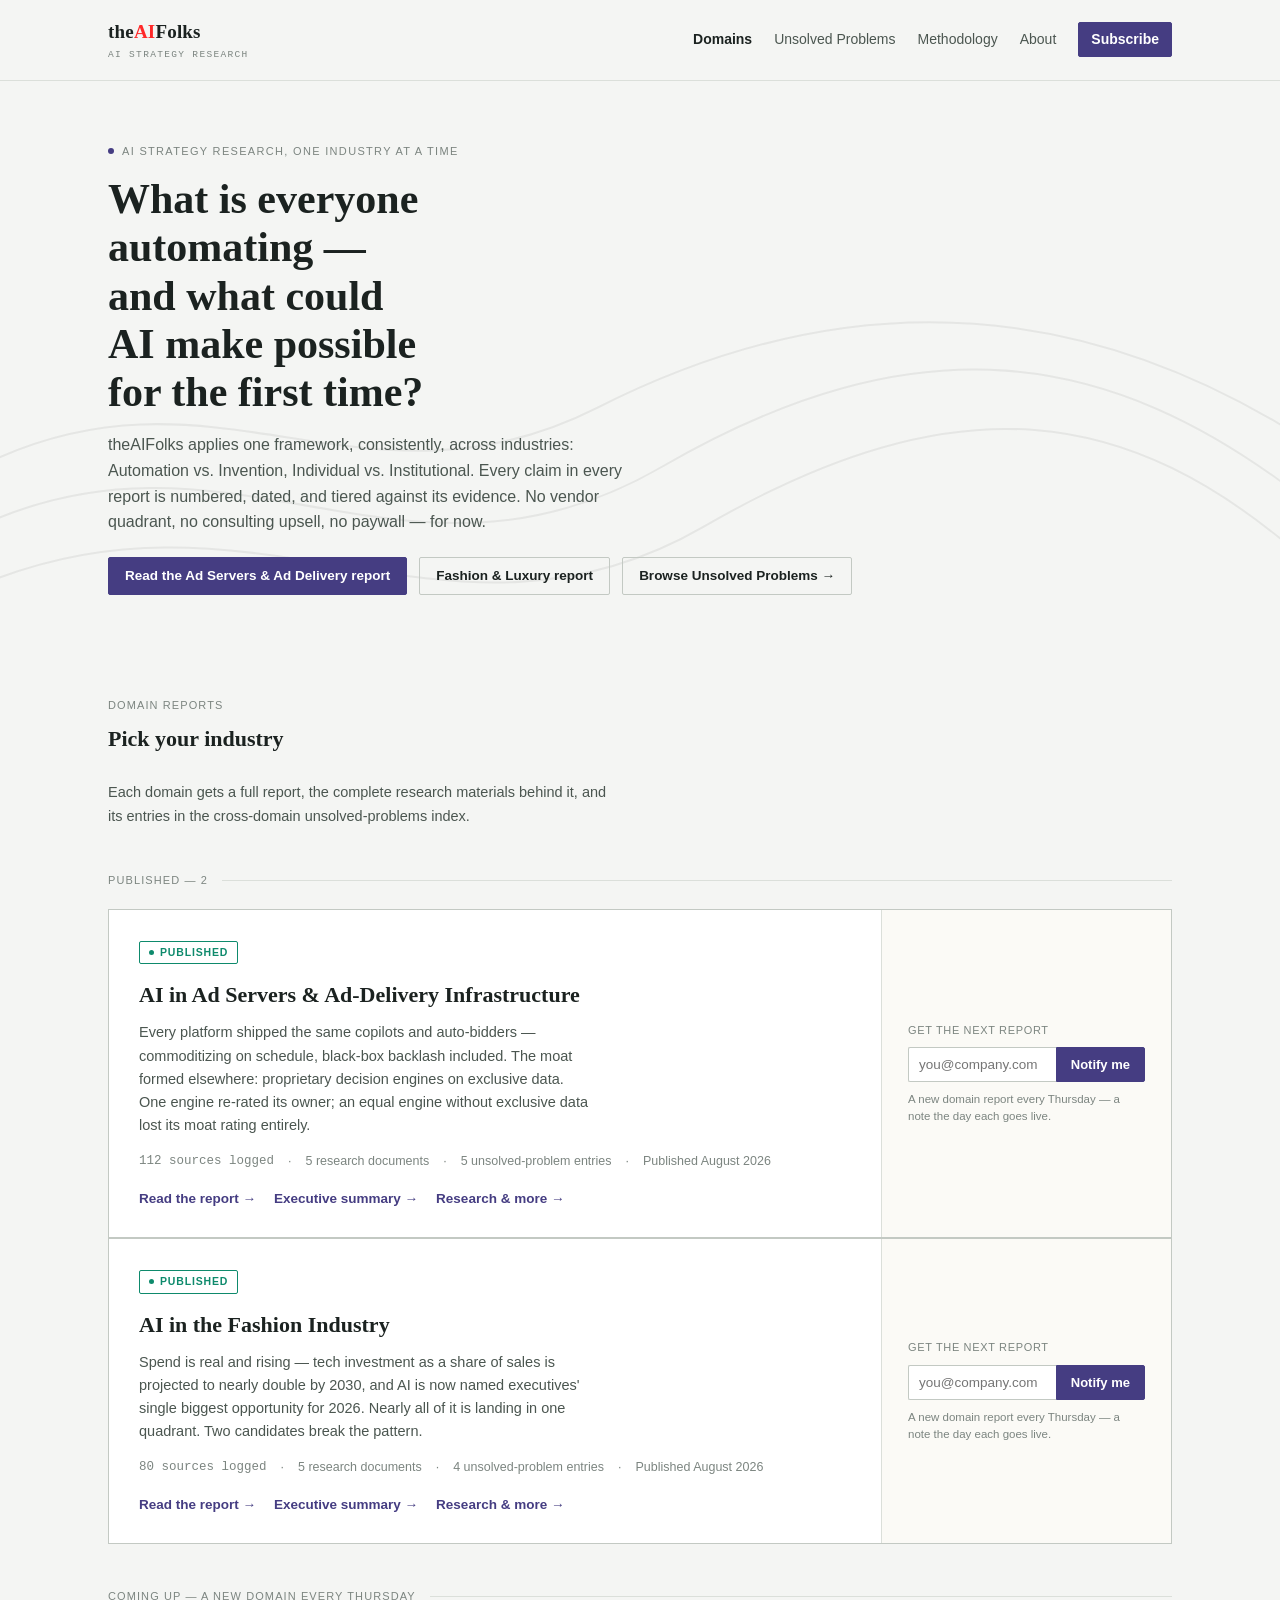
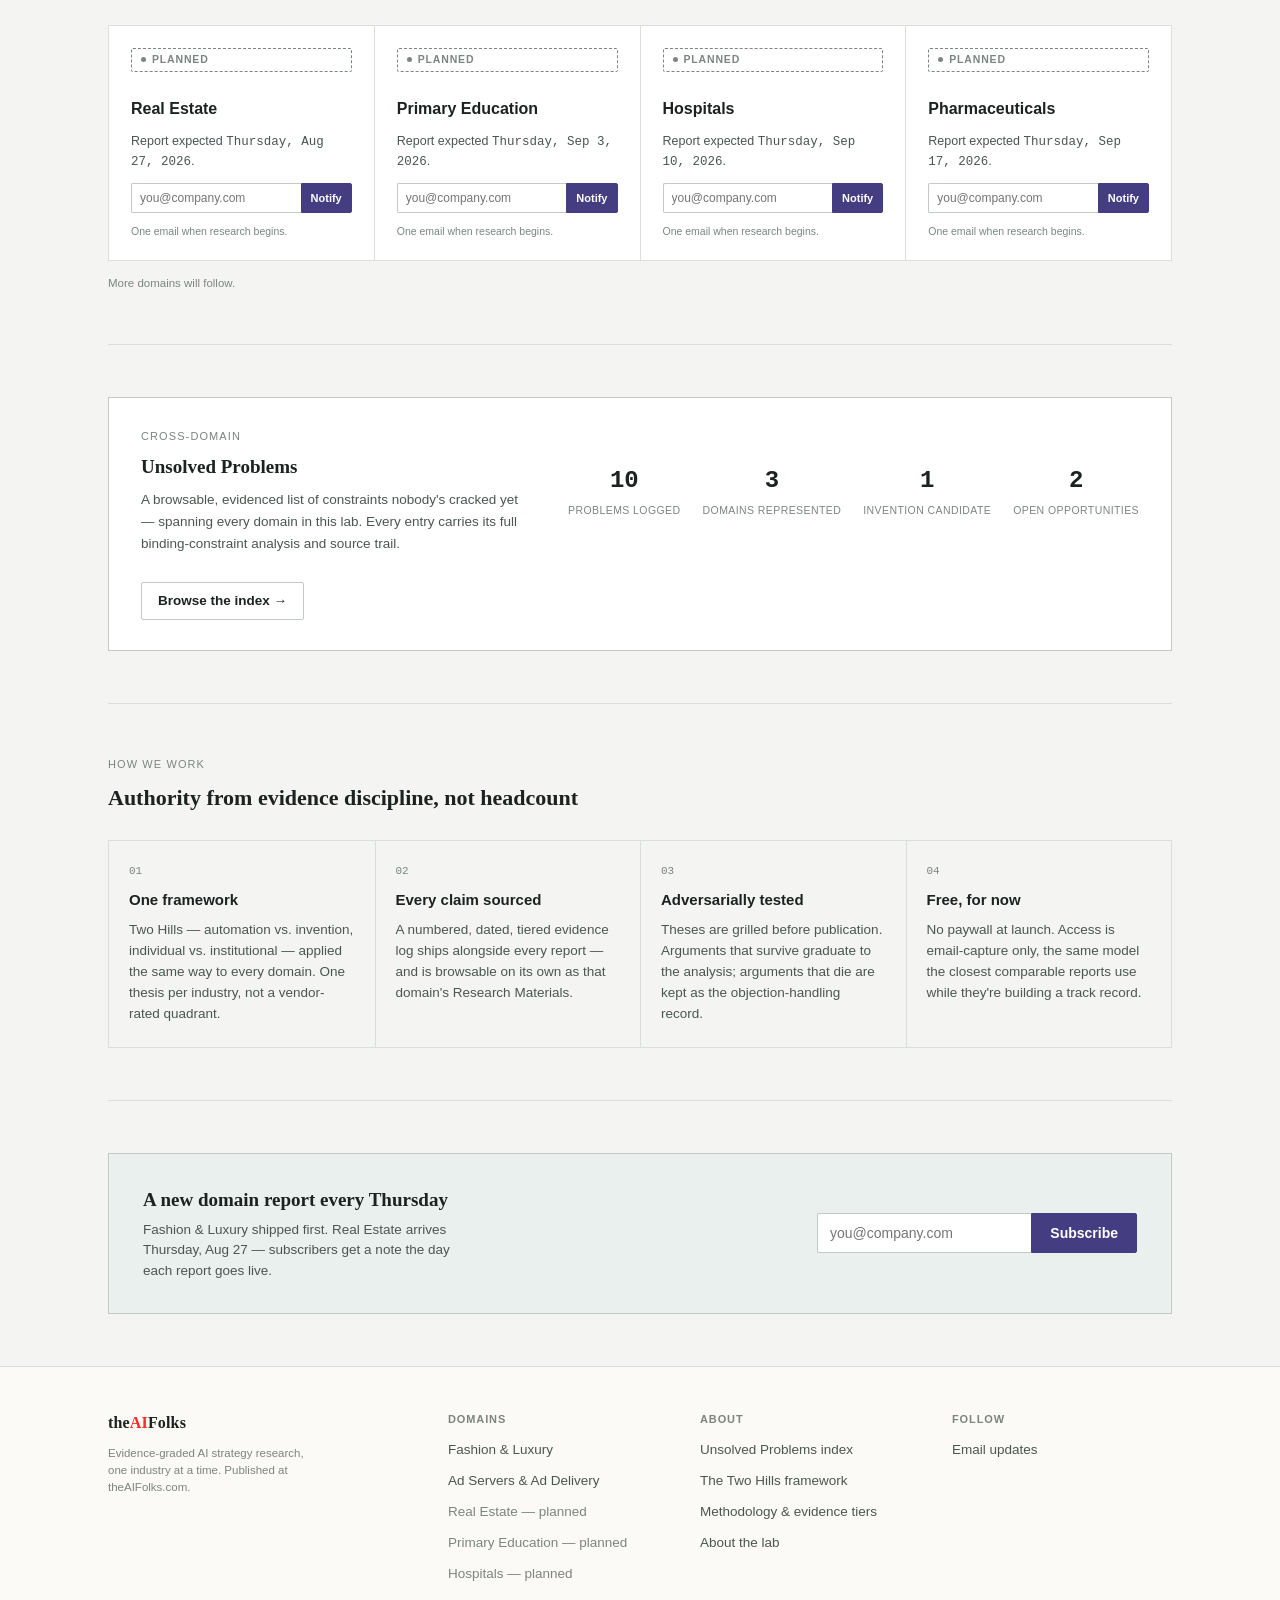
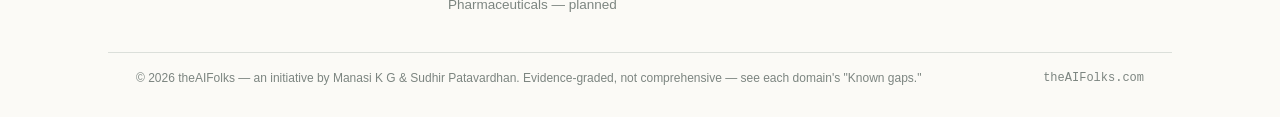
<file: docs/index.html>
<!doctype html>
<html lang="en">
<head>
<!-- Google tag (gtag.js) -->
<script async src="https://www.googletagmanager.com/gtag/js?id=G-B6Q7TYNEDR"></script>
<script>
  window.dataLayer = window.dataLayer || [];
  function gtag(){dataLayer.push(arguments);}
  gtag('js', new Date());

  gtag('config', 'G-B6Q7TYNEDR');
</script>
<meta charset="utf-8">
<meta name="viewport" content="width=device-width,initial-scale=1">
<title>theAIFolks — evidence-graded AI strategy research, one industry at a time</title>
<meta name="description" content="theAIFolks applies one framework — Automation vs. Invention, Individual vs. Institutional — across industries. Every claim numbered, dated, and tiered against its evidence.">
<meta property="og:title" content="theAIFolks — theAIFolks.com">
<meta property="og:description" content="Evidence-graded AI strategy research, one industry at a time. No vendor quadrant, no paywall.">
<meta property="og:type" content="website">
<link rel="icon" href="data:image/svg+xml,%3Csvg xmlns='http://www.w3.org/2000/svg' viewBox='0 0 32 32'%3E%3Crect width='32' height='32' fill='%23453D82'/%3E%3Cpath d='M2 26 L11 12 L17 20 L23 9 L30 26 Z' fill='%23F4F5F3'/%3E%3C/svg%3E">
<link rel="stylesheet" href="assets/css/site.css?v=3">
<script src="assets/js/site.js?v=3" defer></script>
</head>
<body>
<a class="skip-link" href="#main">Skip to content</a>

<header class="site-header">
  <div class="site-header-inner">
    <a href="./" class="wordmark">
      <span class="name">the<span class="ai">AI</span>Folks</span>
      <span class="tag mono">AI Strategy Research</span>
    </a>
    <nav class="site-nav" aria-label="Primary">
      <a href="./" aria-current="page">Domains</a>
      <a href="problems/">Unsolved Problems</a>
      <a href="methodology.html">Methodology</a>
      <a href="about.html">About</a>
      <a class="btn btn-sm" href="#subscribe">Subscribe</a>
    </nav>
  </div>
</header>

<main id="main">

<div class="contour-field">
  <svg class="contours" viewBox="0 0 1200 380" preserveAspectRatio="none" aria-hidden="true">
    <path d="M -20 300 C 220 220, 380 360, 620 260 S 1040 180, 1220 280" fill="none" stroke="var(--contour)" stroke-width="1.4"/>
    <path d="M -20 340 C 240 260, 420 400, 660 300 S 1060 220, 1220 320" fill="none" stroke="var(--contour)" stroke-width="1.4"/>
    <path d="M -20 260 C 200 180, 340 300, 560 220 S 1000 140, 1220 240" fill="none" stroke="var(--contour)" stroke-width="1.4"/>
  </svg>
  <div class="container">
    <section class="hero no-rule">
      <span class="eyebrow"><span class="dot"></span>AI strategy research, one industry at a time</span>
      <h1 class="serif">What is everyone automating&nbsp;— and what could AI make possible for the first time?</h1>
      <p class="sub">theAIFolks applies one framework, consistently, across industries: Automation vs. Invention, Individual vs. Institutional. Every claim in every report is numbered, dated, and tiered against its evidence. No vendor quadrant, no consulting upsell, no paywall — for now.</p>
      <div class="hero-actions">
        <a href="domains/ad-servers/report.html" class="btn">Read the Ad Servers &amp; Ad Delivery report</a>
        <a href="domains/fashion/report.html" class="btn btn-ghost">Fashion &amp; Luxury report</a>
        <a href="problems/" class="btn btn-ghost">Browse Unsolved Problems →</a>
      </div>
    </section>
  </div>
</div>

<div class="container">

  <section id="domains" class="no-rule">
    <div class="section-head">
      <div>
        <span class="section-kicker">Domain reports</span>
        <h2>Pick your industry</h2>
      </div>
    </div>
    <p class="section-intro" style="margin-bottom:26px;">Each domain gets a full report, the complete research materials behind it, and its entries in the cross-domain unsolved-problems index.</p>

    <div class="tier-divider">
      <span class="lbl">Published — 2</span>
      <span class="line"></span>
    </div>

    <div class="domain-card">
      <div class="domain-card-main">
        <span class="status-chip published"><span class="dot"></span>Published</span>
        <h3 class="serif">AI in Ad Servers &amp; Ad-Delivery Infrastructure</h3>
        <p class="desc">Every platform shipped the same copilots and auto-bidders — commoditizing on schedule, black-box backlash included. The moat formed elsewhere: proprietary decision engines on exclusive data. One engine re-rated its owner; an equal engine without exclusive data lost its moat rating entirely.</p>
        <div class="meta">
          <span class="mono">112 sources logged</span>
          <span aria-hidden="true">·</span>
          <span>5 research documents</span>
          <span aria-hidden="true">·</span>
          <span>5 unsolved-problem entries</span>
          <span aria-hidden="true">·</span>
          <span>Published August 2026</span>
        </div>
        <div class="domain-card-actions">
          <a href="domains/ad-servers/report.html" class="link-arrow">Read the report →</a>
          <a href="domains/ad-servers/summary.html" class="link-arrow">Executive summary →</a>
          <a href="domains/ad-servers/" class="link-arrow">Research &amp; more →</a>
        </div>
      </div>
      <div class="domain-card-side">
        <label for="notify-ad-servers">Get the next report</label>
        <form class="notify-row" action="https://app.kit.com/forms/9828204/subscriptions" method="POST">
          <input id="notify-ad-servers" type="email" name="email_address" required placeholder="you@company.com">
          <input type="hidden" name="context" value="notify-ad-servers">
          <button type="submit">Notify me</button>
        </form>
        <p class="fineprint">A new domain report every Thursday — a note the day each goes live.</p>
      </div>
    </div>

    <div class="domain-card">
      <div class="domain-card-main">
        <span class="status-chip published"><span class="dot"></span>Published</span>
        <h3 class="serif">AI in the Fashion Industry</h3>
        <p class="desc">Spend is real and rising — tech investment as a share of sales is projected to nearly double by 2030, and AI is now named executives' single biggest opportunity for 2026. Nearly all of it is landing in one quadrant. Two candidates break the pattern.</p>
        <div class="meta">
          <span class="mono">80 sources logged</span>
          <span aria-hidden="true">·</span>
          <span>5 research documents</span>
          <span aria-hidden="true">·</span>
          <span>4 unsolved-problem entries</span>
          <span aria-hidden="true">·</span>
          <span>Published August 2026</span>
        </div>
        <div class="domain-card-actions">
          <a href="domains/fashion/report.html" class="link-arrow">Read the report →</a>
          <a href="domains/fashion/summary.html" class="link-arrow">Executive summary →</a>
          <a href="domains/fashion/" class="link-arrow">Research &amp; more →</a>
        </div>
      </div>
      <div class="domain-card-side">
        <label for="notify-fashion">Get the next report</label>
        <form class="notify-row" action="https://app.kit.com/forms/9828204/subscriptions" method="POST">
          <input id="notify-fashion" type="email" name="email_address" required placeholder="you@company.com">
          <input type="hidden" name="context" value="notify-fashion">
          <button type="submit">Notify me</button>
        </form>
        <p class="fineprint">A new domain report every Thursday — a note the day each goes live.</p>
      </div>
    </div>

    <div class="tier-divider">
      <span class="lbl">Coming up — a new domain every Thursday</span>
      <span class="line"></span>
    </div>

    <div class="domain-grid-planned">
      <div class="planned-card">
        <span class="status-chip planned"><span class="dot"></span>Planned</span>
        <h3>Real Estate</h3>
        <p class="pdesc">Report expected <span class="mono">Thursday, Aug 27, 2026</span>.</p>
        <form class="notify-row" action="https://app.kit.com/forms/9828204/subscriptions" method="POST">
          <input type="email" name="email_address" required placeholder="you@company.com" aria-label="Email address — notify me about Real Estate">
          <input type="hidden" name="context" value="notify-real-estate">
          <button type="submit">Notify</button>
        </form>
        <p class="fineprint">One email when research begins.</p>
      </div>
      <div class="planned-card">
        <span class="status-chip planned"><span class="dot"></span>Planned</span>
        <h3>Primary Education</h3>
        <p class="pdesc">Report expected <span class="mono">Thursday, Sep 3, 2026</span>.</p>
        <form class="notify-row" action="https://app.kit.com/forms/9828204/subscriptions" method="POST">
          <input type="email" name="email_address" required placeholder="you@company.com" aria-label="Email address — notify me about Primary Education">
          <input type="hidden" name="context" value="notify-primary-education">
          <button type="submit">Notify</button>
        </form>
        <p class="fineprint">One email when research begins.</p>
      </div>
      <div class="planned-card">
        <span class="status-chip planned"><span class="dot"></span>Planned</span>
        <h3>Hospitals</h3>
        <p class="pdesc">Report expected <span class="mono">Thursday, Sep 10, 2026</span>.</p>
        <form class="notify-row" action="https://app.kit.com/forms/9828204/subscriptions" method="POST">
          <input type="email" name="email_address" required placeholder="you@company.com" aria-label="Email address — notify me about Hospitals">
          <input type="hidden" name="context" value="notify-hospitals">
          <button type="submit">Notify</button>
        </form>
        <p class="fineprint">One email when research begins.</p>
      </div>
      <div class="planned-card">
        <span class="status-chip planned"><span class="dot"></span>Planned</span>
        <h3>Pharmaceuticals</h3>
        <p class="pdesc">Report expected <span class="mono">Thursday, Sep 17, 2026</span>.</p>
        <form class="notify-row" action="https://app.kit.com/forms/9828204/subscriptions" method="POST">
          <input type="email" name="email_address" required placeholder="you@company.com" aria-label="Email address — notify me about Pharmaceuticals">
          <input type="hidden" name="context" value="notify-pharmaceuticals">
          <button type="submit">Notify</button>
        </form>
        <p class="fineprint">One email when research begins.</p>
      </div>
    </div>
    <p class="fineprint" style="margin-top:14px;">More domains will follow.</p>
  </section>

  <section aria-label="Unsolved Problems teaser">
    <div class="problems-teaser">
      <div class="txt">
        <span class="section-kicker">Cross-domain</span>
        <h2 class="serif">Unsolved Problems</h2>
        <p>A browsable, evidenced list of constraints nobody's cracked yet — spanning every domain in this lab. Every entry carries its full binding-constraint analysis and source trail.</p>
      </div>
      <div class="stat-strip">
        <div class="s"><div class="v mono">10</div><div class="l">Problems logged</div></div>
        <div class="s"><div class="v mono">3</div><div class="l">Domains represented</div></div>
        <div class="s"><div class="v mono">1</div><div class="l">Invention candidate</div></div>
        <div class="s"><div class="v mono">2</div><div class="l">Open opportunities</div></div>
      </div>
      <a href="problems/" class="btn btn-ghost">Browse the index →</a>
    </div>
  </section>

  <section aria-label="How we work">
    <div class="section-head">
      <div>
        <span class="section-kicker">How we work</span>
        <h2>Authority from evidence discipline, not headcount</h2>
      </div>
    </div>
    <div class="work-grid">
      <div class="work-cell">
        <div class="num mono">01</div>
        <h3>One framework</h3>
        <p>Two Hills — automation vs. invention, individual vs. institutional — applied the same way to every domain. One thesis per industry, not a vendor-rated quadrant.</p>
      </div>
      <div class="work-cell">
        <div class="num mono">02</div>
        <h3>Every claim sourced</h3>
        <p>A numbered, dated, tiered evidence log ships alongside every report — and is browsable on its own as that domain's Research Materials.</p>
      </div>
      <div class="work-cell">
        <div class="num mono">03</div>
        <h3>Adversarially tested</h3>
        <p>Theses are grilled before publication. Arguments that survive graduate to the analysis; arguments that die are kept as the objection-handling record.</p>
      </div>
      <div class="work-cell">
        <div class="num mono">04</div>
        <h3>Free, for now</h3>
        <p>No paywall at launch. Access is email-capture only, the same model the closest comparable reports use while they're building a track record.</p>
      </div>
    </div>
  </section>

  <section id="subscribe">
    <div class="subscribe-block">
      <div>
        <h2 class="serif">A new domain report every Thursday</h2>
        <p>Fashion &amp; Luxury shipped first. Real Estate arrives Thursday, Aug 27 — subscribers get a note the day each report goes live.</p>
      </div>
      <form class="subscribe-form" action="https://app.kit.com/forms/9828204/subscriptions" method="POST">
        <input type="email" name="email_address" required placeholder="you@company.com" aria-label="Email address">
        <input type="hidden" name="context" value="home-subscribe">
        <button type="submit">Subscribe</button>
      </form>
    </div>
  </section>

</div>
</main>

<footer class="site-footer">
  <div class="container">
    <div class="footer-grid">
      <div>
        <span class="wordmark"><span class="name" style="font-size:16px;">the<span class="ai">AI</span>Folks</span></span>
        <p class="fineprint" style="margin-top:10px;max-width:32ch;">Evidence-graded AI strategy research, one industry at a time. Published at theAIFolks.com.</p>
      </div>
      <div>
        <h2>Domains</h2>
        <ul>
          <li><a href="domains/fashion/">Fashion &amp; Luxury</a></li>
          <li><a href="domains/ad-servers/">Ad Servers &amp; Ad Delivery</a></li>
          <li><span class="planned-link">Real Estate — planned</span></li>
          <li><span class="planned-link">Primary Education — planned</span></li>
          <li><span class="planned-link">Hospitals — planned</span></li>
          <li><span class="planned-link">Pharmaceuticals — planned</span></li>
        </ul>
      </div>
      <div>
        <h2>About</h2>
        <ul>
          <li><a href="problems/">Unsolved Problems index</a></li>
          <li><a href="methodology.html">The Two Hills framework</a></li>
          <li><a href="methodology.html#tiers">Methodology &amp; evidence tiers</a></li>
          <li><a href="about.html">About the lab</a></li>
        </ul>
      </div>
      <div>
        <h2>Follow</h2>
        <ul>
          <li><a href="#subscribe">Email updates</a></li>
        </ul>
      </div>
    </div>
    <div class="footer-bottom">
      <span>© 2026 theAIFolks — an initiative by Manasi K G &amp; Sudhir Patavardhan. Evidence-graded, not comprehensive — see each domain's "Known gaps."</span>
      <span class="mono">theAIFolks.com</span>
    </div>
  </div>
</footer>
</body>
</html>
</file>
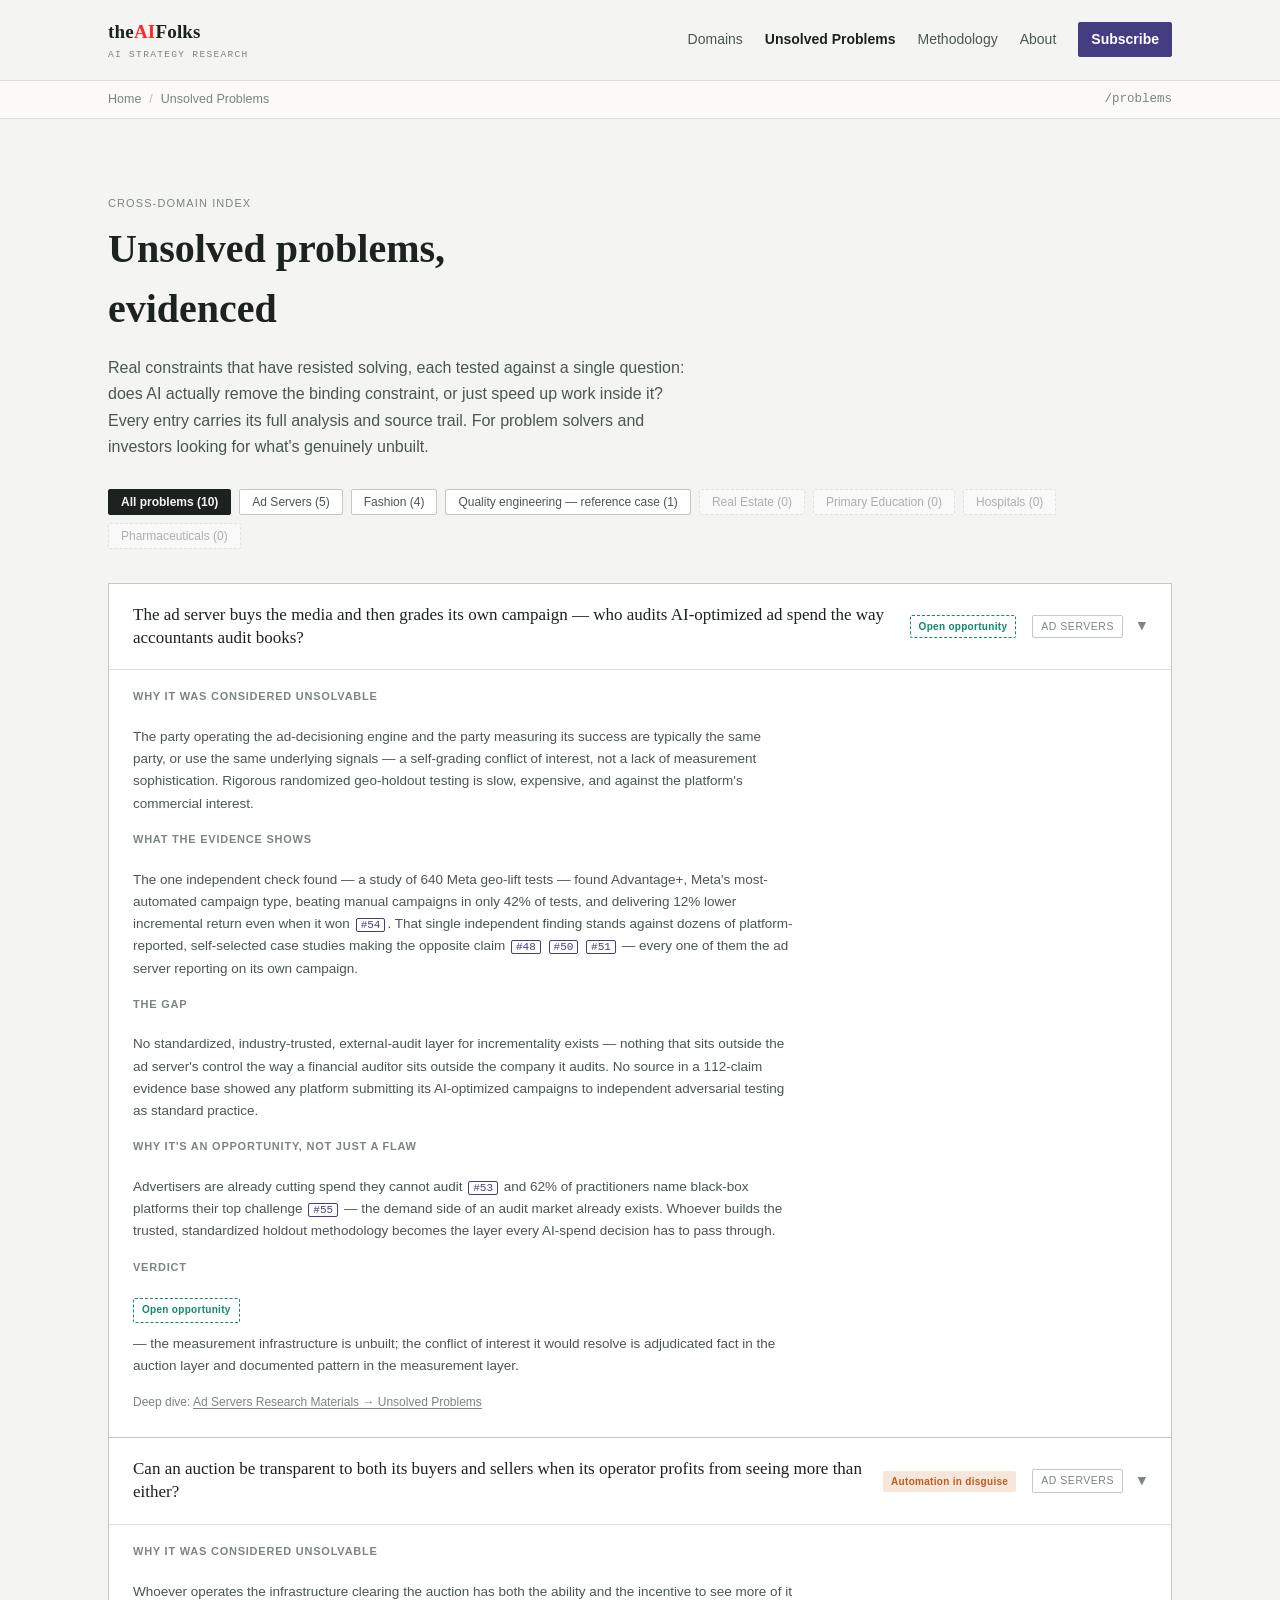
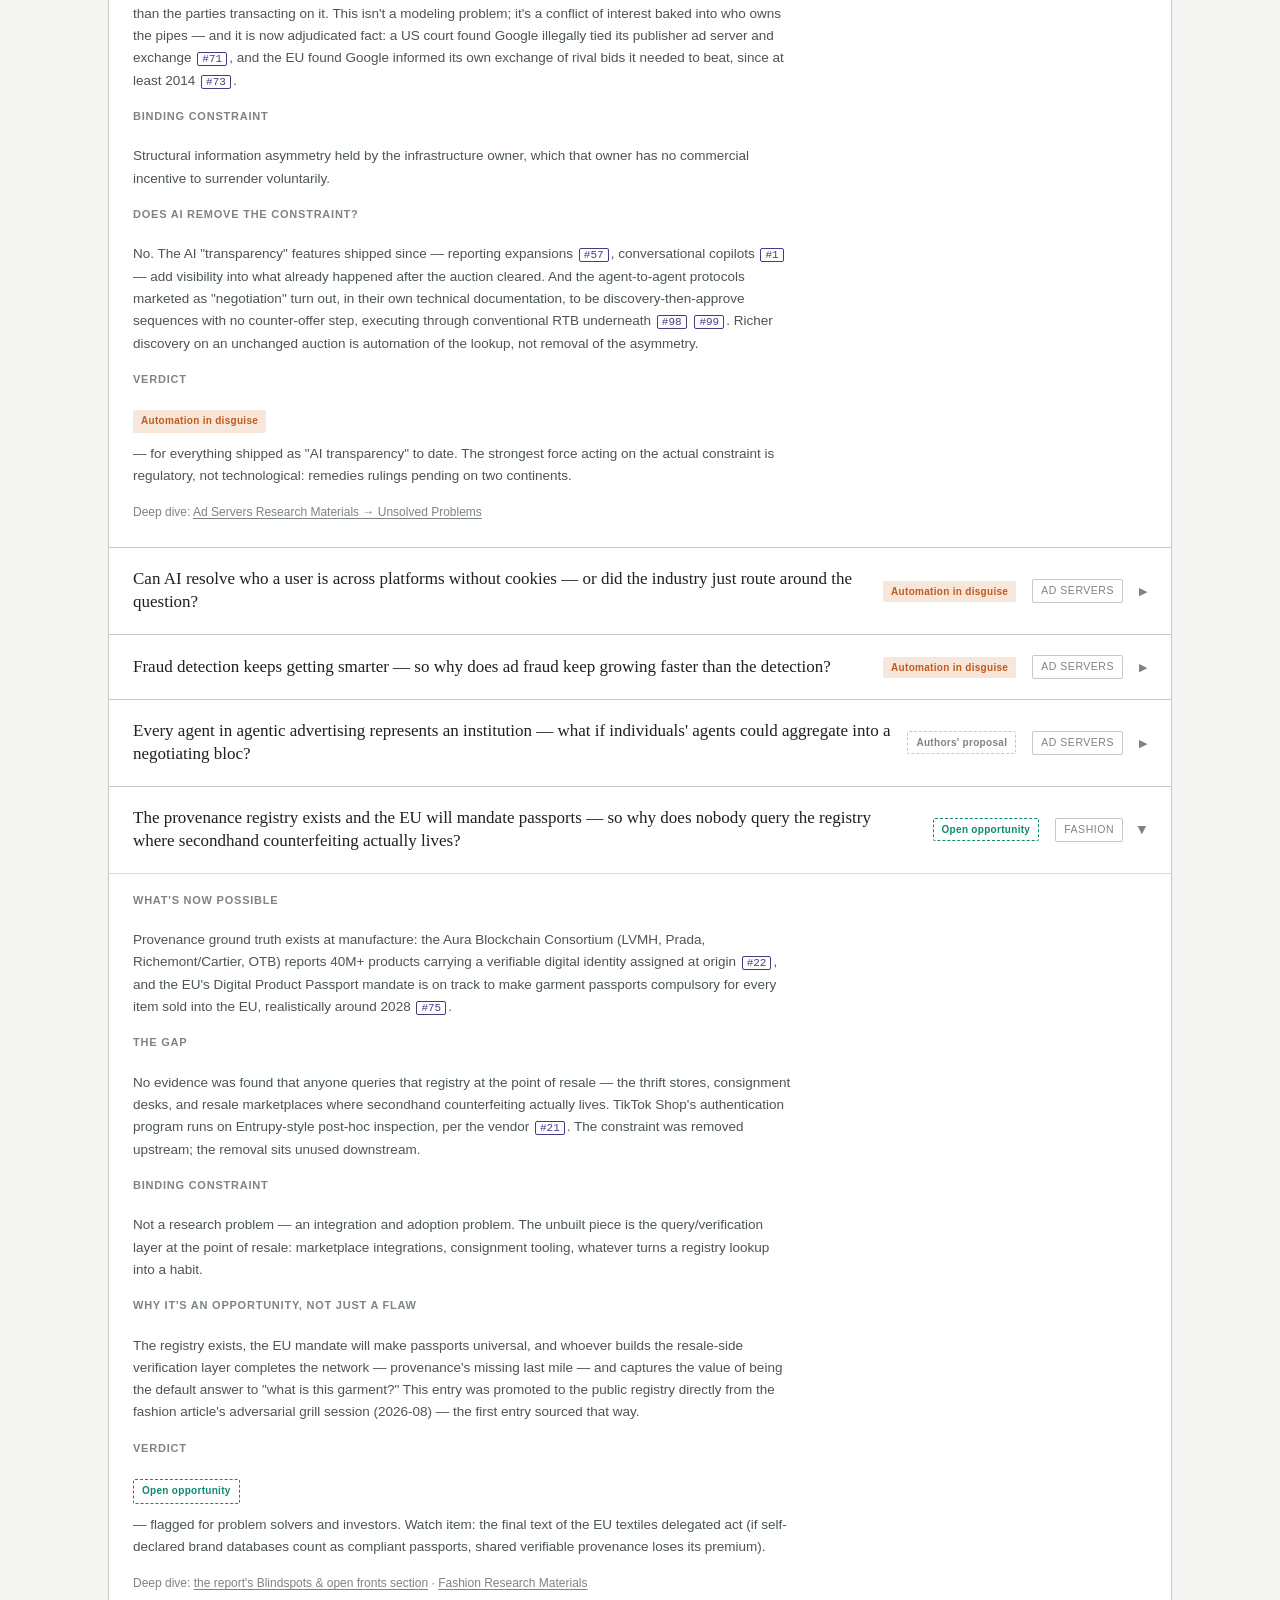
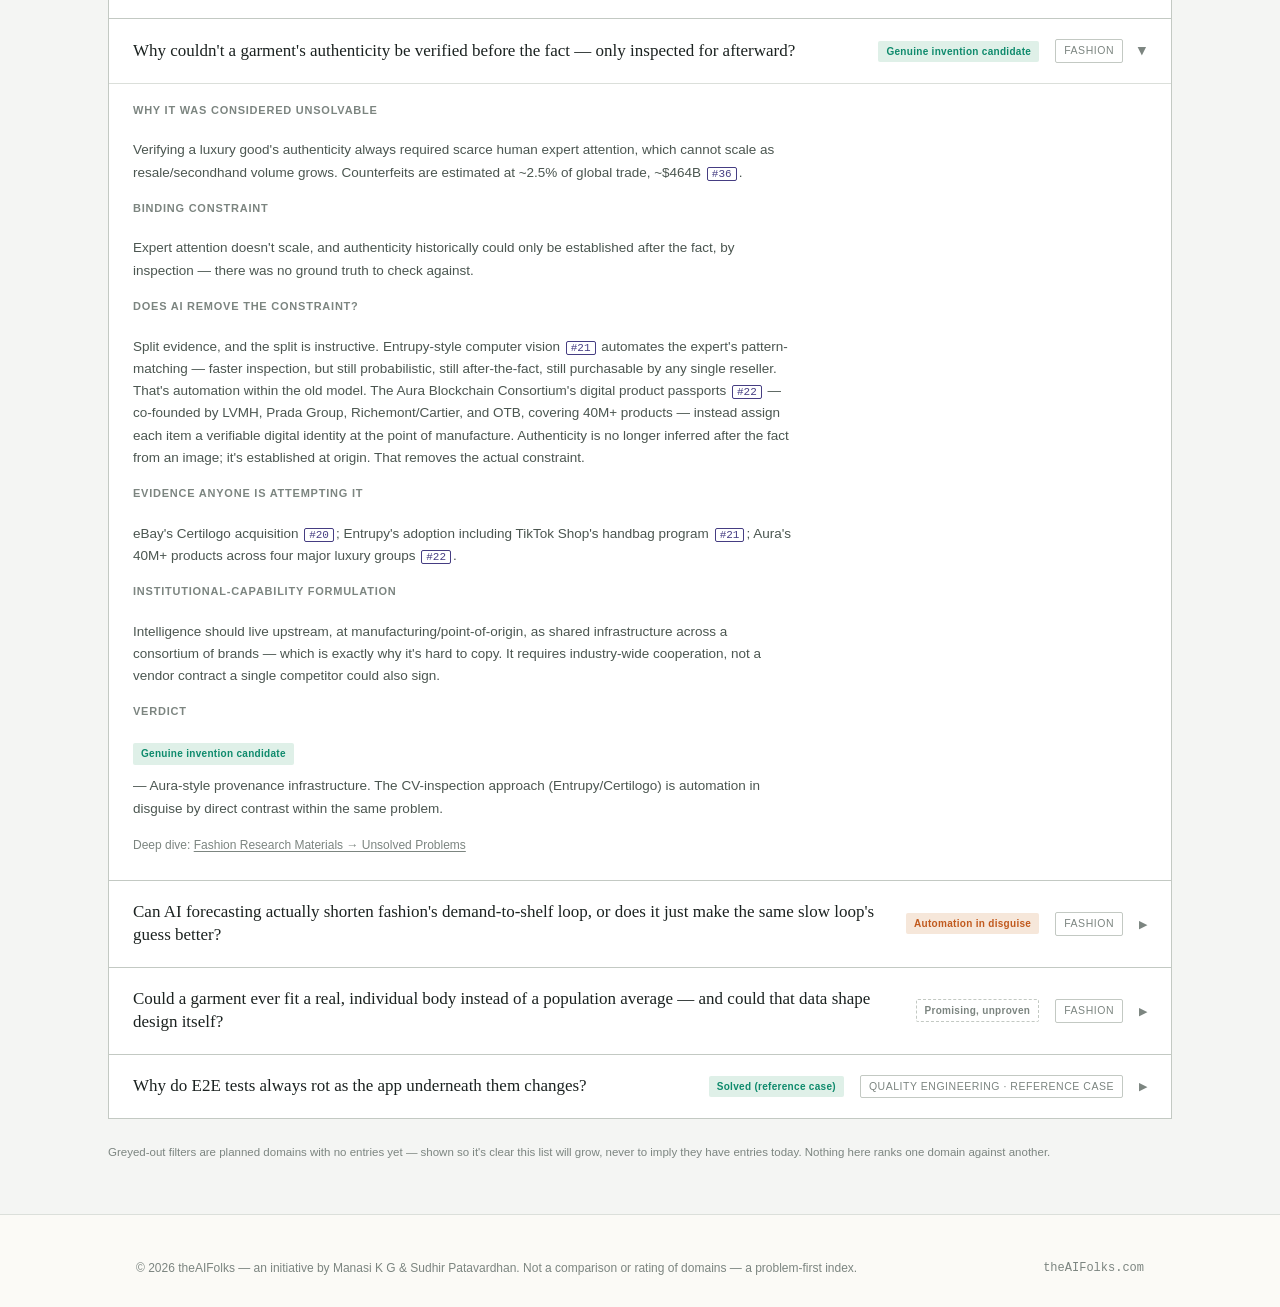
<file: docs/problems/index.html>
<!doctype html>
<html lang="en">
<head>
<!-- Google tag (gtag.js) -->
<script async src="https://www.googletagmanager.com/gtag/js?id=G-B6Q7TYNEDR"></script>
<script>
  window.dataLayer = window.dataLayer || [];
  function gtag(){dataLayer.push(arguments);}
  gtag('js', new Date());

  gtag('config', 'G-B6Q7TYNEDR');
</script>
<meta charset="utf-8">
<meta name="viewport" content="width=device-width,initial-scale=1">
<title>Unsolved Problems — theAIFolks</title>
<meta name="description" content="A cross-domain index of constraints nobody's cracked yet — each tested against one question: does AI remove the binding constraint, or just speed up work inside it? Full analysis and source trail on every entry.">
<meta property="og:title" content="Unsolved Problems, evidenced — theAIFolks">
<meta property="og:description" content="Real constraints that resisted solving, with full binding-constraint analysis and source trails — framed for problem solvers and investors.">
<meta property="og:type" content="website">
<link rel="icon" href="data:image/svg+xml,%3Csvg xmlns='http://www.w3.org/2000/svg' viewBox='0 0 32 32'%3E%3Crect width='32' height='32' fill='%23453D82'/%3E%3Cpath d='M2 26 L11 12 L17 20 L23 9 L30 26 Z' fill='%23F4F5F3'/%3E%3C/svg%3E">
<link rel="stylesheet" href="../assets/css/site.css?v=3">
<script src="../assets/js/site.js?v=3" defer></script>
</head>
<body>
<a class="skip-link" href="#main">Skip to content</a>

<header class="site-header">
  <div class="site-header-inner">
    <a href="../" class="wordmark">
      <span class="name">the<span class="ai">AI</span>Folks</span>
      <span class="tag mono">AI Strategy Research</span>
    </a>
    <nav class="site-nav" aria-label="Primary">
      <a href="../">Domains</a>
      <a href="./" aria-current="page">Unsolved Problems</a>
      <a href="../methodology.html">Methodology</a>
      <a href="../about.html">About</a>
      <a class="btn btn-sm" href="../index.html#subscribe">Subscribe</a>
    </nav>
  </div>
</header>

<div class="breadcrumb">
  <nav class="breadcrumb-inner" aria-label="Breadcrumb">
    <a href="../">Home</a><span class="sep" aria-hidden="true">/</span><span aria-current="page">Unsolved Problems</span>
    <span class="breadcrumb-url mono">/problems</span>
  </nav>
</div>

<main id="main">
<div class="container">

  <section class="no-rule" style="padding-bottom:8px;">
    <span class="section-kicker" style="margin-top:24px;">Cross-domain index</span>
    <h1 class="serif" style="font-size:clamp(27px,3.8vw,40px);max-width:22ch;">Unsolved problems, evidenced</h1>
    <p class="problems-intro">Real constraints that have resisted solving, each tested against a single question: does AI actually remove the binding constraint, or just speed up work inside it? Every entry carries its full analysis and source trail. For problem solvers and investors looking for what's genuinely unbuilt.</p>

    <div class="problems-filter-row" data-problems-filter>
      <button type="button" class="filter-chip" data-domain="all" aria-pressed="true">All problems (10)</button>
      <button type="button" class="filter-chip" data-domain="ad-servers" aria-pressed="false">Ad Servers (5)</button>
      <button type="button" class="filter-chip" data-domain="fashion" aria-pressed="false">Fashion (4)</button>
      <button type="button" class="filter-chip" data-domain="quality-engineering" aria-pressed="false">Quality engineering — reference case (1)</button>
      <button type="button" class="filter-chip disabled" disabled title="Planned domain — no entries yet">Real Estate (0)</button>
      <button type="button" class="filter-chip disabled" disabled title="Planned domain — no entries yet">Primary Education (0)</button>
      <button type="button" class="filter-chip disabled" disabled title="Planned domain — no entries yet">Hospitals (0)</button>
      <button type="button" class="filter-chip disabled" disabled title="Planned domain — no entries yet">Pharmaceuticals (0)</button>
    </div>
  </section>

  <section class="no-rule" style="padding-top:26px;">

    <details class="problem-card" data-domain="ad-servers" id="ad-servers" open>
      <summary>
        <span class="q">The ad server buys the media and then grades its own campaign — who audits AI-optimized ad spend the way accountants audit books?</span>
        <span class="verdict-pill open">Open opportunity</span>
        <span class="domain-tag-pill">Ad Servers</span>
        <span class="chev" aria-hidden="true">▶</span>
      </summary>
      <div class="pbody">
        <dl>
          <dt>Why it was considered unsolvable</dt>
          <dd>The party operating the ad-decisioning engine and the party measuring its success are typically the same party, or use the same underlying signals — a self-grading conflict of interest, not a lack of measurement sophistication. Rigorous randomized geo-holdout testing is slow, expensive, and against the platform's commercial interest.</dd>
          <dt>What the evidence shows</dt>
          <dd>The one independent check found — a study of 640 Meta geo-lift tests — found Advantage+, Meta's most-automated campaign type, beating manual campaigns in only 42% of tests, and delivering 12% lower incremental return even when it won <a class="cite" href="../domains/ad-servers/report.html#src-54">#54</a>. That single independent finding stands against dozens of platform-reported, self-selected case studies making the opposite claim <a class="cite" href="../domains/ad-servers/report.html#src-48">#48</a> <a class="cite" href="../domains/ad-servers/report.html#src-50">#50</a> <a class="cite" href="../domains/ad-servers/report.html#src-51">#51</a> — every one of them the ad server reporting on its own campaign.</dd>
          <dt>The gap</dt>
          <dd>No standardized, industry-trusted, external-audit layer for incrementality exists — nothing that sits outside the ad server's control the way a financial auditor sits outside the company it audits. No source in a 112-claim evidence base showed any platform submitting its AI-optimized campaigns to independent adversarial testing as standard practice.</dd>
          <dt>Why it's an opportunity, not just a flaw</dt>
          <dd>Advertisers are already cutting spend they cannot audit <a class="cite" href="../domains/ad-servers/report.html#src-53">#53</a> and 62% of practitioners name black-box platforms their top challenge <a class="cite" href="../domains/ad-servers/report.html#src-55">#55</a> — the demand side of an audit market already exists. Whoever builds the trusted, standardized holdout methodology becomes the layer every AI-spend decision has to pass through.</dd>
          <dt>Verdict</dt>
          <dd class="verdict-line"><span class="verdict-pill open">Open opportunity</span><span>— the measurement infrastructure is unbuilt; the conflict of interest it would resolve is adjudicated fact in the auction layer and documented pattern in the measurement layer.</span></dd>
        </dl>
        <p class="deep-dive">Deep dive: <a href="../domains/ad-servers/research.html#rm-problems">Ad Servers Research Materials → Unsolved Problems</a></p>
      </div>
    </details>

    <details class="problem-card" data-domain="ad-servers" open>
      <summary>
        <span class="q">Can an auction be transparent to both its buyers and sellers when its operator profits from seeing more than either?</span>
        <span class="verdict-pill pa">Automation in disguise</span>
        <span class="domain-tag-pill">Ad Servers</span>
        <span class="chev" aria-hidden="true">▶</span>
      </summary>
      <div class="pbody">
        <dl>
          <dt>Why it was considered unsolvable</dt>
          <dd>Whoever operates the infrastructure clearing the auction has both the ability and the incentive to see more of it than the parties transacting on it. This isn't a modeling problem; it's a conflict of interest baked into who owns the pipes — and it is now adjudicated fact: a US court found Google illegally tied its publisher ad server and exchange <a class="cite" href="../domains/ad-servers/report.html#src-71">#71</a>, and the EU found Google informed its own exchange of rival bids it needed to beat, since at least 2014 <a class="cite" href="../domains/ad-servers/report.html#src-73">#73</a>.</dd>
          <dt>Binding constraint</dt>
          <dd>Structural information asymmetry held by the infrastructure owner, which that owner has no commercial incentive to surrender voluntarily.</dd>
          <dt>Does AI remove the constraint?</dt>
          <dd>No. The AI "transparency" features shipped since — reporting expansions <a class="cite" href="../domains/ad-servers/report.html#src-57">#57</a>, conversational copilots <a class="cite" href="../domains/ad-servers/report.html#src-1">#1</a> — add visibility into what already happened after the auction cleared. And the agent-to-agent protocols marketed as "negotiation" turn out, in their own technical documentation, to be discovery-then-approve sequences with no counter-offer step, executing through conventional RTB underneath <a class="cite" href="../domains/ad-servers/report.html#src-98">#98</a> <a class="cite" href="../domains/ad-servers/report.html#src-99">#99</a>. Richer discovery on an unchanged auction is automation of the lookup, not removal of the asymmetry.</dd>
          <dt>Verdict</dt>
          <dd class="verdict-line"><span class="verdict-pill pa">Automation in disguise</span><span>— for everything shipped as "AI transparency" to date. The strongest force acting on the actual constraint is regulatory, not technological: remedies rulings pending on two continents.</span></dd>
        </dl>
        <p class="deep-dive">Deep dive: <a href="../domains/ad-servers/research.html#rm-problems">Ad Servers Research Materials → Unsolved Problems</a></p>
      </div>
    </details>

    <details class="problem-card" data-domain="ad-servers">
      <summary>
        <span class="q">Can AI resolve who a user is across platforms without cookies — or did the industry just route around the question?</span>
        <span class="verdict-pill pa">Automation in disguise</span>
        <span class="domain-tag-pill">Ad Servers</span>
        <span class="chev" aria-hidden="true">▶</span>
      </summary>
      <div class="pbody">
        <dl>
          <dt>Why it was considered unsolvable</dt>
          <dd>Recognizing the same user across publishers and platforms requires either a shared ground truth no single company controls, or invasive tracking that browsers and regulators are closing off. No modeling skill substitutes for parties who won't share data.</dd>
          <dt>Binding constraint</dt>
          <dd>A coordination and consent problem across many independent controllers of the user relationship — not a technical resolution problem.</dd>
          <dt>Does AI remove the constraint?</dt>
          <dd>No — and the six-year browser-native attempt just failed: Google reversed its cookie-deprecation plan and retired more than ten Privacy Sandbox APIs for low adoption <a class="cite" href="../domains/ad-servers/report.html#src-76">#76</a> <a class="cite" href="../domains/ad-servers/report.html#src-77">#77</a>. What scaled instead is deterministic, consent-based identity — UID2 <a class="cite" href="../domains/ad-servers/report.html#src-78">#78</a>, LiveRamp's graph, which Publicis is buying outright for $2.17B <a class="cite" href="../domains/ad-servers/report.html#src-81">#81</a>. AI sits on top of that already-solved consent layer as an access interface; it is not the mechanism that resolves identity. The sharpest confirmation is negative: Morningstar's moat downgrade of The Trade Desk reasoned specifically that UID2, as an open multi-tenant standard, is not an exclusive asset <a class="cite" href="../domains/ad-servers/report.html#src-101">#101</a> <a class="cite" href="../domains/ad-servers/report.html#src-106">#106</a>.</dd>
          <dt>Verdict</dt>
          <dd class="verdict-line"><span class="verdict-pill pa">Automation in disguise</span><span>— identity was solved by consent and acquisition, not by AI. The moat is ownership of the consented graph, and open standards branded "proprietary" are not the same asset.</span></dd>
        </dl>
        <p class="deep-dive">Deep dive: <a href="../domains/ad-servers/research.html#rm-problems">Ad Servers Research Materials → Unsolved Problems</a></p>
      </div>
    </details>

    <details class="problem-card" data-domain="ad-servers">
      <summary>
        <span class="q">Fraud detection keeps getting smarter — so why does ad fraud keep growing faster than the detection?</span>
        <span class="verdict-pill pa">Automation in disguise</span>
        <span class="domain-tag-pill">Ad Servers</span>
        <span class="chev" aria-hidden="true">▶</span>
      </summary>
      <div class="pbody">
        <dl>
          <dt>Why it was considered unsolvable</dt>
          <dd>An adversarial arms race, not a static classification problem — any detection signal, once learned, gets reverse-engineered and evaded. A fraud model decays the moment it succeeds.</dd>
          <dt>Binding constraint</dt>
          <dd>Adversarial adaptation speed. The defense's historical tooling advantage disappears once both sides hold similarly capable AI.</dd>
          <dt>Does AI remove the constraint?</dt>
          <dd>By the defense's own published numbers, no — the offense is accelerating faster. One verification vendor's telemetry shows bot traffic growing ~8x faster than human traffic, with AI-agent traffic up 7,851% year over year <a class="cite" href="../domains/ad-servers/report.html#src-83">#83</a> (vendor-reported, flagged as such). The industry's newest response is triage, not elimination: classifying declared legitimate AI agents apart from evasive scrapers <a class="cite" href="../domains/ad-servers/report.html#src-84">#84</a>. The standard waste baseline — only $0.36 of every DSP dollar reaching the consumer <a class="cite" href="../domains/ad-servers/report.html#src-82">#82</a> — has not been shown to improve despite years of AI detection tooling deployed at scale.</dd>
          <dt>Institutional-capability formulation</dt>
          <dd>Genuine constraint removal would change what gets paid for — restructuring the incentive that makes fraud profitable — rather than detecting bad impressions faster after the fact. No one in the evidence base is attempting that.</dd>
          <dt>Verdict</dt>
          <dd class="verdict-line"><span class="verdict-pill pa">Automation in disguise</span><span>— and currently losing the acceleration race it entered. The domain's clearest case of AI scaling both sides of a problem at once.</span></dd>
        </dl>
        <p class="deep-dive">Deep dive: <a href="../domains/ad-servers/research.html#rm-problems">Ad Servers Research Materials → Unsolved Problems</a></p>
      </div>
    </details>

    <details class="problem-card" data-domain="ad-servers">
      <summary>
        <span class="q">Every agent in agentic advertising represents an institution — what if individuals' agents could aggregate into a negotiating bloc?</span>
        <span class="verdict-pill neutral">Authors' proposal</span>
        <span class="domain-tag-pill">Ad Servers</span>
        <span class="chev" aria-hidden="true">▶</span>
      </summary>
      <div class="pbody">
        <dl>
          <dt>The structural fact</dt>
          <dd>In every agent-to-agent advertising deal documented in this domain's research, both agents represent institutions — a platform's seller agent, an agency's buyer agent. The consumer, whose attention is the actual product, remains what they have always been: inventory. Individuals have never had a mechanism to negotiate collectively over the terms on which their attention and data are sold.</dd>
          <dt>The proposal</dt>
          <dd>The same protocol infrastructure now being standardized for institutional agents could, in principle, let individuals' agents aggregate into consortia — millions of consumer-side seller agents negotiating as a bloc. That would not automate the existing market; it would seat a new party at the table — the first genuinely new market structure this industry would have seen since the auction itself.</dd>
          <dt>Status</dt>
          <dd>This is the authors' original proposal (Sudhir Patavardhan, 2026-08), offered as such — nothing in the domain's 112-source evidence base shows any vendor building it, and it was deliberately not researched as a market claim to validate. It is logged here because the plumbing being standardized today is exactly the plumbing that would make it possible tomorrow.</dd>
          <dt>Verdict</dt>
          <dd class="verdict-line"><span class="verdict-pill neutral">Authors' proposal</span><span>— forward-looking, unbuilt, and flagged for anyone who wants to build it.</span></dd>
        </dl>
        <p class="deep-dive">Deep dive: <a href="../domains/ad-servers/report.html#blindspots">the report's Blindspots &amp; open fronts section</a></p>
      </div>
    </details>

    <details class="problem-card" data-domain="fashion" id="fashion" open>
      <summary>
        <span class="q">The provenance registry exists and the EU will mandate passports — so why does nobody query the registry where secondhand counterfeiting actually lives?</span>
        <span class="verdict-pill open">Open opportunity</span>
        <span class="domain-tag-pill">Fashion</span>
        <span class="chev" aria-hidden="true">▶</span>
      </summary>
      <div class="pbody">
        <dl>
          <dt>What's now possible</dt>
          <dd>Provenance ground truth exists at manufacture: the Aura Blockchain Consortium (LVMH, Prada, Richemont/Cartier, OTB) reports 40M+ products carrying a verifiable digital identity assigned at origin <a class="cite" href="../domains/fashion/report.html#src-22">#22</a>, and the EU's Digital Product Passport mandate is on track to make garment passports compulsory for every item sold into the EU, realistically around 2028 <a class="cite" href="../domains/fashion/report.html#src-75">#75</a>.</dd>
          <dt>The gap</dt>
          <dd>No evidence was found that anyone queries that registry at the point of resale — the thrift stores, consignment desks, and resale marketplaces where secondhand counterfeiting actually lives. TikTok Shop's authentication program runs on Entrupy-style post-hoc inspection, per the vendor <a class="cite" href="../domains/fashion/report.html#src-21">#21</a>. The constraint was removed upstream; the removal sits unused downstream.</dd>
          <dt>Binding constraint</dt>
          <dd>Not a research problem — an integration and adoption problem. The unbuilt piece is the query/verification layer at the point of resale: marketplace integrations, consignment tooling, whatever turns a registry lookup into a habit.</dd>
          <dt>Why it's an opportunity, not just a flaw</dt>
          <dd>The registry exists, the EU mandate will make passports universal, and whoever builds the resale-side verification layer completes the network — provenance's missing last mile — and captures the value of being the default answer to "what is this garment?" This entry was promoted to the public registry directly from the fashion article's adversarial grill session (2026-08) — the first entry sourced that way.</dd>
          <dt>Verdict</dt>
          <dd class="verdict-line"><span class="verdict-pill open">Open opportunity</span><span>— flagged for problem solvers and investors. Watch item: the final text of the EU textiles delegated act (if self-declared brand databases count as compliant passports, shared verifiable provenance loses its premium).</span></dd>
        </dl>
        <p class="deep-dive">Deep dive: <a href="../domains/fashion/report.html#blindspots">the report's Blindspots &amp; open fronts section</a> · <a href="../domains/fashion/research.html#rm-problems">Fashion Research Materials</a></p>
      </div>
    </details>

    <details class="problem-card" data-domain="fashion" open>
      <summary>
        <span class="q">Why couldn't a garment's authenticity be verified before the fact — only inspected for afterward?</span>
        <span class="verdict-pill ic">Genuine invention candidate</span>
        <span class="domain-tag-pill">Fashion</span>
        <span class="chev" aria-hidden="true">▶</span>
      </summary>
      <div class="pbody">
        <dl>
          <dt>Why it was considered unsolvable</dt>
          <dd>Verifying a luxury good's authenticity always required scarce human expert attention, which cannot scale as resale/secondhand volume grows. Counterfeits are estimated at ~2.5% of global trade, ~$464B <a class="cite" href="../domains/fashion/report.html#src-36">#36</a>.</dd>
          <dt>Binding constraint</dt>
          <dd>Expert attention doesn't scale, and authenticity historically could only be established after the fact, by inspection — there was no ground truth to check against.</dd>
          <dt>Does AI remove the constraint?</dt>
          <dd>Split evidence, and the split is instructive. Entrupy-style computer vision <a class="cite" href="../domains/fashion/report.html#src-21">#21</a> automates the expert's pattern-matching — faster inspection, but still probabilistic, still after-the-fact, still purchasable by any single reseller. That's automation within the old model. The Aura Blockchain Consortium's digital product passports <a class="cite" href="../domains/fashion/report.html#src-22">#22</a> — co-founded by LVMH, Prada Group, Richemont/Cartier, and OTB, covering 40M+ products — instead assign each item a verifiable digital identity at the point of manufacture. Authenticity is no longer inferred after the fact from an image; it's established at origin. That removes the actual constraint.</dd>
          <dt>Evidence anyone is attempting it</dt>
          <dd>eBay's Certilogo acquisition <a class="cite" href="../domains/fashion/report.html#src-20">#20</a>; Entrupy's adoption including TikTok Shop's handbag program <a class="cite" href="../domains/fashion/report.html#src-21">#21</a>; Aura's 40M+ products across four major luxury groups <a class="cite" href="../domains/fashion/report.html#src-22">#22</a>.</dd>
          <dt>Institutional-capability formulation</dt>
          <dd>Intelligence should live upstream, at manufacturing/point-of-origin, as shared infrastructure across a consortium of brands — which is exactly why it's hard to copy. It requires industry-wide cooperation, not a vendor contract a single competitor could also sign.</dd>
          <dt>Verdict</dt>
          <dd class="verdict-line"><span class="verdict-pill ic">Genuine invention candidate</span><span>— Aura-style provenance infrastructure. The CV-inspection approach (Entrupy/Certilogo) is automation in disguise by direct contrast within the same problem.</span></dd>
        </dl>
        <p class="deep-dive">Deep dive: <a href="../domains/fashion/research.html#rm-problems">Fashion Research Materials → Unsolved Problems</a></p>
      </div>
    </details>

    <details class="problem-card" data-domain="fashion">
      <summary>
        <span class="q">Can AI forecasting actually shorten fashion's demand-to-shelf loop, or does it just make the same slow loop's guess better?</span>
        <span class="verdict-pill pa">Automation in disguise</span>
        <span class="domain-tag-pill">Fashion</span>
        <span class="chev" aria-hidden="true">▶</span>
      </summary>
      <div class="pbody">
        <dl>
          <dt>Why it was considered unsolvable</dt>
          <dd>Fashion demand is volatile and trend-driven, but production lead times (often months, often overseas) force commitment decisions long before real demand is known. The mismatch drives markdowns and waste — an estimated 2.5–5B excess items worth $70–140B in 2023 alone <a class="cite" href="../domains/fashion/report.html#src-45">#45</a> (an industry estimate, not an audited figure — see the domain's Known Gaps).</dd>
          <dt>Binding constraint</dt>
          <dd>A slow feedback loop — the gap between a demand signal appearing and a garment reaching the shelf — not a lack of prediction skill per se.</dd>
          <dt>Does AI remove the constraint?</dt>
          <dd>Mostly not yet. Most deployed "AI forecasting" <a class="cite" href="../domains/fashion/report.html#src-8">#8</a> improves the accuracy of a prediction made months in advance — a better guess within the same slow production cycle. That's accelerating work within the constraint, not removing it. 75% of executives are prioritizing AI forecasting for exactly this <a class="cite" href="../domains/fashion/report.html#src-45">#45</a>, which is telling: the industry default is "predict better," not "shorten the loop." The one model that would actually attack the constraint — short lead times plus AI reading in-season sell-through — is the Inditex/Zara story, but the specific KPI figures behind it are unverified trade-press numbers <a class="cite" href="../domains/fashion/report.html#src-10">#10</a>.</dd>
          <dt>Evidence anyone is attempting it</dt>
          <dd>PVH×OpenAI's demand-planning scope <a class="cite" href="../domains/fashion/report.html#src-1">#1</a> <a class="cite" href="../domains/fashion/report.html#src-2">#2</a> is framed as forecasting-layer automation, not lead-time compression.</dd>
          <dt>Institutional-capability formulation</dt>
          <dd>Intelligence shouldn't live in a better one-shot forecast — it should live in a continuous sense-and-respond loop spanning design, sourcing, and store-level sell-through, short enough that decisions can be revised mid-season. That requires re-architecting the supply chain itself, not adding a forecasting model on top of an unchanged one.</dd>
          <dt>Verdict</dt>
          <dd class="verdict-line"><span class="verdict-pill pa">Automation in disguise</span><span>as most commonly deployed today — with a plausible-but-unconfirmed invention-candidate exception. Needs primary-source verification before that exception can be asserted confidently.</span></dd>
        </dl>
        <p class="deep-dive">Deep dive: <a href="../domains/fashion/research.html#rm-problems">Fashion Research Materials → Unsolved Problems</a></p>
      </div>
    </details>

    <details class="problem-card" data-domain="fashion">
      <summary>
        <span class="q">Could a garment ever fit a real, individual body instead of a population average — and could that data shape design itself?</span>
        <span class="verdict-pill neutral">Promising, unproven</span>
        <span class="domain-tag-pill">Fashion</span>
        <span class="chev" aria-hidden="true">▶</span>
      </summary>
      <div class="pbody">
        <dl>
          <dt>Why it was considered unsolvable</dt>
          <dd>Individual body-shape variation is combinatorially large; standard sizing charts are population averages built for manufacturing convenience, not individual fit. Retailers historically had no cheap way to capture a shopper's actual 3D body data.</dd>
          <dt>Binding constraint</dt>
          <dd>No scalable, cheap way to capture individual body data — fit was always a guess against an average.</dd>
          <dt>Does AI remove the constraint?</dt>
          <dd>Partially, and the evidence is genuinely encouraging rather than automation dressed up as invention: Zalando's AI-built 3D avatars report up to a 40% return-rate reduction in an early pilot <a class="cite" href="../domains/fashion/report.html#src-6">#6</a>; ASOS attributes part of a 160bps returns-rate cut to try-on tech <a class="cite" href="../domains/fashion/report.html#src-7">#7</a>. A shopper's actual body shape is now informing a fit decision that used to be pure average-based guesswork. Caveat: bias evidence found elsewhere (runway/imagery representation narrowing to 0.3% plus-size <a class="cite" href="../domains/fashion/report.html#src-25">#25</a>; generative models reproducing training-data body-type skew <a class="cite" href="../domains/fashion/report.html#src-26">#26</a>) raises an open, unverified question of whether these 3D body models and their training data are themselves representative. No study was found answering this specifically for fit/sizing algorithms.</dd>
          <dt>Evidence anyone is attempting it</dt>
          <dd>Zalando <a class="cite" href="../domains/fashion/report.html#src-6">#6</a>, ASOS×AIUTA <a class="cite" href="../domains/fashion/report.html#src-5">#5</a> <a class="cite" href="../domains/fashion/report.html#src-7">#7</a>, Stitch Fix Vision <a class="cite" href="../domains/fashion/report.html#src-11">#11</a>.</dd>
          <dt>Institutional-capability formulation</dt>
          <dd>The compounding version isn't "sell a try-on widget" — that's currently automation, purchasable from vendors like AIUTA by any retailer. It's closing the loop from fit/return data back into design and pattern-making, so garments themselves are shaped by accumulated body data over time. No evidence was found of any retailer doing this yet.</dd>
          <dt>Verdict</dt>
          <dd class="verdict-line"><span class="verdict-pill neutral">Promising but unproven</span><span>— real signal, currently deployed as commoditized automation; graduates to a genuine invention candidate only if a retailer closes the design loop, which hasn't been observed.</span></dd>
        </dl>
        <p class="deep-dive">Deep dive: <a href="../domains/fashion/research.html#rm-problems">Fashion Research Materials → Unsolved Problems</a></p>
      </div>
    </details>

    <details class="problem-card" data-domain="quality-engineering" id="quality-engineering">
      <summary>
        <span class="q">Why do E2E tests always rot as the app underneath them changes?</span>
        <span class="verdict-pill ic">Solved (reference case)</span>
        <span class="domain-tag-pill">Quality engineering · reference case</span>
        <span class="chev" aria-hidden="true">▶</span>
      </summary>
      <div class="pbody">
        <dl>
          <dt>Why it was considered unsolvable</dt>
          <dd>Automated UI test scripts encode the exact steps of one implementation. Every UI refactor breaks them, so teams either drown in maintenance or quietly stop trusting their test suite.</dd>
          <dt>Binding constraint</dt>
          <dd>Scripts encode implementation details, not the tester's actual intent — so there's nothing stable for the script to track when the implementation changes.</dd>
          <dt>Does AI remove the constraint?</dt>
          <dd>Yes — when intelligence lives in understanding intent (what the test is actually trying to verify) rather than in a fixed sequence of clicks and selectors, the test can survive a UI refactor because it's no longer coupled to the old implementation's shape. The obvious path — AI generating test scripts from natural language — was a legitimate productivity win, but generated scripts couldn't keep pace with application change: same constraint, faster output.</dd>
          <dt>Institutional-capability formulation</dt>
          <dd>Intelligence should live in intent understanding, not script replay. This is the reference case the Two Hills framework itself was built from, kept here as the calibration example for every domain that follows.</dd>
          <dt>Verdict</dt>
          <dd class="verdict-line"><span class="verdict-pill ic">Solved</span><span>— genuine capability, not automation dressed up as one.</span></dd>
        </dl>
        <p class="deep-dive">Deep dive: <a href="../methodology.html">Methodology — the Two Hills framework's reference case</a>. This entry predates the domain pipeline, so it links to Methodology rather than a domain page.</p>
      </div>
    </details>

    <p class="fineprint" style="margin-top:26px;">Greyed-out filters are planned domains with no entries yet — shown so it's clear this list will grow, never to imply they have entries today. Nothing here ranks one domain against another.</p>
  </section>

</div>
</main>

<footer class="site-footer">
  <div class="container">
    <div class="footer-bottom footer-bottom-solo">
      <span>© 2026 theAIFolks — an initiative by Manasi K G &amp; Sudhir Patavardhan. Not a comparison or rating of domains — a problem-first index.</span>
      <span class="mono">theAIFolks.com</span>
    </div>
  </div>
</footer>
</body>
</html>
</file>
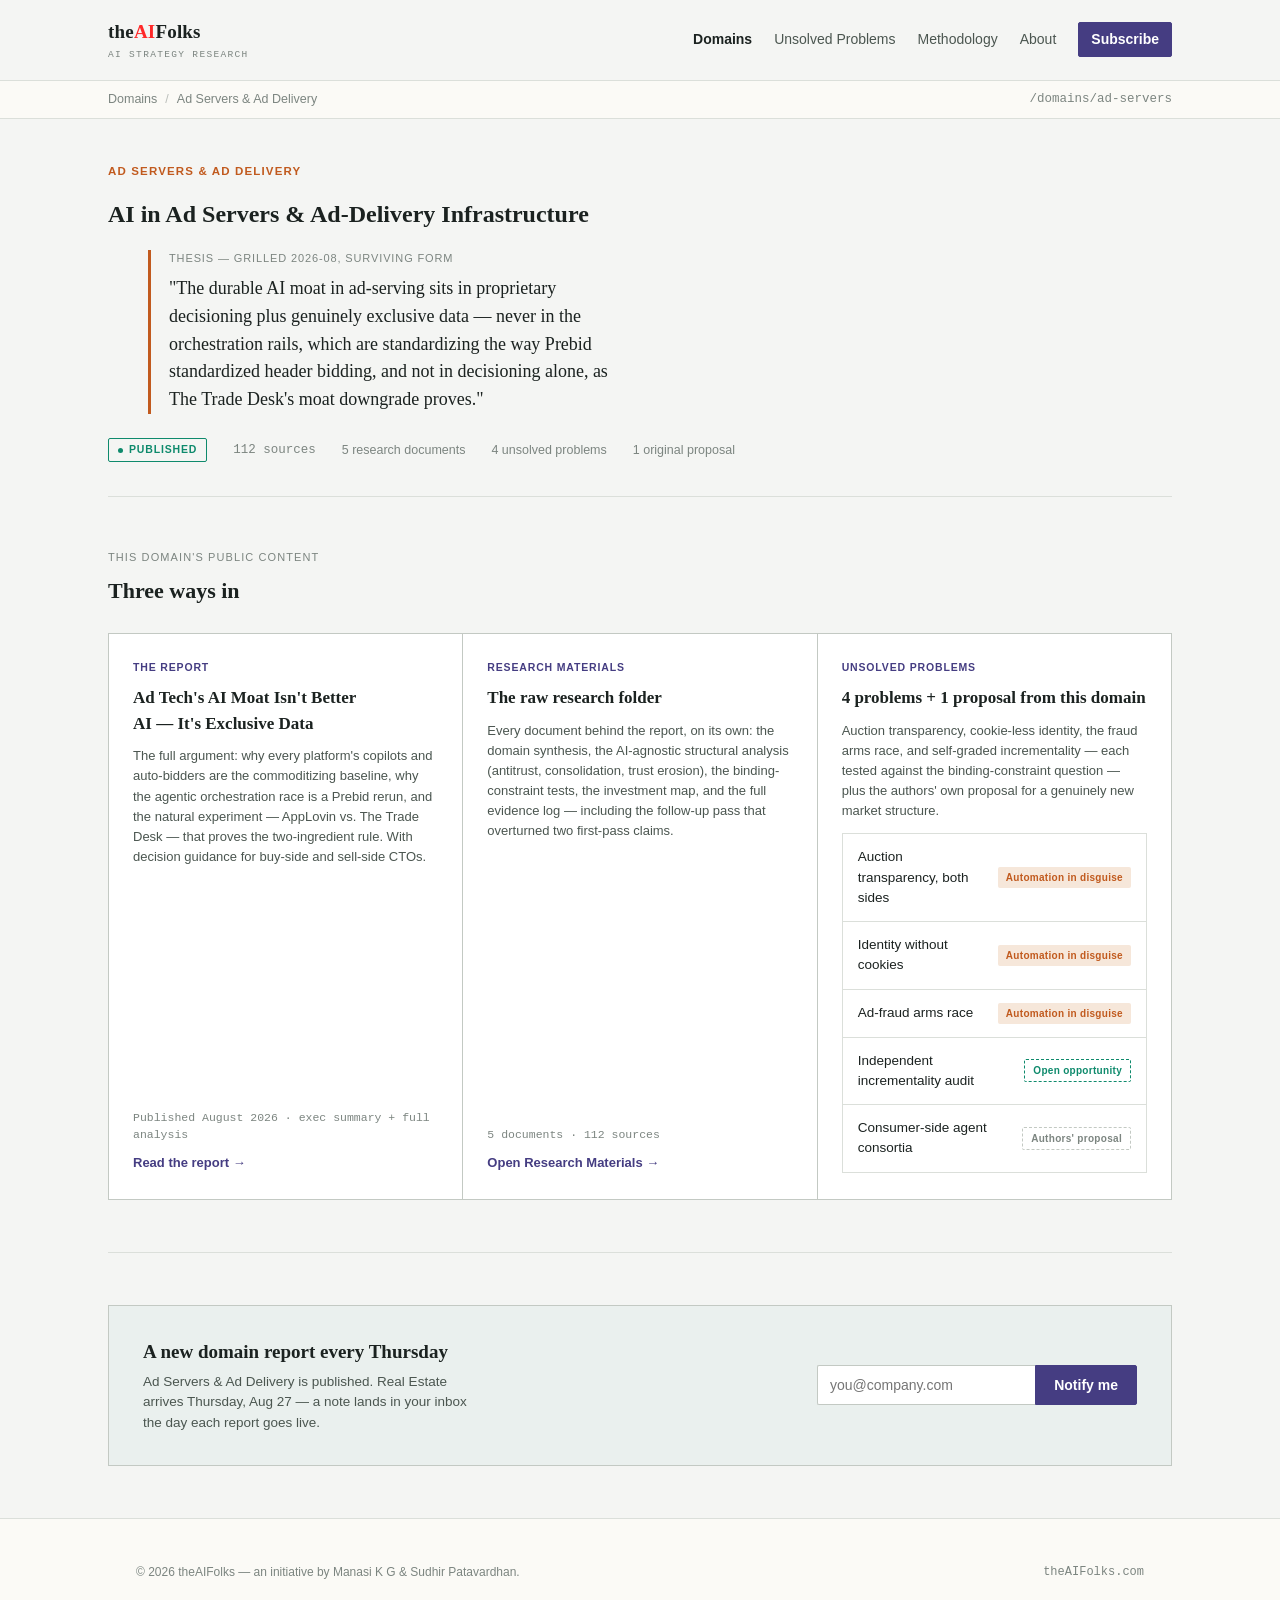
<file: docs/domains/ad-servers/index.html>
<!doctype html>
<html lang="en">
<head>
<!-- Google tag (gtag.js) -->
<script async src="https://www.googletagmanager.com/gtag/js?id=G-B6Q7TYNEDR"></script>
<script>
  window.dataLayer = window.dataLayer || [];
  function gtag(){dataLayer.push(arguments);}
  gtag('js', new Date());

  gtag('config', 'G-B6Q7TYNEDR');
</script>
<meta charset="utf-8">
<meta name="viewport" content="width=device-width,initial-scale=1">
<title>Ad Servers &amp; Ad Delivery — theAIFolks</title>
<meta name="description" content="AI in Ad Servers &amp; Ad-Delivery Infrastructure: the report, the raw research materials (112 logged sources), and the domain's unsolved problems — from theAIFolks.">
<meta property="og:title" content="Ad Servers &amp; Ad Delivery — theAIFolks">
<meta property="og:description" content="One domain, three ways in: the report, the raw research folder, and the domain's unsolved problems — including one open opportunity and one original proposal.">
<meta property="og:type" content="website">
<link rel="icon" href="data:image/svg+xml,%3Csvg xmlns='http://www.w3.org/2000/svg' viewBox='0 0 32 32'%3E%3Crect width='32' height='32' fill='%23453D82'/%3E%3Cpath d='M2 26 L11 12 L17 20 L23 9 L30 26 Z' fill='%23F4F5F3'/%3E%3C/svg%3E">
<link rel="stylesheet" href="../../assets/css/site.css?v=3">
<script src="../../assets/js/site.js?v=3" defer></script>
</head>
<body>
<a class="skip-link" href="#main">Skip to content</a>

<header class="site-header">
  <div class="site-header-inner">
    <a href="../../" class="wordmark">
      <span class="name">the<span class="ai">AI</span>Folks</span>
      <span class="tag mono">AI Strategy Research</span>
    </a>
    <nav class="site-nav" aria-label="Primary">
      <a href="../../" aria-current="page">Domains</a>
      <a href="../../problems/">Unsolved Problems</a>
      <a href="../../methodology.html">Methodology</a>
      <a href="../../about.html">About</a>
      <a class="btn btn-sm" href="#notify">Subscribe</a>
    </nav>
  </div>
</header>

<div class="breadcrumb">
  <nav class="breadcrumb-inner" aria-label="Breadcrumb">
    <a href="../../">Domains</a><span class="sep" aria-hidden="true">/</span><span aria-current="page">Ad Servers &amp; Ad Delivery</span>
    <span class="breadcrumb-url mono">/domains/ad-servers</span>
  </nav>
</div>

<main id="main">
<div class="container">

  <section class="domain-masthead no-rule">
    <span class="domain-tag">Ad Servers &amp; Ad Delivery</span>
    <h1 class="serif">AI in Ad Servers &amp; Ad-Delivery Infrastructure</h1>
    <blockquote class="thesis-quote">
      <span class="qtag">Thesis — grilled 2026-08, surviving form</span>
      "The durable AI moat in ad-serving sits in proprietary decisioning plus genuinely exclusive data — never in the orchestration rails, which are standardizing the way Prebid standardized header bidding, and not in decisioning alone, as The Trade Desk's moat downgrade proves."
    </blockquote>
    <div class="domain-stat-row">
      <span class="status-chip published" style="margin:0;"><span class="dot"></span>Published</span>
      <span class="mono">112 sources</span>
      <span>5 research documents</span>
      <span>4 unsolved problems</span>
      <span>1 original proposal</span>
    </div>
  </section>

  <section>
    <div class="section-head">
      <div>
        <span class="section-kicker">This domain's public content</span>
        <h2>Three ways in</h2>
      </div>
    </div>
    <div class="fanout-grid">
      <a href="report.html" class="fanout-card">
        <span class="fk">The Report</span>
        <h3>Ad Tech's AI Moat Isn't Better AI — It's Exclusive Data</h3>
        <p>The full argument: why every platform's copilots and auto-bidders are the commoditizing baseline, why the agentic orchestration race is a Prebid rerun, and the natural experiment — AppLovin vs. The Trade Desk — that proves the two-ingredient rule. With decision guidance for buy-side and sell-side CTOs.</p>
        <span class="stat">Published August 2026 · exec summary + full analysis</span>
        <span class="go">Read the report →</span>
      </a>
      <a href="research.html" class="fanout-card">
        <span class="fk">Research Materials</span>
        <h3>The raw research folder</h3>
        <p>Every document behind the report, on its own: the domain synthesis, the AI-agnostic structural analysis (antitrust, consolidation, trust erosion), the binding-constraint tests, the investment map, and the full evidence log — including the follow-up pass that overturned two first-pass claims.</p>
        <span class="stat">5 documents · 112 sources</span>
        <span class="go">Open Research Materials →</span>
      </a>
      <div class="fanout-card">
        <span class="fk">Unsolved Problems</span>
        <h3>4 problems + 1 proposal from this domain</h3>
        <p>Auction transparency, cookie-less identity, the fraud arms race, and self-graded incrementality — each tested against the binding-constraint question — plus the authors' own proposal for a genuinely new market structure.</p>
        <div class="mini-problem-list">
          <a href="../../problems/#ad-servers" class="mini-problem-row">
            <span class="t">Auction transparency, both sides</span>
            <span class="verdict-pill pa">Automation in disguise</span>
          </a>
          <a href="../../problems/#ad-servers" class="mini-problem-row">
            <span class="t">Identity without cookies</span>
            <span class="verdict-pill pa">Automation in disguise</span>
          </a>
          <a href="../../problems/#ad-servers" class="mini-problem-row">
            <span class="t">Ad-fraud arms race</span>
            <span class="verdict-pill pa">Automation in disguise</span>
          </a>
          <a href="../../problems/#ad-servers" class="mini-problem-row">
            <span class="t">Independent incrementality audit</span>
            <span class="verdict-pill open">Open opportunity</span>
          </a>
          <a href="../../problems/#ad-servers" class="mini-problem-row">
            <span class="t">Consumer-side agent consortia</span>
            <span class="verdict-pill neutral">Authors' proposal</span>
          </a>
        </div>
      </div>
    </div>
  </section>

  <section id="notify">
    <div class="subscribe-block">
      <div>
        <h2 class="serif">A new domain report every Thursday</h2>
        <p>Ad Servers &amp; Ad Delivery is published. Real Estate arrives Thursday, Aug 27 — a note lands in your inbox the day each report goes live.</p>
      </div>
      <form class="subscribe-form" action="https://app.kit.com/forms/9828204/subscriptions" method="POST">
        <input type="email" name="email_address" required placeholder="you@company.com" aria-label="Email address">
        <input type="hidden" name="context" value="notify-ad-servers">
        <button type="submit">Notify me</button>
      </form>
    </div>
  </section>

</div>
</main>

<footer class="site-footer">
  <div class="container">
    <div class="footer-bottom footer-bottom-solo">
      <span>© 2026 theAIFolks — an initiative by Manasi K G &amp; Sudhir Patavardhan.</span>
      <span class="mono">theAIFolks.com</span>
    </div>
  </div>
</footer>
</body>
</html>
</file>
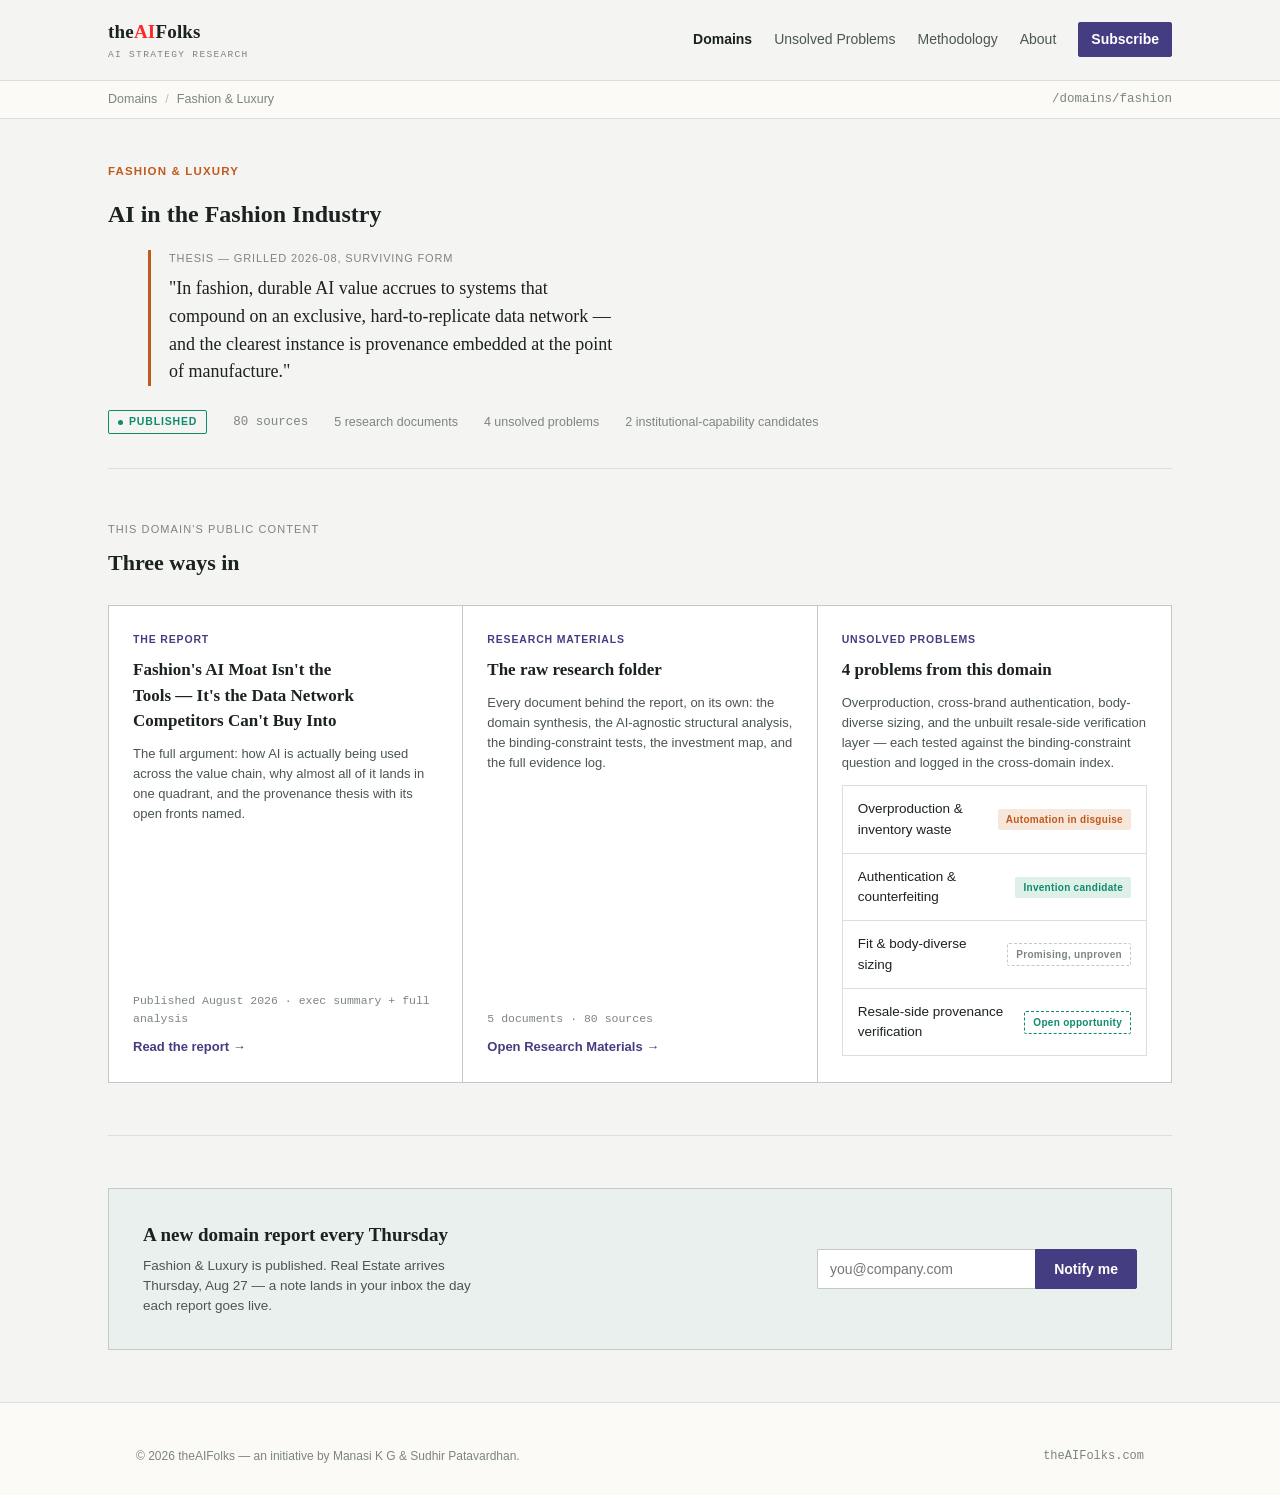
<file: docs/domains/fashion/index.html>
<!doctype html>
<html lang="en">
<head>
<!-- Google tag (gtag.js) -->
<script async src="https://www.googletagmanager.com/gtag/js?id=G-B6Q7TYNEDR"></script>
<script>
  window.dataLayer = window.dataLayer || [];
  function gtag(){dataLayer.push(arguments);}
  gtag('js', new Date());

  gtag('config', 'G-B6Q7TYNEDR');
</script>
<meta charset="utf-8">
<meta name="viewport" content="width=device-width,initial-scale=1">
<title>Fashion &amp; Luxury — theAIFolks</title>
<meta name="description" content="AI in the Fashion Industry: the report, the raw research materials (80 logged sources), and the domain's unsolved problems — from theAIFolks.">
<meta property="og:title" content="Fashion &amp; Luxury — theAIFolks">
<meta property="og:description" content="One domain, three ways in: the report, the raw research folder, and four evidenced unsolved problems.">
<meta property="og:type" content="website">
<link rel="icon" href="data:image/svg+xml,%3Csvg xmlns='http://www.w3.org/2000/svg' viewBox='0 0 32 32'%3E%3Crect width='32' height='32' fill='%23453D82'/%3E%3Cpath d='M2 26 L11 12 L17 20 L23 9 L30 26 Z' fill='%23F4F5F3'/%3E%3C/svg%3E">
<link rel="stylesheet" href="../../assets/css/site.css?v=3">
<script src="../../assets/js/site.js?v=3" defer></script>
</head>
<body>
<a class="skip-link" href="#main">Skip to content</a>

<header class="site-header">
  <div class="site-header-inner">
    <a href="../../" class="wordmark">
      <span class="name">the<span class="ai">AI</span>Folks</span>
      <span class="tag mono">AI Strategy Research</span>
    </a>
    <nav class="site-nav" aria-label="Primary">
      <a href="../../" aria-current="page">Domains</a>
      <a href="../../problems/">Unsolved Problems</a>
      <a href="../../methodology.html">Methodology</a>
      <a href="../../about.html">About</a>
      <a class="btn btn-sm" href="#notify">Subscribe</a>
    </nav>
  </div>
</header>

<div class="breadcrumb">
  <nav class="breadcrumb-inner" aria-label="Breadcrumb">
    <a href="../../">Domains</a><span class="sep" aria-hidden="true">/</span><span aria-current="page">Fashion &amp; Luxury</span>
    <span class="breadcrumb-url mono">/domains/fashion</span>
  </nav>
</div>

<main id="main">
<div class="container">

  <section class="domain-masthead no-rule">
    <span class="domain-tag">Fashion &amp; Luxury</span>
    <h1 class="serif">AI in the Fashion Industry</h1>
    <blockquote class="thesis-quote">
      <span class="qtag">Thesis — grilled 2026-08, surviving form</span>
      "In fashion, durable AI value accrues to systems that compound on an exclusive, hard-to-replicate data network — and the clearest instance is provenance embedded at the point of manufacture."
    </blockquote>
    <div class="domain-stat-row">
      <span class="status-chip published" style="margin:0;"><span class="dot"></span>Published</span>
      <span class="mono">80 sources</span>
      <span>5 research documents</span>
      <span>4 unsolved problems</span>
      <span>2 institutional-capability candidates</span>
    </div>
  </section>

  <section>
    <div class="section-head">
      <div>
        <span class="section-kicker">This domain's public content</span>
        <h2>Three ways in</h2>
      </div>
    </div>
    <div class="fanout-grid">
      <a href="report.html" class="fanout-card">
        <span class="fk">The Report</span>
        <h3>Fashion's AI Moat Isn't the Tools — It's the Data Network Competitors Can't Buy Into</h3>
        <p>The full argument: how AI is actually being used across the value chain, why almost all of it lands in one quadrant, and the provenance thesis with its open fronts named.</p>
        <span class="stat">Published August 2026 · exec summary + full analysis</span>
        <span class="go">Read the report →</span>
      </a>
      <a href="research.html" class="fanout-card">
        <span class="fk">Research Materials</span>
        <h3>The raw research folder</h3>
        <p>Every document behind the report, on its own: the domain synthesis, the AI-agnostic structural analysis, the binding-constraint tests, the investment map, and the full evidence log.</p>
        <span class="stat">5 documents · 80 sources</span>
        <span class="go">Open Research Materials →</span>
      </a>
      <div class="fanout-card">
        <span class="fk">Unsolved Problems</span>
        <h3>4 problems from this domain</h3>
        <p>Overproduction, cross-brand authentication, body-diverse sizing, and the unbuilt resale-side verification layer — each tested against the binding-constraint question and logged in the cross-domain index.</p>
        <div class="mini-problem-list">
          <a href="../../problems/#fashion" class="mini-problem-row">
            <span class="t">Overproduction &amp; inventory waste</span>
            <span class="verdict-pill pa">Automation in disguise</span>
          </a>
          <a href="../../problems/#fashion" class="mini-problem-row">
            <span class="t">Authentication &amp; counterfeiting</span>
            <span class="verdict-pill ic">Invention candidate</span>
          </a>
          <a href="../../problems/#fashion" class="mini-problem-row">
            <span class="t">Fit &amp; body-diverse sizing</span>
            <span class="verdict-pill neutral">Promising, unproven</span>
          </a>
          <a href="../../problems/#fashion" class="mini-problem-row">
            <span class="t">Resale-side provenance verification</span>
            <span class="verdict-pill open">Open opportunity</span>
          </a>
        </div>
      </div>
    </div>
  </section>

  <section id="notify">
    <div class="subscribe-block">
      <div>
        <h2 class="serif">A new domain report every Thursday</h2>
        <p>Fashion &amp; Luxury is published. Real Estate arrives Thursday, Aug 27 — a note lands in your inbox the day each report goes live.</p>
      </div>
      <form class="subscribe-form" action="https://app.kit.com/forms/9828204/subscriptions" method="POST">
        <input type="email" name="email_address" required placeholder="you@company.com" aria-label="Email address">
        <input type="hidden" name="context" value="notify-fashion">
        <button type="submit">Notify me</button>
      </form>
    </div>
  </section>

</div>
</main>

<footer class="site-footer">
  <div class="container">
    <div class="footer-bottom footer-bottom-solo">
      <span>© 2026 theAIFolks — an initiative by Manasi K G &amp; Sudhir Patavardhan.</span>
      <span class="mono">theAIFolks.com</span>
    </div>
  </div>
</footer>
</body>
</html>
</file>
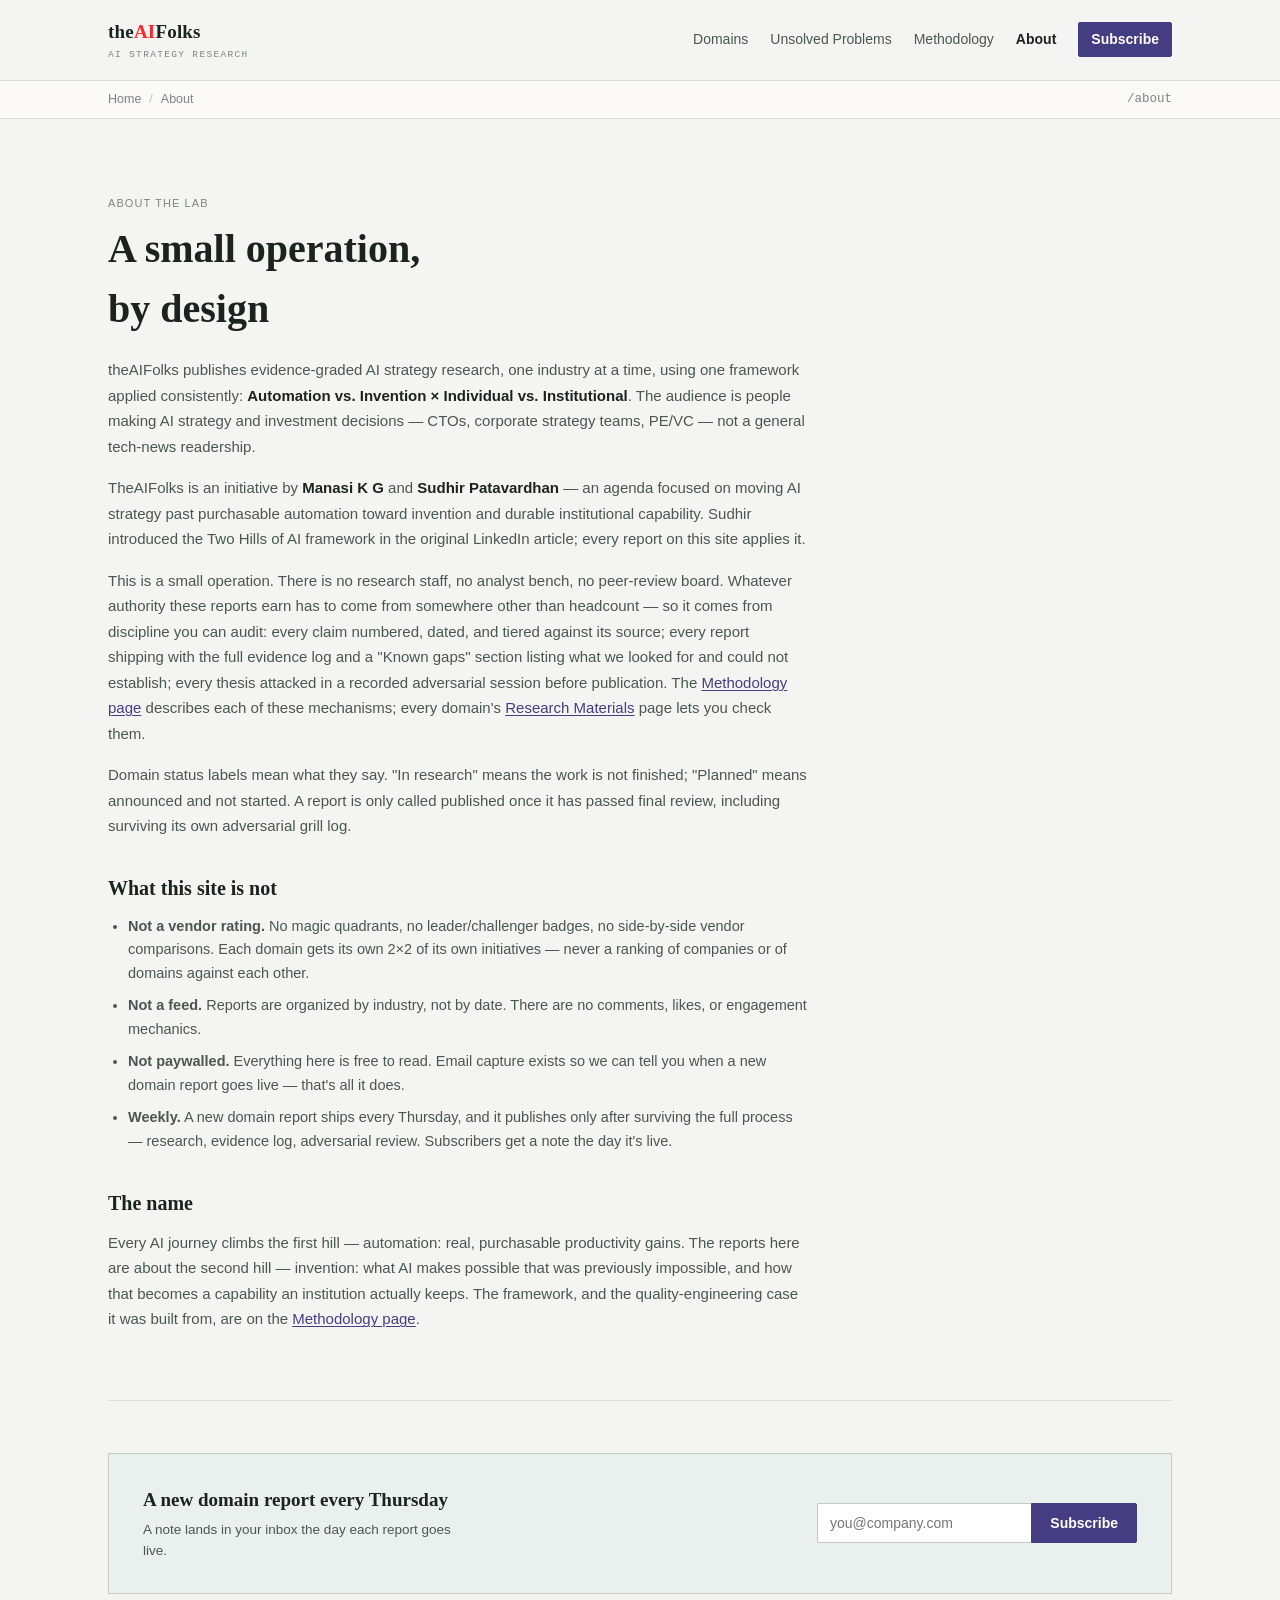
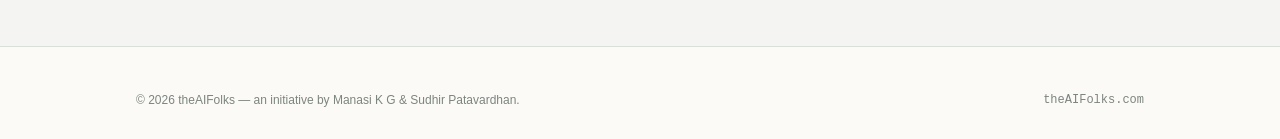
<file: docs/about.html>
<!doctype html>
<html lang="en">
<head>
<!-- Google tag (gtag.js) -->
<script async src="https://www.googletagmanager.com/gtag/js?id=G-B6Q7TYNEDR"></script>
<script>
  window.dataLayer = window.dataLayer || [];
  function gtag(){dataLayer.push(arguments);}
  gtag('js', new Date());

  gtag('config', 'G-B6Q7TYNEDR');
</script>
<meta charset="utf-8">
<meta name="viewport" content="width=device-width,initial-scale=1">
<title>About — theAIFolks</title>
<meta name="description" content="theAIFolks is a small operation publishing evidence-graded AI strategy research, one industry at a time. Authority from evidence discipline and consistency, not headcount.">
<meta property="og:title" content="About — theAIFolks">
<meta property="og:description" content="One framework, applied consistently across industries, with every claim numbered, dated, and tiered against its evidence.">
<meta property="og:type" content="website">
<link rel="icon" href="data:image/svg+xml,%3Csvg xmlns='http://www.w3.org/2000/svg' viewBox='0 0 32 32'%3E%3Crect width='32' height='32' fill='%23453D82'/%3E%3Cpath d='M2 26 L11 12 L17 20 L23 9 L30 26 Z' fill='%23F4F5F3'/%3E%3C/svg%3E">
<link rel="stylesheet" href="assets/css/site.css?v=3">
<script src="assets/js/site.js?v=3" defer></script>
</head>
<body>
<a class="skip-link" href="#main">Skip to content</a>

<header class="site-header">
  <div class="site-header-inner">
    <a href="./" class="wordmark">
      <span class="name">the<span class="ai">AI</span>Folks</span>
      <span class="tag mono">AI Strategy Research</span>
    </a>
    <nav class="site-nav" aria-label="Primary">
      <a href="./">Domains</a>
      <a href="problems/">Unsolved Problems</a>
      <a href="methodology.html">Methodology</a>
      <a href="about.html" aria-current="page">About</a>
      <a class="btn btn-sm" href="index.html#subscribe">Subscribe</a>
    </nav>
  </div>
</header>

<div class="breadcrumb">
  <nav class="breadcrumb-inner" aria-label="Breadcrumb">
    <a href="./">Home</a><span class="sep" aria-hidden="true">/</span><span aria-current="page">About</span>
    <span class="breadcrumb-url mono">/about</span>
  </nav>
</div>

<main id="main">
<div class="container">

  <section class="no-rule">
    <span class="section-kicker" style="margin-top:24px;">About the lab</span>
    <h1 class="serif" style="font-size:clamp(27px,3.8vw,40px);max-width:22ch;">A small operation, by design</h1>
    <div class="page-prose" style="margin-top:18px;">
      <p>theAIFolks publishes evidence-graded AI strategy research, one industry at a time, using one framework applied consistently: <strong>Automation vs. Invention × Individual vs. Institutional</strong>. The audience is people making AI strategy and investment decisions — CTOs, corporate strategy teams, PE/VC — not a general tech-news readership.</p>
      <p>TheAIFolks is an initiative by <strong>Manasi K G</strong> and <strong>Sudhir Patavardhan</strong> — an agenda focused on moving AI strategy past purchasable automation toward invention and durable institutional capability. Sudhir introduced the Two Hills of AI framework in the original LinkedIn article; every report on this site applies it.</p>
      <p>This is a small operation. There is no research staff, no analyst bench, no peer-review board. Whatever authority these reports earn has to come from somewhere other than headcount — so it comes from discipline you can audit: every claim numbered, dated, and tiered against its source; every report shipping with the full evidence log and a "Known gaps" section listing what we looked for and could not establish; every thesis attacked in a recorded adversarial session before publication. The <a href="methodology.html">Methodology page</a> describes each of these mechanisms; every domain's <a href="domains/fashion/research.html">Research Materials</a> page lets you check them.</p>
      <p>Domain status labels mean what they say. "In research" means the work is not finished; "Planned" means announced and not started. A report is only called published once it has passed final review, including surviving its own adversarial grill log.</p>

      <h2>What this site is not</h2>
      <ul>
        <li><strong>Not a vendor rating.</strong> No magic quadrants, no leader/challenger badges, no side-by-side vendor comparisons. Each domain gets its own 2×2 of its own initiatives — never a ranking of companies or of domains against each other.</li>
        <li><strong>Not a feed.</strong> Reports are organized by industry, not by date. There are no comments, likes, or engagement mechanics.</li>
        <li><strong>Not paywalled.</strong> Everything here is free to read. Email capture exists so we can tell you when a new domain report goes live — that's all it does.</li>
        <li><strong>Weekly.</strong> A new domain report ships every Thursday, and it publishes only after surviving the full process — research, evidence log, adversarial review. Subscribers get a note the day it's live.</li>
      </ul>

      <h2>The name</h2>
      <p>Every AI journey climbs the first hill — automation: real, purchasable productivity gains. The reports here are about the second hill — invention: what AI makes possible that was previously impossible, and how that becomes a capability an institution actually keeps. The framework, and the quality-engineering case it was built from, are on the <a href="methodology.html">Methodology page</a>.</p>
    </div>
  </section>

  <section id="subscribe">
    <div class="subscribe-block">
      <div>
        <h2 class="serif">A new domain report every Thursday</h2>
        <p>A note lands in your inbox the day each report goes live.</p>
      </div>
      <form class="subscribe-form" action="https://app.kit.com/forms/9828204/subscriptions" method="POST">
        <input type="email" name="email_address" required placeholder="you@company.com" aria-label="Email address">
        <input type="hidden" name="context" value="about-subscribe">
        <button type="submit">Subscribe</button>
      </form>
    </div>
  </section>

</div>
</main>

<footer class="site-footer">
  <div class="container">
    <div class="footer-bottom footer-bottom-solo">
      <span>© 2026 theAIFolks — an initiative by Manasi K G &amp; Sudhir Patavardhan.</span>
      <span class="mono">theAIFolks.com</span>
    </div>
  </div>
</footer>
</body>
</html>
</file>
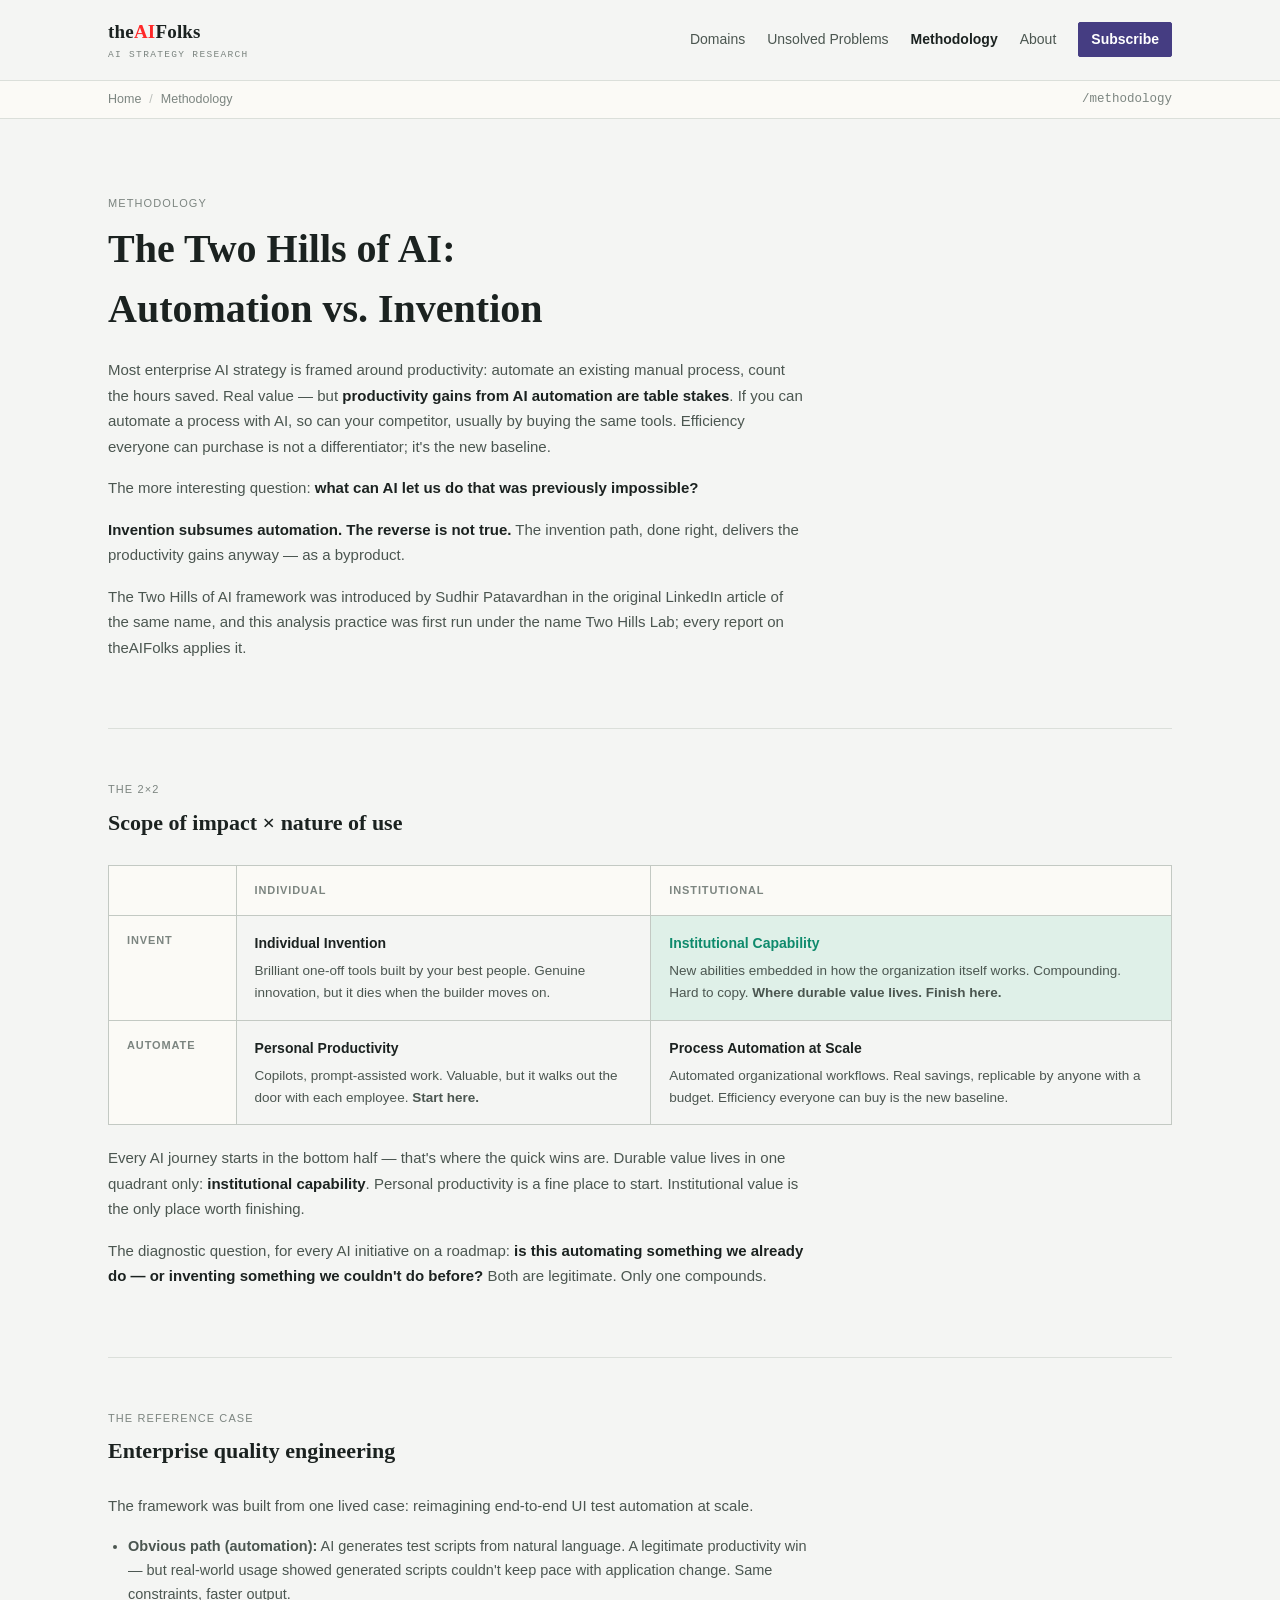
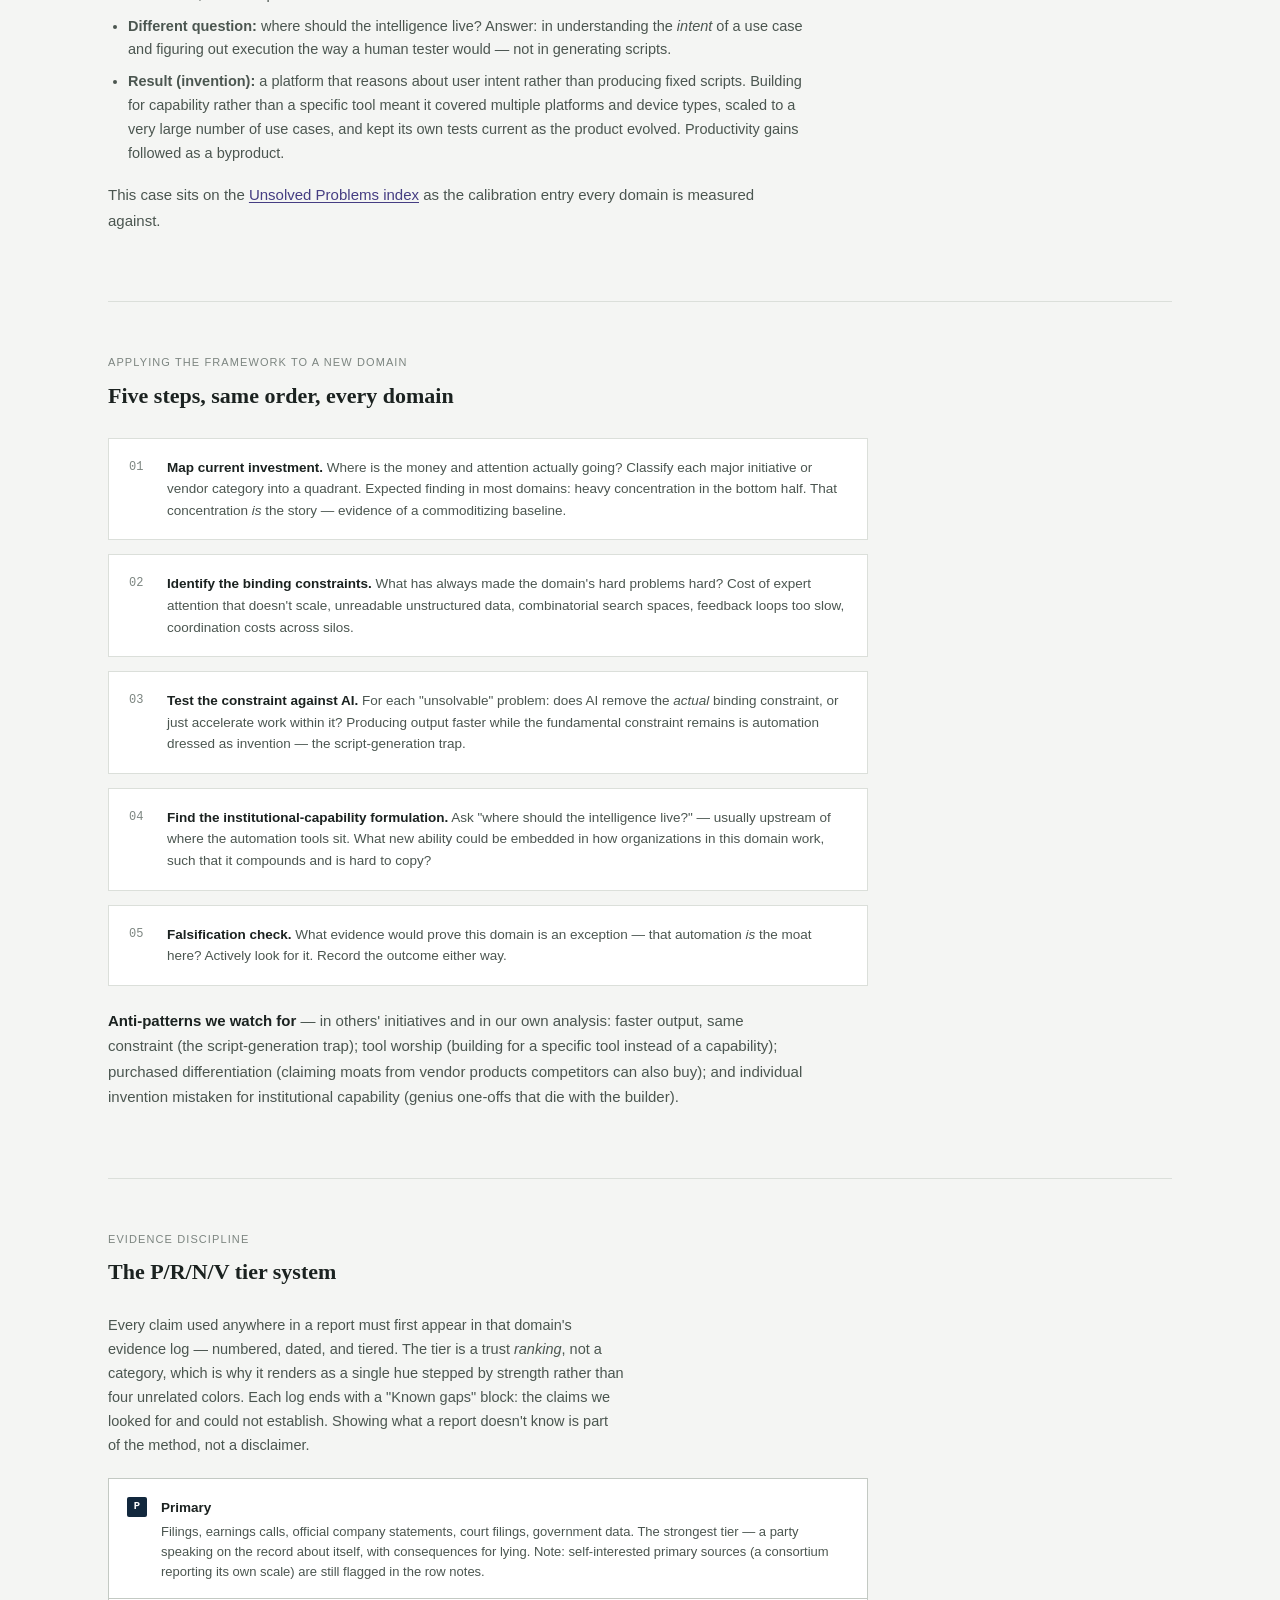
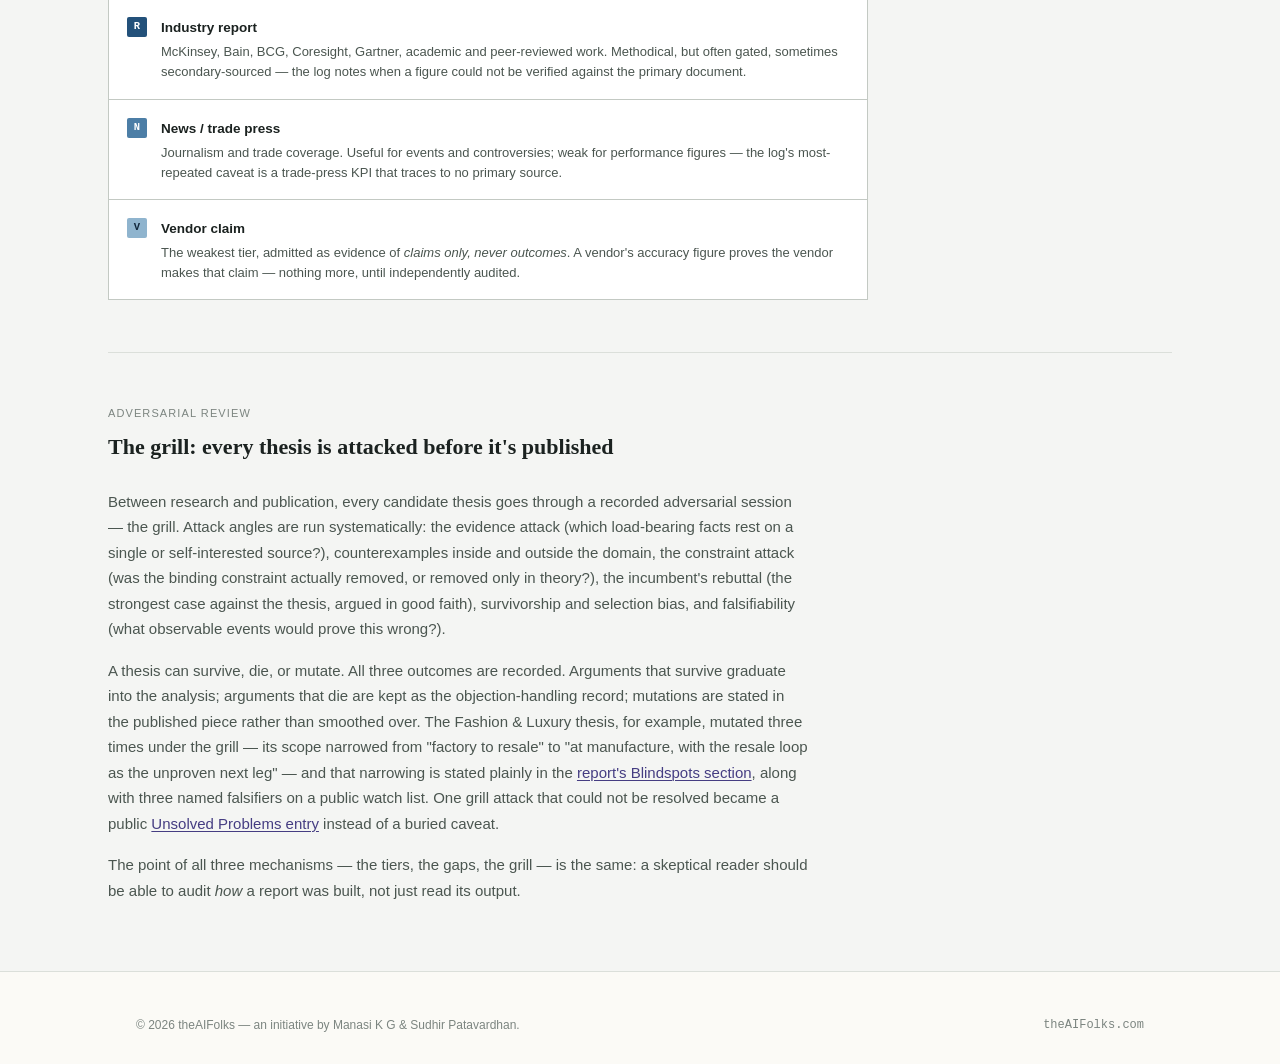
<file: docs/methodology.html>
<!doctype html>
<html lang="en">
<head>
<!-- Google tag (gtag.js) -->
<script async src="https://www.googletagmanager.com/gtag/js?id=G-B6Q7TYNEDR"></script>
<script>
  window.dataLayer = window.dataLayer || [];
  function gtag(){dataLayer.push(arguments);}
  gtag('js', new Date());

  gtag('config', 'G-B6Q7TYNEDR');
</script>
<meta charset="utf-8">
<meta name="viewport" content="width=device-width,initial-scale=1">
<title>Methodology — the Two Hills framework, evidence tiers, and the grill — theAIFolks</title>
<meta name="description" content="How theAIFolks reports are built: the Two Hills 2×2 (Automation vs. Invention × Individual vs. Institutional), the P/R/N/V evidence-tier system, and the adversarial grill step every thesis must survive.">
<meta property="og:title" content="Methodology — theAIFolks">
<meta property="og:description" content="The framework, the evidence tiers, and the adversarial review step — so a skeptical reader can audit how a report was built, not just read its output.">
<meta property="og:type" content="website">
<link rel="icon" href="data:image/svg+xml,%3Csvg xmlns='http://www.w3.org/2000/svg' viewBox='0 0 32 32'%3E%3Crect width='32' height='32' fill='%23453D82'/%3E%3Cpath d='M2 26 L11 12 L17 20 L23 9 L30 26 Z' fill='%23F4F5F3'/%3E%3C/svg%3E">
<link rel="stylesheet" href="assets/css/site.css?v=3">
<script src="assets/js/site.js?v=3" defer></script>
</head>
<body>
<a class="skip-link" href="#main">Skip to content</a>

<header class="site-header">
  <div class="site-header-inner">
    <a href="./" class="wordmark">
      <span class="name">the<span class="ai">AI</span>Folks</span>
      <span class="tag mono">AI Strategy Research</span>
    </a>
    <nav class="site-nav" aria-label="Primary">
      <a href="./">Domains</a>
      <a href="problems/">Unsolved Problems</a>
      <a href="methodology.html" aria-current="page">Methodology</a>
      <a href="about.html">About</a>
      <a class="btn btn-sm" href="index.html#subscribe">Subscribe</a>
    </nav>
  </div>
</header>

<div class="breadcrumb">
  <nav class="breadcrumb-inner" aria-label="Breadcrumb">
    <a href="./">Home</a><span class="sep" aria-hidden="true">/</span><span aria-current="page">Methodology</span>
    <span class="breadcrumb-url mono">/methodology</span>
  </nav>
</div>

<main id="main">
<div class="container">

  <section class="no-rule">
    <span class="section-kicker" style="margin-top:24px;">Methodology</span>
    <h1 class="serif" style="font-size:clamp(27px,3.8vw,40px);max-width:24ch;">The Two Hills of AI: Automation vs. Invention</h1>
    <div class="page-prose" style="margin-top:18px;">
      <p>Most enterprise AI strategy is framed around productivity: automate an existing manual process, count the hours saved. Real value — but <strong>productivity gains from AI automation are table stakes</strong>. If you can automate a process with AI, so can your competitor, usually by buying the same tools. Efficiency everyone can purchase is not a differentiator; it's the new baseline.</p>
      <p>The more interesting question: <strong>what can AI let us do that was previously impossible?</strong></p>
      <p><strong>Invention subsumes automation. The reverse is not true.</strong> The invention path, done right, delivers the productivity gains anyway — as a byproduct.</p>
      <p class="fineprint">The Two Hills of AI framework was introduced by Sudhir Patavardhan in the original LinkedIn article of the same name, and this analysis practice was first run under the name Two Hills Lab; every report on theAIFolks applies it.</p>
    </div>
  </section>

  <section id="quadrants">
    <div class="section-head">
      <div>
        <span class="section-kicker">The 2×2</span>
        <h2>Scope of impact × nature of use</h2>
      </div>
    </div>
    <div class="quad-table-wrap">
      <table class="quad-table">
        <thead>
          <tr><th scope="col" style="width:12%;"></th><th scope="col">Individual</th><th scope="col">Institutional</th></tr>
        </thead>
        <tbody>
          <tr>
            <th scope="row">Invent</th>
            <td><span class="qname">Individual Invention</span>Brilliant one-off tools built by your best people. Genuine innovation, but it dies when the builder moves on.</td>
            <td class="hl"><span class="qname">Institutional Capability</span>New abilities embedded in how the organization itself works. Compounding. Hard to copy. <strong>Where durable value lives. Finish here.</strong></td>
          </tr>
          <tr>
            <th scope="row">Automate</th>
            <td><span class="qname">Personal Productivity</span>Copilots, prompt-assisted work. Valuable, but it walks out the door with each employee. <strong>Start here.</strong></td>
            <td><span class="qname">Process Automation at Scale</span>Automated organizational workflows. Real savings, replicable by anyone with a budget. Efficiency everyone can buy is the new baseline.</td>
          </tr>
        </tbody>
      </table>
    </div>
    <div class="page-prose" style="margin-top:20px;">
      <p>Every AI journey starts in the bottom half — that's where the quick wins are. Durable value lives in one quadrant only: <strong>institutional capability</strong>. Personal productivity is a fine place to start. Institutional value is the only place worth finishing.</p>
      <p>The diagnostic question, for every AI initiative on a roadmap: <strong>is this automating something we already do — or inventing something we couldn't do before?</strong> Both are legitimate. Only one compounds.</p>
    </div>
  </section>

  <section id="reference-case">
    <div class="section-head">
      <div>
        <span class="section-kicker">The reference case</span>
        <h2>Enterprise quality engineering</h2>
      </div>
    </div>
    <div class="page-prose">
      <p>The framework was built from one lived case: reimagining end-to-end UI test automation at scale.</p>
      <ul>
        <li><strong>Obvious path (automation):</strong> AI generates test scripts from natural language. A legitimate productivity win — but real-world usage showed generated scripts couldn't keep pace with application change. Same constraints, faster output.</li>
        <li><strong>Different question:</strong> where should the intelligence live? Answer: in understanding the <em>intent</em> of a use case and figuring out execution the way a human tester would — not in generating scripts.</li>
        <li><strong>Result (invention):</strong> a platform that reasons about user intent rather than producing fixed scripts. Building for capability rather than a specific tool meant it covered multiple platforms and device types, scaled to a very large number of use cases, and kept its own tests current as the product evolved. Productivity gains followed as a byproduct.</li>
      </ul>
      <p>This case sits on the <a href="problems/#quality-engineering">Unsolved Problems index</a> as the calibration entry every domain is measured against.</p>
    </div>
  </section>

  <section id="rubric">
    <div class="section-head">
      <div>
        <span class="section-kicker">Applying the framework to a new domain</span>
        <h2>Five steps, same order, every domain</h2>
      </div>
    </div>
    <ol class="step-list" style="max-width:760px;">
      <li><strong>Map current investment.</strong> Where is the money and attention actually going? Classify each major initiative or vendor category into a quadrant. Expected finding in most domains: heavy concentration in the bottom half. That concentration <em>is</em> the story — evidence of a commoditizing baseline.</li>
      <li><strong>Identify the binding constraints.</strong> What has always made the domain's hard problems hard? Cost of expert attention that doesn't scale, unreadable unstructured data, combinatorial search spaces, feedback loops too slow, coordination costs across silos.</li>
      <li><strong>Test the constraint against AI.</strong> For each "unsolvable" problem: does AI remove the <em>actual</em> binding constraint, or just accelerate work within it? Producing output faster while the fundamental constraint remains is automation dressed as invention — the script-generation trap.</li>
      <li><strong>Find the institutional-capability formulation.</strong> Ask "where should the intelligence live?" — usually upstream of where the automation tools sit. What new ability could be embedded in how organizations in this domain work, such that it compounds and is hard to copy?</li>
      <li><strong>Falsification check.</strong> What evidence would prove this domain is an exception — that automation <em>is</em> the moat here? Actively look for it. Record the outcome either way.</li>
    </ol>
    <div class="page-prose" style="margin-top:22px;">
      <p><strong>Anti-patterns we watch for</strong> — in others' initiatives and in our own analysis: faster output, same constraint (the script-generation trap); tool worship (building for a specific tool instead of a capability); purchased differentiation (claiming moats from vendor products competitors can also buy); and individual invention mistaken for institutional capability (genius one-offs that die with the builder).</p>
    </div>
  </section>

  <section id="tiers">
    <div class="section-head">
      <div>
        <span class="section-kicker">Evidence discipline</span>
        <h2>The P/R/N/V tier system</h2>
      </div>
    </div>
    <p class="section-intro" style="margin-bottom:20px;">Every claim used anywhere in a report must first appear in that domain's evidence log — numbered, dated, and tiered. The tier is a trust <em>ranking</em>, not a category, which is why it renders as a single hue stepped by strength rather than four unrelated colors. Each log ends with a "Known gaps" block: the claims we looked for and could not establish. Showing what a report doesn't know is part of the method, not a disclaimer.</p>
    <div class="tier-def-list" style="max-width:760px;">
      <div class="tier-def">
        <span class="tier-badge p">P</span>
        <div><span class="t">Primary</span><p>Filings, earnings calls, official company statements, court filings, government data. The strongest tier — a party speaking on the record about itself, with consequences for lying. Note: self-interested primary sources (a consortium reporting its own scale) are still flagged in the row notes.</p></div>
      </div>
      <div class="tier-def">
        <span class="tier-badge r">R</span>
        <div><span class="t">Industry report</span><p>McKinsey, Bain, BCG, Coresight, Gartner, academic and peer-reviewed work. Methodical, but often gated, sometimes secondary-sourced — the log notes when a figure could not be verified against the primary document.</p></div>
      </div>
      <div class="tier-def">
        <span class="tier-badge n">N</span>
        <div><span class="t">News / trade press</span><p>Journalism and trade coverage. Useful for events and controversies; weak for performance figures — the log's most-repeated caveat is a trade-press KPI that traces to no primary source.</p></div>
      </div>
      <div class="tier-def">
        <span class="tier-badge v">V</span>
        <div><span class="t">Vendor claim</span><p>The weakest tier, admitted as evidence of <em>claims only, never outcomes</em>. A vendor's accuracy figure proves the vendor makes that claim — nothing more, until independently audited.</p></div>
      </div>
    </div>
  </section>

  <section id="grill">
    <div class="section-head">
      <div>
        <span class="section-kicker">Adversarial review</span>
        <h2>The grill: every thesis is attacked before it's published</h2>
      </div>
    </div>
    <div class="page-prose">
      <p>Between research and publication, every candidate thesis goes through a recorded adversarial session — the grill. Attack angles are run systematically: the evidence attack (which load-bearing facts rest on a single or self-interested source?), counterexamples inside and outside the domain, the constraint attack (was the binding constraint actually removed, or removed only in theory?), the incumbent's rebuttal (the strongest case against the thesis, argued in good faith), survivorship and selection bias, and falsifiability (what observable events would prove this wrong?).</p>
      <p>A thesis can survive, die, or mutate. All three outcomes are recorded. Arguments that survive graduate into the analysis; arguments that die are kept as the objection-handling record; mutations are stated in the published piece rather than smoothed over. The Fashion &amp; Luxury thesis, for example, mutated three times under the grill — its scope narrowed from "factory to resale" to "at manufacture, with the resale loop as the unproven next leg" — and that narrowing is stated plainly in the <a href="domains/fashion/report.html#blindspots">report's Blindspots section</a>, along with three named falsifiers on a public watch list. One grill attack that could not be resolved became a public <a href="problems/#fashion">Unsolved Problems entry</a> instead of a buried caveat.</p>
      <p>The point of all three mechanisms — the tiers, the gaps, the grill — is the same: a skeptical reader should be able to audit <em>how</em> a report was built, not just read its output.</p>
    </div>
  </section>

</div>
</main>

<footer class="site-footer">
  <div class="container">
    <div class="footer-bottom footer-bottom-solo">
      <span>© 2026 theAIFolks — an initiative by Manasi K G &amp; Sudhir Patavardhan.</span>
      <span class="mono">theAIFolks.com</span>
    </div>
  </div>
</footer>
</body>
</html>
</file>
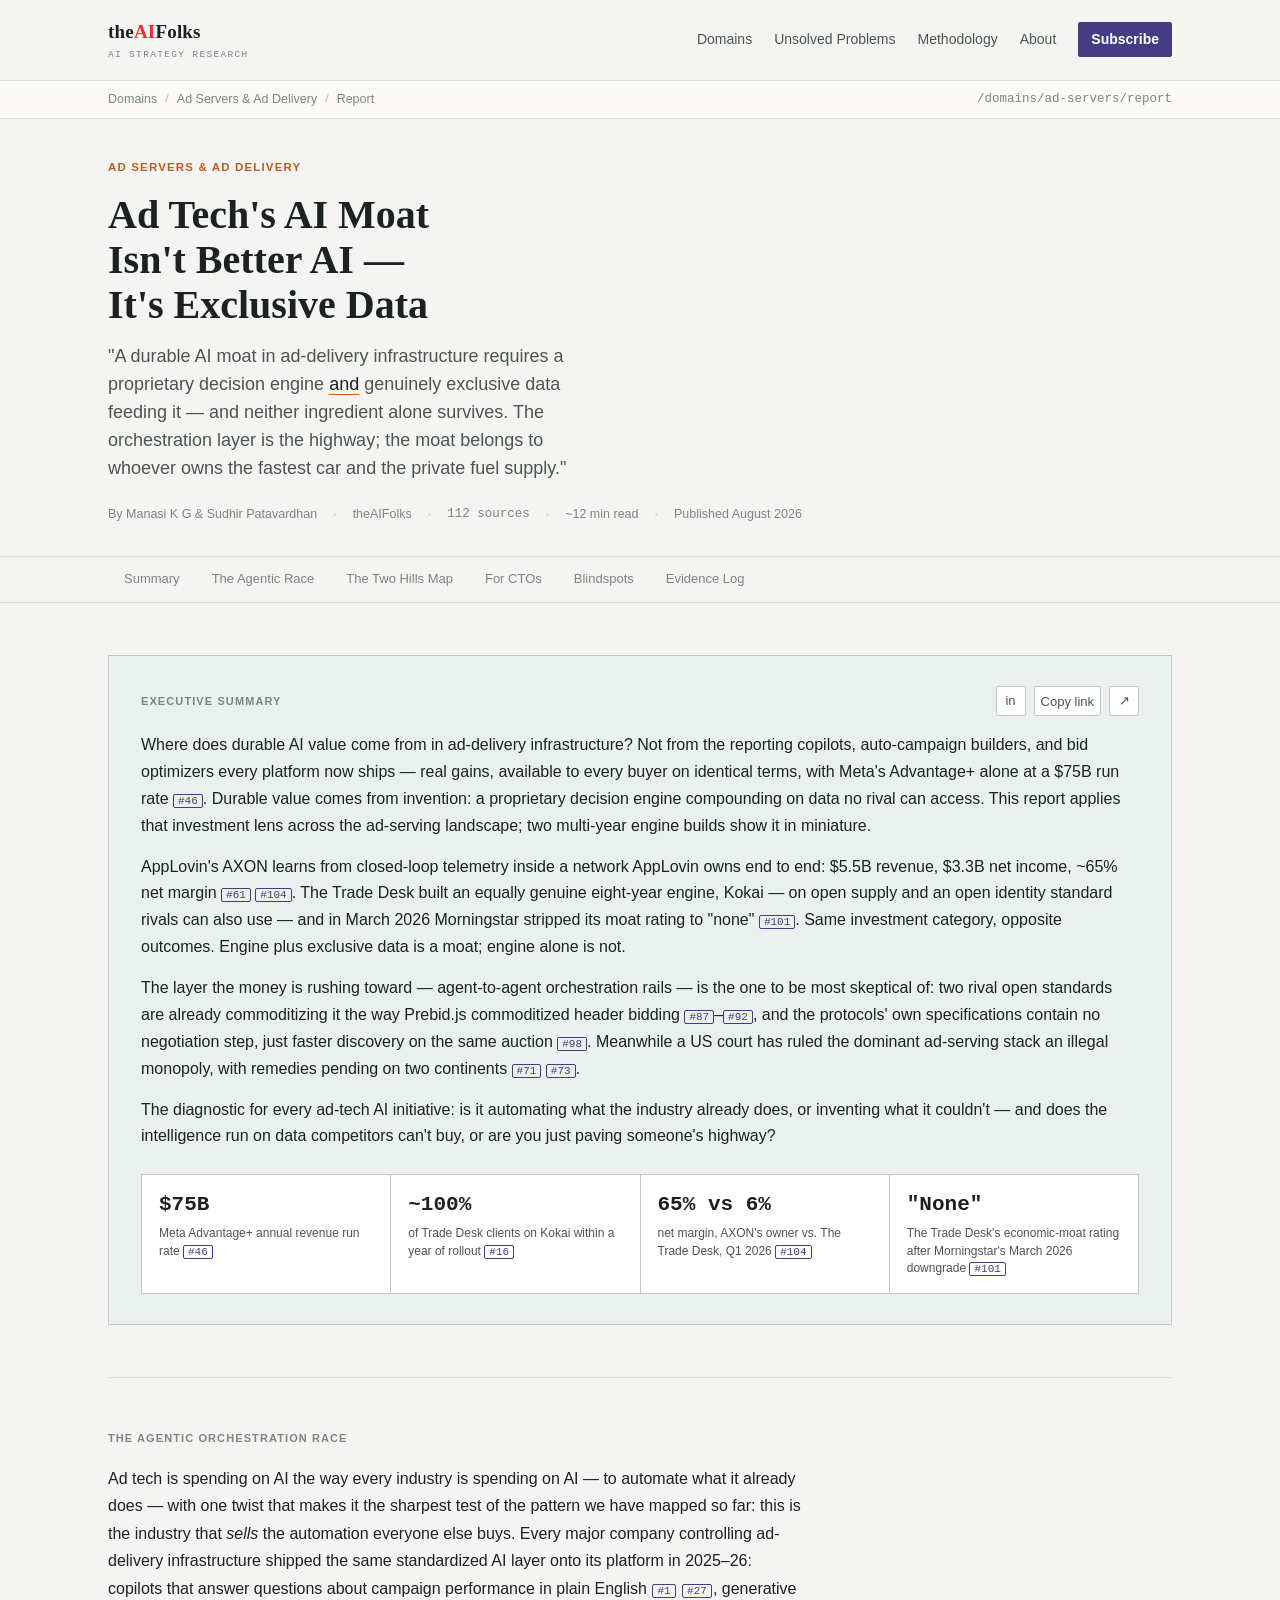
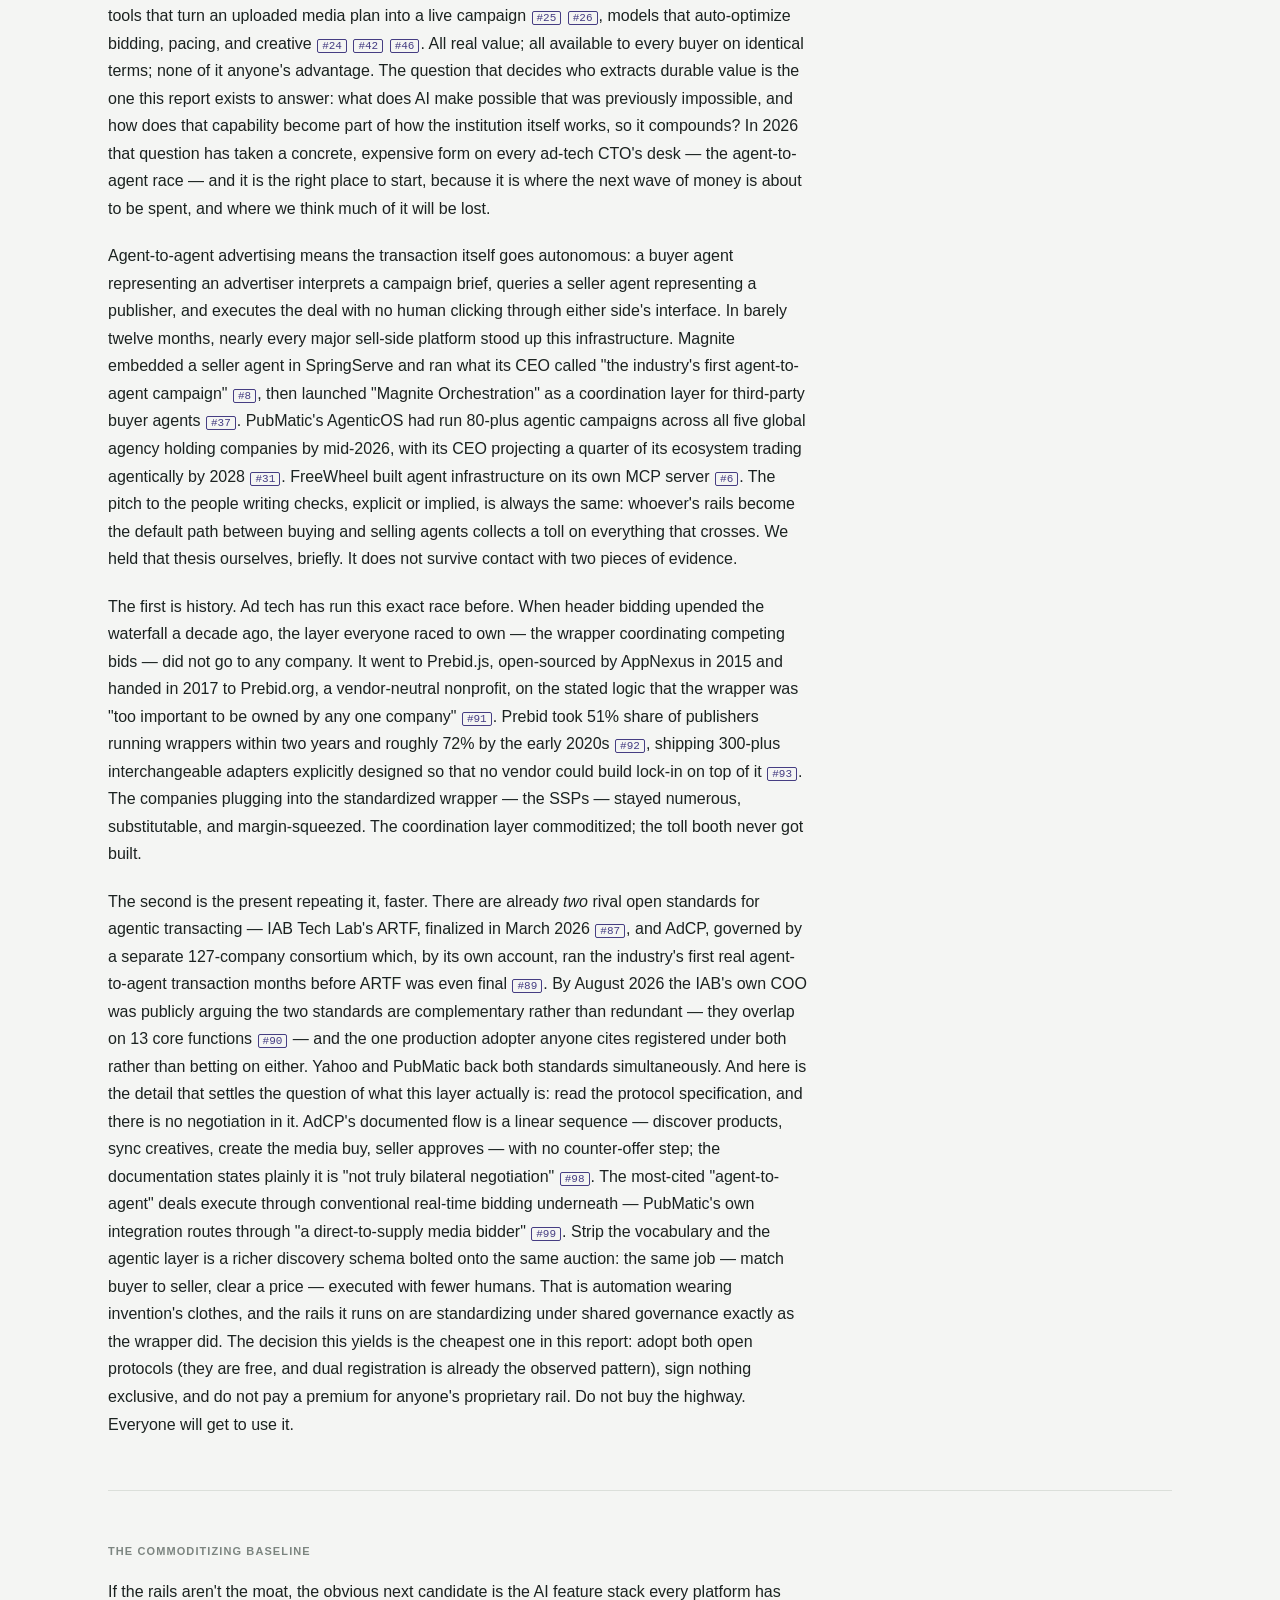
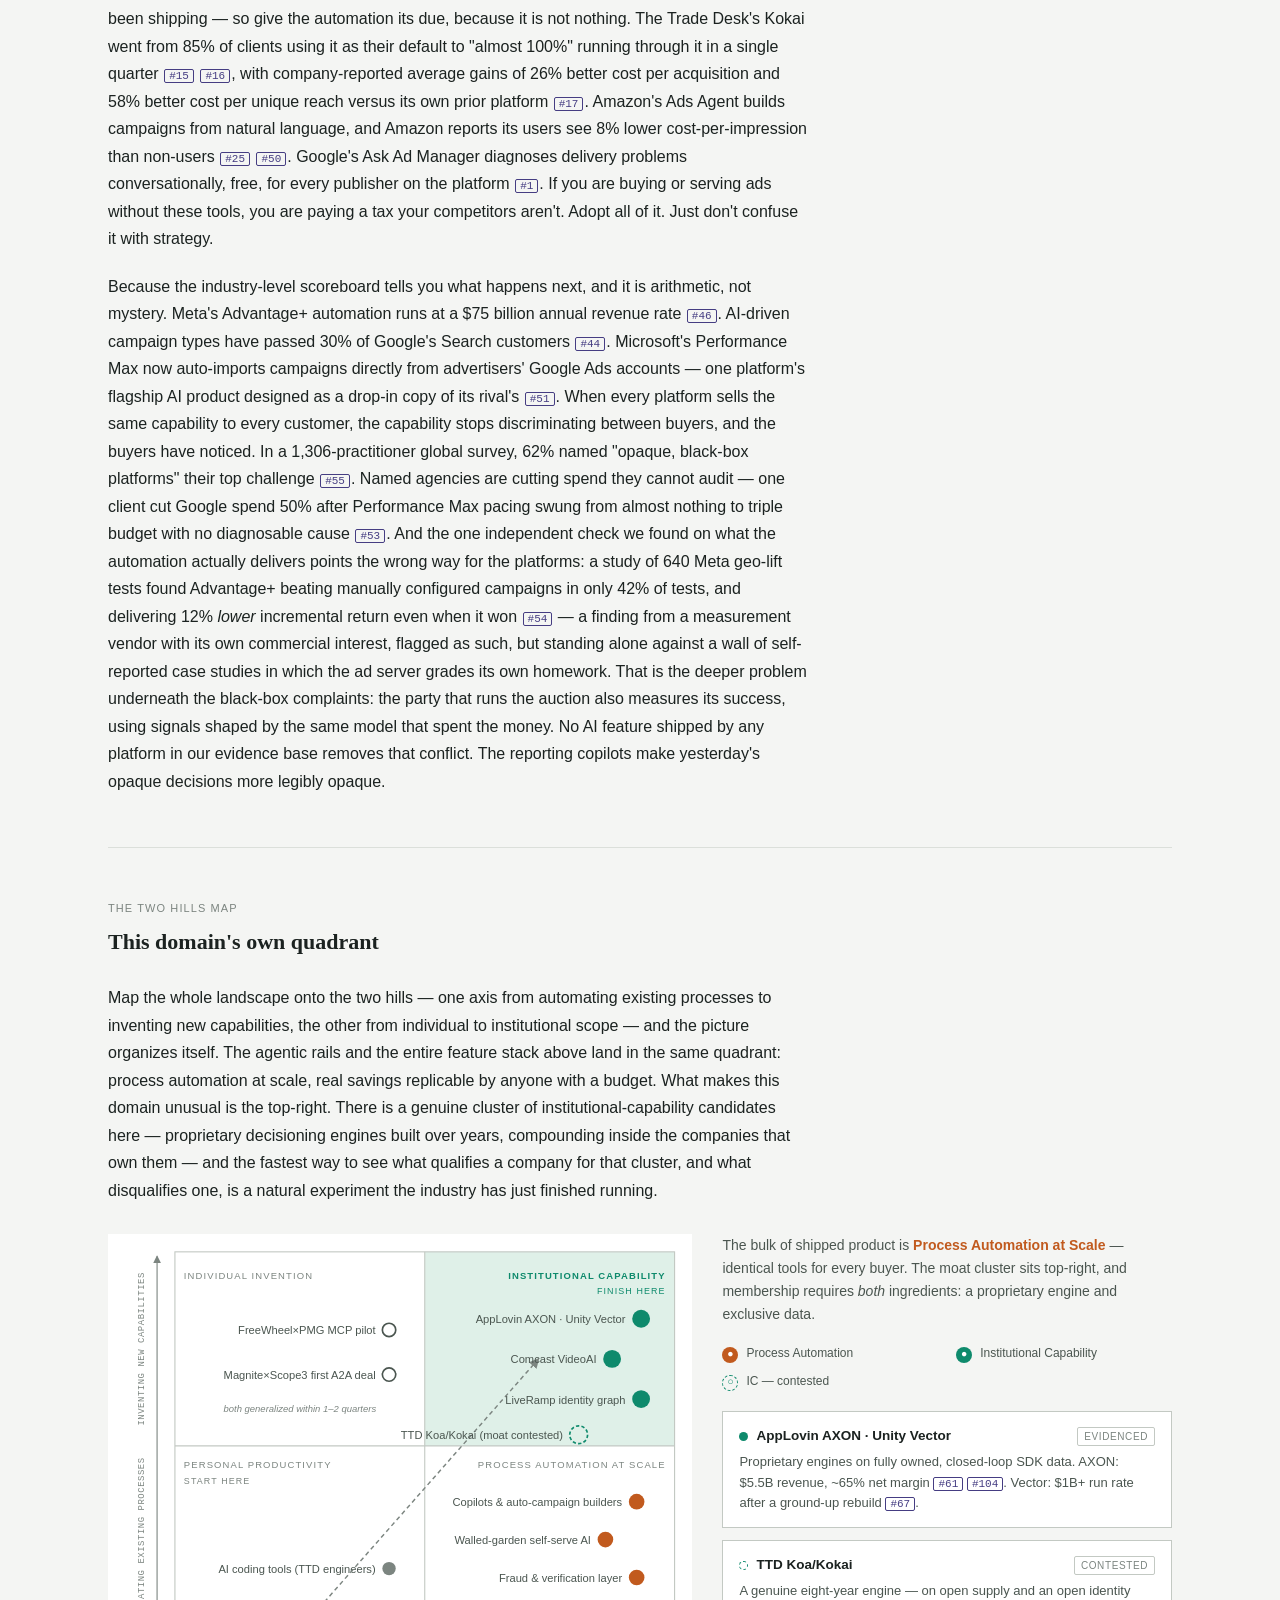
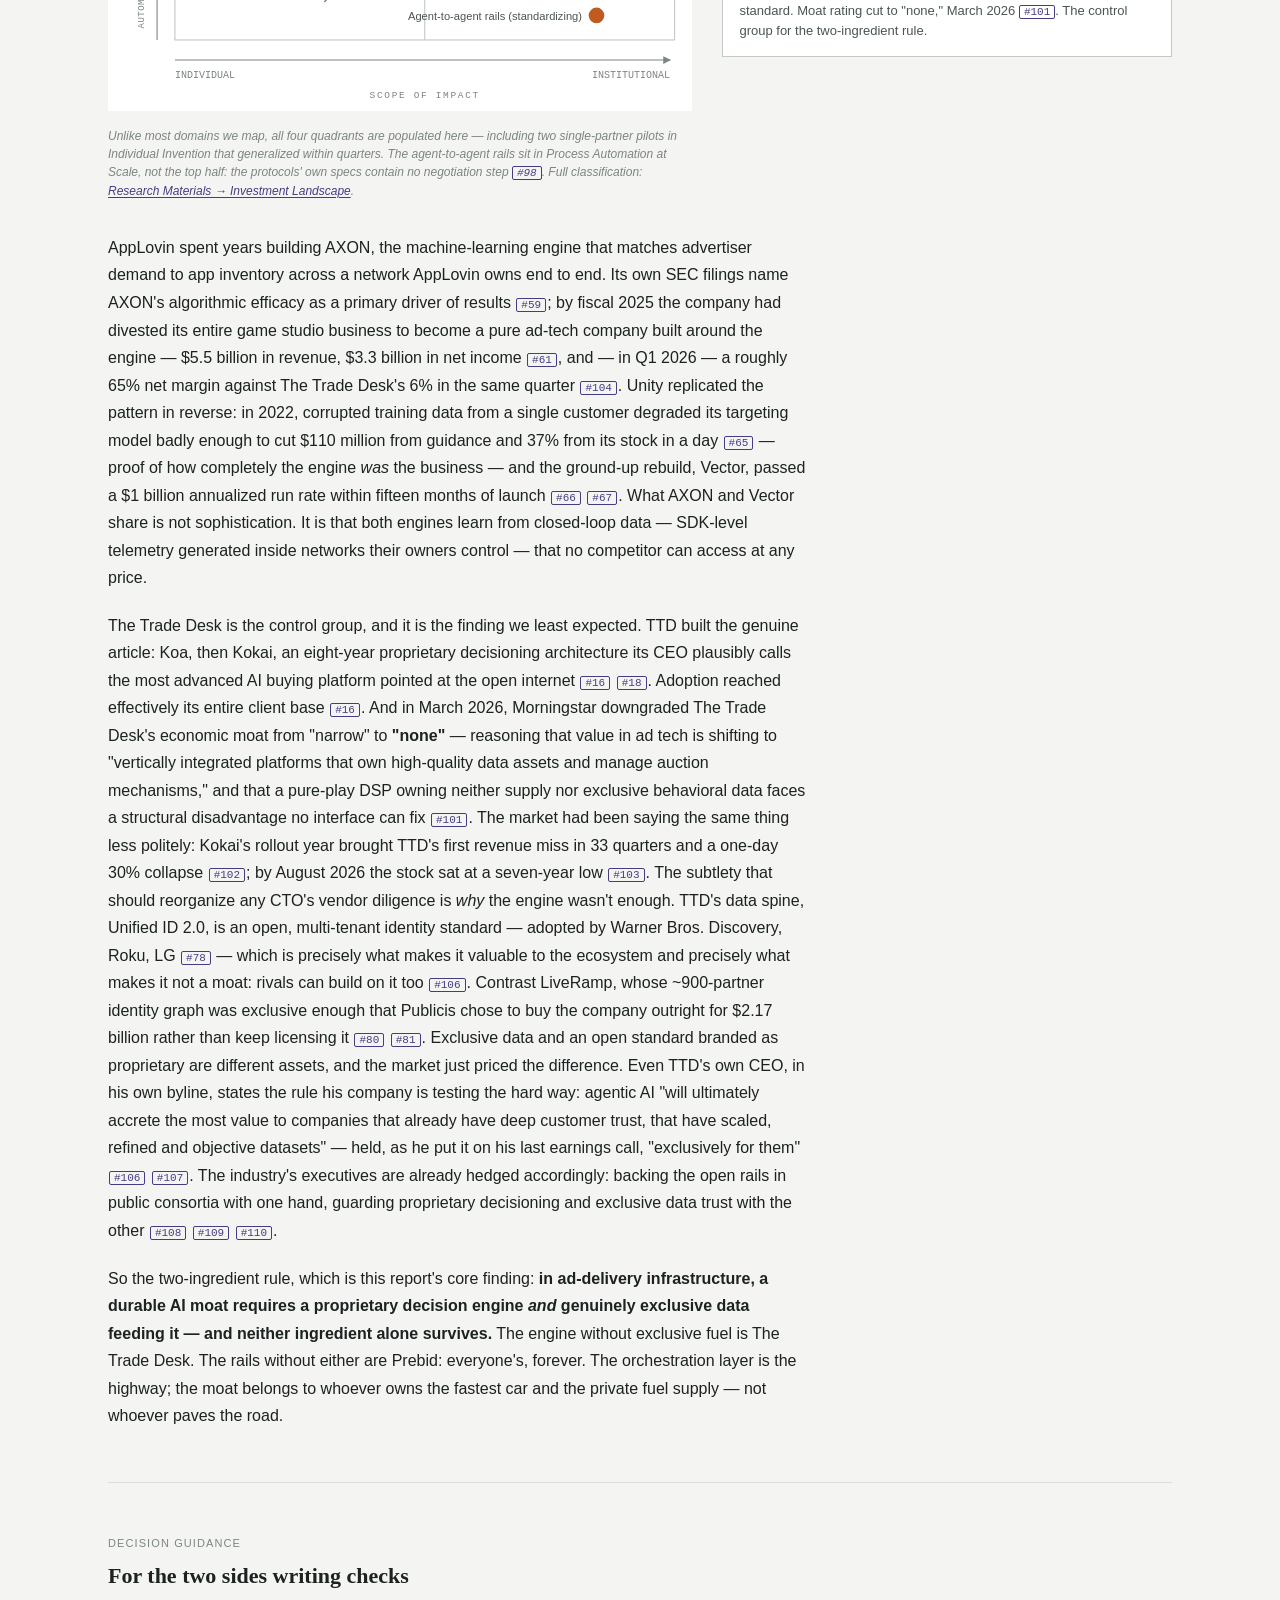
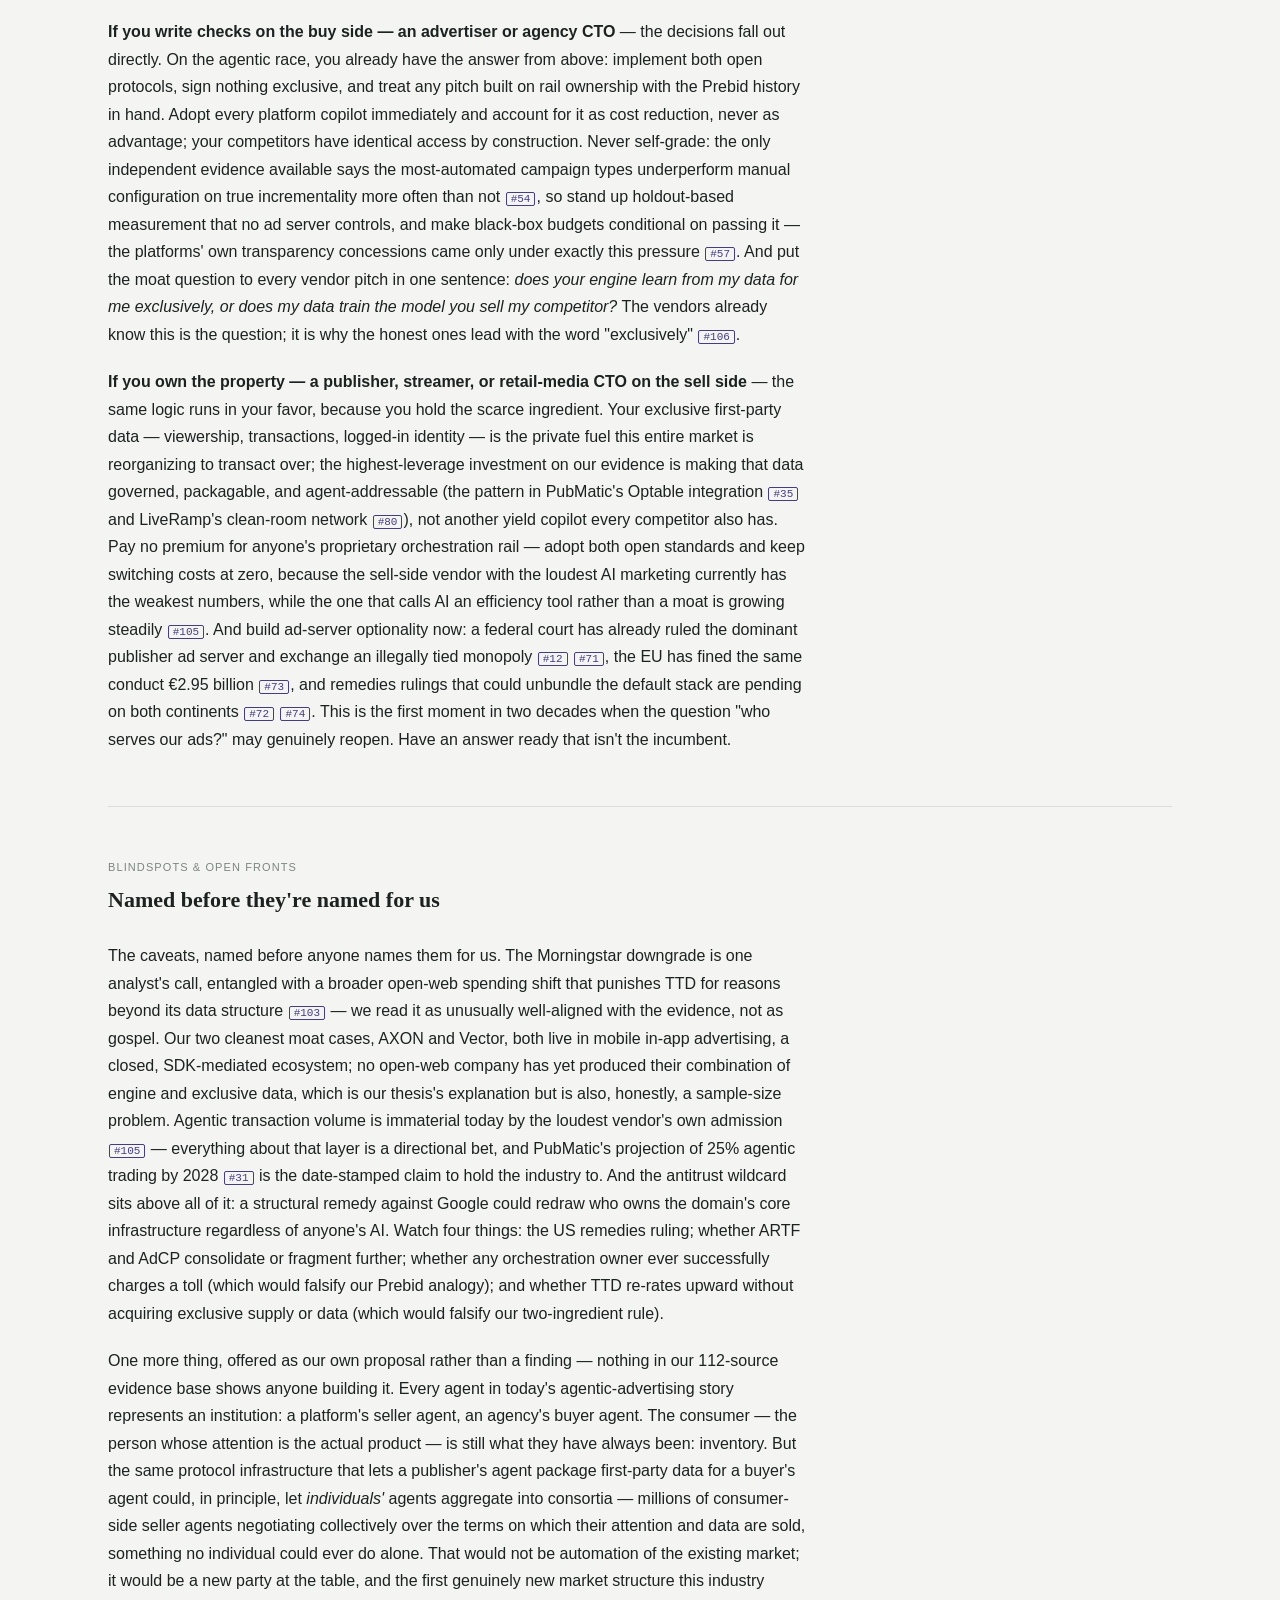
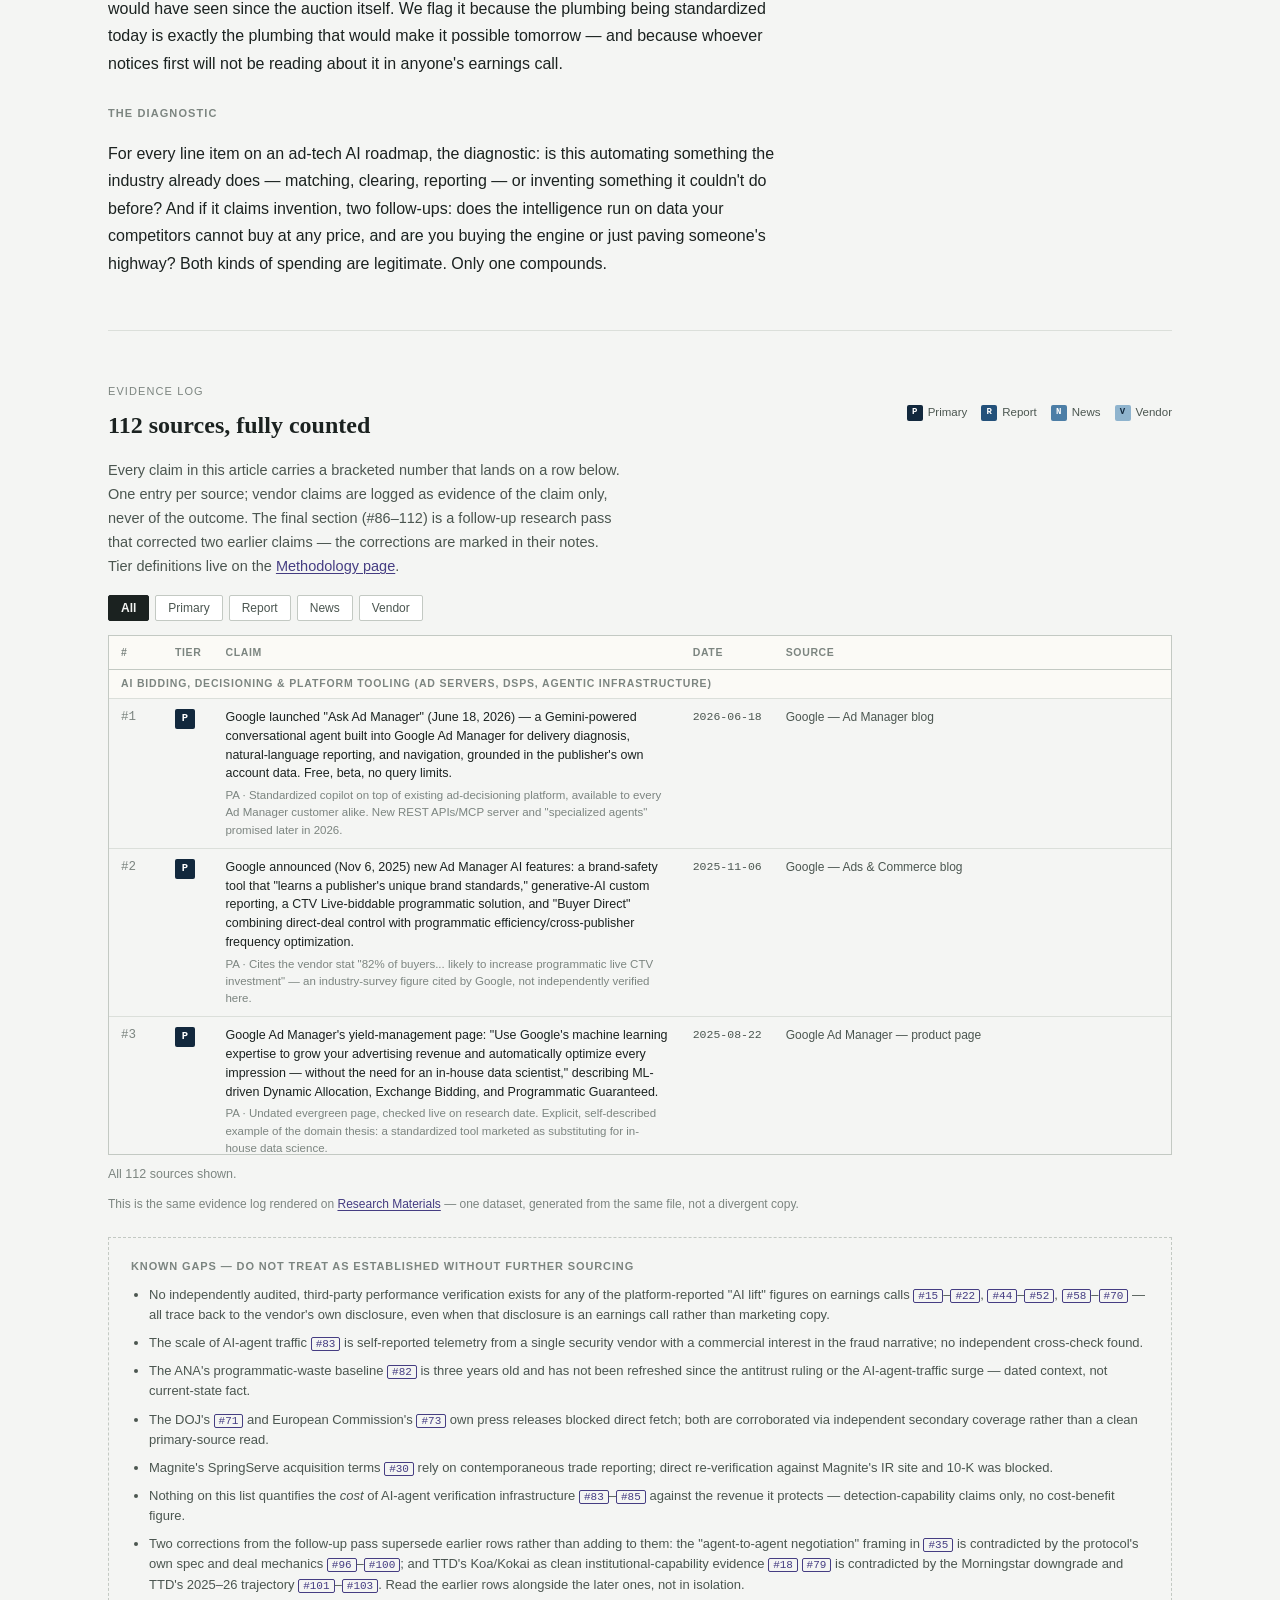
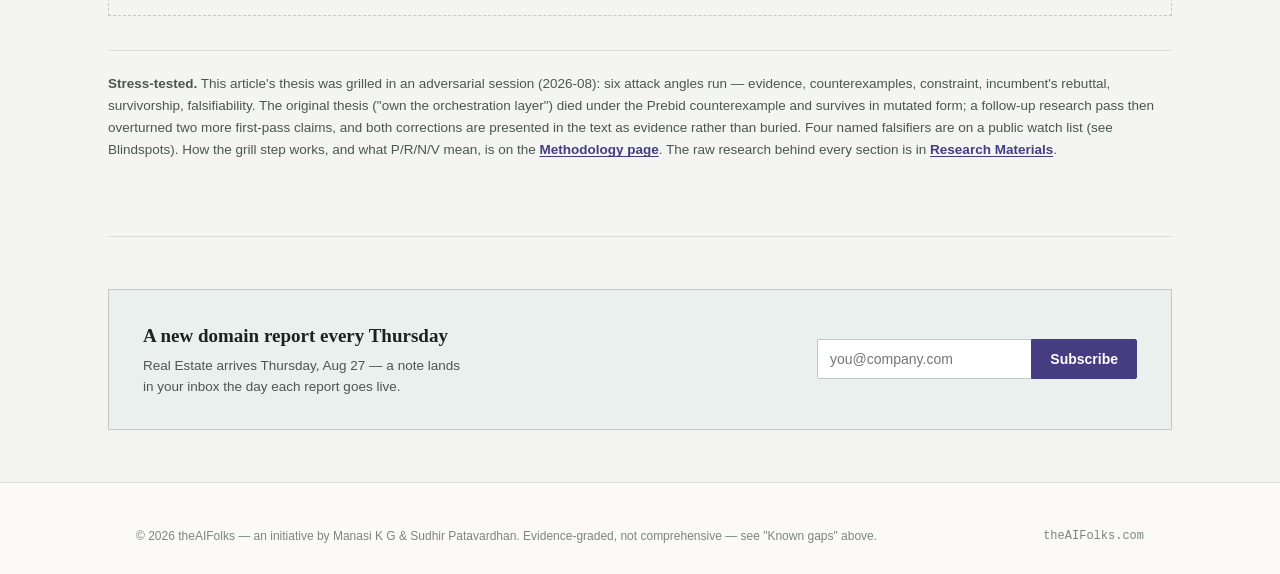
<file: docs/domains/ad-servers/report.html>
<!doctype html>
<html lang="en">
<head>
<!-- Google tag (gtag.js) -->
<script async src="https://www.googletagmanager.com/gtag/js?id=G-B6Q7TYNEDR"></script>
<script>
  window.dataLayer = window.dataLayer || [];
  function gtag(){dataLayer.push(arguments);}
  gtag('js', new Date());

  gtag('config', 'G-B6Q7TYNEDR');
</script>
<meta charset="utf-8">
<meta name="viewport" content="width=device-width,initial-scale=1">
<title>Ad Tech's AI Moat Isn't Better AI — It's Exclusive Data — theAIFolks</title>
<meta name="description" content="Every ad platform shipped the same AI copilots and auto-bidders. The moat formed elsewhere: proprietary decision engines on exclusive data — AppLovin's AXON vs. The Trade Desk's moat downgrade is the natural experiment. 112-source evidence log included.">
<meta property="og:title" content="Ad Tech's AI Moat Isn't Better AI — It's Exclusive Data">
<meta property="og:description" content="The agentic orchestration race is a Prebid rerun — the rails commoditize. Durable value sits in proprietary decision engines on exclusive data. One engine re-rated its owner; an equal engine without exclusive data lost its moat rating entirely.">
<meta property="og:image" content="https://www.theaifolks.com/assets/og/ad-servers-summary.png">
<meta property="og:image:width" content="1200">
<meta property="og:image:height" content="630">
<meta property="og:image:alt" content="theAIFolks — Ad Servers &amp; Ad Delivery: the Two Hills quadrant map, showing AI copilots and auto-bidders concentrated in Process Automation at Scale, and proprietary decision engines on exclusive data in Institutional Capability.">
<meta property="og:url" content="https://www.theaifolks.com/domains/ad-servers/report.html">
<meta property="og:type" content="article">
<meta name="twitter:card" content="summary_large_image">
<meta name="twitter:title" content="Ad Tech's AI Moat Isn't Better AI — It's Exclusive Data">
<meta name="twitter:description" content="The agentic orchestration race is a Prebid rerun — the rails commoditize. The moat is a proprietary decision engine on data no rival can access.">
<meta name="twitter:image" content="https://www.theaifolks.com/assets/og/ad-servers-summary.png">
<link rel="icon" href="data:image/svg+xml,%3Csvg xmlns='http://www.w3.org/2000/svg' viewBox='0 0 32 32'%3E%3Crect width='32' height='32' fill='%23453D82'/%3E%3Cpath d='M2 26 L11 12 L17 20 L23 9 L30 26 Z' fill='%23F4F5F3'/%3E%3C/svg%3E">
<link rel="stylesheet" href="../../assets/css/site.css?v=3">
<script src="../../assets/js/site.js?v=3" defer></script>
</head>
<body>
<a class="skip-link" href="#main">Skip to content</a>

<header class="site-header">
  <div class="site-header-inner">
    <a href="../../" class="wordmark">
      <span class="name">the<span class="ai">AI</span>Folks</span>
      <span class="tag mono">AI Strategy Research</span>
    </a>
    <nav class="site-nav" aria-label="Primary">
      <a href="../../">Domains</a>
      <a href="../../problems/">Unsolved Problems</a>
      <a href="../../methodology.html">Methodology</a>
      <a href="../../about.html">About</a>
      <a class="btn btn-sm" href="#subscribe">Subscribe</a>
    </nav>
  </div>
</header>

<div class="breadcrumb">
  <nav class="breadcrumb-inner" aria-label="Breadcrumb">
    <a href="../../">Domains</a><span class="sep" aria-hidden="true">/</span><a href="./">Ad Servers &amp; Ad Delivery</a><span class="sep" aria-hidden="true">/</span><span aria-current="page">Report</span>
    <span class="breadcrumb-url mono">/domains/ad-servers/report</span>
  </nav>
</div>

<main id="main">

<div class="container">
  <section class="masthead no-rule">
    <span class="domain-tag">Ad Servers &amp; Ad Delivery</span>
    <h1 class="serif">Ad Tech's AI Moat Isn't Better AI — It's Exclusive Data</h1>
    <p class="deck">"A durable AI moat in ad-delivery infrastructure requires a proprietary decision engine <em>and</em> genuinely exclusive data feeding it — and neither ingredient alone survives. The orchestration layer is the highway; the moat belongs to whoever owns the fastest car and the private fuel supply."</p>
    <div class="byline-row">
      <span>By Manasi K G &amp; Sudhir Patavardhan</span><span class="sep" aria-hidden="true">·</span>
      <span>theAIFolks</span><span class="sep" aria-hidden="true">·</span>
      <span class="mono">112 sources</span><span class="sep" aria-hidden="true">·</span>
      <span>~12 min read</span><span class="sep" aria-hidden="true">·</span>
      <span>Published August 2026</span>
    </div>
  </section>
</div>

<div class="subnav-wrap">
  <nav class="subnav" aria-label="Report sections">
    <a href="#summary">Summary</a>
    <a href="#agentic">The Agentic Race</a>
    <a href="#map">The Two Hills Map</a>
    <a href="#ctos">For CTOs</a>
    <a href="#blindspots">Blindspots</a>
    <a href="#evidence">Evidence Log</a>
  </nav>
</div>

<div class="container">

  <section id="summary" class="no-rule">
    <div class="exec-panel">
      <div class="exec-panel-head">
        <span class="k">Executive Summary</span>
        <div class="share-row">
          <a class="share-btn" href="https://www.linkedin.com/sharing/share-offsite/?url=https%3A%2F%2Fwww.theaifolks.com%2Fdomains%2Fad-servers%2Fsummary.html" target="_blank" rel="noopener" title="Share the executive summary on LinkedIn" aria-label="Share the executive summary on LinkedIn">in</a>
          <button class="share-btn" type="button" data-copy-link="https://www.theaifolks.com/domains/ad-servers/summary.html" title="Copy link to the executive summary" aria-label="Copy link to the executive summary">Copy link</button>
          <a class="share-btn" href="summary.html" title="Open the standalone executive summary" aria-label="Open the standalone executive summary">↗</a>
        </div>
      </div>
      <p class="summary-text">Where does durable AI value come from in ad-delivery infrastructure? Not from the reporting copilots, auto-campaign builders, and bid optimizers every platform now ships — real gains, available to every buyer on identical terms, with Meta's Advantage+ alone at a $75B run rate <a class="cite" href="#src-46">#46</a>. Durable value comes from invention: a proprietary decision engine compounding on data no rival can access. This report applies that investment lens across the ad-serving landscape; two multi-year engine builds show it in miniature.</p>
      <p class="summary-text">AppLovin's AXON learns from closed-loop telemetry inside a network AppLovin owns end to end: $5.5B revenue, $3.3B net income, ~65% net margin <a class="cite" href="#src-61">#61</a> <a class="cite" href="#src-104">#104</a>. The Trade Desk built an equally genuine eight-year engine, Kokai — on open supply and an open identity standard rivals can also use — and in March 2026 Morningstar stripped its moat rating to "none" <a class="cite" href="#src-101">#101</a>. Same investment category, opposite outcomes. Engine plus exclusive data is a moat; engine alone is not.</p>
      <p class="summary-text">The layer the money is rushing toward — agent-to-agent orchestration rails — is the one to be most skeptical of: two rival open standards are already commoditizing it the way Prebid.js commoditized header bidding <a class="cite" href="#src-87">#87</a>–<a class="cite" href="#src-92">#92</a>, and the protocols' own specifications contain no negotiation step, just faster discovery on the same auction <a class="cite" href="#src-98">#98</a>. Meanwhile a US court has ruled the dominant ad-serving stack an illegal monopoly, with remedies pending on two continents <a class="cite" href="#src-71">#71</a> <a class="cite" href="#src-73">#73</a>.</p>
      <p class="summary-text">The diagnostic for every ad-tech AI initiative: is it automating what the industry already does, or inventing what it couldn't — and does the intelligence run on data competitors can't buy, or are you just paving someone's highway?</p>
      <div class="stat-grid">
        <div class="stat-tile"><div class="v">$75B</div><div class="l">Meta Advantage+ annual revenue run rate <a class="cite" href="#src-46">#46</a></div></div>
        <div class="stat-tile"><div class="v">~100%</div><div class="l">of Trade Desk clients on Kokai within a year of rollout <a class="cite" href="#src-16">#16</a></div></div>
        <div class="stat-tile"><div class="v">65% vs 6%</div><div class="l">net margin, AXON's owner vs. The Trade Desk, Q1 2026 <a class="cite" href="#src-104">#104</a></div></div>
        <div class="stat-tile"><div class="v">"None"</div><div class="l">The Trade Desk's economic-moat rating after Morningstar's March 2026 downgrade <a class="cite" href="#src-101">#101</a></div></div>
      </div>
    </div>
  </section>

  <section id="agentic">
    <div class="article-body">
      <span class="article-kicker">The agentic orchestration race</span>
      <p>Ad tech is spending on AI the way every industry is spending on AI — to automate what it already does — with one twist that makes it the sharpest test of the pattern we have mapped so far: this is the industry that <em>sells</em> the automation everyone else buys. Every major company controlling ad-delivery infrastructure shipped the same standardized AI layer onto its platform in 2025–26: copilots that answer questions about campaign performance in plain English <a class="cite" href="#src-1">#1</a> <a class="cite" href="#src-27">#27</a>, generative tools that turn an uploaded media plan into a live campaign <a class="cite" href="#src-25">#25</a> <a class="cite" href="#src-26">#26</a>, models that auto-optimize bidding, pacing, and creative <a class="cite" href="#src-24">#24</a> <a class="cite" href="#src-42">#42</a> <a class="cite" href="#src-46">#46</a>. All real value; all available to every buyer on identical terms; none of it anyone's advantage. The question that decides who extracts durable value is the one this report exists to answer: what does AI make possible that was previously impossible, and how does that capability become part of how the institution itself works, so it compounds? In 2026 that question has taken a concrete, expensive form on every ad-tech CTO's desk — the agent-to-agent race — and it is the right place to start, because it is where the next wave of money is about to be spent, and where we think much of it will be lost.</p>
      <p>Agent-to-agent advertising means the transaction itself goes autonomous: a buyer agent representing an advertiser interprets a campaign brief, queries a seller agent representing a publisher, and executes the deal with no human clicking through either side's interface. In barely twelve months, nearly every major sell-side platform stood up this infrastructure. Magnite embedded a seller agent in SpringServe and ran what its CEO called "the industry's first agent-to-agent campaign" <a class="cite" href="#src-8">#8</a>, then launched "Magnite Orchestration" as a coordination layer for third-party buyer agents <a class="cite" href="#src-37">#37</a>. PubMatic's AgenticOS had run 80-plus agentic campaigns across all five global agency holding companies by mid-2026, with its CEO projecting a quarter of its ecosystem trading agentically by 2028 <a class="cite" href="#src-31">#31</a>. FreeWheel built agent infrastructure on its own MCP server <a class="cite" href="#src-6">#6</a>. The pitch to the people writing checks, explicit or implied, is always the same: whoever's rails become the default path between buying and selling agents collects a toll on everything that crosses. We held that thesis ourselves, briefly. It does not survive contact with two pieces of evidence.</p>
      <p>The first is history. Ad tech has run this exact race before. When header bidding upended the waterfall a decade ago, the layer everyone raced to own — the wrapper coordinating competing bids — did not go to any company. It went to Prebid.js, open-sourced by AppNexus in 2015 and handed in 2017 to Prebid.org, a vendor-neutral nonprofit, on the stated logic that the wrapper was "too important to be owned by any one company" <a class="cite" href="#src-91">#91</a>. Prebid took 51% share of publishers running wrappers within two years and roughly 72% by the early 2020s <a class="cite" href="#src-92">#92</a>, shipping 300-plus interchangeable adapters explicitly designed so that no vendor could build lock-in on top of it <a class="cite" href="#src-93">#93</a>. The companies plugging into the standardized wrapper — the SSPs — stayed numerous, substitutable, and margin-squeezed. The coordination layer commoditized; the toll booth never got built.</p>
      <p>The second is the present repeating it, faster. There are already <em>two</em> rival open standards for agentic transacting — IAB Tech Lab's ARTF, finalized in March 2026 <a class="cite" href="#src-87">#87</a>, and AdCP, governed by a separate 127-company consortium which, by its own account, ran the industry's first real agent-to-agent transaction months before ARTF was even final <a class="cite" href="#src-89">#89</a>. By August 2026 the IAB's own COO was publicly arguing the two standards are complementary rather than redundant — they overlap on 13 core functions <a class="cite" href="#src-90">#90</a> — and the one production adopter anyone cites registered under both rather than betting on either. Yahoo and PubMatic back both standards simultaneously. And here is the detail that settles the question of what this layer actually is: read the protocol specification, and there is no negotiation in it. AdCP's documented flow is a linear sequence — discover products, sync creatives, create the media buy, seller approves — with no counter-offer step; the documentation states plainly it is "not truly bilateral negotiation" <a class="cite" href="#src-98">#98</a>. The most-cited "agent-to-agent" deals execute through conventional real-time bidding underneath — PubMatic's own integration routes through "a direct-to-supply media bidder" <a class="cite" href="#src-99">#99</a>. Strip the vocabulary and the agentic layer is a richer discovery schema bolted onto the same auction: the same job — match buyer to seller, clear a price — executed with fewer humans. That is automation wearing invention's clothes, and the rails it runs on are standardizing under shared governance exactly as the wrapper did. The decision this yields is the cheapest one in this report: adopt both open protocols (they are free, and dual registration is already the observed pattern), sign nothing exclusive, and do not pay a premium for anyone's proprietary rail. Do not buy the highway. Everyone will get to use it.</p>
    </div>
  </section>

  <section id="baseline">
    <div class="article-body">
      <span class="article-kicker">The commoditizing baseline</span>
      <p>If the rails aren't the moat, the obvious next candidate is the AI feature stack every platform has been shipping — so give the automation its due, because it is not nothing. The Trade Desk's Kokai went from 85% of clients using it as their default to "almost 100%" running through it in a single quarter <a class="cite" href="#src-15">#15</a> <a class="cite" href="#src-16">#16</a>, with company-reported average gains of 26% better cost per acquisition and 58% better cost per unique reach versus its own prior platform <a class="cite" href="#src-17">#17</a>. Amazon's Ads Agent builds campaigns from natural language, and Amazon reports its users see 8% lower cost-per-impression than non-users <a class="cite" href="#src-25">#25</a> <a class="cite" href="#src-50">#50</a>. Google's Ask Ad Manager diagnoses delivery problems conversationally, free, for every publisher on the platform <a class="cite" href="#src-1">#1</a>. If you are buying or serving ads without these tools, you are paying a tax your competitors aren't. Adopt all of it. Just don't confuse it with strategy.</p>
      <p>Because the industry-level scoreboard tells you what happens next, and it is arithmetic, not mystery. Meta's Advantage+ automation runs at a $75 billion annual revenue rate <a class="cite" href="#src-46">#46</a>. AI-driven campaign types have passed 30% of Google's Search customers <a class="cite" href="#src-44">#44</a>. Microsoft's Performance Max now auto-imports campaigns directly from advertisers' Google Ads accounts — one platform's flagship AI product designed as a drop-in copy of its rival's <a class="cite" href="#src-51">#51</a>. When every platform sells the same capability to every customer, the capability stops discriminating between buyers, and the buyers have noticed. In a 1,306-practitioner global survey, 62% named "opaque, black-box platforms" their top challenge <a class="cite" href="#src-55">#55</a>. Named agencies are cutting spend they cannot audit — one client cut Google spend 50% after Performance Max pacing swung from almost nothing to triple budget with no diagnosable cause <a class="cite" href="#src-53">#53</a>. And the one independent check we found on what the automation actually delivers points the wrong way for the platforms: a study of 640 Meta geo-lift tests found Advantage+ beating manually configured campaigns in only 42% of tests, and delivering 12% <em>lower</em> incremental return even when it won <a class="cite" href="#src-54">#54</a> — a finding from a measurement vendor with its own commercial interest, flagged as such, but standing alone against a wall of self-reported case studies in which the ad server grades its own homework. That is the deeper problem underneath the black-box complaints: the party that runs the auction also measures its success, using signals shaped by the same model that spent the money. No AI feature shipped by any platform in our evidence base removes that conflict. The reporting copilots make yesterday's opaque decisions more legibly opaque.</p>
    </div>
  </section>

  <section id="map">
    <div class="section-head">
      <div>
        <span class="section-kicker">The Two Hills Map</span>
        <h2>This domain's own quadrant</h2>
      </div>
    </div>
    <div class="article-body" style="margin-bottom:30px;">
      <p>Map the whole landscape onto the two hills — one axis from automating existing processes to inventing new capabilities, the other from individual to institutional scope — and the picture organizes itself. The agentic rails and the entire feature stack above land in the same quadrant: process automation at scale, real savings replicable by anyone with a budget. What makes this domain unusual is the top-right. There is a genuine cluster of institutional-capability candidates here — proprietary decisioning engines built over years, compounding inside the companies that own them — and the fastest way to see what qualifies a company for that cluster, and what disqualifies one, is a natural experiment the industry has just finished running.</p>
    </div>
    <div class="map-wrap">
      <div>
        <svg viewBox="0 0 524 428" role="img" aria-label="Two Hills quadrant map for Ad Servers. The vertical axis runs from Automating existing processes at the bottom to Inventing new capabilities at the top. The horizontal axis, labeled Scope of Impact, runs from Individual on the left to Institutional on the right. Copilots, auto-campaign builders, walled-garden self-serve AI, fraud verification, and the standardizing agent-to-agent rails cluster in Process Automation at Scale, bottom right. AppLovin AXON with Unity Vector, Comcast VideoAI, and LiveRamp's identity graph sit in Institutional Capability, top right, the finish-here quadrant, with The Trade Desk's Koa and Kokai shown hollow as contested after its moat downgrade. Two single-partner agent pilots sit in Individual Invention, top left. AI coding tools at The Trade Desk sit in Personal Productivity, bottom left. A dotted arrow runs from Personal Productivity toward Institutional Capability." style="background:var(--surface);">
        <defs>
          <marker id="qarrow" viewBox="0 0 8 8" refX="7" refY="4" markerWidth="7" markerHeight="7" orient="auto-start-reverse">
            <path d="M0,0 L8,4 L0,8 z" fill="var(--ink-faint)"/>
          </marker>
        </defs>
        <!-- axis rails, outside the plot -->
        <line x1="44" y1="364" x2="44" y2="20" stroke="var(--ink-faint)" stroke-width="1" marker-end="url(#qarrow)"/>
        <text x="32" y="103" font-size="8" fill="var(--ink-faint)" font-family="ui-monospace,monospace" letter-spacing="0.5" text-anchor="middle" transform="rotate(-90 32 103)">INVENTING NEW CAPABILITIES</text>
        <text x="32" y="277" font-size="8" fill="var(--ink-faint)" font-family="ui-monospace,monospace" letter-spacing="0.5" text-anchor="middle" transform="rotate(-90 32 277)">AUTOMATING EXISTING PROCESSES</text>
        <line x1="60" y1="382" x2="504" y2="382" stroke="var(--ink-faint)" stroke-width="1" marker-end="url(#qarrow)"/>
        <text x="60" y="398" font-size="9" fill="var(--ink-faint)" font-family="ui-monospace,monospace">INDIVIDUAL</text>
        <text x="504" y="398" font-size="9" fill="var(--ink-faint)" font-family="ui-monospace,monospace" text-anchor="end">INSTITUTIONAL</text>
        <text x="284" y="416" font-size="8.5" fill="var(--ink-faint)" font-family="ui-monospace,monospace" letter-spacing="1.5" text-anchor="middle">SCOPE OF IMPACT</text>
        <!-- plot frame + finish-here quadrant emphasis (top right = Invent x Institutional) -->
        <rect x="284" y="16" width="224" height="174" fill="var(--ic-soft)"/>
        <rect x="60" y="16" width="448" height="348" fill="none" stroke="var(--border-strong)" stroke-width="1"/>
        <line x1="284" y1="16" x2="284" y2="364" stroke="var(--border-strong)" stroke-width="1"/>
        <line x1="60" y1="190" x2="508" y2="190" stroke="var(--border-strong)" stroke-width="1"/>
        <!-- quadrant names: Invent row on top, Automate row below -->
        <text x="68" y="40" font-size="8.5" fill="var(--ink-faint)" letter-spacing="1">INDIVIDUAL INVENTION</text>
        <text x="500" y="40" font-size="8.5" fill="var(--ic)" letter-spacing="1" text-anchor="end" font-weight="700">INSTITUTIONAL CAPABILITY</text>
        <text x="500" y="54" font-size="8" fill="var(--ic)" letter-spacing="1" text-anchor="end">FINISH HERE</text>
        <text x="68" y="210" font-size="8.5" fill="var(--ink-faint)" letter-spacing="1">PERSONAL PRODUCTIVITY</text>
        <text x="68" y="224" font-size="8" fill="var(--ink-faint)" letter-spacing="1">START HERE</text>
        <text x="500" y="210" font-size="8.5" fill="var(--ink-faint)" letter-spacing="1" text-anchor="end">PROCESS AUTOMATION AT SCALE</text>
        <!-- II (top left): single-partner agent pilots -->
        <circle cx="252" cy="86" r="6" fill="none" stroke="var(--ink-soft)" stroke-width="1.5"/>
        <text x="240" y="90" font-size="10" fill="var(--ink-soft)" text-anchor="end">FreeWheel×PMG MCP pilot</text>
        <circle cx="252" cy="126" r="6" fill="none" stroke="var(--ink-soft)" stroke-width="1.5"/>
        <text x="240" y="130" font-size="10" fill="var(--ink-soft)" text-anchor="end">Magnite×Scope3 first A2A deal</text>
        <text x="172" y="160" font-size="8.5" fill="var(--ink-faint)" font-style="italic" text-anchor="middle">both generalized within 1–2 quarters</text>
        <!-- PP (bottom left) -->
        <circle cx="252" cy="300" r="6" fill="var(--ink-faint)"/>
        <text x="240" y="304" font-size="10" fill="var(--ink-soft)" text-anchor="end">AI coding tools (TTD engineers)</text>
        <!-- start-here to finish-here trajectory -->
        <line x1="194" y1="330" x2="386" y2="112" stroke="var(--ink-faint)" stroke-width="1.3" stroke-dasharray="4 3" marker-end="url(#qarrow)"/>
        <!-- IC (top right: Invent x Institutional) -->
        <circle cx="478" cy="76" r="8" fill="var(--ic)"/>
        <text x="464" y="80" font-size="10" fill="var(--ink-soft)" text-anchor="end">AppLovin AXON · Unity Vector</text>
        <circle cx="452" cy="112" r="8" fill="var(--ic)"/>
        <text x="438" y="116" font-size="10" fill="var(--ink-soft)" text-anchor="end">Comcast VideoAI</text>
        <circle cx="478" cy="148" r="8" fill="var(--ic)"/>
        <text x="464" y="152" font-size="10" fill="var(--ink-soft)" text-anchor="end">LiveRamp identity graph</text>
        <circle cx="422" cy="180" r="8" fill="none" stroke="var(--ic)" stroke-width="1.5" stroke-dasharray="3 2"/>
        <text x="408" y="184" font-size="10" fill="var(--ink-soft)" text-anchor="end">TTD Koa/Kokai (moat contested)</text>
        <!-- PA cluster (bottom right: Automate x Institutional) -->
        <circle cx="474" cy="240" r="7" fill="var(--pa)"/>
        <text x="461" y="244" font-size="10" fill="var(--ink-soft)" text-anchor="end">Copilots &amp; auto-campaign builders</text>
        <circle cx="446" cy="274" r="7" fill="var(--pa)"/>
        <text x="433" y="278" font-size="10" fill="var(--ink-soft)" text-anchor="end">Walled-garden self-serve AI</text>
        <circle cx="474" cy="308" r="7" fill="var(--pa)"/>
        <text x="461" y="312" font-size="10" fill="var(--ink-soft)" text-anchor="end">Fraud &amp; verification layer</text>
        <circle cx="438" cy="342" r="7" fill="var(--pa)"/>
        <text x="425" y="346" font-size="10" fill="var(--ink-soft)" text-anchor="end">Agent-to-agent rails (standardizing)</text>
        </svg>
        <p class="map-note">Unlike most domains we map, all four quadrants are populated here — including two single-partner pilots in Individual Invention that generalized within quarters. The agent-to-agent rails sit in Process Automation at Scale, not the top half: the protocols' own specs contain no negotiation step <a class="cite" href="#src-98">#98</a>. Full classification: <a href="research.html#rm-investment">Research Materials → Investment Landscape</a>.</p>
      </div>
      <div>
        <p class="map-caption">The bulk of shipped product is <strong style="color:var(--pa);">Process Automation at Scale</strong> — identical tools for every buyer. The moat cluster sits top-right, and membership requires <em>both</em> ingredients: a proprietary engine and exclusive data.</p>
        <div class="legend-grid">
          <div class="legend-row"><span class="n pa" aria-hidden="true">●</span>Process Automation</div>
          <div class="legend-row"><span class="n ic" aria-hidden="true">●</span>Institutional Capability</div>
          <div class="legend-row"><span class="n ic unverified" aria-hidden="true">○</span>IC — contested</div>
        </div>
        <div class="ic-cards">
          <div class="ic-card">
            <div class="head"><span class="swatch" aria-hidden="true"></span><h3>AppLovin AXON · Unity Vector</h3><span class="tag">Evidenced</span></div>
            <p>Proprietary engines on fully owned, closed-loop SDK data. AXON: $5.5B revenue, ~65% net margin <a class="cite" href="#src-61">#61</a> <a class="cite" href="#src-104">#104</a>. Vector: $1B+ run rate after a ground-up rebuild <a class="cite" href="#src-67">#67</a>.</p>
          </div>
          <div class="ic-card">
            <div class="head"><span class="swatch unverified" aria-hidden="true"></span><h3>TTD Koa/Kokai</h3><span class="tag">Contested</span></div>
            <p>A genuine eight-year engine — on open supply and an open identity standard. Moat rating cut to "none," March 2026 <a class="cite" href="#src-101">#101</a>. The control group for the two-ingredient rule.</p>
          </div>
        </div>
      </div>
    </div>
    <div class="article-body" style="margin-top:34px;">
      
      
      
      <p>AppLovin spent years building AXON, the machine-learning engine that matches advertiser demand to app inventory across a network AppLovin owns end to end. Its own SEC filings name AXON's algorithmic efficacy as a primary driver of results <a class="cite" href="#src-59">#59</a>; by fiscal 2025 the company had divested its entire game studio business to become a pure ad-tech company built around the engine — $5.5 billion in revenue, $3.3 billion in net income <a class="cite" href="#src-61">#61</a>, and — in Q1 2026 — a roughly 65% net margin against The Trade Desk's 6% in the same quarter <a class="cite" href="#src-104">#104</a>. Unity replicated the pattern in reverse: in 2022, corrupted training data from a single customer degraded its targeting model badly enough to cut $110 million from guidance and 37% from its stock in a day <a class="cite" href="#src-65">#65</a> — proof of how completely the engine <em>was</em> the business — and the ground-up rebuild, Vector, passed a $1 billion annualized run rate within fifteen months of launch <a class="cite" href="#src-66">#66</a> <a class="cite" href="#src-67">#67</a>. What AXON and Vector share is not sophistication. It is that both engines learn from closed-loop data — SDK-level telemetry generated inside networks their owners control — that no competitor can access at any price.</p>
      <p>The Trade Desk is the control group, and it is the finding we least expected. TTD built the genuine article: Koa, then Kokai, an eight-year proprietary decisioning architecture its CEO plausibly calls the most advanced AI buying platform pointed at the open internet <a class="cite" href="#src-16">#16</a> <a class="cite" href="#src-18">#18</a>. Adoption reached effectively its entire client base <a class="cite" href="#src-16">#16</a>. And in March 2026, Morningstar downgraded The Trade Desk's economic moat from "narrow" to <strong>"none"</strong> — reasoning that value in ad tech is shifting to "vertically integrated platforms that own high-quality data assets and manage auction mechanisms," and that a pure-play DSP owning neither supply nor exclusive behavioral data faces a structural disadvantage no interface can fix <a class="cite" href="#src-101">#101</a>. The market had been saying the same thing less politely: Kokai's rollout year brought TTD's first revenue miss in 33 quarters and a one-day 30% collapse <a class="cite" href="#src-102">#102</a>; by August 2026 the stock sat at a seven-year low <a class="cite" href="#src-103">#103</a>. The subtlety that should reorganize any CTO's vendor diligence is <em>why</em> the engine wasn't enough. TTD's data spine, Unified ID 2.0, is an open, multi-tenant identity standard — adopted by Warner Bros. Discovery, Roku, LG <a class="cite" href="#src-78">#78</a> — which is precisely what makes it valuable to the ecosystem and precisely what makes it not a moat: rivals can build on it too <a class="cite" href="#src-106">#106</a>. Contrast LiveRamp, whose ~900-partner identity graph was exclusive enough that Publicis chose to buy the company outright for $2.17 billion rather than keep licensing it <a class="cite" href="#src-80">#80</a> <a class="cite" href="#src-81">#81</a>. Exclusive data and an open standard branded as proprietary are different assets, and the market just priced the difference. Even TTD's own CEO, in his own byline, states the rule his company is testing the hard way: agentic AI "will ultimately accrete the most value to companies that already have deep customer trust, that have scaled, refined and objective datasets" — held, as he put it on his last earnings call, "exclusively for them" <a class="cite" href="#src-106">#106</a> <a class="cite" href="#src-107">#107</a>. The industry's executives are already hedged accordingly: backing the open rails in public consortia with one hand, guarding proprietary decisioning and exclusive data trust with the other <a class="cite" href="#src-108">#108</a> <a class="cite" href="#src-109">#109</a> <a class="cite" href="#src-110">#110</a>.</p>
      <p>So the two-ingredient rule, which is this report's core finding: <strong>in ad-delivery infrastructure, a durable AI moat requires a proprietary decision engine <em>and</em> genuinely exclusive data feeding it — and neither ingredient alone survives.</strong> The engine without exclusive fuel is The Trade Desk. The rails without either are Prebid: everyone's, forever. The orchestration layer is the highway; the moat belongs to whoever owns the fastest car and the private fuel supply — not whoever paves the road.</p>
    </div>
  </section>

  <section id="ctos">
    <div class="section-head">
      <div>
        <span class="section-kicker">Decision guidance</span>
        <h2>For the two sides writing checks</h2>
      </div>
    </div>
    <div class="article-body">
      <p><strong>If you write checks on the buy side — an advertiser or agency CTO</strong> — the decisions fall out directly. On the agentic race, you already have the answer from above: implement both open protocols, sign nothing exclusive, and treat any pitch built on rail ownership with the Prebid history in hand. Adopt every platform copilot immediately and account for it as cost reduction, never as advantage; your competitors have identical access by construction. Never self-grade: the only independent evidence available says the most-automated campaign types underperform manual configuration on true incrementality more often than not <a class="cite" href="#src-54">#54</a>, so stand up holdout-based measurement that no ad server controls, and make black-box budgets conditional on passing it — the platforms' own transparency concessions came only under exactly this pressure <a class="cite" href="#src-57">#57</a>. And put the moat question to every vendor pitch in one sentence: <em>does your engine learn from my data for me exclusively, or does my data train the model you sell my competitor?</em> The vendors already know this is the question; it is why the honest ones lead with the word "exclusively" <a class="cite" href="#src-106">#106</a>.</p>
      <p><strong>If you own the property — a publisher, streamer, or retail-media CTO on the sell side</strong> — the same logic runs in your favor, because you hold the scarce ingredient. Your exclusive first-party data — viewership, transactions, logged-in identity — is the private fuel this entire market is reorganizing to transact over; the highest-leverage investment on our evidence is making that data governed, packagable, and agent-addressable (the pattern in PubMatic's Optable integration <a class="cite" href="#src-35">#35</a> and LiveRamp's clean-room network <a class="cite" href="#src-80">#80</a>), not another yield copilot every competitor also has. Pay no premium for anyone's proprietary orchestration rail — adopt both open standards and keep switching costs at zero, because the sell-side vendor with the loudest AI marketing currently has the weakest numbers, while the one that calls AI an efficiency tool rather than a moat is growing steadily <a class="cite" href="#src-105">#105</a>. And build ad-server optionality now: a federal court has already ruled the dominant publisher ad server and exchange an illegally tied monopoly <a class="cite" href="#src-12">#12</a> <a class="cite" href="#src-71">#71</a>, the EU has fined the same conduct €2.95 billion <a class="cite" href="#src-73">#73</a>, and remedies rulings that could unbundle the default stack are pending on both continents <a class="cite" href="#src-72">#72</a> <a class="cite" href="#src-74">#74</a>. This is the first moment in two decades when the question "who serves our ads?" may genuinely reopen. Have an answer ready that isn't the incumbent.</p>
    </div>
  </section>

  <section id="blindspots">
    <div class="section-head">
      <div>
        <span class="section-kicker">Blindspots &amp; open fronts</span>
        <h2>Named before they're named for us</h2>
      </div>
    </div>
    <div class="article-body">
      <p>The caveats, named before anyone names them for us. The Morningstar downgrade is one analyst's call, entangled with a broader open-web spending shift that punishes TTD for reasons beyond its data structure <a class="cite" href="#src-103">#103</a> — we read it as unusually well-aligned with the evidence, not as gospel. Our two cleanest moat cases, AXON and Vector, both live in mobile in-app advertising, a closed, SDK-mediated ecosystem; no open-web company has yet produced their combination of engine and exclusive data, which is our thesis's explanation but is also, honestly, a sample-size problem. Agentic transaction volume is immaterial today by the loudest vendor's own admission <a class="cite" href="#src-105">#105</a> — everything about that layer is a directional bet, and PubMatic's projection of 25% agentic trading by 2028 <a class="cite" href="#src-31">#31</a> is the date-stamped claim to hold the industry to. And the antitrust wildcard sits above all of it: a structural remedy against Google could redraw who owns the domain's core infrastructure regardless of anyone's AI. Watch four things: the US remedies ruling; whether ARTF and AdCP consolidate or fragment further; whether any orchestration owner ever successfully charges a toll (which would falsify our Prebid analogy); and whether TTD re-rates upward without acquiring exclusive supply or data (which would falsify our two-ingredient rule).</p>
      <p>One more thing, offered as our own proposal rather than a finding — nothing in our 112-source evidence base shows anyone building it. Every agent in today's agentic-advertising story represents an institution: a platform's seller agent, an agency's buyer agent. The consumer — the person whose attention is the actual product — is still what they have always been: inventory. But the same protocol infrastructure that lets a publisher's agent package first-party data for a buyer's agent could, in principle, let <em>individuals'</em> agents aggregate into consortia — millions of consumer-side seller agents negotiating collectively over the terms on which their attention and data are sold, something no individual could ever do alone. That would not be automation of the existing market; it would be a new party at the table, and the first genuinely new market structure this industry would have seen since the auction itself. We flag it because the plumbing being standardized today is exactly the plumbing that would make it possible tomorrow — and because whoever notices first will not be reading about it in anyone's earnings call.</p>
      <span class="article-kicker" style="margin-top:28px;">The diagnostic</span>
      <p>For every line item on an ad-tech AI roadmap, the diagnostic: is this automating something the industry already does — matching, clearing, reporting — or inventing something it couldn't do before? And if it claims invention, two follow-ups: does the intelligence run on data your competitors cannot buy at any price, and are you buying the engine or just paving someone's highway? Both kinds of spending are legitimate. Only one compounds.</p>
    </div>
  </section>

  <section id="evidence">
    <div class="evidence-head">
      <div>
        <span class="section-kicker">Evidence Log</span>
        <h2>112 sources, fully counted</h2>
      </div>
      <div class="tier-legend" aria-label="Evidence tiers">
        <span class="item"><span class="tier-badge p" style="width:16px;height:16px;font-size:9px;">P</span>Primary</span>
        <span class="item"><span class="tier-badge r" style="width:16px;height:16px;font-size:9px;">R</span>Report</span>
        <span class="item"><span class="tier-badge n" style="width:16px;height:16px;font-size:9px;">N</span>News</span>
        <span class="item"><span class="tier-badge v" style="width:16px;height:16px;font-size:9px;">V</span>Vendor</span>
      </div>
    </div>
    <p class="section-intro" style="margin-bottom:16px;">Every claim in this article carries a bracketed number that lands on a row below. One entry per source; vendor claims are logged as evidence of the claim only, never of the outcome. The final section (#86–112) is a follow-up research pass that corrected two earlier claims — the corrections are marked in their notes. Tier definitions live on the <a href="../../methodology.html#tiers">Methodology page</a>.</p>
    <div class="filter-row" data-evidence-filter hidden></div>
    <div class="evidence-table-wrap" tabindex="0" role="region" aria-label="Evidence log table, scrollable">
      <table class="evidence">
        <thead><tr><th scope="col">#</th><th scope="col">Tier</th><th scope="col">Claim</th><th scope="col">Date</th><th scope="col">Source</th></tr></thead>
        <tbody data-evidence-rows>
          <tr class="grp"><td colspan="5">AI bidding, decisioning &amp; platform tooling (ad servers, DSPs, agentic infrastructure)</td></tr>
          <tr id="src-1" data-tier="p"><td class="n-col mono">#1</td><td class="tier-col"><span class="tier-badge p" title="Primary">P</span></td><td class="claim-col">Google launched &quot;Ask Ad Manager&quot; (June 18, 2026) — a Gemini-powered conversational agent built into Google Ad Manager for delivery diagnosis, natural-language reporting, and navigation, grounded in the publisher&#x27;s own account data. Free, beta, no query limits.<span class="row-note">PA · Standardized copilot on top of existing ad-decisioning platform, available to every Ad Manager customer alike. New REST APIs/MCP server and &quot;specialized agents&quot; promised later in 2026.</span></td><td class="date-col mono">2026-06-18</td><td class="link-col"><a href="https://blog.google/products/admanager/ask-ad-manager/" target="_blank" rel="noopener">Google — Ad Manager blog</a></td></tr>
          <tr id="src-2" data-tier="p"><td class="n-col mono">#2</td><td class="tier-col"><span class="tier-badge p" title="Primary">P</span></td><td class="claim-col">Google announced (Nov 6, 2025) new Ad Manager AI features: a brand-safety tool that &quot;learns a publisher&#x27;s unique brand standards,&quot; generative-AI custom reporting, a CTV Live-biddable programmatic solution, and &quot;Buyer Direct&quot; combining direct-deal control with programmatic efficiency/cross-publisher frequency optimization.<span class="row-note">PA · Cites the vendor stat &quot;82% of buyers... likely to increase programmatic live CTV investment&quot; — an industry-survey figure cited by Google, not independently verified here.</span></td><td class="date-col mono">2025-11-06</td><td class="link-col"><a href="https://blog.google/products/ads-commerce/new-monetization-ai-tools-for-publishers-2025/" target="_blank" rel="noopener">Google — Ads &amp; Commerce blog</a></td></tr>
          <tr id="src-3" data-tier="p"><td class="n-col mono">#3</td><td class="tier-col"><span class="tier-badge p" title="Primary">P</span></td><td class="claim-col">Google Ad Manager&#x27;s yield-management page: &quot;Use Google&#x27;s machine learning expertise to grow your advertising revenue and automatically optimize every impression — without the need for an in-house data scientist,&quot; describing ML-driven Dynamic Allocation, Exchange Bidding, and Programmatic Guaranteed.<span class="row-note">PA · Undated evergreen page, checked live on research date. Explicit, self-described example of the domain thesis: a standardized tool marketed as substituting for in-house data science.</span></td><td class="date-col mono">2025-08-22</td><td class="link-col"><a href="https://admanager.google.com/home/capabilities/yield-management/" target="_blank" rel="noopener">Google Ad Manager — product page</a></td></tr>
          <tr id="src-4" data-tier="n"><td class="n-col mono">#4</td><td class="tier-col"><span class="tier-badge n" title="News / trade press">N</span></td><td class="claim-col">FreeWheel launched a &quot;Context Engine&quot; (April 14, 2026), built on Comcast Technology Solutions&#x27; VideoAI, using computer vision/ML/genAI to generate contextual ad-targeting signals (emotions, locations, objects, keywords, captions) from premium video, without cookies/device IDs.<span class="row-note">PA · Vendor claims &quot;up to 40% more brand recall&quot; — flagged as unverified vendor performance claim. From the buyer&#x27;s side, a standardized platform feature; the underlying VideoAI engine is Comcast&#x27;s longer-running institutional capability (see #5).</span></td><td class="date-col mono">2026-04-15</td><td class="link-col"><a href="https://martech360.com/news/media-growth/freewheel-launches-ai-context-engine-for-premium-video-advertising/" target="_blank" rel="noopener">MarTech360, reporting FreeWheel/Comcast release</a></td></tr>
          <tr id="src-5" data-tier="p"><td class="n-col mono">#5</td><td class="tier-col"><span class="tier-badge p" title="Primary">P</span></td><td class="claim-col">Comcast Technology Solutions launched VideoAI (Jan 20, 2022), a SaaS video/audio/caption-analysis product the company states &quot;is based on commercial-scale implementations created and deployed by Comcast, NBCUniversal, and Sky&quot; — years of internal use productized for external sale.<span class="row-note">IC · Strong Institutional Capability example: proprietary content-understanding built from accumulated internal deployments, now compounding into a 2026 externally-sold product (FreeWheel&#x27;s Context Engine, #4). Predates the 2025 antitrust ruling/cookie reversal but cited only for VideoAI&#x27;s product history.</span></td><td class="date-col mono">2022-01-20</td><td class="link-col"><a href="https://www.prnewswire.com/news-releases/comcast-technology-solutions-launches-videoai-service-for-content-providers-operators-and-advertisers-301464533.html" target="_blank" rel="noopener">Comcast Technology Solutions — PR Newswire release</a></td></tr>
          <tr id="src-6" data-tier="n"><td class="n-col mono">#6</td><td class="tier-col"><span class="tier-badge n" title="News / trade press">N</span></td><td class="claim-col">FreeWheel announced (Mar 11, 2026) &quot;AI agent infrastructure&quot; on its own Model Context Protocol (MCP) Server plus &quot;Intelligence&quot; tools for deal-performance monitoring and real-time decision automation; agency PMG is the first pilot partner, integrating it into PMG&#x27;s &quot;Alli&quot; operating system.<span class="row-note">II · A single bespoke pilot with one agency partner, not yet broadly available — though FreeWheel frames the MCP infrastructure as intended to scale, which would push it toward IC once generalized.</span></td><td class="date-col mono">2026-03-11</td><td class="link-col"><a href="https://www.exchangewire.com/blog/2026/03/11/freewheel-launches-ai-agent-infrastructure-for-premium-video-ads-pilots-with-pmg/" target="_blank" rel="noopener">ExchangeWire</a></td></tr>
          <tr id="src-7" data-tier="p"><td class="n-col mono">#7</td><td class="tier-col"><span class="tier-badge p" title="Primary">P</span></td><td class="claim-col">Magnite announced (Oct 24, 2025) ML-powered &quot;smart podding&quot; in SpringServe: predicts minimum bid-request volume needed to hit fill-rate targets (reducing &quot;spray and pray&quot; requests), plus rules/ML enforcing competitive separation, frequency capping, and creative review.<span class="row-note">PA · Framed as infrastructure available broadly to CTV publishers on SpringServe — a standardized platform feature, not a bespoke build.</span></td><td class="date-col mono">2025-10-24</td><td class="link-col"><a href="https://www.magnite.com/blog/smarter-pods-better-breaks-the-future-of-ctv-monetization/" target="_blank" rel="noopener">Magnite — company blog</a></td></tr>
          <tr id="src-8" data-tier="p"><td class="n-col mono">#8</td><td class="tier-col"><span class="tier-badge p" title="Primary">P</span></td><td class="claim-col">On Magnite&#x27;s Q4 2025 call (Feb 25, 2026), CEO Michael Barrett said Magnite &quot;embedded an advertising context protocol, or AdCP, seller agent directly into SpringServe in Q4 and executed... the industry&#x27;s first agent-to-agent campaign,&quot; with Scope3 as buyer agent for MiQ across LG/Warner Bros. Discovery inventory: &quot;AI is not displacing our infrastructure. It is increasing throughput across it.&quot;<span class="row-note">II · A single, first-of-its-kind demonstration transaction among named partners rather than a generally available capability at this stage; see #9 for the generalized rollout.</span></td><td class="date-col mono">2026-02-25</td><td class="link-col"><a href="https://www.fool.com/earnings/call-transcripts/2026/02/25/magnite-mgni-q4-2025-earnings-call-transcript/" target="_blank" rel="noopener">Magnite Q4 2025 earnings call transcript (Motley Fool)</a></td></tr>
          <tr id="src-9" data-tier="p"><td class="n-col mono">#9</td><td class="tier-col"><span class="tier-badge p" title="Primary">P</span></td><td class="claim-col">Magnite announced (Apr 27, 2026) a platform-wide rollout of AI-Powered Intelligent Assistance (anomaly detection, demand-path optimization, dynamic pricing) and Agentic Execution (new buyer agent, continued seller-agent workflows) across SpringServe/its exchange, with Kepler, MiQ, Publicis Media Exchange, and Spectrum Reach as named activations.<span class="row-note">IC · Moves beyond the single Q4 2025 pilot into a multi-partner, cross-organization agent-to-agent transacting layer embedded in Magnite&#x27;s core exchange infrastructure — a genuinely new transacting capability. Disney Advertising SVP Jamie Power: &quot;workflow automation... using agent-driven technology to streamline how buyers and sellers operate.&quot;</span></td><td class="date-col mono">2026-04-27</td><td class="link-col"><a href="https://www.magnite.com/press/magnite-unveils-new-ai-capabilities/" target="_blank" rel="noopener">Magnite — press release</a></td></tr>
          <tr id="src-10" data-tier="p"><td class="n-col mono">#10</td><td class="tier-col"><span class="tier-badge p" title="Primary">P</span></td><td class="claim-col">Microsoft Monetize&#x27;s documentation (updated Oct 21, 2025) describes two AI &quot;Ad Quality Models&quot; in the Xandr/Monetize pipeline — Clickbait and Image Sensitivity &amp; Aesthetics — using LLMs/neural networks to filter misleading, sensitive, or low-quality ads across finance, crypto, health, gaming, pharma, weapons categories.<span class="row-note">PA · Standardized, rules-configurable moderation layer available to any Microsoft Monetize network/publisher customer.</span></td><td class="date-col mono">2025-10-21</td><td class="link-col"><a href="https://learn.microsoft.com/en-us/xandr/monetize/ad-quality-models" target="_blank" rel="noopener">Microsoft Learn — Xandr/Monetize docs</a></td></tr>
          <tr id="src-11" data-tier="n"><td class="n-col mono">#11</td><td class="tier-col"><span class="tier-badge n" title="News / trade press">N</span></td><td class="claim-col">Microsoft will shut down Invest (its DSP, formerly Xandr/AppNexus) by March 2026 — despite Xandr being under 3% of US display spend, legacy engineering upkeep was heavy — replacing it with a chatbot-style, Copilot-powered ad-buying product; the supply-side Microsoft Monetize business is unaffected.<span class="row-note">Structural · Market-structure/strategic-pivot context: Microsoft retires legacy ad-tech infra in favor of a not-yet-built AI-native buying product, while its ad-server/SSP business continues largely unchanged.</span></td><td class="date-col mono">2025-05-15</td><td class="link-col"><a href="https://www.mediapost.com/publications/article/405873/microsoft-to-shutter-dsp-formerly-xandr-replace.html" target="_blank" rel="noopener">MediaPost</a></td></tr>
          <tr id="src-12" data-tier="n"><td class="n-col mono">#12</td><td class="tier-col"><span class="tier-badge n" title="News / trade press">N</span></td><td class="claim-col">Judge Leonie Brinkema (E.D. Va.) ruled April 17, 2025 that Google illegally monopolized the open-web display publisher ad server market (DFP) and ad exchange market (AdX), and unlawfully tied the two, preventing publishers from receiving real-time AdX bids without also using DFP. DOJ sought divestiture; remedies ruling expected 2026.<span class="row-note">Structural · Critical structural context: the ad-server/exchange layer this domain analyzes is the subject of an active antitrust remedy fight over structural breakup. Remedies closing arguments were Nov 21, 2025; ruling pending as of 2026-08-22. See #71–72 for fuller remedies timeline.</span></td><td class="date-col mono">2025-04-17</td><td class="link-col"><a href="https://www.nortonrosefulbright.com/en/knowledge/publications/cb2c3ded/what-you-need-to-know-from-closing-arguments-in-us-v-google" target="_blank" rel="noopener">Norton Rose Fulbright</a></td></tr>
          <tr id="src-13" data-tier="p"><td class="n-col mono">#13</td><td class="tier-col"><span class="tier-badge p" title="Primary">P</span></td><td class="claim-col">Kevel launched &quot;Kai&quot; (July 10, 2024): &quot;Kevel Forecast&quot; (ML simulations predicting inventory/campaign performance from targeting/pacing parameters) and &quot;Custom Relevancy&quot; — a bring-your-own-model (BYOM) feature letting retail media networks plug proprietary ML models into Kevel&#x27;s decisioning process — alongside existing AI Audience/DecisionAPI products.<span class="row-note">PA · Kevel Forecast is standardized (PA). Custom Relevancy is an edge case: the ad server deliberately makes room for a retailer&#x27;s own proprietary IC to plug into an otherwise commoditized layer. No independent performance data found; treat lift claims as vendor marketing only.</span></td><td class="date-col mono">2024-07-10</td><td class="link-col"><a href="https://www.kevel.com/blog/kai-press-release" target="_blank" rel="noopener">Kevel — press release</a></td></tr>
          <tr id="src-14" data-tier="p"><td class="n-col mono">#14</td><td class="tier-col"><span class="tier-badge p" title="Primary">P</span></td><td class="claim-col">Roku&#x27;s 2026 advertising predictions (VP of Products James Kelm) say Roku will pair county/state geo-targeting with &quot;AI-driven creative pipelines to generate localized variants at scale&quot; in 2026, predicting genAI creative will boost local advertiser effectiveness 30% vs. linear TV; local CTV spend estimated at $2.8B in 2025.<span class="row-note">PA · The &quot;30% boost&quot; figure is Roku&#x27;s own forward-looking prediction/vendor claim, not a verified outcome. Page undated on-page; date approximated from predictions-season publication pattern, content-matched via direct fetch 2026-08-22.</span></td><td class="date-col mono">2025-12-01</td><td class="link-col"><a href="https://advertising.roku.com/2026-predictions" target="_blank" rel="noopener">Roku — advertising predictions page</a></td></tr>
          <tr id="src-15" data-tier="p"><td class="n-col mono">#15</td><td class="tier-col"><span class="tier-badge p" title="Primary">P</span></td><td class="claim-col">The Trade Desk CEO Jeff Green, Q3 2025 call: &quot;Today, nearly all of our clients have tried Kokai with nearly 85% using Kokai as their default experience.&quot;<span class="row-note">PA · Verified via direct PDF read. Kokai is a standardized platform feature rolled out to nearly the entire client base — the &quot;everyone buys the same tool&quot; pattern.</span></td><td class="date-col mono">2025-11-06</td><td class="link-col"><a href="https://s205.q4cdn.com/467402606/files/doc_earnings/2025/q3/transcript/The-Trade-Desk-Third-Quarter-2025-Conference-Call-Prepared-Remarks.pdf" target="_blank" rel="noopener">TTD Q3 2025 earnings call prepared remarks (IR PDF)</a></td></tr>
          <tr id="src-16" data-tier="p"><td class="n-col mono">#16</td><td class="tier-col"><span class="tier-badge p" title="Primary">P</span></td><td class="claim-col">Jeff Green, Q4 2025 call: &quot;almost 100% of our clients are running through Kokai today. We think Kokai is the most advanced AI-fueled buying platform ever pointed at the open internet.&quot;<span class="row-note">PA · Confirms adoption climbed from ~85% (Q3 2025) to near-universal within one quarter.</span></td><td class="date-col mono">2026-02-25</td><td class="link-col"><a href="https://s205.q4cdn.com/467402606/files/doc_earnings/2025/q4/transcript/The-Trade-Desk-Fourth-Quarter-2025-Conference-Call-Prepared-Remarks.pdf" target="_blank" rel="noopener">TTD Q4 2025 earnings call prepared remarks (IR PDF)</a></td></tr>
          <tr id="src-17" data-tier="p"><td class="n-col mono">#17</td><td class="tier-col"><span class="tier-badge p" title="Primary">P</span></td><td class="claim-col">The Trade Desk, Q3 2025 call: &quot;Since its launch, Kokai has delivered on average, 26% better cost per acquisition, 58% better cost per unique reach, and a 94% better click through rate compared to Solimar.&quot;<span class="row-note">PA · Company-reported average across its own client base on an earnings call, not independently audited — but a precise, dated, attributable primary-source figure.</span></td><td class="date-col mono">2025-11-06</td><td class="link-col"><a href="https://s205.q4cdn.com/467402606/files/doc_earnings/2025/q3/transcript/The-Trade-Desk-Third-Quarter-2025-Conference-Call-Prepared-Remarks.pdf" target="_blank" rel="noopener">TTD Q3 2025 earnings call prepared remarks (IR PDF)</a></td></tr>
          <tr id="src-18" data-tier="p"><td class="n-col mono">#18</td><td class="tier-col"><span class="tier-badge p" title="Primary">P</span></td><td class="claim-col">The Trade Desk frames Koa (2018) and Kokai&#x27;s &quot;distributed AI&quot; architecture as a structural moat: &quot;We break down every function and create separate AI models for each of them... from valuing impressions... to forecast the performance and reach of a campaign&quot;; Q4 2025: &quot;our business model is more conducive to, and will benefit more from, AI than any of our competitors&quot; (no owned inventory, large first-party/retail data marketplace).<span class="row-note">IC · TTD&#x27;s own argument that 8 years of proprietary AI investment plus structural objectivity and a scaled data marketplace compound into a hard-to-copy capability — contrast with #15–17, the same product from the buyer&#x27;s (PA) side.</span></td><td class="date-col mono">2025-11-06</td><td class="link-col"><a href="https://s205.q4cdn.com/467402606/files/doc_earnings/2025/q3/transcript/The-Trade-Desk-Third-Quarter-2025-Conference-Call-Prepared-Remarks.pdf" target="_blank" rel="noopener">TTD Q3/Q4 2025 earnings call prepared remarks (IR PDFs)</a></td></tr>
          <tr id="src-19" data-tier="p"><td class="n-col mono">#19</td><td class="tier-col"><span class="tier-badge p" title="Primary">P</span></td><td class="claim-col">The Trade Desk&#x27;s Deal Desk uses AI to forecast one-to-one deal performance: &quot;roughly 90 percent deal IDs never scaled&quot; under the legacy approach; &quot;deals on Deal Desk are performing about 35% better than those running on Solimar.&quot; Two largest German SSPs integrated with Deal Desk as of Q4 2025.<span class="row-note">PA · A standardized platform feature available to any TTD client/supplier, not a bespoke institutional build.</span></td><td class="date-col mono">2025-11-06</td><td class="link-col"><a href="https://s205.q4cdn.com/467402606/files/doc_earnings/2025/q3/transcript/The-Trade-Desk-Third-Quarter-2025-Conference-Call-Prepared-Remarks.pdf" target="_blank" rel="noopener">TTD Q3 2025 (corroborated Q4 2025) earnings call prepared remarks (IR PDF)</a></td></tr>
          <tr id="src-20" data-tier="p"><td class="n-col mono">#20</td><td class="tier-col"><span class="tier-badge p" title="Primary">P</span></td><td class="claim-col">TTD Q3 2025 call, named-advertiser Kokai results: SpecSavers (UK) &quot;saw a 43% reduction in the cost of securing customer appointments... while also cutting the conversion time by almost 50%&quot;; Danone &quot;saw conversion rates go up by a third for their Actimel yogurt product.&quot;<span class="row-note">PA · Company-disclosed client case studies on an earnings call — not independently audited, though attributed to named real advertisers.</span></td><td class="date-col mono">2025-11-06</td><td class="link-col"><a href="https://s205.q4cdn.com/467402606/files/doc_earnings/2025/q3/transcript/The-Trade-Desk-Third-Quarter-2025-Conference-Call-Prepared-Remarks.pdf" target="_blank" rel="noopener">TTD Q3 2025 earnings call prepared remarks (IR PDF)</a></td></tr>
          <tr id="src-21" data-tier="p"><td class="n-col mono">#21</td><td class="tier-col"><span class="tier-badge p" title="Primary">P</span></td><td class="claim-col">TTD Q4 2025 call, more named-advertiser results: Ikea &quot;cost-per-acquisition decrease 17%&quot; via Kokai omnichannel optimization; Best Western &quot;saw their booking rate double... thanks to an 89% improvement in incremental reach&quot;; Cheerios (UK) saw &quot;88% more conversions and 7 times better CPA.&quot;<span class="row-note">PA · Company-disclosed, not independently audited; each is an individual advertiser buying the same standardized platform feature.</span></td><td class="date-col mono">2026-02-25</td><td class="link-col"><a href="https://s205.q4cdn.com/467402606/files/doc_earnings/2025/q4/transcript/The-Trade-Desk-Fourth-Quarter-2025-Conference-Call-Prepared-Remarks.pdf" target="_blank" rel="noopener">TTD Q4 2025 earnings call prepared remarks (IR PDF)</a></td></tr>
          <tr id="src-22" data-tier="p"><td class="n-col mono">#22</td><td class="tier-col"><span class="tier-badge p" title="Primary">P</span></td><td class="claim-col">TTD CEO Jeff Green, Q4 2025 call, on internal AI use: &quot;every engineer at TTD is using AI tools to write and/or test code. We&#x27;ve injected AI tools across the company and productivity is going up.&quot;<span class="row-note">PP · Individual-level AI coding-tool adoption, distinct from the institutional Kokai/Koa platform investment above.</span></td><td class="date-col mono">2026-02-25</td><td class="link-col"><a href="https://s205.q4cdn.com/467402606/files/doc_earnings/2025/q4/transcript/The-Trade-Desk-Fourth-Quarter-2025-Conference-Call-Prepared-Remarks.pdf" target="_blank" rel="noopener">TTD Q4 2025 earnings call prepared remarks (IR PDF)</a></td></tr>
          <tr id="src-23" data-tier="n"><td class="n-col mono">#23</td><td class="tier-col"><span class="tier-badge n" title="News / trade press">N</span></td><td class="claim-col">MediaMath filed for Chapter 11 bankruptcy (June 30, 2023) after acquisition talks with Viant and MGI/Verve Group collapsed; owed $100M+ to creditors (mostly SSPs/publishers), citing &quot;the changing and uncertain economic environment, and the rapid increase in interest rates.&quot; No AI-capability gap was cited as a cause.<span class="row-note">Structural · Explicitly checked whether AI (or its absence) was cited as a failure factor — it was not. A financial/M&amp;A/interest-rate story, not an AI-capability story.</span></td><td class="date-col mono">2023-06-30</td><td class="link-col"><a href="https://www.adexchanger.com/online-advertising/mediamath-files-for-bankruptcy-after-acquisition-talks-fall-apart/" target="_blank" rel="noopener">AdExchanger</a></td></tr>
          <tr id="src-24" data-tier="p"><td class="n-col mono">#24</td><td class="tier-col"><span class="tier-badge p" title="Primary">P</span></td><td class="claim-col">Amazon Ads launched Performance+ (Mar 29, 2024), a DSP campaign type that &quot;utilizes first-party signals and machine learning (ML) to automate campaign setup, audience creation, and optimization.&quot;<span class="row-note">PA · Verified directly on Amazon&#x27;s page; contains no lift percentages (a widely circulated &quot;+8.4%/+7.9%&quot; figure could not be traced to Amazon or any verifiable source, so deliberately excluded).</span></td><td class="date-col mono">2024-03-29</td><td class="link-col"><a href="https://advertising.amazon.com/resources/whats-new/amazon-ads-launches-performance-plus-in-amazon-dsp" target="_blank" rel="noopener">Amazon Ads — official blog</a></td></tr>
          <tr id="src-25" data-tier="p"><td class="n-col mono">#25</td><td class="tier-col"><span class="tier-badge p" title="Primary">P</span></td><td class="claim-col">Amazon Ads launched &quot;Ads Agent&quot; at unBoxed 2025 (Nov 11, 2025): advertisers upload media plans or issue natural-language commands (e.g., &quot;pause all campaigns with ROAS &lt; 2&quot;) to auto-build campaigns; the agent recommends audience segments/keywords and generates SQL from natural language in Amazon Marketing Cloud.<span class="row-note">PA · Open beta in the US, global expansion planned for 2026 — a standardized, self-serve agentic feature available to all Amazon DSP/AMC advertisers.</span></td><td class="date-col mono">2025-11-11</td><td class="link-col"><a href="https://advertising.amazon.com/resources/whats-new/unboxed-2025-introducing-ads-agent" target="_blank" rel="noopener">Amazon Ads — official blog</a></td></tr>
          <tr id="src-26" data-tier="n"><td class="n-col mono">#26</td><td class="tier-col"><span class="tier-badge n" title="News / trade press">N</span></td><td class="claim-col">At Google&#x27;s NewFronts (week of Mar 24, 2026), Google positioned Gemini as the &quot;core operating layer&quot; of DV360, auto-translating an uploaded media plan into a full campaign setup; GM of enterprise platforms Bill Reardon: &quot;Gemini with DV360 and YouTube will be core to the success of the future of advertising.&quot;<span class="row-note">PA · Trade coverage of a Google product event with a direct on-record executive quote. A standardized AI planning/buying layer rolled out across all DV360 customers, not a bespoke build.</span></td><td class="date-col mono">2026-03-24</td><td class="link-col"><a href="https://www.marketingbrew.com/stories/2026/03/24/google-dv360-gemini-newfronts" target="_blank" rel="noopener">Marketing Brew</a></td></tr>
          <tr id="src-27" data-tier="p"><td class="n-col mono">#27</td><td class="tier-col"><span class="tier-badge p" title="Primary">P</span></td><td class="claim-col">Yahoo DSP&#x27;s blog (Jan 22, 2026) describes its agentic layer built atop &quot;Yahoo Blueprint,&quot; which evolved from AdLearn — &quot;one of the first large-scale machine learning engines in programmatic advertising.&quot; A live &quot;Troubleshooting Agent&quot; &quot;proactively identifies issues such as delivery or pacing problems.&quot; Company-commissioned research (Oct 2025) cites &quot;70% reporting a positive overall impression of agentic AI.&quot;<span class="row-note">PA · The 70% sentiment figure derives from Yahoo-commissioned research, not an independent study — flagged even though the post is a primary company source.</span></td><td class="date-col mono">2026-01-22</td><td class="link-col"><a href="https://www.yahooinc.com/blog/welcome-to-the-agentic-ai-era-how-yahoo-dsp-is-redefining-programmatic" target="_blank" rel="noopener">Yahoo Inc. — official blog</a></td></tr>
          <tr id="src-28" data-tier="n"><td class="n-col mono">#28</td><td class="tier-col"><span class="tier-badge n" title="News / trade press">N</span></td><td class="claim-col">Microsoft announced (May 14, 2025) it is shutting down Xandr/Invest effective Feb 28, 2026: &quot;Our commitment to more private and personalized advertising experiences for a conversational and agentic world is not achievable with the industry&#x27;s current DSP model.&quot; Investment redirected to Microsoft Curate, Monetize, and a consolidated AI-powered buying platform; layoffs occurred same day.<span class="row-note">Structural · A major scaled DSP exiting entirely, justified by an AI-strategy rationale in Microsoft&#x27;s own quoted statement — a market-structure/consolidation event rather than a specific AI capability delivering measured value.</span></td><td class="date-col mono">2025-05-14</td><td class="link-col"><a href="https://digiday.com/media-buying/microsoft-advertising-is-closing-the-xandr-dsp/" target="_blank" rel="noopener">Digiday</a></td></tr>
          <tr id="src-29" data-tier="p"><td class="n-col mono">#29</td><td class="tier-col"><span class="tier-badge p" title="Primary">P</span></td><td class="claim-col">Basis Technologies announced new AI capabilities (June 10, 2025): a unified reporting/insights hub that &quot;automatically unifies campaign data from more than a dozen sources&quot; (via Snowflake/ThoughtSpot), automated paid-search activation, and embedded task-management automation. President Tyler Kelly: Basis &quot;translate[s] complex, disparate data into performance narratives.&quot;<span class="row-note">PA · Standardized automation/reporting features sold to any agency client on Basis&#x27;s platform.</span></td><td class="date-col mono">2025-06-10</td><td class="link-col"><a href="https://basis.com/news/basis-new-capabilities-omnichannel-reporting-data-visualization-paid-search-task-management" target="_blank" rel="noopener">Basis Technologies — official news page</a></td></tr>
          <tr id="src-30" data-tier="n"><td class="n-col mono">#30</td><td class="tier-col"><span class="tier-badge n" title="News / trade press">N</span></td><td class="claim-col">Magnite acquired CTV ad-serving platform SpringServe for ~$31M (announced July 1, 2021), exercising an option secured via its SpotX acquisition, to unify programmatic and direct-sold CTV inventory management (pod sequencing, competitive separation, repeat-exposure prevention) under one ad-serving layer.<span class="row-note">IC · Predates the genAI wave and was not framed as an &quot;AI&quot; deal — foundational ad-serving infrastructure consolidation (direct+programmatic unification), reading as durable, hard-to-copy integrated tech stack. Corroborated in Magnite&#x27;s FY2023 10-K (SEC EDGAR CIK 1595974) and Magnite IR release, though those URLs blocked automated fetch (403) this session.</span></td><td class="date-col mono">2021-07-01</td><td class="link-col"><a href="https://www.adexchanger.com/digital-tv/magnite-buys-springserve-for-31m-in-push-for-ctv-ad-dollars/" target="_blank" rel="noopener">AdExchanger</a></td></tr>
          <tr id="src-31" data-tier="p"><td class="n-col mono">#31</td><td class="tier-col"><span class="tier-badge p" title="Primary">P</span></td><td class="claim-col">On PubMatic&#x27;s Q2 2026 call, CEO Rajeev Goel said PubMatic has &quot;deployed over 20 agents to automate and optimize core buying and selling workflows&quot; via AgenticOS (launched Jan 2026), delivering &quot;over 80 agentic campaigns, including with all 5 global agency holding companies&quot; by quarter end. Goel projected ~25% of PubMatic&#x27;s ecosystem trading agentically by end-2028, 50% by end-2030.<span class="row-note">PA · Earnings-call quote counts as primary. Automation of an existing workflow (RTB buying/selling) rolled out as a standardized platform capability across PubMatic&#x27;s whole customer base — textbook Process Automation at Scale.</span></td><td class="date-col mono">2026-08</td><td class="link-col"><a href="https://www.fool.com/earnings/call-transcripts/2026/08/13/pubmatic-pubm-q2-2026-earnings-call-transcript/" target="_blank" rel="noopener">PubMatic Q2 2026 earnings call transcript</a></td></tr>
          <tr id="src-32" data-tier="n"><td class="n-col mono">#32</td><td class="tier-col"><span class="tier-badge n" title="News / trade press">N</span></td><td class="claim-col">PubMatic&#x27;s &quot;Emerging&quot; revenue line (AgenticOS, Activate, Commerce Media, Connect combined) grew ~100% YoY to an all-time high of ~15% of total revenue (~$11.8M of $78.6M, total revenue +11% YoY) in Q2 2026 (quarter ended June 30, 2026, reported Aug 6, 2026).<span class="row-note">PA · Figures trace to PubMatic&#x27;s official Q2 2026 press release/8-K (SEC EDGAR CIK 0001422930), corroborated in search results, but direct IR/SEC fetch timed out/403&#x27;d — citing the trade-press writeup reporting the same numbers verbatim.</span></td><td class="date-col mono">2026-08</td><td class="link-col"><a href="https://ppc.land/pubmatic-revenue-gains-11-after-three-quarters-of-decline/" target="_blank" rel="noopener">ppc.land, reporting PubMatic Q2 2026 results</a></td></tr>
          <tr id="src-33" data-tier="n"><td class="n-col mono">#33</td><td class="tier-col"><span class="tier-badge n" title="News / trade press">N</span></td><td class="claim-col">PubMatic launched an &quot;AI-Powered Publisher Platform&quot; (Sep 16–18, 2025): automated revenue optimization via an LLM &quot;informed by 842 billion daily ad transactions,&quot; first-party data monetization (PubMatic Connect), omnichannel demand access — available to ~2,000 publishers globally. CEO Rajeev Goel: &quot;The myth of the passive publisher is over.&quot;<span class="row-note">PA · A standardized product rolled out to PubMatic&#x27;s full publisher base for automating an existing task (yield optimization), not a bespoke build. Original press release (investors.pubmatic.com, businesswire.com) timed out on direct fetch; ExchangeWire&#x27;s report independently verified and quotes match across outlets.</span></td><td class="date-col mono">2025-09-18</td><td class="link-col"><a href="https://www.exchangewire.com/blog/2025/09/18/pubmatic-unveils-ai-powered-publisher-platform-to-supercharge-ad-revenue/" target="_blank" rel="noopener">ExchangeWire, reporting PubMatic&#x27;s announcement</a></td></tr>
          <tr id="src-34" data-tier="p"><td class="n-col mono">#34</td><td class="tier-col"><span class="tier-badge p" title="Primary">P</span></td><td class="claim-col">On PubMatic&#x27;s Q2 2026 call, CFO Steven Pantelick said direct buying on the Activate platform &quot;more than doubled year-over-year.&quot; CEO Rajeev Goel: &quot;Better outcomes attract more advertisers, more campaigns and more data, creating a compounding advantage.&quot;<span class="row-note">IC · Goel explicitly describes a compounding, hard-to-copy data/outcomes flywheel embedded in PubMatic&#x27;s own infrastructure — the defining trait of Institutional Capability.</span></td><td class="date-col mono">2026-08</td><td class="link-col"><a href="https://www.fool.com/earnings/call-transcripts/2026/08/13/pubmatic-pubm-q2-2026-earnings-call-transcript/" target="_blank" rel="noopener">PubMatic Q2 2026 earnings call transcript</a></td></tr>
          <tr id="src-35" data-tier="n"><td class="n-col mono">#35</td><td class="tier-col"><span class="tier-badge n" title="News / trade press">N</span></td><td class="claim-col">PubMatic and Optable partnered (announced Mar 12, 2026) for agent-to-agent programmatic deals: Optable&#x27;s sell-side agent packages first-party audience data into segments per campaign brief; PubMatic&#x27;s buyer agent (AgenticOS) matches segments to inventory and closes without human involvement. By early Aug 2026, ~half of ~30 agentic campaigns on PubMatic used this integration.<span class="row-note">IC · Genuinely new capability (autonomous agent-to-agent negotiation over first-party data) embedded at the platform level, not automating a pre-existing manual task. Partnership announced via PubMatic/Optable joint release (optable.co, businesswire.com) 2026-03-12; the ~30-campaign figure is from the August AdExchanger follow-up.</span></td><td class="date-col mono">2026-08-03</td><td class="link-col"><a href="https://www.adexchanger.com/ai/ai-agents-are-giving-publishers-a-new-way-to-monetize-their-data/" target="_blank" rel="noopener">AdExchanger</a></td></tr>
          <tr id="src-36" data-tier="p"><td class="n-col mono">#36</td><td class="tier-col"><span class="tier-badge p" title="Primary">P</span></td><td class="claim-col">On Magnite&#x27;s Q1 2026 call (~May 6, 2026), CEO Michael Barrett said Magnite is &quot;embedding AI across the platform to improve how media is bought and sold,&quot; enhancing &quot;how inventory is valued, how campaigns are executed, and how decisions are made in real time.&quot; CFO David Day attributed early margin gains partly to &quot;early AI-related productivity gains&quot; alongside a cloud-to-on-prem shift.<span class="row-note">PA · Framed by management as early-stage, modest-impact automation of existing valuation/decisioning and internal operations rather than a new institutional capability yet.</span></td><td class="date-col mono">2026-05-06</td><td class="link-col"><a href="https://www.fool.com/earnings/call-transcripts/2026/05/06/magnite-mgni-q1-2026-earnings-transcript/" target="_blank" rel="noopener">Magnite Q1 2026 earnings call transcript</a></td></tr>
          <tr id="src-37" data-tier="p"><td class="n-col mono">#37</td><td class="tier-col"><span class="tier-badge p" title="Primary">P</span></td><td class="claim-col">Magnite launched &quot;Magnite Orchestration&quot; (June 11, 2026): a coordination layer letting third-party buyer agents connect to Magnite&#x27;s seller agent to discover, evaluate, and transact premium CTV/omnichannel inventory and packaged first-party audiences; in beta with Dentsu (dentsu.Audiences) and DIRECTV Advertising. President of Revenue &amp; Market Strategy Sean Buckley: &quot;The real power isn&#x27;t AI in isolation; it&#x27;s AI embedded into the platforms, systems, and workflows buyers and sellers already rely on.&quot;<span class="row-note">IC · Proprietary coordination/orchestration infrastructure built into Magnite&#x27;s own SSP, intended to compound as more agents and premium supply connect — though its durability depends on whether it becomes a moat or gets commoditized by open standards like IAB Tech Lab&#x27;s ARTF (#40).</span></td><td class="date-col mono">2026-06-11</td><td class="link-col"><a href="https://www.magnite.com/press/introducing-magnite-orchestration-powering-the-future-of-agentic-advertising/" target="_blank" rel="noopener">Magnite — official press release</a></td></tr>
          <tr class="grp"><td colspan="5">Walled gardens, self-serve AI tools &amp; the transparency backlash</td></tr>
          <tr id="src-38" data-tier="n"><td class="n-col mono">#38</td><td class="tier-col"><span class="tier-badge n" title="News / trade press">N</span></td><td class="claim-col">Magnite&#x27;s CTV contribution ex-TAC grew 36% YoY to $97M in Q2 2026 (reported ~Aug 2026), top-10 CTV accounts accelerating to mid-to-high-40% growth, driven by demand from Disney, Netflix, Roku, Warner Bros. Discovery. Total contribution ex-TAC $190M (+17% YoY), adjusted EBITDA $71M (+30% YoY); FY2026 guidance raised.<span class="row-note">Structural · Pure financial/market-structure data (CTV ad-spend growth), not itself an AI initiative — included as backdrop showing where Magnite&#x27;s growth concentrates (CTV supply).</span></td><td class="date-col mono">2026-08</td><td class="link-col"><a href="https://finance.yahoo.com/markets/stocks/articles/magnite-inc-mgni-q2-2026-051258557.html" target="_blank" rel="noopener">Yahoo Finance / Motley Fool summary of Magnite Q2 2026 earnings</a></td></tr>
          <tr id="src-39" data-tier="n"><td class="n-col mono">#39</td><td class="tier-col"><span class="tier-badge n" title="News / trade press">N</span></td><td class="claim-col">Index Exchange integrated xpln.ai&#x27;s ML-based predictive &quot;Attention KPI&quot; (built from 20–25 exposure signals per impression, trained on eye-tracking datasets) directly into its SSP for pre-bid decisioning (announced Feb 12, 2026), shifting attention measurement from post-campaign reporting to a real-time pre-bid signal.<span class="row-note">IC · A genuinely new capability (pre-bid attention-based decisioning) embedded into Index Exchange&#x27;s core exchange infrastructure, positioning the SSP as an active quality arbiter rather than a passive pipe.</span></td><td class="date-col mono">2026-02-12</td><td class="link-col"><a href="https://ppc.land/index-exchange-embeds-ai-attention-signals-into-ssp-for-pre-bid-targeting/" target="_blank" rel="noopener">ppc.land</a></td></tr>
          <tr id="src-40" data-tier="p"><td class="n-col mono">#40</td><td class="tier-col"><span class="tier-badge p" title="Primary">P</span></td><td class="claim-col">IAB Tech Lab released its Agentic RTB Framework (ARTF) v1.0 for public comment (Nov 13, 2025) — a containerized-auction spec letting bid-request/response tech run co-located in the same data center, cutting latency by up to 80% (600–800ms → ~100ms). Backed by Index Exchange, Netflix, Paramount, The Trade Desk, Yahoo, among others; meant to lay groundwork for MCP/agent-to-agent auction workflows.<span class="row-note">Structural · An industry-wide technical standard, not one company&#x27;s proprietary initiative — the industry&#x27;s proposed successor mechanics to header bidding for an agentic/AI bidding era.</span></td><td class="date-col mono">2025-11-13</td><td class="link-col"><a href="https://iabtechlab.com/press-releases/iab-tech-lab-announces-agentic-rtb-framework-artf-v1-0-for-public-comment/" target="_blank" rel="noopener">IAB Tech Lab — press release</a></td></tr>
          <tr id="src-41" data-tier="v"><td class="n-col mono">#41</td><td class="tier-col"><span class="tier-badge v" title="Vendor claim">V</span></td><td class="claim-col">OpenX&#x27;s press release (May 21, 2025) for &quot;Results by OpenX&quot; — deep-neural-network models trained on billions of OpenRTB bid requests to score/prioritize inventory in real time — claims one advertiser campaign achieved &quot;23x higher click-through rate&quot; and &quot;11x improved cost per acquisition.&quot; VP/Head of Data Science Ana Calabrese: &quot;AI&#x27;s true value lies in recognizing patterns humans can&#x27;t.&quot;<span class="row-note">PA · VENDOR CLAIM ONLY — 23x/11x figures are OpenX&#x27;s own self-reported, unaudited case-study numbers from a single unnamed campaign, not independently verified. Cite only as evidence of OpenX&#x27;s claim, never as a verified result.</span></td><td class="date-col mono">2025-05-21</td><td class="link-col"><a href="https://www.openx.com/press-releases/the-future-of-curation-is-ai-results-by-openx-improved-cost-per-acquisition-in-ad-campaigns-by-11x/" target="_blank" rel="noopener">OpenX — official press release</a></td></tr>
          <tr id="src-42" data-tier="p"><td class="n-col mono">#42</td><td class="tier-col"><span class="tier-badge p" title="Primary">P</span></td><td class="claim-col">OpenX launched &quot;OpenX IQ&quot; (June 23, 2026): proprietary AI/ML spanning inventory quality scoring, ML audience modeling, attention/engagement modeling, custom performance-decisioning models, and &quot;AI Selling and Workflow Agents&quot; for both buy-side quality control and publisher-side yield. CTO Joel Meyer: &quot;OpenX IQ is our answer to the industry&#x27;s demand for intelligence that is transparent, practical, and built for the way buyers actually work.&quot;<span class="row-note">PA · Treated as P (official statement of product capabilities, not an unverified outcome number). A standardized decisioning suite sold to OpenX&#x27;s whole customer base — Process Automation at Scale, not a bespoke build.</span></td><td class="date-col mono">2026-06-23</td><td class="link-col"><a href="https://www.openx.com/press-releases/openx-launches-openx-iq-a-suite-of-ai-and-machine-learning-capabilities-to-power-customized-media-decisioning/" target="_blank" rel="noopener">OpenX — official press release</a></td></tr>
          <tr id="src-43" data-tier="n"><td class="n-col mono">#43</td><td class="tier-col"><span class="tier-badge n" title="News / trade press">N</span></td><td class="claim-col">Equativ (formerly Smart AdServer) acquired native-ad SSP Sharethrough (reported June 2024, funded by owner Bridgepoint), brands fully unified under Equativ by June 2025 — 720+ employees, 18 countries, combined net recurring revenue above $200M. Adweek characterized the deal as consolidation to &quot;compete among undifferentiated SSPs.&quot;<span class="row-note">Structural · Unlike Magnite/SpringServe (#30), no source found frames this deal as AI- or capability-driven; Adweek&#x27;s own headline attributes it to SSP-market commoditization/lack of differentiation — arguably evidence FOR the domain&#x27;s core thesis rather than a specific AI investment to classify.</span></td><td class="date-col mono">2024-06</td><td class="link-col"><a href="https://www.adweek.com/programmatic/exclusive-equativ-is-acquiring-sharethrough-to-compete-among-undifferentiated-ssps/" target="_blank" rel="noopener">Adweek</a></td></tr>
          <tr id="src-44" data-tier="p"><td class="n-col mono">#44</td><td class="tier-col"><span class="tier-badge p" title="Primary">P</span></td><td class="claim-col">Alphabet CFO Philipp Schindler, Q1 2026 call: &quot;more than 30% of our [Search] customers now uses AI-enabled campaigns, AI MAX or Performance Max,&quot; with those advertisers seeing more conversions for the same spend.<span class="row-note">PA · Direct earnings-call adoption figure — notably still under a third of Search advertisers a year after the major AI-Max push, i.e. not yet majority adoption.</span></td><td class="date-col mono">2026-04-29</td><td class="link-col"><a href="https://www.fool.com/earnings/call-transcripts/2026/04/29/alphabet-googl-q1-2026-earnings-call-transcript/" target="_blank" rel="noopener">Alphabet Q1 2026 earnings call transcript (Motley Fool)</a></td></tr>
          <tr id="src-45" data-tier="p"><td class="n-col mono">#45</td><td class="tier-col"><span class="tier-badge p" title="Primary">P</span></td><td class="claim-col">On the same Q1 2026 Alphabet call, Schindler cited Hilton EMEA as an illustrative Performance Max/AI-tools customer that &quot;captured 1/3 more clicks for 1/5 of the spend, while simultaneously increasing the average booking value by 55%.&quot;<span class="row-note">PA · A single-advertiser anecdote picked by Google to showcase the product — a vendor-selected case study, not an independently audited result.</span></td><td class="date-col mono">2026-04-29</td><td class="link-col"><a href="https://www.fool.com/earnings/call-transcripts/2026/04/29/alphabet-googl-q1-2026-earnings-call-transcript/" target="_blank" rel="noopener">Alphabet Q1 2026 earnings call transcript (Motley Fool)</a></td></tr>
          <tr id="src-46" data-tier="p"><td class="n-col mono">#46</td><td class="tier-col"><span class="tier-badge p" title="Primary">P</span></td><td class="claim-col">Meta CFO Susan Li, Q2 2026 call: Advantage+ end-to-end solutions reached &quot;over $75 billion in annual revenue run rate this quarter,&quot; with multi-tool adoption by the same advertiser correlating with compounding performance gains.<span class="row-note">PA · $75B run rate is a large fraction of Meta&#x27;s total ad revenue, showing how central commoditized automation now is to its core business.</span></td><td class="date-col mono">2026-07-30</td><td class="link-col"><a href="https://www.theglobeandmail.com/investing/markets/stocks/META/pressreleases/3729590/meta-meta-q2-2026-earnings-call-transcript/" target="_blank" rel="noopener">Meta Q2 2026 earnings call transcript (The Globe and Mail)</a></td></tr>
          <tr id="src-47" data-tier="p"><td class="n-col mono">#47</td><td class="tier-col"><span class="tier-badge p" title="Primary">P</span></td><td class="claim-col">Susan Li, Meta Q2 2026 call: &quot;over 9 million small businesses [are] using at least one AI creative tool.&quot;<span class="row-note">PA · Textbook Process Automation at Scale: a commoditized, self-serve tool available to any small business, not a differentiated capability.</span></td><td class="date-col mono">2026-07-30</td><td class="link-col"><a href="https://www.theglobeandmail.com/investing/markets/stocks/META/pressreleases/3729590/meta-meta-q2-2026-earnings-call-transcript/" target="_blank" rel="noopener">Meta Q2 2026 earnings call transcript (The Globe and Mail)</a></td></tr>
          <tr id="src-48" data-tier="p"><td class="n-col mono">#48</td><td class="tier-col"><span class="tier-badge p" title="Primary">P</span></td><td class="claim-col">Meta cited Underneat, an Indian online apparel retailer, as an Advantage+ case study on the Q2 2026 call: after deploying Advantage+ sales campaigns with audience/placement/budget optimization, it saw a 13% incremental lift in purchases and a 16% increase in add-to-cart activity.<span class="row-note">PA · Another vendor-selected single-advertiser anecdote from an earnings call, not independently verified.</span></td><td class="date-col mono">2026-07-30</td><td class="link-col"><a href="https://www.theglobeandmail.com/investing/markets/stocks/META/pressreleases/3729590/meta-meta-q2-2026-earnings-call-transcript/" target="_blank" rel="noopener">Meta Q2 2026 earnings call transcript (The Globe and Mail)</a></td></tr>
          <tr id="src-49" data-tier="p"><td class="n-col mono">#49</td><td class="tier-col"><span class="tier-badge p" title="Primary">P</span></td><td class="claim-col">On Meta&#x27;s Q2 2026 call, management said upgraded ad-ranking models (advanced user-understanding models plus the GEM sequence-learning model) generated an 8.3% increase in ad clicks and 15.7% uplift in conversions on Facebook; early LLM-based pilots drove a further 1% increase in app-event conversions on Instagram.<span class="row-note">IC · Distinct from the advertiser-facing Advantage+ figures: this is Meta&#x27;s own internal ad-ranking R&amp;D — genuine institutional capability for Meta as the platform, even though what advertisers buy on top (Advantage+) is commoditized for them.</span></td><td class="date-col mono">2026-07-30</td><td class="link-col"><a href="https://www.theglobeandmail.com/investing/markets/stocks/META/pressreleases/3729590/meta-meta-q2-2026-earnings-call-transcript/" target="_blank" rel="noopener">Meta Q2 2026 earnings call transcript (The Globe and Mail)</a></td></tr>
          <tr id="src-50" data-tier="p"><td class="n-col mono">#50</td><td class="tier-col"><span class="tier-badge p" title="Primary">P</span></td><td class="claim-col">Amazon&#x27;s Q2 2026 earnings materials: &quot;advertisers using Ads Agent see 8% lower cost-per-impression and 6% lower cost-per-acquisition than those that don&#x27;t use it&quot;; the tool expanded to 11 additional countries in H1 2026.<span class="row-note">PA · Amazon&#x27;s own comparative (users vs. non-users) performance claim for its agentic ad-campaign-management tool, disclosed alongside earnings.</span></td><td class="date-col mono">2026-07-30</td><td class="link-col"><a href="https://www.aboutamazon.com/news/company-news/amazon-earnings-q2-2026-report" target="_blank" rel="noopener">Amazon Q2 2026 earnings report (aboutamazon.com)</a></td></tr>
          <tr id="src-51" data-tier="p"><td class="n-col mono">#51</td><td class="tier-col"><span class="tier-badge p" title="Primary">P</span></td><td class="claim-col">Microsoft Advertising&#x27;s blog (Apr 16, 2026): ADAC Car Insurance &quot;generated nearly 600% ROAS with new customers&quot; in its initial weeks using Performance Max&#x27;s New Customer Acquisition (NCA) goal; the same post notes Microsoft now auto-imports NCA-goal Performance Max campaigns directly from advertisers&#x27; Google Ads accounts.<span class="row-note">PA · Single-advertiser vendor case study, not independently verified. The cross-platform NCA-goal import is notable structurally: Microsoft is designing Performance Max to be a drop-in copy of Google&#x27;s product, underscoring how commoditized/interchangeable this layer is across walled gardens.</span></td><td class="date-col mono">2026-04-16</td><td class="link-col"><a href="https://about.ads.microsoft.com/en/blog/post/april-2026/performance-max-updates-and-other-product-news-for-april-2026" target="_blank" rel="noopener">Microsoft Advertising — official blog</a></td></tr>
          <tr id="src-52" data-tier="v"><td class="n-col mono">#52</td><td class="tier-col"><span class="tier-badge v" title="Vendor claim">V</span></td><td class="claim-col">TikTok claims (per its own data, reported by Digiday) Smart+ delivers a &quot;53% improvement in return on ad spend on average&quot; vs. campaigns not using the tool; president of global business solutions Blake Chandlee said with Smart+ &quot;the gap will close almost entirely with Meta,&quot; calling Advantage+ &quot;the benchmark in the industry.&quot;<span class="row-note">PA · Vendor-marketing claim (TikTok&#x27;s own average ROAS figure) — cite only as evidence of what TikTok claims. Predates 2025–2026 but is the clearest sourced Smart+ figure with a named executive quote; TikTok Newsroom&#x27;s own pages returned server errors on direct fetch.</span></td><td class="date-col mono">2024-10-07</td><td class="link-col"><a href="https://digiday.com/marketing/tiktok-joins-the-ai-driven-advertising-pack-to-compete-with-meta-for-ad-dollars/" target="_blank" rel="noopener">Digiday</a></td></tr>
          <tr id="src-53" data-tier="n"><td class="n-col mono">#53</td><td class="tier-col"><span class="tier-badge n" title="News / trade press">N</span></td><td class="claim-col">Digiday reported advertisers pulling back from platform AI automation over black-box concerns: a Crowd Louder Media client cut Google spend by 50% (mostly Performance Max), shifting it to the open web; agency ZGM cut Performance Max spend in half for one client after erratic pacing (&quot;some days it might spend almost nothing, and then... double or even triple the budget&quot; — Sara Kerr); TJ Kropp of Ramp97: &quot;when campaign performance using their AI black box dips, there is no &#x27;why.&#x27;&quot;<span class="row-note">PA · Direct, named-source evidence of loss of granular control and inability to diagnose performance swings in Performance Max/Advantage+, causing some advertisers to actively reduce reliance on these black-box tools.</span></td><td class="date-col mono">2025-03-26</td><td class="link-col"><a href="https://digiday.com/marketing/advertisers-are-starting-to-walk-away-from-platforms-ai-solutions-that-once-promised-them-everything/" target="_blank" rel="noopener">Digiday</a></td></tr>
          <tr id="src-54" data-tier="n"><td class="n-col mono">#54</td><td class="tier-col"><span class="tier-badge n" title="News / trade press">N</span></td><td class="claim-col">AdExchanger reported a Haus study of 640 Meta incrementality (geo-lift) tests over 18 months (advertisers averaging ~$1M/month Meta spend): Advantage+ campaigns beat manual campaigns in only 42% of tests, and when it won delivered 12% lower incremental ROAS at 18% lower daily spend, with 17% less lift in the post-test window.<span class="row-note">PA · Haus is an ad-measurement vendor with a commercial interest in advertisers distrusting platform-reported attribution; its own spokesperson (Olivia Kory) cautioned that headlines overstated the finding and the study predates recent Andromeda ranking-model upgrades. Still, independently reported by AdExchanger with the caveat included — strong evidence of the attribution-opacity blindspot.</span></td><td class="date-col mono">2025-10-29</td><td class="link-col"><a href="https://www.adexchanger.com/measurement/for-meta-marketers-automation-isnt-always-the-advantage-but-its-complicated/" target="_blank" rel="noopener">AdExchanger, reporting a Haus study</a></td></tr>
          <tr id="src-55" data-tier="r"><td class="n-col mono">#55</td><td class="tier-col"><span class="tier-badge r" title="Industry report">R</span></td><td class="claim-col">The State of PPC 2026 Global Report (1,306 PPC professionals, 50+ countries, fielded Nov–Dec 2025 by PPCsurvey.com with TrueClicks and industry partners): 62% cite &quot;increasingly opaque, black-box platforms&quot; as their top challenge; 53% say managing PPC is harder than two years ago.<span class="row-note">PA · Industry-wide practitioner survey data (not a vendor claim) directly quantifying the &quot;black box&quot; complaint across Google/Meta/other AI-driven ad platforms generally.</span></td><td class="date-col mono">2026-01</td><td class="link-col"><a href="https://ppcchief.com/blog/state-of-ppc-2026" target="_blank" rel="noopener">State of PPC 2026 Global Report</a></td></tr>
          <tr id="src-56" data-tier="r"><td class="n-col mono">#56</td><td class="tier-col"><span class="tier-badge r" title="Industry report">R</span></td><td class="claim-col">IAB&#x27;s AI Ad Gap report (IAB Insights Engine/Attest survey, 505 US Gen Z/Millennial consumers + 104 US ad-industry executives, fielded Oct 2025–Jan 2026): 83% of executives say their company has deployed AI in the creative process (up from 60% in 2024) — but the gap between executives&#x27; belief consumers feel positive about AI-generated ads (82%) and actual consumer sentiment (45%) widened to 37 points (up from 32 in 2024).<span class="row-note">PA · Shows mass, standardized adoption of AI ad-creative tools outrunning trust/transparency — a structural risk alongside the black-box control complaints (#53–55); 73% said knowing an ad used AI would maintain/increase purchase likelihood, i.e. disclosure matters to consumers.</span></td><td class="date-col mono">2026-01-15</td><td class="link-col"><a href="https://www.iab.com/insights/the-ai-gap-widens/" target="_blank" rel="noopener">IAB — &quot;The AI Ad Gap Widens&quot;</a></td></tr>
          <tr id="src-57" data-tier="n"><td class="n-col mono">#57</td><td class="tier-col"><span class="tier-badge n" title="News / trade press">N</span></td><td class="claim-col">Google added channel-level performance reporting (Search, YouTube, Discover, Gmail, Display Network, Search partners, Maps), full search-terms reporting, and enhanced asset-level metrics to Performance Max, rolling out from early May 2025 — described in trade coverage as a direct response to &quot;persistent criticism from advertising professionals&quot; about Performance Max&#x27;s &quot;black box&quot; nature.<span class="row-note">PA · Shows Google conceding ground on the transparency/control blindspot under sustained advertiser pressure; note that Digiday&#x27;s later reporting (#53–54) shows advertisers still consider allocation/attribution opaque even after this update — visibility without necessarily fixability.</span></td><td class="date-col mono">2025-04-30</td><td class="link-col"><a href="https://ppc.land/google-unveils-major-transparency-boost-for-performance-max-campaigns/" target="_blank" rel="noopener">PPC Land</a></td></tr>
          <tr class="grp"><td colspan="5">Consolidation &amp; company-level AI bets</td></tr>
          <tr id="src-58" data-tier="p"><td class="n-col mono">#58</td><td class="tier-col"><span class="tier-badge p" title="Primary">P</span></td><td class="claim-col">AppLovin&#x27;s AXON 2.0 ML ad-recommendation engine (launched Q2 2023) helped drive software-platform revenue to a record $406M (up 28% YoY) with 67% adjusted EBITDA margin; CFO Herald Chen credited the quarter&#x27;s outperformance to AXON 2.0; CEO Adam Foroughi: it was &quot;dramatically better than the technologies that we were using,&quot; and &quot;advertisers will be willing to spend more on our platform because they&#x27;re seeing better return on ad spend.&quot;<span class="row-note">IC · Direct transcript of the company&#x27;s own earnings call, qualifies as primary. The widely-cited start of AppLovin&#x27;s &quot;AI re-rating&quot; story.</span></td><td class="date-col mono">2023-08-09</td><td class="link-col"><a href="https://www.fool.com/earnings/call-transcripts/2023/08/09/applovin-app-q2-2023-earnings-call-transcript/" target="_blank" rel="noopener">AppLovin Q2 2023 earnings call transcript (Motley Fool)</a></td></tr>
          <tr id="src-59" data-tier="p"><td class="n-col mono">#59</td><td class="tier-col"><span class="tier-badge p" title="Primary">P</span></td><td class="claim-col">AppLovin&#x27;s FY2024 10-K lists &quot;the timing and efficacy of improvement to our algorithms, models and AI-powered AXON advertising engine generally&quot; as a primary factor influencing results; AppDiscovery &quot;is powered by AXON, our AI-powered advertising engine, and matches advertiser demand with publisher supply through auctions at vast scale and at microsecond-level speeds.&quot;<span class="row-note">IC · Company&#x27;s own SEC filing confirms AXON is embedded as core, compounding institutional infrastructure rather than a resold generic tool.</span></td><td class="date-col mono">2025-02-27</td><td class="link-col"><a href="https://www.sec.gov/Archives/edgar/data/1751008/000175100825000018/app-20241231.htm" target="_blank" rel="noopener">AppLovin FY2024 Form 10-K (SEC EDGAR)</a></td></tr>
          <tr id="src-60" data-tier="p"><td class="n-col mono">#60</td><td class="tier-col"><span class="tier-badge p" title="Primary">P</span></td><td class="claim-col">AppLovin&#x27;s 10-K describes its second core product, MAX, as &quot;an advanced in-app bidding technology that optimizes the value of a publisher&#x27;s advertising inventory by running a real-time competitive auction, driving more competition, and higher [yield]&quot; — AI-driven real-time bid arbitration sold as mediation infrastructure any third-party publisher can adopt across multiple ad networks.<span class="row-note">PA · MAX is a standardized mediation SDK used broadly across the publisher ecosystem (competing with Unity LevelPlay, Digital Turbine), distinct from AXON, AppLovin&#x27;s own non-resold demand-side engine.</span></td><td class="date-col mono">2025-02-27</td><td class="link-col"><a href="https://www.sec.gov/Archives/edgar/data/1751008/000175100825000018/app-20241231.htm" target="_blank" rel="noopener">AppLovin FY2024 Form 10-K (SEC EDGAR)</a></td></tr>
          <tr id="src-61" data-tier="p"><td class="n-col mono">#61</td><td class="tier-col"><span class="tier-badge p" title="Primary">P</span></td><td class="claim-col">AppLovin reported FY2025 revenue of $5.481B (up 70% from $3.224B in 2024), net income $3.334B (up 111%), adjusted EBITDA $4.512B (up 87%), the same year it completed the sale of its entire mobile-gaming Apps business (closed June 30, 2025) to become a single-segment company built around AXON/MAX.<span class="row-note">IC · FY2024 comparison still includes several months of the divested Apps business, mixing segments in the 70% YoY figure; still, official reported numbers. Corroborated by CNBC (2025-05-07) on the divestiture rationale: https://www.cnbc.com/2025/05/07/applovin-earnings-mobile-gaming.html</span></td><td class="date-col mono">2026-02-11</td><td class="link-col"><a href="https://www.sec.gov/Archives/edgar/data/1751008/000175100826000005/exhibit991-4q25earningspre.htm" target="_blank" rel="noopener">AppLovin Q4/FY2025 earnings press release (SEC Form 8-K Exhibit 99.1)</a></td></tr>
          <tr id="src-62" data-tier="n"><td class="n-col mono">#62</td><td class="tier-col"><span class="tier-badge n" title="News / trade press">N</span></td><td class="claim-col">On AppLovin&#x27;s Q1 2026 call (May 6, 2026), CEO Adam Foroughi announced that after &quot;14 years&quot; as a closed platform, AppLovin would open Axon to full self-serve sign-up for advertisers worldwide from June 2026 — following an initial referral-only self-serve launch Oct 1, 2025 — calling it a shift that &quot;changes the trajectory of this company in a very meaningful way.&quot;<span class="row-note">PA · Marks AXON&#x27;s transition from a high-touch, institutionally-gated AI engine to a broadly commoditized self-serve automation product open to any advertiser.</span></td><td class="date-col mono">2026-05-06</td><td class="link-col"><a href="https://ppc.land/applovins-1-84b-q1-beats-guidance-as-axon-platform-opens-to-all-in-june/" target="_blank" rel="noopener">PPC Land report on AppLovin Q1 2026 earnings call</a></td></tr>
          <tr id="src-63" data-tier="n"><td class="n-col mono">#63</td><td class="tier-col"><span class="tier-badge n" title="News / trade press">N</span></td><td class="claim-col">Short sellers Muddy Waters and Fuzzy Panda alleged (March 2025) AppLovin&#x27;s AXON relied on prohibited &quot;fingerprinting&quot; — stitching together user/device identifiers from Meta, Snap, TikTok, Reddit, Google, and Apple&#x27;s ecosystems in violation of those platforms&#x27; terms — allegations AppLovin denied; AppLovin stock fell ~20% on March 27, 2025.<span class="row-note">Structural · Regulatory/market-structure controversy about the data practices underlying AXON, not itself a claim about an AI capability&#x27;s productive use. Corroborated by Marketing Brew (2025-04-23): https://www.marketingbrew.com/stories/2025/04/23/breaking-down-short-sellers-claims-about-applovin</span></td><td class="date-col mono">2025-03-27</td><td class="link-col"><a href="https://www.cnbc.com/2025/03/27/applovin-plunged-20percent-as-short-seller-muddy-waters-goes-after-company.html" target="_blank" rel="noopener">CNBC</a></td></tr>
          <tr id="src-64" data-tier="n"><td class="n-col mono">#64</td><td class="tier-col"><span class="tier-badge n" title="News / trade press">N</span></td><td class="claim-col">Following the short-seller allegations and a sealed whistleblower complaint, the SEC opened a formal investigation into AppLovin&#x27;s AXON data-collection practices (first reported ~Oct 6, 2025); on AppLovin&#x27;s Q2 2026 call (Aug 6, 2026), CFO stated the investigation had concluded with no enforcement action, though overshadowed by a revenue miss that erased ~$40B of market cap that day.<span class="row-note">Structural · Closure reported via the Aug 6, 2026 Q2 earnings call; corroborated at https://www.techtimes.com/articles/323336/20260806/applovin-stock-lost-40b-16m-miss-while-sec-cleared-axon-data-probe.htm and Bloomberg&#x27;s Feb 20, 2026 report the probe was still &quot;active and ongoing&quot; then: https://www.bloomberg.com/news/articles/2026-02-20/sec-says-probe-involving-applovin-is-still-active-and-ongoing</span></td><td class="date-col mono">2025-10-06</td><td class="link-col"><a href="https://www.cnbc.com/2025/10/06/applovin-stock-tanks-on-report-sec-is-investigating-company-over-data-collection-practices.html" target="_blank" rel="noopener">CNBC (investigation opening)</a></td></tr>
          <tr id="src-65" data-tier="n"><td class="n-col mono">#65</td><td class="tier-col"><span class="tier-badge n" title="News / trade press">N</span></td><td class="claim-col">Unity&#x27;s ML ad-targeting tool &quot;Audience Pinpointer&quot; ingested corrupted training data from a large customer in early 2022, degrading predictive accuracy; CEO John Riccitiello disclosed on the Q1 2022 call (May 10, 2022) the resulting error would cut ~$110M from 2022 revenue guidance; Unity stock fell ~37% the next day.<span class="row-note">PA · A cautionary illustration: a single institutional-scale automated targeting/bidding system whose failure cascaded across Unity&#x27;s entire ad business, showing the fragility risk in this quadrant. Underlying Q1 2022 SEC 8-K (https://www.sec.gov/Archives/edgar/data/1810806/000181080622000017/a2022q1ex-991.htm) confirms the earnings date/headline figures, but the Pinpointer/$110M detail came from earnings-call commentary, not the press release text.</span></td><td class="date-col mono">2022-05-20</td><td class="link-col"><a href="https://www.forbes.com/sites/bethkindig/2022/05/20/unity-stock-priced-too-low-for-the-long-term-opportunity/" target="_blank" rel="noopener">Forbes (Beth Kindig), reporting on Unity&#x27;s Q1 2022 earnings call</a></td></tr>
          <tr id="src-66" data-tier="n"><td class="n-col mono">#66</td><td class="tier-col"><span class="tier-badge n" title="News / trade press">N</span></td><td class="claim-col">Unity rebuilt its ad-targeting AI from scratch as &quot;Vector,&quot; reaching general availability May 7, 2025 (~3 months ahead of schedule) as Audience Pinpointer&#x27;s successor; described as a self-learning model that automatically isolates anomalous traffic patterns before learning from them; beta partner Voodoo reported improved ROAS and ability to increase ad spend due to efficiency gains.<span class="row-note">IC · Direct response to the 2022 Audience Pinpointer failure (#65); positioned as a rebuilt, compounding institutional capability rather than a one-off fix.</span></td><td class="date-col mono">2025-05-07</td><td class="link-col"><a href="https://www.adexchanger.com/gaming/unitys-ai-ad-platform-is-out-of-beta-after-a-complete-rebuild/" target="_blank" rel="noopener">AdExchanger (Allison Schiff)</a></td></tr>
          <tr id="src-67" data-tier="p"><td class="n-col mono">#67</td><td class="tier-col"><span class="tier-badge p" title="Primary">P</span></td><td class="claim-col">In Unity&#x27;s Q2 2026 results (quarter ended June 30, 2026, reported Aug 6, 2026), Grow Solutions revenue — driven by Vector — reached $389M, up 35% YoY from $287M, Strategic Grow revenue up 63% YoY to ~$329M; Vector surpassed a $1B annualized run rate; CEO Matt Bromberg called it &quot;arguably the best quarter in Unity&#x27;s history as a public company.&quot;<span class="row-note">IC · Official company press release; adjusted EBITDA margin improved to 29% from 21% YoY, tied explicitly to Vector-led ad growth.</span></td><td class="date-col mono">2026-08-06</td><td class="link-col"><a href="https://investors.unity.com/news/news-details/2026/Unity-Reports-Second-Quarter-2026-Financial-Results/default.aspx" target="_blank" rel="noopener">Unity Software Q2 2026 earnings press release (Unity IR)</a></td></tr>
          <tr id="src-68" data-tier="v"><td class="n-col mono">#68</td><td class="tier-col"><span class="tier-badge v" title="Vendor claim">V</span></td><td class="claim-col">Criteo markets its &quot;Commerce AI&quot; as predicting, for every available ad impression, &quot;the conversion probability of the specific user-product combination&quot; and bidding &quot;the amount most likely to yield a profitable conversion,&quot; trained on over $1 trillion in cumulative commerce transaction data.<span class="row-note">PA · VENDOR MARKETING CLAIM ONLY — cite as evidence of what Criteo claims about its predictive-bidding technology, not an independently verified outcome. No third-party validation of the $1 trillion training-data figure or bidding-efficiency claims was found.</span></td><td class="date-col mono">2026-08</td><td class="link-col"><a href="https://www.criteo.com/technology/commerce-ai/" target="_blank" rel="noopener">Criteo — Commerce AI product page</a></td></tr>
          <tr id="src-69" data-tier="p"><td class="n-col mono">#69</td><td class="tier-col"><span class="tier-badge p" title="Primary">P</span></td><td class="claim-col">Criteo&#x27;s Retail Media segment, excluding two large clients&#x27; contract scope reductions, grew contribution ex-TAC 16% for FY2025 and 20% in Q4 2025; a 65% jump in auction-based on-site display (AI-optimized format) reached ~21% of on-site media spend across 49 live retailers including Lidl, JB Hi-Fi, Ulta Beauty.<span class="row-note">PA · Headline reported Retail Media contribution ex-TAC was actually down 17–18% YoY in Q4 2025 and up only 2% for FY2025 due to scope changes; the 16%/20% figures are the company&#x27;s own &quot;excluding scope changes&quot; adjusted view — a company-selected comparison, not the as-reported headline number.</span></td><td class="date-col mono">2026-02-11</td><td class="link-col"><a href="https://www.prnewswire.com/news-releases/criteo-reports-fourth-quarter-2025-results-302684484.html" target="_blank" rel="noopener">Criteo — Fourth Quarter 2025 Results (PR Newswire)</a></td></tr>
          <tr id="src-70" data-tier="p"><td class="n-col mono">#70</td><td class="tier-col"><span class="tier-badge p" title="Primary">P</span></td><td class="claim-col">Criteo expanded &quot;GO,&quot; its AI-powered self-service ad platform, to full self-service access for small/mid-sized businesses (Mar 31, 2026), letting advertisers set up billing and launch cross-format campaigns &quot;in as few as five clicks&quot; via an &quot;Onboarding Agent&quot; that forecasts results and auto-configures parameters.<span class="row-note">PA · A standardized self-serve automation tool explicitly aimed at SMBs who could not build equivalent AI bidding/targeting in-house — textbook commoditizing Process Automation at Scale.</span></td><td class="date-col mono">2026-03-31</td><td class="link-col"><a href="https://www.prnewswire.com/news-releases/criteo-expands-go-with-full-self-service-access-to-its-ai-powered-performance-platform-302729554.html" target="_blank" rel="noopener">Criteo — press release (PR Newswire)</a></td></tr>
          <tr class="grp"><td colspan="5">Regulatory &amp; market structure, identity, and fraud/ad quality</td></tr>
          <tr id="src-71" data-tier="p"><td class="n-col mono">#71</td><td class="tier-col"><span class="tier-badge p" title="Primary">P</span></td><td class="claim-col">Judge Leonie Brinkema (E.D. Va.) ruled April 17, 2025 that Google violated Sherman Act §2 by willfully acquiring/maintaining monopoly power in the open-web display publisher ad server market (DFP) and ad exchange market (AdX), and unlawfully tied the two; the court rejected DOJ&#x27;s advertiser ad-network monopoly claim. Liability ruling only; remedies decided in a later phase.<span class="row-note">Structural · DOJ&#x27;s own press release announcing the win (URL genuine; direct fetch blocked by 403/bot-check, corroborated via direct fetch of AdExchanger&#x27;s April 2025 coverage confirming the same holding language). Central &quot;who controls the infrastructure&quot; fact for the domain.</span></td><td class="date-col mono">2025-04-17</td><td class="link-col"><a href="https://www.justice.gov/opa/pr/department-justice-prevails-landmark-antitrust-case-against-google" target="_blank" rel="noopener">DOJ press release</a></td></tr>
          <tr id="src-72" data-tier="n"><td class="n-col mono">#72</td><td class="tier-col"><span class="tier-badge n" title="News / trade press">N</span></td><td class="claim-col">As of Jan 2026, Judge Brinkema had not yet issued her remedies ruling. Nov 2025 closing arguments: DOJ asked for AdX divestiture (and, if necessary, the rest of DFP) plus open-sourcing DFP&#x27;s final auction logic; Google proposed behavioral remedies (opening AdX bids to rival ad servers, enjoining Unified Pricing Rules/First Look/Last Look, DFP-to-Prebid server integration). Trial-watchers noted Brinkema appeared skeptical of a full structural breakup.<span class="row-note">Structural · Verified via direct fetch. Liability decided, remedies still pending as of early-to-mid 2026, no confirmed breakup order — any claim elsewhere that a divestiture has already been &quot;ordered&quot; should be treated as outdated.</span></td><td class="date-col mono">2026-01</td><td class="link-col"><a href="https://www.adexchanger.com/antitrust/2025-the-year-google-lost-in-court-and-won-anyway/" target="_blank" rel="noopener">AdExchanger</a></td></tr>
          <tr id="src-73" data-tier="n"><td class="n-col mono">#73</td><td class="tier-col"><span class="tier-badge n" title="News / trade press">N</span></td><td class="claim-col">The European Commission fined Google €2.95 billion (Case AT.40670, Sep 5, 2025) for abusing dominant positions in the publisher ad server market and the open-web programmatic ad-buying tools market, finding Google favored its own AdX exchange in DFP auctions (e.g., informing AdX in advance of rival bids it needed to beat) since at least 2014.<span class="row-note">Structural · Page is JS-rendered so direct fetch returned only the title; fine amount, case number, date, and conduct findings independently corroborated by CNBC, Loyens &amp; Loeff, and ppc.land coverage citing the same decision text.</span></td><td class="date-col mono">2025-09-05</td><td class="link-col"><a href="https://ec.europa.eu/commission/presscorner/detail/en/ip_25_1992" target="_blank" rel="noopener">European Commission press release</a></td></tr>
          <tr id="src-74" data-tier="n"><td class="n-col mono">#74</td><td class="tier-col"><span class="tier-badge n" title="News / trade press">N</span></td><td class="claim-col">EC Executive VP Teresa Ribera: &quot;at this stage, it appears that the only way for Google to end its conflict of interest effectively is with a structural remedy, such as selling some part of its Adtech business.&quot; Google submitted behavioral remedy proposals (Nov 13, 2025, rejecting divestiture); the Commission began market-testing those proposals in Jan 2026; a competition lawyer called Google&#x27;s proposal &quot;entirely useless.&quot; Final EU decision anticipated H1 2026.<span class="row-note">Structural · Verified via direct fetch, sourced to the EC&#x27;s own provisional public decision release. Shows the EU running a parallel — and arguably more aggressive, given the explicit structural-remedy threat — track to the US case.</span></td><td class="date-col mono">2026-01-14</td><td class="link-col"><a href="https://ppc.land/european-commission-releases-public-google-adtech-decision-as-structural-remedies-loom/" target="_blank" rel="noopener">ppc.land</a></td></tr>
          <tr id="src-75" data-tier="n"><td class="n-col mono">#75</td><td class="tier-col"><span class="tier-badge n" title="News / trade press">N</span></td><td class="claim-col">Google is separately appealing the EU&#x27;s €2.95bn adtech decision to the General Court of the EU, seeking annulment on 17 grounds (e.g., alleged errors in market/channel definition and in the Commission&#x27;s authority to impose a cease-and-desist order); published in the Official Journal of the EU Jan 12, 2026. The appeal has no suspensory effect — Google must still comply/propose remedies while it&#x27;s pending.<span class="row-note">Structural · Full text may sit behind a firm/subscription paywall, but the URL is genuine and content (17 pleas, no suspensory effect, Jan 12 2026 Official Journal date) is corroborated by an independent MLex article on Google&#x27;s published appeal grounds.</span></td><td class="date-col mono">2026-01-12</td><td class="link-col"><a href="https://uk.practicallaw.thomsonreuters.com/w-049-1882?transitionType=Default&amp;contextData=(sc.Default" target="_blank" rel="noopener">Thomson Reuters Practical Law</a>)</td></tr>
          <tr id="src-76" data-tier="p"><td class="n-col mono">#76</td><td class="tier-col"><span class="tier-badge p" title="Primary">P</span></td><td class="claim-col">Google is NOT deprecating third-party cookies in Chrome. After reversing its original 2020 phase-out plan (first announced July 22, 2024, reaffirmed April 2025), Google&#x27;s Oct 17, 2025 Privacy Sandbox update states &quot;Chrome will maintain its current approach of offering users third-party cookie choice, rather than phasing them out entirely.&quot;<span class="row-note">Structural · Verified via direct fetch of Google&#x27;s own blog (posted by Anthony Chavez, VP Privacy Sandbox). Directly corrects the outdated &quot;cookies are dead&quot; narrative — as of 2026, third-party cookies remain live in Chrome by default (Safari/Firefox/Brave still block them by default).</span></td><td class="date-col mono">2025-10-17</td><td class="link-col"><a href="https://privacysandbox.google.com/blog/update-on-plans-for-privacy-sandbox-technologies" target="_blank" rel="noopener">Google — Privacy Sandbox blog</a></td></tr>
          <tr id="src-77" data-tier="p"><td class="n-col mono">#77</td><td class="tier-col"><span class="tier-badge p" title="Primary">P</span></td><td class="claim-col">In the same Oct 17, 2025 update, Google retired 10+ Privacy Sandbox APIs due to low adoption — Topics, Protected Audience, Attribution Reporting API, On-Device Personalization, Private Aggregation, Shared Storage, Related Website Sets, SDK Runtime, SelectURL, IP Protection — closing out most of the six-year browser-native cookie-replacement effort. Google retains only CHIPS, FedCM, Private State Tokens, and its fraud/abuse-reduction approaches.<span class="row-note">Structural · Verified via direct fetch of the same official post. Load-bearing: the browser-native, W3C-style path to cookieless identity has effectively failed, leaving the field to industry-run identity networks (UID2, LiveRamp RampID) and vendor AI/probabilistic approaches rather than a Google-controlled standard.</span></td><td class="date-col mono">2025-10-17</td><td class="link-col"><a href="https://privacysandbox.google.com/blog/update-on-plans-for-privacy-sandbox-technologies" target="_blank" rel="noopener">Google — Privacy Sandbox blog</a></td></tr>
          <tr id="src-78" data-tier="p"><td class="n-col mono">#78</td><td class="tier-col"><span class="tier-badge p" title="Primary">P</span></td><td class="claim-col">The Trade Desk&#x27;s Unified ID 2.0 (UID2) — an open-source, email/phone-based deterministic identifier positioned as an alternative to both third-party cookies and Google&#x27;s Privacy Sandbox — has been adopted by major logged-in CTV platforms including Warner Bros. Discovery (across Max and discovery+, announced June 21, 2023) and, per subsequent trade coverage, Roku and LG Ad Solutions.<span class="row-note">Structural · Primary company announcement; UID2&#x27;s core CTV adoption wave dates to 2023, but the infrastructure remains the active deterministic-ID backbone cited in 2025–2026 industry coverage as cookies/Privacy Sandbox wound down. UID2 itself is identity plumbing, not an AI capability — the AI layer sits on top (see #79).</span></td><td class="date-col mono">2023-06-21</td><td class="link-col"><a href="https://www.wbd.com/warner-bros-discovery-adopts-unified-id-2-0-solution-across-max-and-discovery" target="_blank" rel="noopener">Warner Bros. Discovery</a></td></tr>
          <tr id="src-79" data-tier="p"><td class="n-col mono">#79</td><td class="tier-col"><span class="tier-badge p" title="Primary">P</span></td><td class="claim-col">On TTD&#x27;s Q2 2026 call (Aug 6, 2026), CEO Jeff Green described AI as now core to Kokai across the full decisioning stack — impression valuation, identity-graph management via Identity Alliance, supply-path selection, auction pricing, pre-spend performance forecasting: &quot;The injection of AI is not a question or not a disruption, but in fact, the very essence of what it means to be a DSP.&quot;<span class="row-note">IC · Primary source: official earnings-call transcript. Illustrates AI-driven identity/decisioning as a proprietary, compounding capability from the vendor&#x27;s own side of the business, distinct from an advertiser simply buying a commodity DSP seat.</span></td><td class="date-col mono">2026-08-06</td><td class="link-col"><a href="https://www.fool.com/earnings/call-transcripts/2026/08/13/trade-desk-ttd-q2-2026-earnings-call-transcript/" target="_blank" rel="noopener">TTD Q2 2026 earnings call transcript (Motley Fool)</a></td></tr>
          <tr id="src-80" data-tier="p"><td class="n-col mono">#80</td><td class="tier-col"><span class="tier-badge p" title="Primary">P</span></td><td class="claim-col">LiveRamp launched &quot;agentic orchestration&quot; (Oct 1, 2025), describing itself as &quot;the first data collaboration platform to provide AI agents with governed access&quot; to its identity resolution, segmentation, activation, measurement, and clean-room tools across a network of ~900 partners, alongside AI-Powered Segmentation and AI-Powered Search (natural-language audience building).<span class="row-note">IC · Official company press release. Positions LiveRamp&#x27;s proprietary identity graph (RampID) plus a governance layer as the differentiator making third-party AI agents actually useful for marketers — a compounding, hard-to-copy asset (network effects from partner count) rather than an off-the-shelf tool.</span></td><td class="date-col mono">2025-10-01</td><td class="link-col"><a href="https://liveramp.com/news/liveramp-debuts-new-ai-capabilities" target="_blank" rel="noopener">LiveRamp — news release</a></td></tr>
          <tr id="src-81" data-tier="p"><td class="n-col mono">#81</td><td class="tier-col"><span class="tier-badge p" title="Primary">P</span></td><td class="claim-col">Publicis Groupe agreed to acquire LiveRamp for ~$2.17B total enterprise value ($38.50/share, all-cash; ~$2.55B equity value), announced May 17, 2026, with the rationale of becoming &quot;a leader in data co-creation, an important capability in the age of artificial intelligence and an enabler of agentic business transformation.&quot; Deal expected to close by end of calendar 2026.<span class="row-note">IC · Official joint press release. A holding company internalizing identity/data infrastructure via acquisition — rather than merely licensing it — reads as an attempt to own a compounding institutional capability instead of renting a commodity; directly reshapes &quot;who controls identity infrastructure&quot; in the domain.</span></td><td class="date-col mono">2026-05-17</td><td class="link-col"><a href="https://www.publicisgroupe.com/en/news/press-releases/publicis-to-acquire-liveramp-to-accelerate-data-co-creation-for-smarter-agents" target="_blank" rel="noopener">Publicis Groupe — press release</a></td></tr>
          <tr id="src-82" data-tier="r"><td class="n-col mono">#82</td><td class="tier-col"><span class="tier-badge r" title="Industry report">R</span></td><td class="claim-col">The ANA&#x27;s 2023 Programmatic Media Supply Chain Transparency Study (Sep 2022–Jan 2023 audit, $123M spend / 35.5B impressions across 21 ANA member companies) found made-for-advertising (MFA) inventory at ~21% of audited impressions / ~15% of audited spend (~$13B/year industry-wide), plus confirmed invalid traffic (bots, click farms, declared fraud) at ~0.5% of audited impressions. Only 36 cents of every dollar entering a DSP reached the consumer, implying ~$22B in potential efficiency gains within the (then) $88B open-web programmatic ecosystem.<span class="row-note">Structural · Industry-association study (P-adjacent/R-tier). The most-cited baseline figure for programmatic &quot;waste&quot;/fraud-adjacent cost in the industry, but predates both the April 2025 antitrust ruling and the AI-agent-traffic surge (#83) — flag as somewhat dated; no comparably rigorous ANA update found as of Aug 2026, though still the standard reference point cited by fraud-detection vendors.</span></td><td class="date-col mono">2023-06</td><td class="link-col"><a href="https://www.ana.net/content/show/id/pr-2023-06-programmaticstudy" target="_blank" rel="noopener">ANA — press release</a></td></tr>
          <tr id="src-83" data-tier="v"><td class="n-col mono">#83</td><td class="tier-col"><span class="tier-badge v" title="Vendor claim">V</span></td><td class="claim-col">HUMAN Security&#x27;s 2026 State of AI Traffic &amp; Cyberthreat Benchmark Report (analyzing over one quadrillion digital interactions on HUMAN&#x27;s own Defense Platform in 2025) found automated/bot traffic grew 23.5% YoY vs. 3.1% for human traffic — ~8x faster — and traffic from AI agents and agentic browsers specifically grew 7,851% YoY.<span class="row-note">PA · HUMAN&#x27;s own platform telemetry self-published as an industry benchmark — treat as a vendor claim about what it measured on its own network, not an independently audited industry statistic, even though widely cited in trade press. Illustrates the scale of the AI-vs-AI arms race the commoditized IVT-detection layer (#84–85) sells against.</span></td><td class="date-col mono">2026-04-09</td><td class="link-col"><a href="https://www.humansecurity.com/newsroom/2026-state-of-ai-traffic-cyberthreat-benchmark-report/" target="_blank" rel="noopener">HUMAN Security — newsroom</a></td></tr>
          <tr id="src-84" data-tier="p"><td class="n-col mono">#84</td><td class="tier-col"><span class="tier-badge p" title="Primary">P</span></td><td class="claim-col">DoubleVerify launched &quot;DV AI Verification&quot; (Nov 4, 2025), analyzing ~2 billion AI-agent interactions per month across 30+ buying platforms (Amazon, Microsoft Invest, The Trade Desk, Yahoo), designed to distinguish IAB-recognized &quot;declared&quot; AI agents (ChatGPT, Claude, Perplexity) acting as a proxy for real consumers from &quot;evasive SIVT&quot; scrapers and other undeclared bots — an industry-first move to validate rather than automatically filter some AI agent traffic.<span class="row-note">PA · Official company press release, corroborated via direct fetch. DoubleVerify (with HUMAN and Integral Ad Science) is one of three MRC-accredited invalid-traffic verification vendors; a textbook commoditized layer essentially every advertiser buys identically rather than a differentiated institutional capability.</span></td><td class="date-col mono">2025-11-04</td><td class="link-col"><a href="https://doubleverify.com/company/newsroom/doubleverify-introduces-dv-ai-verification-offering-to-identify-and-manage-agent-interactions-and-avoid-ai-slop" target="_blank" rel="noopener">DoubleVerify — newsroom</a></td></tr>
          <tr id="src-85" data-tier="v"><td class="n-col mono">#85</td><td class="tier-col"><span class="tier-badge v" title="Vendor claim">V</span></td><td class="claim-col">Smaller ad-verification vendors including CHEQ, Pixalate, and Adloox market themselves explicitly as AI/ML-driven fraud and invalid-traffic detection platforms — e.g., CHEQ describes using &quot;advanced military-grade NLP and machine learning to shield advertisers in real-time from harmful content association and sophisticated bot traffic&quot; across search, social, and display.<span class="row-note">PA · Vendor marketing claim only — no independent performance verification found. Page is undated evergreen marketing copy; date field reflects access date (August 2026), not publication date. Cited only as evidence of what the vendor claims, not a verified fraud-reduction outcome.</span></td><td class="date-col mono">2026-08</td><td class="link-col"><a href="https://cheq.ai/building-a-neural-network-to-detect-ad-fraud/" target="_blank" rel="noopener">CHEQ — company blog</a></td></tr>
          <tr class="grp"><td colspan="5">Agentic orchestration standards, negotiation mechanics &amp; decision-engine durability (grill-me follow-up, 2026-08-22)</td></tr>
          <tr id="src-86" data-tier="n"><td class="n-col mono">#86</td><td class="tier-col"><span class="tier-badge n" title="News / trade press">N</span></td><td class="claim-col">IAB Tech Lab released the Agentic RTB Framework (ARTF) v1.0 for public comment Nov 13, 2025, developed by a 14-company Container Project Working Group including Amazon Ads, Index Exchange, OpenX, The Trade Desk, Netflix, Yahoo, Paramount, Optable, HUMAN Security, Magnite, PubMatic, WPP Media, and Basis Technologies.<span class="row-note">Structural · Direct quotes from IAB Tech Lab CEO Tony Katsur and Index Exchange Chief Architect Joshua Prismon on rationale (avoiding standardization around one AI company).</span></td><td class="date-col mono">2025-11-13</td><td class="link-col"><a href="https://www.adexchanger.com/platforms/the-iab-tech-lab-releases-its-first-framework-for-agentic-ad-buying-standards/" target="_blank" rel="noopener">AdExchanger</a></td></tr>
          <tr id="src-87" data-tier="p"><td class="n-col mono">#87</td><td class="tier-col"><span class="tier-badge p" title="Primary">P</span></td><td class="claim-col">ARTF&#x27;s public comment period closed Jan 15, 2026; IAB Tech Lab&#x27;s own site now hosts a document titled &quot;Agentic Real Time Framework Version 1.0 FINAL.&quot;<span class="row-note">Structural · Primary source confirms &quot;FINAL&quot; filename and closed comment period; some older IAB pages are stale and still describe ARTF as &quot;public comment,&quot; so exact ratification date is imprecise across IAB&#x27;s own site.</span></td><td class="date-col mono">2026-03</td><td class="link-col"><a href="https://iabtechlab.com/agentic-real-time-framework-specification-v1-0/" target="_blank" rel="noopener">IAB Tech Lab — official spec page</a></td></tr>
          <tr id="src-88" data-tier="n"><td class="n-col mono">#88</td><td class="tier-col"><span class="tier-badge n" title="News / trade press">N</span></td><td class="claim-col">On Feb 26, 2026, IAB Tech Lab renamed its whole agentic-advertising effort &quot;AAMP&quot; (Agentic Advertising Management Protocols), repositioning ARTF as one of three foundational pillars rather than the complete transaction standard.<span class="row-note">Structural · Quotes IAB Tech Lab CEO Anthony Katsur describing AAMP as &quot;the umbrella initiative.&quot; The article&#x27;s own title (&quot;...to end market confusion&quot;) signals the standard&#x27;s scope was unsettled.</span></td><td class="date-col mono">2026-02-26</td><td class="link-col"><a href="https://ppc.land/iab-tech-lab-names-its-agentic-ad-initiative-aamp-to-end-market-confusion/" target="_blank" rel="noopener">ppc.land</a></td></tr>
          <tr id="src-89" data-tier="v"><td class="n-col mono">#89</td><td class="tier-col"><span class="tier-badge v" title="Vendor claim">V</span></td><td class="claim-col">The industry&#x27;s first real (non-demo) agent-to-agent ad transaction — &quot;real money, real inventory&quot; on LG Ads DOOH inventory, Oct 16, 2025 — ran on a rival open protocol, AdCP (Ad Context Protocol), governed by AgenticAdvertising.org (127+ member companies including Yahoo and PubMatic, both also ARTF backers) — not ARTF.<span class="row-note">Structural · Self-reported by the rival protocol&#x27;s own governing body; the &quot;first-ever&quot; superlative is an unverified consortium marketing claim, though the underlying LG Ads event is widely referenced across the ecosystem. Corrects the earlier assumption (domain report, investment-landscape.md) that ARTF was the only open standard in the race — it is one of at least two, and the other one has the actual transaction.</span></td><td class="date-col mono">2025-10-16</td><td class="link-col"><a href="https://adcontextprotocol.org" target="_blank" rel="noopener">AgenticAdvertising.org</a></td></tr>
          <tr id="src-90" data-tier="p"><td class="n-col mono">#90</td><td class="tier-col"><span class="tier-badge p" title="Primary">P</span></td><td class="claim-col">In Aug 2026, IAB Tech Lab COO Shailley Singh publicly acknowledged, in an official company blog post, that AAMP (ARTF&#x27;s parent) and the rival AdCP protocol overlap on 13 core business functions (buyer/seller agents, inventory discovery, pricing negotiation, deal creation, real-time decisioning), arguing they are complementary rather than redundant; the one cited &quot;production&quot; example, VIOOH&#x27;s DOOH seller agent, is registered under <em>both</em> AdCP and AAMP rather than adopting either exclusively.<span class="row-note">Structural · A standards body&#x27;s own COO publicly rebutting &quot;which one wins&quot; comparisons, nine months after ARTF&#x27;s finalization, is itself evidence the orchestration/protocol layer has not consolidated around one winner — consistent with the &quot;highway commoditizes, possibly via more than one road&quot; reading of the thesis.</span></td><td class="date-col mono">2026-08</td><td class="link-col"><a href="https://iabtechlab.com/blog/clarifying-the-aamp-scope-why-so-many-aamp-vs-adcp-comparisons-miss-the-mark/" target="_blank" rel="noopener">IAB Tech Lab — official blog</a></td></tr>
          <tr id="src-91" data-tier="p"><td class="n-col mono">#91</td><td class="tier-col"><span class="tier-badge p" title="Primary">P</span></td><td class="claim-col">AppNexus and Rubicon Project launched Prebid.org, Inc. in Sept 2017 as an independent organization for open-source header-bidding tools, because AppNexus (which built Prebid.js) considered it &quot;too important to be owned by any one company&quot;; Prebid.org is governed through Product Management Committees modeled on the Apache Software Foundation, funded by dues-paying members, incorporated as a Delaware non-stock corporation.<span class="row-note">Structural · Corroborated by Prebid.org&#x27;s own current documentation and published bylaws. The historical anchor for the domain&#x27;s central analogy — now properly sourced rather than asserted from general industry knowledge.</span></td><td class="date-col mono">2017-09</td><td class="link-col"><a href="https://www.prnewswire.com/news-releases/prebidorg-launches-as-an-independent-organization-for-open-source-header-bidding-solutions-300516486.html" target="_blank" rel="noopener">PR Newswire</a></td></tr>
          <tr id="src-92" data-tier="n"><td class="n-col mono">#92</td><td class="tier-col"><span class="tier-badge n" title="News / trade press">N</span></td><td class="claim-col">In an inaugural Header Bidding Index of the Alexa top 5,000 publishers (ServerBid/Kevel, 2017), 51% of publishers using a wrapper used Prebid vs. 27.4% for Index Exchange&#x27;s proprietary wrapper, the next-largest competitor — a lead established within ~2 years of Prebid&#x27;s 2015 origin. Kevel&#x27;s later Header Bidding Industry Index (HBIX), tracking the top 10K US sites quarterly, found 72% of header-bidding solutions built on Prebid by the early 2020s.<span class="row-note">Structural · The 72% HBIX figure is a secondary citation (Kevel&#x27;s own HBIX page returned an SSL error on direct fetch) but is consistently cited across independent sources; denominator is publishers-running-a-wrapper, not all internet sites (raw crawler tech-detection stats undercount Prebid because many publishers run white-labeled wrappers built on it).</span></td><td class="date-col mono">2017-09-07</td><td class="link-col"><a href="https://www.adexchanger.com/platforms/appnexus-index-exchange-header-bidding-leaders/" target="_blank" rel="noopener">AdExchanger</a></td></tr>
          <tr id="src-93" data-tier="p"><td class="n-col mono">#93</td><td class="tier-col"><span class="tier-badge p" title="Primary">P</span></td><td class="claim-col">Prebid.js ships &quot;more than 300 demand sources&quot; (bidder adapters for distinct SSPs/exchanges), each maintained by the SSP itself, explicitly designed so &quot;adapters plug into Prebid.js Core and are meant to be interchangeable depending on who the publisher wants to work with.&quot; Prebid.org&#x27;s member directory (200+ members) includes at least 7 competing SSPs (Magnite, PubMatic, OpenX, Index Exchange, Sonobi, TripleLift, FreeWheel) as co-equal members alongside major DSPs and top publishers (BBC, Washington Post, Gannett, News Corp).<span class="row-note">Structural · Primary source, fetched live. Directly confirms the &quot;SSPs stayed commoditized/interchangeable, no single company captured a proprietary moat on the wrapper layer&quot; half of the domain&#x27;s central historical analogy.</span></td><td class="date-col mono">2026-08</td><td class="link-col"><a href="https://docs.prebid.org/prebid/prebidjs.html" target="_blank" rel="noopener">Prebid.org — official docs</a></td></tr>
          <tr id="src-94" data-tier="n"><td class="n-col mono">#94</td><td class="tier-col"><span class="tier-badge n" title="News / trade press">N</span></td><td class="claim-col">In Aug 2025, Prebid unilaterally changed how it handles OpenRTB transaction IDs without full cross-industry sign-off; IAB Tech Lab CEO Anthony Katsur called it &quot;materially noncompliant with the OpenRTB specification,&quot; and The Trade Desk&#x27;s CEO (a Prebid.org board member) said the organization is &quot;at a crossroads&quot; and must &quot;decide what this is going to be and what are our constituents going to be.&quot;<span class="row-note">Structural · Exact date within Aug 2025 not independently re-confirmed. Important nuance on the Prebid analogy: standardizing the <em>code</em> doesn&#x27;t guarantee permanent neutrality of the <em>governance</em> — control of the standard-setting process remains contestable even 8 years in. Does not undermine the core claim (no single company owns the code/spec today).</span></td><td class="date-col mono">2025-08</td><td class="link-col"><a href="https://www.adexchanger.com/publishers/prebid-org-is-at-a-crossroads-and-must-now-decide-whose-interests-it-serves/" target="_blank" rel="noopener">AdExchanger</a></td></tr>
          <tr id="src-95" data-tier="p"><td class="n-col mono">#95</td><td class="tier-col"><span class="tier-badge p" title="Primary">P</span></td><td class="claim-col">Prebid.org&#x27;s current member directory (fetched live, Aug 2026) lists 200+ companies across five categories (Leaders, Technology Partners, Publishers, Buyers, Fellowship).<span class="row-note">Structural · Directory doesn&#x27;t publish a precise headcount/type breakdown; SSP/DSP/publisher categorization read off listed company logos, not an official Prebid.org table.</span></td><td class="date-col mono">2026-08</td><td class="link-col"><a href="https://prebid.org/member-directory/" target="_blank" rel="noopener">Prebid.org — member directory</a></td></tr>
          <tr id="src-96" data-tier="p"><td class="n-col mono">#96</td><td class="tier-col"><span class="tier-badge p" title="Primary">P</span></td><td class="claim-col">Magnite CEO Michael Barrett, Q4 2025 earnings call: &quot;We embedded an advertising context protocol, or AdCP, seller agent directly into SpringServe in Q4 and executed what we believe was the industry&#x27;s first agent-to-agent campaign... While still early, this marks an important milestone. It represents the first step toward a future where buyer and seller agents can interpret campaign briefs, intelligently match inventory with audiences, and ultimately transact media.&quot; No negotiation steps, deal terms, or quantified results were disclosed.<span class="row-note">PA · Corrects the earlier reading of this deal (domain report, unsolved-problems.md #8) as demonstrating genuine multi-step negotiation — management&#x27;s own description stays at general framing (&quot;interpret,&quot; &quot;match,&quot; &quot;transact&quot;) with no disclosed negotiation mechanics; explicitly early-stage.</span></td><td class="date-col mono">2026-02-25</td><td class="link-col"><a href="https://www.fool.com/earnings/call-transcripts/2026/02/25/magnite-mgni-q4-2025-earnings-call-transcript/" target="_blank" rel="noopener">Magnite Q4 2025 earnings call transcript (Motley Fool)</a></td></tr>
          <tr id="src-97" data-tier="n"><td class="n-col mono">#97</td><td class="tier-col"><span class="tier-badge n" title="News / trade press">N</span></td><td class="claim-col">The Dec 2025 SpringServe test (Scope3 as buyer agent for MiQ, across LG Ad Solutions and Warner Bros. Discovery inventory) is characterized in the most detailed trade coverage found only as &quot;proof of concept for agent-to-agent CTV advertising,&quot; with AdCP itself described as &quot;extremely early... several critical pipes are still being defined.&quot; The only concrete mechanical detail given is that seller agents can &quot;expose first-party data&quot; — describing data exposure, not a negotiation sequence.<span class="row-note">PA · Confirms no documented back-and-forth negotiation, conditional agreement, or per-request audience packaging beyond generic inventory exposure — the deal that anchored the domain&#x27;s &quot;negotiation, not just bidding&quot; framing does not support that framing on the actual evidence.</span></td><td class="date-col mono">2026-01-06</td><td class="link-col"><a href="https://ppc.land/magnite-builds-seller-agent-into-springserve-for-ai-driven-ad-buying/" target="_blank" rel="noopener">ppc.land</a></td></tr>
          <tr id="src-98" data-tier="p"><td class="n-col mono">#98</td><td class="tier-col"><span class="tier-badge p" title="Primary">P</span></td><td class="claim-col">AdCP&#x27;s official technical documentation defines a linear task sequence for a media buy — get_products (natural-language brief, with an optional &quot;refine&quot; pass) → syncCreatives → createMediaBuy, where &quot;the seller validates the creatives and either approves the buy or sends it through review&quot; — with no counter-offer or negotiate task; per the documentation itself, this is &quot;not truly bilateral negotiation.&quot;<span class="row-note">PA · Primary technical documentation for the protocol underlying both the PubMatic/Optable and Magnite/Scope3 deals. The clearest possible correction to the &quot;agent-to-agent enables genuine negotiation&quot; claim: the protocol&#x27;s own docs say it doesn&#x27;t. This is a propose→approve schema, structurally closer to RTB (and to Prebid&#x27;s own request/response model) than to negotiation.</span></td><td class="date-col mono">2026-08-22</td><td class="link-col"><a href="https://docs.adcontextprotocol.org/docs/media-buy" target="_blank" rel="noopener">AdCP official docs</a></td></tr>
          <tr id="src-99" data-tier="n"><td class="n-col mono">#99</td><td class="tier-col"><span class="tier-badge n" title="News / trade press">N</span></td><td class="claim-col">Coverage of the Mar 12, 2026 Optable–PubMatic AgenticOS partnership states that after Optable&#x27;s Audience Agent performs audience discovery, &quot;activation executes directly through PubMatic Activate, a direct-to-supply media bidder&quot; — i.e., the transaction itself runs through conventional real-time bidding, not a distinct negotiated-deal mechanism.<span class="row-note">PA · Directly undercuts a &quot;negotiation not bidding&quot; reading of the deal previously cited as the domain&#x27;s strongest agent-to-agent negotiation evidence (sources.md #35). Corroborated by the official Optable/PubMatic joint announcement.</span></td><td class="date-col mono">2026-03-12</td><td class="link-col"><a href="https://ppc.land/optables-audience-agent-plugs-into-pubmatic-agenticos-for-privacy-safe-ad-buying/" target="_blank" rel="noopener">ppc.land</a></td></tr>
          <tr id="src-100" data-tier="n"><td class="n-col mono">#100</td><td class="tier-col"><span class="tier-badge n" title="News / trade press">N</span></td><td class="claim-col">Digiday&#x27;s AdCP explainer quotes an industry executive on the conceptual case for AdCP over RTB (&quot;Programmatic can&#x27;t do that. But an ad buyer using an agentic model might instead prompt its programmatic vendors to find and convert customers at that CPA&quot;), while noting current guardrails: &quot;There is always a human in the loop&quot; for large campaigns, and that planning/analytics/activation/troubleshooting are &quot;being tested separately,&quot; not as full agent-to-agent orchestration.<span class="row-note">PA · Best available articulation of the theoretical case for negotiation-over-bidding, but general/protocol-level rather than tied to either named deal&#x27;s actual documented mechanics — and undercut by the human-in-the-loop caveat and AdCP&#x27;s own propose/approve spec (#98).</span></td><td class="date-col mono">2026-08-22</td><td class="link-col"><a href="https://digiday.com/media-buying/wtf-ad-context-protocol/" target="_blank" rel="noopener">Digiday</a></td></tr>
          <tr id="src-101" data-tier="r"><td class="n-col mono">#101</td><td class="tier-col"><span class="tier-badge r" title="Industry report">R</span></td><td class="claim-col">Morningstar analyst Mark Giarelli downgraded The Trade Desk&#x27;s economic moat rating from &quot;narrow&quot; to &quot;none&quot; (Mar 6, 2026), reasoning ad-tech value is shifting from &quot;thin user interfaces and learned workflows to vertically integrated platforms that own high-quality data assets and manage auction mechanisms&quot; — leaving pure-play DSPs like TTD, which lack owned ad supply, auction mechanics, and behavioral data, at a &quot;structural data disadvantage&quot; versus Amazon, Google, Meta (and implicitly AppLovin).<span class="row-note">IC (contradicting) · Primary report paywalled; quotes verified via consistent corroborating excerpts across multiple secondary mentions. <strong>Directly contradicts the domain report&#x27;s and investment-landscape.md&#x27;s earlier citation of TTD&#x27;s Koa/Kokai architecture as clean Institutional Capability evidence</strong> (sources.md #18, #79) — a formal analyst moat downgrade, with reasoning that maps almost exactly onto this domain&#x27;s own thesis (owned supply/data is the moat, not the AI decisioning UI alone).</span></td><td class="date-col mono">2026-03-06</td><td class="link-col"><a href="https://www.morningstar.com/stocks/trade-desk-downgrading-moat-none-increasing-competitive-intensity-despite-openai-report" target="_blank" rel="noopener">Morningstar equity research</a></td></tr>
          <tr id="src-102" data-tier="n"><td class="n-col mono">#102</td><td class="tier-col"><span class="tier-badge n" title="News / trade press">N</span></td><td class="claim-col">The Trade Desk&#x27;s Kokai rollout was &quot;slower than anticipated,&quot; contributing to the company&#x27;s first revenue miss in 33 quarters (Q4 2024 revenue $741M vs. &quot;at least $756M&quot; guidance, reported Feb 12, 2025); the stock fell over 30% in a single day (Feb 13, 2025), erasing ~$18B in market cap, and triggered securities-fraud litigation (e.g., Hagens Berman) alleging TTD overstated Kokai&#x27;s readiness to investors.<span class="row-note">IC (contradicting) · Corroborated by Marketing Dive and ppc.land coverage. Contrasts sharply with AppLovin&#x27;s AXON narrative (smooth, externally-visible growth) — shows the open-web &quot;engine&quot; evidence is entangled with execution/communication risk that the mobile AXON case did not exhibit.</span></td><td class="date-col mono">2025-02-13</td><td class="link-col"><a href="https://www.prnewswire.com/news-releases/trade-desks-ttd-kokai-rollout-stumbles-raising-questions-about-prior-statements--hagens-berman-302376865.html" target="_blank" rel="noopener">PRNewswire (Hagens Berman investor-litigation release)</a></td></tr>
          <tr id="src-103" data-tier="n"><td class="n-col mono">#103</td><td class="tier-col"><span class="tier-badge n" title="News / trade press">N</span></td><td class="claim-col">By Q2 2026, The Trade Desk&#x27;s revenue growth had decelerated to 3% YoY ($715M vs. $753M consensus), adjusted EPS down 17%; the stock hit a 7-year low (Aug 17, 2026), and HSBC downgraded to &quot;reduce&quot; (price target cut $20→$10), citing &quot;dismal&quot; results and AI-driven structural shifts pulling ad spend away from the open internet — TTD&#x27;s core business.<span class="row-note">IC (contradicting) · Most recent data point available (5 days before this research pass). Shows the weakness is a sustained, worsening trend through mid-2026, not a one-off 2025 event — no sign of Kokai/Koa producing an AXON-style inflection 3+ years after Kokai&#x27;s 2023 launch.</span></td><td class="date-col mono">2026-08-17</td><td class="link-col"><a href="https://www.fool.com/investing/2026/08/17/why-the-trade-desk-stock-plunged-to-another-7-year/" target="_blank" rel="noopener">The Motley Fool, citing HSBC research</a></td></tr>
          <tr id="src-104" data-tier="n"><td class="n-col mono">#104</td><td class="tier-col"><span class="tier-badge n" title="News / trade press">N</span></td><td class="claim-col">AppLovin&#x27;s AXON 2.0 correlates with externally verifiable, sustained outsized results: FY revenue grew 17% in 2023 (~$3.3B) and 43% in 2024 ($4.709B), adjusted EBITDA up 81% in 2024; by Q1 2026 AppLovin posted 65% net margin and ~85% adjusted EBITDA margin (vs. TTD&#x27;s 6% net margin, ~30% adjusted EBITDA margin in the same quarter) — a gap framed as structural (AppLovin&#x27;s owned closed-loop mobile auction data vs. TTD&#x27;s dependence on third-party supply), not cyclical.<span class="row-note">IC · Underlying SEC 8-K filings were located but blocked direct fetch (403); figures corroborated across multiple independent sources citing the same filings. Serves as the &quot;what AXON-level evidence actually looks like&quot; benchmark against which Kokai&#x27;s evidence (#101–103) falls short — the sharpest available quantification of why the moat is mobile/closed-loop-specific rather than domain-general.</span></td><td class="date-col mono">2025-03-24</td><td class="link-col"><a href="https://www.mitrade.com/insights/news/live-news/article-8-715561-20250324" target="_blank" rel="noopener">Mitrade</a>; <a href="https://themultibaggerplaybook.substack.com/p/head-to-head-applovin-vs-the-trade" target="_blank" rel="noopener">The Multibagger Playbook</a></td></tr>
          <tr id="src-105" data-tier="n"><td class="n-col mono">#105</td><td class="tier-col"><span class="tier-badge n" title="News / trade press">N</span></td><td class="claim-col">PubMatic&#x27;s Q1 2026 revenue fell 2% YoY to $62.6M, GAAP net loss widened to $12.5M, adjusted EBITDA margin collapsed from 13% to 4%; &quot;emerging revenues&quot; including AI products were only 14% of total, and management acknowledged agentic campaigns are an &quot;immaterial percentage of the business&quot; without disputing that characterization on the earnings call — despite CEO Rajeev Goel&#x27;s public projection that 25% of digital advertising would be autonomous by 2028. Magnite, by contrast, explicitly frames AI as an efficiency tool rather than a moat (CEO Michael Barrett: AI will &quot;alleviate menial tasks&quot;), posting steadier if unspectacular growth (FY2025 revenue $714M, +7% YoY).<span class="row-note">PA · The open-web/CTV field&#x27;s loudest &quot;AI is transformational&quot; claims (PubMatic) coincide with its weakest financial results — the inverse of AppLovin&#x27;s pattern, where the loudest claims track with the strongest results. No open-web/CTV company examined shows AppLovin/Unity-level convergence between AI claims and hard-to-replicate financial outcomes.</span></td><td class="date-col mono">2026-05-07</td><td class="link-col"><a href="https://ppc.land/pubmatics-ai-narrative-cant-hide-what-the-numbers-actually-show/" target="_blank" rel="noopener">ppc.land</a></td></tr>
          <tr id="src-106" data-tier="p"><td class="n-col mono">#106</td><td class="tier-col"><span class="tier-badge p" title="Primary">P</span></td><td class="claim-col">TTD CEO Jeff Green, Q2 FY2026 earnings call: &quot;A DSP is a platform built to decide which of those impressions you buy and which you don&#x27;t. And of course, that is enhanced by AI,&quot; and on data exclusivity: &quot;You have to get the biggest brands in the world to trust you with their data and then reassure them that you are going to preserve their data so that their insights from buying are put to use for them and exclusively for them.&quot;<span class="row-note">IC · Green frames decisioning + exclusive-data trust as the DSP&#x27;s core, non-commoditizable function — but see #101: Morningstar&#x27;s downgrade argues TTD&#x27;s actual data asset (UID2, #78) functions as an open multi-tenant standard other DSPs can also use, not a closed exclusive network like LiveRamp&#x27;s governed graph or AppLovin&#x27;s owned SDK telemetry. The domain&#x27;s data/identity pillar needs to distinguish &quot;exclusive/closed&quot; from &quot;open standard branded as proprietary.&quot;</span></td><td class="date-col mono">2026-08-13</td><td class="link-col"><a href="https://www.fool.com/earnings/call-transcripts/2026/08/13/trade-desk-ttd-q2-2026-earnings-call-transcript/" target="_blank" rel="noopener">TTD Q2 2026 earnings call transcript (Motley Fool)</a></td></tr>
          <tr id="src-107" data-tier="p"><td class="n-col mono">#107</td><td class="tier-col"><span class="tier-badge p" title="Primary">P</span></td><td class="claim-col">TTD CEO Jeff Green, bylined opinion piece: &quot;Agentic AI can add meaningful value, not by replacing platforms, but by enhancing decision-making within them,&quot; and &quot;agentic AI will ultimately accrete the most value to companies that already have deep customer trust, that have scaled, refined and objective datasets&quot; — describing OpenTTD as &quot;a platform to enable others in the ad tech ecosystem to innovate and build their businesses, leveraging our platform and tools.&quot;<span class="row-note">IC · Direct executive statement under Green&#x27;s own byline. The single clearest articulation found anywhere in this research of the domain&#x27;s central &quot;highway vs. car+fuel&quot; thesis, in the words of a company actually racing to build proprietary orchestration (Magnite/PubMatic&#x27;s peers) while also backing the open standard.</span></td><td class="date-col mono">2026-03-06</td><td class="link-col"><a href="https://www.thecurrent.com/opinion/opinion-jeff-green-why-i-spent-150mm-dollars-on-my-own-company" target="_blank" rel="noopener">The Current — Jeff Green opinion piece</a></td></tr>
          <tr id="src-108" data-tier="p"><td class="n-col mono">#108</td><td class="tier-col"><span class="tier-badge p" title="Primary">P</span></td><td class="claim-col">The Trade Desk&#x27;s official quote in IAB Tech Lab&#x27;s ARTF v1.0 press release, attributed to Arpad Miklos (Staff Software Engineer, TTD): &quot;It is a sensible and empowering approach to opening up the augmentation space that will enable brand new ways to add collaborative value to the bidding pipeline.&quot;<span class="row-note">Structural · Confirms TTD as a named ARTF backer. Notably frames ARTF as an &quot;augmentation&quot; layer for the bidding <em>pipeline</em>, not TTD&#x27;s core decisioning product — consistent with commoditize-the-plumbing/protect-the-decisioning logic (#106, #107).</span></td><td class="date-col mono">2025-11-13</td><td class="link-col"><a href="https://www.prnewswire.com/news-releases/iab-tech-lab-announces-agentic-rtb-framework-artf-v1-0-for-public-comment-302613712.html" target="_blank" rel="noopener">IAB Tech Lab / PR Newswire</a></td></tr>
          <tr id="src-109" data-tier="n"><td class="n-col mono">#109</td><td class="tier-col"><span class="tier-badge n" title="News / trade press">N</span></td><td class="claim-col">Yahoo DSP Head of Product Giovanni Gardelli, on where competitive advantage will sit as agentic AI commoditizes interfaces: &quot;Competition will diverge toward the edges. On one edge, upstream to UI: sales and servicing... On the other, downstream to UI: infrastructure. Companies that focus on building the best pipes, algorithms, and data-driven orchestration layers.&quot;<span class="row-note">Structural · Predates ARTF&#x27;s Nov 2025 launch — not a statement about ARTF/Blueprint specifically — but a Yahoo product executive independently reasoning to the identical structural split (interface/orchestration commoditizes; moat moves to proprietary data infrastructure) months before the standards race began. Convergent evidence the pattern is real, not TTD-specific rhetoric.</span></td><td class="date-col mono">2025-01</td><td class="link-col"><a href="https://ppc.land/yahoo-dsp-executive-reveals-how-measurement-and-ui-will-reshape-advertising-competition/" target="_blank" rel="noopener">ppc.land, reporting a Gardelli LinkedIn post</a></td></tr>
          <tr id="src-110" data-tier="n"><td class="n-col mono">#110</td><td class="tier-col"><span class="tier-badge n" title="News / trade press">N</span></td><td class="claim-col">AdExchanger trade-press analysis (naming TTD&#x27;s Koa Agents/Open Agentic Kit): &quot;There&#x27;s broad agreement, at least in theory, that agentic systems will need some level of interoperability to function. In practice, though, each player also wants to be the thing that everybody else plugs into,&quot; adding this tension &quot;will end up being one of the primary impediments to marketer and industry adoption of the tech.&quot;<span class="row-note">Structural · Independent trade-press articulation of the same dual-motive pattern found in company statements above: support interoperability rhetorically while trying to remain the indispensable proprietary hub.</span></td><td class="date-col mono">2026-04-22</td><td class="link-col"><a href="https://www.adexchanger.com/daily-news-roundup/wednesday-22042026/" target="_blank" rel="noopener">AdExchanger</a></td></tr>
          <tr id="src-111" data-tier="n"><td class="n-col mono">#111</td><td class="tier-col"><span class="tier-badge n" title="News / trade press">N</span></td><td class="claim-col">Adweek names The Trade Desk and Yahoo among companies backing IAB Tech Lab&#x27;s ARTF, alongside WPP, Index Exchange, Netflix, and Paramount.<span class="row-note">Structural · Establishes the premise that TTD and Yahoo are both named ARTF backers while separately pursuing proprietary decisioning investment (#101–107) — the &quot;hedge&quot; pattern this section documents.</span></td><td class="date-col mono">2025-11-13</td><td class="link-col"><a href="https://www.adweek.com/media/iab-tech-lab-ai-agentic-rtb-framework/" target="_blank" rel="noopener">Adweek</a></td></tr>
          <tr id="src-112" data-tier="none"><td class="n-col mono">#112</td><td class="tier-col"><span class="mono" style="color:var(--ink-faint);">—</span></td><td class="claim-col">No source found in this research pass ties any company&#x27;s ARTF backing explicitly, in a single statement, to a stated motive of protecting a specific proprietary product (e.g., no quote reads &quot;we back ARTF specifically to protect Kokai&quot;).<span class="row-note">Structural · Honest gap: the &quot;hedge the highway, bet on the car&quot; pattern (#106–110) is corroborated by each company&#x27;s general strategic logic stated separately, not by one unambiguous quote welding the two together. Treat the pattern as strongly corroborated, not proven by a single admission.</span></td><td class="date-col mono">2026-08-22</td><td class="link-col">—</td></tr>
        </tbody>
      </table>
    </div>
    <p class="evidence-count" data-evidence-count>All 112 sources shown.</p>
    <p style="margin-top:12px;font-size:12px;color:var(--ink-faint);">This is the same evidence log rendered on <a href="research.html#rm-evidence">Research Materials</a> — one dataset, generated from the same file, not a divergent copy.</p>

    <div class="gaps-box">
      <span class="k">Known gaps — do not treat as established without further sourcing</span>
      <ul>
        <li>No independently audited, third-party performance verification exists for any of the platform-reported "AI lift" figures on earnings calls <a class="cite" href="#src-15">#15</a>–<a class="cite" href="#src-22">#22</a>, <a class="cite" href="#src-44">#44</a>–<a class="cite" href="#src-52">#52</a>, <a class="cite" href="#src-58">#58</a>–<a class="cite" href="#src-70">#70</a> — all trace back to the vendor's own disclosure, even when that disclosure is an earnings call rather than marketing copy.</li>
        <li>The scale of AI-agent traffic <a class="cite" href="#src-83">#83</a> is self-reported telemetry from a single security vendor with a commercial interest in the fraud narrative; no independent cross-check found.</li>
        <li>The ANA's programmatic-waste baseline <a class="cite" href="#src-82">#82</a> is three years old and has not been refreshed since the antitrust ruling or the AI-agent-traffic surge — dated context, not current-state fact.</li>
        <li>The DOJ's <a class="cite" href="#src-71">#71</a> and European Commission's <a class="cite" href="#src-73">#73</a> own press releases blocked direct fetch; both are corroborated via independent secondary coverage rather than a clean primary-source read.</li>
        <li>Magnite's SpringServe acquisition terms <a class="cite" href="#src-30">#30</a> rely on contemporaneous trade reporting; direct re-verification against Magnite's IR site and 10-K was blocked.</li>
        <li>Nothing on this list quantifies the <em>cost</em> of AI-agent verification infrastructure <a class="cite" href="#src-83">#83</a>–<a class="cite" href="#src-85">#85</a> against the revenue it protects — detection-capability claims only, no cost-benefit figure.</li>
        <li>Two corrections from the follow-up pass supersede earlier rows rather than adding to them: the "agent-to-agent negotiation" framing in <a class="cite" href="#src-35">#35</a> is contradicted by the protocol's own spec and deal mechanics <a class="cite" href="#src-96">#96</a>–<a class="cite" href="#src-100">#100</a>; and TTD's Koa/Kokai as clean institutional-capability evidence <a class="cite" href="#src-18">#18</a> <a class="cite" href="#src-79">#79</a> is contradicted by the Morningstar downgrade and TTD's 2025–26 trajectory <a class="cite" href="#src-101">#101</a>–<a class="cite" href="#src-103">#103</a>. Read the earlier rows alongside the later ones, not in isolation.</li>
      </ul>
    </div>

    <div class="method-note" style="margin-top:34px;">
      <strong>Stress-tested.</strong> This article's thesis was grilled in an adversarial session (2026-08): six attack angles run — evidence, counterexamples, constraint, incumbent's rebuttal, survivorship, falsifiability. The original thesis ("own the orchestration layer") died under the Prebid counterexample and survives in mutated form; a follow-up research pass then overturned two more first-pass claims, and both corrections are presented in the text as evidence rather than buried. Four named falsifiers are on a public watch list (see Blindspots). How the grill step works, and what P/R/N/V mean, is on the <a href="../../methodology.html">Methodology page</a>. The raw research behind every section is in <a href="research.html">Research Materials</a>.
    </div>
  </section>

  <section id="subscribe">
    <div class="subscribe-block">
      <div>
        <h2 class="serif">A new domain report every Thursday</h2>
        <p>Real Estate arrives Thursday, Aug 27 — a note lands in your inbox the day each report goes live.</p>
      </div>
      <form class="subscribe-form" action="https://app.kit.com/forms/9828204/subscriptions" method="POST">
        <input type="email" name="email_address" required placeholder="you@company.com" aria-label="Email address">
        <input type="hidden" name="context" value="end-of-article-ad-servers">
        <button type="submit">Subscribe</button>
      </form>
    </div>
  </section>

</div>
</main>

<footer class="site-footer">
  <div class="container">
    <div class="footer-bottom footer-bottom-solo">
      <span>© 2026 theAIFolks — an initiative by Manasi K G &amp; Sudhir Patavardhan. Evidence-graded, not comprehensive — see "Known gaps" above.</span>
      <span class="mono">theAIFolks.com</span>
    </div>
  </div>
</footer>
</body>
</html>
</file>
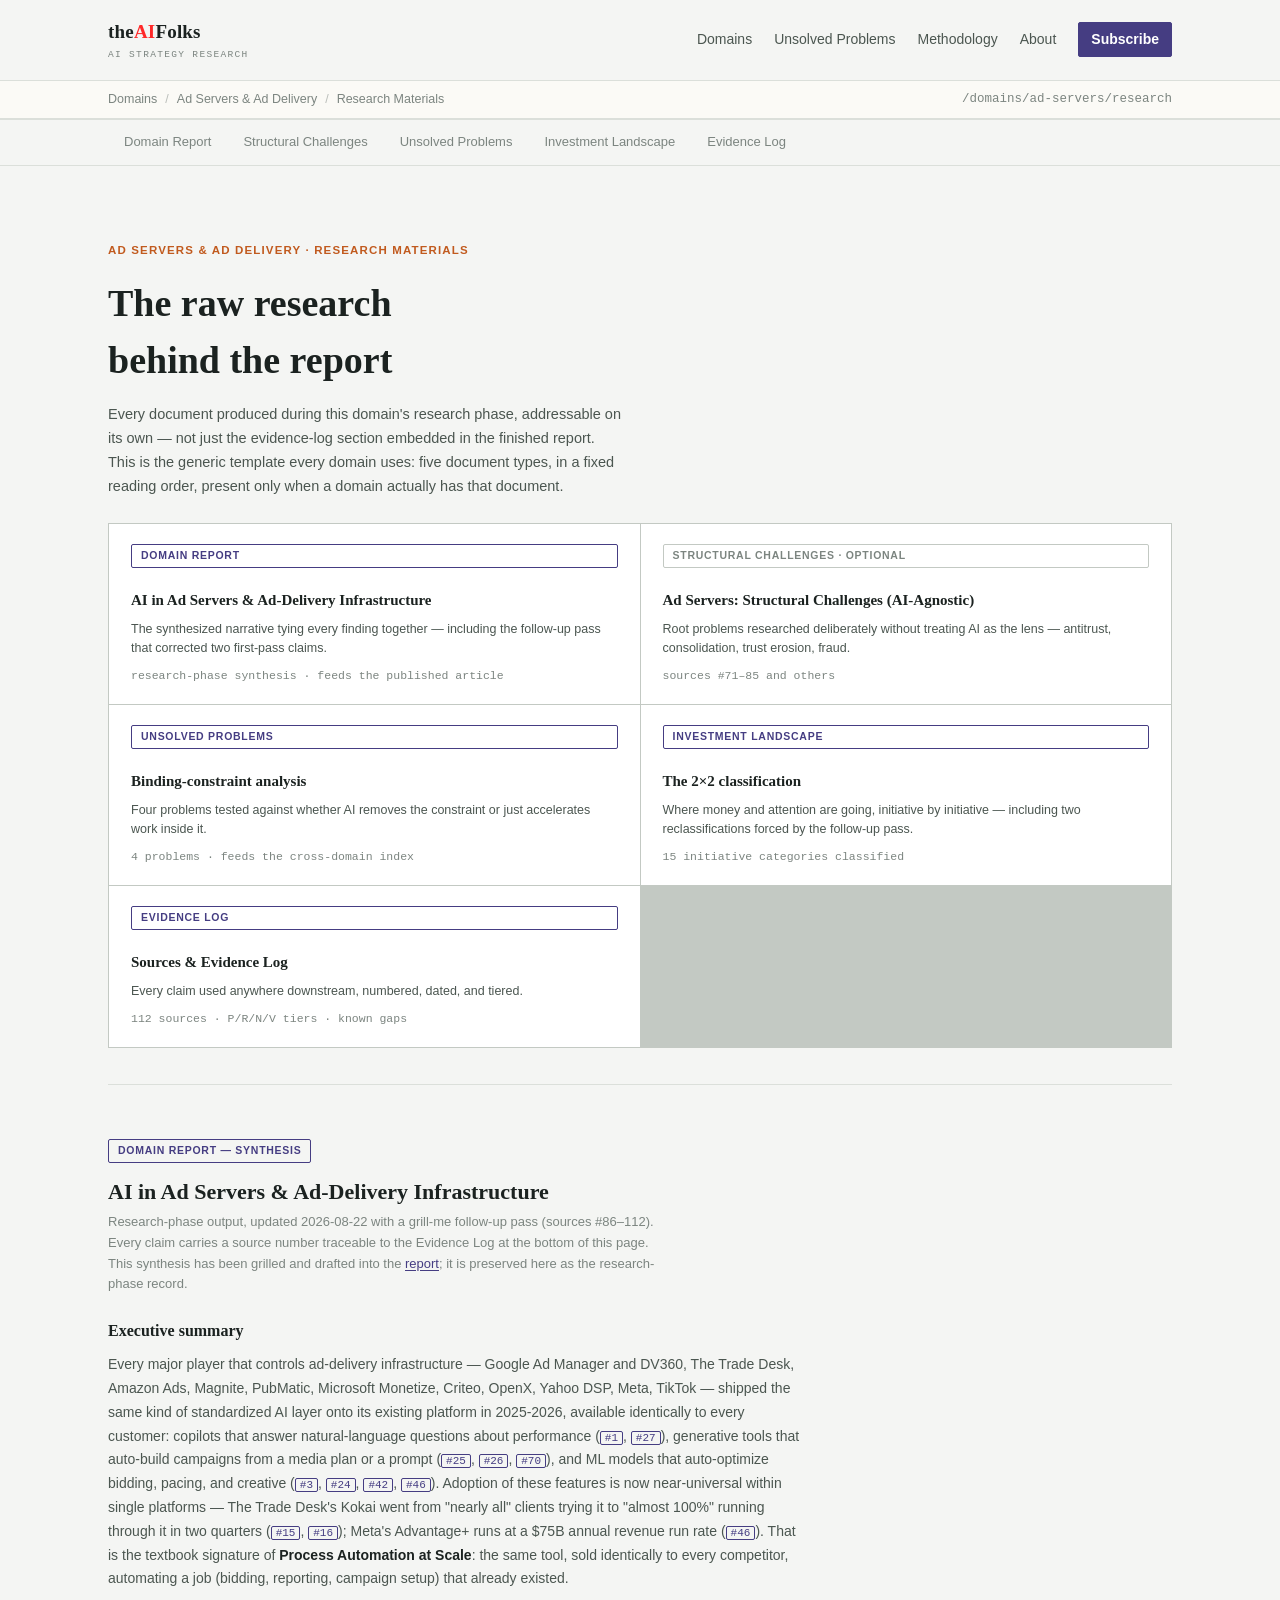
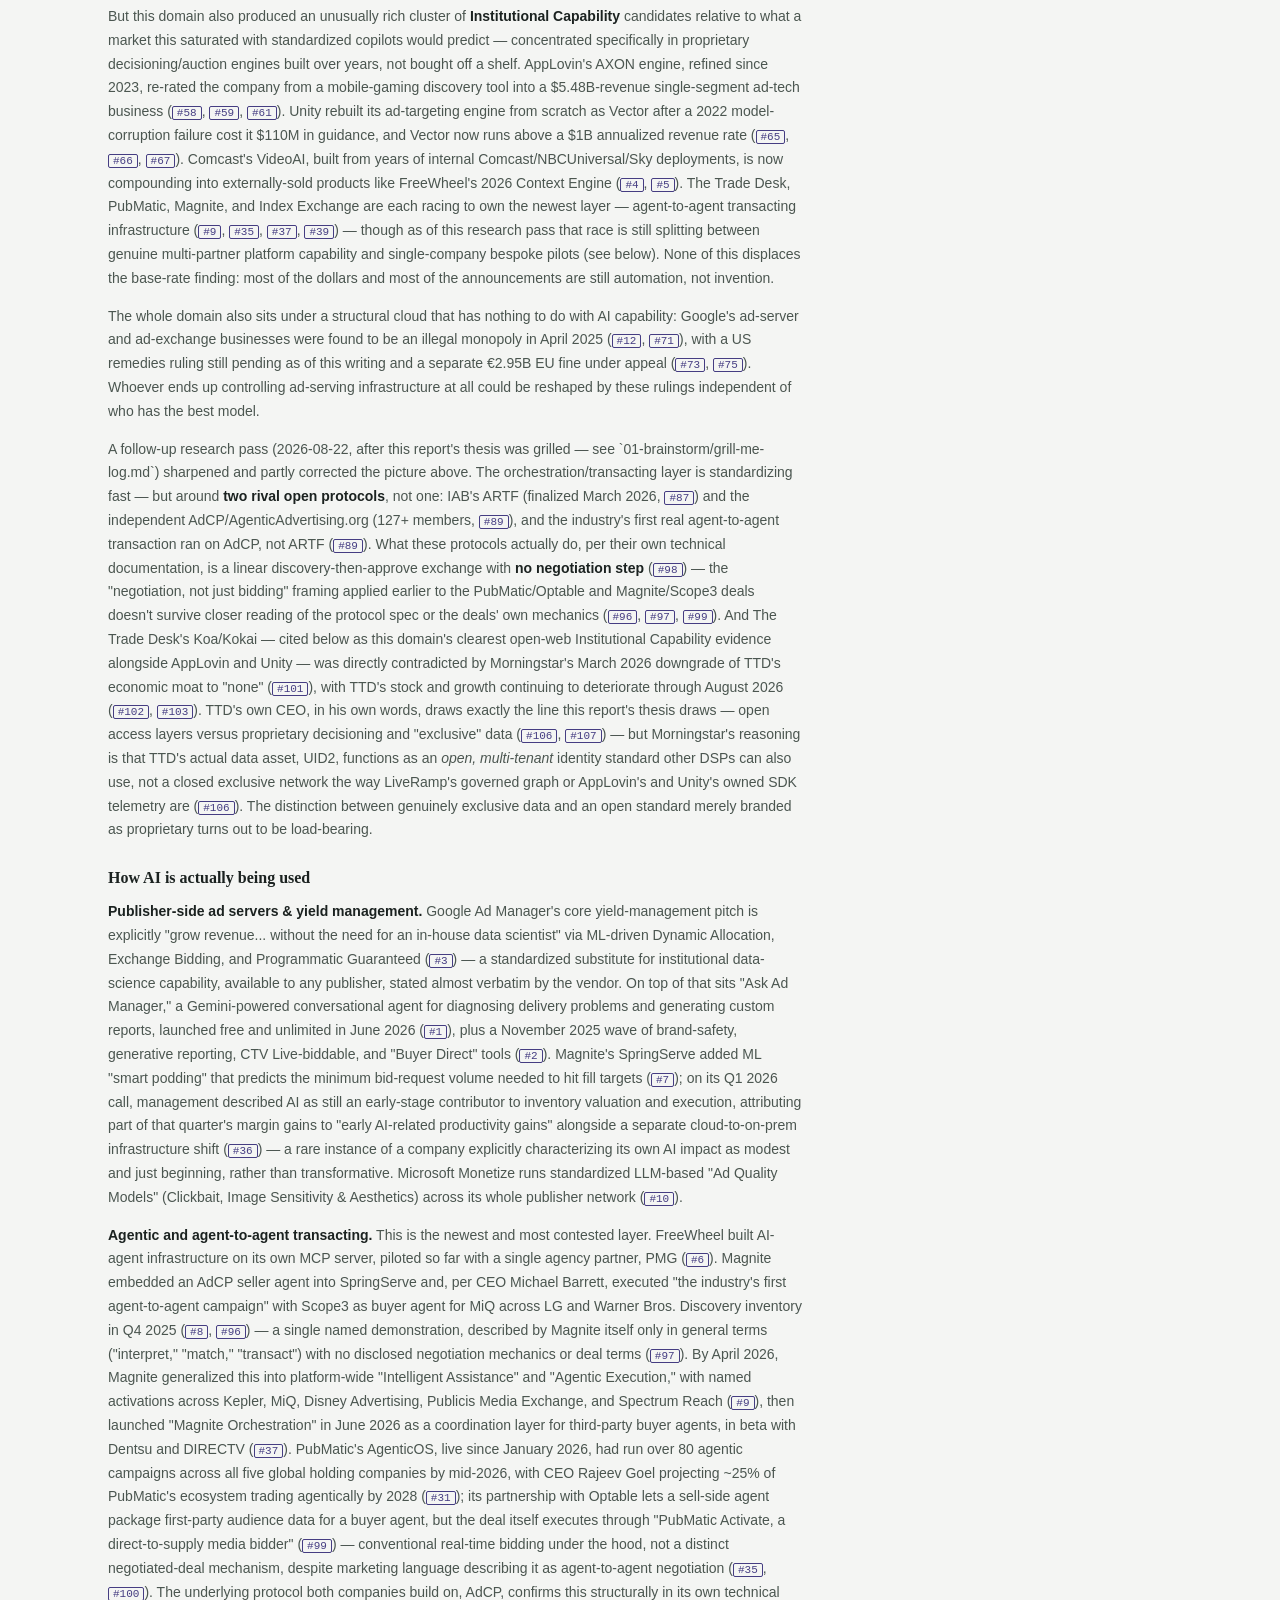
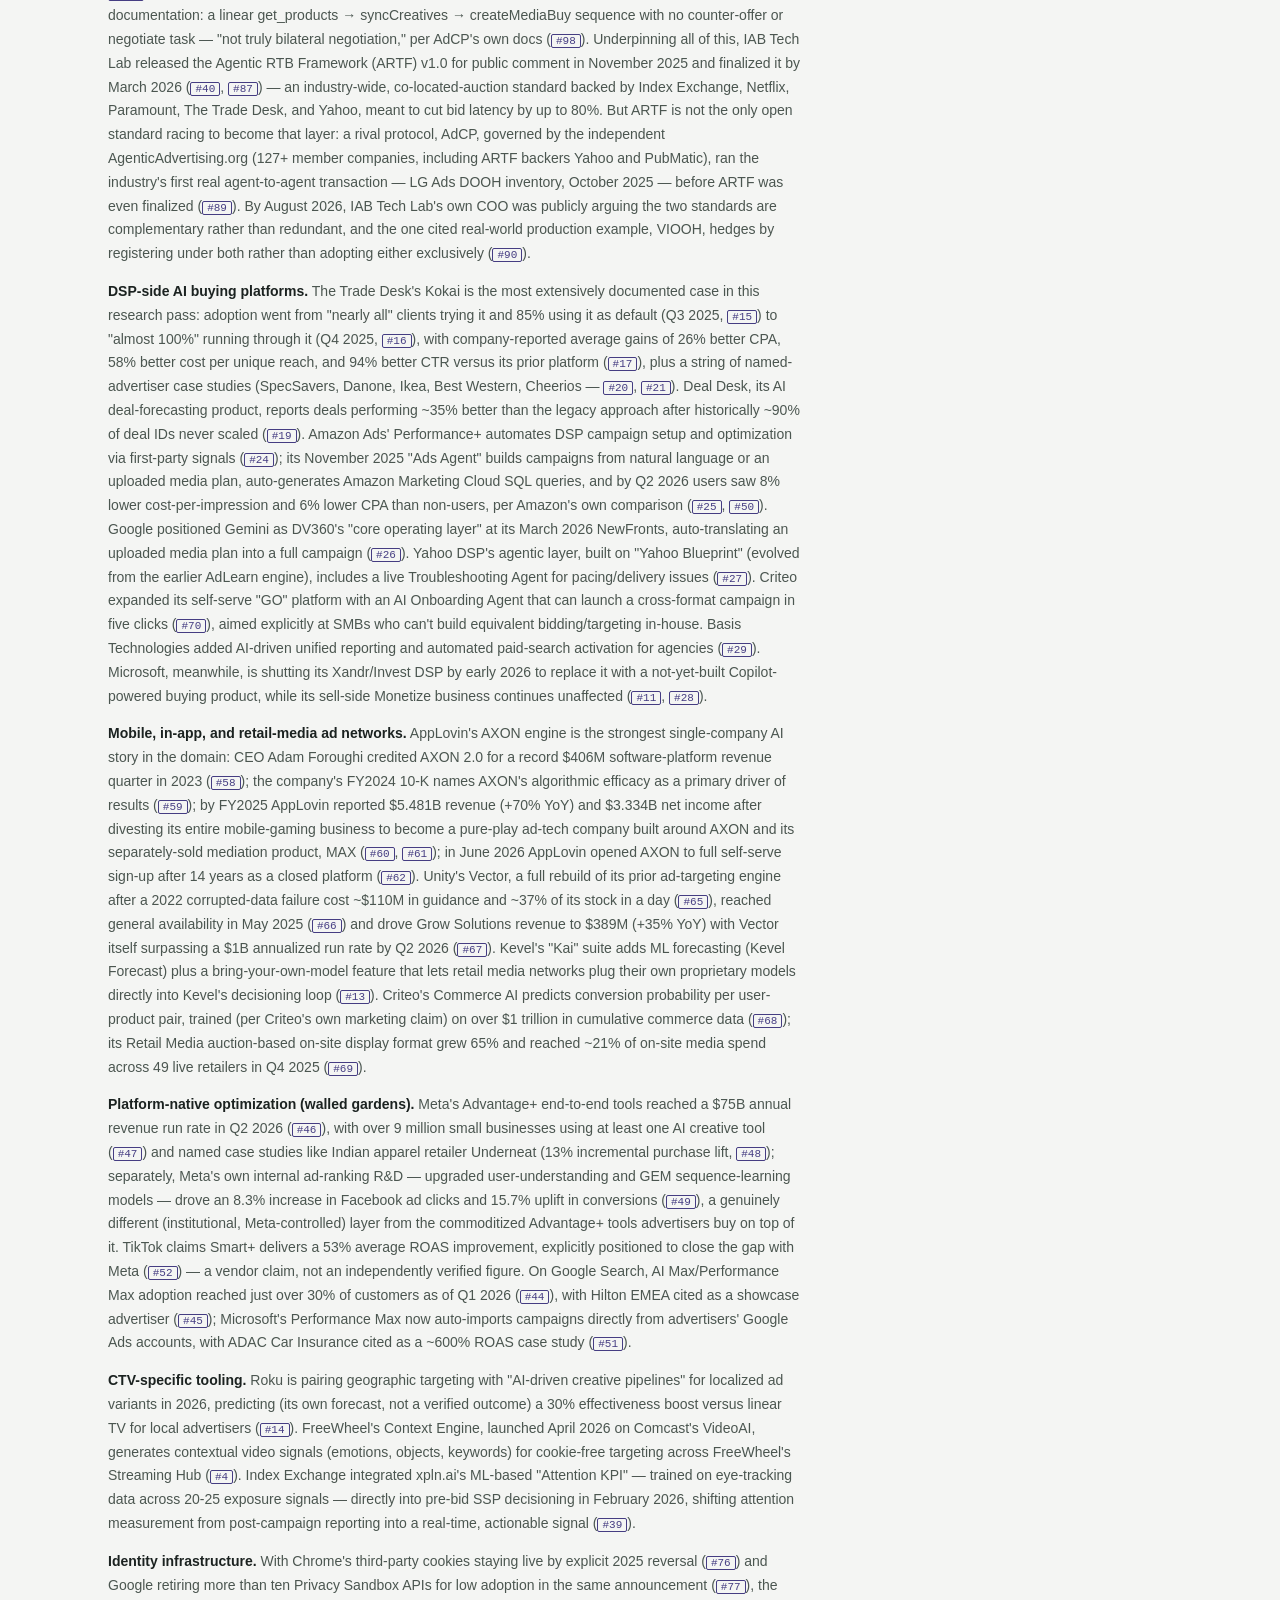
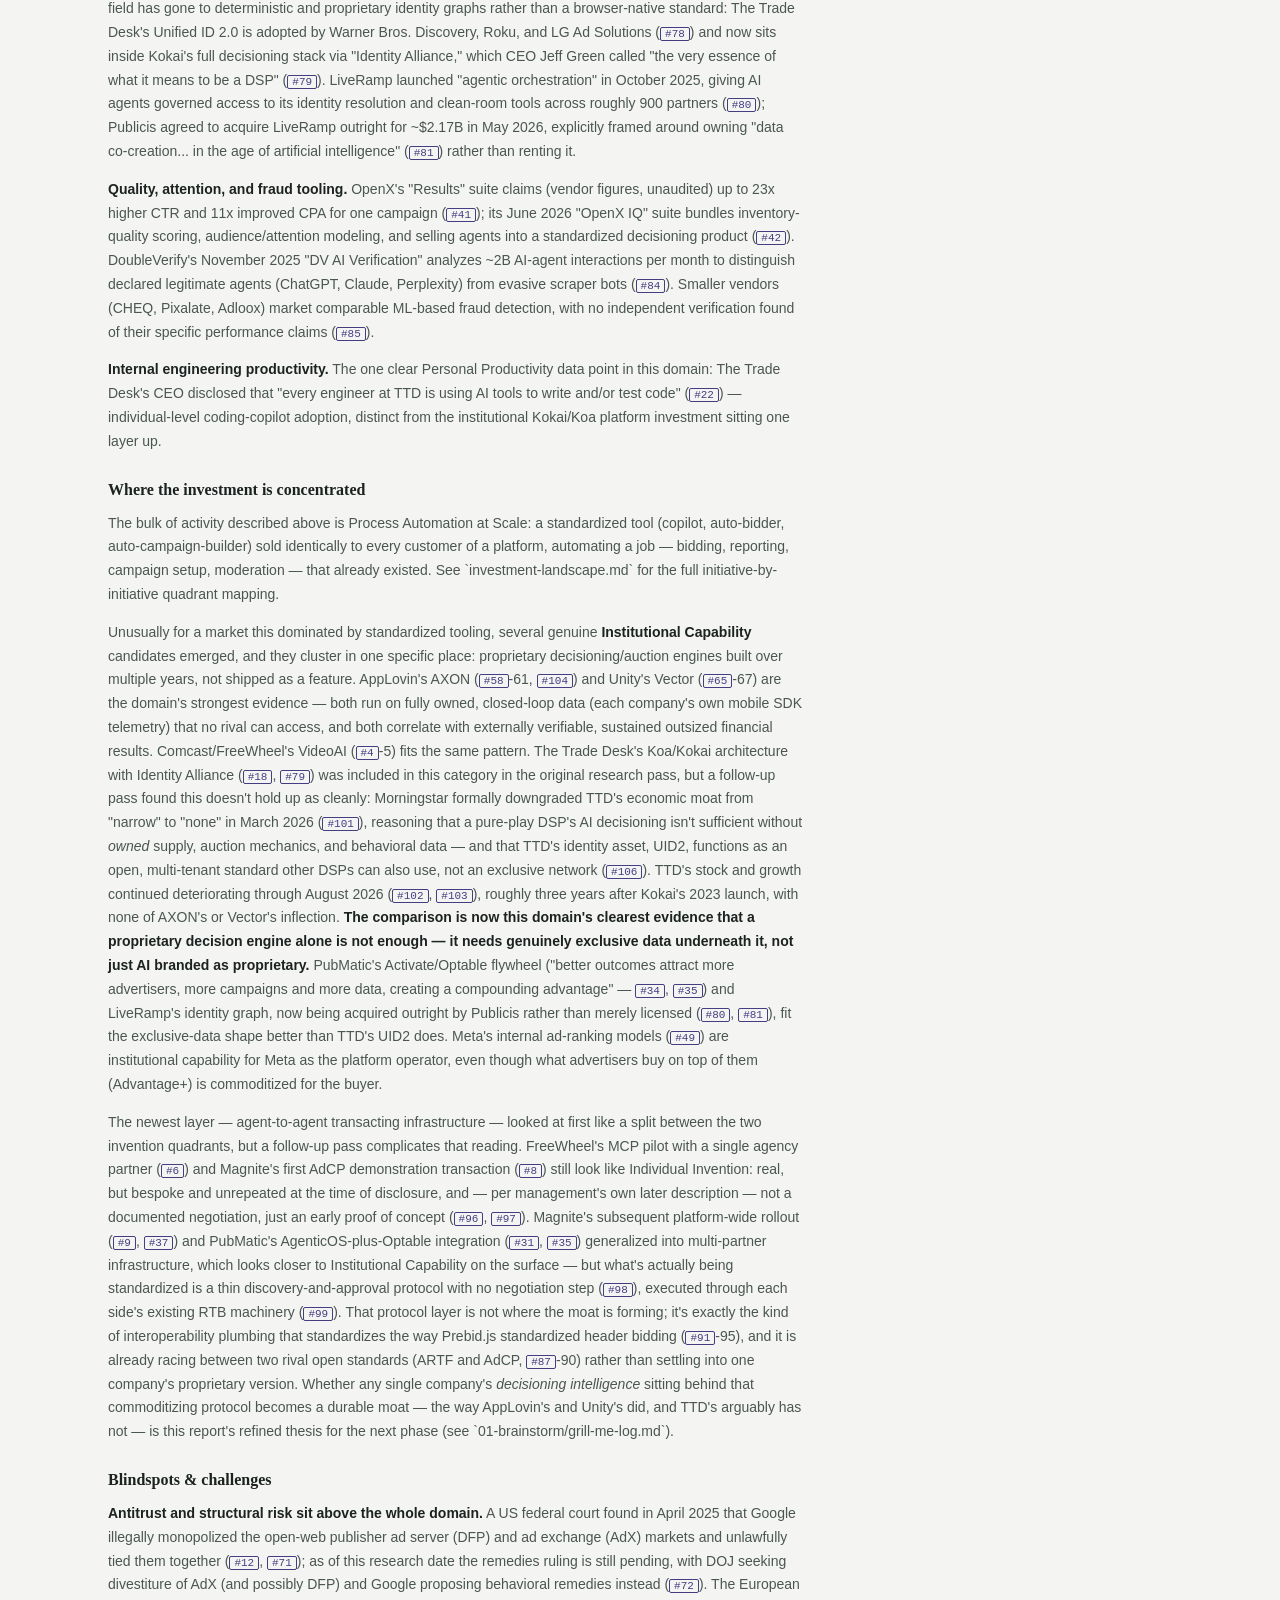
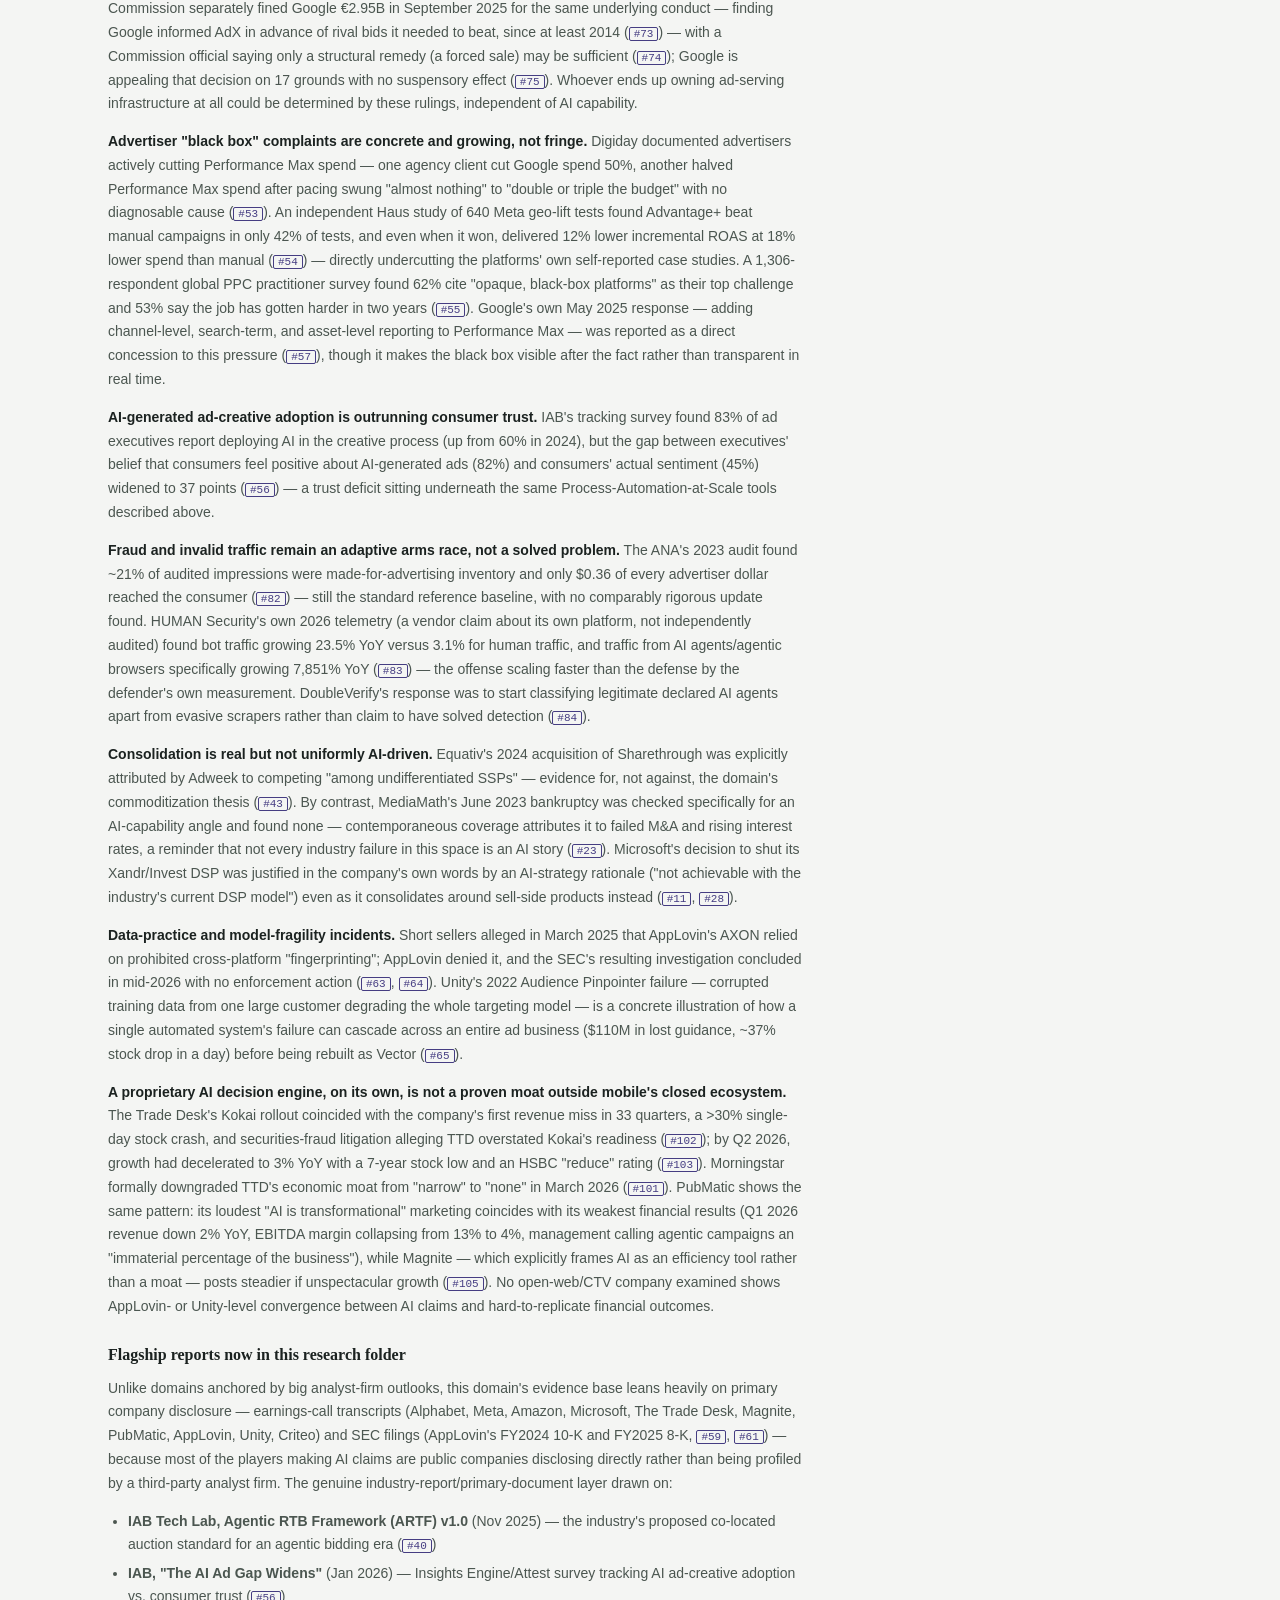
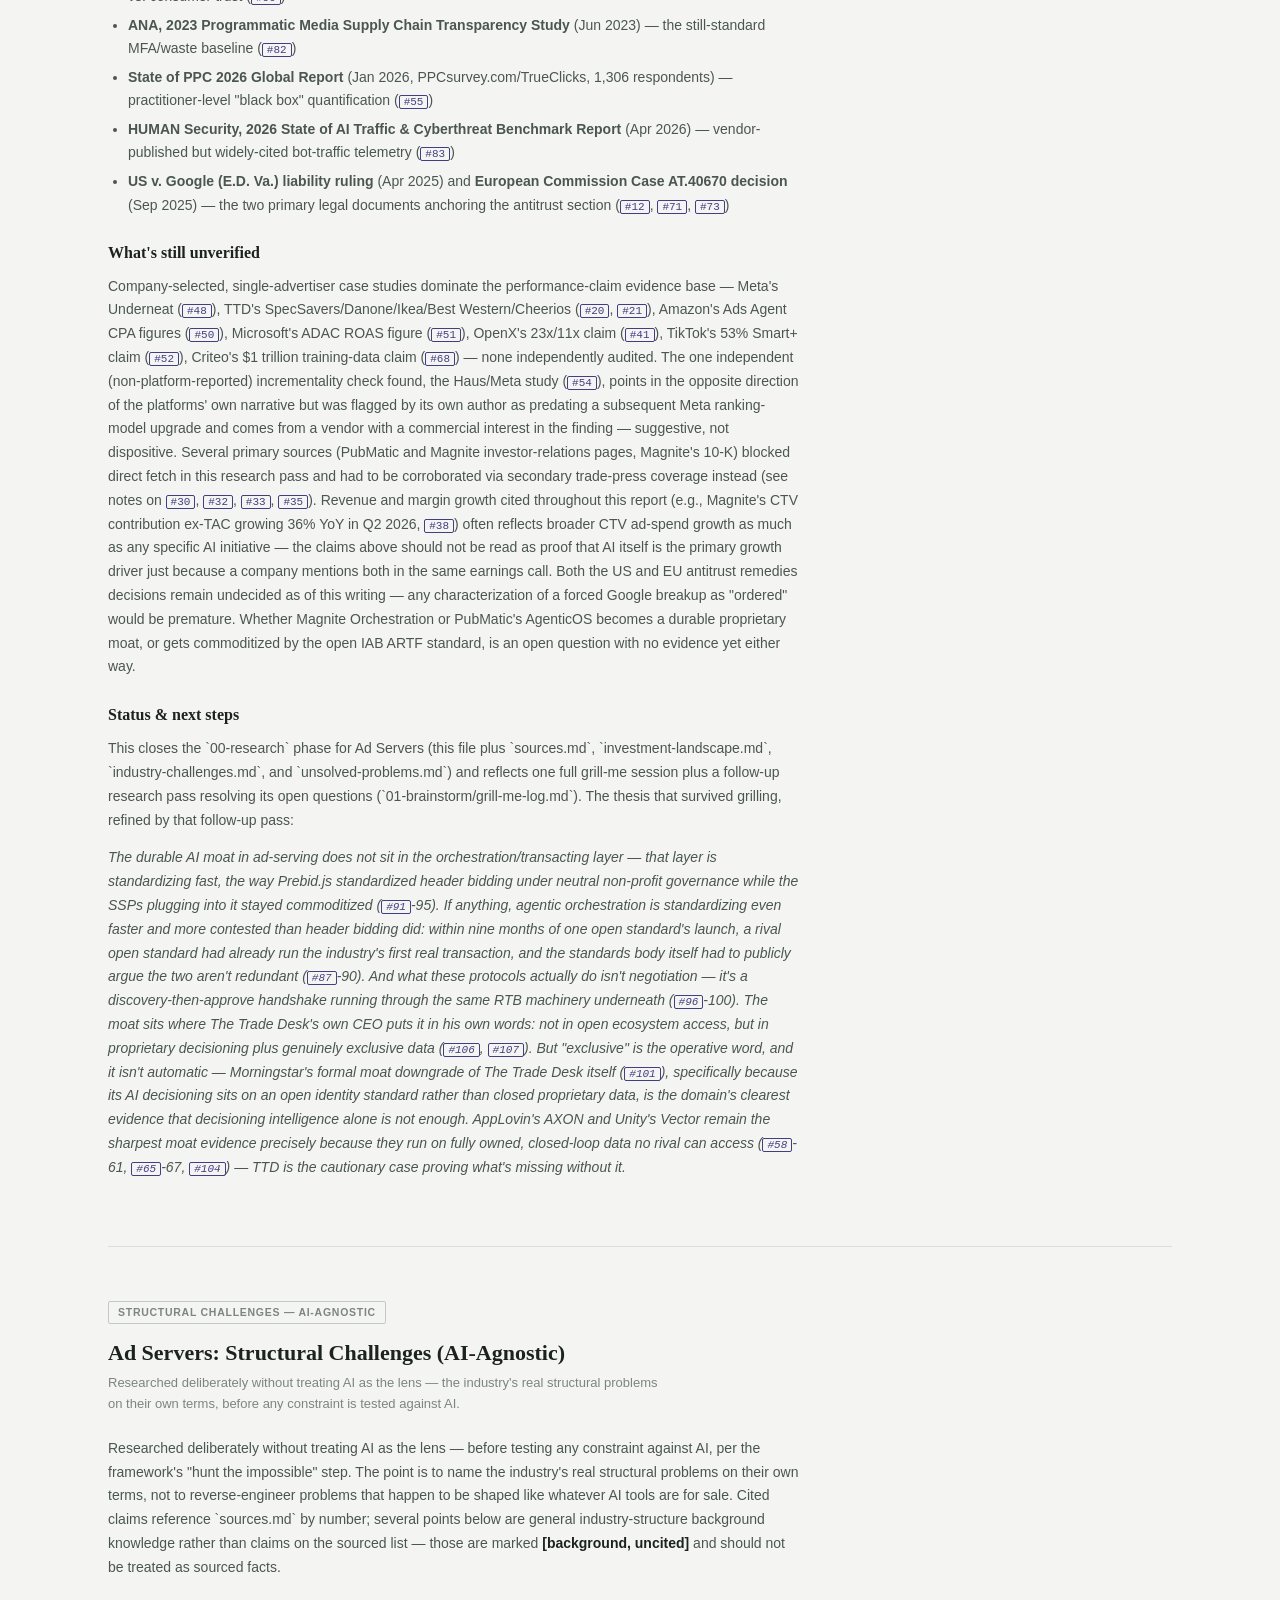
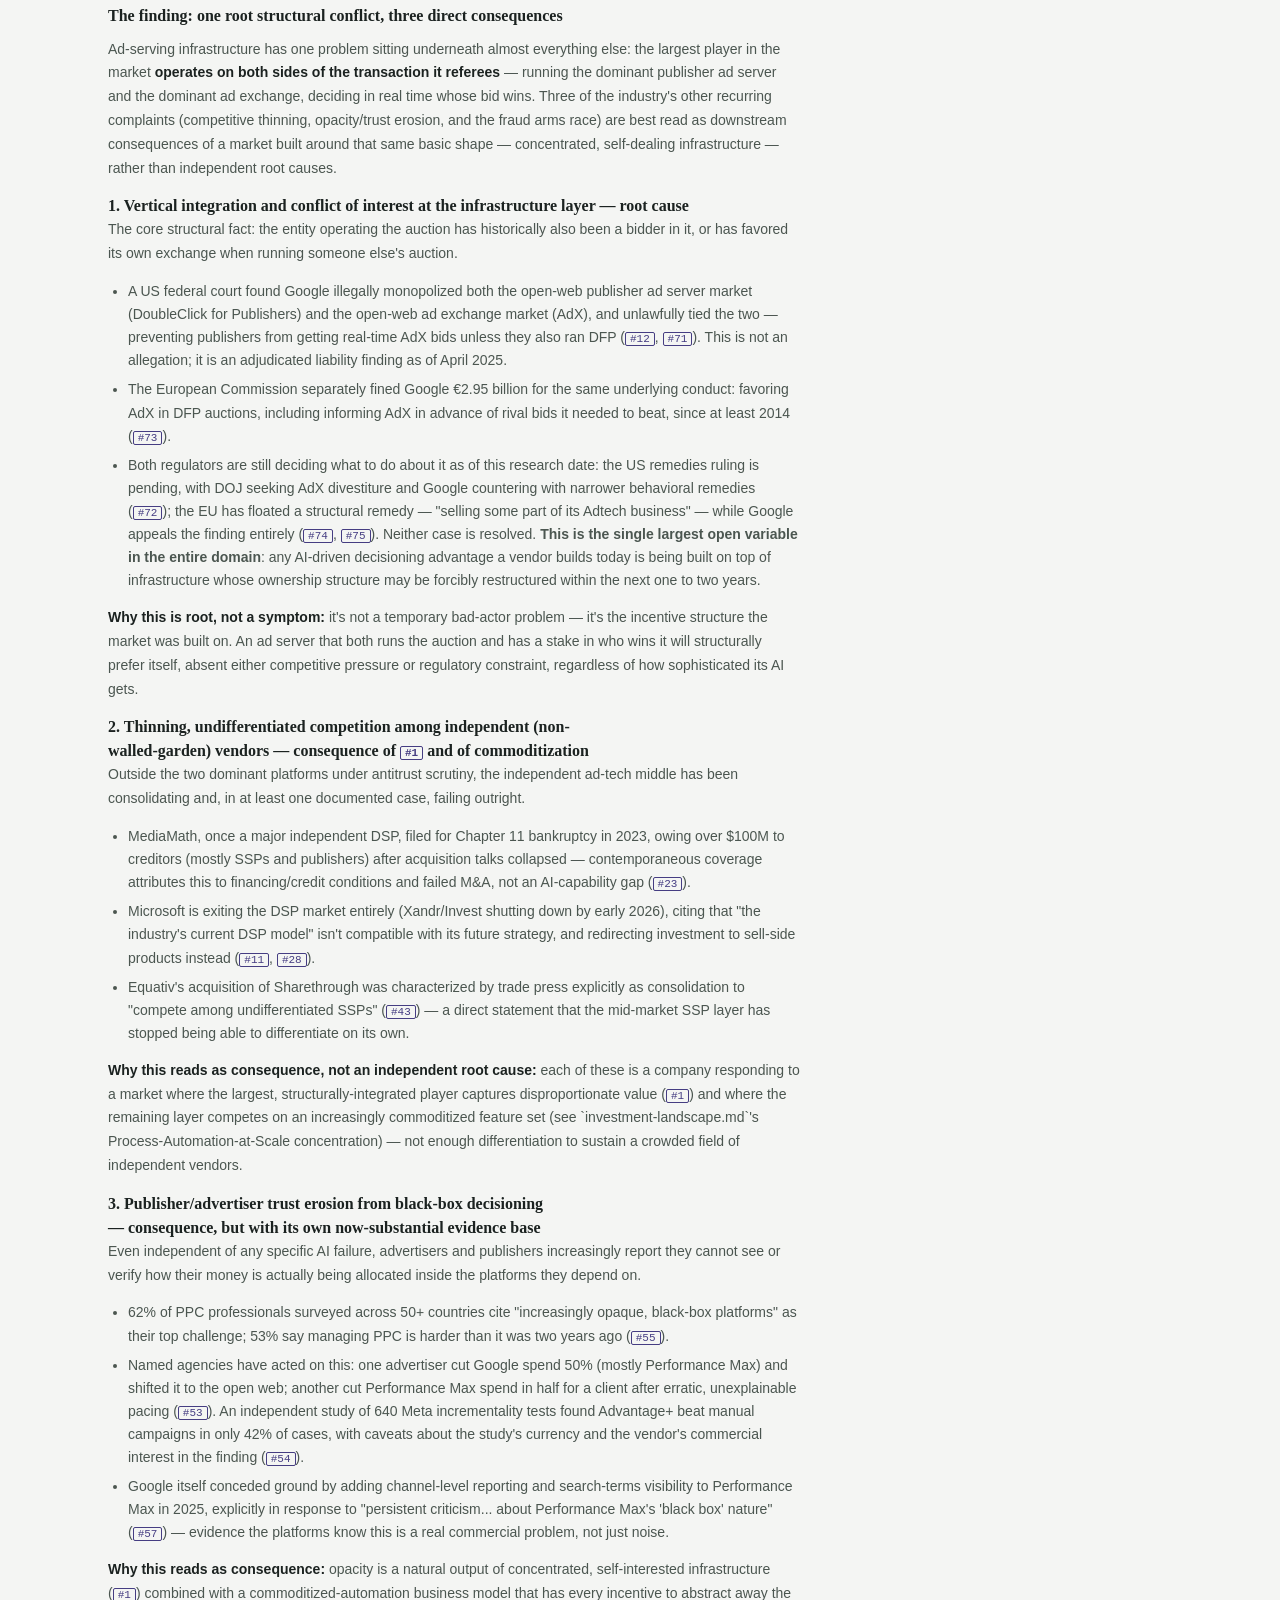
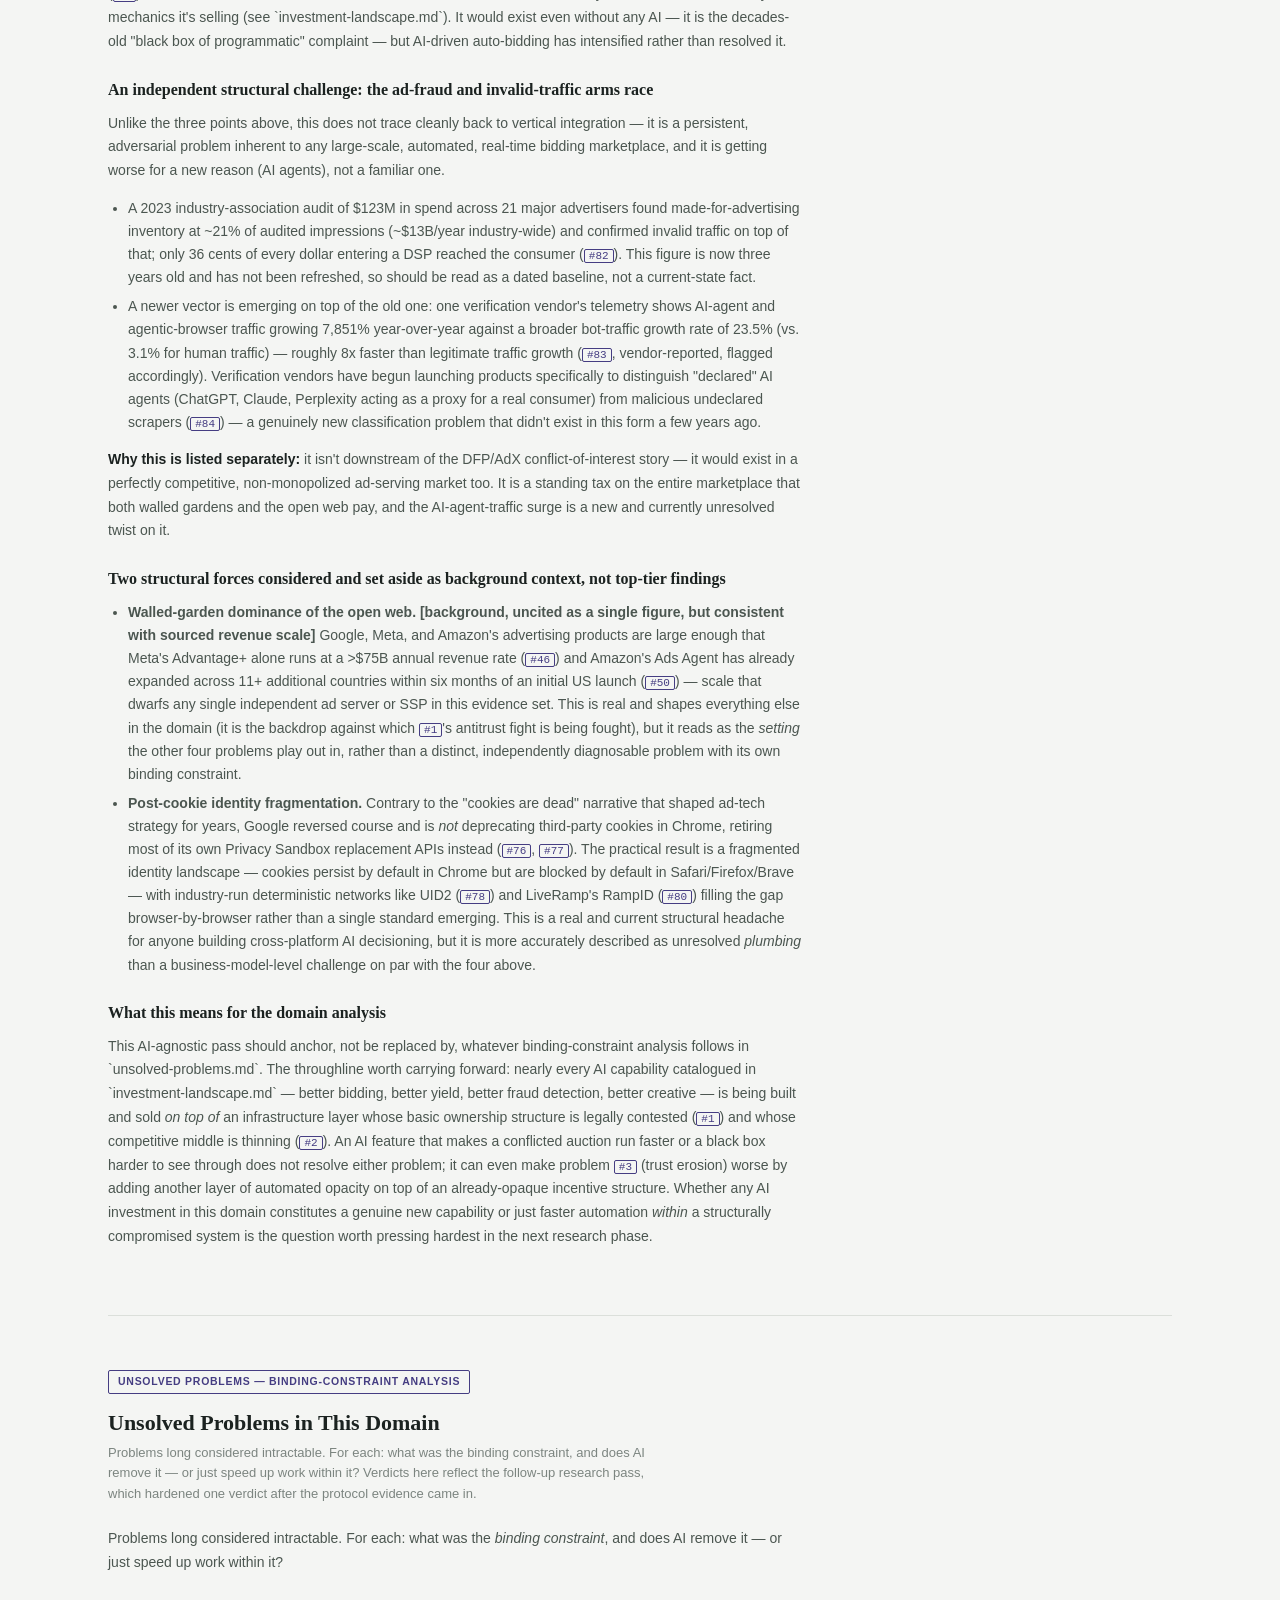
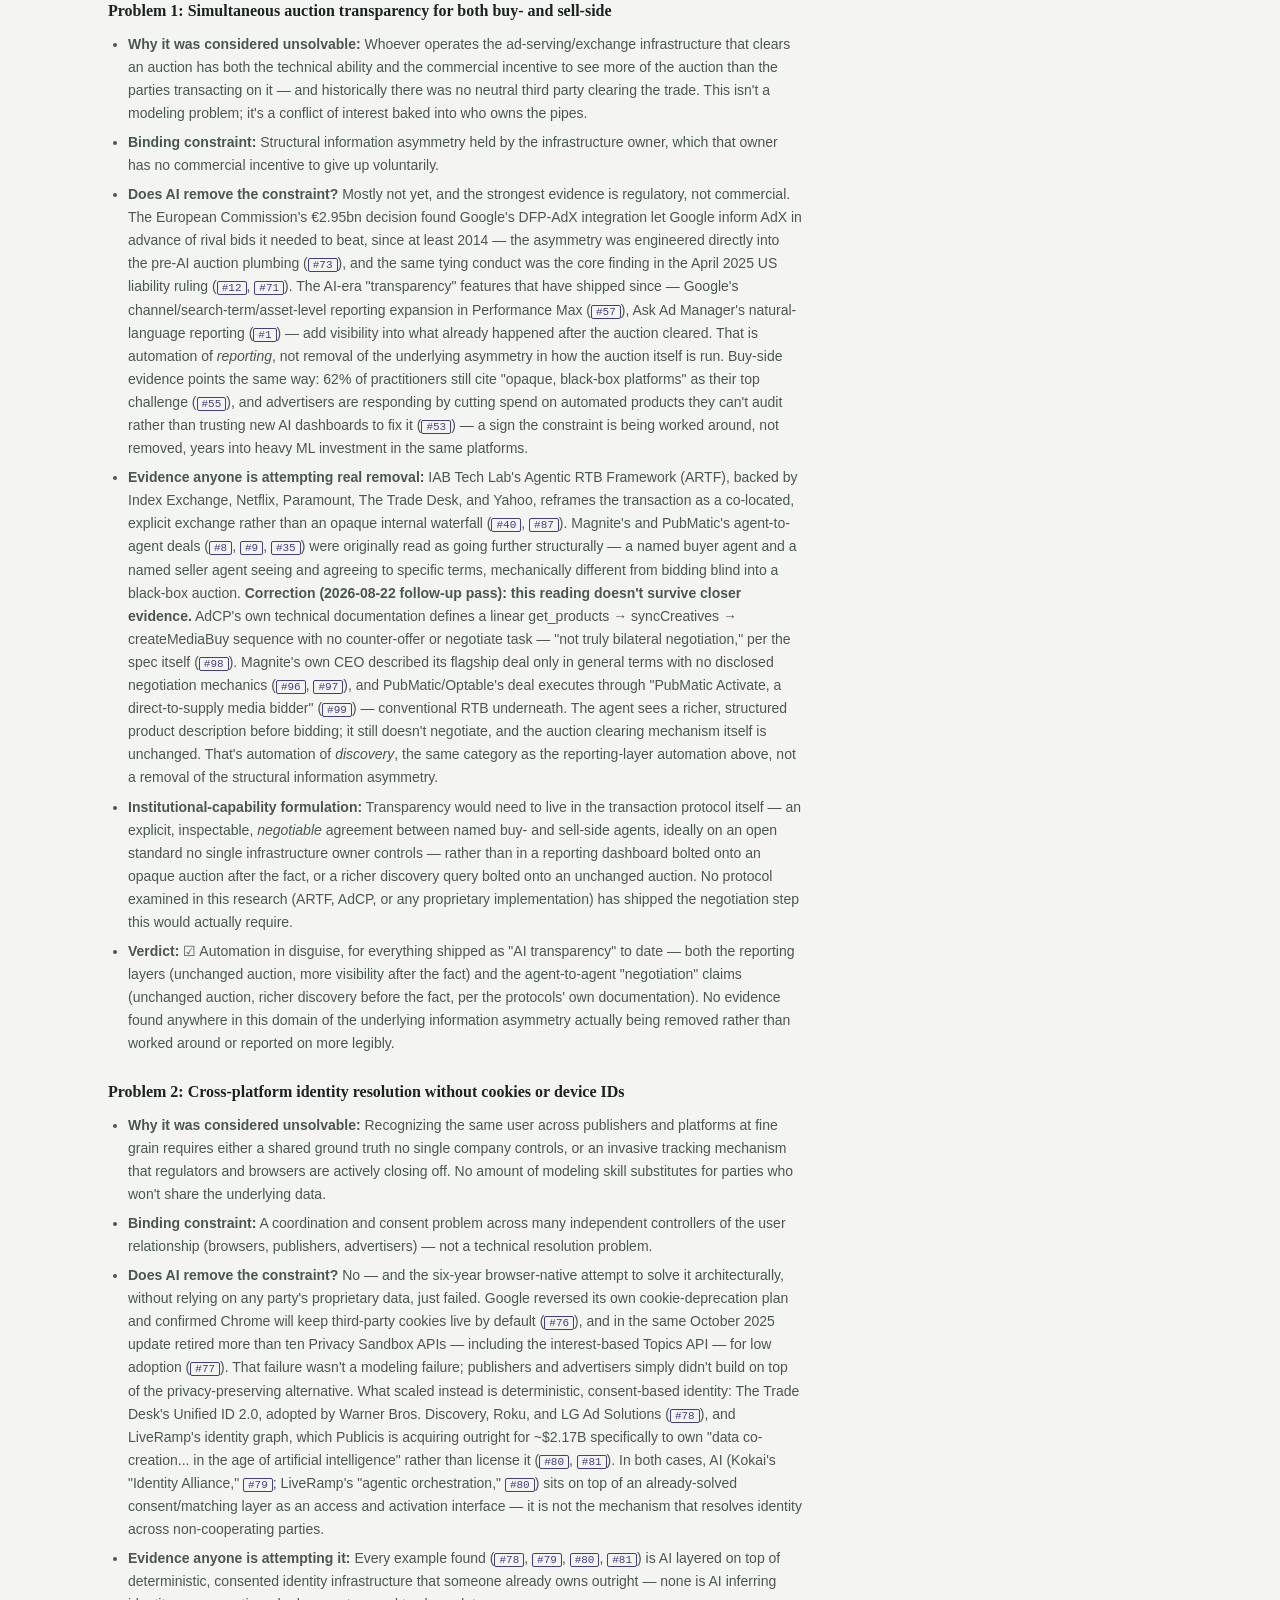
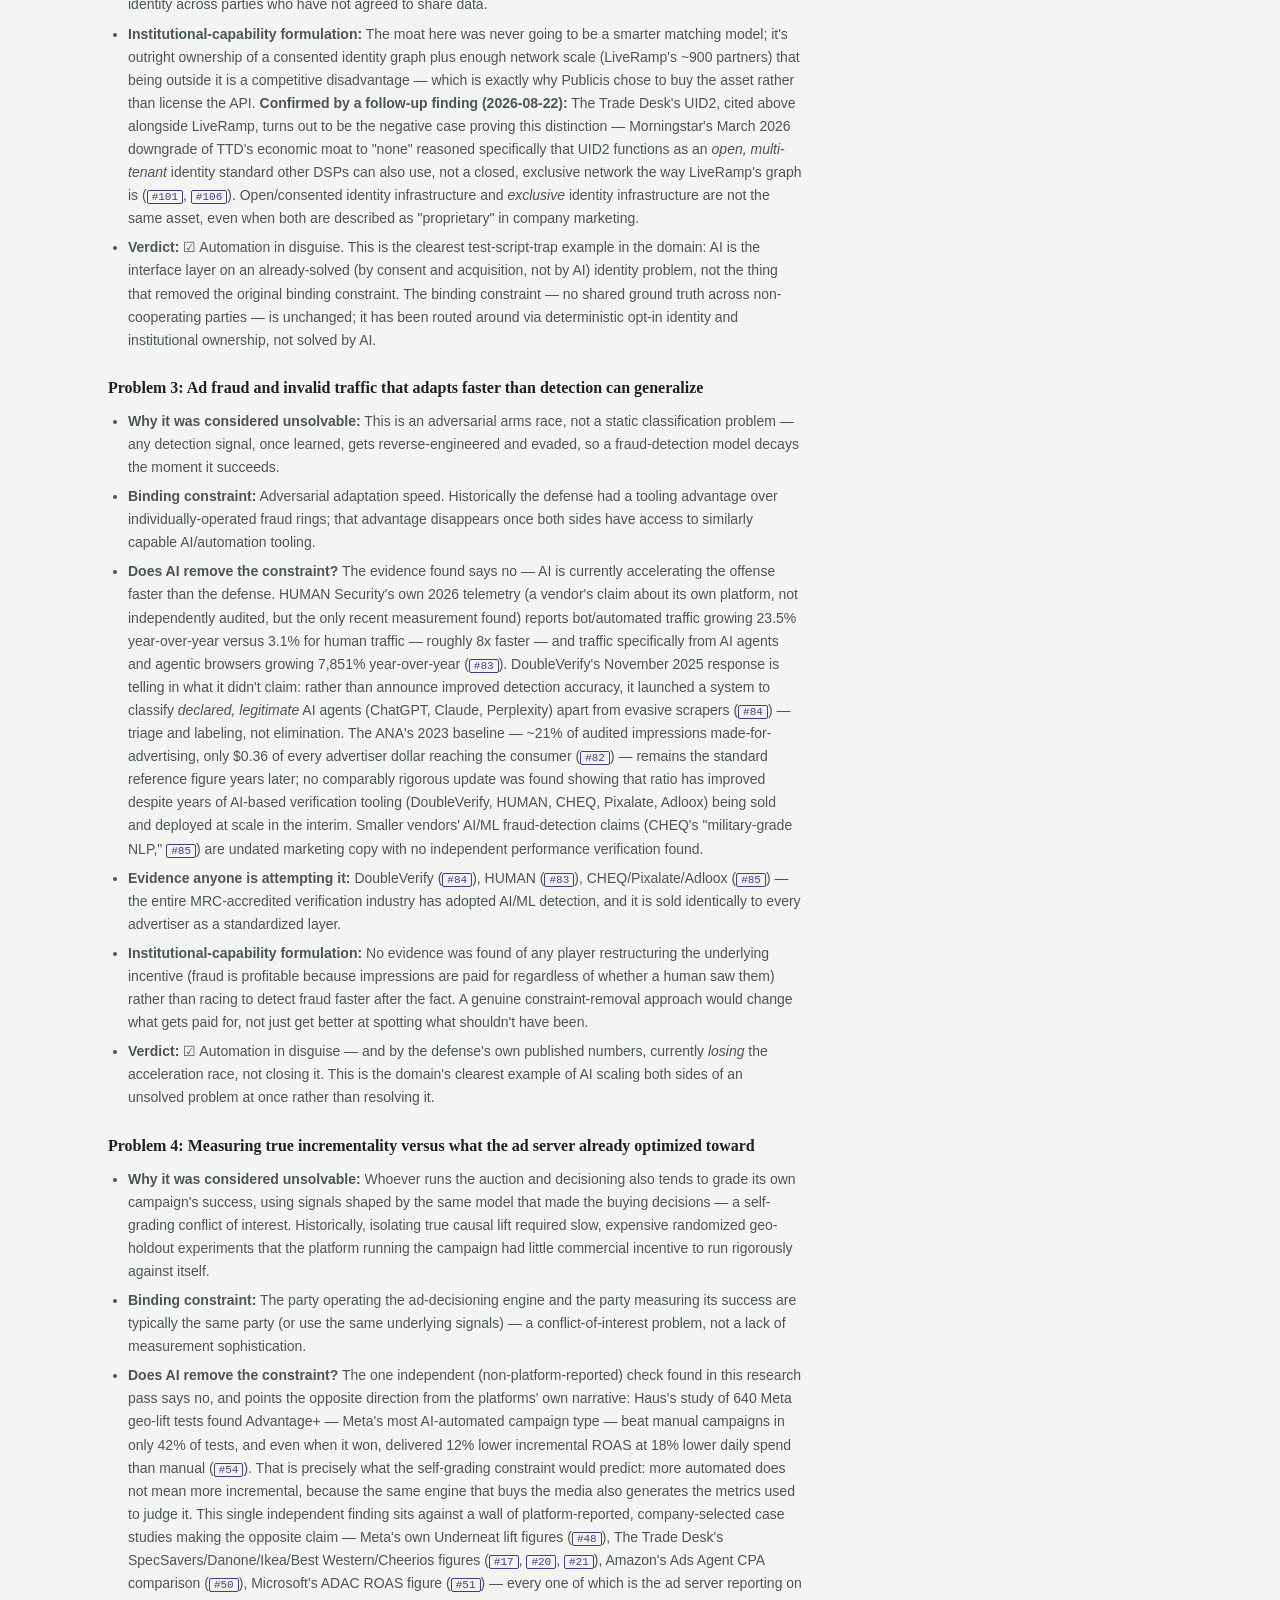
<file: docs/domains/ad-servers/research.html>
<!doctype html>
<html lang="en">
<head>
<!-- Google tag (gtag.js) -->
<script async src="https://www.googletagmanager.com/gtag/js?id=G-B6Q7TYNEDR"></script>
<script>
  window.dataLayer = window.dataLayer || [];
  function gtag(){dataLayer.push(arguments);}
  gtag('js', new Date());

  gtag('config', 'G-B6Q7TYNEDR');
</script>
<meta charset="utf-8">
<meta name="viewport" content="width=device-width,initial-scale=1">
<title>Research Materials — Ad Servers &amp; Ad Delivery — theAIFolks</title>
<meta name="description" content="The raw research behind the Ad Servers report: the domain synthesis, AI-agnostic structural analysis, binding-constraint tests, investment map, and the full 112-source evidence log.">
<meta property="og:title" content="Research Materials — Ad Servers &amp; Ad Delivery — theAIFolks">
<meta property="og:description" content="Every document behind the Ad Servers report, addressable on its own — 5 documents, 112 logged sources.">
<meta property="og:type" content="website">
<link rel="icon" href="data:image/svg+xml,%3Csvg xmlns='http://www.w3.org/2000/svg' viewBox='0 0 32 32'%3E%3Crect width='32' height='32' fill='%23453D82'/%3E%3Cpath d='M2 26 L11 12 L17 20 L23 9 L30 26 Z' fill='%23F4F5F3'/%3E%3C/svg%3E">
<link rel="stylesheet" href="../../assets/css/site.css?v=3">
<script src="../../assets/js/site.js?v=3" defer></script>
</head>
<body>
<a class="skip-link" href="#main">Skip to content</a>

<header class="site-header">
  <div class="site-header-inner">
    <a href="../../" class="wordmark">
      <span class="name">the<span class="ai">AI</span>Folks</span>
      <span class="tag mono">AI Strategy Research</span>
    </a>
    <nav class="site-nav" aria-label="Primary">
      <a href="../../">Domains</a>
      <a href="../../problems/">Unsolved Problems</a>
      <a href="../../methodology.html">Methodology</a>
      <a href="../../about.html">About</a>
      <a class="btn btn-sm" href="../../index.html#subscribe">Subscribe</a>
    </nav>
  </div>
</header>

<div class="breadcrumb">
  <nav class="breadcrumb-inner" aria-label="Breadcrumb">
    <a href="../../">Domains</a><span class="sep" aria-hidden="true">/</span><a href="./">Ad Servers &amp; Ad Delivery</a><span class="sep" aria-hidden="true">/</span><span aria-current="page">Research Materials</span>
    <span class="breadcrumb-url mono">/domains/ad-servers/research</span>
  </nav>
</div>

<div class="subnav-wrap">
  <nav class="subnav" aria-label="Research documents">
    <a href="#rm-report">Domain Report</a>
    <a href="#rm-structural">Structural Challenges</a>
    <a href="#rm-problems">Unsolved Problems</a>
    <a href="#rm-investment">Investment Landscape</a>
    <a href="#rm-evidence">Evidence Log</a>
  </nav>
</div>

<main id="main">
<div class="container">

  <section class="no-rule" style="padding-bottom:36px;">
    <span class="domain-tag" style="margin-top:24px;">Ad Servers &amp; Ad Delivery · Research Materials</span>
    <h1 class="serif" style="font-size:clamp(26px,3.6vw,38px);max-width:24ch;">The raw research behind the report</h1>
    <p class="section-intro" style="margin-top:14px;">Every document produced during this domain's research phase, addressable on its own — not just the evidence-log section embedded in the finished report. This is the generic template every domain uses: five document types, in a fixed reading order, present only when a domain actually has that document.</p>
    <div class="research-doc-list">
      <a href="#rm-report" class="doc-card">
        <span class="doc-type-badge">Domain Report</span>
        <h3>AI in Ad Servers &amp; Ad-Delivery Infrastructure</h3>
        <p>The synthesized narrative tying every finding together — including the follow-up pass that corrected two first-pass claims.</p>
        <span class="stat">research-phase synthesis · feeds the published article</span>
      </a>
      <a href="#rm-structural" class="doc-card">
        <span class="doc-type-badge optional">Structural Challenges · optional</span>
        <h3>Ad Servers: Structural Challenges (AI-Agnostic)</h3>
        <p>Root problems researched deliberately without treating AI as the lens — antitrust, consolidation, trust erosion, fraud.</p>
        <span class="stat">sources #71–85 and others</span>
      </a>
      <a href="#rm-problems" class="doc-card">
        <span class="doc-type-badge">Unsolved Problems</span>
        <h3>Binding-constraint analysis</h3>
        <p>Four problems tested against whether AI removes the constraint or just accelerates work inside it.</p>
        <span class="stat">4 problems · feeds the cross-domain index</span>
      </a>
      <a href="#rm-investment" class="doc-card">
        <span class="doc-type-badge">Investment Landscape</span>
        <h3>The 2×2 classification</h3>
        <p>Where money and attention are going, initiative by initiative — including two reclassifications forced by the follow-up pass.</p>
        <span class="stat">15 initiative categories classified</span>
      </a>
      <a href="#rm-evidence" class="doc-card">
        <span class="doc-type-badge">Evidence Log</span>
        <h3>Sources &amp; Evidence Log</h3>
        <p>Every claim used anywhere downstream, numbered, dated, and tiered.</p>
        <span class="stat">112 sources · P/R/N/V tiers · known gaps</span>
      </a>
    </div>
  </section>

  <section id="rm-report">
    <span class="doc-type-badge">Domain Report — synthesis</span>
    <h2 class="research-section-title">AI in Ad Servers &amp; Ad-Delivery Infrastructure</h2>
    <p class="research-section-sub">Research-phase output, updated 2026-08-22 with a grill-me follow-up pass (sources #86–112). Every claim carries a source number traceable to the Evidence Log at the bottom of this page. This synthesis has been grilled and drafted into the <a href="report.html">report</a>; it is preserved here as the research-phase record.</p>
    <div class="research-prose">
      <h3>Executive summary</h3>
      <p>Every major player that controls ad-delivery infrastructure — Google Ad Manager and DV360, The Trade Desk, Amazon Ads, Magnite, PubMatic, Microsoft Monetize, Criteo, OpenX, Yahoo DSP, Meta, TikTok — shipped the same kind of standardized AI layer onto its existing platform in 2025-2026, available identically to every customer: copilots that answer natural-language questions about performance (<a class="cite" href="#src-1">#1</a>, <a class="cite" href="#src-27">#27</a>), generative tools that auto-build campaigns from a media plan or a prompt (<a class="cite" href="#src-25">#25</a>, <a class="cite" href="#src-26">#26</a>, <a class="cite" href="#src-70">#70</a>), and ML models that auto-optimize bidding, pacing, and creative (<a class="cite" href="#src-3">#3</a>, <a class="cite" href="#src-24">#24</a>, <a class="cite" href="#src-42">#42</a>, <a class="cite" href="#src-46">#46</a>). Adoption of these features is now near-universal within single platforms — The Trade Desk's Kokai went from "nearly all" clients trying it to "almost 100%" running through it in two quarters (<a class="cite" href="#src-15">#15</a>, <a class="cite" href="#src-16">#16</a>); Meta's Advantage+ runs at a $75B annual revenue run rate (<a class="cite" href="#src-46">#46</a>). That is the textbook signature of <strong>Process Automation at Scale</strong>: the same tool, sold identically to every competitor, automating a job (bidding, reporting, campaign setup) that already existed.</p>
      <p>But this domain also produced an unusually rich cluster of <strong>Institutional Capability</strong> candidates relative to what a market this saturated with standardized copilots would predict — concentrated specifically in proprietary decisioning/auction engines built over years, not bought off a shelf. AppLovin's AXON engine, refined since 2023, re-rated the company from a mobile-gaming discovery tool into a $5.48B-revenue single-segment ad-tech business (<a class="cite" href="#src-58">#58</a>, <a class="cite" href="#src-59">#59</a>, <a class="cite" href="#src-61">#61</a>). Unity rebuilt its ad-targeting engine from scratch as Vector after a 2022 model-corruption failure cost it $110M in guidance, and Vector now runs above a $1B annualized revenue rate (<a class="cite" href="#src-65">#65</a>, <a class="cite" href="#src-66">#66</a>, <a class="cite" href="#src-67">#67</a>). Comcast's VideoAI, built from years of internal Comcast/NBCUniversal/Sky deployments, is now compounding into externally-sold products like FreeWheel's 2026 Context Engine (<a class="cite" href="#src-4">#4</a>, <a class="cite" href="#src-5">#5</a>). The Trade Desk, PubMatic, Magnite, and Index Exchange are each racing to own the newest layer — agent-to-agent transacting infrastructure (<a class="cite" href="#src-9">#9</a>, <a class="cite" href="#src-35">#35</a>, <a class="cite" href="#src-37">#37</a>, <a class="cite" href="#src-39">#39</a>) — though as of this research pass that race is still splitting between genuine multi-partner platform capability and single-company bespoke pilots (see below). None of this displaces the base-rate finding: most of the dollars and most of the announcements are still automation, not invention.</p>
      <p>The whole domain also sits under a structural cloud that has nothing to do with AI capability: Google's ad-server and ad-exchange businesses were found to be an illegal monopoly in April 2025 (<a class="cite" href="#src-12">#12</a>, <a class="cite" href="#src-71">#71</a>), with a US remedies ruling still pending as of this writing and a separate €2.95B EU fine under appeal (<a class="cite" href="#src-73">#73</a>, <a class="cite" href="#src-75">#75</a>). Whoever ends up controlling ad-serving infrastructure at all could be reshaped by these rulings independent of who has the best model.</p>
      <p>A follow-up research pass (2026-08-22, after this report's thesis was grilled — see `01-brainstorm/grill-me-log.md`) sharpened and partly corrected the picture above. The orchestration/transacting layer is standardizing fast — but around <strong>two rival open protocols</strong>, not one: IAB's ARTF (finalized March 2026, <a class="cite" href="#src-87">#87</a>) and the independent AdCP/AgenticAdvertising.org (127+ members, <a class="cite" href="#src-89">#89</a>), and the industry's first real agent-to-agent transaction ran on AdCP, not ARTF (<a class="cite" href="#src-89">#89</a>). What these protocols actually do, per their own technical documentation, is a linear discovery-then-approve exchange with <strong>no negotiation step</strong> (<a class="cite" href="#src-98">#98</a>) — the "negotiation, not just bidding" framing applied earlier to the PubMatic/Optable and Magnite/Scope3 deals doesn't survive closer reading of the protocol spec or the deals' own mechanics (<a class="cite" href="#src-96">#96</a>, <a class="cite" href="#src-97">#97</a>, <a class="cite" href="#src-99">#99</a>). And The Trade Desk's Koa/Kokai — cited below as this domain's clearest open-web Institutional Capability evidence alongside AppLovin and Unity — was directly contradicted by Morningstar's March 2026 downgrade of TTD's economic moat to "none" (<a class="cite" href="#src-101">#101</a>), with TTD's stock and growth continuing to deteriorate through August 2026 (<a class="cite" href="#src-102">#102</a>, <a class="cite" href="#src-103">#103</a>). TTD's own CEO, in his own words, draws exactly the line this report's thesis draws — open access layers versus proprietary decisioning and "exclusive" data (<a class="cite" href="#src-106">#106</a>, <a class="cite" href="#src-107">#107</a>) — but Morningstar's reasoning is that TTD's actual data asset, UID2, functions as an <em>open, multi-tenant</em> identity standard other DSPs can also use, not a closed exclusive network the way LiveRamp's governed graph or AppLovin's and Unity's owned SDK telemetry are (<a class="cite" href="#src-106">#106</a>). The distinction between genuinely exclusive data and an open standard merely branded as proprietary turns out to be load-bearing.</p>
      <h3>How AI is actually being used</h3>
      <p><strong>Publisher-side ad servers &amp; yield management.</strong> Google Ad Manager's core yield-management pitch is explicitly "grow revenue... without the need for an in-house data scientist" via ML-driven Dynamic Allocation, Exchange Bidding, and Programmatic Guaranteed (<a class="cite" href="#src-3">#3</a>) — a standardized substitute for institutional data-science capability, available to any publisher, stated almost verbatim by the vendor. On top of that sits "Ask Ad Manager," a Gemini-powered conversational agent for diagnosing delivery problems and generating custom reports, launched free and unlimited in June 2026 (<a class="cite" href="#src-1">#1</a>), plus a November 2025 wave of brand-safety, generative reporting, CTV Live-biddable, and "Buyer Direct" tools (<a class="cite" href="#src-2">#2</a>). Magnite's SpringServe added ML "smart podding" that predicts the minimum bid-request volume needed to hit fill targets (<a class="cite" href="#src-7">#7</a>); on its Q1 2026 call, management described AI as still an early-stage contributor to inventory valuation and execution, attributing part of that quarter's margin gains to "early AI-related productivity gains" alongside a separate cloud-to-on-prem infrastructure shift (<a class="cite" href="#src-36">#36</a>) — a rare instance of a company explicitly characterizing its own AI impact as modest and just beginning, rather than transformative. Microsoft Monetize runs standardized LLM-based "Ad Quality Models" (Clickbait, Image Sensitivity &amp; Aesthetics) across its whole publisher network (<a class="cite" href="#src-10">#10</a>).</p>
      <p><strong>Agentic and agent-to-agent transacting.</strong> This is the newest and most contested layer. FreeWheel built AI-agent infrastructure on its own MCP server, piloted so far with a single agency partner, PMG (<a class="cite" href="#src-6">#6</a>). Magnite embedded an AdCP seller agent into SpringServe and, per CEO Michael Barrett, executed "the industry's first agent-to-agent campaign" with Scope3 as buyer agent for MiQ across LG and Warner Bros. Discovery inventory in Q4 2025 (<a class="cite" href="#src-8">#8</a>, <a class="cite" href="#src-96">#96</a>) — a single named demonstration, described by Magnite itself only in general terms ("interpret," "match," "transact") with no disclosed negotiation mechanics or deal terms (<a class="cite" href="#src-97">#97</a>). By April 2026, Magnite generalized this into platform-wide "Intelligent Assistance" and "Agentic Execution," with named activations across Kepler, MiQ, Disney Advertising, Publicis Media Exchange, and Spectrum Reach (<a class="cite" href="#src-9">#9</a>), then launched "Magnite Orchestration" in June 2026 as a coordination layer for third-party buyer agents, in beta with Dentsu and DIRECTV (<a class="cite" href="#src-37">#37</a>). PubMatic's AgenticOS, live since January 2026, had run over 80 agentic campaigns across all five global holding companies by mid-2026, with CEO Rajeev Goel projecting ~25% of PubMatic's ecosystem trading agentically by 2028 (<a class="cite" href="#src-31">#31</a>); its partnership with Optable lets a sell-side agent package first-party audience data for a buyer agent, but the deal itself executes through "PubMatic Activate, a direct-to-supply media bidder" (<a class="cite" href="#src-99">#99</a>) — conventional real-time bidding under the hood, not a distinct negotiated-deal mechanism, despite marketing language describing it as agent-to-agent negotiation (<a class="cite" href="#src-35">#35</a>, <a class="cite" href="#src-100">#100</a>). The underlying protocol both companies build on, AdCP, confirms this structurally in its own technical documentation: a linear get_products → syncCreatives → createMediaBuy sequence with no counter-offer or negotiate task — "not truly bilateral negotiation," per AdCP's own docs (<a class="cite" href="#src-98">#98</a>). Underpinning all of this, IAB Tech Lab released the Agentic RTB Framework (ARTF) v1.0 for public comment in November 2025 and finalized it by March 2026 (<a class="cite" href="#src-40">#40</a>, <a class="cite" href="#src-87">#87</a>) — an industry-wide, co-located-auction standard backed by Index Exchange, Netflix, Paramount, The Trade Desk, and Yahoo, meant to cut bid latency by up to 80%. But ARTF is not the only open standard racing to become that layer: a rival protocol, AdCP, governed by the independent AgenticAdvertising.org (127+ member companies, including ARTF backers Yahoo and PubMatic), ran the industry's first real agent-to-agent transaction — LG Ads DOOH inventory, October 2025 — before ARTF was even finalized (<a class="cite" href="#src-89">#89</a>). By August 2026, IAB Tech Lab's own COO was publicly arguing the two standards are complementary rather than redundant, and the one cited real-world production example, VIOOH, hedges by registering under both rather than adopting either exclusively (<a class="cite" href="#src-90">#90</a>).</p>
      <p><strong>DSP-side AI buying platforms.</strong> The Trade Desk's Kokai is the most extensively documented case in this research pass: adoption went from "nearly all" clients trying it and 85% using it as default (Q3 2025, <a class="cite" href="#src-15">#15</a>) to "almost 100%" running through it (Q4 2025, <a class="cite" href="#src-16">#16</a>), with company-reported average gains of 26% better CPA, 58% better cost per unique reach, and 94% better CTR versus its prior platform (<a class="cite" href="#src-17">#17</a>), plus a string of named-advertiser case studies (SpecSavers, Danone, Ikea, Best Western, Cheerios — <a class="cite" href="#src-20">#20</a>, <a class="cite" href="#src-21">#21</a>). Deal Desk, its AI deal-forecasting product, reports deals performing ~35% better than the legacy approach after historically ~90% of deal IDs never scaled (<a class="cite" href="#src-19">#19</a>). Amazon Ads' Performance+ automates DSP campaign setup and optimization via first-party signals (<a class="cite" href="#src-24">#24</a>); its November 2025 "Ads Agent" builds campaigns from natural language or an uploaded media plan, auto-generates Amazon Marketing Cloud SQL queries, and by Q2 2026 users saw 8% lower cost-per-impression and 6% lower CPA than non-users, per Amazon's own comparison (<a class="cite" href="#src-25">#25</a>, <a class="cite" href="#src-50">#50</a>). Google positioned Gemini as DV360's "core operating layer" at its March 2026 NewFronts, auto-translating an uploaded media plan into a full campaign (<a class="cite" href="#src-26">#26</a>). Yahoo DSP's agentic layer, built on "Yahoo Blueprint" (evolved from the earlier AdLearn engine), includes a live Troubleshooting Agent for pacing/delivery issues (<a class="cite" href="#src-27">#27</a>). Criteo expanded its self-serve "GO" platform with an AI Onboarding Agent that can launch a cross-format campaign in five clicks (<a class="cite" href="#src-70">#70</a>), aimed explicitly at SMBs who can't build equivalent bidding/targeting in-house. Basis Technologies added AI-driven unified reporting and automated paid-search activation for agencies (<a class="cite" href="#src-29">#29</a>). Microsoft, meanwhile, is shutting its Xandr/Invest DSP by early 2026 to replace it with a not-yet-built Copilot-powered buying product, while its sell-side Monetize business continues unaffected (<a class="cite" href="#src-11">#11</a>, <a class="cite" href="#src-28">#28</a>).</p>
      <p><strong>Mobile, in-app, and retail-media ad networks.</strong> AppLovin's AXON engine is the strongest single-company AI story in the domain: CEO Adam Foroughi credited AXON 2.0 for a record $406M software-platform revenue quarter in 2023 (<a class="cite" href="#src-58">#58</a>); the company's FY2024 10-K names AXON's algorithmic efficacy as a primary driver of results (<a class="cite" href="#src-59">#59</a>); by FY2025 AppLovin reported $5.481B revenue (+70% YoY) and $3.334B net income after divesting its entire mobile-gaming business to become a pure-play ad-tech company built around AXON and its separately-sold mediation product, MAX (<a class="cite" href="#src-60">#60</a>, <a class="cite" href="#src-61">#61</a>); in June 2026 AppLovin opened AXON to full self-serve sign-up after 14 years as a closed platform (<a class="cite" href="#src-62">#62</a>). Unity's Vector, a full rebuild of its prior ad-targeting engine after a 2022 corrupted-data failure cost ~$110M in guidance and ~37% of its stock in a day (<a class="cite" href="#src-65">#65</a>), reached general availability in May 2025 (<a class="cite" href="#src-66">#66</a>) and drove Grow Solutions revenue to $389M (+35% YoY) with Vector itself surpassing a $1B annualized run rate by Q2 2026 (<a class="cite" href="#src-67">#67</a>). Kevel's "Kai" suite adds ML forecasting (Kevel Forecast) plus a bring-your-own-model feature that lets retail media networks plug their own proprietary models directly into Kevel's decisioning loop (<a class="cite" href="#src-13">#13</a>). Criteo's Commerce AI predicts conversion probability per user-product pair, trained (per Criteo's own marketing claim) on over $1 trillion in cumulative commerce data (<a class="cite" href="#src-68">#68</a>); its Retail Media auction-based on-site display format grew 65% and reached ~21% of on-site media spend across 49 live retailers in Q4 2025 (<a class="cite" href="#src-69">#69</a>).</p>
      <p><strong>Platform-native optimization (walled gardens).</strong> Meta's Advantage+ end-to-end tools reached a $75B annual revenue run rate in Q2 2026 (<a class="cite" href="#src-46">#46</a>), with over 9 million small businesses using at least one AI creative tool (<a class="cite" href="#src-47">#47</a>) and named case studies like Indian apparel retailer Underneat (13% incremental purchase lift, <a class="cite" href="#src-48">#48</a>); separately, Meta's own internal ad-ranking R&amp;D — upgraded user-understanding and GEM sequence-learning models — drove an 8.3% increase in Facebook ad clicks and 15.7% uplift in conversions (<a class="cite" href="#src-49">#49</a>), a genuinely different (institutional, Meta-controlled) layer from the commoditized Advantage+ tools advertisers buy on top of it. TikTok claims Smart+ delivers a 53% average ROAS improvement, explicitly positioned to close the gap with Meta (<a class="cite" href="#src-52">#52</a>) — a vendor claim, not an independently verified figure. On Google Search, AI Max/Performance Max adoption reached just over 30% of customers as of Q1 2026 (<a class="cite" href="#src-44">#44</a>), with Hilton EMEA cited as a showcase advertiser (<a class="cite" href="#src-45">#45</a>); Microsoft's Performance Max now auto-imports campaigns directly from advertisers' Google Ads accounts, with ADAC Car Insurance cited as a ~600% ROAS case study (<a class="cite" href="#src-51">#51</a>).</p>
      <p><strong>CTV-specific tooling.</strong> Roku is pairing geographic targeting with "AI-driven creative pipelines" for localized ad variants in 2026, predicting (its own forecast, not a verified outcome) a 30% effectiveness boost versus linear TV for local advertisers (<a class="cite" href="#src-14">#14</a>). FreeWheel's Context Engine, launched April 2026 on Comcast's VideoAI, generates contextual video signals (emotions, objects, keywords) for cookie-free targeting across FreeWheel's Streaming Hub (<a class="cite" href="#src-4">#4</a>). Index Exchange integrated xpln.ai's ML-based "Attention KPI" — trained on eye-tracking data across 20-25 exposure signals — directly into pre-bid SSP decisioning in February 2026, shifting attention measurement from post-campaign reporting into a real-time, actionable signal (<a class="cite" href="#src-39">#39</a>).</p>
      <p><strong>Identity infrastructure.</strong> With Chrome's third-party cookies staying live by explicit 2025 reversal (<a class="cite" href="#src-76">#76</a>) and Google retiring more than ten Privacy Sandbox APIs for low adoption in the same announcement (<a class="cite" href="#src-77">#77</a>), the field has gone to deterministic and proprietary identity graphs rather than a browser-native standard: The Trade Desk's Unified ID 2.0 is adopted by Warner Bros. Discovery, Roku, and LG Ad Solutions (<a class="cite" href="#src-78">#78</a>) and now sits inside Kokai's full decisioning stack via "Identity Alliance," which CEO Jeff Green called "the very essence of what it means to be a DSP" (<a class="cite" href="#src-79">#79</a>). LiveRamp launched "agentic orchestration" in October 2025, giving AI agents governed access to its identity resolution and clean-room tools across roughly 900 partners (<a class="cite" href="#src-80">#80</a>); Publicis agreed to acquire LiveRamp outright for ~$2.17B in May 2026, explicitly framed around owning "data co-creation... in the age of artificial intelligence" (<a class="cite" href="#src-81">#81</a>) rather than renting it.</p>
      <p><strong>Quality, attention, and fraud tooling.</strong> OpenX's "Results" suite claims (vendor figures, unaudited) up to 23x higher CTR and 11x improved CPA for one campaign (<a class="cite" href="#src-41">#41</a>); its June 2026 "OpenX IQ" suite bundles inventory-quality scoring, audience/attention modeling, and selling agents into a standardized decisioning product (<a class="cite" href="#src-42">#42</a>). DoubleVerify's November 2025 "DV AI Verification" analyzes ~2B AI-agent interactions per month to distinguish declared legitimate agents (ChatGPT, Claude, Perplexity) from evasive scraper bots (<a class="cite" href="#src-84">#84</a>). Smaller vendors (CHEQ, Pixalate, Adloox) market comparable ML-based fraud detection, with no independent verification found of their specific performance claims (<a class="cite" href="#src-85">#85</a>).</p>
      <p><strong>Internal engineering productivity.</strong> The one clear Personal Productivity data point in this domain: The Trade Desk's CEO disclosed that "every engineer at TTD is using AI tools to write and/or test code" (<a class="cite" href="#src-22">#22</a>) — individual-level coding-copilot adoption, distinct from the institutional Kokai/Koa platform investment sitting one layer up.</p>
      <h3>Where the investment is concentrated</h3>
      <p>The bulk of activity described above is Process Automation at Scale: a standardized tool (copilot, auto-bidder, auto-campaign-builder) sold identically to every customer of a platform, automating a job — bidding, reporting, campaign setup, moderation — that already existed. See `investment-landscape.md` for the full initiative-by-initiative quadrant mapping.</p>
      <p>Unusually for a market this dominated by standardized tooling, several genuine <strong>Institutional Capability</strong> candidates emerged, and they cluster in one specific place: proprietary decisioning/auction engines built over multiple years, not shipped as a feature. AppLovin's AXON (<a class="cite" href="#src-58">#58</a>-61, <a class="cite" href="#src-104">#104</a>) and Unity's Vector (<a class="cite" href="#src-65">#65</a>-67) are the domain's strongest evidence — both run on fully owned, closed-loop data (each company's own mobile SDK telemetry) that no rival can access, and both correlate with externally verifiable, sustained outsized financial results. Comcast/FreeWheel's VideoAI (<a class="cite" href="#src-4">#4</a>-5) fits the same pattern. The Trade Desk's Koa/Kokai architecture with Identity Alliance (<a class="cite" href="#src-18">#18</a>, <a class="cite" href="#src-79">#79</a>) was included in this category in the original research pass, but a follow-up pass found this doesn't hold up as cleanly: Morningstar formally downgraded TTD's economic moat from "narrow" to "none" in March 2026 (<a class="cite" href="#src-101">#101</a>), reasoning that a pure-play DSP's AI decisioning isn't sufficient without <em>owned</em> supply, auction mechanics, and behavioral data — and that TTD's identity asset, UID2, functions as an open, multi-tenant standard other DSPs can also use, not an exclusive network (<a class="cite" href="#src-106">#106</a>). TTD's stock and growth continued deteriorating through August 2026 (<a class="cite" href="#src-102">#102</a>, <a class="cite" href="#src-103">#103</a>), roughly three years after Kokai's 2023 launch, with none of AXON's or Vector's inflection. <strong>The comparison is now this domain's clearest evidence that a proprietary decision engine alone is not enough — it needs genuinely exclusive data underneath it, not just AI branded as proprietary.</strong> PubMatic's Activate/Optable flywheel ("better outcomes attract more advertisers, more campaigns and more data, creating a compounding advantage" — <a class="cite" href="#src-34">#34</a>, <a class="cite" href="#src-35">#35</a>) and LiveRamp's identity graph, now being acquired outright by Publicis rather than merely licensed (<a class="cite" href="#src-80">#80</a>, <a class="cite" href="#src-81">#81</a>), fit the exclusive-data shape better than TTD's UID2 does. Meta's internal ad-ranking models (<a class="cite" href="#src-49">#49</a>) are institutional capability for Meta as the platform operator, even though what advertisers buy on top of them (Advantage+) is commoditized for the buyer.</p>
      <p>The newest layer — agent-to-agent transacting infrastructure — looked at first like a split between the two invention quadrants, but a follow-up pass complicates that reading. FreeWheel's MCP pilot with a single agency partner (<a class="cite" href="#src-6">#6</a>) and Magnite's first AdCP demonstration transaction (<a class="cite" href="#src-8">#8</a>) still look like Individual Invention: real, but bespoke and unrepeated at the time of disclosure, and — per management's own later description — not a documented negotiation, just an early proof of concept (<a class="cite" href="#src-96">#96</a>, <a class="cite" href="#src-97">#97</a>). Magnite's subsequent platform-wide rollout (<a class="cite" href="#src-9">#9</a>, <a class="cite" href="#src-37">#37</a>) and PubMatic's AgenticOS-plus-Optable integration (<a class="cite" href="#src-31">#31</a>, <a class="cite" href="#src-35">#35</a>) generalized into multi-partner infrastructure, which looks closer to Institutional Capability on the surface — but what's actually being standardized is a thin discovery-and-approval protocol with no negotiation step (<a class="cite" href="#src-98">#98</a>), executed through each side's existing RTB machinery (<a class="cite" href="#src-99">#99</a>). That protocol layer is not where the moat is forming; it's exactly the kind of interoperability plumbing that standardizes the way Prebid.js standardized header bidding (<a class="cite" href="#src-91">#91</a>-95), and it is already racing between two rival open standards (ARTF and AdCP, <a class="cite" href="#src-87">#87</a>-90) rather than settling into one company's proprietary version. Whether any single company's <em>decisioning intelligence</em> sitting behind that commoditizing protocol becomes a durable moat — the way AppLovin's and Unity's did, and TTD's arguably has not — is this report's refined thesis for the next phase (see `01-brainstorm/grill-me-log.md`).</p>
      <h3>Blindspots &amp; challenges</h3>
      <p><strong>Antitrust and structural risk sit above the whole domain.</strong> A US federal court found in April 2025 that Google illegally monopolized the open-web publisher ad server (DFP) and ad exchange (AdX) markets and unlawfully tied them together (<a class="cite" href="#src-12">#12</a>, <a class="cite" href="#src-71">#71</a>); as of this research date the remedies ruling is still pending, with DOJ seeking divestiture of AdX (and possibly DFP) and Google proposing behavioral remedies instead (<a class="cite" href="#src-72">#72</a>). The European Commission separately fined Google €2.95B in September 2025 for the same underlying conduct — finding Google informed AdX in advance of rival bids it needed to beat, since at least 2014 (<a class="cite" href="#src-73">#73</a>) — with a Commission official saying only a structural remedy (a forced sale) may be sufficient (<a class="cite" href="#src-74">#74</a>); Google is appealing that decision on 17 grounds with no suspensory effect (<a class="cite" href="#src-75">#75</a>). Whoever ends up owning ad-serving infrastructure at all could be determined by these rulings, independent of AI capability.</p>
      <p><strong>Advertiser "black box" complaints are concrete and growing, not fringe.</strong> Digiday documented advertisers actively cutting Performance Max spend — one agency client cut Google spend 50%, another halved Performance Max spend after pacing swung "almost nothing" to "double or triple the budget" with no diagnosable cause (<a class="cite" href="#src-53">#53</a>). An independent Haus study of 640 Meta geo-lift tests found Advantage+ beat manual campaigns in only 42% of tests, and even when it won, delivered 12% lower incremental ROAS at 18% lower spend than manual (<a class="cite" href="#src-54">#54</a>) — directly undercutting the platforms' own self-reported case studies. A 1,306-respondent global PPC practitioner survey found 62% cite "opaque, black-box platforms" as their top challenge and 53% say the job has gotten harder in two years (<a class="cite" href="#src-55">#55</a>). Google's own May 2025 response — adding channel-level, search-term, and asset-level reporting to Performance Max — was reported as a direct concession to this pressure (<a class="cite" href="#src-57">#57</a>), though it makes the black box visible after the fact rather than transparent in real time.</p>
      <p><strong>AI-generated ad-creative adoption is outrunning consumer trust.</strong> IAB's tracking survey found 83% of ad executives report deploying AI in the creative process (up from 60% in 2024), but the gap between executives' belief that consumers feel positive about AI-generated ads (82%) and consumers' actual sentiment (45%) widened to 37 points (<a class="cite" href="#src-56">#56</a>) — a trust deficit sitting underneath the same Process-Automation-at-Scale tools described above.</p>
      <p><strong>Fraud and invalid traffic remain an adaptive arms race, not a solved problem.</strong> The ANA's 2023 audit found ~21% of audited impressions were made-for-advertising inventory and only $0.36 of every advertiser dollar reached the consumer (<a class="cite" href="#src-82">#82</a>) — still the standard reference baseline, with no comparably rigorous update found. HUMAN Security's own 2026 telemetry (a vendor claim about its own platform, not independently audited) found bot traffic growing 23.5% YoY versus 3.1% for human traffic, and traffic from AI agents/agentic browsers specifically growing 7,851% YoY (<a class="cite" href="#src-83">#83</a>) — the offense scaling faster than the defense by the defender's own measurement. DoubleVerify's response was to start classifying legitimate declared AI agents apart from evasive scrapers rather than claim to have solved detection (<a class="cite" href="#src-84">#84</a>).</p>
      <p><strong>Consolidation is real but not uniformly AI-driven.</strong> Equativ's 2024 acquisition of Sharethrough was explicitly attributed by Adweek to competing "among undifferentiated SSPs" — evidence for, not against, the domain's commoditization thesis (<a class="cite" href="#src-43">#43</a>). By contrast, MediaMath's June 2023 bankruptcy was checked specifically for an AI-capability angle and found none — contemporaneous coverage attributes it to failed M&amp;A and rising interest rates, a reminder that not every industry failure in this space is an AI story (<a class="cite" href="#src-23">#23</a>). Microsoft's decision to shut its Xandr/Invest DSP was justified in the company's own words by an AI-strategy rationale ("not achievable with the industry's current DSP model") even as it consolidates around sell-side products instead (<a class="cite" href="#src-11">#11</a>, <a class="cite" href="#src-28">#28</a>).</p>
      <p><strong>Data-practice and model-fragility incidents.</strong> Short sellers alleged in March 2025 that AppLovin's AXON relied on prohibited cross-platform "fingerprinting"; AppLovin denied it, and the SEC's resulting investigation concluded in mid-2026 with no enforcement action (<a class="cite" href="#src-63">#63</a>, <a class="cite" href="#src-64">#64</a>). Unity's 2022 Audience Pinpointer failure — corrupted training data from one large customer degrading the whole targeting model — is a concrete illustration of how a single automated system's failure can cascade across an entire ad business ($110M in lost guidance, ~37% stock drop in a day) before being rebuilt as Vector (<a class="cite" href="#src-65">#65</a>).</p>
      <p><strong>A proprietary AI decision engine, on its own, is not a proven moat outside mobile's closed ecosystem.</strong> The Trade Desk's Kokai rollout coincided with the company's first revenue miss in 33 quarters, a &gt;30% single-day stock crash, and securities-fraud litigation alleging TTD overstated Kokai's readiness (<a class="cite" href="#src-102">#102</a>); by Q2 2026, growth had decelerated to 3% YoY with a 7-year stock low and an HSBC "reduce" rating (<a class="cite" href="#src-103">#103</a>). Morningstar formally downgraded TTD's economic moat from "narrow" to "none" in March 2026 (<a class="cite" href="#src-101">#101</a>). PubMatic shows the same pattern: its loudest "AI is transformational" marketing coincides with its weakest financial results (Q1 2026 revenue down 2% YoY, EBITDA margin collapsing from 13% to 4%, management calling agentic campaigns an "immaterial percentage of the business"), while Magnite — which explicitly frames AI as an efficiency tool rather than a moat — posts steadier if unspectacular growth (<a class="cite" href="#src-105">#105</a>). No open-web/CTV company examined shows AppLovin- or Unity-level convergence between AI claims and hard-to-replicate financial outcomes.</p>
      <h3>Flagship reports now in this research folder</h3>
      <p>Unlike domains anchored by big analyst-firm outlooks, this domain's evidence base leans heavily on primary company disclosure — earnings-call transcripts (Alphabet, Meta, Amazon, Microsoft, The Trade Desk, Magnite, PubMatic, AppLovin, Unity, Criteo) and SEC filings (AppLovin's FY2024 10-K and FY2025 8-K, <a class="cite" href="#src-59">#59</a>, <a class="cite" href="#src-61">#61</a>) — because most of the players making AI claims are public companies disclosing directly rather than being profiled by a third-party analyst firm. The genuine industry-report/primary-document layer drawn on:</p>
      <ul><li><strong>IAB Tech Lab, Agentic RTB Framework (ARTF) v1.0</strong> (Nov 2025) — the industry's proposed co-located auction standard for an agentic bidding era (<a class="cite" href="#src-40">#40</a>)</li><li><strong>IAB, "The AI Ad Gap Widens"</strong> (Jan 2026) — Insights Engine/Attest survey tracking AI ad-creative adoption vs. consumer trust (<a class="cite" href="#src-56">#56</a>)</li><li><strong>ANA, 2023 Programmatic Media Supply Chain Transparency Study</strong> (Jun 2023) — the still-standard MFA/waste baseline (<a class="cite" href="#src-82">#82</a>)</li><li><strong>State of PPC 2026 Global Report</strong> (Jan 2026, PPCsurvey.com/TrueClicks, 1,306 respondents) — practitioner-level "black box" quantification (<a class="cite" href="#src-55">#55</a>)</li><li><strong>HUMAN Security, 2026 State of AI Traffic &amp; Cyberthreat Benchmark Report</strong> (Apr 2026) — vendor-published but widely-cited bot-traffic telemetry (<a class="cite" href="#src-83">#83</a>)</li><li><strong>US v. Google (E.D. Va.) liability ruling</strong> (Apr 2025) and <strong>European Commission Case AT.40670 decision</strong> (Sep 2025) — the two primary legal documents anchoring the antitrust section (<a class="cite" href="#src-12">#12</a>, <a class="cite" href="#src-71">#71</a>, <a class="cite" href="#src-73">#73</a>)</li></ul>
      <h3>What's still unverified</h3>
      <p>Company-selected, single-advertiser case studies dominate the performance-claim evidence base — Meta's Underneat (<a class="cite" href="#src-48">#48</a>), TTD's SpecSavers/Danone/Ikea/Best Western/Cheerios (<a class="cite" href="#src-20">#20</a>, <a class="cite" href="#src-21">#21</a>), Amazon's Ads Agent CPA figures (<a class="cite" href="#src-50">#50</a>), Microsoft's ADAC ROAS figure (<a class="cite" href="#src-51">#51</a>), OpenX's 23x/11x claim (<a class="cite" href="#src-41">#41</a>), TikTok's 53% Smart+ claim (<a class="cite" href="#src-52">#52</a>), Criteo's $1 trillion training-data claim (<a class="cite" href="#src-68">#68</a>) — none independently audited. The one independent (non-platform-reported) incrementality check found, the Haus/Meta study (<a class="cite" href="#src-54">#54</a>), points in the opposite direction of the platforms' own narrative but was flagged by its own author as predating a subsequent Meta ranking-model upgrade and comes from a vendor with a commercial interest in the finding — suggestive, not dispositive. Several primary sources (PubMatic and Magnite investor-relations pages, Magnite's 10-K) blocked direct fetch in this research pass and had to be corroborated via secondary trade-press coverage instead (see notes on <a class="cite" href="#src-30">#30</a>, <a class="cite" href="#src-32">#32</a>, <a class="cite" href="#src-33">#33</a>, <a class="cite" href="#src-35">#35</a>). Revenue and margin growth cited throughout this report (e.g., Magnite's CTV contribution ex-TAC growing 36% YoY in Q2 2026, <a class="cite" href="#src-38">#38</a>) often reflects broader CTV ad-spend growth as much as any specific AI initiative — the claims above should not be read as proof that AI itself is the primary growth driver just because a company mentions both in the same earnings call. Both the US and EU antitrust remedies decisions remain undecided as of this writing — any characterization of a forced Google breakup as "ordered" would be premature. Whether Magnite Orchestration or PubMatic's AgenticOS becomes a durable proprietary moat, or gets commoditized by the open IAB ARTF standard, is an open question with no evidence yet either way.</p>
      <h3>Status &amp; next steps</h3>
      <p>This closes the `00-research` phase for Ad Servers (this file plus `sources.md`, `investment-landscape.md`, `industry-challenges.md`, and `unsolved-problems.md`) and reflects one full grill-me session plus a follow-up research pass resolving its open questions (`01-brainstorm/grill-me-log.md`). The thesis that survived grilling, refined by that follow-up pass:</p>
      <p><em>The durable AI moat in ad-serving does not sit in the orchestration/transacting layer — that layer is standardizing fast, the way Prebid.js standardized header bidding under neutral non-profit governance while the SSPs plugging into it stayed commoditized (<a class="cite" href="#src-91">#91</a>-95). If anything, agentic orchestration is standardizing even faster and more contested than header bidding did: within nine months of one open standard's launch, a rival open standard had already run the industry's first real transaction, and the standards body itself had to publicly argue the two aren't redundant (<a class="cite" href="#src-87">#87</a>-90). And what these protocols actually do isn't negotiation — it's a discovery-then-approve handshake running through the same RTB machinery underneath (<a class="cite" href="#src-96">#96</a>-100). The moat sits where The Trade Desk's own CEO puts it in his own words: not in open ecosystem access, but in proprietary decisioning plus genuinely exclusive data (<a class="cite" href="#src-106">#106</a>, <a class="cite" href="#src-107">#107</a>). But "exclusive" is the operative word, and it isn't automatic — Morningstar's formal moat downgrade of The Trade Desk itself (<a class="cite" href="#src-101">#101</a>), specifically because its AI decisioning sits on an open identity standard rather than closed proprietary data, is the domain's clearest evidence that decisioning intelligence alone is not enough. AppLovin's AXON and Unity's Vector remain the sharpest moat evidence precisely because they run on fully owned, closed-loop data no rival can access (<a class="cite" href="#src-58">#58</a>-61, <a class="cite" href="#src-65">#65</a>-67, <a class="cite" href="#src-104">#104</a>) — TTD is the cautionary case proving what's missing without it.</em></p>
    </div>
  </section>

  <section id="rm-structural">
    <span class="doc-type-badge optional">Structural Challenges — AI-agnostic</span>
    <h2 class="research-section-title">Ad Servers: Structural Challenges (AI-Agnostic)</h2>
    <p class="research-section-sub">Researched deliberately without treating AI as the lens — the industry's real structural problems on their own terms, before any constraint is tested against AI.</p>
    <div class="research-prose">
      <p>Researched deliberately without treating AI as the lens — before testing any constraint against AI, per the framework's "hunt the impossible" step. The point is to name the industry's real structural problems on their own terms, not to reverse-engineer problems that happen to be shaped like whatever AI tools are for sale. Cited claims reference `sources.md` by number; several points below are general industry-structure background knowledge rather than claims on the sourced list — those are marked <strong>[background, uncited]</strong> and should not be treated as sourced facts.</p>
      <h3>The finding: one root structural conflict, three direct consequences</h3>
      <p>Ad-serving infrastructure has one problem sitting underneath almost everything else: the largest player in the market <strong>operates on both sides of the transaction it referees</strong> — running the dominant publisher ad server and the dominant ad exchange, deciding in real time whose bid wins. Three of the industry's other recurring complaints (competitive thinning, opacity/trust erosion, and the fraud arms race) are best read as downstream consequences of a market built around that same basic shape — concentrated, self-dealing infrastructure — rather than independent root causes.</p>
      <h4>1. Vertical integration and conflict of interest at the infrastructure layer — root cause</h4>
      <p>The core structural fact: the entity operating the auction has historically also been a bidder in it, or has favored its own exchange when running someone else's auction.</p>
      <ul><li>A US federal court found Google illegally monopolized both the open-web publisher ad server market (DoubleClick for Publishers) and the open-web ad exchange market (AdX), and unlawfully tied the two — preventing publishers from getting real-time AdX bids unless they also ran DFP (<a class="cite" href="#src-12">#12</a>, <a class="cite" href="#src-71">#71</a>). This is not an allegation; it is an adjudicated liability finding as of April 2025.</li><li>The European Commission separately fined Google €2.95 billion for the same underlying conduct: favoring AdX in DFP auctions, including informing AdX in advance of rival bids it needed to beat, since at least 2014 (<a class="cite" href="#src-73">#73</a>).</li><li>Both regulators are still deciding what to do about it as of this research date: the US remedies ruling is pending, with DOJ seeking AdX divestiture and Google countering with narrower behavioral remedies (<a class="cite" href="#src-72">#72</a>); the EU has floated a structural remedy — "selling some part of its Adtech business" — while Google appeals the finding entirely (<a class="cite" href="#src-74">#74</a>, <a class="cite" href="#src-75">#75</a>). Neither case is resolved. <strong>This is the single largest open variable in the entire domain</strong>: any AI-driven decisioning advantage a vendor builds today is being built on top of infrastructure whose ownership structure may be forcibly restructured within the next one to two years.</li></ul>
      <p><strong>Why this is root, not a symptom:</strong> it's not a temporary bad-actor problem — it's the incentive structure the market was built on. An ad server that both runs the auction and has a stake in who wins it will structurally prefer itself, absent either competitive pressure or regulatory constraint, regardless of how sophisticated its AI gets.</p>
      <h4>2. Thinning, undifferentiated competition among independent (non-walled-garden) vendors — consequence of <a class="cite" href="#src-1">#1</a> and of commoditization</h4>
      <p>Outside the two dominant platforms under antitrust scrutiny, the independent ad-tech middle has been consolidating and, in at least one documented case, failing outright.</p>
      <ul><li>MediaMath, once a major independent DSP, filed for Chapter 11 bankruptcy in 2023, owing over $100M to creditors (mostly SSPs and publishers) after acquisition talks collapsed — contemporaneous coverage attributes this to financing/credit conditions and failed M&amp;A, not an AI-capability gap (<a class="cite" href="#src-23">#23</a>).</li><li>Microsoft is exiting the DSP market entirely (Xandr/Invest shutting down by early 2026), citing that "the industry's current DSP model" isn't compatible with its future strategy, and redirecting investment to sell-side products instead (<a class="cite" href="#src-11">#11</a>, <a class="cite" href="#src-28">#28</a>).</li><li>Equativ's acquisition of Sharethrough was characterized by trade press explicitly as consolidation to "compete among undifferentiated SSPs" (<a class="cite" href="#src-43">#43</a>) — a direct statement that the mid-market SSP layer has stopped being able to differentiate on its own.</li></ul>
      <p><strong>Why this reads as consequence, not an independent root cause:</strong> each of these is a company responding to a market where the largest, structurally-integrated player captures disproportionate value (<a class="cite" href="#src-1">#1</a>) and where the remaining layer competes on an increasingly commoditized feature set (see `investment-landscape.md`'s Process-Automation-at-Scale concentration) — not enough differentiation to sustain a crowded field of independent vendors.</p>
      <h4>3. Publisher/advertiser trust erosion from black-box decisioning — consequence, but with its own now-substantial evidence base</h4>
      <p>Even independent of any specific AI failure, advertisers and publishers increasingly report they cannot see or verify how their money is actually being allocated inside the platforms they depend on.</p>
      <ul><li>62% of PPC professionals surveyed across 50+ countries cite "increasingly opaque, black-box platforms" as their top challenge; 53% say managing PPC is harder than it was two years ago (<a class="cite" href="#src-55">#55</a>).</li><li>Named agencies have acted on this: one advertiser cut Google spend 50% (mostly Performance Max) and shifted it to the open web; another cut Performance Max spend in half for a client after erratic, unexplainable pacing (<a class="cite" href="#src-53">#53</a>). An independent study of 640 Meta incrementality tests found Advantage+ beat manual campaigns in only 42% of cases, with caveats about the study's currency and the vendor's commercial interest in the finding (<a class="cite" href="#src-54">#54</a>).</li><li>Google itself conceded ground by adding channel-level reporting and search-terms visibility to Performance Max in 2025, explicitly in response to "persistent criticism... about Performance Max's 'black box' nature" (<a class="cite" href="#src-57">#57</a>) — evidence the platforms know this is a real commercial problem, not just noise.</li></ul>
      <p><strong>Why this reads as consequence:</strong> opacity is a natural output of concentrated, self-interested infrastructure (<a class="cite" href="#src-1">#1</a>) combined with a commoditized-automation business model that has every incentive to abstract away the mechanics it's selling (see `investment-landscape.md`). It would exist even without any AI — it is the decades-old "black box of programmatic" complaint — but AI-driven auto-bidding has intensified rather than resolved it.</p>
      <h3>An independent structural challenge: the ad-fraud and invalid-traffic arms race</h3>
      <p>Unlike the three points above, this does not trace cleanly back to vertical integration — it is a persistent, adversarial problem inherent to any large-scale, automated, real-time bidding marketplace, and it is getting worse for a new reason (AI agents), not a familiar one.</p>
      <ul><li>A 2023 industry-association audit of $123M in spend across 21 major advertisers found made-for-advertising inventory at ~21% of audited impressions (~$13B/year industry-wide) and confirmed invalid traffic on top of that; only 36 cents of every dollar entering a DSP reached the consumer (<a class="cite" href="#src-82">#82</a>). This figure is now three years old and has not been refreshed, so should be read as a dated baseline, not a current-state fact.</li><li>A newer vector is emerging on top of the old one: one verification vendor's telemetry shows AI-agent and agentic-browser traffic growing 7,851% year-over-year against a broader bot-traffic growth rate of 23.5% (vs. 3.1% for human traffic) — roughly 8x faster than legitimate traffic growth (<a class="cite" href="#src-83">#83</a>, vendor-reported, flagged accordingly). Verification vendors have begun launching products specifically to distinguish "declared" AI agents (ChatGPT, Claude, Perplexity acting as a proxy for a real consumer) from malicious undeclared scrapers (<a class="cite" href="#src-84">#84</a>) — a genuinely new classification problem that didn't exist in this form a few years ago.</li></ul>
      <p><strong>Why this is listed separately:</strong> it isn't downstream of the DFP/AdX conflict-of-interest story — it would exist in a perfectly competitive, non-monopolized ad-serving market too. It is a standing tax on the entire marketplace that both walled gardens and the open web pay, and the AI-agent-traffic surge is a new and currently unresolved twist on it.</p>
      <h3>Two structural forces considered and set aside as background context, not top-tier findings</h3>
      <ul><li><strong>Walled-garden dominance of the open web. [background, uncited as a single figure, but consistent with sourced revenue scale]</strong> Google, Meta, and Amazon's advertising products are large enough that Meta's Advantage+ alone runs at a &gt;$75B annual revenue rate (<a class="cite" href="#src-46">#46</a>) and Amazon's Ads Agent has already expanded across 11+ additional countries within six months of an initial US launch (<a class="cite" href="#src-50">#50</a>) — scale that dwarfs any single independent ad server or SSP in this evidence set. This is real and shapes everything else in the domain (it is the backdrop against which <a class="cite" href="#src-1">#1</a>'s antitrust fight is being fought), but it reads as the <em>setting</em> the other four problems play out in, rather than a distinct, independently diagnosable problem with its own binding constraint.</li><li><strong>Post-cookie identity fragmentation.</strong> Contrary to the "cookies are dead" narrative that shaped ad-tech strategy for years, Google reversed course and is <em>not</em> deprecating third-party cookies in Chrome, retiring most of its own Privacy Sandbox replacement APIs instead (<a class="cite" href="#src-76">#76</a>, <a class="cite" href="#src-77">#77</a>). The practical result is a fragmented identity landscape — cookies persist by default in Chrome but are blocked by default in Safari/Firefox/Brave — with industry-run deterministic networks like UID2 (<a class="cite" href="#src-78">#78</a>) and LiveRamp's RampID (<a class="cite" href="#src-80">#80</a>) filling the gap browser-by-browser rather than a single standard emerging. This is a real and current structural headache for anyone building cross-platform AI decisioning, but it is more accurately described as unresolved <em>plumbing</em> than a business-model-level challenge on par with the four above.</li></ul>
      <h3>What this means for the domain analysis</h3>
      <p>This AI-agnostic pass should anchor, not be replaced by, whatever binding-constraint analysis follows in `unsolved-problems.md`. The throughline worth carrying forward: nearly every AI capability catalogued in `investment-landscape.md` — better bidding, better yield, better fraud detection, better creative — is being built and sold <em>on top of</em> an infrastructure layer whose basic ownership structure is legally contested (<a class="cite" href="#src-1">#1</a>) and whose competitive middle is thinning (<a class="cite" href="#src-2">#2</a>). An AI feature that makes a conflicted auction run faster or a black box harder to see through does not resolve either problem; it can even make problem <a class="cite" href="#src-3">#3</a> (trust erosion) worse by adding another layer of automated opacity on top of an already-opaque incentive structure. Whether any AI investment in this domain constitutes a genuine new capability or just faster automation <em>within</em> a structurally compromised system is the question worth pressing hardest in the next research phase.</p>
    </div>
  </section>

  <section id="rm-problems">
    <span class="doc-type-badge">Unsolved Problems — binding-constraint analysis</span>
    <h2 class="research-section-title">Unsolved Problems in This Domain</h2>
    <p class="research-section-sub">Problems long considered intractable. For each: what was the binding constraint, and does AI remove it — or just speed up work within it? Verdicts here reflect the follow-up research pass, which hardened one verdict after the protocol evidence came in.</p>
    <div class="research-prose">
      <p>Problems long considered intractable. For each: what was the <em>binding constraint</em>, and does AI remove it — or just speed up work within it?</p>
      <h3>Problem 1: Simultaneous auction transparency for both buy- and sell-side</h3>
      <ul><li><strong>Why it was considered unsolvable:</strong> Whoever operates the ad-serving/exchange infrastructure that clears an auction has both the technical ability and the commercial incentive to see more of the auction than the parties transacting on it — and historically there was no neutral third party clearing the trade. This isn't a modeling problem; it's a conflict of interest baked into who owns the pipes.</li><li><strong>Binding constraint:</strong> Structural information asymmetry held by the infrastructure owner, which that owner has no commercial incentive to give up voluntarily.</li><li><strong>Does AI remove the constraint?</strong> Mostly not yet, and the strongest evidence is regulatory, not commercial. The European Commission's €2.95bn decision found Google's DFP-AdX integration let Google inform AdX in advance of rival bids it needed to beat, since at least 2014 — the asymmetry was engineered directly into the pre-AI auction plumbing (<a class="cite" href="#src-73">#73</a>), and the same tying conduct was the core finding in the April 2025 US liability ruling (<a class="cite" href="#src-12">#12</a>, <a class="cite" href="#src-71">#71</a>). The AI-era "transparency" features that have shipped since — Google's channel/search-term/asset-level reporting expansion in Performance Max (<a class="cite" href="#src-57">#57</a>), Ask Ad Manager's natural-language reporting (<a class="cite" href="#src-1">#1</a>) — add visibility into what already happened after the auction cleared. That is automation of <em>reporting</em>, not removal of the underlying asymmetry in how the auction itself is run. Buy-side evidence points the same way: 62% of practitioners still cite "opaque, black-box platforms" as their top challenge (<a class="cite" href="#src-55">#55</a>), and advertisers are responding by cutting spend on automated products they can't audit rather than trusting new AI dashboards to fix it (<a class="cite" href="#src-53">#53</a>) — a sign the constraint is being worked around, not removed, years into heavy ML investment in the same platforms.</li><li><strong>Evidence anyone is attempting real removal:</strong> IAB Tech Lab's Agentic RTB Framework (ARTF), backed by Index Exchange, Netflix, Paramount, The Trade Desk, and Yahoo, reframes the transaction as a co-located, explicit exchange rather than an opaque internal waterfall (<a class="cite" href="#src-40">#40</a>, <a class="cite" href="#src-87">#87</a>). Magnite's and PubMatic's agent-to-agent deals (<a class="cite" href="#src-8">#8</a>, <a class="cite" href="#src-9">#9</a>, <a class="cite" href="#src-35">#35</a>) were originally read as going further structurally — a named buyer agent and a named seller agent seeing and agreeing to specific terms, mechanically different from bidding blind into a black-box auction. <strong>Correction (2026-08-22 follow-up pass): this reading doesn't survive closer evidence.</strong> AdCP's own technical documentation defines a linear get_products → syncCreatives → createMediaBuy sequence with no counter-offer or negotiate task — "not truly bilateral negotiation," per the spec itself (<a class="cite" href="#src-98">#98</a>). Magnite's own CEO described its flagship deal only in general terms with no disclosed negotiation mechanics (<a class="cite" href="#src-96">#96</a>, <a class="cite" href="#src-97">#97</a>), and PubMatic/Optable's deal executes through "PubMatic Activate, a direct-to-supply media bidder" (<a class="cite" href="#src-99">#99</a>) — conventional RTB underneath. The agent sees a richer, structured product description before bidding; it still doesn't negotiate, and the auction clearing mechanism itself is unchanged. That's automation of <em>discovery</em>, the same category as the reporting-layer automation above, not a removal of the structural information asymmetry.</li><li><strong>Institutional-capability formulation:</strong> Transparency would need to live in the transaction protocol itself — an explicit, inspectable, <em>negotiable</em> agreement between named buy- and sell-side agents, ideally on an open standard no single infrastructure owner controls — rather than in a reporting dashboard bolted onto an opaque auction after the fact, or a richer discovery query bolted onto an unchanged auction. No protocol examined in this research (ARTF, AdCP, or any proprietary implementation) has shipped the negotiation step this would actually require.</li><li><strong>Verdict:</strong> ☑ Automation in disguise, for everything shipped as "AI transparency" to date — both the reporting layers (unchanged auction, more visibility after the fact) and the agent-to-agent "negotiation" claims (unchanged auction, richer discovery before the fact, per the protocols' own documentation). No evidence found anywhere in this domain of the underlying information asymmetry actually being removed rather than worked around or reported on more legibly.</li></ul>
      <h3>Problem 2: Cross-platform identity resolution without cookies or device IDs</h3>
      <ul><li><strong>Why it was considered unsolvable:</strong> Recognizing the same user across publishers and platforms at fine grain requires either a shared ground truth no single company controls, or an invasive tracking mechanism that regulators and browsers are actively closing off. No amount of modeling skill substitutes for parties who won't share the underlying data.</li><li><strong>Binding constraint:</strong> A coordination and consent problem across many independent controllers of the user relationship (browsers, publishers, advertisers) — not a technical resolution problem.</li><li><strong>Does AI remove the constraint?</strong> No — and the six-year browser-native attempt to solve it architecturally, without relying on any party's proprietary data, just failed. Google reversed its own cookie-deprecation plan and confirmed Chrome will keep third-party cookies live by default (<a class="cite" href="#src-76">#76</a>), and in the same October 2025 update retired more than ten Privacy Sandbox APIs — including the interest-based Topics API — for low adoption (<a class="cite" href="#src-77">#77</a>). That failure wasn't a modeling failure; publishers and advertisers simply didn't build on top of the privacy-preserving alternative. What scaled instead is deterministic, consent-based identity: The Trade Desk's Unified ID 2.0, adopted by Warner Bros. Discovery, Roku, and LG Ad Solutions (<a class="cite" href="#src-78">#78</a>), and LiveRamp's identity graph, which Publicis is acquiring outright for ~$2.17B specifically to own "data co-creation... in the age of artificial intelligence" rather than license it (<a class="cite" href="#src-80">#80</a>, <a class="cite" href="#src-81">#81</a>). In both cases, AI (Kokai's "Identity Alliance," <a class="cite" href="#src-79">#79</a>; LiveRamp's "agentic orchestration," <a class="cite" href="#src-80">#80</a>) sits on top of an already-solved consent/matching layer as an access and activation interface — it is not the mechanism that resolves identity across non-cooperating parties.</li><li><strong>Evidence anyone is attempting it:</strong> Every example found (<a class="cite" href="#src-78">#78</a>, <a class="cite" href="#src-79">#79</a>, <a class="cite" href="#src-80">#80</a>, <a class="cite" href="#src-81">#81</a>) is AI layered on top of deterministic, consented identity infrastructure that someone already owns outright — none is AI inferring identity across parties who have not agreed to share data.</li><li><strong>Institutional-capability formulation:</strong> The moat here was never going to be a smarter matching model; it's outright ownership of a consented identity graph plus enough network scale (LiveRamp's ~900 partners) that being outside it is a competitive disadvantage — which is exactly why Publicis chose to buy the asset rather than license the API. <strong>Confirmed by a follow-up finding (2026-08-22):</strong> The Trade Desk's UID2, cited above alongside LiveRamp, turns out to be the negative case proving this distinction — Morningstar's March 2026 downgrade of TTD's economic moat to "none" reasoned specifically that UID2 functions as an <em>open, multi-tenant</em> identity standard other DSPs can also use, not a closed, exclusive network the way LiveRamp's graph is (<a class="cite" href="#src-101">#101</a>, <a class="cite" href="#src-106">#106</a>). Open/consented identity infrastructure and <em>exclusive</em> identity infrastructure are not the same asset, even when both are described as "proprietary" in company marketing.</li><li><strong>Verdict:</strong> ☑ Automation in disguise. This is the clearest test-script-trap example in the domain: AI is the interface layer on an already-solved (by consent and acquisition, not by AI) identity problem, not the thing that removed the original binding constraint. The binding constraint — no shared ground truth across non-cooperating parties — is unchanged; it has been routed around via deterministic opt-in identity and institutional ownership, not solved by AI.</li></ul>
      <h3>Problem 3: Ad fraud and invalid traffic that adapts faster than detection can generalize</h3>
      <ul><li><strong>Why it was considered unsolvable:</strong> This is an adversarial arms race, not a static classification problem — any detection signal, once learned, gets reverse-engineered and evaded, so a fraud-detection model decays the moment it succeeds.</li><li><strong>Binding constraint:</strong> Adversarial adaptation speed. Historically the defense had a tooling advantage over individually-operated fraud rings; that advantage disappears once both sides have access to similarly capable AI/automation tooling.</li><li><strong>Does AI remove the constraint?</strong> The evidence found says no — AI is currently accelerating the offense faster than the defense. HUMAN Security's own 2026 telemetry (a vendor's claim about its own platform, not independently audited, but the only recent measurement found) reports bot/automated traffic growing 23.5% year-over-year versus 3.1% for human traffic — roughly 8x faster — and traffic specifically from AI agents and agentic browsers growing 7,851% year-over-year (<a class="cite" href="#src-83">#83</a>). DoubleVerify's November 2025 response is telling in what it didn't claim: rather than announce improved detection accuracy, it launched a system to classify <em>declared, legitimate</em> AI agents (ChatGPT, Claude, Perplexity) apart from evasive scrapers (<a class="cite" href="#src-84">#84</a>) — triage and labeling, not elimination. The ANA's 2023 baseline — ~21% of audited impressions made-for-advertising, only $0.36 of every advertiser dollar reaching the consumer (<a class="cite" href="#src-82">#82</a>) — remains the standard reference figure years later; no comparably rigorous update was found showing that ratio has improved despite years of AI-based verification tooling (DoubleVerify, HUMAN, CHEQ, Pixalate, Adloox) being sold and deployed at scale in the interim. Smaller vendors' AI/ML fraud-detection claims (CHEQ's "military-grade NLP," <a class="cite" href="#src-85">#85</a>) are undated marketing copy with no independent performance verification found.</li><li><strong>Evidence anyone is attempting it:</strong> DoubleVerify (<a class="cite" href="#src-84">#84</a>), HUMAN (<a class="cite" href="#src-83">#83</a>), CHEQ/Pixalate/Adloox (<a class="cite" href="#src-85">#85</a>) — the entire MRC-accredited verification industry has adopted AI/ML detection, and it is sold identically to every advertiser as a standardized layer.</li><li><strong>Institutional-capability formulation:</strong> No evidence was found of any player restructuring the underlying incentive (fraud is profitable because impressions are paid for regardless of whether a human saw them) rather than racing to detect fraud faster after the fact. A genuine constraint-removal approach would change what gets paid for, not just get better at spotting what shouldn't have been.</li><li><strong>Verdict:</strong> ☑ Automation in disguise — and by the defense's own published numbers, currently <em>losing</em> the acceleration race, not closing it. This is the domain's clearest example of AI scaling both sides of an unsolved problem at once rather than resolving it.</li></ul>
      <h3>Problem 4: Measuring true incrementality versus what the ad server already optimized toward</h3>
      <ul><li><strong>Why it was considered unsolvable:</strong> Whoever runs the auction and decisioning also tends to grade its own campaign's success, using signals shaped by the same model that made the buying decisions — a self-grading conflict of interest. Historically, isolating true causal lift required slow, expensive randomized geo-holdout experiments that the platform running the campaign had little commercial incentive to run rigorously against itself.</li><li><strong>Binding constraint:</strong> The party operating the ad-decisioning engine and the party measuring its success are typically the same party (or use the same underlying signals) — a conflict-of-interest problem, not a lack of measurement sophistication.</li><li><strong>Does AI remove the constraint?</strong> The one independent (non-platform-reported) check found in this research pass says no, and points the opposite direction from the platforms' own narrative: Haus's study of 640 Meta geo-lift tests found Advantage+ — Meta's most AI-automated campaign type — beat manual campaigns in only 42% of tests, and even when it won, delivered 12% lower incremental ROAS at 18% lower daily spend than manual (<a class="cite" href="#src-54">#54</a>). That is precisely what the self-grading constraint would predict: more automated does not mean more incremental, because the same engine that buys the media also generates the metrics used to judge it. This single independent finding sits against a wall of platform-reported, company-selected case studies making the opposite claim — Meta's own Underneat lift figures (<a class="cite" href="#src-48">#48</a>), The Trade Desk's SpecSavers/Danone/Ikea/Best Western/Cheerios figures (<a class="cite" href="#src-17">#17</a>, <a class="cite" href="#src-20">#20</a>, <a class="cite" href="#src-21">#21</a>), Amazon's Ads Agent CPA comparison (<a class="cite" href="#src-50">#50</a>), Microsoft's ADAC ROAS figure (<a class="cite" href="#src-51">#51</a>) — every one of which is the ad server reporting on its own campaign, self-selected, none independently audited.</li><li><strong>Evidence anyone is attempting real removal:</strong> None found. No source in this research pass showed a platform submitting its AI-optimized campaigns to independent, adversarial incrementality testing as standard practice rather than as an occasional vendor-commissioned study. Haus itself is flagged in its own reporting as a measurement vendor with a commercial interest in finding exactly this result, and its spokesperson noted the study predates a subsequent Meta ranking-model upgrade (<a class="cite" href="#src-54">#54</a>) — so the finding is suggestive, not dispositive, but it is the only independent data point against dozens of self-reported ones.</li><li><strong>Institutional-capability formulation:</strong> Genuine removal would require incrementality measurement to sit outside the ad server's own control — an independent, standardized holdout methodology the industry trusts the way accounting relies on external audit — rather than a platform-selected case study or a single commercially-motivated third-party report. No evidence of that infrastructure existing yet was found anywhere in this research pass.</li><li><strong>Verdict:</strong> ☑ Automation in disguise, provisionally. No evidence found of AI removing the self-grading structural conflict; the one independent check available suggests the opposite of what every platform's own reporting claims. This is the sharpest test-script-trap pattern in the whole domain: a large volume of company-reported percentage gains on one side, and exactly one independently-run, commercially-caveated study on the other.</li></ul>
    </div>
  </section>

  <section id="rm-investment">
    <span class="doc-type-badge">Investment Landscape — the 2×2 classification</span>
    <h2 class="research-section-title">Current AI/Tech Investment Landscape</h2>
    <p class="research-section-sub">Where money and attention are going in this domain, classified into the Two Hills quadrants — including the two reclassifications the follow-up pass forced (the generalized agent-to-agent layer, and TTD's Koa/Kokai).</p>
    <div class="research-prose">
      <p>Goal: map where money and attention are going in this domain, and classify it into the 2x2. "Ad Servers" here means the companies that control the infrastructure for ad delivery: publisher ad servers (Google Ad Manager, FreeWheel, Magnite SpringServe), sell-side platforms/exchanges (Magnite, Index Exchange, OpenX, PubMatic, Equativ), demand-side platforms (The Trade Desk, Amazon DSP, DV360, Yahoo DSP, Microsoft), plus the identity and verification layers (LiveRamp, UID2, DoubleVerify/HUMAN/IAS) that plug into all of them.</p>
      <h3>Funding &amp; spend snapshot</h3>
      <ul><li><strong>Total AI investment in domain:</strong> No single reliable aggregate figure was found (no CB Insights/Gartner "AI-in-adtech market size" figure survived verification in this pass — unlike fashion, no market-sizing claim made this list at all). What's verifiable instead is company-level revenue tied to AI-branded products: AppLovin's AXON-powered software-platform business drove FY2025 revenue of $5.48B (<a class="cite" href="#src-61">#61</a>); Unity's Vector-driven Grow Solutions revenue hit a $1B+ annualized run rate in Q2 2026 (<a class="cite" href="#src-67">#67</a>); PubMatic's AgenticOS-led "Emerging" revenue line reached ~15% of total revenue, up ~100% YoY (<a class="cite" href="#src-32">#32</a>); Meta's Advantage+ alone runs at a &gt;$75B annual revenue rate (<a class="cite" href="#src-46">#46</a>).</li><li><strong>Largest named initiatives:</strong> The Trade Desk's Kokai (near-100% of TTD's client base within a year of full rollout — <a class="cite" href="#src-15">#15</a>, <a class="cite" href="#src-16">#16</a>); Google's Performance Max/AI Max (&gt;30% of Search customers — <a class="cite" href="#src-44">#44</a>); Meta's Advantage+ (&gt;$75B run rate, <a class="cite" href="#src-46">#46</a>); Amazon's Ads Agent and Performance+ (expanding to 11+ new countries in H1 2026, <a class="cite" href="#src-24">#24</a>, <a class="cite" href="#src-25">#25</a>, <a class="cite" href="#src-50">#50</a>); AppLovin's AXON (opened to full self-serve in June 2026 after 14 years closed, <a class="cite" href="#src-62">#62</a>).</li><li><strong>Enterprise/infrastructure spend trend:</strong> The clearest domain-specific pattern is sell-side platforms racing to stand up agent-to-agent transacting infrastructure in 2026: Magnite (SpringServe AdCP agent, then platform-wide rollout, then "Orchestration" — <a class="cite" href="#src-7">#7</a>–9, <a class="cite" href="#src-36">#36</a>–37), PubMatic (AgenticOS, launched Jan 2026, already ~15% of revenue by Q2 — <a class="cite" href="#src-31">#31</a>–35), FreeWheel (MCP Server, <a class="cite" href="#src-6">#6</a>), and Index Exchange (pre-bid attention signals, <a class="cite" href="#src-39">#39</a>) all shipped agentic or AI-decisioning infrastructure inside a roughly 12-month window (mid-2025 to mid-2026). This is a genuine infrastructure investment wave, not just a marketing relabeling. <strong>Update (2026-08-22 follow-up pass):</strong> the plumbing underneath it is standardizing around <em>two</em> rival open protocols racing each other — IAB Tech Lab's ARTF, finalized by March 2026 (<a class="cite" href="#src-40">#40</a>, <a class="cite" href="#src-87">#87</a>), and the independent AdCP/AgenticAdvertising.org (127+ members, including ARTF backers Yahoo and PubMatic), which ran the industry's first real agent-to-agent transaction before ARTF was even finalized (<a class="cite" href="#src-89">#89</a>). Neither protocol's own technical spec includes a negotiation/counter-offer step (<a class="cite" href="#src-98">#98</a>) — both are closer to a richer, schema-based version of the same propose-then-clear job RTB already does.</li></ul>
      <h3>Initiative classification (the key table)</h3>
      <div class="evidence-table-wrap" tabindex="0" role="region" aria-label="Table, scrollable"><table class="evidence"><tr><th>Initiative / vendor category</th><th>What it does</th><th>Quadrant (PP / PA / II / IC)</th><th>Evidence (source #)</th></tr><tr><td>Publisher ad-server copilots (Google Ask Ad Manager, Ad Manager AI features, Microsoft Ad Quality Models)</td><td>Natural-language reporting, delivery diagnosis, automated content moderation on top of the existing decisioning platform</td><td>PA — standardized, available to every customer alike</td><td><a class="cite" href="#src-1">#1</a>, <a class="cite" href="#src-2">#2</a>, <a class="cite" href="#src-3">#3</a>, <a class="cite" href="#src-10">#10</a></td></tr><tr><td>Video/CTV context &amp; pod intelligence (FreeWheel Context Engine, Magnite smart podding)</td><td>ML/genAI-derived contextual signals and pod-composition optimization sold as a platform feature</td><td>PA (buyer-facing feature); the underlying video-understanding engine is IC for its owner</td><td><a class="cite" href="#src-4">#4</a>, <a class="cite" href="#src-7">#7</a></td></tr><tr><td>Comcast VideoAI</td><td>Content-understanding engine built from years of internal Comcast/NBCUniversal/Sky deployments, now productized and reused across Comcast properties (FreeWheel's Context Engine)</td><td><strong>IC</strong> — compounding, hard-to-copy, built before being sold externally</td><td><a class="cite" href="#src-5">#5</a></td></tr><tr><td>Agent-to-agent transacting infrastructure, pilot stage (FreeWheel×PMG MCP pilot, Magnite's first AdCP agent-to-agent campaign)</td><td>Bespoke, single-partner demonstrations of autonomous buyer/seller agents transacting</td><td><strong>II</strong> — one-off builds with named partners, not yet generally available</td><td><a class="cite" href="#src-6">#6</a>, <a class="cite" href="#src-8">#8</a></td></tr><tr><td>Agent-to-agent transacting infrastructure, generalized (Magnite's platform-wide AI rollout, Magnite Orchestration, PubMatic AgenticOS + Optable integration, Index Exchange pre-bid attention)</td><td>The same category of capability as above, but rolled out across multiple partners/agencies and embedded in core exchange infrastructure</td><td><strong>Reclassified 2026-08-22 (was IC):</strong> the <em>protocol</em> both companies build on (AdCP) has no negotiation step and executes through conventional RTB (<a class="cite" href="#src-96">#96</a>–100) — that's PA/structural plumbing racing to standardize like Prebid did (<a class="cite" href="#src-91">#91</a>–95), not a new capability. Any IC here is in each company's proprietary matching/decisioning logic behind the protocol calls, not the transacting layer itself.</td><td><a class="cite" href="#src-9">#9</a>, <a class="cite" href="#src-34">#34</a>, <a class="cite" href="#src-35">#35</a>, <a class="cite" href="#src-37">#37</a>, <a class="cite" href="#src-39">#39</a>, <a class="cite" href="#src-96">#96</a>–100</td></tr><tr><td>DSP AI buying platforms, adoption/usage (TTD Kokai, Amazon Performance+/Ads Agent, Google DV360 Gemini, Yahoo Blueprint, Basis)</td><td>Automates campaign setup, targeting, pacing, and reporting for advertisers already buying media on the platform</td><td>PA — the textbook "everyone buys the same tool" pattern; TTD's own numbers show adoption going from ~85% to ~100% of its client base in one quarter</td><td><a class="cite" href="#src-15">#15</a>, <a class="cite" href="#src-16">#16</a>, <a class="cite" href="#src-19">#19</a>, <a class="cite" href="#src-20">#20</a>, <a class="cite" href="#src-21">#21</a>, <a class="cite" href="#src-24">#24</a>, <a class="cite" href="#src-25">#25</a>, <a class="cite" href="#src-26">#26</a>, <a class="cite" href="#src-27">#27</a>, <a class="cite" href="#src-29">#29</a></td></tr><tr><td>DSP AI as vendor infrastructure/moat (TTD's Koa/Kokai architecture, TTD's identity-graph/Identity Alliance framing)</td><td>The proprietary, 8-year AI build-out TTD says makes its <em>business</em>, not just its product, hard to replicate — distinct from what a client buys</td><td><strong>Contested 2026-08-22 (was clean IC):</strong> Morningstar downgraded TTD's economic moat to "none" in March 2026, arguing this decisioning build-out isn't enough without owned supply/data — TTD's identity asset (UID2) is an open, multi-tenant standard other DSPs can also use, not exclusive (<a class="cite" href="#src-101">#101</a>, <a class="cite" href="#src-106">#106</a>). TTD's own stock/growth trajectory through Aug 2026 supports the downgrade (<a class="cite" href="#src-102">#102</a>, <a class="cite" href="#src-103">#103</a>). Keep as a <em>contested</em> IC candidate, not settled evidence — contrast with AXON/Vector below.</td><td><a class="cite" href="#src-18">#18</a>, <a class="cite" href="#src-79">#79</a>, <a class="cite" href="#src-101">#101</a>–103, <a class="cite" href="#src-106">#106</a></td></tr><tr><td>Publisher AI platforms (PubMatic AI-Powered Publisher Platform, OpenX Results/OpenX IQ, Kevel Kai/Forecast, Roku AI creative)</td><td>Standardized yield-optimization, inventory-scoring, and creative-generation tools sold to a publisher's whole customer base</td><td>PA</td><td><a class="cite" href="#src-13">#13</a>, <a class="cite" href="#src-14">#14</a>, <a class="cite" href="#src-33">#33</a>, <a class="cite" href="#src-41">#41</a>, <a class="cite" href="#src-42">#42</a></td></tr><tr><td>Bring-your-own-model plumbing (Kevel Custom Relevancy)</td><td>Ad server infrastructure that lets a retail media network plug its own proprietary ML model into live decisioning</td><td>Edge case — the <em>ad server</em> is PA, but it exists to host the <em>buyer's</em> IC (their own models); classified here as PA infrastructure enabling someone else's IC</td><td><a class="cite" href="#src-13">#13</a></td></tr><tr><td>Walled-garden self-serve AI (Google Performance Max/AI Max, Meta Advantage+, Amazon Ads Agent, Microsoft PMax NCA, TikTok Smart+)</td><td>Automated, standardized campaign building/optimization, sold identically to any advertiser from SMB to enterprise</td><td>PA — Meta's own $75B run rate and Amazon's cross-platform NCA-goal auto-import (deliberately mirroring Google's product) both underscore how commoditized/interchangeable this layer is across competing platforms</td><td><a class="cite" href="#src-44">#44</a>, <a class="cite" href="#src-45">#45</a>, <a class="cite" href="#src-46">#46</a>, <a class="cite" href="#src-47">#47</a>, <a class="cite" href="#src-48">#48</a>, <a class="cite" href="#src-50">#50</a>, <a class="cite" href="#src-51">#51</a>, <a class="cite" href="#src-52">#52</a></td></tr><tr><td>Platform-internal ranking R&amp;D (Meta's GEM sequence-learning model, upgraded ad-ranking models)</td><td>The platform's own proprietary ranking/prediction models that Advantage+ sits on top of</td><td><strong>IC</strong> for the platform (Meta), even though the advertiser-facing product built on it (Advantage+) is PA for the advertiser</td><td><a class="cite" href="#src-49">#49</a></td></tr><tr><td>Personal AI coding tools (TTD engineers using AI to write/test code)</td><td>Individual-level productivity tooling, distinct from the company's institutional AI product investment</td><td><strong>PP</strong></td><td><a class="cite" href="#src-22">#22</a></td></tr><tr><td>Full-stack AI ad-tech platforms (AppLovin AXON/MAX, Unity Vector, Criteo Commerce AI/GO)</td><td>AXON and Vector are proprietary, non-resold demand-side engines core to the company's own business model; MAX, Commerce AI, and GO are standardized mediation/bidding/self-serve layers sold externally</td><td>AXON, Vector = <strong>IC</strong> (<a class="cite" href="#src-58">#58</a>, <a class="cite" href="#src-59">#59</a>, <a class="cite" href="#src-61">#61</a>, <a class="cite" href="#src-66">#66</a>, <a class="cite" href="#src-67">#67</a>); MAX, Commerce AI, GO = <strong>PA</strong> (<a class="cite" href="#src-60">#60</a>, <a class="cite" href="#src-68">#68</a>, <a class="cite" href="#src-69">#69</a>, <a class="cite" href="#src-70">#70</a>)</td><td><a class="cite" href="#src-58">#58</a>–61, <a class="cite" href="#src-66">#66</a>–70</td></tr><tr><td>Identity infrastructure (UID2, LiveRamp agentic orchestration + RampID network, Publicis's acquisition of LiveRamp)</td><td>Deterministic/probabilistic identity graphs that AI decisioning and agent-to-agent deals run on top of</td><td>UID2 itself is plumbing, not an AI capability (structural); LiveRamp's governed-agent-access layer and network-effect identity graph, and Publicis choosing to <em>own</em> rather than license it, are <strong>IC</strong></td><td><a class="cite" href="#src-78">#78</a> (structural), <a class="cite" href="#src-80">#80</a>, <a class="cite" href="#src-81">#81</a> (IC)</td></tr><tr><td>Fraud/verification AI (HUMAN Security telemetry, DoubleVerify AI Verification, CHEQ/Pixalate/Adloox)</td><td>Standardized, MRC-accredited or vendor-marketed AI/ML fraud- and invalid-traffic-detection layers that essentially every advertiser buys identically</td><td>PA</td><td><a class="cite" href="#src-83">#83</a>, <a class="cite" href="#src-84">#84</a>, <a class="cite" href="#src-85">#85</a></td></tr></table></div>
      <p>PP = Personal Productivity · PA = Process Automation at scale · II = Individual Invention · IC = Institutional Capability</p>
      <h3>Claims that don't fit the 2x2 — structural/regulatory context instead</h3>
      <p>These describe market structure, litigation, or infrastructure decisions rather than a specific AI capability's productive use, and are deliberately not forced into a quadrant:</p>
      <ul><li><strong>Antitrust and market structure:</strong> the US v. Google liability ruling and pending remedies (<a class="cite" href="#src-12">#12</a>, <a class="cite" href="#src-71">#71</a>, <a class="cite" href="#src-72">#72</a>), the EU's €2.95B fine and Google's ongoing appeal (<a class="cite" href="#src-73">#73</a>, <a class="cite" href="#src-74">#74</a>, <a class="cite" href="#src-75">#75</a>). These bear directly on how durable <em>any</em> single vendor's AI-driven ad-serving advantage can be — a structural breakup of DFP/AdX would reshape who can even build an institutional capability on top of that infrastructure.</li><li><strong>DSP market exits:</strong> Microsoft shutting down Xandr/Invest (<a class="cite" href="#src-11">#11</a>, <a class="cite" href="#src-28">#28</a>) and MediaMath's 2023 bankruptcy (<a class="cite" href="#src-23">#23</a>) are both consolidation/financial-structure events; contemporaneous coverage explicitly does not attribute either to an AI-capability gap.</li><li><strong>SSP consolidation without an AI rationale:</strong> Equativ's acquisition of Sharethrough (<a class="cite" href="#src-43">#43</a>) is framed by trade press as a response to SSP-market commoditization, not a capability play — arguably evidence <em>for</em> the framework's thesis (an undifferentiated middle of the market consolidates) rather than a specific AI investment to classify.</li><li><strong>Cookie/identity infrastructure:</strong> Google's reversal on deprecating third-party cookies and retirement of most Privacy Sandbox APIs (<a class="cite" href="#src-76">#76</a>, <a class="cite" href="#src-77">#77</a>) is a platform-policy fact that changes what identity signal AI decisioning systems have to work with, not itself an AI investment. UID2's adoption (<a class="cite" href="#src-78">#78</a>) is the plumbing an AI system like Kokai's Identity Alliance runs on top of (<a class="cite" href="#src-79">#79</a>), not an AI capability itself.</li><li><strong>Financial/market-sizing backdrop:</strong> Magnite's CTV contribution ex-TAC growth (<a class="cite" href="#src-38">#38</a>) and the ANA's programmatic-waste baseline study (<a class="cite" href="#src-82">#82</a>) are included as context for where growth and risk concentrate, not as evidence of a specific AI initiative's outcome.</li></ul>
      <h3>Observed concentration</h3>
      <p><strong>Partially confirms, partially complicates the framework's usual bottom-half pattern.</strong> By raw count, Process Automation at Scale still dominates: roughly 40+ of the ~67 quadrant-classifiable claims are PA — nearly every AI feature an advertiser or publisher can <em>buy</em> today (Kokai, Performance Max, Advantage+, Ads Agent, OpenX IQ, PubMatic's publisher platform, fraud verification) is a standardized tool available to any customer with a budget, exactly as the framework predicts. The "black box" backlash evidence (<a class="cite" href="#src-53">#53</a>–57) is itself further confirmation: when a PA-quadrant tool's internal logic isn't visible to the buyer, advertisers experience it as a loss of control, not a capability gain — the commoditization critique in concrete, sourced form (a Crowd Louder Media client cutting Google spend 50%, <a class="cite" href="#src-53">#53</a>; 62% of PPC professionals citing "opaque, black-box platforms" as their top challenge, <a class="cite" href="#src-55">#55</a>).</p>
      <p><strong>The complication:</strong> this domain shows a denser, better-evidenced cluster of genuine Institutional Capability claims than is typical — concentrated almost entirely among the companies whose <em>core business is the infrastructure itself</em> rather than among the advertisers/publishers <em>buying</em> tools from them. AppLovin's FY2025 results (70% revenue growth, 111% net-income growth, <a class="cite" href="#src-61">#61</a>) and Unity's Vector crossing a $1B run rate three years after a public AI-model failure (<a class="cite" href="#src-65">#65</a>) are the sharpest evidence that owning the proprietary decisioning engine — not just reselling access to it — is where the durable value in this domain has actually landed so far.</p>
      <p><strong>Update (2026-08-22 follow-up pass) — the cluster is smaller and more specific than first mapped.</strong> Two of the six items originally counted in this cluster don't hold up on closer evidence. (1) The Trade Desk's Koa/Kokai architecture and Identity Alliance (<a class="cite" href="#src-18">#18</a>/<a class="cite" href="#src-79">#79</a>) — Morningstar formally downgraded TTD's economic moat to "none" in March 2026 (<a class="cite" href="#src-101">#101</a>), reasoning that decisioning AI without <em>owned</em> supply/data isn't sufficient, and specifically naming TTD's identity asset (UID2) as an open, multi-tenant standard rather than an exclusive network (<a class="cite" href="#src-106">#106</a>); TTD's stock and growth kept deteriorating through August 2026 (<a class="cite" href="#src-102">#102</a>, <a class="cite" href="#src-103">#103</a>). (2) Magnite's Orchestration layer and the generalized agent-to-agent rollout (<a class="cite" href="#src-9">#9</a>, <a class="cite" href="#src-37">#37</a>) — the underlying protocol (AdCP) has no negotiation step and executes through conventional RTB (<a class="cite" href="#src-96">#96</a>–100); it's commoditizing plumbing, structurally the same job Prebid.js standardized in header bidding (<a class="cite" href="#src-91">#91</a>–95), not a new transacting capability. What survives as clean IC evidence: AppLovin's AXON, Unity's Vector, Comcast's VideoAI, PubMatic's compounding data flywheel, and LiveRamp's governed agent-access network — all built on data the owning company controls exclusively, which the TTD case now suggests is the load-bearing ingredient, not the AI decisioning layer by itself.</p>
      <p><strong>Individual Invention is thin and short-lived by design:</strong> only two claims qualify (<a class="cite" href="#src-6">#6</a>, <a class="cite" href="#src-8">#8</a>), both single-partner pilots (FreeWheel×PMG, Magnite×Scope3/MiQ) explicitly framed by their own companies as precursors to generalized rollout — both graduated to Institutional Capability claims (<a class="cite" href="#src-9">#9</a>, <a class="cite" href="#src-37">#37</a>) within one to two quarters of the pilot. This is a useful domain-specific data point: in ad-serving infrastructure, Individual Invention seems to function less as an end state and more as a staging step before a capability either gets generalized (IC) or commoditized (PA), which is a faster and more visible transition than in slower-moving domains.</p>
      <p><strong>Personal Productivity is nearly absent from the evidence base:</strong> the only clean example found is TTD engineers using AI coding tools internally (<a class="cite" href="#src-22">#22</a>) — this domain's AI investment is overwhelmingly aimed at the product (what gets sold) rather than internal staff tooling, likely because the product-market fit for "AI that runs the auction/campaign" is so much more commercially visible than "AI that helps an engineer write code."</p>
    </div>
  </section>

  <section id="rm-evidence">
    <div class="evidence-head">
      <div>
        <span class="section-kicker">Evidence Log</span>
        <h2>112 sources, fully counted</h2>
      </div>
      <div class="tier-legend" aria-label="Evidence tiers">
        <span class="item"><span class="tier-badge p" style="width:16px;height:16px;font-size:9px;">P</span>Primary</span>
        <span class="item"><span class="tier-badge r" style="width:16px;height:16px;font-size:9px;">R</span>Report</span>
        <span class="item"><span class="tier-badge n" style="width:16px;height:16px;font-size:9px;">N</span>News</span>
        <span class="item"><span class="tier-badge v" style="width:16px;height:16px;font-size:9px;">V</span>Vendor</span>
      </div>
    </div>
    <p class="section-intro" style="margin-bottom:16px;">One entry per source; vendor claims are logged as evidence of the claim only, never of the outcome. The final section (#86–112) is the grill-me follow-up pass. This is the same evidence log rendered on the <a href="report.html#evidence">report page</a> — one dataset, generated from the same file, not a divergent copy. Tier definitions live on the <a href="../../methodology.html#tiers">Methodology page</a>.</p>
    <div class="filter-row" data-evidence-filter hidden></div>
    <div class="evidence-table-wrap" tabindex="0" role="region" aria-label="Evidence log table, scrollable">
      <table class="evidence">
        <thead><tr><th scope="col">#</th><th scope="col">Tier</th><th scope="col">Claim</th><th scope="col">Date</th><th scope="col">Source</th></tr></thead>
        <tbody data-evidence-rows>
          <tr class="grp"><td colspan="5">AI bidding, decisioning &amp; platform tooling (ad servers, DSPs, agentic infrastructure)</td></tr>
          <tr id="src-1" data-tier="p"><td class="n-col mono">#1</td><td class="tier-col"><span class="tier-badge p" title="Primary">P</span></td><td class="claim-col">Google launched &quot;Ask Ad Manager&quot; (June 18, 2026) — a Gemini-powered conversational agent built into Google Ad Manager for delivery diagnosis, natural-language reporting, and navigation, grounded in the publisher&#x27;s own account data. Free, beta, no query limits.<span class="row-note">PA · Standardized copilot on top of existing ad-decisioning platform, available to every Ad Manager customer alike. New REST APIs/MCP server and &quot;specialized agents&quot; promised later in 2026.</span></td><td class="date-col mono">2026-06-18</td><td class="link-col"><a href="https://blog.google/products/admanager/ask-ad-manager/" target="_blank" rel="noopener">Google — Ad Manager blog</a></td></tr>
          <tr id="src-2" data-tier="p"><td class="n-col mono">#2</td><td class="tier-col"><span class="tier-badge p" title="Primary">P</span></td><td class="claim-col">Google announced (Nov 6, 2025) new Ad Manager AI features: a brand-safety tool that &quot;learns a publisher&#x27;s unique brand standards,&quot; generative-AI custom reporting, a CTV Live-biddable programmatic solution, and &quot;Buyer Direct&quot; combining direct-deal control with programmatic efficiency/cross-publisher frequency optimization.<span class="row-note">PA · Cites the vendor stat &quot;82% of buyers... likely to increase programmatic live CTV investment&quot; — an industry-survey figure cited by Google, not independently verified here.</span></td><td class="date-col mono">2025-11-06</td><td class="link-col"><a href="https://blog.google/products/ads-commerce/new-monetization-ai-tools-for-publishers-2025/" target="_blank" rel="noopener">Google — Ads &amp; Commerce blog</a></td></tr>
          <tr id="src-3" data-tier="p"><td class="n-col mono">#3</td><td class="tier-col"><span class="tier-badge p" title="Primary">P</span></td><td class="claim-col">Google Ad Manager&#x27;s yield-management page: &quot;Use Google&#x27;s machine learning expertise to grow your advertising revenue and automatically optimize every impression — without the need for an in-house data scientist,&quot; describing ML-driven Dynamic Allocation, Exchange Bidding, and Programmatic Guaranteed.<span class="row-note">PA · Undated evergreen page, checked live on research date. Explicit, self-described example of the domain thesis: a standardized tool marketed as substituting for in-house data science.</span></td><td class="date-col mono">2025-08-22</td><td class="link-col"><a href="https://admanager.google.com/home/capabilities/yield-management/" target="_blank" rel="noopener">Google Ad Manager — product page</a></td></tr>
          <tr id="src-4" data-tier="n"><td class="n-col mono">#4</td><td class="tier-col"><span class="tier-badge n" title="News / trade press">N</span></td><td class="claim-col">FreeWheel launched a &quot;Context Engine&quot; (April 14, 2026), built on Comcast Technology Solutions&#x27; VideoAI, using computer vision/ML/genAI to generate contextual ad-targeting signals (emotions, locations, objects, keywords, captions) from premium video, without cookies/device IDs.<span class="row-note">PA · Vendor claims &quot;up to 40% more brand recall&quot; — flagged as unverified vendor performance claim. From the buyer&#x27;s side, a standardized platform feature; the underlying VideoAI engine is Comcast&#x27;s longer-running institutional capability (see #5).</span></td><td class="date-col mono">2026-04-15</td><td class="link-col"><a href="https://martech360.com/news/media-growth/freewheel-launches-ai-context-engine-for-premium-video-advertising/" target="_blank" rel="noopener">MarTech360, reporting FreeWheel/Comcast release</a></td></tr>
          <tr id="src-5" data-tier="p"><td class="n-col mono">#5</td><td class="tier-col"><span class="tier-badge p" title="Primary">P</span></td><td class="claim-col">Comcast Technology Solutions launched VideoAI (Jan 20, 2022), a SaaS video/audio/caption-analysis product the company states &quot;is based on commercial-scale implementations created and deployed by Comcast, NBCUniversal, and Sky&quot; — years of internal use productized for external sale.<span class="row-note">IC · Strong Institutional Capability example: proprietary content-understanding built from accumulated internal deployments, now compounding into a 2026 externally-sold product (FreeWheel&#x27;s Context Engine, #4). Predates the 2025 antitrust ruling/cookie reversal but cited only for VideoAI&#x27;s product history.</span></td><td class="date-col mono">2022-01-20</td><td class="link-col"><a href="https://www.prnewswire.com/news-releases/comcast-technology-solutions-launches-videoai-service-for-content-providers-operators-and-advertisers-301464533.html" target="_blank" rel="noopener">Comcast Technology Solutions — PR Newswire release</a></td></tr>
          <tr id="src-6" data-tier="n"><td class="n-col mono">#6</td><td class="tier-col"><span class="tier-badge n" title="News / trade press">N</span></td><td class="claim-col">FreeWheel announced (Mar 11, 2026) &quot;AI agent infrastructure&quot; on its own Model Context Protocol (MCP) Server plus &quot;Intelligence&quot; tools for deal-performance monitoring and real-time decision automation; agency PMG is the first pilot partner, integrating it into PMG&#x27;s &quot;Alli&quot; operating system.<span class="row-note">II · A single bespoke pilot with one agency partner, not yet broadly available — though FreeWheel frames the MCP infrastructure as intended to scale, which would push it toward IC once generalized.</span></td><td class="date-col mono">2026-03-11</td><td class="link-col"><a href="https://www.exchangewire.com/blog/2026/03/11/freewheel-launches-ai-agent-infrastructure-for-premium-video-ads-pilots-with-pmg/" target="_blank" rel="noopener">ExchangeWire</a></td></tr>
          <tr id="src-7" data-tier="p"><td class="n-col mono">#7</td><td class="tier-col"><span class="tier-badge p" title="Primary">P</span></td><td class="claim-col">Magnite announced (Oct 24, 2025) ML-powered &quot;smart podding&quot; in SpringServe: predicts minimum bid-request volume needed to hit fill-rate targets (reducing &quot;spray and pray&quot; requests), plus rules/ML enforcing competitive separation, frequency capping, and creative review.<span class="row-note">PA · Framed as infrastructure available broadly to CTV publishers on SpringServe — a standardized platform feature, not a bespoke build.</span></td><td class="date-col mono">2025-10-24</td><td class="link-col"><a href="https://www.magnite.com/blog/smarter-pods-better-breaks-the-future-of-ctv-monetization/" target="_blank" rel="noopener">Magnite — company blog</a></td></tr>
          <tr id="src-8" data-tier="p"><td class="n-col mono">#8</td><td class="tier-col"><span class="tier-badge p" title="Primary">P</span></td><td class="claim-col">On Magnite&#x27;s Q4 2025 call (Feb 25, 2026), CEO Michael Barrett said Magnite &quot;embedded an advertising context protocol, or AdCP, seller agent directly into SpringServe in Q4 and executed... the industry&#x27;s first agent-to-agent campaign,&quot; with Scope3 as buyer agent for MiQ across LG/Warner Bros. Discovery inventory: &quot;AI is not displacing our infrastructure. It is increasing throughput across it.&quot;<span class="row-note">II · A single, first-of-its-kind demonstration transaction among named partners rather than a generally available capability at this stage; see #9 for the generalized rollout.</span></td><td class="date-col mono">2026-02-25</td><td class="link-col"><a href="https://www.fool.com/earnings/call-transcripts/2026/02/25/magnite-mgni-q4-2025-earnings-call-transcript/" target="_blank" rel="noopener">Magnite Q4 2025 earnings call transcript (Motley Fool)</a></td></tr>
          <tr id="src-9" data-tier="p"><td class="n-col mono">#9</td><td class="tier-col"><span class="tier-badge p" title="Primary">P</span></td><td class="claim-col">Magnite announced (Apr 27, 2026) a platform-wide rollout of AI-Powered Intelligent Assistance (anomaly detection, demand-path optimization, dynamic pricing) and Agentic Execution (new buyer agent, continued seller-agent workflows) across SpringServe/its exchange, with Kepler, MiQ, Publicis Media Exchange, and Spectrum Reach as named activations.<span class="row-note">IC · Moves beyond the single Q4 2025 pilot into a multi-partner, cross-organization agent-to-agent transacting layer embedded in Magnite&#x27;s core exchange infrastructure — a genuinely new transacting capability. Disney Advertising SVP Jamie Power: &quot;workflow automation... using agent-driven technology to streamline how buyers and sellers operate.&quot;</span></td><td class="date-col mono">2026-04-27</td><td class="link-col"><a href="https://www.magnite.com/press/magnite-unveils-new-ai-capabilities/" target="_blank" rel="noopener">Magnite — press release</a></td></tr>
          <tr id="src-10" data-tier="p"><td class="n-col mono">#10</td><td class="tier-col"><span class="tier-badge p" title="Primary">P</span></td><td class="claim-col">Microsoft Monetize&#x27;s documentation (updated Oct 21, 2025) describes two AI &quot;Ad Quality Models&quot; in the Xandr/Monetize pipeline — Clickbait and Image Sensitivity &amp; Aesthetics — using LLMs/neural networks to filter misleading, sensitive, or low-quality ads across finance, crypto, health, gaming, pharma, weapons categories.<span class="row-note">PA · Standardized, rules-configurable moderation layer available to any Microsoft Monetize network/publisher customer.</span></td><td class="date-col mono">2025-10-21</td><td class="link-col"><a href="https://learn.microsoft.com/en-us/xandr/monetize/ad-quality-models" target="_blank" rel="noopener">Microsoft Learn — Xandr/Monetize docs</a></td></tr>
          <tr id="src-11" data-tier="n"><td class="n-col mono">#11</td><td class="tier-col"><span class="tier-badge n" title="News / trade press">N</span></td><td class="claim-col">Microsoft will shut down Invest (its DSP, formerly Xandr/AppNexus) by March 2026 — despite Xandr being under 3% of US display spend, legacy engineering upkeep was heavy — replacing it with a chatbot-style, Copilot-powered ad-buying product; the supply-side Microsoft Monetize business is unaffected.<span class="row-note">Structural · Market-structure/strategic-pivot context: Microsoft retires legacy ad-tech infra in favor of a not-yet-built AI-native buying product, while its ad-server/SSP business continues largely unchanged.</span></td><td class="date-col mono">2025-05-15</td><td class="link-col"><a href="https://www.mediapost.com/publications/article/405873/microsoft-to-shutter-dsp-formerly-xandr-replace.html" target="_blank" rel="noopener">MediaPost</a></td></tr>
          <tr id="src-12" data-tier="n"><td class="n-col mono">#12</td><td class="tier-col"><span class="tier-badge n" title="News / trade press">N</span></td><td class="claim-col">Judge Leonie Brinkema (E.D. Va.) ruled April 17, 2025 that Google illegally monopolized the open-web display publisher ad server market (DFP) and ad exchange market (AdX), and unlawfully tied the two, preventing publishers from receiving real-time AdX bids without also using DFP. DOJ sought divestiture; remedies ruling expected 2026.<span class="row-note">Structural · Critical structural context: the ad-server/exchange layer this domain analyzes is the subject of an active antitrust remedy fight over structural breakup. Remedies closing arguments were Nov 21, 2025; ruling pending as of 2026-08-22. See #71–72 for fuller remedies timeline.</span></td><td class="date-col mono">2025-04-17</td><td class="link-col"><a href="https://www.nortonrosefulbright.com/en/knowledge/publications/cb2c3ded/what-you-need-to-know-from-closing-arguments-in-us-v-google" target="_blank" rel="noopener">Norton Rose Fulbright</a></td></tr>
          <tr id="src-13" data-tier="p"><td class="n-col mono">#13</td><td class="tier-col"><span class="tier-badge p" title="Primary">P</span></td><td class="claim-col">Kevel launched &quot;Kai&quot; (July 10, 2024): &quot;Kevel Forecast&quot; (ML simulations predicting inventory/campaign performance from targeting/pacing parameters) and &quot;Custom Relevancy&quot; — a bring-your-own-model (BYOM) feature letting retail media networks plug proprietary ML models into Kevel&#x27;s decisioning process — alongside existing AI Audience/DecisionAPI products.<span class="row-note">PA · Kevel Forecast is standardized (PA). Custom Relevancy is an edge case: the ad server deliberately makes room for a retailer&#x27;s own proprietary IC to plug into an otherwise commoditized layer. No independent performance data found; treat lift claims as vendor marketing only.</span></td><td class="date-col mono">2024-07-10</td><td class="link-col"><a href="https://www.kevel.com/blog/kai-press-release" target="_blank" rel="noopener">Kevel — press release</a></td></tr>
          <tr id="src-14" data-tier="p"><td class="n-col mono">#14</td><td class="tier-col"><span class="tier-badge p" title="Primary">P</span></td><td class="claim-col">Roku&#x27;s 2026 advertising predictions (VP of Products James Kelm) say Roku will pair county/state geo-targeting with &quot;AI-driven creative pipelines to generate localized variants at scale&quot; in 2026, predicting genAI creative will boost local advertiser effectiveness 30% vs. linear TV; local CTV spend estimated at $2.8B in 2025.<span class="row-note">PA · The &quot;30% boost&quot; figure is Roku&#x27;s own forward-looking prediction/vendor claim, not a verified outcome. Page undated on-page; date approximated from predictions-season publication pattern, content-matched via direct fetch 2026-08-22.</span></td><td class="date-col mono">2025-12-01</td><td class="link-col"><a href="https://advertising.roku.com/2026-predictions" target="_blank" rel="noopener">Roku — advertising predictions page</a></td></tr>
          <tr id="src-15" data-tier="p"><td class="n-col mono">#15</td><td class="tier-col"><span class="tier-badge p" title="Primary">P</span></td><td class="claim-col">The Trade Desk CEO Jeff Green, Q3 2025 call: &quot;Today, nearly all of our clients have tried Kokai with nearly 85% using Kokai as their default experience.&quot;<span class="row-note">PA · Verified via direct PDF read. Kokai is a standardized platform feature rolled out to nearly the entire client base — the &quot;everyone buys the same tool&quot; pattern.</span></td><td class="date-col mono">2025-11-06</td><td class="link-col"><a href="https://s205.q4cdn.com/467402606/files/doc_earnings/2025/q3/transcript/The-Trade-Desk-Third-Quarter-2025-Conference-Call-Prepared-Remarks.pdf" target="_blank" rel="noopener">TTD Q3 2025 earnings call prepared remarks (IR PDF)</a></td></tr>
          <tr id="src-16" data-tier="p"><td class="n-col mono">#16</td><td class="tier-col"><span class="tier-badge p" title="Primary">P</span></td><td class="claim-col">Jeff Green, Q4 2025 call: &quot;almost 100% of our clients are running through Kokai today. We think Kokai is the most advanced AI-fueled buying platform ever pointed at the open internet.&quot;<span class="row-note">PA · Confirms adoption climbed from ~85% (Q3 2025) to near-universal within one quarter.</span></td><td class="date-col mono">2026-02-25</td><td class="link-col"><a href="https://s205.q4cdn.com/467402606/files/doc_earnings/2025/q4/transcript/The-Trade-Desk-Fourth-Quarter-2025-Conference-Call-Prepared-Remarks.pdf" target="_blank" rel="noopener">TTD Q4 2025 earnings call prepared remarks (IR PDF)</a></td></tr>
          <tr id="src-17" data-tier="p"><td class="n-col mono">#17</td><td class="tier-col"><span class="tier-badge p" title="Primary">P</span></td><td class="claim-col">The Trade Desk, Q3 2025 call: &quot;Since its launch, Kokai has delivered on average, 26% better cost per acquisition, 58% better cost per unique reach, and a 94% better click through rate compared to Solimar.&quot;<span class="row-note">PA · Company-reported average across its own client base on an earnings call, not independently audited — but a precise, dated, attributable primary-source figure.</span></td><td class="date-col mono">2025-11-06</td><td class="link-col"><a href="https://s205.q4cdn.com/467402606/files/doc_earnings/2025/q3/transcript/The-Trade-Desk-Third-Quarter-2025-Conference-Call-Prepared-Remarks.pdf" target="_blank" rel="noopener">TTD Q3 2025 earnings call prepared remarks (IR PDF)</a></td></tr>
          <tr id="src-18" data-tier="p"><td class="n-col mono">#18</td><td class="tier-col"><span class="tier-badge p" title="Primary">P</span></td><td class="claim-col">The Trade Desk frames Koa (2018) and Kokai&#x27;s &quot;distributed AI&quot; architecture as a structural moat: &quot;We break down every function and create separate AI models for each of them... from valuing impressions... to forecast the performance and reach of a campaign&quot;; Q4 2025: &quot;our business model is more conducive to, and will benefit more from, AI than any of our competitors&quot; (no owned inventory, large first-party/retail data marketplace).<span class="row-note">IC · TTD&#x27;s own argument that 8 years of proprietary AI investment plus structural objectivity and a scaled data marketplace compound into a hard-to-copy capability — contrast with #15–17, the same product from the buyer&#x27;s (PA) side.</span></td><td class="date-col mono">2025-11-06</td><td class="link-col"><a href="https://s205.q4cdn.com/467402606/files/doc_earnings/2025/q3/transcript/The-Trade-Desk-Third-Quarter-2025-Conference-Call-Prepared-Remarks.pdf" target="_blank" rel="noopener">TTD Q3/Q4 2025 earnings call prepared remarks (IR PDFs)</a></td></tr>
          <tr id="src-19" data-tier="p"><td class="n-col mono">#19</td><td class="tier-col"><span class="tier-badge p" title="Primary">P</span></td><td class="claim-col">The Trade Desk&#x27;s Deal Desk uses AI to forecast one-to-one deal performance: &quot;roughly 90 percent deal IDs never scaled&quot; under the legacy approach; &quot;deals on Deal Desk are performing about 35% better than those running on Solimar.&quot; Two largest German SSPs integrated with Deal Desk as of Q4 2025.<span class="row-note">PA · A standardized platform feature available to any TTD client/supplier, not a bespoke institutional build.</span></td><td class="date-col mono">2025-11-06</td><td class="link-col"><a href="https://s205.q4cdn.com/467402606/files/doc_earnings/2025/q3/transcript/The-Trade-Desk-Third-Quarter-2025-Conference-Call-Prepared-Remarks.pdf" target="_blank" rel="noopener">TTD Q3 2025 (corroborated Q4 2025) earnings call prepared remarks (IR PDF)</a></td></tr>
          <tr id="src-20" data-tier="p"><td class="n-col mono">#20</td><td class="tier-col"><span class="tier-badge p" title="Primary">P</span></td><td class="claim-col">TTD Q3 2025 call, named-advertiser Kokai results: SpecSavers (UK) &quot;saw a 43% reduction in the cost of securing customer appointments... while also cutting the conversion time by almost 50%&quot;; Danone &quot;saw conversion rates go up by a third for their Actimel yogurt product.&quot;<span class="row-note">PA · Company-disclosed client case studies on an earnings call — not independently audited, though attributed to named real advertisers.</span></td><td class="date-col mono">2025-11-06</td><td class="link-col"><a href="https://s205.q4cdn.com/467402606/files/doc_earnings/2025/q3/transcript/The-Trade-Desk-Third-Quarter-2025-Conference-Call-Prepared-Remarks.pdf" target="_blank" rel="noopener">TTD Q3 2025 earnings call prepared remarks (IR PDF)</a></td></tr>
          <tr id="src-21" data-tier="p"><td class="n-col mono">#21</td><td class="tier-col"><span class="tier-badge p" title="Primary">P</span></td><td class="claim-col">TTD Q4 2025 call, more named-advertiser results: Ikea &quot;cost-per-acquisition decrease 17%&quot; via Kokai omnichannel optimization; Best Western &quot;saw their booking rate double... thanks to an 89% improvement in incremental reach&quot;; Cheerios (UK) saw &quot;88% more conversions and 7 times better CPA.&quot;<span class="row-note">PA · Company-disclosed, not independently audited; each is an individual advertiser buying the same standardized platform feature.</span></td><td class="date-col mono">2026-02-25</td><td class="link-col"><a href="https://s205.q4cdn.com/467402606/files/doc_earnings/2025/q4/transcript/The-Trade-Desk-Fourth-Quarter-2025-Conference-Call-Prepared-Remarks.pdf" target="_blank" rel="noopener">TTD Q4 2025 earnings call prepared remarks (IR PDF)</a></td></tr>
          <tr id="src-22" data-tier="p"><td class="n-col mono">#22</td><td class="tier-col"><span class="tier-badge p" title="Primary">P</span></td><td class="claim-col">TTD CEO Jeff Green, Q4 2025 call, on internal AI use: &quot;every engineer at TTD is using AI tools to write and/or test code. We&#x27;ve injected AI tools across the company and productivity is going up.&quot;<span class="row-note">PP · Individual-level AI coding-tool adoption, distinct from the institutional Kokai/Koa platform investment above.</span></td><td class="date-col mono">2026-02-25</td><td class="link-col"><a href="https://s205.q4cdn.com/467402606/files/doc_earnings/2025/q4/transcript/The-Trade-Desk-Fourth-Quarter-2025-Conference-Call-Prepared-Remarks.pdf" target="_blank" rel="noopener">TTD Q4 2025 earnings call prepared remarks (IR PDF)</a></td></tr>
          <tr id="src-23" data-tier="n"><td class="n-col mono">#23</td><td class="tier-col"><span class="tier-badge n" title="News / trade press">N</span></td><td class="claim-col">MediaMath filed for Chapter 11 bankruptcy (June 30, 2023) after acquisition talks with Viant and MGI/Verve Group collapsed; owed $100M+ to creditors (mostly SSPs/publishers), citing &quot;the changing and uncertain economic environment, and the rapid increase in interest rates.&quot; No AI-capability gap was cited as a cause.<span class="row-note">Structural · Explicitly checked whether AI (or its absence) was cited as a failure factor — it was not. A financial/M&amp;A/interest-rate story, not an AI-capability story.</span></td><td class="date-col mono">2023-06-30</td><td class="link-col"><a href="https://www.adexchanger.com/online-advertising/mediamath-files-for-bankruptcy-after-acquisition-talks-fall-apart/" target="_blank" rel="noopener">AdExchanger</a></td></tr>
          <tr id="src-24" data-tier="p"><td class="n-col mono">#24</td><td class="tier-col"><span class="tier-badge p" title="Primary">P</span></td><td class="claim-col">Amazon Ads launched Performance+ (Mar 29, 2024), a DSP campaign type that &quot;utilizes first-party signals and machine learning (ML) to automate campaign setup, audience creation, and optimization.&quot;<span class="row-note">PA · Verified directly on Amazon&#x27;s page; contains no lift percentages (a widely circulated &quot;+8.4%/+7.9%&quot; figure could not be traced to Amazon or any verifiable source, so deliberately excluded).</span></td><td class="date-col mono">2024-03-29</td><td class="link-col"><a href="https://advertising.amazon.com/resources/whats-new/amazon-ads-launches-performance-plus-in-amazon-dsp" target="_blank" rel="noopener">Amazon Ads — official blog</a></td></tr>
          <tr id="src-25" data-tier="p"><td class="n-col mono">#25</td><td class="tier-col"><span class="tier-badge p" title="Primary">P</span></td><td class="claim-col">Amazon Ads launched &quot;Ads Agent&quot; at unBoxed 2025 (Nov 11, 2025): advertisers upload media plans or issue natural-language commands (e.g., &quot;pause all campaigns with ROAS &lt; 2&quot;) to auto-build campaigns; the agent recommends audience segments/keywords and generates SQL from natural language in Amazon Marketing Cloud.<span class="row-note">PA · Open beta in the US, global expansion planned for 2026 — a standardized, self-serve agentic feature available to all Amazon DSP/AMC advertisers.</span></td><td class="date-col mono">2025-11-11</td><td class="link-col"><a href="https://advertising.amazon.com/resources/whats-new/unboxed-2025-introducing-ads-agent" target="_blank" rel="noopener">Amazon Ads — official blog</a></td></tr>
          <tr id="src-26" data-tier="n"><td class="n-col mono">#26</td><td class="tier-col"><span class="tier-badge n" title="News / trade press">N</span></td><td class="claim-col">At Google&#x27;s NewFronts (week of Mar 24, 2026), Google positioned Gemini as the &quot;core operating layer&quot; of DV360, auto-translating an uploaded media plan into a full campaign setup; GM of enterprise platforms Bill Reardon: &quot;Gemini with DV360 and YouTube will be core to the success of the future of advertising.&quot;<span class="row-note">PA · Trade coverage of a Google product event with a direct on-record executive quote. A standardized AI planning/buying layer rolled out across all DV360 customers, not a bespoke build.</span></td><td class="date-col mono">2026-03-24</td><td class="link-col"><a href="https://www.marketingbrew.com/stories/2026/03/24/google-dv360-gemini-newfronts" target="_blank" rel="noopener">Marketing Brew</a></td></tr>
          <tr id="src-27" data-tier="p"><td class="n-col mono">#27</td><td class="tier-col"><span class="tier-badge p" title="Primary">P</span></td><td class="claim-col">Yahoo DSP&#x27;s blog (Jan 22, 2026) describes its agentic layer built atop &quot;Yahoo Blueprint,&quot; which evolved from AdLearn — &quot;one of the first large-scale machine learning engines in programmatic advertising.&quot; A live &quot;Troubleshooting Agent&quot; &quot;proactively identifies issues such as delivery or pacing problems.&quot; Company-commissioned research (Oct 2025) cites &quot;70% reporting a positive overall impression of agentic AI.&quot;<span class="row-note">PA · The 70% sentiment figure derives from Yahoo-commissioned research, not an independent study — flagged even though the post is a primary company source.</span></td><td class="date-col mono">2026-01-22</td><td class="link-col"><a href="https://www.yahooinc.com/blog/welcome-to-the-agentic-ai-era-how-yahoo-dsp-is-redefining-programmatic" target="_blank" rel="noopener">Yahoo Inc. — official blog</a></td></tr>
          <tr id="src-28" data-tier="n"><td class="n-col mono">#28</td><td class="tier-col"><span class="tier-badge n" title="News / trade press">N</span></td><td class="claim-col">Microsoft announced (May 14, 2025) it is shutting down Xandr/Invest effective Feb 28, 2026: &quot;Our commitment to more private and personalized advertising experiences for a conversational and agentic world is not achievable with the industry&#x27;s current DSP model.&quot; Investment redirected to Microsoft Curate, Monetize, and a consolidated AI-powered buying platform; layoffs occurred same day.<span class="row-note">Structural · A major scaled DSP exiting entirely, justified by an AI-strategy rationale in Microsoft&#x27;s own quoted statement — a market-structure/consolidation event rather than a specific AI capability delivering measured value.</span></td><td class="date-col mono">2025-05-14</td><td class="link-col"><a href="https://digiday.com/media-buying/microsoft-advertising-is-closing-the-xandr-dsp/" target="_blank" rel="noopener">Digiday</a></td></tr>
          <tr id="src-29" data-tier="p"><td class="n-col mono">#29</td><td class="tier-col"><span class="tier-badge p" title="Primary">P</span></td><td class="claim-col">Basis Technologies announced new AI capabilities (June 10, 2025): a unified reporting/insights hub that &quot;automatically unifies campaign data from more than a dozen sources&quot; (via Snowflake/ThoughtSpot), automated paid-search activation, and embedded task-management automation. President Tyler Kelly: Basis &quot;translate[s] complex, disparate data into performance narratives.&quot;<span class="row-note">PA · Standardized automation/reporting features sold to any agency client on Basis&#x27;s platform.</span></td><td class="date-col mono">2025-06-10</td><td class="link-col"><a href="https://basis.com/news/basis-new-capabilities-omnichannel-reporting-data-visualization-paid-search-task-management" target="_blank" rel="noopener">Basis Technologies — official news page</a></td></tr>
          <tr id="src-30" data-tier="n"><td class="n-col mono">#30</td><td class="tier-col"><span class="tier-badge n" title="News / trade press">N</span></td><td class="claim-col">Magnite acquired CTV ad-serving platform SpringServe for ~$31M (announced July 1, 2021), exercising an option secured via its SpotX acquisition, to unify programmatic and direct-sold CTV inventory management (pod sequencing, competitive separation, repeat-exposure prevention) under one ad-serving layer.<span class="row-note">IC · Predates the genAI wave and was not framed as an &quot;AI&quot; deal — foundational ad-serving infrastructure consolidation (direct+programmatic unification), reading as durable, hard-to-copy integrated tech stack. Corroborated in Magnite&#x27;s FY2023 10-K (SEC EDGAR CIK 1595974) and Magnite IR release, though those URLs blocked automated fetch (403) this session.</span></td><td class="date-col mono">2021-07-01</td><td class="link-col"><a href="https://www.adexchanger.com/digital-tv/magnite-buys-springserve-for-31m-in-push-for-ctv-ad-dollars/" target="_blank" rel="noopener">AdExchanger</a></td></tr>
          <tr id="src-31" data-tier="p"><td class="n-col mono">#31</td><td class="tier-col"><span class="tier-badge p" title="Primary">P</span></td><td class="claim-col">On PubMatic&#x27;s Q2 2026 call, CEO Rajeev Goel said PubMatic has &quot;deployed over 20 agents to automate and optimize core buying and selling workflows&quot; via AgenticOS (launched Jan 2026), delivering &quot;over 80 agentic campaigns, including with all 5 global agency holding companies&quot; by quarter end. Goel projected ~25% of PubMatic&#x27;s ecosystem trading agentically by end-2028, 50% by end-2030.<span class="row-note">PA · Earnings-call quote counts as primary. Automation of an existing workflow (RTB buying/selling) rolled out as a standardized platform capability across PubMatic&#x27;s whole customer base — textbook Process Automation at Scale.</span></td><td class="date-col mono">2026-08</td><td class="link-col"><a href="https://www.fool.com/earnings/call-transcripts/2026/08/13/pubmatic-pubm-q2-2026-earnings-call-transcript/" target="_blank" rel="noopener">PubMatic Q2 2026 earnings call transcript</a></td></tr>
          <tr id="src-32" data-tier="n"><td class="n-col mono">#32</td><td class="tier-col"><span class="tier-badge n" title="News / trade press">N</span></td><td class="claim-col">PubMatic&#x27;s &quot;Emerging&quot; revenue line (AgenticOS, Activate, Commerce Media, Connect combined) grew ~100% YoY to an all-time high of ~15% of total revenue (~$11.8M of $78.6M, total revenue +11% YoY) in Q2 2026 (quarter ended June 30, 2026, reported Aug 6, 2026).<span class="row-note">PA · Figures trace to PubMatic&#x27;s official Q2 2026 press release/8-K (SEC EDGAR CIK 0001422930), corroborated in search results, but direct IR/SEC fetch timed out/403&#x27;d — citing the trade-press writeup reporting the same numbers verbatim.</span></td><td class="date-col mono">2026-08</td><td class="link-col"><a href="https://ppc.land/pubmatic-revenue-gains-11-after-three-quarters-of-decline/" target="_blank" rel="noopener">ppc.land, reporting PubMatic Q2 2026 results</a></td></tr>
          <tr id="src-33" data-tier="n"><td class="n-col mono">#33</td><td class="tier-col"><span class="tier-badge n" title="News / trade press">N</span></td><td class="claim-col">PubMatic launched an &quot;AI-Powered Publisher Platform&quot; (Sep 16–18, 2025): automated revenue optimization via an LLM &quot;informed by 842 billion daily ad transactions,&quot; first-party data monetization (PubMatic Connect), omnichannel demand access — available to ~2,000 publishers globally. CEO Rajeev Goel: &quot;The myth of the passive publisher is over.&quot;<span class="row-note">PA · A standardized product rolled out to PubMatic&#x27;s full publisher base for automating an existing task (yield optimization), not a bespoke build. Original press release (investors.pubmatic.com, businesswire.com) timed out on direct fetch; ExchangeWire&#x27;s report independently verified and quotes match across outlets.</span></td><td class="date-col mono">2025-09-18</td><td class="link-col"><a href="https://www.exchangewire.com/blog/2025/09/18/pubmatic-unveils-ai-powered-publisher-platform-to-supercharge-ad-revenue/" target="_blank" rel="noopener">ExchangeWire, reporting PubMatic&#x27;s announcement</a></td></tr>
          <tr id="src-34" data-tier="p"><td class="n-col mono">#34</td><td class="tier-col"><span class="tier-badge p" title="Primary">P</span></td><td class="claim-col">On PubMatic&#x27;s Q2 2026 call, CFO Steven Pantelick said direct buying on the Activate platform &quot;more than doubled year-over-year.&quot; CEO Rajeev Goel: &quot;Better outcomes attract more advertisers, more campaigns and more data, creating a compounding advantage.&quot;<span class="row-note">IC · Goel explicitly describes a compounding, hard-to-copy data/outcomes flywheel embedded in PubMatic&#x27;s own infrastructure — the defining trait of Institutional Capability.</span></td><td class="date-col mono">2026-08</td><td class="link-col"><a href="https://www.fool.com/earnings/call-transcripts/2026/08/13/pubmatic-pubm-q2-2026-earnings-call-transcript/" target="_blank" rel="noopener">PubMatic Q2 2026 earnings call transcript</a></td></tr>
          <tr id="src-35" data-tier="n"><td class="n-col mono">#35</td><td class="tier-col"><span class="tier-badge n" title="News / trade press">N</span></td><td class="claim-col">PubMatic and Optable partnered (announced Mar 12, 2026) for agent-to-agent programmatic deals: Optable&#x27;s sell-side agent packages first-party audience data into segments per campaign brief; PubMatic&#x27;s buyer agent (AgenticOS) matches segments to inventory and closes without human involvement. By early Aug 2026, ~half of ~30 agentic campaigns on PubMatic used this integration.<span class="row-note">IC · Genuinely new capability (autonomous agent-to-agent negotiation over first-party data) embedded at the platform level, not automating a pre-existing manual task. Partnership announced via PubMatic/Optable joint release (optable.co, businesswire.com) 2026-03-12; the ~30-campaign figure is from the August AdExchanger follow-up.</span></td><td class="date-col mono">2026-08-03</td><td class="link-col"><a href="https://www.adexchanger.com/ai/ai-agents-are-giving-publishers-a-new-way-to-monetize-their-data/" target="_blank" rel="noopener">AdExchanger</a></td></tr>
          <tr id="src-36" data-tier="p"><td class="n-col mono">#36</td><td class="tier-col"><span class="tier-badge p" title="Primary">P</span></td><td class="claim-col">On Magnite&#x27;s Q1 2026 call (~May 6, 2026), CEO Michael Barrett said Magnite is &quot;embedding AI across the platform to improve how media is bought and sold,&quot; enhancing &quot;how inventory is valued, how campaigns are executed, and how decisions are made in real time.&quot; CFO David Day attributed early margin gains partly to &quot;early AI-related productivity gains&quot; alongside a cloud-to-on-prem shift.<span class="row-note">PA · Framed by management as early-stage, modest-impact automation of existing valuation/decisioning and internal operations rather than a new institutional capability yet.</span></td><td class="date-col mono">2026-05-06</td><td class="link-col"><a href="https://www.fool.com/earnings/call-transcripts/2026/05/06/magnite-mgni-q1-2026-earnings-transcript/" target="_blank" rel="noopener">Magnite Q1 2026 earnings call transcript</a></td></tr>
          <tr id="src-37" data-tier="p"><td class="n-col mono">#37</td><td class="tier-col"><span class="tier-badge p" title="Primary">P</span></td><td class="claim-col">Magnite launched &quot;Magnite Orchestration&quot; (June 11, 2026): a coordination layer letting third-party buyer agents connect to Magnite&#x27;s seller agent to discover, evaluate, and transact premium CTV/omnichannel inventory and packaged first-party audiences; in beta with Dentsu (dentsu.Audiences) and DIRECTV Advertising. President of Revenue &amp; Market Strategy Sean Buckley: &quot;The real power isn&#x27;t AI in isolation; it&#x27;s AI embedded into the platforms, systems, and workflows buyers and sellers already rely on.&quot;<span class="row-note">IC · Proprietary coordination/orchestration infrastructure built into Magnite&#x27;s own SSP, intended to compound as more agents and premium supply connect — though its durability depends on whether it becomes a moat or gets commoditized by open standards like IAB Tech Lab&#x27;s ARTF (#40).</span></td><td class="date-col mono">2026-06-11</td><td class="link-col"><a href="https://www.magnite.com/press/introducing-magnite-orchestration-powering-the-future-of-agentic-advertising/" target="_blank" rel="noopener">Magnite — official press release</a></td></tr>
          <tr class="grp"><td colspan="5">Walled gardens, self-serve AI tools &amp; the transparency backlash</td></tr>
          <tr id="src-38" data-tier="n"><td class="n-col mono">#38</td><td class="tier-col"><span class="tier-badge n" title="News / trade press">N</span></td><td class="claim-col">Magnite&#x27;s CTV contribution ex-TAC grew 36% YoY to $97M in Q2 2026 (reported ~Aug 2026), top-10 CTV accounts accelerating to mid-to-high-40% growth, driven by demand from Disney, Netflix, Roku, Warner Bros. Discovery. Total contribution ex-TAC $190M (+17% YoY), adjusted EBITDA $71M (+30% YoY); FY2026 guidance raised.<span class="row-note">Structural · Pure financial/market-structure data (CTV ad-spend growth), not itself an AI initiative — included as backdrop showing where Magnite&#x27;s growth concentrates (CTV supply).</span></td><td class="date-col mono">2026-08</td><td class="link-col"><a href="https://finance.yahoo.com/markets/stocks/articles/magnite-inc-mgni-q2-2026-051258557.html" target="_blank" rel="noopener">Yahoo Finance / Motley Fool summary of Magnite Q2 2026 earnings</a></td></tr>
          <tr id="src-39" data-tier="n"><td class="n-col mono">#39</td><td class="tier-col"><span class="tier-badge n" title="News / trade press">N</span></td><td class="claim-col">Index Exchange integrated xpln.ai&#x27;s ML-based predictive &quot;Attention KPI&quot; (built from 20–25 exposure signals per impression, trained on eye-tracking datasets) directly into its SSP for pre-bid decisioning (announced Feb 12, 2026), shifting attention measurement from post-campaign reporting to a real-time pre-bid signal.<span class="row-note">IC · A genuinely new capability (pre-bid attention-based decisioning) embedded into Index Exchange&#x27;s core exchange infrastructure, positioning the SSP as an active quality arbiter rather than a passive pipe.</span></td><td class="date-col mono">2026-02-12</td><td class="link-col"><a href="https://ppc.land/index-exchange-embeds-ai-attention-signals-into-ssp-for-pre-bid-targeting/" target="_blank" rel="noopener">ppc.land</a></td></tr>
          <tr id="src-40" data-tier="p"><td class="n-col mono">#40</td><td class="tier-col"><span class="tier-badge p" title="Primary">P</span></td><td class="claim-col">IAB Tech Lab released its Agentic RTB Framework (ARTF) v1.0 for public comment (Nov 13, 2025) — a containerized-auction spec letting bid-request/response tech run co-located in the same data center, cutting latency by up to 80% (600–800ms → ~100ms). Backed by Index Exchange, Netflix, Paramount, The Trade Desk, Yahoo, among others; meant to lay groundwork for MCP/agent-to-agent auction workflows.<span class="row-note">Structural · An industry-wide technical standard, not one company&#x27;s proprietary initiative — the industry&#x27;s proposed successor mechanics to header bidding for an agentic/AI bidding era.</span></td><td class="date-col mono">2025-11-13</td><td class="link-col"><a href="https://iabtechlab.com/press-releases/iab-tech-lab-announces-agentic-rtb-framework-artf-v1-0-for-public-comment/" target="_blank" rel="noopener">IAB Tech Lab — press release</a></td></tr>
          <tr id="src-41" data-tier="v"><td class="n-col mono">#41</td><td class="tier-col"><span class="tier-badge v" title="Vendor claim">V</span></td><td class="claim-col">OpenX&#x27;s press release (May 21, 2025) for &quot;Results by OpenX&quot; — deep-neural-network models trained on billions of OpenRTB bid requests to score/prioritize inventory in real time — claims one advertiser campaign achieved &quot;23x higher click-through rate&quot; and &quot;11x improved cost per acquisition.&quot; VP/Head of Data Science Ana Calabrese: &quot;AI&#x27;s true value lies in recognizing patterns humans can&#x27;t.&quot;<span class="row-note">PA · VENDOR CLAIM ONLY — 23x/11x figures are OpenX&#x27;s own self-reported, unaudited case-study numbers from a single unnamed campaign, not independently verified. Cite only as evidence of OpenX&#x27;s claim, never as a verified result.</span></td><td class="date-col mono">2025-05-21</td><td class="link-col"><a href="https://www.openx.com/press-releases/the-future-of-curation-is-ai-results-by-openx-improved-cost-per-acquisition-in-ad-campaigns-by-11x/" target="_blank" rel="noopener">OpenX — official press release</a></td></tr>
          <tr id="src-42" data-tier="p"><td class="n-col mono">#42</td><td class="tier-col"><span class="tier-badge p" title="Primary">P</span></td><td class="claim-col">OpenX launched &quot;OpenX IQ&quot; (June 23, 2026): proprietary AI/ML spanning inventory quality scoring, ML audience modeling, attention/engagement modeling, custom performance-decisioning models, and &quot;AI Selling and Workflow Agents&quot; for both buy-side quality control and publisher-side yield. CTO Joel Meyer: &quot;OpenX IQ is our answer to the industry&#x27;s demand for intelligence that is transparent, practical, and built for the way buyers actually work.&quot;<span class="row-note">PA · Treated as P (official statement of product capabilities, not an unverified outcome number). A standardized decisioning suite sold to OpenX&#x27;s whole customer base — Process Automation at Scale, not a bespoke build.</span></td><td class="date-col mono">2026-06-23</td><td class="link-col"><a href="https://www.openx.com/press-releases/openx-launches-openx-iq-a-suite-of-ai-and-machine-learning-capabilities-to-power-customized-media-decisioning/" target="_blank" rel="noopener">OpenX — official press release</a></td></tr>
          <tr id="src-43" data-tier="n"><td class="n-col mono">#43</td><td class="tier-col"><span class="tier-badge n" title="News / trade press">N</span></td><td class="claim-col">Equativ (formerly Smart AdServer) acquired native-ad SSP Sharethrough (reported June 2024, funded by owner Bridgepoint), brands fully unified under Equativ by June 2025 — 720+ employees, 18 countries, combined net recurring revenue above $200M. Adweek characterized the deal as consolidation to &quot;compete among undifferentiated SSPs.&quot;<span class="row-note">Structural · Unlike Magnite/SpringServe (#30), no source found frames this deal as AI- or capability-driven; Adweek&#x27;s own headline attributes it to SSP-market commoditization/lack of differentiation — arguably evidence FOR the domain&#x27;s core thesis rather than a specific AI investment to classify.</span></td><td class="date-col mono">2024-06</td><td class="link-col"><a href="https://www.adweek.com/programmatic/exclusive-equativ-is-acquiring-sharethrough-to-compete-among-undifferentiated-ssps/" target="_blank" rel="noopener">Adweek</a></td></tr>
          <tr id="src-44" data-tier="p"><td class="n-col mono">#44</td><td class="tier-col"><span class="tier-badge p" title="Primary">P</span></td><td class="claim-col">Alphabet CFO Philipp Schindler, Q1 2026 call: &quot;more than 30% of our [Search] customers now uses AI-enabled campaigns, AI MAX or Performance Max,&quot; with those advertisers seeing more conversions for the same spend.<span class="row-note">PA · Direct earnings-call adoption figure — notably still under a third of Search advertisers a year after the major AI-Max push, i.e. not yet majority adoption.</span></td><td class="date-col mono">2026-04-29</td><td class="link-col"><a href="https://www.fool.com/earnings/call-transcripts/2026/04/29/alphabet-googl-q1-2026-earnings-call-transcript/" target="_blank" rel="noopener">Alphabet Q1 2026 earnings call transcript (Motley Fool)</a></td></tr>
          <tr id="src-45" data-tier="p"><td class="n-col mono">#45</td><td class="tier-col"><span class="tier-badge p" title="Primary">P</span></td><td class="claim-col">On the same Q1 2026 Alphabet call, Schindler cited Hilton EMEA as an illustrative Performance Max/AI-tools customer that &quot;captured 1/3 more clicks for 1/5 of the spend, while simultaneously increasing the average booking value by 55%.&quot;<span class="row-note">PA · A single-advertiser anecdote picked by Google to showcase the product — a vendor-selected case study, not an independently audited result.</span></td><td class="date-col mono">2026-04-29</td><td class="link-col"><a href="https://www.fool.com/earnings/call-transcripts/2026/04/29/alphabet-googl-q1-2026-earnings-call-transcript/" target="_blank" rel="noopener">Alphabet Q1 2026 earnings call transcript (Motley Fool)</a></td></tr>
          <tr id="src-46" data-tier="p"><td class="n-col mono">#46</td><td class="tier-col"><span class="tier-badge p" title="Primary">P</span></td><td class="claim-col">Meta CFO Susan Li, Q2 2026 call: Advantage+ end-to-end solutions reached &quot;over $75 billion in annual revenue run rate this quarter,&quot; with multi-tool adoption by the same advertiser correlating with compounding performance gains.<span class="row-note">PA · $75B run rate is a large fraction of Meta&#x27;s total ad revenue, showing how central commoditized automation now is to its core business.</span></td><td class="date-col mono">2026-07-30</td><td class="link-col"><a href="https://www.theglobeandmail.com/investing/markets/stocks/META/pressreleases/3729590/meta-meta-q2-2026-earnings-call-transcript/" target="_blank" rel="noopener">Meta Q2 2026 earnings call transcript (The Globe and Mail)</a></td></tr>
          <tr id="src-47" data-tier="p"><td class="n-col mono">#47</td><td class="tier-col"><span class="tier-badge p" title="Primary">P</span></td><td class="claim-col">Susan Li, Meta Q2 2026 call: &quot;over 9 million small businesses [are] using at least one AI creative tool.&quot;<span class="row-note">PA · Textbook Process Automation at Scale: a commoditized, self-serve tool available to any small business, not a differentiated capability.</span></td><td class="date-col mono">2026-07-30</td><td class="link-col"><a href="https://www.theglobeandmail.com/investing/markets/stocks/META/pressreleases/3729590/meta-meta-q2-2026-earnings-call-transcript/" target="_blank" rel="noopener">Meta Q2 2026 earnings call transcript (The Globe and Mail)</a></td></tr>
          <tr id="src-48" data-tier="p"><td class="n-col mono">#48</td><td class="tier-col"><span class="tier-badge p" title="Primary">P</span></td><td class="claim-col">Meta cited Underneat, an Indian online apparel retailer, as an Advantage+ case study on the Q2 2026 call: after deploying Advantage+ sales campaigns with audience/placement/budget optimization, it saw a 13% incremental lift in purchases and a 16% increase in add-to-cart activity.<span class="row-note">PA · Another vendor-selected single-advertiser anecdote from an earnings call, not independently verified.</span></td><td class="date-col mono">2026-07-30</td><td class="link-col"><a href="https://www.theglobeandmail.com/investing/markets/stocks/META/pressreleases/3729590/meta-meta-q2-2026-earnings-call-transcript/" target="_blank" rel="noopener">Meta Q2 2026 earnings call transcript (The Globe and Mail)</a></td></tr>
          <tr id="src-49" data-tier="p"><td class="n-col mono">#49</td><td class="tier-col"><span class="tier-badge p" title="Primary">P</span></td><td class="claim-col">On Meta&#x27;s Q2 2026 call, management said upgraded ad-ranking models (advanced user-understanding models plus the GEM sequence-learning model) generated an 8.3% increase in ad clicks and 15.7% uplift in conversions on Facebook; early LLM-based pilots drove a further 1% increase in app-event conversions on Instagram.<span class="row-note">IC · Distinct from the advertiser-facing Advantage+ figures: this is Meta&#x27;s own internal ad-ranking R&amp;D — genuine institutional capability for Meta as the platform, even though what advertisers buy on top (Advantage+) is commoditized for them.</span></td><td class="date-col mono">2026-07-30</td><td class="link-col"><a href="https://www.theglobeandmail.com/investing/markets/stocks/META/pressreleases/3729590/meta-meta-q2-2026-earnings-call-transcript/" target="_blank" rel="noopener">Meta Q2 2026 earnings call transcript (The Globe and Mail)</a></td></tr>
          <tr id="src-50" data-tier="p"><td class="n-col mono">#50</td><td class="tier-col"><span class="tier-badge p" title="Primary">P</span></td><td class="claim-col">Amazon&#x27;s Q2 2026 earnings materials: &quot;advertisers using Ads Agent see 8% lower cost-per-impression and 6% lower cost-per-acquisition than those that don&#x27;t use it&quot;; the tool expanded to 11 additional countries in H1 2026.<span class="row-note">PA · Amazon&#x27;s own comparative (users vs. non-users) performance claim for its agentic ad-campaign-management tool, disclosed alongside earnings.</span></td><td class="date-col mono">2026-07-30</td><td class="link-col"><a href="https://www.aboutamazon.com/news/company-news/amazon-earnings-q2-2026-report" target="_blank" rel="noopener">Amazon Q2 2026 earnings report (aboutamazon.com)</a></td></tr>
          <tr id="src-51" data-tier="p"><td class="n-col mono">#51</td><td class="tier-col"><span class="tier-badge p" title="Primary">P</span></td><td class="claim-col">Microsoft Advertising&#x27;s blog (Apr 16, 2026): ADAC Car Insurance &quot;generated nearly 600% ROAS with new customers&quot; in its initial weeks using Performance Max&#x27;s New Customer Acquisition (NCA) goal; the same post notes Microsoft now auto-imports NCA-goal Performance Max campaigns directly from advertisers&#x27; Google Ads accounts.<span class="row-note">PA · Single-advertiser vendor case study, not independently verified. The cross-platform NCA-goal import is notable structurally: Microsoft is designing Performance Max to be a drop-in copy of Google&#x27;s product, underscoring how commoditized/interchangeable this layer is across walled gardens.</span></td><td class="date-col mono">2026-04-16</td><td class="link-col"><a href="https://about.ads.microsoft.com/en/blog/post/april-2026/performance-max-updates-and-other-product-news-for-april-2026" target="_blank" rel="noopener">Microsoft Advertising — official blog</a></td></tr>
          <tr id="src-52" data-tier="v"><td class="n-col mono">#52</td><td class="tier-col"><span class="tier-badge v" title="Vendor claim">V</span></td><td class="claim-col">TikTok claims (per its own data, reported by Digiday) Smart+ delivers a &quot;53% improvement in return on ad spend on average&quot; vs. campaigns not using the tool; president of global business solutions Blake Chandlee said with Smart+ &quot;the gap will close almost entirely with Meta,&quot; calling Advantage+ &quot;the benchmark in the industry.&quot;<span class="row-note">PA · Vendor-marketing claim (TikTok&#x27;s own average ROAS figure) — cite only as evidence of what TikTok claims. Predates 2025–2026 but is the clearest sourced Smart+ figure with a named executive quote; TikTok Newsroom&#x27;s own pages returned server errors on direct fetch.</span></td><td class="date-col mono">2024-10-07</td><td class="link-col"><a href="https://digiday.com/marketing/tiktok-joins-the-ai-driven-advertising-pack-to-compete-with-meta-for-ad-dollars/" target="_blank" rel="noopener">Digiday</a></td></tr>
          <tr id="src-53" data-tier="n"><td class="n-col mono">#53</td><td class="tier-col"><span class="tier-badge n" title="News / trade press">N</span></td><td class="claim-col">Digiday reported advertisers pulling back from platform AI automation over black-box concerns: a Crowd Louder Media client cut Google spend by 50% (mostly Performance Max), shifting it to the open web; agency ZGM cut Performance Max spend in half for one client after erratic pacing (&quot;some days it might spend almost nothing, and then... double or even triple the budget&quot; — Sara Kerr); TJ Kropp of Ramp97: &quot;when campaign performance using their AI black box dips, there is no &#x27;why.&#x27;&quot;<span class="row-note">PA · Direct, named-source evidence of loss of granular control and inability to diagnose performance swings in Performance Max/Advantage+, causing some advertisers to actively reduce reliance on these black-box tools.</span></td><td class="date-col mono">2025-03-26</td><td class="link-col"><a href="https://digiday.com/marketing/advertisers-are-starting-to-walk-away-from-platforms-ai-solutions-that-once-promised-them-everything/" target="_blank" rel="noopener">Digiday</a></td></tr>
          <tr id="src-54" data-tier="n"><td class="n-col mono">#54</td><td class="tier-col"><span class="tier-badge n" title="News / trade press">N</span></td><td class="claim-col">AdExchanger reported a Haus study of 640 Meta incrementality (geo-lift) tests over 18 months (advertisers averaging ~$1M/month Meta spend): Advantage+ campaigns beat manual campaigns in only 42% of tests, and when it won delivered 12% lower incremental ROAS at 18% lower daily spend, with 17% less lift in the post-test window.<span class="row-note">PA · Haus is an ad-measurement vendor with a commercial interest in advertisers distrusting platform-reported attribution; its own spokesperson (Olivia Kory) cautioned that headlines overstated the finding and the study predates recent Andromeda ranking-model upgrades. Still, independently reported by AdExchanger with the caveat included — strong evidence of the attribution-opacity blindspot.</span></td><td class="date-col mono">2025-10-29</td><td class="link-col"><a href="https://www.adexchanger.com/measurement/for-meta-marketers-automation-isnt-always-the-advantage-but-its-complicated/" target="_blank" rel="noopener">AdExchanger, reporting a Haus study</a></td></tr>
          <tr id="src-55" data-tier="r"><td class="n-col mono">#55</td><td class="tier-col"><span class="tier-badge r" title="Industry report">R</span></td><td class="claim-col">The State of PPC 2026 Global Report (1,306 PPC professionals, 50+ countries, fielded Nov–Dec 2025 by PPCsurvey.com with TrueClicks and industry partners): 62% cite &quot;increasingly opaque, black-box platforms&quot; as their top challenge; 53% say managing PPC is harder than two years ago.<span class="row-note">PA · Industry-wide practitioner survey data (not a vendor claim) directly quantifying the &quot;black box&quot; complaint across Google/Meta/other AI-driven ad platforms generally.</span></td><td class="date-col mono">2026-01</td><td class="link-col"><a href="https://ppcchief.com/blog/state-of-ppc-2026" target="_blank" rel="noopener">State of PPC 2026 Global Report</a></td></tr>
          <tr id="src-56" data-tier="r"><td class="n-col mono">#56</td><td class="tier-col"><span class="tier-badge r" title="Industry report">R</span></td><td class="claim-col">IAB&#x27;s AI Ad Gap report (IAB Insights Engine/Attest survey, 505 US Gen Z/Millennial consumers + 104 US ad-industry executives, fielded Oct 2025–Jan 2026): 83% of executives say their company has deployed AI in the creative process (up from 60% in 2024) — but the gap between executives&#x27; belief consumers feel positive about AI-generated ads (82%) and actual consumer sentiment (45%) widened to 37 points (up from 32 in 2024).<span class="row-note">PA · Shows mass, standardized adoption of AI ad-creative tools outrunning trust/transparency — a structural risk alongside the black-box control complaints (#53–55); 73% said knowing an ad used AI would maintain/increase purchase likelihood, i.e. disclosure matters to consumers.</span></td><td class="date-col mono">2026-01-15</td><td class="link-col"><a href="https://www.iab.com/insights/the-ai-gap-widens/" target="_blank" rel="noopener">IAB — &quot;The AI Ad Gap Widens&quot;</a></td></tr>
          <tr id="src-57" data-tier="n"><td class="n-col mono">#57</td><td class="tier-col"><span class="tier-badge n" title="News / trade press">N</span></td><td class="claim-col">Google added channel-level performance reporting (Search, YouTube, Discover, Gmail, Display Network, Search partners, Maps), full search-terms reporting, and enhanced asset-level metrics to Performance Max, rolling out from early May 2025 — described in trade coverage as a direct response to &quot;persistent criticism from advertising professionals&quot; about Performance Max&#x27;s &quot;black box&quot; nature.<span class="row-note">PA · Shows Google conceding ground on the transparency/control blindspot under sustained advertiser pressure; note that Digiday&#x27;s later reporting (#53–54) shows advertisers still consider allocation/attribution opaque even after this update — visibility without necessarily fixability.</span></td><td class="date-col mono">2025-04-30</td><td class="link-col"><a href="https://ppc.land/google-unveils-major-transparency-boost-for-performance-max-campaigns/" target="_blank" rel="noopener">PPC Land</a></td></tr>
          <tr class="grp"><td colspan="5">Consolidation &amp; company-level AI bets</td></tr>
          <tr id="src-58" data-tier="p"><td class="n-col mono">#58</td><td class="tier-col"><span class="tier-badge p" title="Primary">P</span></td><td class="claim-col">AppLovin&#x27;s AXON 2.0 ML ad-recommendation engine (launched Q2 2023) helped drive software-platform revenue to a record $406M (up 28% YoY) with 67% adjusted EBITDA margin; CFO Herald Chen credited the quarter&#x27;s outperformance to AXON 2.0; CEO Adam Foroughi: it was &quot;dramatically better than the technologies that we were using,&quot; and &quot;advertisers will be willing to spend more on our platform because they&#x27;re seeing better return on ad spend.&quot;<span class="row-note">IC · Direct transcript of the company&#x27;s own earnings call, qualifies as primary. The widely-cited start of AppLovin&#x27;s &quot;AI re-rating&quot; story.</span></td><td class="date-col mono">2023-08-09</td><td class="link-col"><a href="https://www.fool.com/earnings/call-transcripts/2023/08/09/applovin-app-q2-2023-earnings-call-transcript/" target="_blank" rel="noopener">AppLovin Q2 2023 earnings call transcript (Motley Fool)</a></td></tr>
          <tr id="src-59" data-tier="p"><td class="n-col mono">#59</td><td class="tier-col"><span class="tier-badge p" title="Primary">P</span></td><td class="claim-col">AppLovin&#x27;s FY2024 10-K lists &quot;the timing and efficacy of improvement to our algorithms, models and AI-powered AXON advertising engine generally&quot; as a primary factor influencing results; AppDiscovery &quot;is powered by AXON, our AI-powered advertising engine, and matches advertiser demand with publisher supply through auctions at vast scale and at microsecond-level speeds.&quot;<span class="row-note">IC · Company&#x27;s own SEC filing confirms AXON is embedded as core, compounding institutional infrastructure rather than a resold generic tool.</span></td><td class="date-col mono">2025-02-27</td><td class="link-col"><a href="https://www.sec.gov/Archives/edgar/data/1751008/000175100825000018/app-20241231.htm" target="_blank" rel="noopener">AppLovin FY2024 Form 10-K (SEC EDGAR)</a></td></tr>
          <tr id="src-60" data-tier="p"><td class="n-col mono">#60</td><td class="tier-col"><span class="tier-badge p" title="Primary">P</span></td><td class="claim-col">AppLovin&#x27;s 10-K describes its second core product, MAX, as &quot;an advanced in-app bidding technology that optimizes the value of a publisher&#x27;s advertising inventory by running a real-time competitive auction, driving more competition, and higher [yield]&quot; — AI-driven real-time bid arbitration sold as mediation infrastructure any third-party publisher can adopt across multiple ad networks.<span class="row-note">PA · MAX is a standardized mediation SDK used broadly across the publisher ecosystem (competing with Unity LevelPlay, Digital Turbine), distinct from AXON, AppLovin&#x27;s own non-resold demand-side engine.</span></td><td class="date-col mono">2025-02-27</td><td class="link-col"><a href="https://www.sec.gov/Archives/edgar/data/1751008/000175100825000018/app-20241231.htm" target="_blank" rel="noopener">AppLovin FY2024 Form 10-K (SEC EDGAR)</a></td></tr>
          <tr id="src-61" data-tier="p"><td class="n-col mono">#61</td><td class="tier-col"><span class="tier-badge p" title="Primary">P</span></td><td class="claim-col">AppLovin reported FY2025 revenue of $5.481B (up 70% from $3.224B in 2024), net income $3.334B (up 111%), adjusted EBITDA $4.512B (up 87%), the same year it completed the sale of its entire mobile-gaming Apps business (closed June 30, 2025) to become a single-segment company built around AXON/MAX.<span class="row-note">IC · FY2024 comparison still includes several months of the divested Apps business, mixing segments in the 70% YoY figure; still, official reported numbers. Corroborated by CNBC (2025-05-07) on the divestiture rationale: https://www.cnbc.com/2025/05/07/applovin-earnings-mobile-gaming.html</span></td><td class="date-col mono">2026-02-11</td><td class="link-col"><a href="https://www.sec.gov/Archives/edgar/data/1751008/000175100826000005/exhibit991-4q25earningspre.htm" target="_blank" rel="noopener">AppLovin Q4/FY2025 earnings press release (SEC Form 8-K Exhibit 99.1)</a></td></tr>
          <tr id="src-62" data-tier="n"><td class="n-col mono">#62</td><td class="tier-col"><span class="tier-badge n" title="News / trade press">N</span></td><td class="claim-col">On AppLovin&#x27;s Q1 2026 call (May 6, 2026), CEO Adam Foroughi announced that after &quot;14 years&quot; as a closed platform, AppLovin would open Axon to full self-serve sign-up for advertisers worldwide from June 2026 — following an initial referral-only self-serve launch Oct 1, 2025 — calling it a shift that &quot;changes the trajectory of this company in a very meaningful way.&quot;<span class="row-note">PA · Marks AXON&#x27;s transition from a high-touch, institutionally-gated AI engine to a broadly commoditized self-serve automation product open to any advertiser.</span></td><td class="date-col mono">2026-05-06</td><td class="link-col"><a href="https://ppc.land/applovins-1-84b-q1-beats-guidance-as-axon-platform-opens-to-all-in-june/" target="_blank" rel="noopener">PPC Land report on AppLovin Q1 2026 earnings call</a></td></tr>
          <tr id="src-63" data-tier="n"><td class="n-col mono">#63</td><td class="tier-col"><span class="tier-badge n" title="News / trade press">N</span></td><td class="claim-col">Short sellers Muddy Waters and Fuzzy Panda alleged (March 2025) AppLovin&#x27;s AXON relied on prohibited &quot;fingerprinting&quot; — stitching together user/device identifiers from Meta, Snap, TikTok, Reddit, Google, and Apple&#x27;s ecosystems in violation of those platforms&#x27; terms — allegations AppLovin denied; AppLovin stock fell ~20% on March 27, 2025.<span class="row-note">Structural · Regulatory/market-structure controversy about the data practices underlying AXON, not itself a claim about an AI capability&#x27;s productive use. Corroborated by Marketing Brew (2025-04-23): https://www.marketingbrew.com/stories/2025/04/23/breaking-down-short-sellers-claims-about-applovin</span></td><td class="date-col mono">2025-03-27</td><td class="link-col"><a href="https://www.cnbc.com/2025/03/27/applovin-plunged-20percent-as-short-seller-muddy-waters-goes-after-company.html" target="_blank" rel="noopener">CNBC</a></td></tr>
          <tr id="src-64" data-tier="n"><td class="n-col mono">#64</td><td class="tier-col"><span class="tier-badge n" title="News / trade press">N</span></td><td class="claim-col">Following the short-seller allegations and a sealed whistleblower complaint, the SEC opened a formal investigation into AppLovin&#x27;s AXON data-collection practices (first reported ~Oct 6, 2025); on AppLovin&#x27;s Q2 2026 call (Aug 6, 2026), CFO stated the investigation had concluded with no enforcement action, though overshadowed by a revenue miss that erased ~$40B of market cap that day.<span class="row-note">Structural · Closure reported via the Aug 6, 2026 Q2 earnings call; corroborated at https://www.techtimes.com/articles/323336/20260806/applovin-stock-lost-40b-16m-miss-while-sec-cleared-axon-data-probe.htm and Bloomberg&#x27;s Feb 20, 2026 report the probe was still &quot;active and ongoing&quot; then: https://www.bloomberg.com/news/articles/2026-02-20/sec-says-probe-involving-applovin-is-still-active-and-ongoing</span></td><td class="date-col mono">2025-10-06</td><td class="link-col"><a href="https://www.cnbc.com/2025/10/06/applovin-stock-tanks-on-report-sec-is-investigating-company-over-data-collection-practices.html" target="_blank" rel="noopener">CNBC (investigation opening)</a></td></tr>
          <tr id="src-65" data-tier="n"><td class="n-col mono">#65</td><td class="tier-col"><span class="tier-badge n" title="News / trade press">N</span></td><td class="claim-col">Unity&#x27;s ML ad-targeting tool &quot;Audience Pinpointer&quot; ingested corrupted training data from a large customer in early 2022, degrading predictive accuracy; CEO John Riccitiello disclosed on the Q1 2022 call (May 10, 2022) the resulting error would cut ~$110M from 2022 revenue guidance; Unity stock fell ~37% the next day.<span class="row-note">PA · A cautionary illustration: a single institutional-scale automated targeting/bidding system whose failure cascaded across Unity&#x27;s entire ad business, showing the fragility risk in this quadrant. Underlying Q1 2022 SEC 8-K (https://www.sec.gov/Archives/edgar/data/1810806/000181080622000017/a2022q1ex-991.htm) confirms the earnings date/headline figures, but the Pinpointer/$110M detail came from earnings-call commentary, not the press release text.</span></td><td class="date-col mono">2022-05-20</td><td class="link-col"><a href="https://www.forbes.com/sites/bethkindig/2022/05/20/unity-stock-priced-too-low-for-the-long-term-opportunity/" target="_blank" rel="noopener">Forbes (Beth Kindig), reporting on Unity&#x27;s Q1 2022 earnings call</a></td></tr>
          <tr id="src-66" data-tier="n"><td class="n-col mono">#66</td><td class="tier-col"><span class="tier-badge n" title="News / trade press">N</span></td><td class="claim-col">Unity rebuilt its ad-targeting AI from scratch as &quot;Vector,&quot; reaching general availability May 7, 2025 (~3 months ahead of schedule) as Audience Pinpointer&#x27;s successor; described as a self-learning model that automatically isolates anomalous traffic patterns before learning from them; beta partner Voodoo reported improved ROAS and ability to increase ad spend due to efficiency gains.<span class="row-note">IC · Direct response to the 2022 Audience Pinpointer failure (#65); positioned as a rebuilt, compounding institutional capability rather than a one-off fix.</span></td><td class="date-col mono">2025-05-07</td><td class="link-col"><a href="https://www.adexchanger.com/gaming/unitys-ai-ad-platform-is-out-of-beta-after-a-complete-rebuild/" target="_blank" rel="noopener">AdExchanger (Allison Schiff)</a></td></tr>
          <tr id="src-67" data-tier="p"><td class="n-col mono">#67</td><td class="tier-col"><span class="tier-badge p" title="Primary">P</span></td><td class="claim-col">In Unity&#x27;s Q2 2026 results (quarter ended June 30, 2026, reported Aug 6, 2026), Grow Solutions revenue — driven by Vector — reached $389M, up 35% YoY from $287M, Strategic Grow revenue up 63% YoY to ~$329M; Vector surpassed a $1B annualized run rate; CEO Matt Bromberg called it &quot;arguably the best quarter in Unity&#x27;s history as a public company.&quot;<span class="row-note">IC · Official company press release; adjusted EBITDA margin improved to 29% from 21% YoY, tied explicitly to Vector-led ad growth.</span></td><td class="date-col mono">2026-08-06</td><td class="link-col"><a href="https://investors.unity.com/news/news-details/2026/Unity-Reports-Second-Quarter-2026-Financial-Results/default.aspx" target="_blank" rel="noopener">Unity Software Q2 2026 earnings press release (Unity IR)</a></td></tr>
          <tr id="src-68" data-tier="v"><td class="n-col mono">#68</td><td class="tier-col"><span class="tier-badge v" title="Vendor claim">V</span></td><td class="claim-col">Criteo markets its &quot;Commerce AI&quot; as predicting, for every available ad impression, &quot;the conversion probability of the specific user-product combination&quot; and bidding &quot;the amount most likely to yield a profitable conversion,&quot; trained on over $1 trillion in cumulative commerce transaction data.<span class="row-note">PA · VENDOR MARKETING CLAIM ONLY — cite as evidence of what Criteo claims about its predictive-bidding technology, not an independently verified outcome. No third-party validation of the $1 trillion training-data figure or bidding-efficiency claims was found.</span></td><td class="date-col mono">2026-08</td><td class="link-col"><a href="https://www.criteo.com/technology/commerce-ai/" target="_blank" rel="noopener">Criteo — Commerce AI product page</a></td></tr>
          <tr id="src-69" data-tier="p"><td class="n-col mono">#69</td><td class="tier-col"><span class="tier-badge p" title="Primary">P</span></td><td class="claim-col">Criteo&#x27;s Retail Media segment, excluding two large clients&#x27; contract scope reductions, grew contribution ex-TAC 16% for FY2025 and 20% in Q4 2025; a 65% jump in auction-based on-site display (AI-optimized format) reached ~21% of on-site media spend across 49 live retailers including Lidl, JB Hi-Fi, Ulta Beauty.<span class="row-note">PA · Headline reported Retail Media contribution ex-TAC was actually down 17–18% YoY in Q4 2025 and up only 2% for FY2025 due to scope changes; the 16%/20% figures are the company&#x27;s own &quot;excluding scope changes&quot; adjusted view — a company-selected comparison, not the as-reported headline number.</span></td><td class="date-col mono">2026-02-11</td><td class="link-col"><a href="https://www.prnewswire.com/news-releases/criteo-reports-fourth-quarter-2025-results-302684484.html" target="_blank" rel="noopener">Criteo — Fourth Quarter 2025 Results (PR Newswire)</a></td></tr>
          <tr id="src-70" data-tier="p"><td class="n-col mono">#70</td><td class="tier-col"><span class="tier-badge p" title="Primary">P</span></td><td class="claim-col">Criteo expanded &quot;GO,&quot; its AI-powered self-service ad platform, to full self-service access for small/mid-sized businesses (Mar 31, 2026), letting advertisers set up billing and launch cross-format campaigns &quot;in as few as five clicks&quot; via an &quot;Onboarding Agent&quot; that forecasts results and auto-configures parameters.<span class="row-note">PA · A standardized self-serve automation tool explicitly aimed at SMBs who could not build equivalent AI bidding/targeting in-house — textbook commoditizing Process Automation at Scale.</span></td><td class="date-col mono">2026-03-31</td><td class="link-col"><a href="https://www.prnewswire.com/news-releases/criteo-expands-go-with-full-self-service-access-to-its-ai-powered-performance-platform-302729554.html" target="_blank" rel="noopener">Criteo — press release (PR Newswire)</a></td></tr>
          <tr class="grp"><td colspan="5">Regulatory &amp; market structure, identity, and fraud/ad quality</td></tr>
          <tr id="src-71" data-tier="p"><td class="n-col mono">#71</td><td class="tier-col"><span class="tier-badge p" title="Primary">P</span></td><td class="claim-col">Judge Leonie Brinkema (E.D. Va.) ruled April 17, 2025 that Google violated Sherman Act §2 by willfully acquiring/maintaining monopoly power in the open-web display publisher ad server market (DFP) and ad exchange market (AdX), and unlawfully tied the two; the court rejected DOJ&#x27;s advertiser ad-network monopoly claim. Liability ruling only; remedies decided in a later phase.<span class="row-note">Structural · DOJ&#x27;s own press release announcing the win (URL genuine; direct fetch blocked by 403/bot-check, corroborated via direct fetch of AdExchanger&#x27;s April 2025 coverage confirming the same holding language). Central &quot;who controls the infrastructure&quot; fact for the domain.</span></td><td class="date-col mono">2025-04-17</td><td class="link-col"><a href="https://www.justice.gov/opa/pr/department-justice-prevails-landmark-antitrust-case-against-google" target="_blank" rel="noopener">DOJ press release</a></td></tr>
          <tr id="src-72" data-tier="n"><td class="n-col mono">#72</td><td class="tier-col"><span class="tier-badge n" title="News / trade press">N</span></td><td class="claim-col">As of Jan 2026, Judge Brinkema had not yet issued her remedies ruling. Nov 2025 closing arguments: DOJ asked for AdX divestiture (and, if necessary, the rest of DFP) plus open-sourcing DFP&#x27;s final auction logic; Google proposed behavioral remedies (opening AdX bids to rival ad servers, enjoining Unified Pricing Rules/First Look/Last Look, DFP-to-Prebid server integration). Trial-watchers noted Brinkema appeared skeptical of a full structural breakup.<span class="row-note">Structural · Verified via direct fetch. Liability decided, remedies still pending as of early-to-mid 2026, no confirmed breakup order — any claim elsewhere that a divestiture has already been &quot;ordered&quot; should be treated as outdated.</span></td><td class="date-col mono">2026-01</td><td class="link-col"><a href="https://www.adexchanger.com/antitrust/2025-the-year-google-lost-in-court-and-won-anyway/" target="_blank" rel="noopener">AdExchanger</a></td></tr>
          <tr id="src-73" data-tier="n"><td class="n-col mono">#73</td><td class="tier-col"><span class="tier-badge n" title="News / trade press">N</span></td><td class="claim-col">The European Commission fined Google €2.95 billion (Case AT.40670, Sep 5, 2025) for abusing dominant positions in the publisher ad server market and the open-web programmatic ad-buying tools market, finding Google favored its own AdX exchange in DFP auctions (e.g., informing AdX in advance of rival bids it needed to beat) since at least 2014.<span class="row-note">Structural · Page is JS-rendered so direct fetch returned only the title; fine amount, case number, date, and conduct findings independently corroborated by CNBC, Loyens &amp; Loeff, and ppc.land coverage citing the same decision text.</span></td><td class="date-col mono">2025-09-05</td><td class="link-col"><a href="https://ec.europa.eu/commission/presscorner/detail/en/ip_25_1992" target="_blank" rel="noopener">European Commission press release</a></td></tr>
          <tr id="src-74" data-tier="n"><td class="n-col mono">#74</td><td class="tier-col"><span class="tier-badge n" title="News / trade press">N</span></td><td class="claim-col">EC Executive VP Teresa Ribera: &quot;at this stage, it appears that the only way for Google to end its conflict of interest effectively is with a structural remedy, such as selling some part of its Adtech business.&quot; Google submitted behavioral remedy proposals (Nov 13, 2025, rejecting divestiture); the Commission began market-testing those proposals in Jan 2026; a competition lawyer called Google&#x27;s proposal &quot;entirely useless.&quot; Final EU decision anticipated H1 2026.<span class="row-note">Structural · Verified via direct fetch, sourced to the EC&#x27;s own provisional public decision release. Shows the EU running a parallel — and arguably more aggressive, given the explicit structural-remedy threat — track to the US case.</span></td><td class="date-col mono">2026-01-14</td><td class="link-col"><a href="https://ppc.land/european-commission-releases-public-google-adtech-decision-as-structural-remedies-loom/" target="_blank" rel="noopener">ppc.land</a></td></tr>
          <tr id="src-75" data-tier="n"><td class="n-col mono">#75</td><td class="tier-col"><span class="tier-badge n" title="News / trade press">N</span></td><td class="claim-col">Google is separately appealing the EU&#x27;s €2.95bn adtech decision to the General Court of the EU, seeking annulment on 17 grounds (e.g., alleged errors in market/channel definition and in the Commission&#x27;s authority to impose a cease-and-desist order); published in the Official Journal of the EU Jan 12, 2026. The appeal has no suspensory effect — Google must still comply/propose remedies while it&#x27;s pending.<span class="row-note">Structural · Full text may sit behind a firm/subscription paywall, but the URL is genuine and content (17 pleas, no suspensory effect, Jan 12 2026 Official Journal date) is corroborated by an independent MLex article on Google&#x27;s published appeal grounds.</span></td><td class="date-col mono">2026-01-12</td><td class="link-col"><a href="https://uk.practicallaw.thomsonreuters.com/w-049-1882?transitionType=Default&amp;contextData=(sc.Default" target="_blank" rel="noopener">Thomson Reuters Practical Law</a>)</td></tr>
          <tr id="src-76" data-tier="p"><td class="n-col mono">#76</td><td class="tier-col"><span class="tier-badge p" title="Primary">P</span></td><td class="claim-col">Google is NOT deprecating third-party cookies in Chrome. After reversing its original 2020 phase-out plan (first announced July 22, 2024, reaffirmed April 2025), Google&#x27;s Oct 17, 2025 Privacy Sandbox update states &quot;Chrome will maintain its current approach of offering users third-party cookie choice, rather than phasing them out entirely.&quot;<span class="row-note">Structural · Verified via direct fetch of Google&#x27;s own blog (posted by Anthony Chavez, VP Privacy Sandbox). Directly corrects the outdated &quot;cookies are dead&quot; narrative — as of 2026, third-party cookies remain live in Chrome by default (Safari/Firefox/Brave still block them by default).</span></td><td class="date-col mono">2025-10-17</td><td class="link-col"><a href="https://privacysandbox.google.com/blog/update-on-plans-for-privacy-sandbox-technologies" target="_blank" rel="noopener">Google — Privacy Sandbox blog</a></td></tr>
          <tr id="src-77" data-tier="p"><td class="n-col mono">#77</td><td class="tier-col"><span class="tier-badge p" title="Primary">P</span></td><td class="claim-col">In the same Oct 17, 2025 update, Google retired 10+ Privacy Sandbox APIs due to low adoption — Topics, Protected Audience, Attribution Reporting API, On-Device Personalization, Private Aggregation, Shared Storage, Related Website Sets, SDK Runtime, SelectURL, IP Protection — closing out most of the six-year browser-native cookie-replacement effort. Google retains only CHIPS, FedCM, Private State Tokens, and its fraud/abuse-reduction approaches.<span class="row-note">Structural · Verified via direct fetch of the same official post. Load-bearing: the browser-native, W3C-style path to cookieless identity has effectively failed, leaving the field to industry-run identity networks (UID2, LiveRamp RampID) and vendor AI/probabilistic approaches rather than a Google-controlled standard.</span></td><td class="date-col mono">2025-10-17</td><td class="link-col"><a href="https://privacysandbox.google.com/blog/update-on-plans-for-privacy-sandbox-technologies" target="_blank" rel="noopener">Google — Privacy Sandbox blog</a></td></tr>
          <tr id="src-78" data-tier="p"><td class="n-col mono">#78</td><td class="tier-col"><span class="tier-badge p" title="Primary">P</span></td><td class="claim-col">The Trade Desk&#x27;s Unified ID 2.0 (UID2) — an open-source, email/phone-based deterministic identifier positioned as an alternative to both third-party cookies and Google&#x27;s Privacy Sandbox — has been adopted by major logged-in CTV platforms including Warner Bros. Discovery (across Max and discovery+, announced June 21, 2023) and, per subsequent trade coverage, Roku and LG Ad Solutions.<span class="row-note">Structural · Primary company announcement; UID2&#x27;s core CTV adoption wave dates to 2023, but the infrastructure remains the active deterministic-ID backbone cited in 2025–2026 industry coverage as cookies/Privacy Sandbox wound down. UID2 itself is identity plumbing, not an AI capability — the AI layer sits on top (see #79).</span></td><td class="date-col mono">2023-06-21</td><td class="link-col"><a href="https://www.wbd.com/warner-bros-discovery-adopts-unified-id-2-0-solution-across-max-and-discovery" target="_blank" rel="noopener">Warner Bros. Discovery</a></td></tr>
          <tr id="src-79" data-tier="p"><td class="n-col mono">#79</td><td class="tier-col"><span class="tier-badge p" title="Primary">P</span></td><td class="claim-col">On TTD&#x27;s Q2 2026 call (Aug 6, 2026), CEO Jeff Green described AI as now core to Kokai across the full decisioning stack — impression valuation, identity-graph management via Identity Alliance, supply-path selection, auction pricing, pre-spend performance forecasting: &quot;The injection of AI is not a question or not a disruption, but in fact, the very essence of what it means to be a DSP.&quot;<span class="row-note">IC · Primary source: official earnings-call transcript. Illustrates AI-driven identity/decisioning as a proprietary, compounding capability from the vendor&#x27;s own side of the business, distinct from an advertiser simply buying a commodity DSP seat.</span></td><td class="date-col mono">2026-08-06</td><td class="link-col"><a href="https://www.fool.com/earnings/call-transcripts/2026/08/13/trade-desk-ttd-q2-2026-earnings-call-transcript/" target="_blank" rel="noopener">TTD Q2 2026 earnings call transcript (Motley Fool)</a></td></tr>
          <tr id="src-80" data-tier="p"><td class="n-col mono">#80</td><td class="tier-col"><span class="tier-badge p" title="Primary">P</span></td><td class="claim-col">LiveRamp launched &quot;agentic orchestration&quot; (Oct 1, 2025), describing itself as &quot;the first data collaboration platform to provide AI agents with governed access&quot; to its identity resolution, segmentation, activation, measurement, and clean-room tools across a network of ~900 partners, alongside AI-Powered Segmentation and AI-Powered Search (natural-language audience building).<span class="row-note">IC · Official company press release. Positions LiveRamp&#x27;s proprietary identity graph (RampID) plus a governance layer as the differentiator making third-party AI agents actually useful for marketers — a compounding, hard-to-copy asset (network effects from partner count) rather than an off-the-shelf tool.</span></td><td class="date-col mono">2025-10-01</td><td class="link-col"><a href="https://liveramp.com/news/liveramp-debuts-new-ai-capabilities" target="_blank" rel="noopener">LiveRamp — news release</a></td></tr>
          <tr id="src-81" data-tier="p"><td class="n-col mono">#81</td><td class="tier-col"><span class="tier-badge p" title="Primary">P</span></td><td class="claim-col">Publicis Groupe agreed to acquire LiveRamp for ~$2.17B total enterprise value ($38.50/share, all-cash; ~$2.55B equity value), announced May 17, 2026, with the rationale of becoming &quot;a leader in data co-creation, an important capability in the age of artificial intelligence and an enabler of agentic business transformation.&quot; Deal expected to close by end of calendar 2026.<span class="row-note">IC · Official joint press release. A holding company internalizing identity/data infrastructure via acquisition — rather than merely licensing it — reads as an attempt to own a compounding institutional capability instead of renting a commodity; directly reshapes &quot;who controls identity infrastructure&quot; in the domain.</span></td><td class="date-col mono">2026-05-17</td><td class="link-col"><a href="https://www.publicisgroupe.com/en/news/press-releases/publicis-to-acquire-liveramp-to-accelerate-data-co-creation-for-smarter-agents" target="_blank" rel="noopener">Publicis Groupe — press release</a></td></tr>
          <tr id="src-82" data-tier="r"><td class="n-col mono">#82</td><td class="tier-col"><span class="tier-badge r" title="Industry report">R</span></td><td class="claim-col">The ANA&#x27;s 2023 Programmatic Media Supply Chain Transparency Study (Sep 2022–Jan 2023 audit, $123M spend / 35.5B impressions across 21 ANA member companies) found made-for-advertising (MFA) inventory at ~21% of audited impressions / ~15% of audited spend (~$13B/year industry-wide), plus confirmed invalid traffic (bots, click farms, declared fraud) at ~0.5% of audited impressions. Only 36 cents of every dollar entering a DSP reached the consumer, implying ~$22B in potential efficiency gains within the (then) $88B open-web programmatic ecosystem.<span class="row-note">Structural · Industry-association study (P-adjacent/R-tier). The most-cited baseline figure for programmatic &quot;waste&quot;/fraud-adjacent cost in the industry, but predates both the April 2025 antitrust ruling and the AI-agent-traffic surge (#83) — flag as somewhat dated; no comparably rigorous ANA update found as of Aug 2026, though still the standard reference point cited by fraud-detection vendors.</span></td><td class="date-col mono">2023-06</td><td class="link-col"><a href="https://www.ana.net/content/show/id/pr-2023-06-programmaticstudy" target="_blank" rel="noopener">ANA — press release</a></td></tr>
          <tr id="src-83" data-tier="v"><td class="n-col mono">#83</td><td class="tier-col"><span class="tier-badge v" title="Vendor claim">V</span></td><td class="claim-col">HUMAN Security&#x27;s 2026 State of AI Traffic &amp; Cyberthreat Benchmark Report (analyzing over one quadrillion digital interactions on HUMAN&#x27;s own Defense Platform in 2025) found automated/bot traffic grew 23.5% YoY vs. 3.1% for human traffic — ~8x faster — and traffic from AI agents and agentic browsers specifically grew 7,851% YoY.<span class="row-note">PA · HUMAN&#x27;s own platform telemetry self-published as an industry benchmark — treat as a vendor claim about what it measured on its own network, not an independently audited industry statistic, even though widely cited in trade press. Illustrates the scale of the AI-vs-AI arms race the commoditized IVT-detection layer (#84–85) sells against.</span></td><td class="date-col mono">2026-04-09</td><td class="link-col"><a href="https://www.humansecurity.com/newsroom/2026-state-of-ai-traffic-cyberthreat-benchmark-report/" target="_blank" rel="noopener">HUMAN Security — newsroom</a></td></tr>
          <tr id="src-84" data-tier="p"><td class="n-col mono">#84</td><td class="tier-col"><span class="tier-badge p" title="Primary">P</span></td><td class="claim-col">DoubleVerify launched &quot;DV AI Verification&quot; (Nov 4, 2025), analyzing ~2 billion AI-agent interactions per month across 30+ buying platforms (Amazon, Microsoft Invest, The Trade Desk, Yahoo), designed to distinguish IAB-recognized &quot;declared&quot; AI agents (ChatGPT, Claude, Perplexity) acting as a proxy for real consumers from &quot;evasive SIVT&quot; scrapers and other undeclared bots — an industry-first move to validate rather than automatically filter some AI agent traffic.<span class="row-note">PA · Official company press release, corroborated via direct fetch. DoubleVerify (with HUMAN and Integral Ad Science) is one of three MRC-accredited invalid-traffic verification vendors; a textbook commoditized layer essentially every advertiser buys identically rather than a differentiated institutional capability.</span></td><td class="date-col mono">2025-11-04</td><td class="link-col"><a href="https://doubleverify.com/company/newsroom/doubleverify-introduces-dv-ai-verification-offering-to-identify-and-manage-agent-interactions-and-avoid-ai-slop" target="_blank" rel="noopener">DoubleVerify — newsroom</a></td></tr>
          <tr id="src-85" data-tier="v"><td class="n-col mono">#85</td><td class="tier-col"><span class="tier-badge v" title="Vendor claim">V</span></td><td class="claim-col">Smaller ad-verification vendors including CHEQ, Pixalate, and Adloox market themselves explicitly as AI/ML-driven fraud and invalid-traffic detection platforms — e.g., CHEQ describes using &quot;advanced military-grade NLP and machine learning to shield advertisers in real-time from harmful content association and sophisticated bot traffic&quot; across search, social, and display.<span class="row-note">PA · Vendor marketing claim only — no independent performance verification found. Page is undated evergreen marketing copy; date field reflects access date (August 2026), not publication date. Cited only as evidence of what the vendor claims, not a verified fraud-reduction outcome.</span></td><td class="date-col mono">2026-08</td><td class="link-col"><a href="https://cheq.ai/building-a-neural-network-to-detect-ad-fraud/" target="_blank" rel="noopener">CHEQ — company blog</a></td></tr>
          <tr class="grp"><td colspan="5">Agentic orchestration standards, negotiation mechanics &amp; decision-engine durability (grill-me follow-up, 2026-08-22)</td></tr>
          <tr id="src-86" data-tier="n"><td class="n-col mono">#86</td><td class="tier-col"><span class="tier-badge n" title="News / trade press">N</span></td><td class="claim-col">IAB Tech Lab released the Agentic RTB Framework (ARTF) v1.0 for public comment Nov 13, 2025, developed by a 14-company Container Project Working Group including Amazon Ads, Index Exchange, OpenX, The Trade Desk, Netflix, Yahoo, Paramount, Optable, HUMAN Security, Magnite, PubMatic, WPP Media, and Basis Technologies.<span class="row-note">Structural · Direct quotes from IAB Tech Lab CEO Tony Katsur and Index Exchange Chief Architect Joshua Prismon on rationale (avoiding standardization around one AI company).</span></td><td class="date-col mono">2025-11-13</td><td class="link-col"><a href="https://www.adexchanger.com/platforms/the-iab-tech-lab-releases-its-first-framework-for-agentic-ad-buying-standards/" target="_blank" rel="noopener">AdExchanger</a></td></tr>
          <tr id="src-87" data-tier="p"><td class="n-col mono">#87</td><td class="tier-col"><span class="tier-badge p" title="Primary">P</span></td><td class="claim-col">ARTF&#x27;s public comment period closed Jan 15, 2026; IAB Tech Lab&#x27;s own site now hosts a document titled &quot;Agentic Real Time Framework Version 1.0 FINAL.&quot;<span class="row-note">Structural · Primary source confirms &quot;FINAL&quot; filename and closed comment period; some older IAB pages are stale and still describe ARTF as &quot;public comment,&quot; so exact ratification date is imprecise across IAB&#x27;s own site.</span></td><td class="date-col mono">2026-03</td><td class="link-col"><a href="https://iabtechlab.com/agentic-real-time-framework-specification-v1-0/" target="_blank" rel="noopener">IAB Tech Lab — official spec page</a></td></tr>
          <tr id="src-88" data-tier="n"><td class="n-col mono">#88</td><td class="tier-col"><span class="tier-badge n" title="News / trade press">N</span></td><td class="claim-col">On Feb 26, 2026, IAB Tech Lab renamed its whole agentic-advertising effort &quot;AAMP&quot; (Agentic Advertising Management Protocols), repositioning ARTF as one of three foundational pillars rather than the complete transaction standard.<span class="row-note">Structural · Quotes IAB Tech Lab CEO Anthony Katsur describing AAMP as &quot;the umbrella initiative.&quot; The article&#x27;s own title (&quot;...to end market confusion&quot;) signals the standard&#x27;s scope was unsettled.</span></td><td class="date-col mono">2026-02-26</td><td class="link-col"><a href="https://ppc.land/iab-tech-lab-names-its-agentic-ad-initiative-aamp-to-end-market-confusion/" target="_blank" rel="noopener">ppc.land</a></td></tr>
          <tr id="src-89" data-tier="v"><td class="n-col mono">#89</td><td class="tier-col"><span class="tier-badge v" title="Vendor claim">V</span></td><td class="claim-col">The industry&#x27;s first real (non-demo) agent-to-agent ad transaction — &quot;real money, real inventory&quot; on LG Ads DOOH inventory, Oct 16, 2025 — ran on a rival open protocol, AdCP (Ad Context Protocol), governed by AgenticAdvertising.org (127+ member companies including Yahoo and PubMatic, both also ARTF backers) — not ARTF.<span class="row-note">Structural · Self-reported by the rival protocol&#x27;s own governing body; the &quot;first-ever&quot; superlative is an unverified consortium marketing claim, though the underlying LG Ads event is widely referenced across the ecosystem. Corrects the earlier assumption (domain report, investment-landscape.md) that ARTF was the only open standard in the race — it is one of at least two, and the other one has the actual transaction.</span></td><td class="date-col mono">2025-10-16</td><td class="link-col"><a href="https://adcontextprotocol.org" target="_blank" rel="noopener">AgenticAdvertising.org</a></td></tr>
          <tr id="src-90" data-tier="p"><td class="n-col mono">#90</td><td class="tier-col"><span class="tier-badge p" title="Primary">P</span></td><td class="claim-col">In Aug 2026, IAB Tech Lab COO Shailley Singh publicly acknowledged, in an official company blog post, that AAMP (ARTF&#x27;s parent) and the rival AdCP protocol overlap on 13 core business functions (buyer/seller agents, inventory discovery, pricing negotiation, deal creation, real-time decisioning), arguing they are complementary rather than redundant; the one cited &quot;production&quot; example, VIOOH&#x27;s DOOH seller agent, is registered under <em>both</em> AdCP and AAMP rather than adopting either exclusively.<span class="row-note">Structural · A standards body&#x27;s own COO publicly rebutting &quot;which one wins&quot; comparisons, nine months after ARTF&#x27;s finalization, is itself evidence the orchestration/protocol layer has not consolidated around one winner — consistent with the &quot;highway commoditizes, possibly via more than one road&quot; reading of the thesis.</span></td><td class="date-col mono">2026-08</td><td class="link-col"><a href="https://iabtechlab.com/blog/clarifying-the-aamp-scope-why-so-many-aamp-vs-adcp-comparisons-miss-the-mark/" target="_blank" rel="noopener">IAB Tech Lab — official blog</a></td></tr>
          <tr id="src-91" data-tier="p"><td class="n-col mono">#91</td><td class="tier-col"><span class="tier-badge p" title="Primary">P</span></td><td class="claim-col">AppNexus and Rubicon Project launched Prebid.org, Inc. in Sept 2017 as an independent organization for open-source header-bidding tools, because AppNexus (which built Prebid.js) considered it &quot;too important to be owned by any one company&quot;; Prebid.org is governed through Product Management Committees modeled on the Apache Software Foundation, funded by dues-paying members, incorporated as a Delaware non-stock corporation.<span class="row-note">Structural · Corroborated by Prebid.org&#x27;s own current documentation and published bylaws. The historical anchor for the domain&#x27;s central analogy — now properly sourced rather than asserted from general industry knowledge.</span></td><td class="date-col mono">2017-09</td><td class="link-col"><a href="https://www.prnewswire.com/news-releases/prebidorg-launches-as-an-independent-organization-for-open-source-header-bidding-solutions-300516486.html" target="_blank" rel="noopener">PR Newswire</a></td></tr>
          <tr id="src-92" data-tier="n"><td class="n-col mono">#92</td><td class="tier-col"><span class="tier-badge n" title="News / trade press">N</span></td><td class="claim-col">In an inaugural Header Bidding Index of the Alexa top 5,000 publishers (ServerBid/Kevel, 2017), 51% of publishers using a wrapper used Prebid vs. 27.4% for Index Exchange&#x27;s proprietary wrapper, the next-largest competitor — a lead established within ~2 years of Prebid&#x27;s 2015 origin. Kevel&#x27;s later Header Bidding Industry Index (HBIX), tracking the top 10K US sites quarterly, found 72% of header-bidding solutions built on Prebid by the early 2020s.<span class="row-note">Structural · The 72% HBIX figure is a secondary citation (Kevel&#x27;s own HBIX page returned an SSL error on direct fetch) but is consistently cited across independent sources; denominator is publishers-running-a-wrapper, not all internet sites (raw crawler tech-detection stats undercount Prebid because many publishers run white-labeled wrappers built on it).</span></td><td class="date-col mono">2017-09-07</td><td class="link-col"><a href="https://www.adexchanger.com/platforms/appnexus-index-exchange-header-bidding-leaders/" target="_blank" rel="noopener">AdExchanger</a></td></tr>
          <tr id="src-93" data-tier="p"><td class="n-col mono">#93</td><td class="tier-col"><span class="tier-badge p" title="Primary">P</span></td><td class="claim-col">Prebid.js ships &quot;more than 300 demand sources&quot; (bidder adapters for distinct SSPs/exchanges), each maintained by the SSP itself, explicitly designed so &quot;adapters plug into Prebid.js Core and are meant to be interchangeable depending on who the publisher wants to work with.&quot; Prebid.org&#x27;s member directory (200+ members) includes at least 7 competing SSPs (Magnite, PubMatic, OpenX, Index Exchange, Sonobi, TripleLift, FreeWheel) as co-equal members alongside major DSPs and top publishers (BBC, Washington Post, Gannett, News Corp).<span class="row-note">Structural · Primary source, fetched live. Directly confirms the &quot;SSPs stayed commoditized/interchangeable, no single company captured a proprietary moat on the wrapper layer&quot; half of the domain&#x27;s central historical analogy.</span></td><td class="date-col mono">2026-08</td><td class="link-col"><a href="https://docs.prebid.org/prebid/prebidjs.html" target="_blank" rel="noopener">Prebid.org — official docs</a></td></tr>
          <tr id="src-94" data-tier="n"><td class="n-col mono">#94</td><td class="tier-col"><span class="tier-badge n" title="News / trade press">N</span></td><td class="claim-col">In Aug 2025, Prebid unilaterally changed how it handles OpenRTB transaction IDs without full cross-industry sign-off; IAB Tech Lab CEO Anthony Katsur called it &quot;materially noncompliant with the OpenRTB specification,&quot; and The Trade Desk&#x27;s CEO (a Prebid.org board member) said the organization is &quot;at a crossroads&quot; and must &quot;decide what this is going to be and what are our constituents going to be.&quot;<span class="row-note">Structural · Exact date within Aug 2025 not independently re-confirmed. Important nuance on the Prebid analogy: standardizing the <em>code</em> doesn&#x27;t guarantee permanent neutrality of the <em>governance</em> — control of the standard-setting process remains contestable even 8 years in. Does not undermine the core claim (no single company owns the code/spec today).</span></td><td class="date-col mono">2025-08</td><td class="link-col"><a href="https://www.adexchanger.com/publishers/prebid-org-is-at-a-crossroads-and-must-now-decide-whose-interests-it-serves/" target="_blank" rel="noopener">AdExchanger</a></td></tr>
          <tr id="src-95" data-tier="p"><td class="n-col mono">#95</td><td class="tier-col"><span class="tier-badge p" title="Primary">P</span></td><td class="claim-col">Prebid.org&#x27;s current member directory (fetched live, Aug 2026) lists 200+ companies across five categories (Leaders, Technology Partners, Publishers, Buyers, Fellowship).<span class="row-note">Structural · Directory doesn&#x27;t publish a precise headcount/type breakdown; SSP/DSP/publisher categorization read off listed company logos, not an official Prebid.org table.</span></td><td class="date-col mono">2026-08</td><td class="link-col"><a href="https://prebid.org/member-directory/" target="_blank" rel="noopener">Prebid.org — member directory</a></td></tr>
          <tr id="src-96" data-tier="p"><td class="n-col mono">#96</td><td class="tier-col"><span class="tier-badge p" title="Primary">P</span></td><td class="claim-col">Magnite CEO Michael Barrett, Q4 2025 earnings call: &quot;We embedded an advertising context protocol, or AdCP, seller agent directly into SpringServe in Q4 and executed what we believe was the industry&#x27;s first agent-to-agent campaign... While still early, this marks an important milestone. It represents the first step toward a future where buyer and seller agents can interpret campaign briefs, intelligently match inventory with audiences, and ultimately transact media.&quot; No negotiation steps, deal terms, or quantified results were disclosed.<span class="row-note">PA · Corrects the earlier reading of this deal (domain report, unsolved-problems.md #8) as demonstrating genuine multi-step negotiation — management&#x27;s own description stays at general framing (&quot;interpret,&quot; &quot;match,&quot; &quot;transact&quot;) with no disclosed negotiation mechanics; explicitly early-stage.</span></td><td class="date-col mono">2026-02-25</td><td class="link-col"><a href="https://www.fool.com/earnings/call-transcripts/2026/02/25/magnite-mgni-q4-2025-earnings-call-transcript/" target="_blank" rel="noopener">Magnite Q4 2025 earnings call transcript (Motley Fool)</a></td></tr>
          <tr id="src-97" data-tier="n"><td class="n-col mono">#97</td><td class="tier-col"><span class="tier-badge n" title="News / trade press">N</span></td><td class="claim-col">The Dec 2025 SpringServe test (Scope3 as buyer agent for MiQ, across LG Ad Solutions and Warner Bros. Discovery inventory) is characterized in the most detailed trade coverage found only as &quot;proof of concept for agent-to-agent CTV advertising,&quot; with AdCP itself described as &quot;extremely early... several critical pipes are still being defined.&quot; The only concrete mechanical detail given is that seller agents can &quot;expose first-party data&quot; — describing data exposure, not a negotiation sequence.<span class="row-note">PA · Confirms no documented back-and-forth negotiation, conditional agreement, or per-request audience packaging beyond generic inventory exposure — the deal that anchored the domain&#x27;s &quot;negotiation, not just bidding&quot; framing does not support that framing on the actual evidence.</span></td><td class="date-col mono">2026-01-06</td><td class="link-col"><a href="https://ppc.land/magnite-builds-seller-agent-into-springserve-for-ai-driven-ad-buying/" target="_blank" rel="noopener">ppc.land</a></td></tr>
          <tr id="src-98" data-tier="p"><td class="n-col mono">#98</td><td class="tier-col"><span class="tier-badge p" title="Primary">P</span></td><td class="claim-col">AdCP&#x27;s official technical documentation defines a linear task sequence for a media buy — get_products (natural-language brief, with an optional &quot;refine&quot; pass) → syncCreatives → createMediaBuy, where &quot;the seller validates the creatives and either approves the buy or sends it through review&quot; — with no counter-offer or negotiate task; per the documentation itself, this is &quot;not truly bilateral negotiation.&quot;<span class="row-note">PA · Primary technical documentation for the protocol underlying both the PubMatic/Optable and Magnite/Scope3 deals. The clearest possible correction to the &quot;agent-to-agent enables genuine negotiation&quot; claim: the protocol&#x27;s own docs say it doesn&#x27;t. This is a propose→approve schema, structurally closer to RTB (and to Prebid&#x27;s own request/response model) than to negotiation.</span></td><td class="date-col mono">2026-08-22</td><td class="link-col"><a href="https://docs.adcontextprotocol.org/docs/media-buy" target="_blank" rel="noopener">AdCP official docs</a></td></tr>
          <tr id="src-99" data-tier="n"><td class="n-col mono">#99</td><td class="tier-col"><span class="tier-badge n" title="News / trade press">N</span></td><td class="claim-col">Coverage of the Mar 12, 2026 Optable–PubMatic AgenticOS partnership states that after Optable&#x27;s Audience Agent performs audience discovery, &quot;activation executes directly through PubMatic Activate, a direct-to-supply media bidder&quot; — i.e., the transaction itself runs through conventional real-time bidding, not a distinct negotiated-deal mechanism.<span class="row-note">PA · Directly undercuts a &quot;negotiation not bidding&quot; reading of the deal previously cited as the domain&#x27;s strongest agent-to-agent negotiation evidence (sources.md #35). Corroborated by the official Optable/PubMatic joint announcement.</span></td><td class="date-col mono">2026-03-12</td><td class="link-col"><a href="https://ppc.land/optables-audience-agent-plugs-into-pubmatic-agenticos-for-privacy-safe-ad-buying/" target="_blank" rel="noopener">ppc.land</a></td></tr>
          <tr id="src-100" data-tier="n"><td class="n-col mono">#100</td><td class="tier-col"><span class="tier-badge n" title="News / trade press">N</span></td><td class="claim-col">Digiday&#x27;s AdCP explainer quotes an industry executive on the conceptual case for AdCP over RTB (&quot;Programmatic can&#x27;t do that. But an ad buyer using an agentic model might instead prompt its programmatic vendors to find and convert customers at that CPA&quot;), while noting current guardrails: &quot;There is always a human in the loop&quot; for large campaigns, and that planning/analytics/activation/troubleshooting are &quot;being tested separately,&quot; not as full agent-to-agent orchestration.<span class="row-note">PA · Best available articulation of the theoretical case for negotiation-over-bidding, but general/protocol-level rather than tied to either named deal&#x27;s actual documented mechanics — and undercut by the human-in-the-loop caveat and AdCP&#x27;s own propose/approve spec (#98).</span></td><td class="date-col mono">2026-08-22</td><td class="link-col"><a href="https://digiday.com/media-buying/wtf-ad-context-protocol/" target="_blank" rel="noopener">Digiday</a></td></tr>
          <tr id="src-101" data-tier="r"><td class="n-col mono">#101</td><td class="tier-col"><span class="tier-badge r" title="Industry report">R</span></td><td class="claim-col">Morningstar analyst Mark Giarelli downgraded The Trade Desk&#x27;s economic moat rating from &quot;narrow&quot; to &quot;none&quot; (Mar 6, 2026), reasoning ad-tech value is shifting from &quot;thin user interfaces and learned workflows to vertically integrated platforms that own high-quality data assets and manage auction mechanisms&quot; — leaving pure-play DSPs like TTD, which lack owned ad supply, auction mechanics, and behavioral data, at a &quot;structural data disadvantage&quot; versus Amazon, Google, Meta (and implicitly AppLovin).<span class="row-note">IC (contradicting) · Primary report paywalled; quotes verified via consistent corroborating excerpts across multiple secondary mentions. <strong>Directly contradicts the domain report&#x27;s and investment-landscape.md&#x27;s earlier citation of TTD&#x27;s Koa/Kokai architecture as clean Institutional Capability evidence</strong> (sources.md #18, #79) — a formal analyst moat downgrade, with reasoning that maps almost exactly onto this domain&#x27;s own thesis (owned supply/data is the moat, not the AI decisioning UI alone).</span></td><td class="date-col mono">2026-03-06</td><td class="link-col"><a href="https://www.morningstar.com/stocks/trade-desk-downgrading-moat-none-increasing-competitive-intensity-despite-openai-report" target="_blank" rel="noopener">Morningstar equity research</a></td></tr>
          <tr id="src-102" data-tier="n"><td class="n-col mono">#102</td><td class="tier-col"><span class="tier-badge n" title="News / trade press">N</span></td><td class="claim-col">The Trade Desk&#x27;s Kokai rollout was &quot;slower than anticipated,&quot; contributing to the company&#x27;s first revenue miss in 33 quarters (Q4 2024 revenue $741M vs. &quot;at least $756M&quot; guidance, reported Feb 12, 2025); the stock fell over 30% in a single day (Feb 13, 2025), erasing ~$18B in market cap, and triggered securities-fraud litigation (e.g., Hagens Berman) alleging TTD overstated Kokai&#x27;s readiness to investors.<span class="row-note">IC (contradicting) · Corroborated by Marketing Dive and ppc.land coverage. Contrasts sharply with AppLovin&#x27;s AXON narrative (smooth, externally-visible growth) — shows the open-web &quot;engine&quot; evidence is entangled with execution/communication risk that the mobile AXON case did not exhibit.</span></td><td class="date-col mono">2025-02-13</td><td class="link-col"><a href="https://www.prnewswire.com/news-releases/trade-desks-ttd-kokai-rollout-stumbles-raising-questions-about-prior-statements--hagens-berman-302376865.html" target="_blank" rel="noopener">PRNewswire (Hagens Berman investor-litigation release)</a></td></tr>
          <tr id="src-103" data-tier="n"><td class="n-col mono">#103</td><td class="tier-col"><span class="tier-badge n" title="News / trade press">N</span></td><td class="claim-col">By Q2 2026, The Trade Desk&#x27;s revenue growth had decelerated to 3% YoY ($715M vs. $753M consensus), adjusted EPS down 17%; the stock hit a 7-year low (Aug 17, 2026), and HSBC downgraded to &quot;reduce&quot; (price target cut $20→$10), citing &quot;dismal&quot; results and AI-driven structural shifts pulling ad spend away from the open internet — TTD&#x27;s core business.<span class="row-note">IC (contradicting) · Most recent data point available (5 days before this research pass). Shows the weakness is a sustained, worsening trend through mid-2026, not a one-off 2025 event — no sign of Kokai/Koa producing an AXON-style inflection 3+ years after Kokai&#x27;s 2023 launch.</span></td><td class="date-col mono">2026-08-17</td><td class="link-col"><a href="https://www.fool.com/investing/2026/08/17/why-the-trade-desk-stock-plunged-to-another-7-year/" target="_blank" rel="noopener">The Motley Fool, citing HSBC research</a></td></tr>
          <tr id="src-104" data-tier="n"><td class="n-col mono">#104</td><td class="tier-col"><span class="tier-badge n" title="News / trade press">N</span></td><td class="claim-col">AppLovin&#x27;s AXON 2.0 correlates with externally verifiable, sustained outsized results: FY revenue grew 17% in 2023 (~$3.3B) and 43% in 2024 ($4.709B), adjusted EBITDA up 81% in 2024; by Q1 2026 AppLovin posted 65% net margin and ~85% adjusted EBITDA margin (vs. TTD&#x27;s 6% net margin, ~30% adjusted EBITDA margin in the same quarter) — a gap framed as structural (AppLovin&#x27;s owned closed-loop mobile auction data vs. TTD&#x27;s dependence on third-party supply), not cyclical.<span class="row-note">IC · Underlying SEC 8-K filings were located but blocked direct fetch (403); figures corroborated across multiple independent sources citing the same filings. Serves as the &quot;what AXON-level evidence actually looks like&quot; benchmark against which Kokai&#x27;s evidence (#101–103) falls short — the sharpest available quantification of why the moat is mobile/closed-loop-specific rather than domain-general.</span></td><td class="date-col mono">2025-03-24</td><td class="link-col"><a href="https://www.mitrade.com/insights/news/live-news/article-8-715561-20250324" target="_blank" rel="noopener">Mitrade</a>; <a href="https://themultibaggerplaybook.substack.com/p/head-to-head-applovin-vs-the-trade" target="_blank" rel="noopener">The Multibagger Playbook</a></td></tr>
          <tr id="src-105" data-tier="n"><td class="n-col mono">#105</td><td class="tier-col"><span class="tier-badge n" title="News / trade press">N</span></td><td class="claim-col">PubMatic&#x27;s Q1 2026 revenue fell 2% YoY to $62.6M, GAAP net loss widened to $12.5M, adjusted EBITDA margin collapsed from 13% to 4%; &quot;emerging revenues&quot; including AI products were only 14% of total, and management acknowledged agentic campaigns are an &quot;immaterial percentage of the business&quot; without disputing that characterization on the earnings call — despite CEO Rajeev Goel&#x27;s public projection that 25% of digital advertising would be autonomous by 2028. Magnite, by contrast, explicitly frames AI as an efficiency tool rather than a moat (CEO Michael Barrett: AI will &quot;alleviate menial tasks&quot;), posting steadier if unspectacular growth (FY2025 revenue $714M, +7% YoY).<span class="row-note">PA · The open-web/CTV field&#x27;s loudest &quot;AI is transformational&quot; claims (PubMatic) coincide with its weakest financial results — the inverse of AppLovin&#x27;s pattern, where the loudest claims track with the strongest results. No open-web/CTV company examined shows AppLovin/Unity-level convergence between AI claims and hard-to-replicate financial outcomes.</span></td><td class="date-col mono">2026-05-07</td><td class="link-col"><a href="https://ppc.land/pubmatics-ai-narrative-cant-hide-what-the-numbers-actually-show/" target="_blank" rel="noopener">ppc.land</a></td></tr>
          <tr id="src-106" data-tier="p"><td class="n-col mono">#106</td><td class="tier-col"><span class="tier-badge p" title="Primary">P</span></td><td class="claim-col">TTD CEO Jeff Green, Q2 FY2026 earnings call: &quot;A DSP is a platform built to decide which of those impressions you buy and which you don&#x27;t. And of course, that is enhanced by AI,&quot; and on data exclusivity: &quot;You have to get the biggest brands in the world to trust you with their data and then reassure them that you are going to preserve their data so that their insights from buying are put to use for them and exclusively for them.&quot;<span class="row-note">IC · Green frames decisioning + exclusive-data trust as the DSP&#x27;s core, non-commoditizable function — but see #101: Morningstar&#x27;s downgrade argues TTD&#x27;s actual data asset (UID2, #78) functions as an open multi-tenant standard other DSPs can also use, not a closed exclusive network like LiveRamp&#x27;s governed graph or AppLovin&#x27;s owned SDK telemetry. The domain&#x27;s data/identity pillar needs to distinguish &quot;exclusive/closed&quot; from &quot;open standard branded as proprietary.&quot;</span></td><td class="date-col mono">2026-08-13</td><td class="link-col"><a href="https://www.fool.com/earnings/call-transcripts/2026/08/13/trade-desk-ttd-q2-2026-earnings-call-transcript/" target="_blank" rel="noopener">TTD Q2 2026 earnings call transcript (Motley Fool)</a></td></tr>
          <tr id="src-107" data-tier="p"><td class="n-col mono">#107</td><td class="tier-col"><span class="tier-badge p" title="Primary">P</span></td><td class="claim-col">TTD CEO Jeff Green, bylined opinion piece: &quot;Agentic AI can add meaningful value, not by replacing platforms, but by enhancing decision-making within them,&quot; and &quot;agentic AI will ultimately accrete the most value to companies that already have deep customer trust, that have scaled, refined and objective datasets&quot; — describing OpenTTD as &quot;a platform to enable others in the ad tech ecosystem to innovate and build their businesses, leveraging our platform and tools.&quot;<span class="row-note">IC · Direct executive statement under Green&#x27;s own byline. The single clearest articulation found anywhere in this research of the domain&#x27;s central &quot;highway vs. car+fuel&quot; thesis, in the words of a company actually racing to build proprietary orchestration (Magnite/PubMatic&#x27;s peers) while also backing the open standard.</span></td><td class="date-col mono">2026-03-06</td><td class="link-col"><a href="https://www.thecurrent.com/opinion/opinion-jeff-green-why-i-spent-150mm-dollars-on-my-own-company" target="_blank" rel="noopener">The Current — Jeff Green opinion piece</a></td></tr>
          <tr id="src-108" data-tier="p"><td class="n-col mono">#108</td><td class="tier-col"><span class="tier-badge p" title="Primary">P</span></td><td class="claim-col">The Trade Desk&#x27;s official quote in IAB Tech Lab&#x27;s ARTF v1.0 press release, attributed to Arpad Miklos (Staff Software Engineer, TTD): &quot;It is a sensible and empowering approach to opening up the augmentation space that will enable brand new ways to add collaborative value to the bidding pipeline.&quot;<span class="row-note">Structural · Confirms TTD as a named ARTF backer. Notably frames ARTF as an &quot;augmentation&quot; layer for the bidding <em>pipeline</em>, not TTD&#x27;s core decisioning product — consistent with commoditize-the-plumbing/protect-the-decisioning logic (#106, #107).</span></td><td class="date-col mono">2025-11-13</td><td class="link-col"><a href="https://www.prnewswire.com/news-releases/iab-tech-lab-announces-agentic-rtb-framework-artf-v1-0-for-public-comment-302613712.html" target="_blank" rel="noopener">IAB Tech Lab / PR Newswire</a></td></tr>
          <tr id="src-109" data-tier="n"><td class="n-col mono">#109</td><td class="tier-col"><span class="tier-badge n" title="News / trade press">N</span></td><td class="claim-col">Yahoo DSP Head of Product Giovanni Gardelli, on where competitive advantage will sit as agentic AI commoditizes interfaces: &quot;Competition will diverge toward the edges. On one edge, upstream to UI: sales and servicing... On the other, downstream to UI: infrastructure. Companies that focus on building the best pipes, algorithms, and data-driven orchestration layers.&quot;<span class="row-note">Structural · Predates ARTF&#x27;s Nov 2025 launch — not a statement about ARTF/Blueprint specifically — but a Yahoo product executive independently reasoning to the identical structural split (interface/orchestration commoditizes; moat moves to proprietary data infrastructure) months before the standards race began. Convergent evidence the pattern is real, not TTD-specific rhetoric.</span></td><td class="date-col mono">2025-01</td><td class="link-col"><a href="https://ppc.land/yahoo-dsp-executive-reveals-how-measurement-and-ui-will-reshape-advertising-competition/" target="_blank" rel="noopener">ppc.land, reporting a Gardelli LinkedIn post</a></td></tr>
          <tr id="src-110" data-tier="n"><td class="n-col mono">#110</td><td class="tier-col"><span class="tier-badge n" title="News / trade press">N</span></td><td class="claim-col">AdExchanger trade-press analysis (naming TTD&#x27;s Koa Agents/Open Agentic Kit): &quot;There&#x27;s broad agreement, at least in theory, that agentic systems will need some level of interoperability to function. In practice, though, each player also wants to be the thing that everybody else plugs into,&quot; adding this tension &quot;will end up being one of the primary impediments to marketer and industry adoption of the tech.&quot;<span class="row-note">Structural · Independent trade-press articulation of the same dual-motive pattern found in company statements above: support interoperability rhetorically while trying to remain the indispensable proprietary hub.</span></td><td class="date-col mono">2026-04-22</td><td class="link-col"><a href="https://www.adexchanger.com/daily-news-roundup/wednesday-22042026/" target="_blank" rel="noopener">AdExchanger</a></td></tr>
          <tr id="src-111" data-tier="n"><td class="n-col mono">#111</td><td class="tier-col"><span class="tier-badge n" title="News / trade press">N</span></td><td class="claim-col">Adweek names The Trade Desk and Yahoo among companies backing IAB Tech Lab&#x27;s ARTF, alongside WPP, Index Exchange, Netflix, and Paramount.<span class="row-note">Structural · Establishes the premise that TTD and Yahoo are both named ARTF backers while separately pursuing proprietary decisioning investment (#101–107) — the &quot;hedge&quot; pattern this section documents.</span></td><td class="date-col mono">2025-11-13</td><td class="link-col"><a href="https://www.adweek.com/media/iab-tech-lab-ai-agentic-rtb-framework/" target="_blank" rel="noopener">Adweek</a></td></tr>
          <tr id="src-112" data-tier="none"><td class="n-col mono">#112</td><td class="tier-col"><span class="mono" style="color:var(--ink-faint);">—</span></td><td class="claim-col">No source found in this research pass ties any company&#x27;s ARTF backing explicitly, in a single statement, to a stated motive of protecting a specific proprietary product (e.g., no quote reads &quot;we back ARTF specifically to protect Kokai&quot;).<span class="row-note">Structural · Honest gap: the &quot;hedge the highway, bet on the car&quot; pattern (#106–110) is corroborated by each company&#x27;s general strategic logic stated separately, not by one unambiguous quote welding the two together. Treat the pattern as strongly corroborated, not proven by a single admission.</span></td><td class="date-col mono">2026-08-22</td><td class="link-col">—</td></tr>
        </tbody>
      </table>
    </div>
    <p class="evidence-count" data-evidence-count>All 112 sources shown.</p>
  </section>

  <section id="subscribe">
    <div class="subscribe-block">
      <div>
        <h2 class="serif">A new domain report every Thursday</h2>
        <p>Real Estate arrives Thursday, Aug 27 — a note lands in your inbox the day each report goes live.</p>
      </div>
      <form class="subscribe-form" action="https://app.kit.com/forms/9828204/subscriptions" method="POST">
        <input type="email" name="email_address" required placeholder="you@company.com" aria-label="Email address">
        <input type="hidden" name="context" value="research-ad-servers">
        <button type="submit">Subscribe</button>
      </form>
    </div>
  </section>

</div>
</main>

<footer class="site-footer">
  <div class="container">
    <div class="footer-bottom footer-bottom-solo">
      <span>© 2026 theAIFolks — an initiative by Manasi K G &amp; Sudhir Patavardhan. Evidence-graded, not comprehensive — see "Known gaps" in the Evidence Log.</span>
      <span class="mono">theAIFolks.com</span>
    </div>
  </div>
</footer>
</body>
</html>
</file>
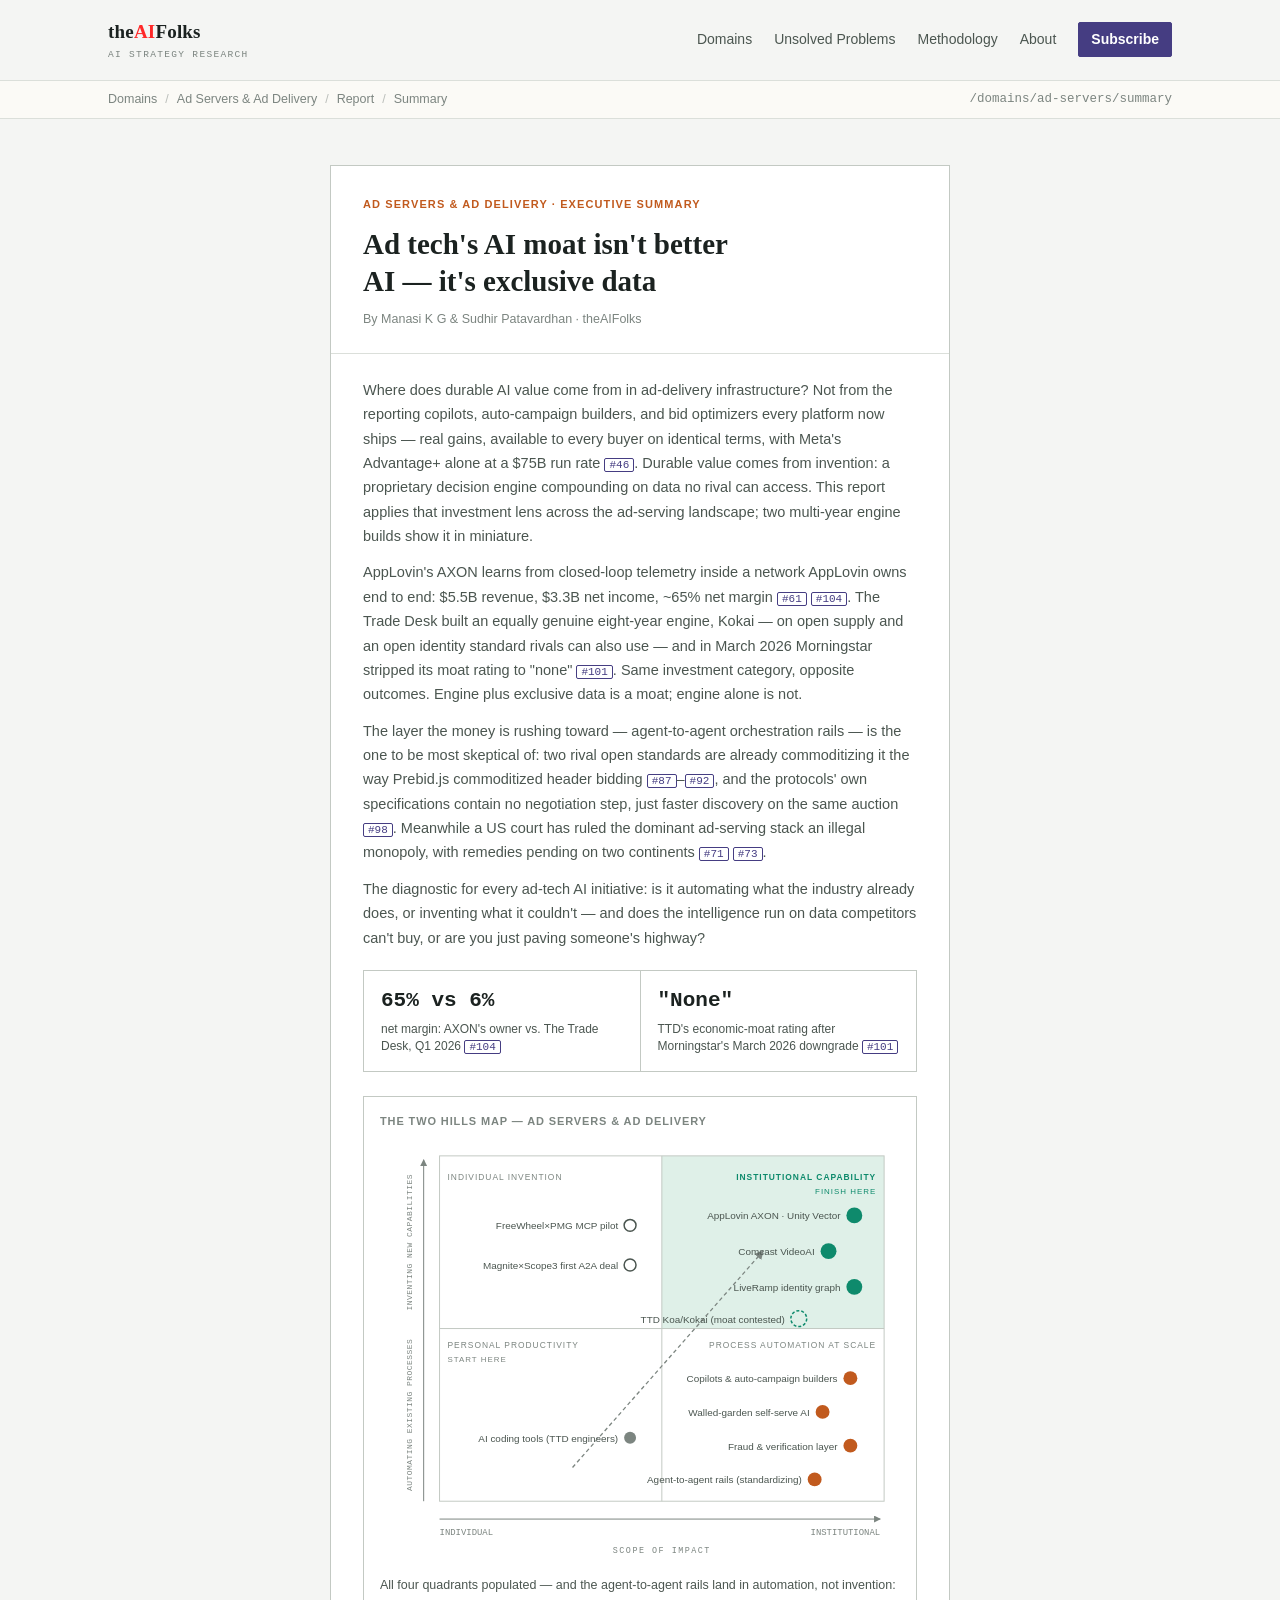
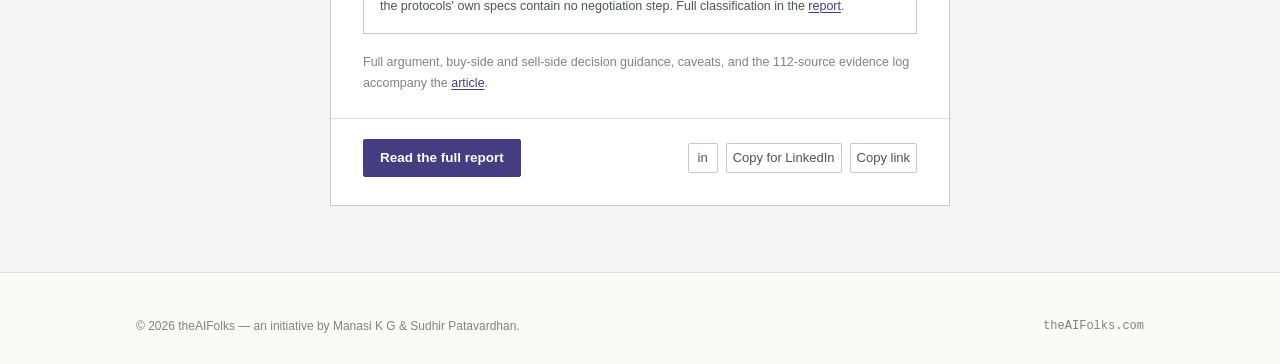
<file: docs/domains/ad-servers/summary.html>
<!doctype html>
<html lang="en">
<head>
<!-- Google tag (gtag.js) -->
<script async src="https://www.googletagmanager.com/gtag/js?id=G-B6Q7TYNEDR"></script>
<script>
  window.dataLayer = window.dataLayer || [];
  function gtag(){dataLayer.push(arguments);}
  gtag('js', new Date());

  gtag('config', 'G-B6Q7TYNEDR');
</script>
<meta charset="utf-8">
<meta name="viewport" content="width=device-width,initial-scale=1">
<title>Executive Summary — Ad Tech's AI Moat Isn't Better AI, It's Exclusive Data — theAIFolks</title>
<meta name="description" content="Where does durable AI value come from in ad-delivery infrastructure? Not from the copilots and auto-bidders every platform ships on identical terms. From a proprietary decision engine compounding on data no rival can access — and one company's formal moat downgrade proves both ingredients are required.">
<meta property="og:title" content="Ad Tech's AI Moat Isn't Better AI — It's Exclusive Data">
<meta property="og:description" content="Where does durable AI value come from in ad tech? Not from copilots and auto-bidders every buyer gets on identical terms. From proprietary decision engines on exclusive data. Two multi-year engine builds — one moat, one downgrade — show the difference.">
<meta property="og:image" content="https://www.theaifolks.com/assets/og/ad-servers-summary.png">
<meta property="og:image:width" content="1200">
<meta property="og:image:height" content="630">
<meta property="og:image:alt" content="theAIFolks — Ad Servers &amp; Ad Delivery: the Two Hills quadrant map, showing AI copilots and auto-bidders in Process Automation at Scale and proprietary decision engines on exclusive data in Institutional Capability.">
<meta property="og:url" content="https://www.theaifolks.com/domains/ad-servers/summary.html">
<meta property="og:type" content="article">
<meta name="twitter:card" content="summary_large_image">
<meta name="twitter:title" content="Ad Tech's AI Moat Isn't Better AI — It's Exclusive Data">
<meta name="twitter:description" content="The agentic orchestration race is a Prebid rerun — the rails commoditize. The moat is a proprietary decision engine on data no rival can access.">
<meta name="twitter:image" content="https://www.theaifolks.com/assets/og/ad-servers-summary.png">
<link rel="icon" href="data:image/svg+xml,%3Csvg xmlns='http://www.w3.org/2000/svg' viewBox='0 0 32 32'%3E%3Crect width='32' height='32' fill='%23453D82'/%3E%3Cpath d='M2 26 L11 12 L17 20 L23 9 L30 26 Z' fill='%23F4F5F3'/%3E%3C/svg%3E">
<link rel="stylesheet" href="../../assets/css/site.css?v=3">
<script src="../../assets/js/site.js?v=3" defer></script>
</head>
<body>
<a class="skip-link" href="#main">Skip to content</a>

<header class="site-header">
  <div class="site-header-inner">
    <a href="../../" class="wordmark">
      <span class="name">the<span class="ai">AI</span>Folks</span>
      <span class="tag mono">AI Strategy Research</span>
    </a>
    <nav class="site-nav" aria-label="Primary">
      <a href="../../">Domains</a>
      <a href="../../problems/">Unsolved Problems</a>
      <a href="../../methodology.html">Methodology</a>
      <a href="../../about.html">About</a>
      <a class="btn btn-sm" href="../../index.html#subscribe">Subscribe</a>
    </nav>
  </div>
</header>

<div class="breadcrumb">
  <nav class="breadcrumb-inner" aria-label="Breadcrumb">
    <a href="../../">Domains</a><span class="sep" aria-hidden="true">/</span><a href="./">Ad Servers &amp; Ad Delivery</a><span class="sep" aria-hidden="true">/</span><a href="report.html">Report</a><span class="sep" aria-hidden="true">/</span><span aria-current="page">Summary</span>
    <span class="breadcrumb-url mono">/domains/ad-servers/summary</span>
  </nav>
</div>

<main id="main">
<div class="container">
  <div class="summary-shell">
    <article class="summary-card">
      <div class="summary-card-top">
        <span class="k">Ad Servers &amp; Ad Delivery · Executive Summary</span>
        <h1 class="serif">Ad tech's AI moat isn't better AI — it's exclusive data</h1>
        <p style="margin:10px 0 0;font-size:12.5px;color:var(--ink-faint);">By Manasi K G &amp; Sudhir Patavardhan · theAIFolks</p>
      </div>
      <div class="summary-card-body">
        <p>Where does durable AI value come from in ad-delivery infrastructure? Not from the reporting copilots, auto-campaign builders, and bid optimizers every platform now ships — real gains, available to every buyer on identical terms, with Meta's Advantage+ alone at a $75B run rate <a class="cite" href="report.html#src-46">#46</a>. Durable value comes from invention: a proprietary decision engine compounding on data no rival can access. This report applies that investment lens across the ad-serving landscape; two multi-year engine builds show it in miniature.</p>
        <p>AppLovin's AXON learns from closed-loop telemetry inside a network AppLovin owns end to end: $5.5B revenue, $3.3B net income, ~65% net margin <a class="cite" href="report.html#src-61">#61</a> <a class="cite" href="report.html#src-104">#104</a>. The Trade Desk built an equally genuine eight-year engine, Kokai — on open supply and an open identity standard rivals can also use — and in March 2026 Morningstar stripped its moat rating to "none" <a class="cite" href="report.html#src-101">#101</a>. Same investment category, opposite outcomes. Engine plus exclusive data is a moat; engine alone is not.</p>
        <p>The layer the money is rushing toward — agent-to-agent orchestration rails — is the one to be most skeptical of: two rival open standards are already commoditizing it the way Prebid.js commoditized header bidding <a class="cite" href="report.html#src-87">#87</a>–<a class="cite" href="report.html#src-92">#92</a>, and the protocols' own specifications contain no negotiation step, just faster discovery on the same auction <a class="cite" href="report.html#src-98">#98</a>. Meanwhile a US court has ruled the dominant ad-serving stack an illegal monopoly, with remedies pending on two continents <a class="cite" href="report.html#src-71">#71</a> <a class="cite" href="report.html#src-73">#73</a>.</p>
        <p>The diagnostic for every ad-tech AI initiative: is it automating what the industry already does, or inventing what it couldn't — and does the intelligence run on data competitors can't buy, or are you just paving someone's highway?</p>
        <div class="summary-stat-grid">
          <div class="stat-tile"><div class="v">65% vs 6%</div><div class="l">net margin: AXON's owner vs. The Trade Desk, Q1 2026 <a class="cite" href="report.html#src-104">#104</a></div></div>
          <div class="stat-tile"><div class="v">"None"</div><div class="l">TTD's economic-moat rating after Morningstar's March 2026 downgrade <a class="cite" href="report.html#src-101">#101</a></div></div>
        </div>

        <div class="summary-map">
          <span class="k">The Two Hills Map — Ad Servers &amp; Ad Delivery</span>
          <svg viewBox="0 0 524 428" role="img" aria-label="Two Hills quadrant map for Ad Servers. Copilots, auto-bidders, walled-garden self-serve AI, fraud verification, and the standardizing agent-to-agent rails cluster in Process Automation at Scale. AppLovin AXON with Unity Vector, Comcast VideoAI, and LiveRamp's identity graph sit in Institutional Capability, the finish-here quadrant, with The Trade Desk's Koa and Kokai shown hollow as contested. Two single-partner agent pilots sit in Individual Invention; AI coding tools at The Trade Desk sit in Personal Productivity.">
            <defs>
              <marker id="qarrow-s" viewBox="0 0 8 8" refX="7" refY="4" markerWidth="7" markerHeight="7" orient="auto-start-reverse">
                <path d="M0,0 L8,4 L0,8 z" fill="var(--ink-faint)"/>
              </marker>
            </defs>
            <line x1="44" y1="364" x2="44" y2="20" stroke="var(--ink-faint)" stroke-width="1" marker-end="url(#qarrow-s)"/>
            <text x="32" y="103" font-size="8" fill="var(--ink-faint)" font-family="ui-monospace,monospace" letter-spacing="0.5" text-anchor="middle" transform="rotate(-90 32 103)">INVENTING NEW CAPABILITIES</text>
            <text x="32" y="277" font-size="8" fill="var(--ink-faint)" font-family="ui-monospace,monospace" letter-spacing="0.5" text-anchor="middle" transform="rotate(-90 32 277)">AUTOMATING EXISTING PROCESSES</text>
            <line x1="60" y1="382" x2="504" y2="382" stroke="var(--ink-faint)" stroke-width="1" marker-end="url(#qarrow-s)"/>
            <text x="60" y="398" font-size="9" fill="var(--ink-faint)" font-family="ui-monospace,monospace">INDIVIDUAL</text>
            <text x="504" y="398" font-size="9" fill="var(--ink-faint)" font-family="ui-monospace,monospace" text-anchor="end">INSTITUTIONAL</text>
            <text x="284" y="416" font-size="8.5" fill="var(--ink-faint)" font-family="ui-monospace,monospace" letter-spacing="1.5" text-anchor="middle">SCOPE OF IMPACT</text>
            <rect x="284" y="16" width="224" height="174" fill="var(--ic-soft)"/>
            <rect x="60" y="16" width="448" height="348" fill="none" stroke="var(--border-strong)" stroke-width="1"/>
            <line x1="284" y1="16" x2="284" y2="364" stroke="var(--border-strong)" stroke-width="1"/>
            <line x1="60" y1="190" x2="508" y2="190" stroke="var(--border-strong)" stroke-width="1"/>
            <text x="68" y="40" font-size="8.5" fill="var(--ink-faint)" letter-spacing="1">INDIVIDUAL INVENTION</text>
            <text x="500" y="40" font-size="8.5" fill="var(--ic)" letter-spacing="1" text-anchor="end" font-weight="700">INSTITUTIONAL CAPABILITY</text>
            <text x="500" y="54" font-size="8" fill="var(--ic)" letter-spacing="1" text-anchor="end">FINISH HERE</text>
            <text x="68" y="210" font-size="8.5" fill="var(--ink-faint)" letter-spacing="1">PERSONAL PRODUCTIVITY</text>
            <text x="68" y="224" font-size="8" fill="var(--ink-faint)" letter-spacing="1">START HERE</text>
            <text x="500" y="210" font-size="8.5" fill="var(--ink-faint)" letter-spacing="1" text-anchor="end">PROCESS AUTOMATION AT SCALE</text>
            <circle cx="252" cy="86" r="6" fill="none" stroke="var(--ink-soft)" stroke-width="1.5"/>
            <text x="240" y="90" font-size="10" fill="var(--ink-soft)" text-anchor="end">FreeWheel×PMG MCP pilot</text>
            <circle cx="252" cy="126" r="6" fill="none" stroke="var(--ink-soft)" stroke-width="1.5"/>
            <text x="240" y="130" font-size="10" fill="var(--ink-soft)" text-anchor="end">Magnite×Scope3 first A2A deal</text>
            <circle cx="252" cy="300" r="6" fill="var(--ink-faint)"/>
            <text x="240" y="304" font-size="10" fill="var(--ink-soft)" text-anchor="end">AI coding tools (TTD engineers)</text>
            <line x1="194" y1="330" x2="386" y2="112" stroke="var(--ink-faint)" stroke-width="1.3" stroke-dasharray="4 3" marker-end="url(#qarrow-s)"/>
            <circle cx="478" cy="76" r="8" fill="var(--ic)"/>
            <text x="464" y="80" font-size="10" fill="var(--ink-soft)" text-anchor="end">AppLovin AXON · Unity Vector</text>
            <circle cx="452" cy="112" r="8" fill="var(--ic)"/>
            <text x="438" y="116" font-size="10" fill="var(--ink-soft)" text-anchor="end">Comcast VideoAI</text>
            <circle cx="478" cy="148" r="8" fill="var(--ic)"/>
            <text x="464" y="152" font-size="10" fill="var(--ink-soft)" text-anchor="end">LiveRamp identity graph</text>
            <circle cx="422" cy="180" r="8" fill="none" stroke="var(--ic)" stroke-width="1.5" stroke-dasharray="3 2"/>
            <text x="408" y="184" font-size="10" fill="var(--ink-soft)" text-anchor="end">TTD Koa/Kokai (moat contested)</text>
            <circle cx="474" cy="240" r="7" fill="var(--pa)"/>
            <text x="461" y="244" font-size="10" fill="var(--ink-soft)" text-anchor="end">Copilots &amp; auto-campaign builders</text>
            <circle cx="446" cy="274" r="7" fill="var(--pa)"/>
            <text x="433" y="278" font-size="10" fill="var(--ink-soft)" text-anchor="end">Walled-garden self-serve AI</text>
            <circle cx="474" cy="308" r="7" fill="var(--pa)"/>
            <text x="461" y="312" font-size="10" fill="var(--ink-soft)" text-anchor="end">Fraud &amp; verification layer</text>
            <circle cx="438" cy="342" r="7" fill="var(--pa)"/>
            <text x="425" y="346" font-size="10" fill="var(--ink-soft)" text-anchor="end">Agent-to-agent rails (standardizing)</text>
          </svg>
          <p class="map-caption">All four quadrants populated — and the agent-to-agent rails land in automation, not invention: the protocols' own specs contain no negotiation step. Full classification in the <a href="report.html#map">report</a>.</p>
        </div>

        <p style="margin-top:18px;font-size:12.5px;color:var(--ink-faint);">Full argument, buy-side and sell-side decision guidance, caveats, and the 112-source evidence log accompany the <a href="report.html">article</a>.</p>
      </div>
      <div class="summary-share">
        <a href="report.html" class="btn">Read the full report</a>
        <div class="share-row">
          <a class="share-btn" href="https://www.linkedin.com/sharing/share-offsite/?url=https%3A%2F%2Fwww.theaifolks.com%2Fdomains%2Fad-servers%2Fsummary.html" target="_blank" rel="noopener" title="Share on LinkedIn" aria-label="Share this summary on LinkedIn">in</a>
          <button class="share-btn" type="button" data-copy-target="#li-post-text" title="Copy a ready-to-paste LinkedIn post" aria-label="Copy post text for LinkedIn">Copy for LinkedIn</button>
          <button class="share-btn" type="button" data-copy-link="https://www.theaifolks.com/domains/ad-servers/summary.html" title="Copy link" aria-label="Copy link to this summary">Copy link</button>
        </div>
      </div>
    </article>
    <div id="li-post-text" hidden>Where does durable AI value come from in ad tech?

Not from the reporting copilots and auto-bidders every platform now ships on identical terms. It comes from a proprietary decision engine compounding on data no rival can access.

The natural experiment: two companies each spent years building a genuine AI decision engine. One — running on fully owned, closed-loop data — re-rated its owner into one of the most profitable ad businesses ever built. The other — running on open supply and an open identity standard — was formally stripped of its moat rating in March 2026.

And the layer the money is rushing toward, agent-to-agent orchestration, is a Prebid rerun: two rival open standards are already commoditizing the rails.

Full breakdown, the Two Hills investment map, buy-side and sell-side decision guidance, and a 112-source evidence log:
https://www.theaifolks.com/domains/ad-servers/summary.html</div>
  </div>
</div>
</main>

<footer class="site-footer">
  <div class="container">
    <div class="footer-bottom footer-bottom-solo">
      <span>© 2026 theAIFolks — an initiative by Manasi K G &amp; Sudhir Patavardhan.</span>
      <span class="mono">theAIFolks.com</span>
    </div>
  </div>
</footer>
</body>
</html>
</file>
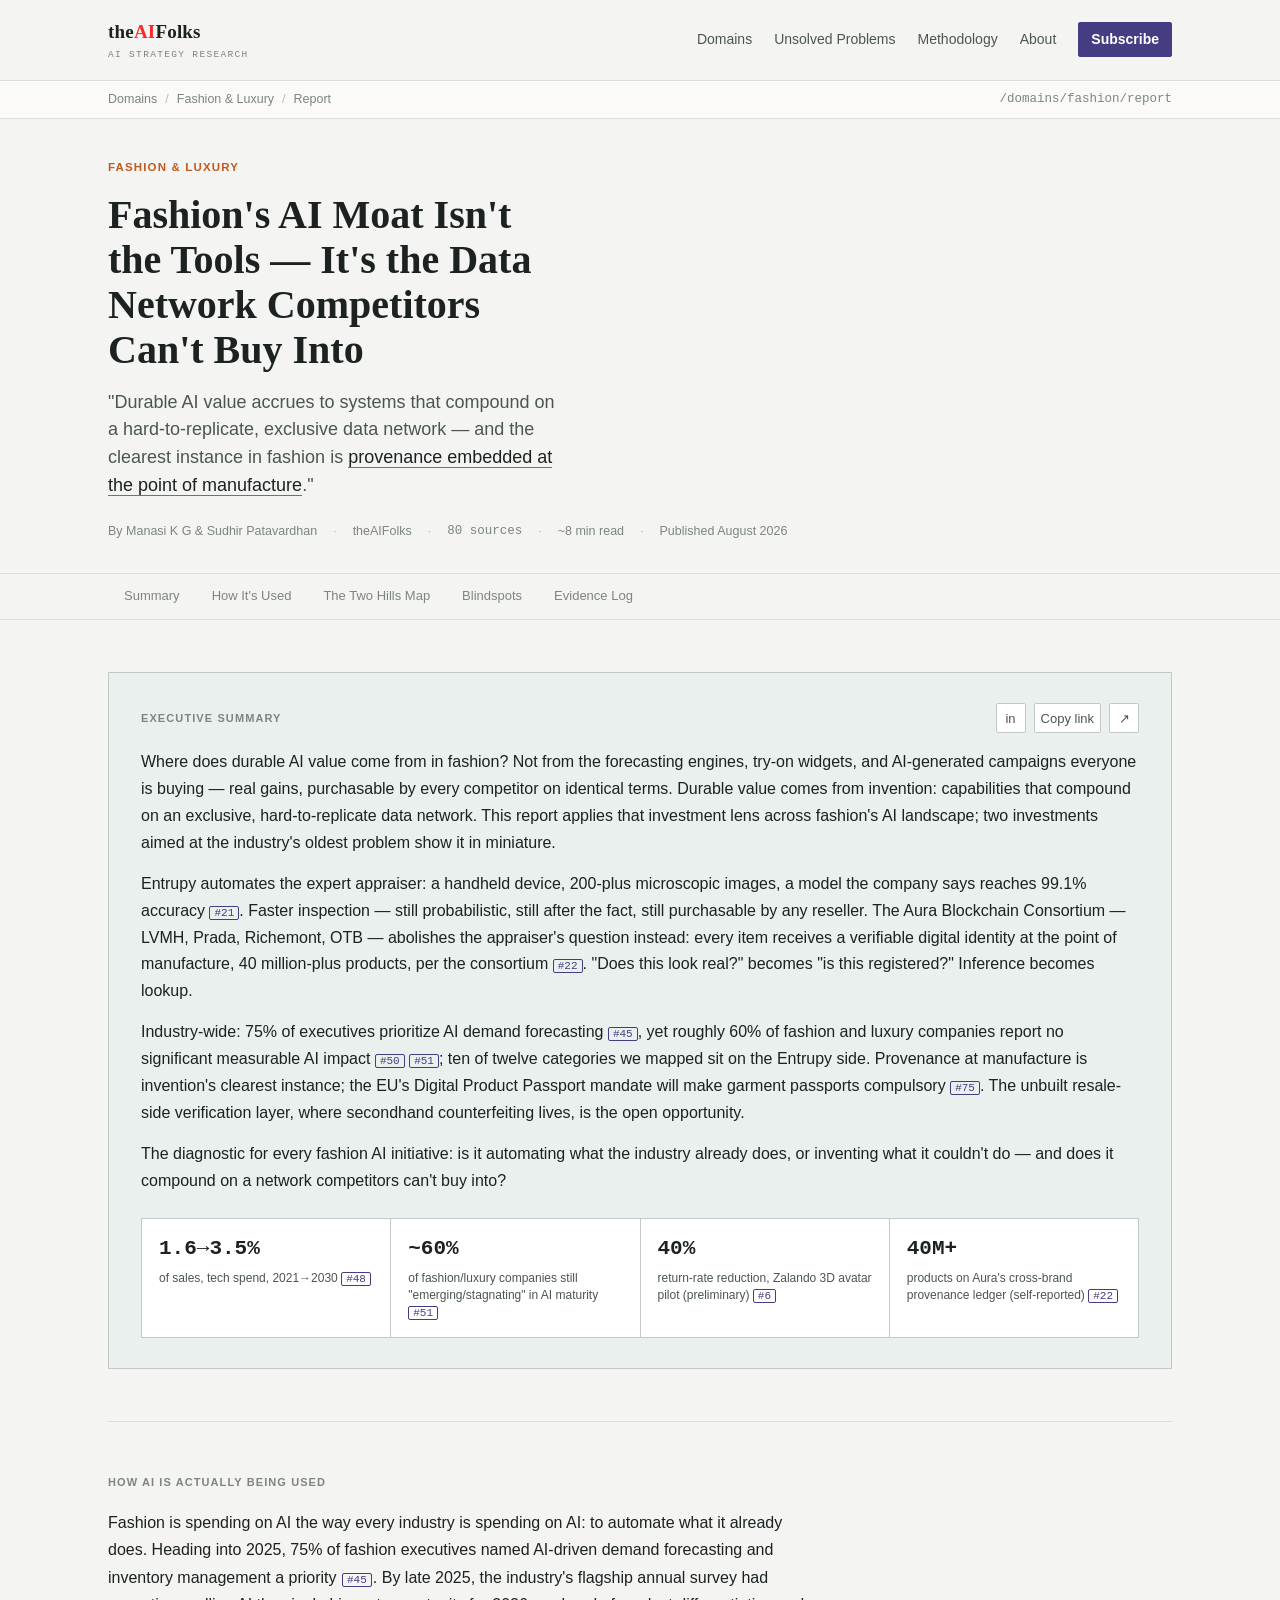
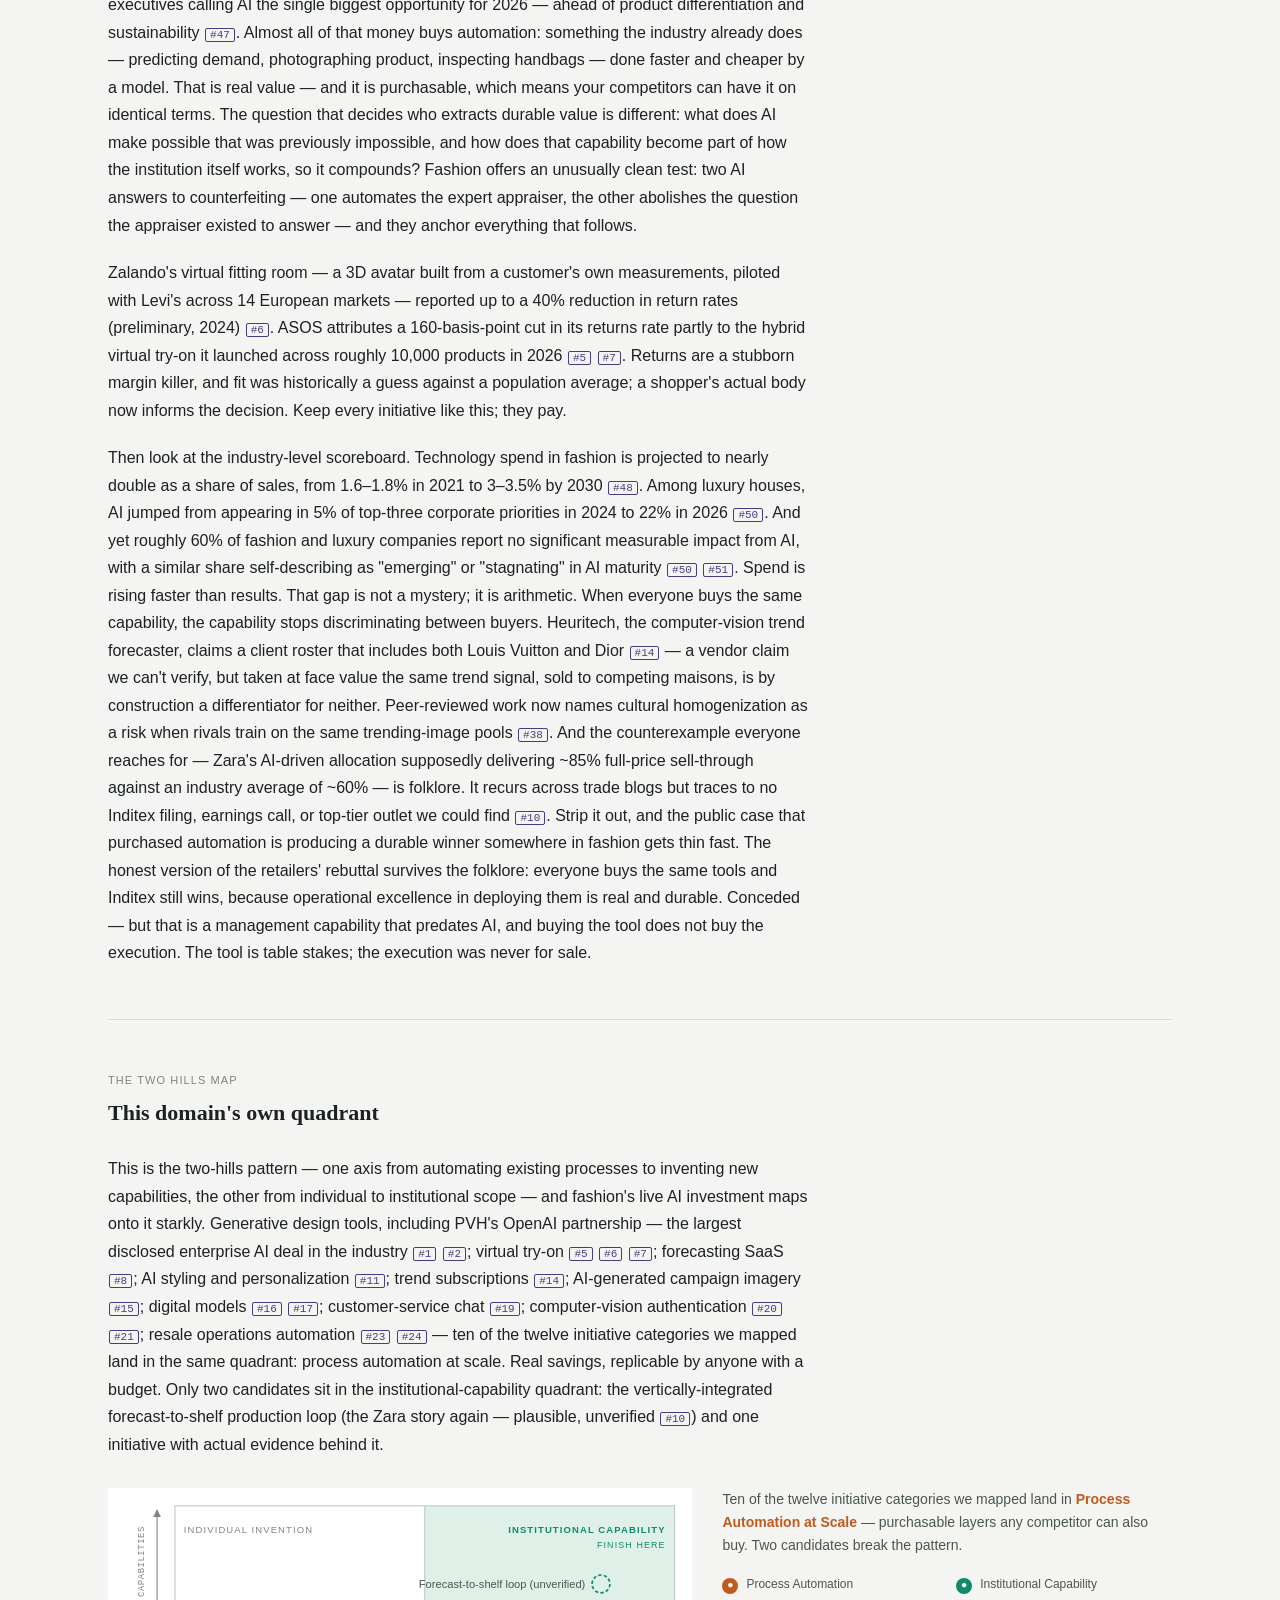
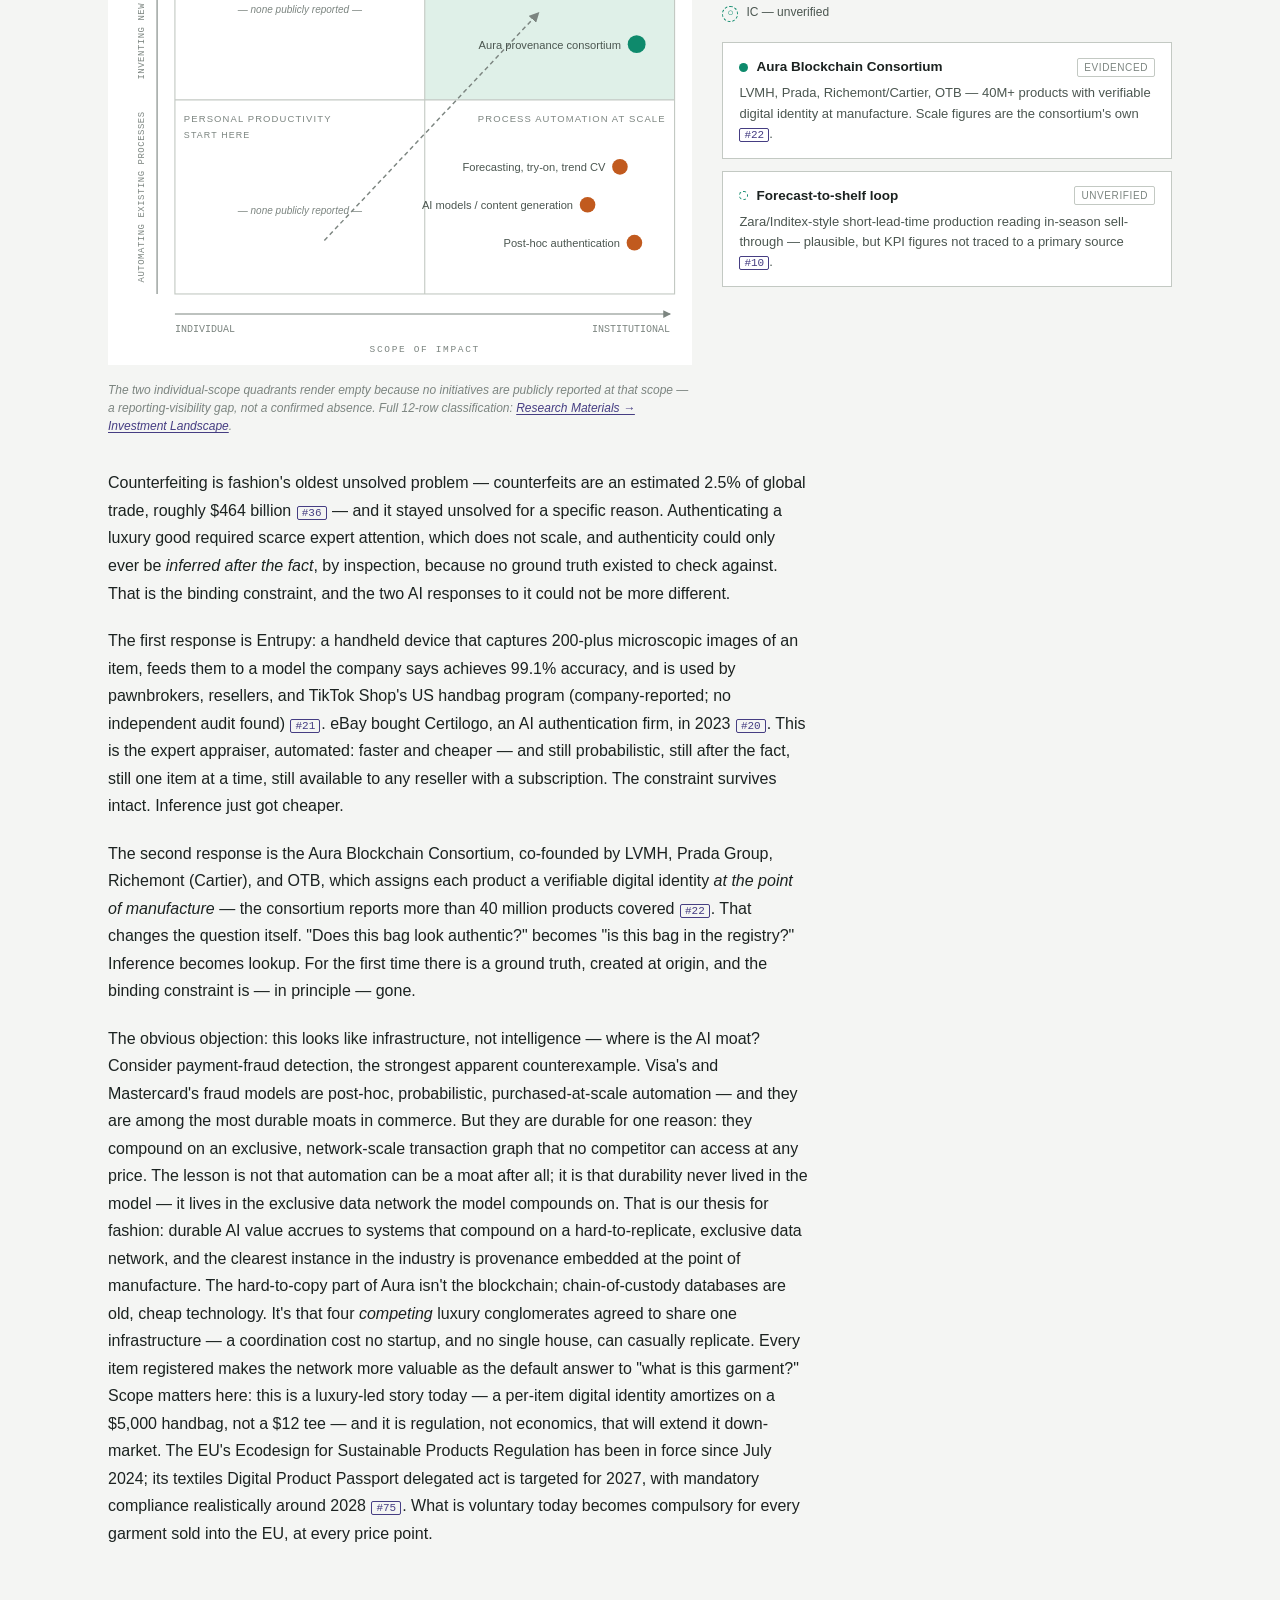
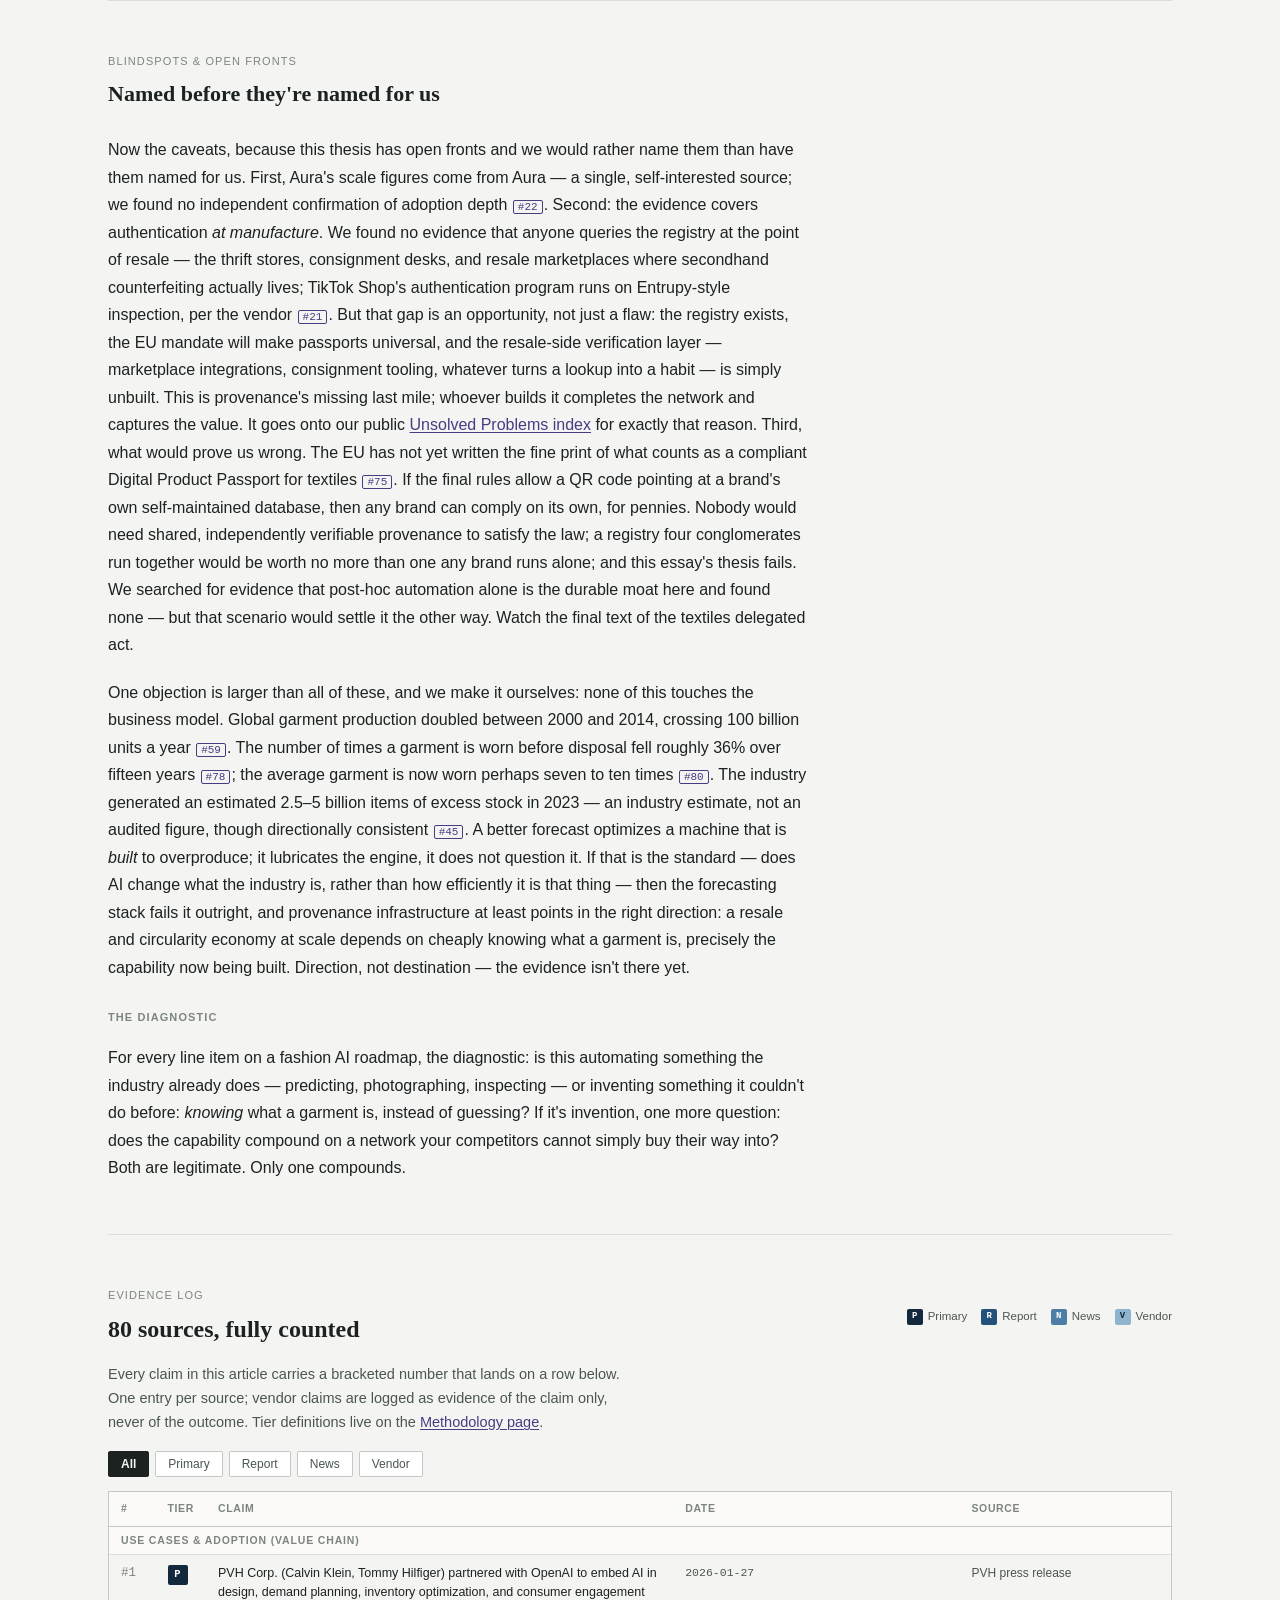
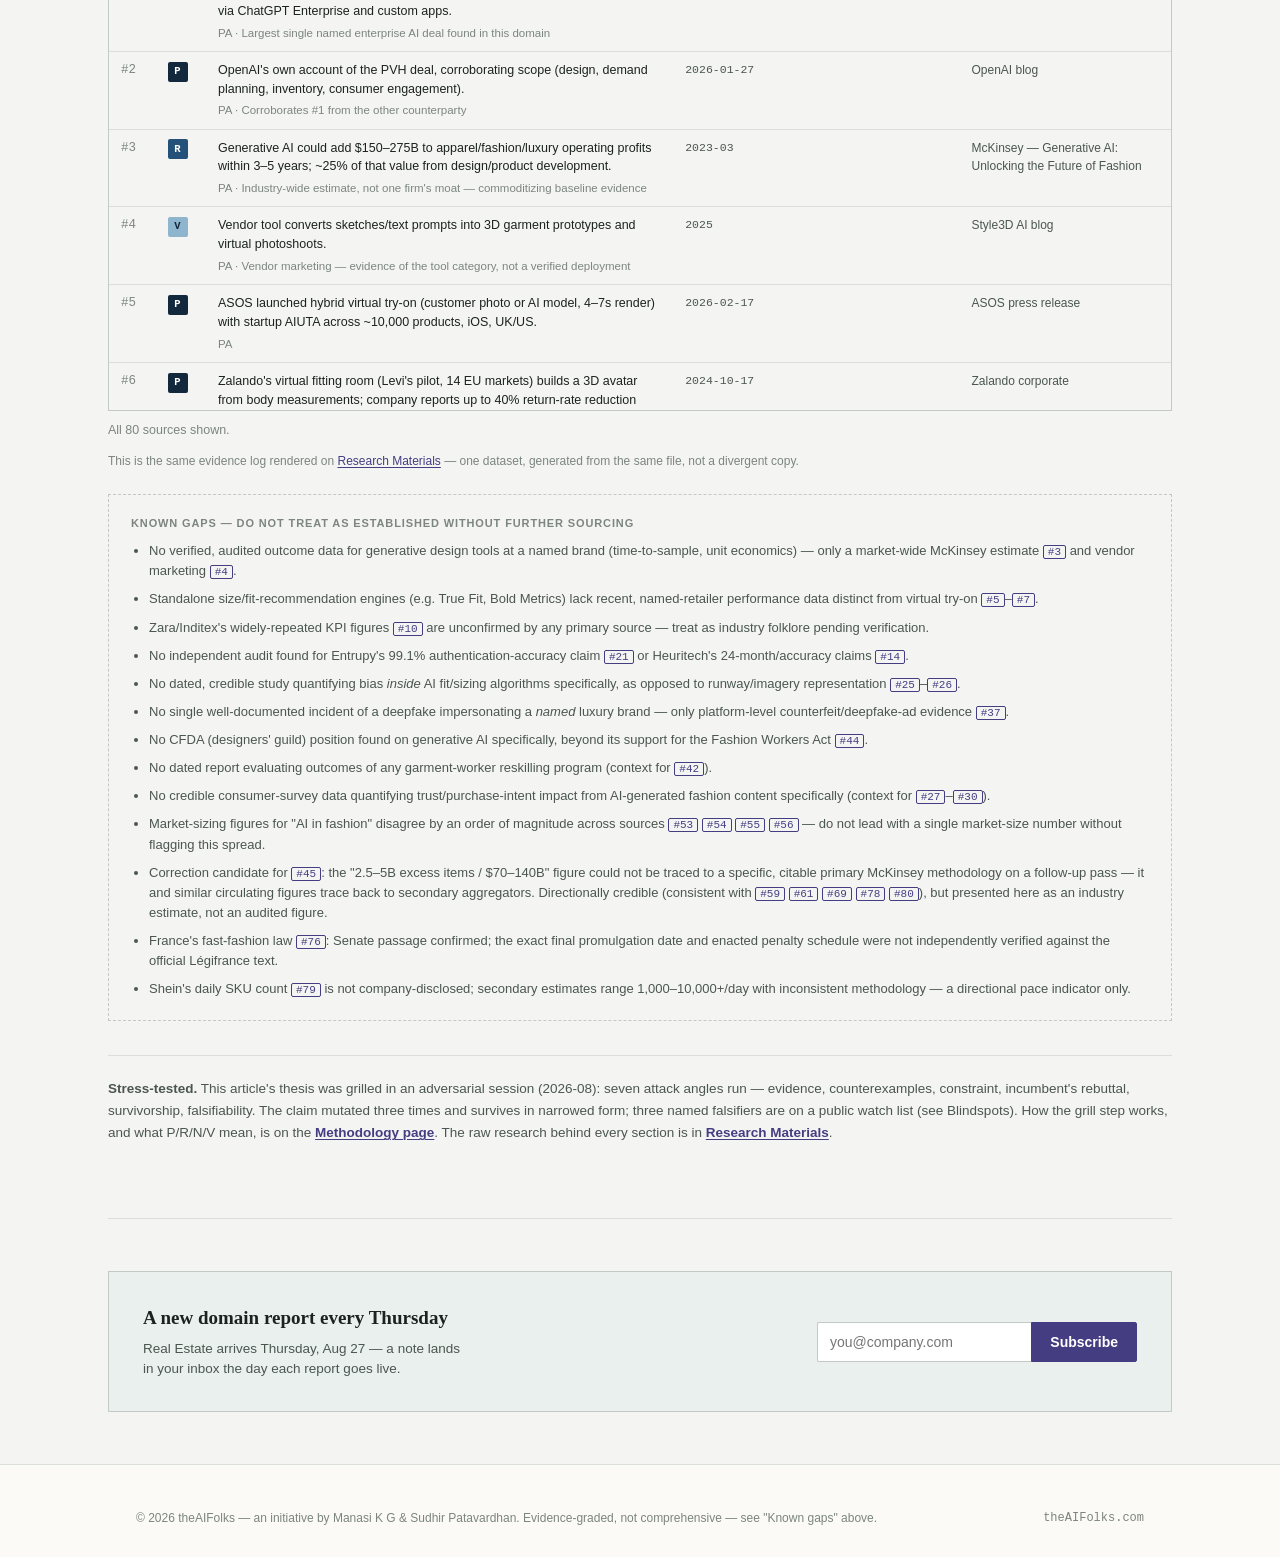
<file: docs/domains/fashion/report.html>
<!doctype html>
<html lang="en">
<head>
<!-- Google tag (gtag.js) -->
<script async src="https://www.googletagmanager.com/gtag/js?id=G-B6Q7TYNEDR"></script>
<script>
  window.dataLayer = window.dataLayer || [];
  function gtag(){dataLayer.push(arguments);}
  gtag('js', new Date());

  gtag('config', 'G-B6Q7TYNEDR');
</script>
<meta charset="utf-8">
<meta name="viewport" content="width=device-width,initial-scale=1">
<title>Fashion's AI Moat Isn't the Tools — It's the Data Network Competitors Can't Buy Into — theAIFolks</title>
<meta name="description" content="Ten of twelve fashion AI initiative categories are purchasable automation. The durable moat is provenance embedded at the point of manufacture — with the resale-side verification layer standing open. 80-source evidence log included.">
<meta property="og:title" content="Fashion's AI Moat Isn't the Tools — It's the Data Network Competitors Can't Buy Into">
<meta property="og:description" content="Where durable AI value comes from in fashion: not purchasable tools, but data networks competitors can't buy into. Two AI answers to counterfeiting make the gap concrete. Evidence-graded, with an 80-source log.">
<meta property="og:image" content="https://www.theaifolks.com/assets/og/fashion-summary.png">
<meta property="og:image:width" content="1200">
<meta property="og:image:height" content="630">
<meta property="og:image:alt" content="theAIFolks — Fashion &amp; Luxury: the Two Hills quadrant map, showing 10 of 12 AI initiative categories in Process Automation at Scale and two Institutional Capability candidates.">
<meta property="og:url" content="https://www.theaifolks.com/domains/fashion/report.html">
<meta property="og:type" content="article">
<meta name="twitter:card" content="summary_large_image">
<meta name="twitter:title" content="Fashion's AI Moat Isn't the Tools — It's the Data Network Competitors Can't Buy Into">
<meta name="twitter:description" content="Where durable AI value comes from in fashion: not purchasable tools, but data networks competitors can't buy into. Two AI answers to counterfeiting make the gap concrete.">
<meta name="twitter:image" content="https://www.theaifolks.com/assets/og/fashion-summary.png">
<link rel="icon" href="data:image/svg+xml,%3Csvg xmlns='http://www.w3.org/2000/svg' viewBox='0 0 32 32'%3E%3Crect width='32' height='32' fill='%23453D82'/%3E%3Cpath d='M2 26 L11 12 L17 20 L23 9 L30 26 Z' fill='%23F4F5F3'/%3E%3C/svg%3E">
<link rel="stylesheet" href="../../assets/css/site.css?v=3">
<script src="../../assets/js/site.js?v=3" defer></script>
</head>
<body>
<a class="skip-link" href="#main">Skip to content</a>

<header class="site-header">
  <div class="site-header-inner">
    <a href="../../" class="wordmark">
      <span class="name">the<span class="ai">AI</span>Folks</span>
      <span class="tag mono">AI Strategy Research</span>
    </a>
    <nav class="site-nav" aria-label="Primary">
      <a href="../../">Domains</a>
      <a href="../../problems/">Unsolved Problems</a>
      <a href="../../methodology.html">Methodology</a>
      <a href="../../about.html">About</a>
      <a class="btn btn-sm" href="#subscribe">Subscribe</a>
    </nav>
  </div>
</header>

<div class="breadcrumb">
  <nav class="breadcrumb-inner" aria-label="Breadcrumb">
    <a href="../../">Domains</a><span class="sep" aria-hidden="true">/</span><a href="./">Fashion &amp; Luxury</a><span class="sep" aria-hidden="true">/</span><span aria-current="page">Report</span>
    <span class="breadcrumb-url mono">/domains/fashion/report</span>
  </nav>
</div>

<main id="main">

<div class="container">
  <section class="masthead no-rule">
    <span class="domain-tag">Fashion &amp; Luxury</span>
    <h1 class="serif">Fashion's AI Moat Isn't the Tools — It's the Data Network Competitors Can't Buy Into</h1>
    <p class="deck">"Durable AI value accrues to systems that compound on a hard-to-replicate, exclusive data network — and the clearest instance in fashion is <em>provenance embedded at the point of manufacture</em>."</p>
    <div class="byline-row">
      <span>By Manasi K G &amp; Sudhir Patavardhan</span><span class="sep" aria-hidden="true">·</span>
      <span>theAIFolks</span><span class="sep" aria-hidden="true">·</span>
      <span class="mono">80 sources</span><span class="sep" aria-hidden="true">·</span>
      <span>~8 min read</span><span class="sep" aria-hidden="true">·</span>
      <span>Published August 2026</span>
    </div>
  </section>
</div>

<div class="subnav-wrap">
  <nav class="subnav" aria-label="Report sections">
    <a href="#summary">Summary</a>
    <a href="#usage">How It's Used</a>
    <a href="#map">The Two Hills Map</a>
    <a href="#blindspots">Blindspots</a>
    <a href="#evidence">Evidence Log</a>
  </nav>
</div>

<div class="container">

  <section id="summary" class="no-rule">
    <div class="exec-panel">
      <div class="exec-panel-head">
        <span class="k">Executive Summary</span>
        <div class="share-row">
          <a class="share-btn" href="https://www.linkedin.com/sharing/share-offsite/?url=https%3A%2F%2Fwww.theaifolks.com%2Fdomains%2Ffashion%2Fsummary.html" target="_blank" rel="noopener" title="Share the executive summary on LinkedIn" aria-label="Share the executive summary on LinkedIn">in</a>
          <button class="share-btn" type="button" data-copy-link="https://www.theaifolks.com/domains/fashion/summary.html" title="Copy link to the executive summary" aria-label="Copy link to the executive summary">Copy link</button>
          <a class="share-btn" href="summary.html" title="Open the standalone executive summary" aria-label="Open the standalone executive summary">↗</a>
        </div>
      </div>
      <p class="summary-text">Where does durable AI value come from in fashion? Not from the forecasting engines, try-on widgets, and AI-generated campaigns everyone is buying — real gains, purchasable by every competitor on identical terms. Durable value comes from invention: capabilities that compound on an exclusive, hard-to-replicate data network. This report applies that investment lens across fashion's AI landscape; two investments aimed at the industry's oldest problem show it in miniature.</p>
      <p class="summary-text">Entrupy automates the expert appraiser: a handheld device, 200-plus microscopic images, a model the company says reaches 99.1% accuracy <a class="cite" href="#src-21">#21</a>. Faster inspection — still probabilistic, still after the fact, still purchasable by any reseller. The Aura Blockchain Consortium — LVMH, Prada, Richemont, OTB — abolishes the appraiser's question instead: every item receives a verifiable digital identity at the point of manufacture, 40 million-plus products, per the consortium <a class="cite" href="#src-22">#22</a>. "Does this look real?" becomes "is this registered?" Inference becomes lookup.</p>
      <p class="summary-text">Industry-wide: 75% of executives prioritize AI demand forecasting <a class="cite" href="#src-45">#45</a>, yet roughly 60% of fashion and luxury companies report no significant measurable AI impact <a class="cite" href="#src-50">#50</a> <a class="cite" href="#src-51">#51</a>; ten of twelve categories we mapped sit on the Entrupy side. Provenance at manufacture is invention's clearest instance; the EU's Digital Product Passport mandate will make garment passports compulsory <a class="cite" href="#src-75">#75</a>. The unbuilt resale-side verification layer, where secondhand counterfeiting lives, is the open opportunity.</p>
      <p class="summary-text">The diagnostic for every fashion AI initiative: is it automating what the industry already does, or inventing what it couldn't do — and does it compound on a network competitors can't buy into?</p>
      <div class="stat-grid">
        <div class="stat-tile"><div class="v">1.6→3.5%</div><div class="l">of sales, tech spend, 2021→2030 <a class="cite" href="#src-48">#48</a></div></div>
        <div class="stat-tile"><div class="v">~60%</div><div class="l">of fashion/luxury companies still "emerging/stagnating" in AI maturity <a class="cite" href="#src-51">#51</a></div></div>
        <div class="stat-tile"><div class="v">40%</div><div class="l">return-rate reduction, Zalando 3D avatar pilot (preliminary) <a class="cite" href="#src-6">#6</a></div></div>
        <div class="stat-tile"><div class="v">40M+</div><div class="l">products on Aura's cross-brand provenance ledger (self-reported) <a class="cite" href="#src-22">#22</a></div></div>
      </div>
    </div>
  </section>

  <section id="usage">
    <div class="article-body">
      <span class="article-kicker">How AI is actually being used</span>
      <p>Fashion is spending on AI the way every industry is spending on AI: to automate what it already does. Heading into 2025, 75% of fashion executives named AI-driven demand forecasting and inventory management a priority <a class="cite" href="#src-45">#45</a>. By late 2025, the industry's flagship annual survey had executives calling AI the single biggest opportunity for 2026 — ahead of product differentiation and sustainability <a class="cite" href="#src-47">#47</a>. Almost all of that money buys automation: something the industry already does — predicting demand, photographing product, inspecting handbags — done faster and cheaper by a model. That is real value — and it is purchasable, which means your competitors can have it on identical terms. The question that decides who extracts durable value is different: what does AI make possible that was previously impossible, and how does that capability become part of how the institution itself works, so it compounds? Fashion offers an unusually clean test: two AI answers to counterfeiting — one automates the expert appraiser, the other abolishes the question the appraiser existed to answer — and they anchor everything that follows.</p>
      <p>Zalando's virtual fitting room — a 3D avatar built from a customer's own measurements, piloted with Levi's across 14 European markets — reported up to a 40% reduction in return rates (preliminary, 2024) <a class="cite" href="#src-6">#6</a>. ASOS attributes a 160-basis-point cut in its returns rate partly to the hybrid virtual try-on it launched across roughly 10,000 products in 2026 <a class="cite" href="#src-5">#5</a> <a class="cite" href="#src-7">#7</a>. Returns are a stubborn margin killer, and fit was historically a guess against a population average; a shopper's actual body now informs the decision. Keep every initiative like this; they pay.</p>
      <p>Then look at the industry-level scoreboard. Technology spend in fashion is projected to nearly double as a share of sales, from 1.6–1.8% in 2021 to 3–3.5% by 2030 <a class="cite" href="#src-48">#48</a>. Among luxury houses, AI jumped from appearing in 5% of top-three corporate priorities in 2024 to 22% in 2026 <a class="cite" href="#src-50">#50</a>. And yet roughly 60% of fashion and luxury companies report no significant measurable impact from AI, with a similar share self-describing as "emerging" or "stagnating" in AI maturity <a class="cite" href="#src-50">#50</a> <a class="cite" href="#src-51">#51</a>. Spend is rising faster than results. That gap is not a mystery; it is arithmetic. When everyone buys the same capability, the capability stops discriminating between buyers. Heuritech, the computer-vision trend forecaster, claims a client roster that includes both Louis Vuitton and Dior <a class="cite" href="#src-14">#14</a> — a vendor claim we can't verify, but taken at face value the same trend signal, sold to competing maisons, is by construction a differentiator for neither. Peer-reviewed work now names cultural homogenization as a risk when rivals train on the same trending-image pools <a class="cite" href="#src-38">#38</a>. And the counterexample everyone reaches for — Zara's AI-driven allocation supposedly delivering ~85% full-price sell-through against an industry average of ~60% — is folklore. It recurs across trade blogs but traces to no Inditex filing, earnings call, or top-tier outlet we could find <a class="cite" href="#src-10">#10</a>. Strip it out, and the public case that purchased automation is producing a durable winner somewhere in fashion gets thin fast. The honest version of the retailers' rebuttal survives the folklore: everyone buys the same tools and Inditex still wins, because operational excellence in deploying them is real and durable. Conceded — but that is a management capability that predates AI, and buying the tool does not buy the execution. The tool is table stakes; the execution was never for sale.</p>
    </div>
  </section>
  <section id="map">
    <div class="section-head">
      <div>
        <span class="section-kicker">The Two Hills Map</span>
        <h2>This domain's own quadrant</h2>
      </div>
    </div>
    <div class="article-body" style="margin-bottom:30px;">
      <p>This is the two-hills pattern — one axis from automating existing processes to inventing new capabilities, the other from individual to institutional scope — and fashion's live AI investment maps onto it starkly. Generative design tools, including PVH's OpenAI partnership — the largest disclosed enterprise AI deal in the industry <a class="cite" href="#src-1">#1</a> <a class="cite" href="#src-2">#2</a>; virtual try-on <a class="cite" href="#src-5">#5</a> <a class="cite" href="#src-6">#6</a> <a class="cite" href="#src-7">#7</a>; forecasting SaaS <a class="cite" href="#src-8">#8</a>; AI styling and personalization <a class="cite" href="#src-11">#11</a>; trend subscriptions <a class="cite" href="#src-14">#14</a>; AI-generated campaign imagery <a class="cite" href="#src-15">#15</a>; digital models <a class="cite" href="#src-16">#16</a> <a class="cite" href="#src-17">#17</a>; customer-service chat <a class="cite" href="#src-19">#19</a>; computer-vision authentication <a class="cite" href="#src-20">#20</a> <a class="cite" href="#src-21">#21</a>; resale operations automation <a class="cite" href="#src-23">#23</a> <a class="cite" href="#src-24">#24</a> — ten of the twelve initiative categories we mapped land in the same quadrant: process automation at scale. Real savings, replicable by anyone with a budget. Only two candidates sit in the institutional-capability quadrant: the vertically-integrated forecast-to-shelf production loop (the Zara story again — plausible, unverified <a class="cite" href="#src-10">#10</a>) and one initiative with actual evidence behind it.</p>
    </div>
    <div class="map-wrap">
      <div>
        <svg viewBox="0 0 524 428" role="img" aria-label="Two Hills quadrant map for Fashion. The vertical axis runs from Automating existing processes at the bottom to Inventing new capabilities at the top. The horizontal axis, labeled Scope of Impact, runs from Individual on the left to Institutional on the right. Ten of twelve initiative categories cluster in Process Automation at Scale (bottom right). The Aura provenance consortium (verified) and the forecast-to-shelf loop (unverified) sit in Institutional Capability (top right, the finish-here quadrant). The two individual-scope quadrants have no publicly reported initiatives. A dotted arrow runs from Personal Productivity (start here, bottom left) toward Institutional Capability." style="background:var(--surface);">
        <defs>
          <marker id="qarrow" viewBox="0 0 8 8" refX="7" refY="4" markerWidth="7" markerHeight="7" orient="auto-start-reverse">
            <path d="M0,0 L8,4 L0,8 z" fill="var(--ink-faint)"/>
          </marker>
        </defs>
        <!-- axis rails, outside the plot -->
        <line x1="44" y1="364" x2="44" y2="20" stroke="var(--ink-faint)" stroke-width="1" marker-end="url(#qarrow)"/>
        <text x="32" y="103" font-size="8" fill="var(--ink-faint)" font-family="ui-monospace,monospace" letter-spacing="0.5" text-anchor="middle" transform="rotate(-90 32 103)">INVENTING NEW CAPABILITIES</text>
        <text x="32" y="277" font-size="8" fill="var(--ink-faint)" font-family="ui-monospace,monospace" letter-spacing="0.5" text-anchor="middle" transform="rotate(-90 32 277)">AUTOMATING EXISTING PROCESSES</text>
        <line x1="60" y1="382" x2="504" y2="382" stroke="var(--ink-faint)" stroke-width="1" marker-end="url(#qarrow)"/>
        <text x="60" y="398" font-size="9" fill="var(--ink-faint)" font-family="ui-monospace,monospace">INDIVIDUAL</text>
        <text x="504" y="398" font-size="9" fill="var(--ink-faint)" font-family="ui-monospace,monospace" text-anchor="end">INSTITUTIONAL</text>
        <text x="284" y="416" font-size="8.5" fill="var(--ink-faint)" font-family="ui-monospace,monospace" letter-spacing="1.5" text-anchor="middle">SCOPE OF IMPACT</text>
        <!-- plot frame + finish-here quadrant emphasis (top right = Invent x Institutional) -->
        <rect x="284" y="16" width="224" height="174" fill="var(--ic-soft)"/>
        <rect x="60" y="16" width="448" height="348" fill="none" stroke="var(--border-strong)" stroke-width="1"/>
        <line x1="284" y1="16" x2="284" y2="364" stroke="var(--border-strong)" stroke-width="1"/>
        <line x1="60" y1="190" x2="508" y2="190" stroke="var(--border-strong)" stroke-width="1"/>
        <!-- quadrant names: Invent row on top, Automate row below -->
        <text x="68" y="40" font-size="8.5" fill="var(--ink-faint)" letter-spacing="1">INDIVIDUAL INVENTION</text>
        <text x="500" y="40" font-size="8.5" fill="var(--ic)" letter-spacing="1" text-anchor="end" font-weight="700">INSTITUTIONAL CAPABILITY</text>
        <text x="500" y="54" font-size="8" fill="var(--ic)" letter-spacing="1" text-anchor="end">FINISH HERE</text>
        <text x="68" y="210" font-size="8.5" fill="var(--ink-faint)" letter-spacing="1">PERSONAL PRODUCTIVITY</text>
        <text x="68" y="224" font-size="8" fill="var(--ink-faint)" letter-spacing="1">START HERE</text>
        <text x="500" y="210" font-size="8.5" fill="var(--ink-faint)" letter-spacing="1" text-anchor="end">PROCESS AUTOMATION AT SCALE</text>
        <!-- empty individual-scope quadrants -->
        <text x="172" y="112" font-size="9" fill="var(--ink-faint)" font-style="italic" text-anchor="middle">— none publicly reported —</text>
        <text x="172" y="292" font-size="9" fill="var(--ink-faint)" font-style="italic" text-anchor="middle">— none publicly reported —</text>
        <!-- start-here to finish-here trajectory -->
        <line x1="194" y1="316" x2="386" y2="112" stroke="var(--ink-faint)" stroke-width="1.3" stroke-dasharray="4 3" marker-end="url(#qarrow)"/>
        <!-- IC candidates (top right: Invent x Institutional) -->
        <circle cx="474" cy="140" r="8" fill="var(--ic)"/>
        <text x="460" y="144" font-size="10" fill="var(--ink-soft)" text-anchor="end">Aura provenance consortium</text>
        <circle cx="442" cy="86" r="8" fill="none" stroke="var(--ic)" stroke-width="1.5" stroke-dasharray="3 2"/>
        <text x="428" y="90" font-size="10" fill="var(--ink-soft)" text-anchor="end">Forecast-to-shelf loop (unverified)</text>
        <!-- PA cluster (bottom right: Automate x Institutional) -->
        <circle cx="459" cy="250" r="7" fill="var(--pa)"/>
        <text x="446" y="254" font-size="10" fill="var(--ink-soft)" text-anchor="end">Forecasting, try-on, trend CV</text>
        <circle cx="430" cy="284" r="7" fill="var(--pa)"/>
        <text x="417" y="288" font-size="10" fill="var(--ink-soft)" text-anchor="end">AI models / content generation</text>
        <circle cx="472" cy="318" r="7" fill="var(--pa)"/>
        <text x="459" y="322" font-size="10" fill="var(--ink-soft)" text-anchor="end">Post-hoc authentication</text>
        </svg>
        <p class="map-note">The two individual-scope quadrants render empty because no initiatives are publicly reported at that scope — a reporting-visibility gap, not a confirmed absence. Full 12-row classification: <a href="research.html#rm-investment">Research Materials → Investment Landscape</a>.</p>
      </div>
      <div>
        <p class="map-caption">Ten of the twelve initiative categories we mapped land in <strong style="color:var(--pa);">Process Automation at Scale</strong> — purchasable layers any competitor can also buy. Two candidates break the pattern.</p>
        <div class="legend-grid">
          <div class="legend-row"><span class="n pa" aria-hidden="true">●</span>Process Automation</div>
          <div class="legend-row"><span class="n ic" aria-hidden="true">●</span>Institutional Capability</div>
          <div class="legend-row"><span class="n ic unverified" aria-hidden="true">○</span>IC — unverified</div>
        </div>
        <div class="ic-cards">
          <div class="ic-card">
            <div class="head"><span class="swatch" aria-hidden="true"></span><h3>Aura Blockchain Consortium</h3><span class="tag">Evidenced</span></div>
            <p>LVMH, Prada, Richemont/Cartier, OTB — 40M+ products with verifiable digital identity at manufacture. Scale figures are the consortium's own <a class="cite" href="#src-22">#22</a>.</p>
          </div>
          <div class="ic-card">
            <div class="head"><span class="swatch unverified" aria-hidden="true"></span><h3>Forecast-to-shelf loop</h3><span class="tag">Unverified</span></div>
            <p>Zara/Inditex-style short-lead-time production reading in-season sell-through — plausible, but KPI figures not traced to a primary source <a class="cite" href="#src-10">#10</a>.</p>
          </div>
        </div>
      </div>
    </div>
    <div class="article-body" style="margin-top:34px;">
      <p>Counterfeiting is fashion's oldest unsolved problem — counterfeits are an estimated 2.5% of global trade, roughly $464 billion <a class="cite" href="#src-36">#36</a> — and it stayed unsolved for a specific reason. Authenticating a luxury good required scarce expert attention, which does not scale, and authenticity could only ever be <em>inferred after the fact</em>, by inspection, because no ground truth existed to check against. That is the binding constraint, and the two AI responses to it could not be more different.</p>
      <p>The first response is Entrupy: a handheld device that captures 200-plus microscopic images of an item, feeds them to a model the company says achieves 99.1% accuracy, and is used by pawnbrokers, resellers, and TikTok Shop's US handbag program (company-reported; no independent audit found) <a class="cite" href="#src-21">#21</a>. eBay bought Certilogo, an AI authentication firm, in 2023 <a class="cite" href="#src-20">#20</a>. This is the expert appraiser, automated: faster and cheaper — and still probabilistic, still after the fact, still one item at a time, still available to any reseller with a subscription. The constraint survives intact. Inference just got cheaper.</p>
      <p>The second response is the Aura Blockchain Consortium, co-founded by LVMH, Prada Group, Richemont (Cartier), and OTB, which assigns each product a verifiable digital identity <em>at the point of manufacture</em> — the consortium reports more than 40 million products covered <a class="cite" href="#src-22">#22</a>. That changes the question itself. "Does this bag look authentic?" becomes "is this bag in the registry?" Inference becomes lookup. For the first time there is a ground truth, created at origin, and the binding constraint is — in principle — gone.</p>
      <p>The obvious objection: this looks like infrastructure, not intelligence — where is the AI moat? Consider payment-fraud detection, the strongest apparent counterexample. Visa's and Mastercard's fraud models are post-hoc, probabilistic, purchased-at-scale automation — and they are among the most durable moats in commerce. But they are durable for one reason: they compound on an exclusive, network-scale transaction graph that no competitor can access at any price. The lesson is not that automation can be a moat after all; it is that durability never lived in the model — it lives in the exclusive data network the model compounds on. That is our thesis for fashion: durable AI value accrues to systems that compound on a hard-to-replicate, exclusive data network, and the clearest instance in the industry is provenance embedded at the point of manufacture. The hard-to-copy part of Aura isn't the blockchain; chain-of-custody databases are old, cheap technology. It's that four <em>competing</em> luxury conglomerates agreed to share one infrastructure — a coordination cost no startup, and no single house, can casually replicate. Every item registered makes the network more valuable as the default answer to "what is this garment?" Scope matters here: this is a luxury-led story today — a per-item digital identity amortizes on a $5,000 handbag, not a $12 tee — and it is regulation, not economics, that will extend it down-market. The EU's Ecodesign for Sustainable Products Regulation has been in force since July 2024; its textiles Digital Product Passport delegated act is targeted for 2027, with mandatory compliance realistically around 2028 <a class="cite" href="#src-75">#75</a>. What is voluntary today becomes compulsory for every garment sold into the EU, at every price point.</p>
    </div>
  </section>

  <section id="blindspots">
    <div class="section-head">
      <div>
        <span class="section-kicker">Blindspots &amp; open fronts</span>
        <h2>Named before they're named for us</h2>
      </div>
    </div>
    <div class="article-body">
      <p>Now the caveats, because this thesis has open fronts and we would rather name them than have them named for us. First, Aura's scale figures come from Aura — a single, self-interested source; we found no independent confirmation of adoption depth <a class="cite" href="#src-22">#22</a>. Second: the evidence covers authentication <em>at manufacture</em>. We found no evidence that anyone queries the registry at the point of resale — the thrift stores, consignment desks, and resale marketplaces where secondhand counterfeiting actually lives; TikTok Shop's authentication program runs on Entrupy-style inspection, per the vendor <a class="cite" href="#src-21">#21</a>. But that gap is an opportunity, not just a flaw: the registry exists, the EU mandate will make passports universal, and the resale-side verification layer — marketplace integrations, consignment tooling, whatever turns a lookup into a habit — is simply unbuilt. This is provenance's missing last mile; whoever builds it completes the network and captures the value. It goes onto our public <a href="../../problems/#fashion">Unsolved Problems index</a> for exactly that reason. Third, what would prove us wrong. The EU has not yet written the fine print of what counts as a compliant Digital Product Passport for textiles <a class="cite" href="#src-75">#75</a>. If the final rules allow a QR code pointing at a brand's own self-maintained database, then any brand can comply on its own, for pennies. Nobody would need shared, independently verifiable provenance to satisfy the law; a registry four conglomerates run together would be worth no more than one any brand runs alone; and this essay's thesis fails. We searched for evidence that post-hoc automation alone is the durable moat here and found none — but that scenario would settle it the other way. Watch the final text of the textiles delegated act.</p>
      <p>One objection is larger than all of these, and we make it ourselves: none of this touches the business model. Global garment production doubled between 2000 and 2014, crossing 100 billion units a year <a class="cite" href="#src-59">#59</a>. The number of times a garment is worn before disposal fell roughly 36% over fifteen years <a class="cite" href="#src-78">#78</a>; the average garment is now worn perhaps seven to ten times <a class="cite" href="#src-80">#80</a>. The industry generated an estimated 2.5–5 billion items of excess stock in 2023 — an industry estimate, not an audited figure, though directionally consistent <a class="cite" href="#src-45">#45</a>. A better forecast optimizes a machine that is <em>built</em> to overproduce; it lubricates the engine, it does not question it. If that is the standard — does AI change what the industry is, rather than how efficiently it is that thing — then the forecasting stack fails it outright, and provenance infrastructure at least points in the right direction: a resale and circularity economy at scale depends on cheaply knowing what a garment is, precisely the capability now being built. Direction, not destination — the evidence isn't there yet.</p>
      <span class="article-kicker" style="margin-top:28px;">The diagnostic</span>
      <p>For every line item on a fashion AI roadmap, the diagnostic: is this automating something the industry already does — predicting, photographing, inspecting — or inventing something it couldn't do before: <em>knowing</em> what a garment is, instead of guessing? If it's invention, one more question: does the capability compound on a network your competitors cannot simply buy their way into? Both are legitimate. Only one compounds.</p>
    </div>
  </section>
  <section id="evidence">
    <div class="evidence-head">
      <div>
        <span class="section-kicker">Evidence Log</span>
        <h2>80 sources, fully counted</h2>
      </div>
      <div class="tier-legend" aria-label="Evidence tiers">
        <span class="item"><span class="tier-badge p" style="width:16px;height:16px;font-size:9px;">P</span>Primary</span>
        <span class="item"><span class="tier-badge r" style="width:16px;height:16px;font-size:9px;">R</span>Report</span>
        <span class="item"><span class="tier-badge n" style="width:16px;height:16px;font-size:9px;">N</span>News</span>
        <span class="item"><span class="tier-badge v" style="width:16px;height:16px;font-size:9px;">V</span>Vendor</span>
      </div>
    </div>
    <p class="section-intro" style="margin-bottom:16px;">Every claim in this article carries a bracketed number that lands on a row below. One entry per source; vendor claims are logged as evidence of the claim only, never of the outcome. Tier definitions live on the <a href="../../methodology.html#tiers">Methodology page</a>.</p>
    <div class="filter-row" data-evidence-filter hidden></div>
    <div class="evidence-table-wrap" tabindex="0" role="region" aria-label="Evidence log table, scrollable">
      <table class="evidence">
        <thead><tr><th scope="col">#</th><th scope="col">Tier</th><th scope="col">Claim</th><th scope="col">Date</th><th scope="col">Source</th></tr></thead>
        <tbody data-evidence-rows>
          <tr class="grp"><td colspan="5">Use cases &amp; adoption (value chain)</td></tr>
          <tr id="src-1" data-tier="p"><td class="n-col mono">#1</td><td class="tier-col"><span class="tier-badge p" title="Primary">P</span></td><td class="claim-col">PVH Corp. (Calvin Klein, Tommy Hilfiger) partnered with OpenAI to embed AI in design, demand planning, inventory optimization, and consumer engagement via ChatGPT Enterprise and custom apps.<span class="row-note">PA · Largest single named enterprise AI deal found in this domain</span></td><td class="date-col mono">2026-01-27</td><td class="link-col"><a href="https://www.pvh.com/news/press-releases/pvh-corp-collaborates-with-openai-to-accelerate-brandbuilding-journey" target="_blank" rel="noopener">PVH press release</a></td></tr>
          <tr id="src-2" data-tier="p"><td class="n-col mono">#2</td><td class="tier-col"><span class="tier-badge p" title="Primary">P</span></td><td class="claim-col">OpenAI's own account of the PVH deal, corroborating scope (design, demand planning, inventory, consumer engagement).<span class="row-note">PA · Corroborates #1 from the other counterparty</span></td><td class="date-col mono">2026-01-27</td><td class="link-col"><a href="https://openai.com/index/pvh-future-of-fashion/" target="_blank" rel="noopener">OpenAI blog</a></td></tr>
          <tr id="src-3" data-tier="r"><td class="n-col mono">#3</td><td class="tier-col"><span class="tier-badge r" title="Industry report">R</span></td><td class="claim-col">Generative AI could add $150–275B to apparel/fashion/luxury operating profits within 3–5 years; ~25% of that value from design/product development.<span class="row-note">PA · Industry-wide estimate, not one firm's moat — commoditizing baseline evidence</span></td><td class="date-col mono">2023-03</td><td class="link-col"><a href="https://www.mckinsey.com/industries/retail/our-insights/generative-ai-unlocking-the-future-of-fashion" target="_blank" rel="noopener">McKinsey — Generative AI: Unlocking the Future of Fashion</a></td></tr>
          <tr id="src-4" data-tier="v"><td class="n-col mono">#4</td><td class="tier-col"><span class="tier-badge v" title="Vendor claim">V</span></td><td class="claim-col">Vendor tool converts sketches/text prompts into 3D garment prototypes and virtual photoshoots.<span class="row-note">PA · Vendor marketing — evidence of the tool category, not a verified deployment</span></td><td class="date-col mono">2025</td><td class="link-col"><a href="https://www.style3d.ai/blog/which-ai-fashion-design-tools-are-revolutionizing-the-industry-in-2025/" target="_blank" rel="noopener">Style3D AI blog</a></td></tr>
          <tr id="src-5" data-tier="p"><td class="n-col mono">#5</td><td class="tier-col"><span class="tier-badge p" title="Primary">P</span></td><td class="claim-col">ASOS launched hybrid virtual try-on (customer photo or AI model, 4–7s render) with startup AIUTA across ~10,000 products, iOS, UK/US.<span class="row-note">PA</span></td><td class="date-col mono">2026-02-17</td><td class="link-col"><a href="https://www.asosplc.com/news-and-media/latest-news/asos-launches-hybrid-approach-to-virtual-try-on-giving-customers-a-unique-way-to-shop-with-confidence/" target="_blank" rel="noopener">ASOS press release</a></td></tr>
          <tr id="src-6" data-tier="p"><td class="n-col mono">#6</td><td class="tier-col"><span class="tier-badge p" title="Primary">P</span></td><td class="claim-col">Zalando's virtual fitting room (Levi's pilot, 14 EU markets) builds a 3D avatar from body measurements; company reports up to 40% return-rate reduction (preliminary).<span class="row-note">PA / IC-potential · Strongest "actual constraint removed" signal found — see unsolved-problems.md #3</span></td><td class="date-col mono">2024-10-17</td><td class="link-col"><a href="https://corporate.zalando.com/en/technology/zalando-enhances-its-virtual-fitting-room-enabling-customers-create-3d-avatar-their-body" target="_blank" rel="noopener">Zalando corporate</a></td></tr>
          <tr id="src-7" data-tier="r"><td class="n-col mono">#7</td><td class="tier-col"><span class="tier-badge r" title="Industry report — logged as: R/N">R</span></td><td class="claim-col">ASOS attributes a 160bps returns-rate cut partly to virtual try-on; Amazon and Shopify-integrated startups (AIUTA, Genlook) being adopted industry-wide.<span class="row-note">PA</span></td><td class="date-col mono">2026-04-05</td><td class="link-col"><a href="https://www.cnbc.com/2026/04/05/ai-retail-start-ups-virtual-try-on-tech-margins.html" target="_blank" rel="noopener">CNBC</a></td></tr>
          <tr id="src-8" data-tier="v"><td class="n-col mono">#8</td><td class="tier-col"><span class="tier-badge v" title="Vendor claim — logged as: V (secondary of R)">V</span></td><td class="claim-col">AI forecasting moving SKU-level accuracy ~60%→75%; can cut inventory 5–15%, stock-outs 15–25%.<span class="row-note">PA · Secondary citation — corroborate against McKinsey primary before load-bearing use</span></td><td class="date-col mono">2025</td><td class="link-col"><a href="https://cart.com/blog/ai-predictive-inventory-forecasting-fashion-brands" target="_blank" rel="noopener">Cart.com, citing McKinsey State of Fashion</a></td></tr>
          <tr id="src-9" data-tier="r"><td class="n-col mono">#9</td><td class="tier-col"><span class="tier-badge r" title="Industry report">R</span></td><td class="claim-col">Nike gross margin fell 190bps in 2024 (to 42.7%), driven by discounting/inventory obsolescence — concrete evidence of the overproduction problem AI forecasting targets.<span class="row-note">context</span></td><td class="date-col mono">2024</td><td class="link-col"><a href="https://www.modernretail.co/operations/nike-misses-profit-expectations-as-high-markdowns-hurt-margins/" target="_blank" rel="noopener">Modern Retail</a></td></tr>
          <tr id="src-10" data-tier="n"><td class="n-col mono">#10</td><td class="tier-col"><span class="tier-badge n" title="News / trade press — logged as: N — unverified">N</span></td><td class="claim-col">Zara/Inditex AI-driven forecasting reported to drive ~85% of initial production allocation; ~85% full-price sell-through vs. ~60% industry average.<span class="row-note">PA/IC (unconfirmed) · Figure recurs across trade blogs but not traced to an Inditex filing/earnings call or top-tier outlet — do not treat as confirmed</span></td><td class="date-col mono">2026-01-06</td><td class="link-col"><a href="https://www.financialcontent.com/article/tokenring-2026-1-6-zaras-quiet-ai-revolution-streamlining-fashion-from-inventory-to-styling" target="_blank" rel="noopener">FinancialContent/TokenRing</a></td></tr>
          <tr id="src-11" data-tier="p"><td class="n-col mono">#11</td><td class="tier-col"><span class="tier-badge p" title="Primary">P</span></td><td class="claim-col">Stitch Fix's AI Outfit Creation Model, "Vision" (AI try-on from a selfie), and conversational Style Assistant live/in beta; ~75% of client selections are AI-driven.<span class="row-note">PA (data-moat, borderline IC)</span></td><td class="date-col mono">2025</td><td class="link-col"><a href="https://newsroom.stitchfix.com/blog/stitch-fix-announces-latest-generative-ai-and-styling-enhancements/" target="_blank" rel="noopener">Stitch Fix Newsroom</a></td></tr>
          <tr id="src-12" data-tier="v"><td class="n-col mono">#12</td><td class="tier-col"><span class="tier-badge v" title="Vendor claim — logged as: V (secondary of R)">V</span></td><td class="claim-col">AI adoption among consumer/apparel companies rose from 20% to 44% in H1 2025.<span class="row-note">context</span></td><td class="date-col mono">2025</td><td class="link-col"><a href="https://www.convosearch.com/en/blog/enterprise-ai-personalization-2025/" target="_blank" rel="noopener">ConvoSearch, citing Morgan Stanley</a></td></tr>
          <tr id="src-13" data-tier="v"><td class="n-col mono">#13</td><td class="tier-col"><span class="tier-badge v" title="Vendor claim">V</span></td><td class="claim-col">Vendor markets automated sourcing/costing/production-planning tools enabling bulk→on-demand manufacturing shift.<span class="row-note">PA · Vendor claim, unverified</span></td><td class="date-col mono">2025</td><td class="link-col"><a href="https://therobinreport.com/ai-is-transforming-the-fashion-supply-chain/" target="_blank" rel="noopener">The Robin Report</a></td></tr>
          <tr id="src-14" data-tier="v"><td class="n-col mono">#14</td><td class="tier-col"><span class="tier-badge v" title="Vendor claim">V</span></td><td class="claim-col">Heuritech's CV platform analyzes ~3M social images/day, 2,000+ attributes; predicts trends up to 24 months out; clients reported to include Louis Vuitton, Dior.<span class="row-note">PA · Company-claimed client list, no independent confirmation; same vendor serving competing luxury houses — see homogenization risk (#38–39)</span></td><td class="date-col mono">2024–2025</td><td class="link-col"><a href="https://heuritech.com/trend-forecasting-fashion-ai/" target="_blank" rel="noopener">Heuritech</a></td></tr>
          <tr id="src-15" data-tier="p"><td class="n-col mono">#15</td><td class="tier-col"><span class="tier-badge p" title="Primary">P</span></td><td class="claim-col">Mango launched what it calls fashion's first fully AI-generated ad campaign (Teen "Sunset Dream"), trained on real garment photography, distributed in 95 markets.<span class="row-note">PA</span></td><td class="date-col mono">2024-07</td><td class="link-col"><a href="https://mangofashiongroup.com/en/w/mango-crea-la-primera-campa%C3%B1a-generada-con-inteligencia-artificial-para-su-l%C3%ADnea-teen" target="_blank" rel="noopener">Mango Fashion Group</a></td></tr>
          <tr id="src-16" data-tier="p"><td class="n-col mono">#16</td><td class="tier-col"><span class="tier-badge p" title="Primary">P</span></td><td class="claim-col">Levi's partnered with Lalaland.ai to generate AI model avatars intended to broaden diversity in product imagery.<span class="row-note">PA · See #27 for the backlash this triggered</span></td><td class="date-col mono">2023-03-22</td><td class="link-col"><a href="https://www.levistrauss.com/2023/03/22/lsco-partners-with-lalaland-ai/" target="_blank" rel="noopener">Levi Strauss &amp; Co.</a></td></tr>
          <tr id="src-17" data-tier="r"><td class="n-col mono">#17</td><td class="tier-col"><span class="tier-badge r" title="Industry report — logged as: R/N">R</span></td><td class="claim-col">H&amp;M announced AI "digital twins" of 30 real models (with studio Uncut) for 2025 campaign imagery; models paid per use; Equity/Bectu union leaders warned of thin AI protections and job losses for stylists/makeup artists.<span class="row-note">PA · Product angle + labor angle in one article</span></td><td class="date-col mono">2025-03-27</td><td class="link-col"><a href="https://www.businessoffashion.com/articles/technology/hm-plans-to-use-ai-models/" target="_blank" rel="noopener">Business of Fashion</a></td></tr>
          <tr id="src-18" data-tier="r"><td class="n-col mono">#18</td><td class="tier-col"><span class="tier-badge r" title="Industry report">R</span></td><td class="claim-col">Analysis of AI model clones in advertising; contrasts Guess's fully-synthetic Vogue ad with Aerie's public pledge: "No AI-generated bodies or people. Ever."<span class="row-note">PA</span></td><td class="date-col mono">2025-05</td><td class="link-col"><a href="https://theconversation.com/digital-clones-of-real-models-are-revolutionizing-fashion-advertising-254244" target="_blank" rel="noopener">The Conversation</a></td></tr>
          <tr id="src-19" data-tier="r"><td class="n-col mono">#19</td><td class="tier-col"><span class="tier-badge r" title="Industry report">R</span></td><td class="claim-col">Stitch Fix's conversational AI Style Assistant (beta, 2025) works alongside ~1,600 human stylists.<span class="row-note">PA</span></td><td class="date-col mono">2025</td><td class="link-col"><a href="https://www.customerexperiencedive.com/news/stitch-fix-ai-experiences-stylists/757303/" target="_blank" rel="noopener">CX Dive</a></td></tr>
          <tr id="src-20" data-tier="r"><td class="n-col mono">#20</td><td class="tier-col"><span class="tier-badge r" title="Industry report">R</span></td><td class="claim-col">eBay acquired Certilogo (Milan), AI-powered digital-ID authentication for apparel, to expand anti-counterfeiting/digital product passports on its resale marketplace.<span class="row-note">PA / IC-potential</span></td><td class="date-col mono">2023-07-11</td><td class="link-col"><a href="https://techcrunch.com/2023/07/11/ebay-acquires-product-authentication-company-certilogo/" target="_blank" rel="noopener">TechCrunch</a></td></tr>
          <tr id="src-21" data-tier="v"><td class="n-col mono">#21</td><td class="tier-col"><span class="tier-badge v" title="Vendor claim">V</span></td><td class="claim-col">Entrupy's device captures 200+ microscopic images per item; ML model claims 99.1% authentication accuracy; used by pawnbrokers, resellers, TikTok Shop's US handbag program.<span class="row-note">PA · Company-reported accuracy, no independent audit found</span></td><td class="date-col mono">2024–2025</td><td class="link-col"><a href="https://houseof1880.com/blogs/news/understanding-entrupy-how-ai-is-revolutionizing-luxury-authentication" target="_blank" rel="noopener">House of 1880</a></td></tr>
          <tr id="src-22" data-tier="p"><td class="n-col mono">#22</td><td class="tier-col"><span class="tier-badge p" title="Primary">P</span></td><td class="claim-col">LVMH co-founded the Aura Blockchain Consortium (with Prada Group, Richemont/Cartier, OTB), covering 40M+ products with unique digital identity tracing manufacture/materials/sale/resale.<span class="row-note"><strong>IC candidate</strong> · Cross-conglomerate shared infrastructure — see unsolved-problems.md #2</span></td><td class="date-col mono">ongoing, cited 2025</td><td class="link-col"><a href="https://auraconsortium.com/" target="_blank" rel="noopener">Aura Blockchain Consortium</a></td></tr>
          <tr id="src-23" data-tier="p"><td class="n-col mono">#23</td><td class="tier-col"><span class="tier-badge p" title="Primary">P</span></td><td class="claim-col">ThredUp: AI handles tagging, pricing, inventory-surfacing, and generative visual search; 79.5% gross margin Q2 2025 after $400M+ invested in supply-chain automation.<span class="row-note">PA</span></td><td class="date-col mono">2025</td><td class="link-col"><a href="https://ir.thredup.com/news-releases/news-release-details/thredups-14th-annual-resale-report-reveals-new-era-structural" target="_blank" rel="noopener">ThredUp investor release</a></td></tr>
          <tr id="src-24" data-tier="v"><td class="n-col mono">#24</td><td class="tier-col"><span class="tier-badge v" title="Vendor claim">V</span></td><td class="claim-col">Recommerce vendor Trove (used by Patagonia, Carhartt, Michael Kors, Canada Goose, Steve Madden) claims up to 40% lower labor cost and 60–80% margin uplift on resale items via CV/ML.<span class="row-note">PA · Vendor-reported</span></td><td class="date-col mono">2024–2025</td><td class="link-col"><a href="https://trove.com/" target="_blank" rel="noopener">Trove</a></td></tr>
          <tr class="grp"><td colspan="5">Blindspots, risks &amp; controversies</td></tr>
          <tr id="src-25" data-tier="n"><td class="n-col mono">#25</td><td class="tier-col"><span class="tier-badge n" title="News / trade press">N</span></td><td class="claim-col">Runway plus-size (US 14+) representation fell to 0.3% of 8,703 AW2025 looks (from 0.8% prior season); sizes 0–4 were 97.7%.<span class="row-note">Risk: bias · The imagery pool training fashion AI is itself narrowing</span></td><td class="date-col mono">2025</td><td class="link-col"><a href="https://www.nbcnews.com/pop-culture/viral/era-body-positivity-experts-worry-return-thinness-norm-rcna184050" target="_blank" rel="noopener">NBC News</a></td></tr>
          <tr id="src-26" data-tier="r"><td class="n-col mono">#26</td><td class="tier-col"><span class="tier-badge r" title="Industry report">R</span></td><td class="claim-col">Generative-AI models trained on data skewed toward certain body types/genders/skin tones systematically reproduce those biases in outputs.<span class="row-note">Risk: bias · Academic; general GenAI bias research applied to fashion context</span></td><td class="date-col mono">2024-05-02</td><td class="link-col"><a href="https://arxiv.org/abs/2407.01556" target="_blank" rel="noopener">arXiv — Taxonomy of GenAI Image Biases</a></td></tr>
          <tr id="src-27" data-tier="n"><td class="n-col mono">#27</td><td class="tier-col"><span class="tier-badge n" title="News / trade press">N</span></td><td class="claim-col">Levi's/Lalaland.ai partnership drew backlash accusing the brand of using AI as a cheap substitute for hiring real diverse models; Levi's clarified it was not "a substitute for the real action" on DEI.<span class="row-note">Risk: job displacement/DEI-washing · Backlash to #16</span></td><td class="date-col mono">2023-03</td><td class="link-col"><a href="https://www.nbcnews.com/business/business-news/ai-models-levis-controversy-backlash-rcna77280" target="_blank" rel="noopener">NBC News</a></td></tr>
          <tr id="src-28" data-tier="n"><td class="n-col mono">#28</td><td class="tier-col"><span class="tier-badge n" title="News / trade press">N</span></td><td class="claim-col">Mango's fully AI-generated campaign replaced models, photographers, stylists, and set designers.<span class="row-note">Risk: job displacement · Distinct article from #15's official release</span></td><td class="date-col mono">2024-07</td><td class="link-col"><a href="https://www.businessoffashion.com/news/technology/ai-models-replace-real-people-in-mangos-fast-fashion-ads/" target="_blank" rel="noopener">Business of Fashion</a></td></tr>
          <tr id="src-29" data-tier="n"><td class="n-col mono">#29</td><td class="tier-col"><span class="tier-badge n" title="News / trade press">N</span></td><td class="claim-col">Guess's AI-generated "models" in a Vogue US print ad triggered mass backlash over lack of disclosure; Vogue clarified it was paid advertising, not editorial, and AI models had not appeared in its own editorial spreads.<span class="row-note">Risk: trust/authenticity</span></td><td class="date-col mono">2025-07-29</td><td class="link-col"><a href="https://www.forbes.com/sites/moinroberts-islam/2025/07/29/vogue-erupts-ai-generated-models-spark-reader-fury-and-industry-panic/" target="_blank" rel="noopener">Forbes</a></td></tr>
          <tr id="src-30" data-tier="n"><td class="n-col mono">#30</td><td class="tier-col"><span class="tier-badge n" title="News / trade press">N</span></td><td class="claim-col">Corroborating coverage of the Vogue/Guess backlash; criticism extended to Vogue for a minimal AI-disclosure label.<span class="row-note">Risk: trust/authenticity · Corroborates #29</span></td><td class="date-col mono">2025-07/08</td><td class="link-col"><a href="https://us.fashionnetwork.com/news/Vogue-us-faces-backlash-over-guess-ad-featuring-ai-generated-model,1754907.html" target="_blank" rel="noopener">FashionNetwork</a></td></tr>
          <tr id="src-31" data-tier="p"><td class="n-col mono">#31</td><td class="tier-col"><span class="tier-badge p" title="Primary — logged as: P (court filing basis)">P</span></td><td class="claim-col">Lawsuit (Giana v. Shein) alleges Shein uses AI/algorithms to identify trending designs and route them to factories without human copyright review; follows a 2023 suit by designers Perry/Martinez/Baron settled earlier.<span class="row-note">Risk: IP/copyright</span></td><td class="date-col mono">2024-04-12</td><td class="link-col"><a href="https://www.thefashionlaw.com/a-new-lawsuit-lifts-the-lid-on-sheins-ai-powered-ultra-fast-fashion-model/" target="_blank" rel="noopener">The Fashion Law</a></td></tr>
          <tr id="src-32" data-tier="p"><td class="n-col mono">#32</td><td class="tier-col"><span class="tier-badge p" title="Primary">P</span></td><td class="claim-col">UK High Court substantially dismissed Getty Images' claim that Stability AI's Stable Diffusion infringed copyright by training on its licensed photographs; found only narrow historic trademark infringement.<span class="row-note">Risk: IP/copyright · Landmark case shaping what generative-AI image tools can legally train on</span></td><td class="date-col mono">2025-11-04</td><td class="link-col"><a href="https://www.clearygottlieb.com/news-and-insights/publication-listing/uk-high-court-issues-landmark-ruling-in-getty-images-v-stability-ai" target="_blank" rel="noopener">Cleary Gottlieb</a></td></tr>
          <tr id="src-33" data-tier="p"><td class="n-col mono">#33</td><td class="tier-col"><span class="tier-badge p" title="Primary — logged as: P (court filing basis)">P</span></td><td class="claim-col">Model Francheska Pujols sued Rainbow Shops alleging it used AI to alter her 2024 catalog photos into new images she never posed for or consented to, after her contract expired.<span class="row-note">Risk: IP/consent</span></td><td class="date-col mono">2025</td><td class="link-col"><a href="https://wwd.com/sourcing-journal/industry-news/rainbow-fashion-model-in-its-ads-she-said-it-was-ai-1238988819/" target="_blank" rel="noopener">WWD/Sourcing Journal</a></td></tr>
          <tr id="src-34" data-tier="r"><td class="n-col mono">#34</td><td class="tier-col"><span class="tier-badge r" title="Industry report">R</span></td><td class="claim-col">AI's own compute/energy footprint is rarely factored into fashion brands' sustainability claims; efficiency gains could be offset by AI systems' environmental cost, and AI could deepen overproduction absent deliberate constraints.<span class="row-note">Risk: sustainability/greenwashing</span></td><td class="date-col mono">2025</td><td class="link-col"><a href="https://globalfashionagenda.org/news-article/smarter-systems-deeper-costs-ais-impact-on-fashions-sustainability-journey/" target="_blank" rel="noopener">Global Fashion Agenda</a></td></tr>
          <tr id="src-35" data-tier="r"><td class="n-col mono">#35</td><td class="tier-col"><span class="tier-badge r" title="Industry report">R</span></td><td class="claim-col">Training a single large generative model can emit on the order of hundreds of tons of CO2 (GPT-3-scale ≈552 tons CO2e).<span class="row-note">Risk: sustainability · General GenAI research, relevant context for fashion's AI-content push</span></td><td class="date-col mono">2025-01-17</td><td class="link-col"><a href="https://news.mit.edu/2025/explained-generative-ai-environmental-impact-0117" target="_blank" rel="noopener">MIT News</a></td></tr>
          <tr id="src-36" data-tier="n"><td class="n-col mono">#36</td><td class="tier-col"><span class="tier-badge n" title="News / trade press">N</span></td><td class="claim-col">Counterfeits ≈2.5% of global trade (~$464B, OECD); Levi's, Nike, Ralph Lauren, Columbia adopted AI/CV counterfeit-detection systems in 2024.<span class="row-note">Risk: counterfeiting</span></td><td class="date-col mono">2024-09-09</td><td class="link-col"><a href="https://www.forbes.com/sites/solrashidi/2024/09/09/luxury-brands-are-fighting-counterfeits-with-ai-and-computer-vision/" target="_blank" rel="noopener">Forbes</a></td></tr>
          <tr id="src-37" data-tier="n"><td class="n-col mono">#37</td><td class="tier-col"><span class="tier-badge n" title="News / trade press">N</span></td><td class="claim-col">Reuters investigation: internal Meta documents projected ~$16B (≈10% of 2024 revenue) from ads for scams/banned/counterfeit goods, ~15B scam ads/day, including AI deepfake celebrity endorsements.<span class="row-note">Risk: counterfeiting/deepfakes · Platform-level, not fashion-specific, but directly implicates fashion counterfeit ad exposure</span></td><td class="date-col mono">2025-11</td><td class="link-col"><a href="https://www.emarketer.com/content/meta-s-16-billion-scam-ad-problem" target="_blank" rel="noopener">eMarketer, via Reuters</a></td></tr>
          <tr id="src-38" data-tier="r"><td class="n-col mono">#38</td><td class="tier-col"><span class="tier-badge r" title="Industry report">R</span></td><td class="claim-col">AI-driven trend forecasting/design tools trained on the same trending-image pools produce convergent outputs across brands — "cultural homogenisation" flagged as a distinct ethical risk.<span class="row-note">Risk: creative homogenization · Peer-reviewed</span></td><td class="date-col mono">2026</td><td class="link-col"><a href="https://link.springer.com/article/10.1007/s43681-026-01185-1" target="_blank" rel="noopener">AI and Ethics (Springer)</a></td></tr>
          <tr id="src-39" data-tier="n"><td class="n-col mono">#39</td><td class="tier-col"><span class="tier-badge n" title="News / trade press">N</span></td><td class="claim-col">Recommendation/generative systems optimize for statistically popular outputs, under-representing unconventional aesthetics and pushing creative industries toward convergence.<span class="row-note">Risk: creative homogenization</span></td><td class="date-col mono">2024-03-05</td><td class="link-col"><a href="https://www.forbes.com/sites/hamiltonmann/2024/03/05/the-ai-homogenization-is-shaping-the-world/" target="_blank" rel="noopener">Forbes</a></td></tr>
          <tr id="src-40" data-tier="p"><td class="n-col mono">#40</td><td class="tier-col"><span class="tier-badge p" title="Primary">P</span></td><td class="claim-col">Charlotte Tilbury settled an Illinois BIPA class action for $2.925M over its virtual try-on tools collecting facial-geometry scans (Dec 2019–Aug 2023) without required consent/retention disclosures.<span class="row-note">Risk: privacy</span></td><td class="date-col mono">2025-02</td><td class="link-col"><a href="https://www.classaction.org/news/charlotte-tilbury-settles-bipa-class-action-for-2.92-million" target="_blank" rel="noopener">classaction.org</a></td></tr>
          <tr id="src-41" data-tier="n"><td class="n-col mono">#41</td><td class="tier-col"><span class="tier-badge n" title="News / trade press">N</span></td><td class="claim-col">Similar BIPA class actions pending against L'Oréal, Estée Lauder, MAC, Decorté, and LVMH (Louis Vuitton) over facial-biometric data collected via AI try-on features.<span class="row-note">Risk: privacy · Legal-alert tracker; corroborates #40 as a pattern, not a one-off</span></td><td class="date-col mono">2024–2025</td><td class="link-col"><a href="https://www.afslaw.com/perspectives/alerts/biometric-privacy-class-actions-take-aim-virtual-try-retailers" target="_blank" rel="noopener">ArentFox Schiff</a></td></tr>
          <tr id="src-42" data-tier="n"><td class="n-col mono">#42</td><td class="tier-col"><span class="tier-badge n" title="News / trade press">N</span></td><td class="claim-col">In Bangladesh (2nd-largest garment exporter), automation/AI-assisted equipment puts an est. 60% of 2.7M apparel workers at risk; one 10,000-worker supplier used AI to eliminate dozens of human quality-inspector roles.<span class="row-note">Risk: workforce</span></td><td class="date-col mono">2024-11</td><td class="link-col"><a href="https://www.eco-business.com/news/ai-supports-fashions-climate-goals-but-workers-may-be-left-behind/" target="_blank" rel="noopener">Eco-Business / Context (Thomson Reuters Foundation)</a></td></tr>
          <tr id="src-43" data-tier="p"><td class="n-col mono">#43</td><td class="tier-col"><span class="tier-badge p" title="Primary">P</span></td><td class="claim-col">Model Alliance poll: 87% of 100+ fashion workers concerned about AI's negative impacts (2023); 2025 follow-up with Data &amp; Society/Cornell Worker Institute found generative AI increasing models' economic insecurity and non-consensual-image vulnerability, unevenly by race/gender.<span class="row-note">Risk: workforce</span></td><td class="date-col mono">2023 / 2025</td><td class="link-col"><a href="https://www.modelalliance.org/artificialintelligence" target="_blank" rel="noopener">Model Alliance</a></td></tr>
          <tr id="src-44" data-tier="p"><td class="n-col mono">#44</td><td class="tier-col"><span class="tier-badge p" title="Primary">P</span></td><td class="claim-col">New York's Fashion Workers Act (signed 2024-12-21, consent provisions effective 2025-06-19) is the first US law requiring written, informed model consent before creating/using an AI "digital replica."<span class="row-note">Risk: workforce/policy · Direct policy response to #17, #27, #43</span></td><td class="date-col mono">2024-12-21 / 2025-06-19</td><td class="link-col"><a href="https://www.beneschlaw.com/insight/seeing-double-new-york-fashion-workers-act-creates-new-consent-requirements-for-use-of-generative-ai-tools-to-create-models-digital-replicas/" target="_blank" rel="noopener">Benesch Law</a></td></tr>
          <tr id="src-45" data-tier="r"><td class="n-col mono">#45</td><td class="tier-col"><span class="tier-badge r" title="Industry report">R</span></td><td class="claim-col">Fashion industry produced an est. 2.5–5B items of excess stock in 2023 (worth $70–140B); 75% of executives prioritizing AI for demand forecasting/inventory heading into 2025.<span class="row-note">Risk: overproduction · Open question raised in coverage: does AI reduce overproduction, or help fast fashion produce (and waste) faster?</span></td><td class="date-col mono">2024-11</td><td class="link-col"><a href="https://www.businessoffashion.com/articles/retail/the-state-of-fashion-2025-report-inventory-excess-stock-supply-chain/" target="_blank" rel="noopener">BoF / McKinsey — State of Fashion 2025</a></td></tr>
          <tr id="src-46" data-tier="p"><td class="n-col mono">#46</td><td class="tier-col"><span class="tier-badge p" title="Primary">P</span></td><td class="claim-col">FTC launched "Operation AI Comply" (2024-09-25), an enforcement sweep against deceptive/unsubstantiated AI-marketing claims, with five initial actions.<span class="row-note">Risk: AI-washing/trust · Establishes legal exposure for exaggerated "AI-powered" marketing claims</span></td><td class="date-col mono">2024-09-25</td><td class="link-col"><a href="https://www.ftc.gov/news-events/news/press-releases/2024/09/ftc-announces-crackdown-deceptive-ai-claims-schemes" target="_blank" rel="noopener">FTC</a></td></tr>
          <tr class="grp"><td colspan="5">Flagship industry reports</td></tr>
          <tr id="src-47" data-tier="r"><td class="n-col mono">#47</td><td class="tier-col"><span class="tier-badge r" title="Industry report">R</span></td><td class="claim-col">The State of Fashion 2026 (10th annual edition): 46% of executives expect conditions to worsen in 2026 (+8pp YoY); 76% cite tariffs as the top issue; AI is named the single biggest opportunity, ahead of product differentiation and sustainability.<span class="row-note">Flagship annual report · Free, ungated</span></td><td class="date-col mono">2025-11</td><td class="link-col"><a href="https://www.mckinsey.com/industries/retail/our-insights/state-of-fashion" target="_blank" rel="noopener">McKinsey × BoF</a></td></tr>
          <tr id="src-48" data-tier="r"><td class="n-col mono">#48</td><td class="tier-col"><span class="tier-badge r" title="Industry report">R</span></td><td class="claim-col">The State of Fashion: Technology (special edition): tech spend projected to rise from 1.6–1.8% of sales (2021) to 3–3.5% by 2030; AI-embracing firms could see 118% cumulative cash-flow growth by 2030 vs. 13% for late starters and –23% for laggards.<span class="row-note">Flagship special edition · Free PDF; verified by direct read</span></td><td class="date-col mono">2022-05</td><td class="link-col"><a href="https://www.mckinsey.com/~/media/mckinsey/industries/retail/our%20insights/state%20of%20fashion%20technology%20report%202022/the-state-of-fashion-technology-f.pdf" target="_blank" rel="noopener">McKinsey × BoF</a></td></tr>
          <tr id="src-49" data-tier="r"><td class="n-col mono">#49</td><td class="tier-col"><span class="tier-badge r" title="Industry report">R</span></td><td class="claim-col">See #3 — Generative AI: Unlocking the Future of Fashion.<span class="row-note">Flagship topical report · Cross-referenced by both research passes</span></td><td class="date-col mono">2023-03</td><td class="link-col"><a href="https://www.mckinsey.com/industries/retail/our-insights/generative-ai-unlocking-the-future-of-fashion" target="_blank" rel="noopener">McKinsey</a></td></tr>
          <tr id="src-50" data-tier="r"><td class="n-col mono">#50</td><td class="tier-col"><span class="tier-badge r" title="Industry report">R</span></td><td class="claim-col">5th annual Luxury &amp; Technology Report: AI in luxury houses' top-3 corporate priorities rose from 5% (2024) to 22% (2026); 54% of US and 64% of Chinese luxury buyers used AI in their most recent purchase (vs. 27% France); ~60% of companies report no significant measurable AI impact yet.<span class="row-note">Flagship annual report · Free PDF; verified by direct read</span></td><td class="date-col mono">2026-06-30</td><td class="link-col"><a href="https://www.bain.com/insights/winning-over-the-customer-in-the-age-of-ai-a-new-horizon-for-luxury/" target="_blank" rel="noopener">Bain &amp; Company × Comité Colbert</a></td></tr>
          <tr id="src-51" data-tier="r"><td class="n-col mono">#51</td><td class="tier-col"><span class="tier-badge r" title="Industry report">R</span></td><td class="claim-col">~90% of luxury consumers use AI/genAI tools weekly (39% daily); 79% use AI to research/compare purchases; ~60% of fashion/luxury companies remain "emerging"/"stagnating" in AI maturity; 83% retain positive brand perception on learning a brand uses AI.<span class="row-note">Flagship report · <strong>Verification upgraded 2026-08:</strong> document directly confirmed in browser (exact title "AI-First Companies Win the Future — Fashion and Luxury", BCG Executive Perspectives, Nov 2025, 28pp, at this URL); the 60% emerging-maturity figure corroborated by independent search extraction of the PDF and a public Scribd mirror of the same deck. Residual limit: specific in-document page not eyeballed (viewer blocked page navigation) — acceptable for load-bearing use with this note</span></td><td class="date-col mono">2025-11-24</td><td class="link-col"><a href="https://www.bcg.com/assets/2025/executive-perspectives-ai-first-fashion-and-luxury-24nov.pdf" target="_blank" rel="noopener">BCG — Executive Perspectives: AI-First Fashion and Luxury</a></td></tr>
          <tr id="src-52" data-tier="r"><td class="n-col mono">#52</td><td class="tier-col"><span class="tier-badge r" title="Industry report">R</span></td><td class="claim-col">The Future of Fashion, Shaped by Technology: AI-powered supply chains/ops/CX in US apparel &amp; footwear, market sizing 2019–2028.<span class="row-note">Flagship report · Gated (subscription/purchase); only ToC/preview public</span></td><td class="date-col mono">2024-08-06</td><td class="link-col"><a href="https://coresight.com/research/the-future-of-fashion-shaped-by-technology-ai-powered-supply-chains-operations-and-experiences-in-us-apparel-and-footwear-retailing/" target="_blank" rel="noopener">Coresight Research</a></td></tr>
          <tr id="src-53" data-tier="r"><td class="n-col mono">#53</td><td class="tier-col"><span class="tier-badge r" title="Industry report">R</span></td><td class="claim-col">Global AI-in-fashion market valued at $2.23B (2024), projected to reach $60.57B by 2034 (39.12% CAGR).<span class="row-note">Market sizing · Summary free; full report gated $3,200–$10,500</span></td><td class="date-col mono">2025-07-07</td><td class="link-col"><a href="https://www.precedenceresearch.com/ai-in-fashion-market" target="_blank" rel="noopener">Precedence Research</a></td></tr>
          <tr id="src-54" data-tier="r"><td class="n-col mono">#54</td><td class="tier-col"><span class="tier-badge r" title="Industry report">R</span></td><td class="claim-col">Grand View Research market-sizing pages for AI-in-fashion show internally inconsistent figures across the firm's own pages.<span class="row-note">Market sizing — <strong>low confidence</strong> · Direct fetch blocked both times; two GVR pages disagree by an order of magnitude — do not cite a number from this source without direct verification</span></td><td class="date-col mono">2025</td><td class="link-col"><a href="https://www.grandviewresearch.com/industry-analysis/fashion-technology-market-report" target="_blank" rel="noopener">Grand View Research</a></td></tr>
          <tr id="src-55" data-tier="r"><td class="n-col mono">#55</td><td class="tier-col"><span class="tier-badge r" title="Industry report">R</span></td><td class="claim-col">Statista tracks global AI-in-fashion market value (data through 2027).<span class="row-note">Market sizing — <strong>unverified</strong> · Page confirmed to exist; full data gated, access blocked in this research pass</span></td><td class="date-col mono">—</td><td class="link-col"><a href="https://www.statista.com/statistics/1070736/global-artificial-intelligence-fashion-market-size/" target="_blank" rel="noopener">Statista</a></td></tr>
          <tr id="src-56" data-tier="r"><td class="n-col mono">#56</td><td class="tier-col"><span class="tier-badge r" title="Industry report">R</span></td><td class="claim-col">Third-party summaries report 91% of retail IT leaders prioritizing AI as the top technology to implement by 2026.<span class="row-note">Flagship report — <strong>secondary-sourced</strong> · Primary document fully client-gated; stat via reseller summary only</span></td><td class="date-col mono">2025</td><td class="link-col"><a href="https://www.gartner.com/en/documents/7316630" target="_blank" rel="noopener">Gartner — Top Retail Trends for CIOs 2026</a></td></tr>
          <tr id="src-57" data-tier="p"><td class="n-col mono">#57</td><td class="tier-col"><span class="tier-badge p" title="Primary">P</span></td><td class="claim-col">Fashion industry generates ~92M tonnes of textile waste annually; describes "physical AI" on factory floors interacting with materials/sensors to cut waste.<span class="row-note">Context/short report · Agenda story, not a data-heavy formal report</span></td><td class="date-col mono">2026-03</td><td class="link-col"><a href="https://www.weforum.org/stories/2026/03/physical-ai-fashion-manufacturing-water-waste/" target="_blank" rel="noopener">World Economic Forum</a></td></tr>
          <tr id="src-58" data-tier="r"><td class="n-col mono">#58</td><td class="tier-col"><span class="tier-badge r" title="Industry report">R</span></td><td class="claim-col">The Complete Playbook for Generative AI in Fashion — case-study series on early adopters using genAI for design, content, and customer connection.<span class="row-note">Flagship case-study report · Gated (BoF Professional); title/scope confirmed, content not accessible</span></td><td class="date-col mono">2023</td><td class="link-col"><a href="https://www.businessoffashion.com/case-studies/technology/generative-ai-playbook-machine-learning-emerging-technology/" target="_blank" rel="noopener">BoF Insights</a></td></tr>
          <tr class="grp"><td colspan="5">Structural challenges (AI-agnostic)</td></tr>
          <tr id="src-59" data-tier="r"><td class="n-col mono">#59</td><td class="tier-col"><span class="tier-badge r" title="Industry report">R</span></td><td class="claim-col">Global garment production doubled 2000–2014, exceeding 100B units/year for the first time in 2014; per-capita purchases rose ~60% over the same period.<span class="row-note">Root evidence for the volume/speed business model</span></td><td class="date-col mono">2016-10</td><td class="link-col"><a href="https://www.mckinsey.com/industries/retail/our-insights/style-thats-sustainable-a-new-fast-fashion-formula" target="_blank" rel="noopener">McKinsey — Style That's Sustainable</a></td></tr>
          <tr id="src-60" data-tier="n"><td class="n-col mono">#60</td><td class="tier-col"><span class="tier-badge n" title="News / trade press">N</span></td><td class="claim-col">H&amp;M was reported to incinerate up to 12 tonnes/year of new, unsold clothing since 2013 (Danish TV documentary "Operation X").<span class="row-note">Concrete case of surplus destruction</span></td><td class="date-col mono">2017-10-17</td><td class="link-col"><a href="https://fashionunited.uk/news/fashion/h-m-accused-of-burning-12-tonnes-of-new-unsold-clothing-per-year/2017101726341" target="_blank" rel="noopener">FashionUnited</a></td></tr>
          <tr id="src-61" data-tier="r"><td class="n-col mono">#61</td><td class="tier-col"><span class="tier-badge r" title="Industry report">R</span></td><td class="claim-col">Luxury outlet/discount channel grew 9–13% in 2023, outpacing full-price retail growth (4%) — overproduction isn't a fast-fashion-only problem.</td><td class="date-col mono">2023-12</td><td class="link-col"><a href="https://www.bain.com/insights/long-live-luxury-converge-to-expand-through-turbulence/" target="_blank" rel="noopener">Bain &amp; Company — Long Live Luxury</a></td></tr>
          <tr id="src-62" data-tier="p"><td class="n-col mono">#62</td><td class="tier-col"><span class="tier-badge p" title="Primary">P</span></td><td class="claim-col">12 years after Rana Plaza (1,100+ killed), only 195 brands covered by the Bangladesh Accord and 45 by the Pakistan Accord as of April 2023; many major (esp. US) brands never signed binding agreements.</td><td class="date-col mono">2023-04-17</td><td class="link-col"><a href="https://www.hrw.org/news/2023/04/17/decade-after-rana-plaza-safety-flaws-persist" target="_blank" rel="noopener">Human Rights Watch</a></td></tr>
          <tr id="src-63" data-tier="p"><td class="n-col mono">#63</td><td class="tier-col"><span class="tier-badge p" title="Primary">P</span></td><td class="claim-col">The International Accord (Bangladesh Accord successor) renewed for a binding 3-year term effective Nov 1, 2023; coverage remains contract-by-contract/voluntary outside signatories.</td><td class="date-col mono">2023</td><td class="link-col"><a href="https://uniglobalunion.org/news/brands-commit-to-long-term-future-and-expansion-of-international-accord/" target="_blank" rel="noopener">UNI Global Union / International Accord</a></td></tr>
          <tr id="src-64" data-tier="p"><td class="n-col mono">#64</td><td class="tier-col"><span class="tier-badge p" title="Primary">P</span></td><td class="claim-col">Bangladesh RMG workers' PPP-adjusted earnings (~$389/month) rank lowest in purchasing power among major sourcing countries even after the 2023 minimum-wage hike to ~$133 nominal.</td><td class="date-col mono">2025-02</td><td class="link-col"><a href="https://www.ilr.cornell.edu/sites/default/files-d8/2025-02/cornell-gli-brief-bangladesh-february-2025_0.pdf" target="_blank" rel="noopener">Cornell ILR Global Labor Institute</a></td></tr>
          <tr id="src-65" data-tier="n"><td class="n-col mono">#65</td><td class="tier-col"><span class="tier-badge n" title="News / trade press">N</span></td><td class="claim-col">Cambodia set its 2026 garment-sector minimum wage at $210/month (from $208) — a ~1% rise labor advocates say fails to keep pace with inflation.</td><td class="date-col mono">2025-09</td><td class="link-col"><a href="https://www.khmertimeskh.com/501758512/cambodia-raises-2026-minimum-wage-to-210-per-month/" target="_blank" rel="noopener">Khmer Times</a></td></tr>
          <tr id="src-66" data-tier="p"><td class="n-col mono">#66</td><td class="tier-col"><span class="tier-badge p" title="Primary">P</span></td><td class="claim-col">Analysis of 32,000 purchase orders across 30 brands / 226 factories found over a third involved an undisclosed, unauthorized subcontractor — even under formal audit programs.<span class="row-note">Key evidence that supply-chain opacity is structural, not just bad-actor non-compliance</span></td><td class="date-col mono">2020</td><td class="link-col"><a href="http://personal.anderson.ucla.edu/felipe.caro/papers/pdf_FC33.pdf" target="_blank" rel="noopener">UCLA Anderson (Caro et al.)</a></td></tr>
          <tr id="src-67" data-tier="p"><td class="n-col mono">#67</td><td class="tier-col"><span class="tier-badge p" title="Primary">P</span></td><td class="claim-col">A Mirpur, Dhaka garment/chemical-warehouse fire killed 16 workers (Oct 14, 2025); a locked roof door reportedly blocked escape. Third major Bangladesh factory fire that month.<span class="row-note">Safety failures are current, not historical</span></td><td class="date-col mono">2025-10</td><td class="link-col"><a href="https://www.industriall-union.org/fire-in-bangladeshs-garment-factory-claims-16-lives/" target="_blank" rel="noopener">IndustriALL Global Union</a></td></tr>
          <tr id="src-68" data-tier="p"><td class="n-col mono">#68</td><td class="tier-col"><span class="tier-badge p" title="Primary">P</span></td><td class="claim-col">Textile dyeing/treatment causes ~20% of global industrial water pollution and ~20% of global wastewater; fashion is the 2nd-largest industrial water consumer after agriculture.</td><td class="date-col mono">2025</td><td class="link-col"><a href="https://www.unep.org/news-and-stories/story/putting-brakes-fast-fashion" target="_blank" rel="noopener">UN Environment Programme</a></td></tr>
          <tr id="src-69" data-tier="r"><td class="n-col mono">#69</td><td class="tier-col"><span class="tier-badge r" title="Industry report">R</span></td><td class="claim-col">~92M tonnes of textile waste/year — one garbage truck landfilled/incinerated every second; ~$500B in value lost annually to underused/unrecycled clothing.<span class="row-note">Matches WEF's ~92M tonnes figure (#57)</span></td><td class="date-col mono">2017</td><td class="link-col"><a href="https://www.ellenmacarthurfoundation.org/news/one-garbage-truck-of-textiles-wasted-every-second-report-creates-vision-for-change" target="_blank" rel="noopener">Ellen MacArthur Foundation</a></td></tr>
          <tr id="src-70" data-tier="r"><td class="n-col mono">#70</td><td class="tier-col"><span class="tier-badge r" title="Industry report">R</span></td><td class="claim-col">Fashion value chain produced ~2.1B tonnes GHG emissions in 2018 (~4% of global total); ~70% originates upstream in materials production.</td><td class="date-col mono">2020</td><td class="link-col"><a href="https://www.mckinsey.com/industries/retail/our-insights/fashion-on-climate" target="_blank" rel="noopener">McKinsey / Global Fashion Agenda — Fashion on Climate</a></td></tr>
          <tr id="src-71" data-tier="p"><td class="n-col mono">#71</td><td class="tier-col"><span class="tier-badge p" title="Primary">P</span></td><td class="claim-col">Laundering synthetic textiles accounts for ~35% of all primary microplastics entering oceans (~2–13M tonnes/year) — apparel is the largest identified source category.</td><td class="date-col mono">2017</td><td class="link-col"><a href="https://www.iucn.org/resources/publication/primary-microplastics-oceans-global-evaluation-sources" target="_blank" rel="noopener">IUCN (Boucher &amp; Friot)</a></td></tr>
          <tr id="src-72" data-tier="v"><td class="n-col mono">#72</td><td class="tier-col"><span class="tier-badge v" title="Vendor claim">V</span></td><td class="claim-col">PE-backed firms behind 56% of largest 2024 US bankruptcies and 71%+ of largest 2025 consumer-discretionary bankruptcies (Joann, At Home, Claire's).<span class="row-note">Advocacy/watchdog source — treat as directional, not audited</span></td><td class="date-col mono">2025</td><td class="link-col"><a href="https://pestakeholder.org/news/private-equity-behind-majority-of-2025s-largest-bankruptcies/" target="_blank" rel="noopener">Private Equity Stakeholder Project</a></td></tr>
          <tr id="src-73" data-tier="p"><td class="n-col mono">#73</td><td class="tier-col"><span class="tier-badge p" title="Primary">P</span></td><td class="claim-col">Macy's "Bold New Chapter": closing ~150 stores (30% of fleet) over 3 years, reallocating capital to luxury banners Bloomingdale's/Bluemercury.<span class="row-note">Mid-market department-store retrenchment</span></td><td class="date-col mono">2024-02-27</td><td class="link-col"><a href="https://www.macysinc.com/newsroom" target="_blank" rel="noopener">Macy's, Inc. Newsroom</a></td></tr>
          <tr id="src-74" data-tier="r"><td class="n-col mono">#74</td><td class="tier-col"><span class="tier-badge r" title="Industry report">R</span></td><td class="claim-col">Global personal-luxury-goods customer base shrank from ~400M (2022) to ~340M (2025) as repeated price hikes priced out aspirational buyers.<span class="row-note">The "barbell" squeeze</span></td><td class="date-col mono">2025</td><td class="link-col"><a href="https://www.bain.com/about/media-center/press-releases/20252/global-luxury-stays-resilient-despite-economic-headwinds-and-shifting-consumer-trends-that-reshape-marketbain--company-and-altagamma/" target="_blank" rel="noopener">Bain &amp; Altagamma Luxury Study</a></td></tr>
          <tr id="src-75" data-tier="p"><td class="n-col mono">#75</td><td class="tier-col"><span class="tier-badge p" title="Primary">P</span></td><td class="claim-col">EU's Ecodesign for Sustainable Products Regulation (in force since Jul 2024) — textiles-specific Digital Product Passport delegated act targeted for adoption Q3–Q4 2027; mandatory compliance realistically no earlier than 2028.<span class="row-note">Directly relevant to the Aura Consortium finding (#22) — regulation may force what's currently voluntary</span></td><td class="date-col mono">2024 (reg.) / 2027 (textiles timeline)</td><td class="link-col"><a href="https://single-market-economy.ec.europa.eu/single-market/digital-product-passport_en" target="_blank" rel="noopener">European Commission</a></td></tr>
          <tr id="src-76" data-tier="p"><td class="n-col mono">#76</td><td class="tier-col"><span class="tier-badge p" title="Primary">P</span></td><td class="claim-col">France's anti-ultra-fast-fashion law passed the Senate 337–1 (Jun 10, 2025); eco-contribution penalty €5/item (2025) rising to €10/item (2030), plus an advertising ban for ultra-fast-fashion brands.<span class="row-note">Final promulgated text/date not independently confirmed — see gaps</span></td><td class="date-col mono">2026 (reporting on 2025–26 process)</td><td class="link-col"><a href="https://www.loc.gov/item/global-legal-monitor/2026-07-14/france-new-fast-fashion-law-adopted-to-limit-textile-waste/" target="_blank" rel="noopener">Library of Congress, Global Legal Monitor</a></td></tr>
          <tr id="src-77" data-tier="r"><td class="n-col mono">#77</td><td class="tier-col"><span class="tier-badge r" title="Industry report">R</span></td><td class="claim-col">US apparel/footwear tariffs spiked 13%→54% (spring 2025) before easing to 36% (mid-Oct 2025); 55% of executives expect further 2026 price increases.<span class="row-note">New stat from the same report as #47</span></td><td class="date-col mono">2025-11</td><td class="link-col"><a href="https://www.mckinsey.com/industries/retail/our-insights/state-of-fashion" target="_blank" rel="noopener">McKinsey × BoF — State of Fashion 2026</a></td></tr>
          <tr id="src-78" data-tier="r"><td class="n-col mono">#78</td><td class="tier-col"><span class="tier-badge r" title="Industry report">R</span></td><td class="claim-col">Average number of times a garment is worn before disposal fell ~36% over 15 years, even as global production roughly doubled since 2000.<span class="row-note">Utilization-gap evidence, independent of any one retailer</span></td><td class="date-col mono">2017 (2019 update)</td><td class="link-col"><a href="https://globalfashionagenda.org/pulse-of-the-industry/" target="_blank" rel="noopener">Global Fashion Agenda / BCG — Pulse of the Fashion Industry</a></td></tr>
          <tr id="src-79" data-tier="n"><td class="n-col mono">#79</td><td class="tier-col"><span class="tier-badge n" title="News / trade press">N</span></td><td class="claim-col">Shein reportedly lists on the order of 1,000–10,000+ new SKUs/day (estimates vary, not company-disclosed), using initial runs as small as 100–200 units to test demand.<span class="row-note">Directional only — Shein does not publish exact figures</span></td><td class="date-col mono">2023–2024</td><td class="link-col"><a href="https://www.retaildive.com/news/how-shein-makes-fast-fashion-look-slow/603841/" target="_blank" rel="noopener">Retail Dive</a></td></tr>
          <tr id="src-80" data-tier="r"><td class="n-col mono">#80</td><td class="tier-col"><span class="tier-badge r" title="Industry report">R</span></td><td class="claim-col">The average garment is worn only ~7–10 times before being discarded.</td><td class="date-col mono">2017</td><td class="link-col"><a href="https://www.ellenmacarthurfoundation.org/topics/fashion/overview" target="_blank" rel="noopener">Ellen MacArthur Foundation</a></td></tr>
        </tbody>
      </table>
    </div>
    <p class="evidence-count" data-evidence-count>All 80 sources shown.</p>
    <p style="margin-top:12px;font-size:12px;color:var(--ink-faint);">This is the same evidence log rendered on <a href="research.html#rm-evidence">Research Materials</a> — one dataset, generated from the same file, not a divergent copy.</p>

    <div class="gaps-box">
      <span class="k">Known gaps — do not treat as established without further sourcing</span>
      <ul>
        <li>No verified, audited outcome data for generative design tools at a named brand (time-to-sample, unit economics) — only a market-wide McKinsey estimate <a class="cite" href="#src-3">#3</a> and vendor marketing <a class="cite" href="#src-4">#4</a>.</li>
        <li>Standalone size/fit-recommendation engines (e.g. True Fit, Bold Metrics) lack recent, named-retailer performance data distinct from virtual try-on <a class="cite" href="#src-5">#5</a>–<a class="cite" href="#src-7">#7</a>.</li>
        <li>Zara/Inditex's widely-repeated KPI figures <a class="cite" href="#src-10">#10</a> are unconfirmed by any primary source — treat as industry folklore pending verification.</li>
        <li>No independent audit found for Entrupy's 99.1% authentication-accuracy claim <a class="cite" href="#src-21">#21</a> or Heuritech's 24-month/accuracy claims <a class="cite" href="#src-14">#14</a>.</li>
        <li>No dated, credible study quantifying bias <em>inside</em> AI fit/sizing algorithms specifically, as opposed to runway/imagery representation <a class="cite" href="#src-25">#25</a>–<a class="cite" href="#src-26">#26</a>.</li>
        <li>No single well-documented incident of a deepfake impersonating a <em>named</em> luxury brand — only platform-level counterfeit/deepfake-ad evidence <a class="cite" href="#src-37">#37</a>.</li>
        <li>No CFDA (designers' guild) position found on generative AI specifically, beyond its support for the Fashion Workers Act <a class="cite" href="#src-44">#44</a>.</li>
        <li>No dated report evaluating outcomes of any garment-worker reskilling program (context for <a class="cite" href="#src-42">#42</a>).</li>
        <li>No credible consumer-survey data quantifying trust/purchase-intent impact from AI-generated fashion content specifically (context for <a class="cite" href="#src-27">#27</a>–<a class="cite" href="#src-30">#30</a>).</li>
        <li>Market-sizing figures for "AI in fashion" disagree by an order of magnitude across sources <a class="cite" href="#src-53">#53</a> <a class="cite" href="#src-54">#54</a> <a class="cite" href="#src-55">#55</a> <a class="cite" href="#src-56">#56</a> — do not lead with a single market-size number without flagging this spread.</li>
        <li>Correction candidate for <a class="cite" href="#src-45">#45</a>: the "2.5–5B excess items / $70–140B" figure could not be traced to a specific, citable primary McKinsey methodology on a follow-up pass — it and similar circulating figures trace back to secondary aggregators. Directionally credible (consistent with <a class="cite" href="#src-59">#59</a> <a class="cite" href="#src-61">#61</a> <a class="cite" href="#src-69">#69</a> <a class="cite" href="#src-78">#78</a> <a class="cite" href="#src-80">#80</a>), but presented here as an industry estimate, not an audited figure.</li>
        <li>France's fast-fashion law <a class="cite" href="#src-76">#76</a>: Senate passage confirmed; the exact final promulgation date and enacted penalty schedule were not independently verified against the official Légifrance text.</li>
        <li>Shein's daily SKU count <a class="cite" href="#src-79">#79</a> is not company-disclosed; secondary estimates range 1,000–10,000+/day with inconsistent methodology — a directional pace indicator only.</li>
      </ul>
    </div>

    <div class="method-note" style="margin-top:34px;">
      <strong>Stress-tested.</strong> This article's thesis was grilled in an adversarial session (2026-08): seven attack angles run — evidence, counterexamples, constraint, incumbent's rebuttal, survivorship, falsifiability. The claim mutated three times and survives in narrowed form; three named falsifiers are on a public watch list (see Blindspots). How the grill step works, and what P/R/N/V mean, is on the <a href="../../methodology.html">Methodology page</a>. The raw research behind every section is in <a href="research.html">Research Materials</a>.
    </div>
  </section>

  <section id="subscribe">
    <div class="subscribe-block">
      <div>
        <h2 class="serif">A new domain report every Thursday</h2>
        <p>Real Estate arrives Thursday, Aug 27 — a note lands in your inbox the day each report goes live.</p>
      </div>
      <form class="subscribe-form" action="https://app.kit.com/forms/9828204/subscriptions" method="POST">
        <input type="email" name="email_address" required placeholder="you@company.com" aria-label="Email address">
        <input type="hidden" name="context" value="end-of-article">
        <button type="submit">Subscribe</button>
      </form>
    </div>
  </section>

</div>
</main>

<footer class="site-footer">
  <div class="container">
    <div class="footer-bottom footer-bottom-solo">
      <span>© 2026 theAIFolks — an initiative by Manasi K G &amp; Sudhir Patavardhan. Evidence-graded, not comprehensive — see "Known gaps" above.</span>
      <span class="mono">theAIFolks.com</span>
    </div>
  </div>
</footer>
</body>
</html>
</file>
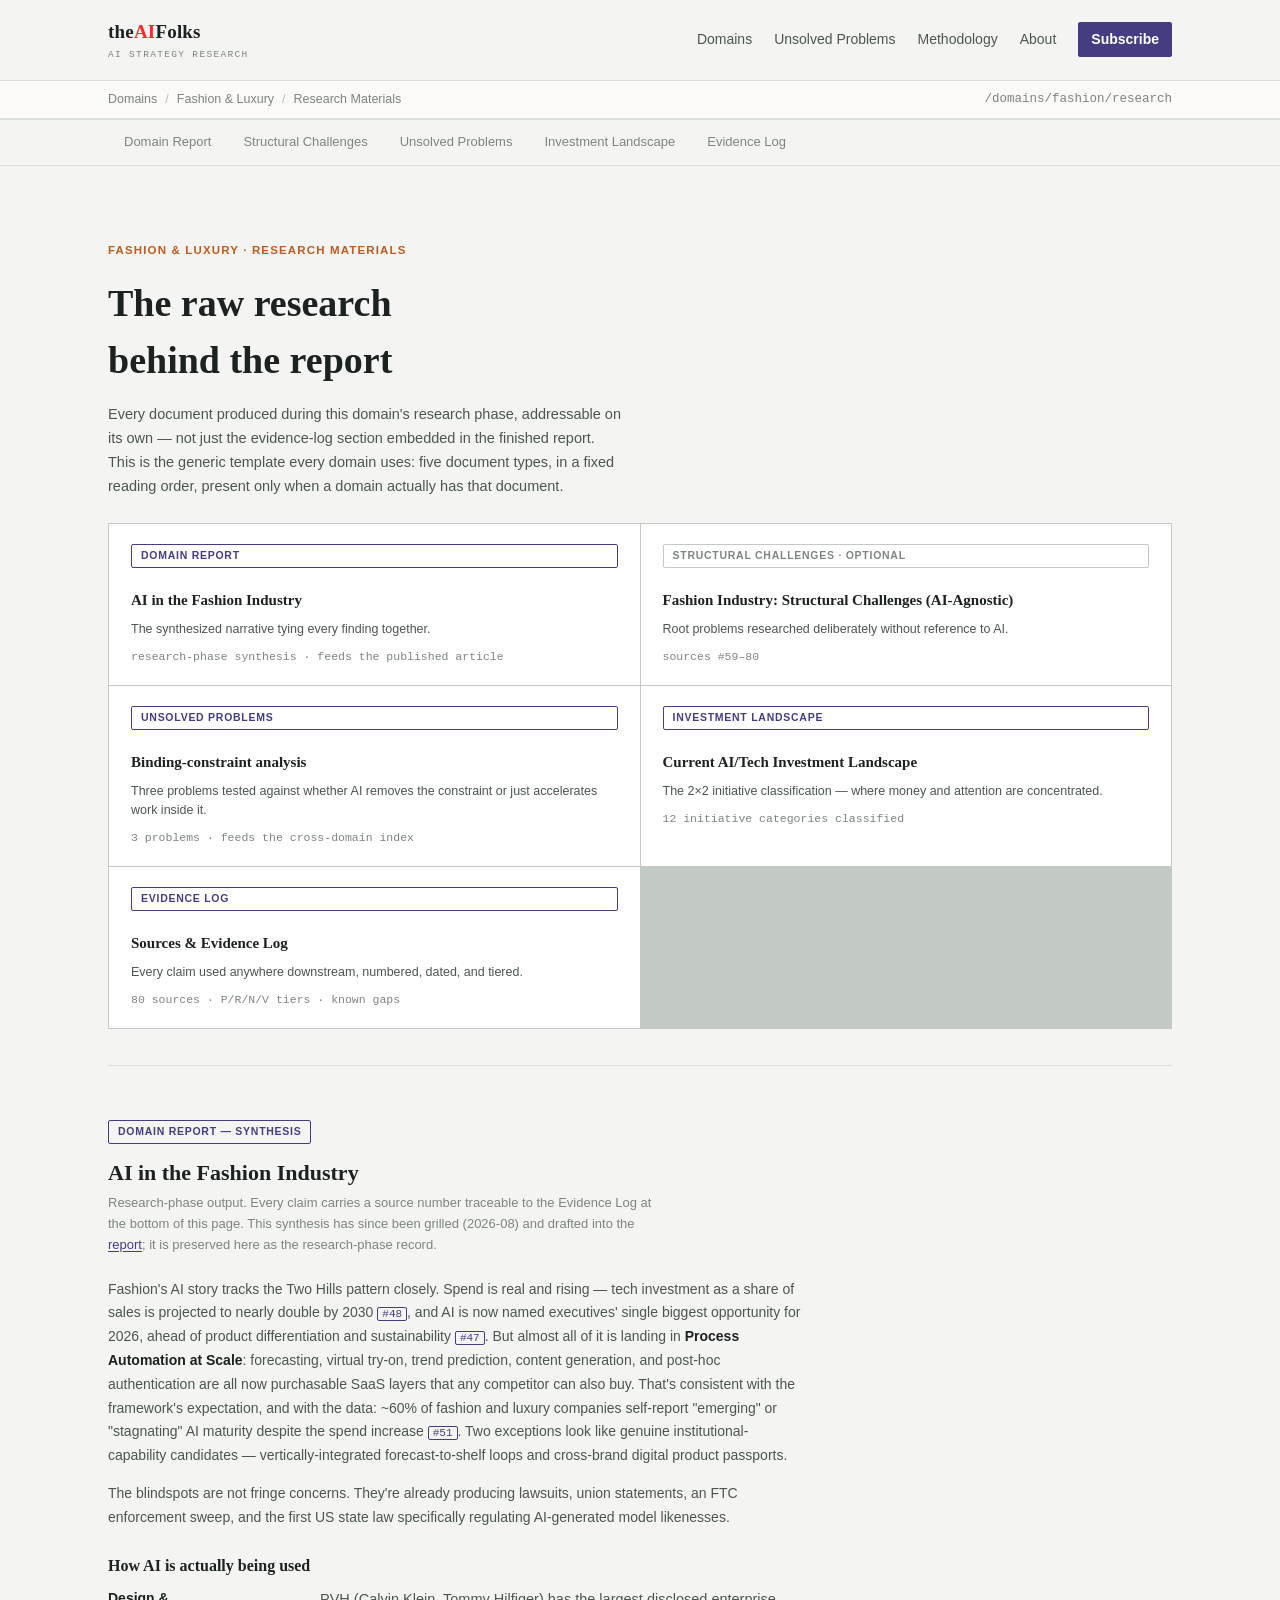
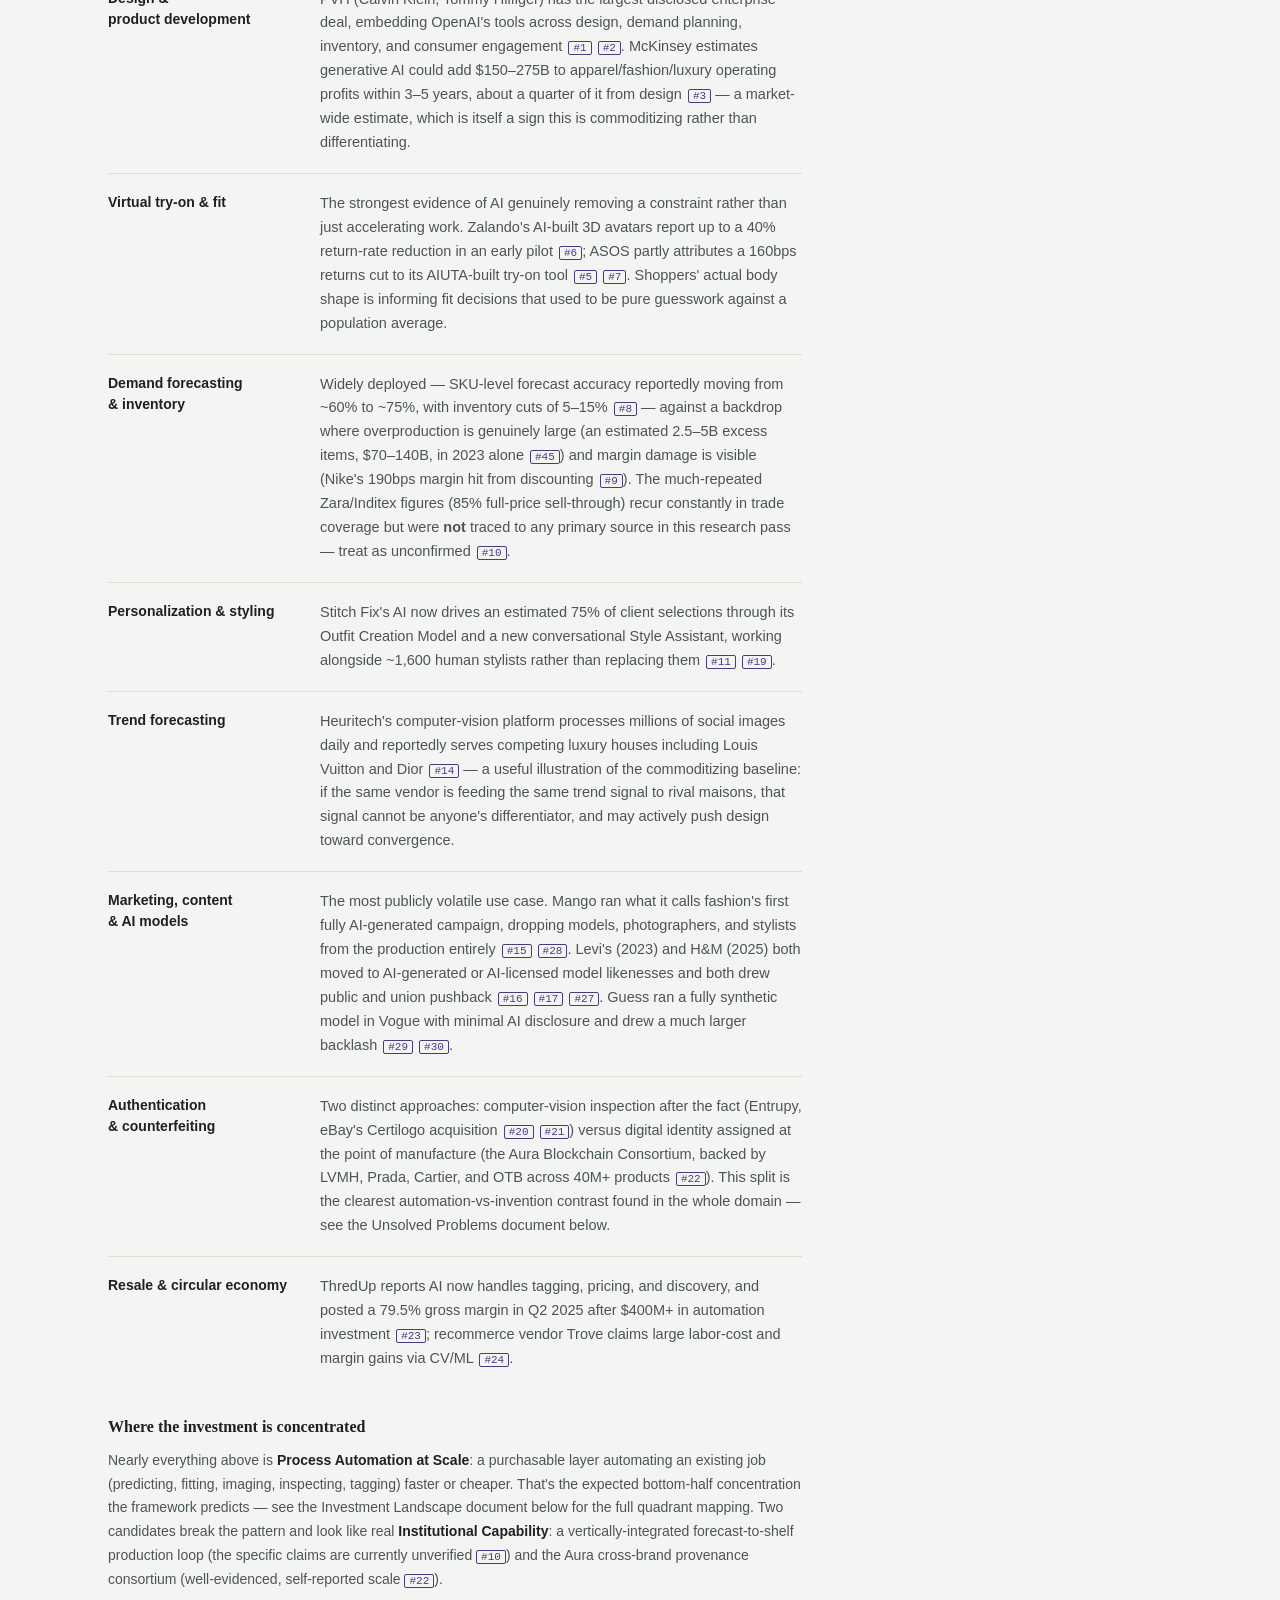
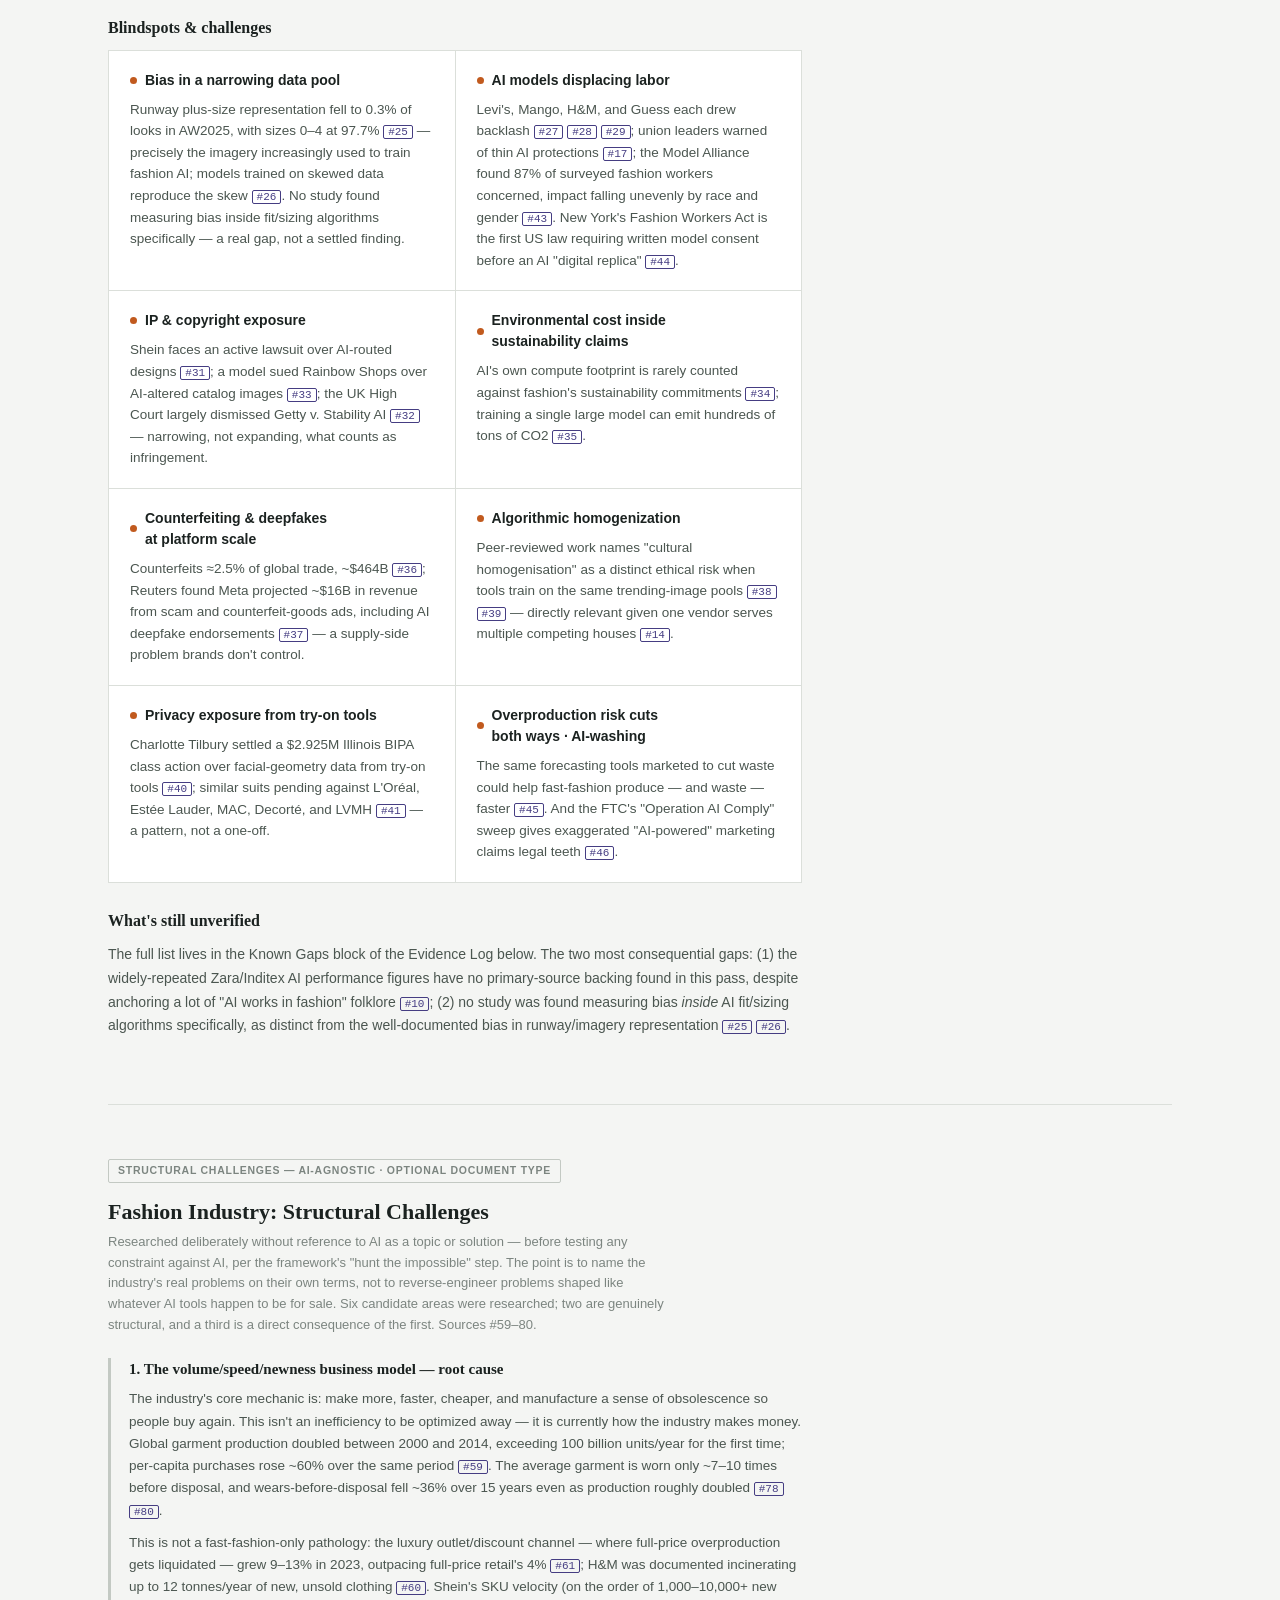
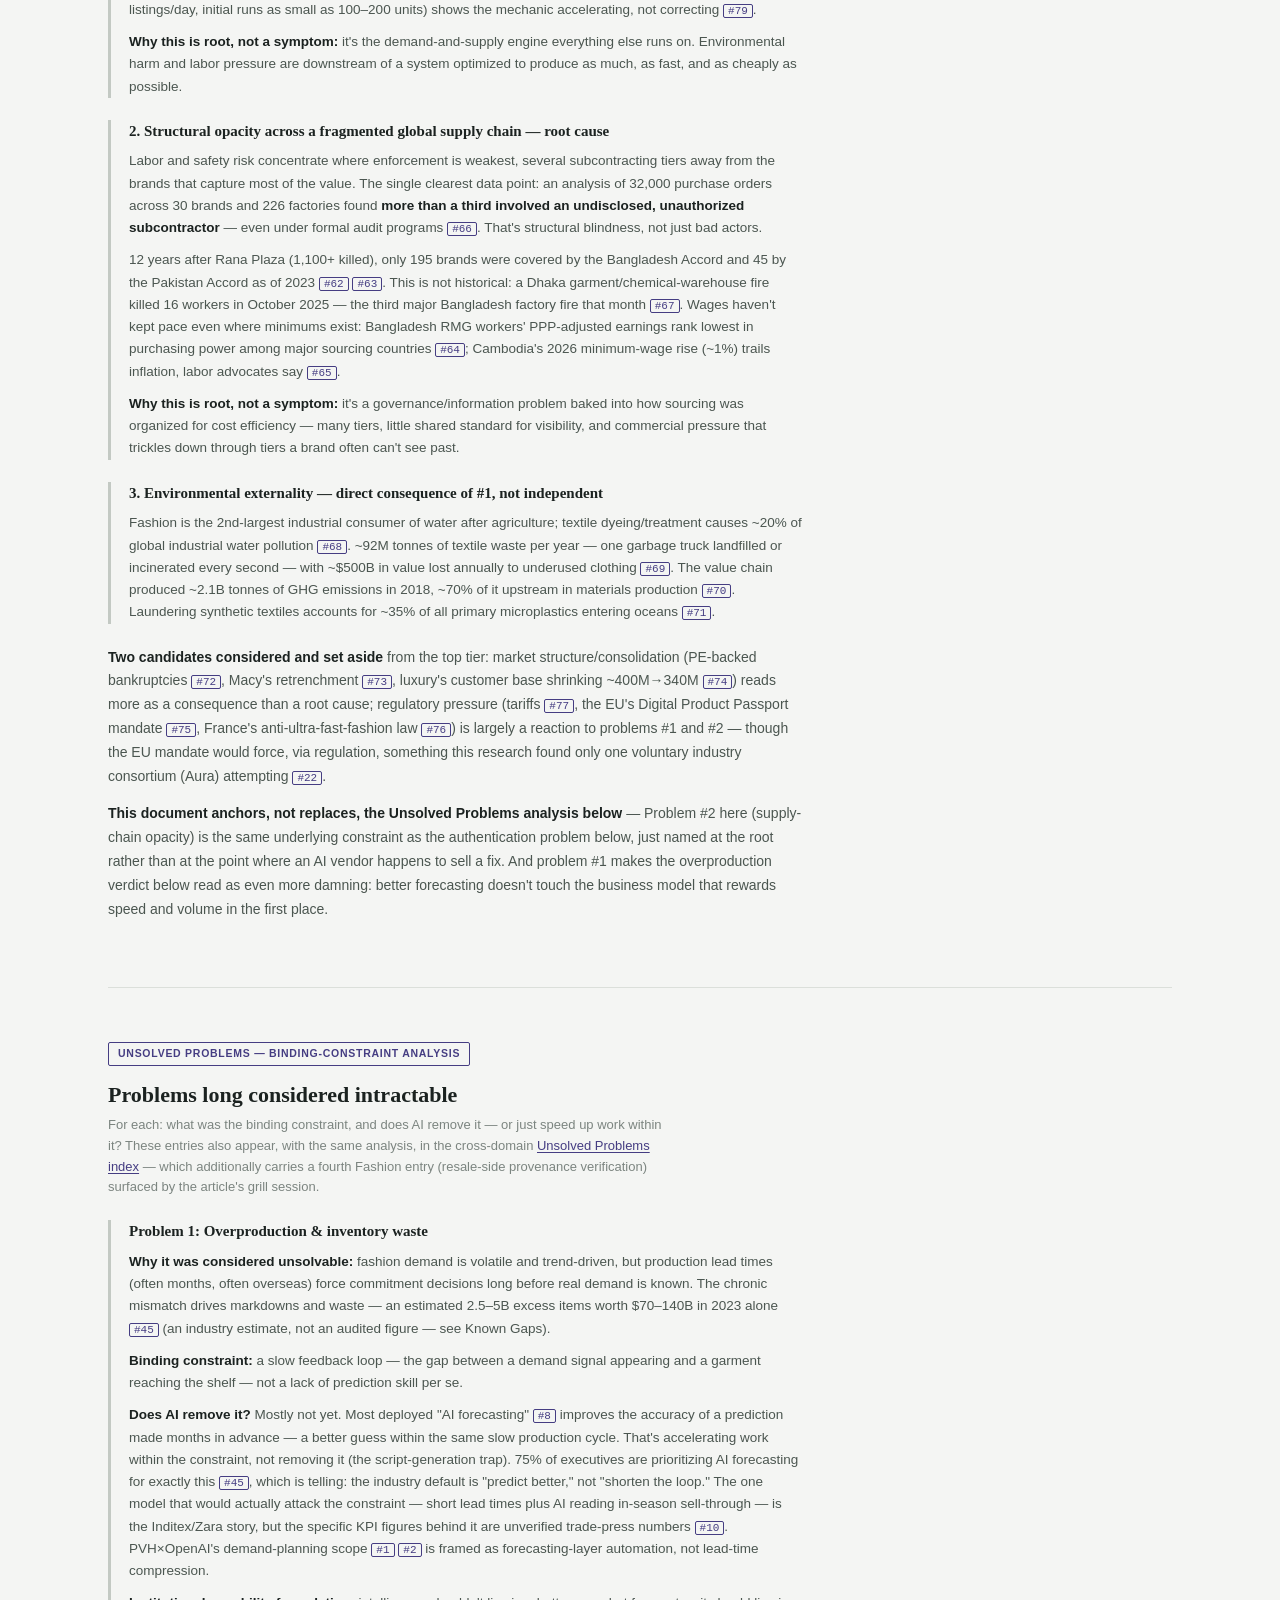
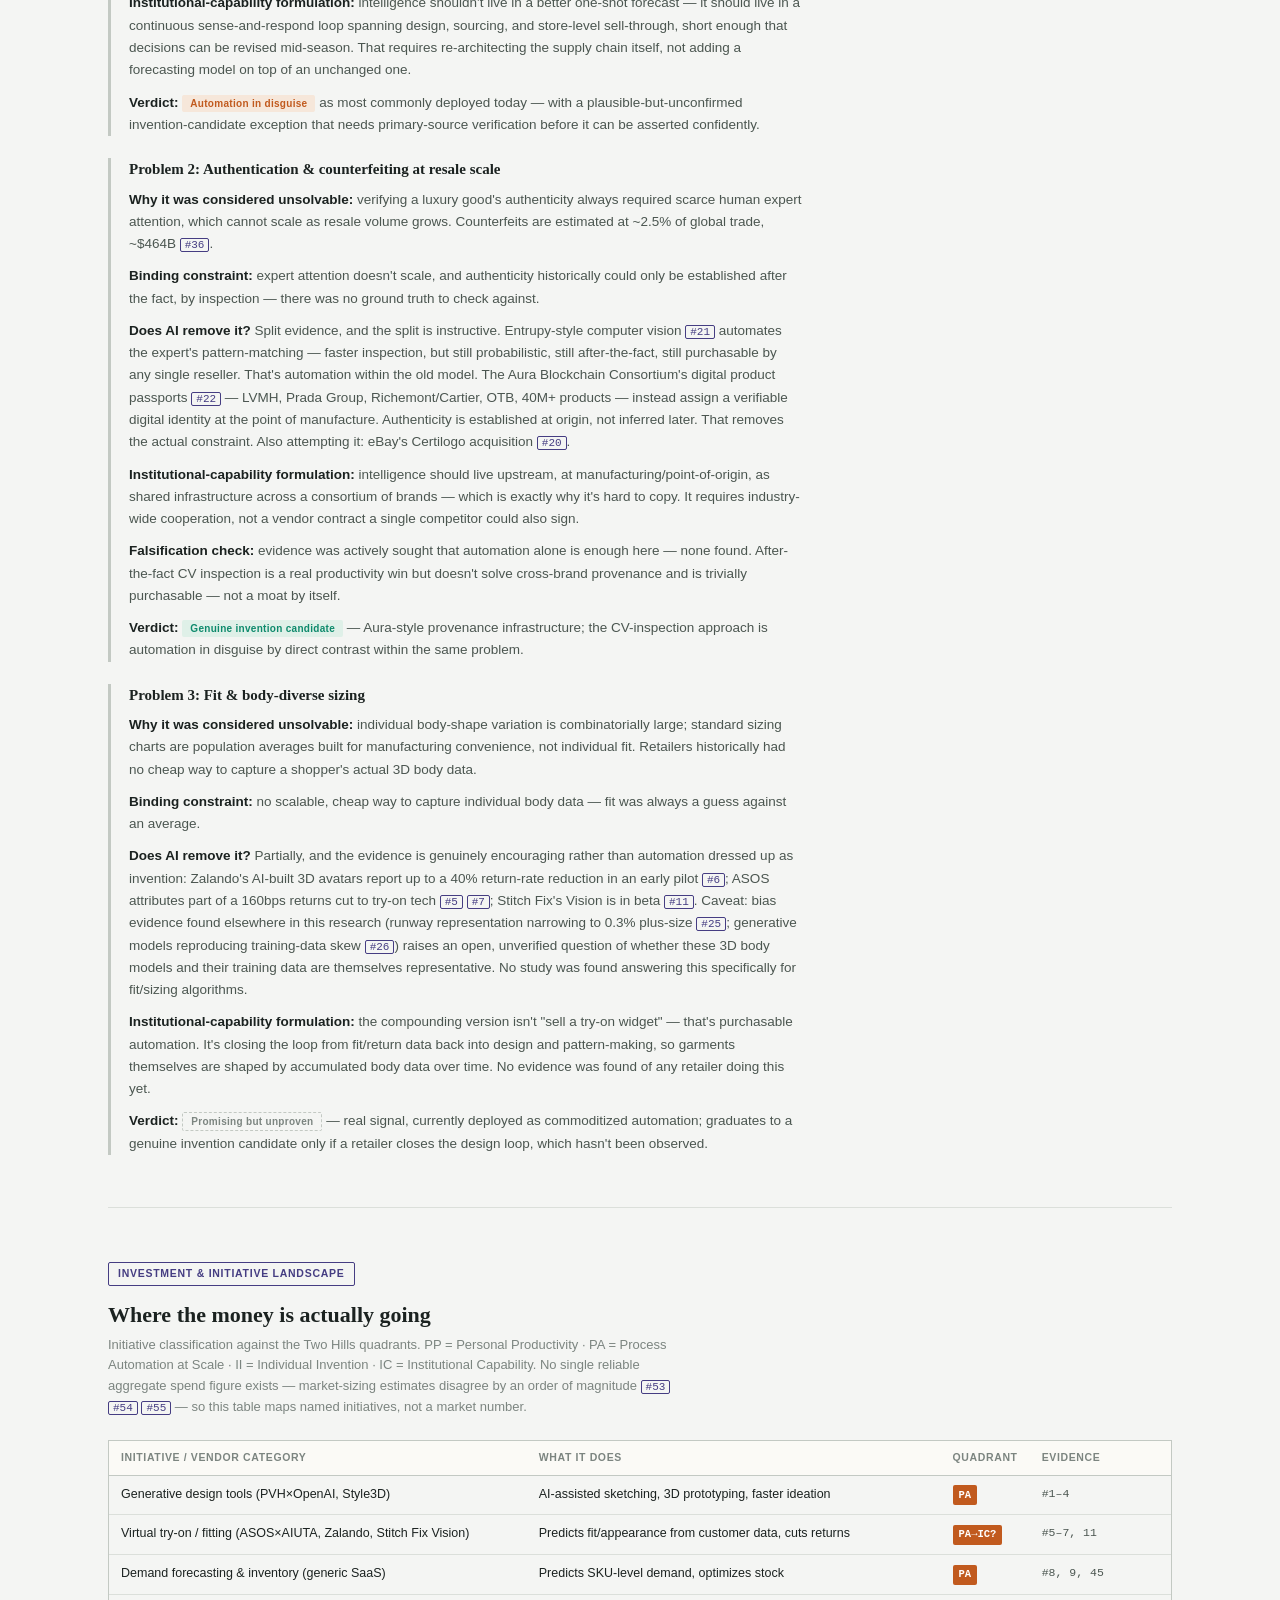
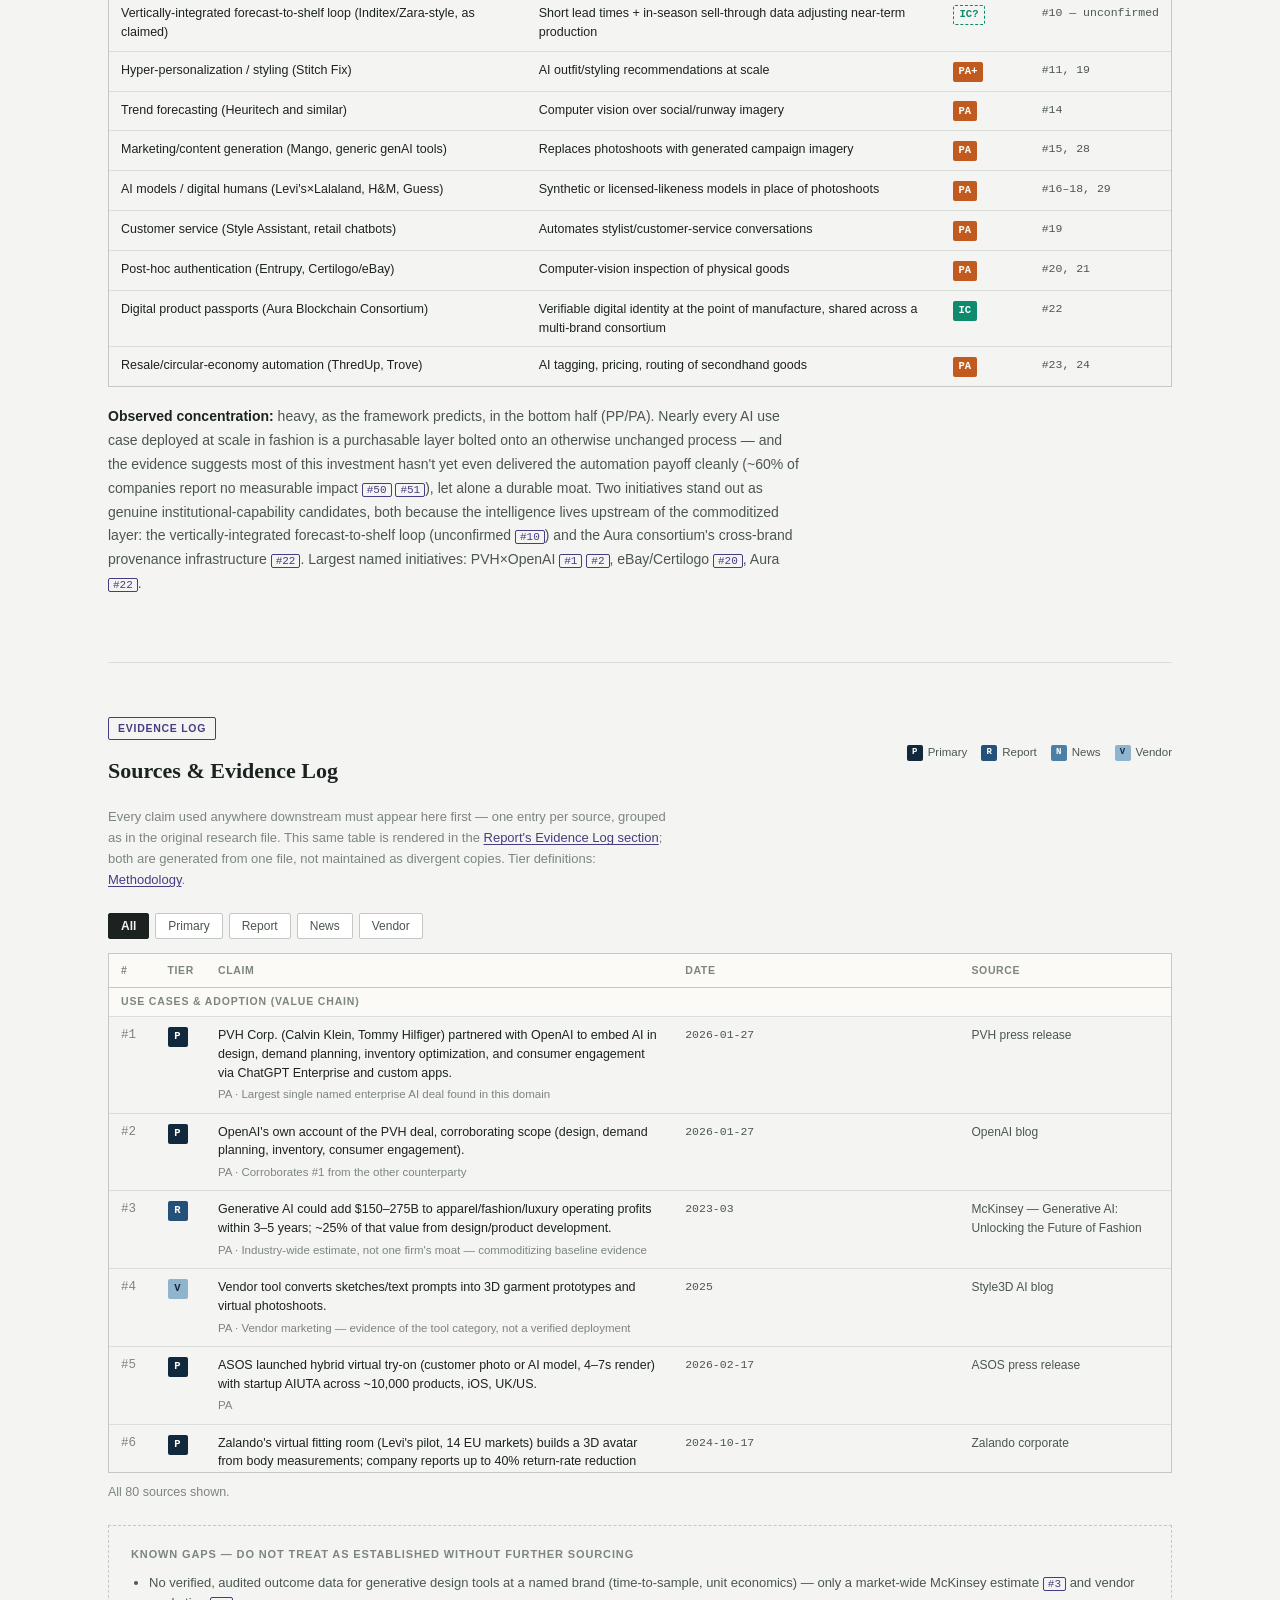
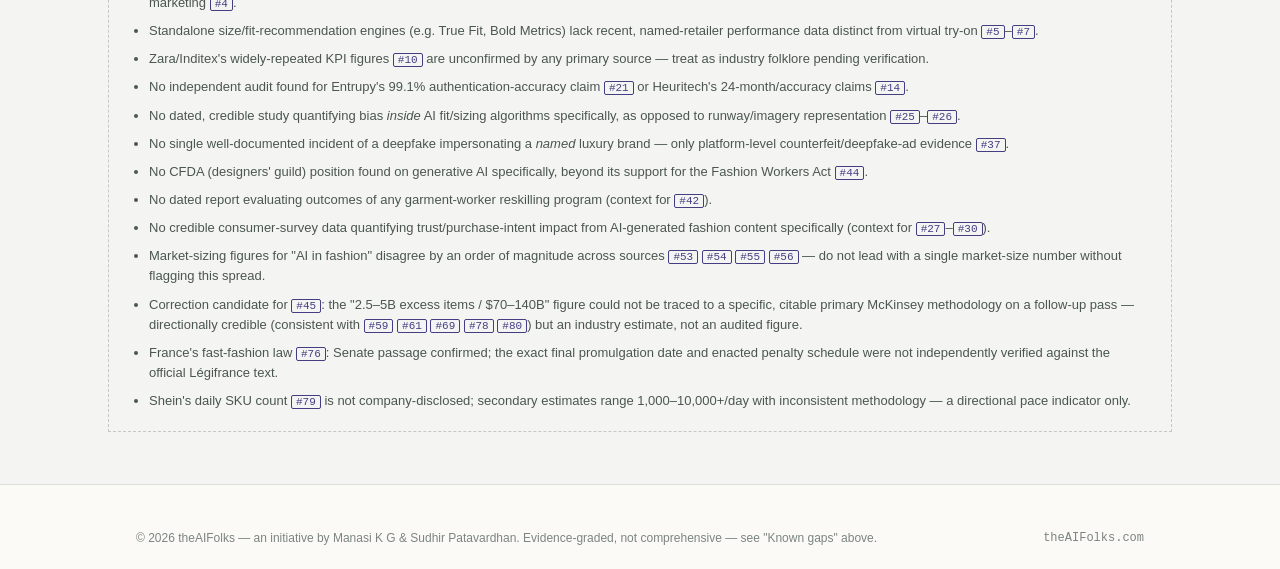
<file: docs/domains/fashion/research.html>
<!doctype html>
<html lang="en">
<head>
<!-- Google tag (gtag.js) -->
<script async src="https://www.googletagmanager.com/gtag/js?id=G-B6Q7TYNEDR"></script>
<script>
  window.dataLayer = window.dataLayer || [];
  function gtag(){dataLayer.push(arguments);}
  gtag('js', new Date());

  gtag('config', 'G-B6Q7TYNEDR');
</script>
<meta charset="utf-8">
<meta name="viewport" content="width=device-width,initial-scale=1">
<title>Research Materials — Fashion &amp; Luxury — theAIFolks</title>
<meta name="description" content="The raw research behind the Fashion &amp; Luxury report: domain synthesis, AI-agnostic structural challenges, binding-constraint analysis, the investment landscape, and the full 80-source evidence log.">
<meta property="og:title" content="Fashion &amp; Luxury Research Materials — theAIFolks">
<meta property="og:description" content="Five research documents, 80 numbered and tiered sources, and the known gaps — addressable on their own, not just as an appendix.">
<meta property="og:type" content="website">
<link rel="icon" href="data:image/svg+xml,%3Csvg xmlns='http://www.w3.org/2000/svg' viewBox='0 0 32 32'%3E%3Crect width='32' height='32' fill='%23453D82'/%3E%3Cpath d='M2 26 L11 12 L17 20 L23 9 L30 26 Z' fill='%23F4F5F3'/%3E%3C/svg%3E">
<link rel="stylesheet" href="../../assets/css/site.css?v=3">
<script src="../../assets/js/site.js?v=3" defer></script>
</head>
<body>
<a class="skip-link" href="#main">Skip to content</a>

<header class="site-header">
  <div class="site-header-inner">
    <a href="../../" class="wordmark">
      <span class="name">the<span class="ai">AI</span>Folks</span>
      <span class="tag mono">AI Strategy Research</span>
    </a>
    <nav class="site-nav" aria-label="Primary">
      <a href="../../">Domains</a>
      <a href="../../problems/">Unsolved Problems</a>
      <a href="../../methodology.html">Methodology</a>
      <a href="../../about.html">About</a>
      <a class="btn btn-sm" href="../../index.html#subscribe">Subscribe</a>
    </nav>
  </div>
</header>

<div class="breadcrumb">
  <nav class="breadcrumb-inner" aria-label="Breadcrumb">
    <a href="../../">Domains</a><span class="sep" aria-hidden="true">/</span><a href="./">Fashion &amp; Luxury</a><span class="sep" aria-hidden="true">/</span><span aria-current="page">Research Materials</span>
    <span class="breadcrumb-url mono">/domains/fashion/research</span>
  </nav>
</div>

<div class="subnav-wrap">
  <nav class="subnav" aria-label="Research documents">
    <a href="#rm-report">Domain Report</a>
    <a href="#rm-structural">Structural Challenges</a>
    <a href="#rm-problems">Unsolved Problems</a>
    <a href="#rm-investment">Investment Landscape</a>
    <a href="#rm-evidence">Evidence Log</a>
  </nav>
</div>

<main id="main">
<div class="container">

  <section class="no-rule" style="padding-bottom:36px;">
    <span class="domain-tag" style="margin-top:24px;">Fashion &amp; Luxury · Research Materials</span>
    <h1 class="serif" style="font-size:clamp(26px,3.6vw,38px);max-width:24ch;">The raw research behind the report</h1>
    <p class="section-intro" style="margin-top:14px;">Every document produced during this domain's research phase, addressable on its own — not just the evidence-log section embedded in the finished report. This is the generic template every domain uses: five document types, in a fixed reading order, present only when a domain actually has that document.</p>
    <div class="research-doc-list">
      <a href="#rm-report" class="doc-card">
        <span class="doc-type-badge">Domain Report</span>
        <h3>AI in the Fashion Industry</h3>
        <p>The synthesized narrative tying every finding together.</p>
        <span class="stat">research-phase synthesis · feeds the published article</span>
      </a>
      <a href="#rm-structural" class="doc-card">
        <span class="doc-type-badge optional">Structural Challenges · optional</span>
        <h3>Fashion Industry: Structural Challenges (AI-Agnostic)</h3>
        <p>Root problems researched deliberately without reference to AI.</p>
        <span class="stat">sources #59–80</span>
      </a>
      <a href="#rm-problems" class="doc-card">
        <span class="doc-type-badge">Unsolved Problems</span>
        <h3>Binding-constraint analysis</h3>
        <p>Three problems tested against whether AI removes the constraint or just accelerates work inside it.</p>
        <span class="stat">3 problems · feeds the cross-domain index</span>
      </a>
      <a href="#rm-investment" class="doc-card">
        <span class="doc-type-badge">Investment Landscape</span>
        <h3>Current AI/Tech Investment Landscape</h3>
        <p>The 2×2 initiative classification — where money and attention are concentrated.</p>
        <span class="stat">12 initiative categories classified</span>
      </a>
      <a href="#rm-evidence" class="doc-card">
        <span class="doc-type-badge">Evidence Log</span>
        <h3>Sources &amp; Evidence Log</h3>
        <p>Every claim used anywhere downstream, numbered, dated, and tiered.</p>
        <span class="stat">80 sources · P/R/N/V tiers · known gaps</span>
      </a>
    </div>
  </section>

  <section id="rm-report">
    <span class="doc-type-badge">Domain Report — synthesis</span>
    <h2 class="research-section-title">AI in the Fashion Industry</h2>
    <p class="research-section-sub">Research-phase output. Every claim carries a source number traceable to the Evidence Log at the bottom of this page. This synthesis has since been grilled (2026-08) and drafted into the <a href="report.html">report</a>; it is preserved here as the research-phase record.</p>
    <div class="research-prose">
      <p>Fashion's AI story tracks the Two Hills pattern closely. Spend is real and rising — tech investment as a share of sales is projected to nearly double by 2030 <a class="cite" href="#src-48">#48</a>, and AI is now named executives' single biggest opportunity for 2026, ahead of product differentiation and sustainability <a class="cite" href="#src-47">#47</a>. But almost all of it is landing in <strong>Process Automation at Scale</strong>: forecasting, virtual try-on, trend prediction, content generation, and post-hoc authentication are all now purchasable SaaS layers that any competitor can also buy. That's consistent with the framework's expectation, and with the data: ~60% of fashion and luxury companies self-report "emerging" or "stagnating" AI maturity despite the spend increase <a class="cite" href="#src-51">#51</a>. Two exceptions look like genuine institutional-capability candidates — vertically-integrated forecast-to-shelf loops and cross-brand digital product passports.</p>
      <p>The blindspots are not fringe concerns. They're already producing lawsuits, union statements, an FTC enforcement sweep, and the first US state law specifically regulating AI-generated model likenesses.</p>
      <h3>How AI is actually being used</h3>
    </div>
    <div style="max-width:78ch;">
      <div class="usecase"><h4>Design &amp; product development</h4><div class="body">PVH (Calvin Klein, Tommy Hilfiger) has the largest disclosed enterprise deal, embedding OpenAI's tools across design, demand planning, inventory, and consumer engagement <a class="cite" href="#src-1">#1</a> <a class="cite" href="#src-2">#2</a>. McKinsey estimates generative AI could add $150–275B to apparel/fashion/luxury operating profits within 3–5 years, about a quarter of it from design <a class="cite" href="#src-3">#3</a> — a market-wide estimate, which is itself a sign this is commoditizing rather than differentiating.</div></div>
      <div class="usecase"><h4>Virtual try-on &amp; fit</h4><div class="body">The strongest evidence of AI genuinely removing a constraint rather than just accelerating work. Zalando's AI-built 3D avatars report up to a 40% return-rate reduction in an early pilot <a class="cite" href="#src-6">#6</a>; ASOS partly attributes a 160bps returns cut to its AIUTA-built try-on tool <a class="cite" href="#src-5">#5</a> <a class="cite" href="#src-7">#7</a>. Shoppers' actual body shape is informing fit decisions that used to be pure guesswork against a population average.</div></div>
      <div class="usecase"><h4>Demand forecasting &amp; inventory</h4><div class="body">Widely deployed — SKU-level forecast accuracy reportedly moving from ~60% to ~75%, with inventory cuts of 5–15% <a class="cite" href="#src-8">#8</a> — against a backdrop where overproduction is genuinely large (an estimated 2.5–5B excess items, $70–140B, in 2023 alone <a class="cite" href="#src-45">#45</a>) and margin damage is visible (Nike's 190bps margin hit from discounting <a class="cite" href="#src-9">#9</a>). The much-repeated Zara/Inditex figures (85% full-price sell-through) recur constantly in trade coverage but were <strong>not</strong> traced to any primary source in this research pass — treat as unconfirmed <a class="cite" href="#src-10">#10</a>.</div></div>
      <div class="usecase"><h4>Personalization &amp; styling</h4><div class="body">Stitch Fix's AI now drives an estimated 75% of client selections through its Outfit Creation Model and a new conversational Style Assistant, working alongside ~1,600 human stylists rather than replacing them <a class="cite" href="#src-11">#11</a> <a class="cite" href="#src-19">#19</a>.</div></div>
      <div class="usecase"><h4>Trend forecasting</h4><div class="body">Heuritech's computer-vision platform processes millions of social images daily and reportedly serves competing luxury houses including Louis Vuitton and Dior <a class="cite" href="#src-14">#14</a> — a useful illustration of the commoditizing baseline: if the same vendor is feeding the same trend signal to rival maisons, that signal cannot be anyone's differentiator, and may actively push design toward convergence.</div></div>
      <div class="usecase"><h4>Marketing, content &amp; AI models</h4><div class="body">The most publicly volatile use case. Mango ran what it calls fashion's first fully AI-generated campaign, dropping models, photographers, and stylists from the production entirely <a class="cite" href="#src-15">#15</a> <a class="cite" href="#src-28">#28</a>. Levi's (2023) and H&amp;M (2025) both moved to AI-generated or AI-licensed model likenesses and both drew public and union pushback <a class="cite" href="#src-16">#16</a> <a class="cite" href="#src-17">#17</a> <a class="cite" href="#src-27">#27</a>. Guess ran a fully synthetic model in Vogue with minimal AI disclosure and drew a much larger backlash <a class="cite" href="#src-29">#29</a> <a class="cite" href="#src-30">#30</a>.</div></div>
      <div class="usecase"><h4>Authentication &amp; counterfeiting</h4><div class="body">Two distinct approaches: computer-vision inspection after the fact (Entrupy, eBay's Certilogo acquisition <a class="cite" href="#src-20">#20</a> <a class="cite" href="#src-21">#21</a>) versus digital identity assigned at the point of manufacture (the Aura Blockchain Consortium, backed by LVMH, Prada, Cartier, and OTB across 40M+ products <a class="cite" href="#src-22">#22</a>). This split is the clearest automation-vs-invention contrast found in the whole domain — see the Unsolved Problems document below.</div></div>
      <div class="usecase"><h4>Resale &amp; circular economy</h4><div class="body">ThredUp reports AI now handles tagging, pricing, and discovery, and posted a 79.5% gross margin in Q2 2025 after $400M+ in automation investment <a class="cite" href="#src-23">#23</a>; recommerce vendor Trove claims large labor-cost and margin gains via CV/ML <a class="cite" href="#src-24">#24</a>.</div></div>
    </div>
    <div class="research-prose" style="margin-top:26px;">
      <h3>Where the investment is concentrated</h3>
      <p>Nearly everything above is <strong>Process Automation at Scale</strong>: a purchasable layer automating an existing job (predicting, fitting, imaging, inspecting, tagging) faster or cheaper. That's the expected bottom-half concentration the framework predicts — see the Investment Landscape document below for the full quadrant mapping. Two candidates break the pattern and look like real <strong>Institutional Capability</strong>: a vertically-integrated forecast-to-shelf production loop (the specific claims are currently unverified <a class="cite" href="#src-10">#10</a>) and the Aura cross-brand provenance consortium (well-evidenced, self-reported scale <a class="cite" href="#src-22">#22</a>).</p>
      <h3>Blindspots &amp; challenges</h3>
    </div>
    <div class="blindspot-grid" style="max-width:78ch;">
      <div class="blindspot-cell"><h4>Bias in a narrowing data pool</h4><p>Runway plus-size representation fell to 0.3% of looks in AW2025, with sizes 0–4 at 97.7% <a class="cite" href="#src-25">#25</a> — precisely the imagery increasingly used to train fashion AI; models trained on skewed data reproduce the skew <a class="cite" href="#src-26">#26</a>. No study found measuring bias inside fit/sizing algorithms specifically — a real gap, not a settled finding.</p></div>
      <div class="blindspot-cell"><h4>AI models displacing labor</h4><p>Levi's, Mango, H&amp;M, and Guess each drew backlash <a class="cite" href="#src-27">#27</a> <a class="cite" href="#src-28">#28</a> <a class="cite" href="#src-29">#29</a>; union leaders warned of thin AI protections <a class="cite" href="#src-17">#17</a>; the Model Alliance found 87% of surveyed fashion workers concerned, impact falling unevenly by race and gender <a class="cite" href="#src-43">#43</a>. New York's Fashion Workers Act is the first US law requiring written model consent before an AI "digital replica" <a class="cite" href="#src-44">#44</a>.</p></div>
      <div class="blindspot-cell"><h4>IP &amp; copyright exposure</h4><p>Shein faces an active lawsuit over AI-routed designs <a class="cite" href="#src-31">#31</a>; a model sued Rainbow Shops over AI-altered catalog images <a class="cite" href="#src-33">#33</a>; the UK High Court largely dismissed Getty v. Stability AI <a class="cite" href="#src-32">#32</a> — narrowing, not expanding, what counts as infringement.</p></div>
      <div class="blindspot-cell"><h4>Environmental cost inside sustainability claims</h4><p>AI's own compute footprint is rarely counted against fashion's sustainability commitments <a class="cite" href="#src-34">#34</a>; training a single large model can emit hundreds of tons of CO2 <a class="cite" href="#src-35">#35</a>.</p></div>
      <div class="blindspot-cell"><h4>Counterfeiting &amp; deepfakes at platform scale</h4><p>Counterfeits ≈2.5% of global trade, ~$464B <a class="cite" href="#src-36">#36</a>; Reuters found Meta projected ~$16B in revenue from scam and counterfeit-goods ads, including AI deepfake endorsements <a class="cite" href="#src-37">#37</a> — a supply-side problem brands don't control.</p></div>
      <div class="blindspot-cell"><h4>Algorithmic homogenization</h4><p>Peer-reviewed work names "cultural homogenisation" as a distinct ethical risk when tools train on the same trending-image pools <a class="cite" href="#src-38">#38</a> <a class="cite" href="#src-39">#39</a> — directly relevant given one vendor serves multiple competing houses <a class="cite" href="#src-14">#14</a>.</p></div>
      <div class="blindspot-cell"><h4>Privacy exposure from try-on tools</h4><p>Charlotte Tilbury settled a $2.925M Illinois BIPA class action over facial-geometry data from try-on tools <a class="cite" href="#src-40">#40</a>; similar suits pending against L'Oréal, Estée Lauder, MAC, Decorté, and LVMH <a class="cite" href="#src-41">#41</a> — a pattern, not a one-off.</p></div>
      <div class="blindspot-cell"><h4>Overproduction risk cuts both ways · AI-washing</h4><p>The same forecasting tools marketed to cut waste could help fast-fashion produce — and waste — faster <a class="cite" href="#src-45">#45</a>. And the FTC's "Operation AI Comply" sweep gives exaggerated "AI-powered" marketing claims legal teeth <a class="cite" href="#src-46">#46</a>.</p></div>
    </div>
    <div class="research-prose" style="margin-top:26px;">
      <h3>What's still unverified</h3>
      <p>The full list lives in the Known Gaps block of the Evidence Log below. The two most consequential gaps: (1) the widely-repeated Zara/Inditex AI performance figures have no primary-source backing found in this pass, despite anchoring a lot of "AI works in fashion" folklore <a class="cite" href="#src-10">#10</a>; (2) no study was found measuring bias <em>inside</em> AI fit/sizing algorithms specifically, as distinct from the well-documented bias in runway/imagery representation <a class="cite" href="#src-25">#25</a> <a class="cite" href="#src-26">#26</a>.</p>
    </div>
  </section>

  <section id="rm-structural">
    <span class="doc-type-badge optional">Structural Challenges — AI-agnostic · optional document type</span>
    <h2 class="research-section-title">Fashion Industry: Structural Challenges</h2>
    <p class="research-section-sub">Researched deliberately without reference to AI as a topic or solution — before testing any constraint against AI, per the framework's "hunt the impossible" step. The point is to name the industry's real problems on their own terms, not to reverse-engineer problems shaped like whatever AI tools happen to be for sale. Six candidate areas were researched; two are genuinely structural, and a third is a direct consequence of the first. Sources #59–80.</p>

    <div class="structural-block">
      <h3>1. The volume/speed/newness business model — root cause</h3>
      <p>The industry's core mechanic is: make more, faster, cheaper, and manufacture a sense of obsolescence so people buy again. This isn't an inefficiency to be optimized away — it is currently how the industry makes money. Global garment production doubled between 2000 and 2014, exceeding 100 billion units/year for the first time; per-capita purchases rose ~60% over the same period <a class="cite" href="#src-59">#59</a>. The average garment is worn only ~7–10 times before disposal, and wears-before-disposal fell ~36% over 15 years even as production roughly doubled <a class="cite" href="#src-78">#78</a> <a class="cite" href="#src-80">#80</a>.</p>
      <p>This is not a fast-fashion-only pathology: the luxury outlet/discount channel — where full-price overproduction gets liquidated — grew 9–13% in 2023, outpacing full-price retail's 4% <a class="cite" href="#src-61">#61</a>; H&amp;M was documented incinerating up to 12 tonnes/year of new, unsold clothing <a class="cite" href="#src-60">#60</a>. Shein's SKU velocity (on the order of 1,000–10,000+ new listings/day, initial runs as small as 100–200 units) shows the mechanic accelerating, not correcting <a class="cite" href="#src-79">#79</a>.</p>
      <p><strong>Why this is root, not a symptom:</strong> it's the demand-and-supply engine everything else runs on. Environmental harm and labor pressure are downstream of a system optimized to produce as much, as fast, and as cheaply as possible.</p>
    </div>

    <div class="structural-block">
      <h3>2. Structural opacity across a fragmented global supply chain — root cause</h3>
      <p>Labor and safety risk concentrate where enforcement is weakest, several subcontracting tiers away from the brands that capture most of the value. The single clearest data point: an analysis of 32,000 purchase orders across 30 brands and 226 factories found <strong>more than a third involved an undisclosed, unauthorized subcontractor</strong> — even under formal audit programs <a class="cite" href="#src-66">#66</a>. That's structural blindness, not just bad actors.</p>
      <p>12 years after Rana Plaza (1,100+ killed), only 195 brands were covered by the Bangladesh Accord and 45 by the Pakistan Accord as of 2023 <a class="cite" href="#src-62">#62</a> <a class="cite" href="#src-63">#63</a>. This is not historical: a Dhaka garment/chemical-warehouse fire killed 16 workers in October 2025 — the third major Bangladesh factory fire that month <a class="cite" href="#src-67">#67</a>. Wages haven't kept pace even where minimums exist: Bangladesh RMG workers' PPP-adjusted earnings rank lowest in purchasing power among major sourcing countries <a class="cite" href="#src-64">#64</a>; Cambodia's 2026 minimum-wage rise (~1%) trails inflation, labor advocates say <a class="cite" href="#src-65">#65</a>.</p>
      <p><strong>Why this is root, not a symptom:</strong> it's a governance/information problem baked into how sourcing was organized for cost efficiency — many tiers, little shared standard for visibility, and commercial pressure that trickles down through tiers a brand often can't see past.</p>
    </div>

    <div class="structural-block">
      <h3>3. Environmental externality — direct consequence of #1, not independent</h3>
      <p>Fashion is the 2nd-largest industrial consumer of water after agriculture; textile dyeing/treatment causes ~20% of global industrial water pollution <a class="cite" href="#src-68">#68</a>. ~92M tonnes of textile waste per year — one garbage truck landfilled or incinerated every second — with ~$500B in value lost annually to underused clothing <a class="cite" href="#src-69">#69</a>. The value chain produced ~2.1B tonnes of GHG emissions in 2018, ~70% of it upstream in materials production <a class="cite" href="#src-70">#70</a>. Laundering synthetic textiles accounts for ~35% of all primary microplastics entering oceans <a class="cite" href="#src-71">#71</a>.</p>
    </div>

    <div class="research-prose" style="margin-top:22px;">
      <p><strong>Two candidates considered and set aside</strong> from the top tier: market structure/consolidation (PE-backed bankruptcies <a class="cite" href="#src-72">#72</a>, Macy's retrenchment <a class="cite" href="#src-73">#73</a>, luxury's customer base shrinking ~400M→340M <a class="cite" href="#src-74">#74</a>) reads more as a consequence than a root cause; regulatory pressure (tariffs <a class="cite" href="#src-77">#77</a>, the EU's Digital Product Passport mandate <a class="cite" href="#src-75">#75</a>, France's anti-ultra-fast-fashion law <a class="cite" href="#src-76">#76</a>) is largely a reaction to problems #1 and #2 — though the EU mandate would force, via regulation, something this research found only one voluntary industry consortium (Aura) attempting <a class="cite" href="#src-22">#22</a>.</p>
      <p><strong>This document anchors, not replaces, the Unsolved Problems analysis below</strong> — Problem #2 here (supply-chain opacity) is the same underlying constraint as the authentication problem below, just named at the root rather than at the point where an AI vendor happens to sell a fix. And problem #1 makes the overproduction verdict below read as even more damning: better forecasting doesn't touch the business model that rewards speed and volume in the first place.</p>
    </div>
  </section>
  <section id="rm-problems">
    <span class="doc-type-badge">Unsolved Problems — binding-constraint analysis</span>
    <h2 class="research-section-title">Problems long considered intractable</h2>
    <p class="research-section-sub">For each: what was the binding constraint, and does AI remove it — or just speed up work within it? These entries also appear, with the same analysis, in the cross-domain <a href="../../problems/#fashion">Unsolved Problems index</a> — which additionally carries a fourth Fashion entry (resale-side provenance verification) surfaced by the article's grill session.</p>

    <div class="structural-block">
      <h3>Problem 1: Overproduction &amp; inventory waste</h3>
      <p><strong>Why it was considered unsolvable:</strong> fashion demand is volatile and trend-driven, but production lead times (often months, often overseas) force commitment decisions long before real demand is known. The chronic mismatch drives markdowns and waste — an estimated 2.5–5B excess items worth $70–140B in 2023 alone <a class="cite" href="#src-45">#45</a> (an industry estimate, not an audited figure — see Known Gaps).</p>
      <p><strong>Binding constraint:</strong> a slow feedback loop — the gap between a demand signal appearing and a garment reaching the shelf — not a lack of prediction skill per se.</p>
      <p><strong>Does AI remove it?</strong> Mostly not yet. Most deployed "AI forecasting" <a class="cite" href="#src-8">#8</a> improves the accuracy of a prediction made months in advance — a better guess within the same slow production cycle. That's accelerating work within the constraint, not removing it (the script-generation trap). 75% of executives are prioritizing AI forecasting for exactly this <a class="cite" href="#src-45">#45</a>, which is telling: the industry default is "predict better," not "shorten the loop." The one model that would actually attack the constraint — short lead times plus AI reading in-season sell-through — is the Inditex/Zara story, but the specific KPI figures behind it are unverified trade-press numbers <a class="cite" href="#src-10">#10</a>. PVH×OpenAI's demand-planning scope <a class="cite" href="#src-1">#1</a> <a class="cite" href="#src-2">#2</a> is framed as forecasting-layer automation, not lead-time compression.</p>
      <p><strong>Institutional-capability formulation:</strong> intelligence shouldn't live in a better one-shot forecast — it should live in a continuous sense-and-respond loop spanning design, sourcing, and store-level sell-through, short enough that decisions can be revised mid-season. That requires re-architecting the supply chain itself, not adding a forecasting model on top of an unchanged one.</p>
      <p><strong>Verdict:</strong> <span class="verdict-pill pa">Automation in disguise</span> as most commonly deployed today — with a plausible-but-unconfirmed invention-candidate exception that needs primary-source verification before it can be asserted confidently.</p>
    </div>

    <div class="structural-block">
      <h3>Problem 2: Authentication &amp; counterfeiting at resale scale</h3>
      <p><strong>Why it was considered unsolvable:</strong> verifying a luxury good's authenticity always required scarce human expert attention, which cannot scale as resale volume grows. Counterfeits are estimated at ~2.5% of global trade, ~$464B <a class="cite" href="#src-36">#36</a>.</p>
      <p><strong>Binding constraint:</strong> expert attention doesn't scale, and authenticity historically could only be established after the fact, by inspection — there was no ground truth to check against.</p>
      <p><strong>Does AI remove it?</strong> Split evidence, and the split is instructive. Entrupy-style computer vision <a class="cite" href="#src-21">#21</a> automates the expert's pattern-matching — faster inspection, but still probabilistic, still after-the-fact, still purchasable by any single reseller. That's automation within the old model. The Aura Blockchain Consortium's digital product passports <a class="cite" href="#src-22">#22</a> — LVMH, Prada Group, Richemont/Cartier, OTB, 40M+ products — instead assign a verifiable digital identity at the point of manufacture. Authenticity is established at origin, not inferred later. That removes the actual constraint. Also attempting it: eBay's Certilogo acquisition <a class="cite" href="#src-20">#20</a>.</p>
      <p><strong>Institutional-capability formulation:</strong> intelligence should live upstream, at manufacturing/point-of-origin, as shared infrastructure across a consortium of brands — which is exactly why it's hard to copy. It requires industry-wide cooperation, not a vendor contract a single competitor could also sign.</p>
      <p><strong>Falsification check:</strong> evidence was actively sought that automation alone is enough here — none found. After-the-fact CV inspection is a real productivity win but doesn't solve cross-brand provenance and is trivially purchasable — not a moat by itself.</p>
      <p><strong>Verdict:</strong> <span class="verdict-pill ic">Genuine invention candidate</span> — Aura-style provenance infrastructure; the CV-inspection approach is automation in disguise by direct contrast within the same problem.</p>
    </div>

    <div class="structural-block">
      <h3>Problem 3: Fit &amp; body-diverse sizing</h3>
      <p><strong>Why it was considered unsolvable:</strong> individual body-shape variation is combinatorially large; standard sizing charts are population averages built for manufacturing convenience, not individual fit. Retailers historically had no cheap way to capture a shopper's actual 3D body data.</p>
      <p><strong>Binding constraint:</strong> no scalable, cheap way to capture individual body data — fit was always a guess against an average.</p>
      <p><strong>Does AI remove it?</strong> Partially, and the evidence is genuinely encouraging rather than automation dressed up as invention: Zalando's AI-built 3D avatars report up to a 40% return-rate reduction in an early pilot <a class="cite" href="#src-6">#6</a>; ASOS attributes part of a 160bps returns cut to try-on tech <a class="cite" href="#src-5">#5</a> <a class="cite" href="#src-7">#7</a>; Stitch Fix's Vision is in beta <a class="cite" href="#src-11">#11</a>. Caveat: bias evidence found elsewhere in this research (runway representation narrowing to 0.3% plus-size <a class="cite" href="#src-25">#25</a>; generative models reproducing training-data skew <a class="cite" href="#src-26">#26</a>) raises an open, unverified question of whether these 3D body models and their training data are themselves representative. No study was found answering this specifically for fit/sizing algorithms.</p>
      <p><strong>Institutional-capability formulation:</strong> the compounding version isn't "sell a try-on widget" — that's purchasable automation. It's closing the loop from fit/return data back into design and pattern-making, so garments themselves are shaped by accumulated body data over time. No evidence was found of any retailer doing this yet.</p>
      <p><strong>Verdict:</strong> <span class="verdict-pill neutral">Promising but unproven</span> — real signal, currently deployed as commoditized automation; graduates to a genuine invention candidate only if a retailer closes the design loop, which hasn't been observed.</p>
    </div>
  </section>

  <section id="rm-investment">
    <span class="doc-type-badge">Investment &amp; Initiative Landscape</span>
    <h2 class="research-section-title">Where the money is actually going</h2>
    <p class="research-section-sub">Initiative classification against the Two Hills quadrants. PP = Personal Productivity · PA = Process Automation at Scale · II = Individual Invention · IC = Institutional Capability. No single reliable aggregate spend figure exists — market-sizing estimates disagree by an order of magnitude <a class="cite" href="#src-53">#53</a> <a class="cite" href="#src-54">#54</a> <a class="cite" href="#src-55">#55</a> — so this table maps named initiatives, not a market number.</p>
    <div class="evidence-table-wrap" style="max-height:none;">
      <table class="evidence">
        <thead><tr><th scope="col">Initiative / vendor category</th><th scope="col">What it does</th><th scope="col">Quadrant</th><th scope="col">Evidence</th></tr></thead>
        <tbody>
          <tr><td class="claim-col">Generative design tools (PVH×OpenAI, Style3D)</td><td class="claim-col">AI-assisted sketching, 3D prototyping, faster ideation</td><td><span class="tier-badge" style="width:auto;padding:2px 6px;background:var(--pa);">PA</span></td><td class="date-col mono">#1–4</td></tr>
          <tr><td class="claim-col">Virtual try-on / fitting (ASOS×AIUTA, Zalando, Stitch Fix Vision)</td><td class="claim-col">Predicts fit/appearance from customer data, cuts returns</td><td><span class="tier-badge" style="width:auto;padding:2px 6px;background:var(--pa);">PA→IC?</span></td><td class="date-col mono">#5–7, 11</td></tr>
          <tr><td class="claim-col">Demand forecasting &amp; inventory (generic SaaS)</td><td class="claim-col">Predicts SKU-level demand, optimizes stock</td><td><span class="tier-badge" style="width:auto;padding:2px 6px;background:var(--pa);">PA</span></td><td class="date-col mono">#8, 9, 45</td></tr>
          <tr><td class="claim-col">Vertically-integrated forecast-to-shelf loop (Inditex/Zara-style, as claimed)</td><td class="claim-col">Short lead times + in-season sell-through data adjusting near-term production</td><td><span class="tier-badge" style="width:auto;padding:2px 6px;background:transparent;border:1.5px dashed var(--ic);color:var(--ic);">IC?</span></td><td class="date-col mono">#10 — unconfirmed</td></tr>
          <tr><td class="claim-col">Hyper-personalization / styling (Stitch Fix)</td><td class="claim-col">AI outfit/styling recommendations at scale</td><td><span class="tier-badge" style="width:auto;padding:2px 6px;background:var(--pa);">PA+</span></td><td class="date-col mono">#11, 19</td></tr>
          <tr><td class="claim-col">Trend forecasting (Heuritech and similar)</td><td class="claim-col">Computer vision over social/runway imagery</td><td><span class="tier-badge" style="width:auto;padding:2px 6px;background:var(--pa);">PA</span></td><td class="date-col mono">#14</td></tr>
          <tr><td class="claim-col">Marketing/content generation (Mango, generic genAI tools)</td><td class="claim-col">Replaces photoshoots with generated campaign imagery</td><td><span class="tier-badge" style="width:auto;padding:2px 6px;background:var(--pa);">PA</span></td><td class="date-col mono">#15, 28</td></tr>
          <tr><td class="claim-col">AI models / digital humans (Levi's×Lalaland, H&amp;M, Guess)</td><td class="claim-col">Synthetic or licensed-likeness models in place of photoshoots</td><td><span class="tier-badge" style="width:auto;padding:2px 6px;background:var(--pa);">PA</span></td><td class="date-col mono">#16–18, 29</td></tr>
          <tr><td class="claim-col">Customer service (Style Assistant, retail chatbots)</td><td class="claim-col">Automates stylist/customer-service conversations</td><td><span class="tier-badge" style="width:auto;padding:2px 6px;background:var(--pa);">PA</span></td><td class="date-col mono">#19</td></tr>
          <tr><td class="claim-col">Post-hoc authentication (Entrupy, Certilogo/eBay)</td><td class="claim-col">Computer-vision inspection of physical goods</td><td><span class="tier-badge" style="width:auto;padding:2px 6px;background:var(--pa);">PA</span></td><td class="date-col mono">#20, 21</td></tr>
          <tr><td class="claim-col">Digital product passports (Aura Blockchain Consortium)</td><td class="claim-col">Verifiable digital identity at the point of manufacture, shared across a multi-brand consortium</td><td><span class="tier-badge" style="width:auto;padding:2px 6px;background:var(--ic);">IC</span></td><td class="date-col mono">#22</td></tr>
          <tr><td class="claim-col">Resale/circular-economy automation (ThredUp, Trove)</td><td class="claim-col">AI tagging, pricing, routing of secondhand goods</td><td><span class="tier-badge" style="width:auto;padding:2px 6px;background:var(--pa);">PA</span></td><td class="date-col mono">#23, 24</td></tr>
        </tbody>
      </table>
    </div>
    <div class="research-prose" style="margin-top:18px;">
      <p><strong>Observed concentration:</strong> heavy, as the framework predicts, in the bottom half (PP/PA). Nearly every AI use case deployed at scale in fashion is a purchasable layer bolted onto an otherwise unchanged process — and the evidence suggests most of this investment hasn't yet even delivered the automation payoff cleanly (~60% of companies report no measurable impact <a class="cite" href="#src-50">#50</a> <a class="cite" href="#src-51">#51</a>), let alone a durable moat. Two initiatives stand out as genuine institutional-capability candidates, both because the intelligence lives upstream of the commoditized layer: the vertically-integrated forecast-to-shelf loop (unconfirmed <a class="cite" href="#src-10">#10</a>) and the Aura consortium's cross-brand provenance infrastructure <a class="cite" href="#src-22">#22</a>. Largest named initiatives: PVH×OpenAI <a class="cite" href="#src-1">#1</a> <a class="cite" href="#src-2">#2</a>, eBay/Certilogo <a class="cite" href="#src-20">#20</a>, Aura <a class="cite" href="#src-22">#22</a>.</p>
    </div>
  </section>

  <section id="rm-evidence">
    <div class="evidence-head">
      <div>
        <span class="doc-type-badge">Evidence Log</span>
        <h2 class="research-section-title" style="margin-top:2px;">Sources &amp; Evidence Log</h2>
      </div>
      <div class="tier-legend" aria-label="Evidence tiers">
        <span class="item"><span class="tier-badge p" style="width:16px;height:16px;font-size:9px;">P</span>Primary</span>
        <span class="item"><span class="tier-badge r" style="width:16px;height:16px;font-size:9px;">R</span>Report</span>
        <span class="item"><span class="tier-badge n" style="width:16px;height:16px;font-size:9px;">N</span>News</span>
        <span class="item"><span class="tier-badge v" style="width:16px;height:16px;font-size:9px;">V</span>Vendor</span>
      </div>
    </div>
    <p class="research-section-sub">Every claim used anywhere downstream must appear here first — one entry per source, grouped as in the original research file. This same table is rendered in the <a href="report.html#evidence">Report's Evidence Log section</a>; both are generated from one file, not maintained as divergent copies. Tier definitions: <a href="../../methodology.html#tiers">Methodology</a>.</p>
    <div class="filter-row" data-evidence-filter hidden></div>
    <div class="evidence-table-wrap" tabindex="0" role="region" aria-label="Evidence log table, scrollable">
      <table class="evidence">
        <thead><tr><th scope="col">#</th><th scope="col">Tier</th><th scope="col">Claim</th><th scope="col">Date</th><th scope="col">Source</th></tr></thead>
        <tbody data-evidence-rows>
          <tr class="grp"><td colspan="5">Use cases &amp; adoption (value chain)</td></tr>
          <tr id="src-1" data-tier="p"><td class="n-col mono">#1</td><td class="tier-col"><span class="tier-badge p" title="Primary">P</span></td><td class="claim-col">PVH Corp. (Calvin Klein, Tommy Hilfiger) partnered with OpenAI to embed AI in design, demand planning, inventory optimization, and consumer engagement via ChatGPT Enterprise and custom apps.<span class="row-note">PA · Largest single named enterprise AI deal found in this domain</span></td><td class="date-col mono">2026-01-27</td><td class="link-col"><a href="https://www.pvh.com/news/press-releases/pvh-corp-collaborates-with-openai-to-accelerate-brandbuilding-journey" target="_blank" rel="noopener">PVH press release</a></td></tr>
          <tr id="src-2" data-tier="p"><td class="n-col mono">#2</td><td class="tier-col"><span class="tier-badge p" title="Primary">P</span></td><td class="claim-col">OpenAI's own account of the PVH deal, corroborating scope (design, demand planning, inventory, consumer engagement).<span class="row-note">PA · Corroborates #1 from the other counterparty</span></td><td class="date-col mono">2026-01-27</td><td class="link-col"><a href="https://openai.com/index/pvh-future-of-fashion/" target="_blank" rel="noopener">OpenAI blog</a></td></tr>
          <tr id="src-3" data-tier="r"><td class="n-col mono">#3</td><td class="tier-col"><span class="tier-badge r" title="Industry report">R</span></td><td class="claim-col">Generative AI could add $150–275B to apparel/fashion/luxury operating profits within 3–5 years; ~25% of that value from design/product development.<span class="row-note">PA · Industry-wide estimate, not one firm's moat — commoditizing baseline evidence</span></td><td class="date-col mono">2023-03</td><td class="link-col"><a href="https://www.mckinsey.com/industries/retail/our-insights/generative-ai-unlocking-the-future-of-fashion" target="_blank" rel="noopener">McKinsey — Generative AI: Unlocking the Future of Fashion</a></td></tr>
          <tr id="src-4" data-tier="v"><td class="n-col mono">#4</td><td class="tier-col"><span class="tier-badge v" title="Vendor claim">V</span></td><td class="claim-col">Vendor tool converts sketches/text prompts into 3D garment prototypes and virtual photoshoots.<span class="row-note">PA · Vendor marketing — evidence of the tool category, not a verified deployment</span></td><td class="date-col mono">2025</td><td class="link-col"><a href="https://www.style3d.ai/blog/which-ai-fashion-design-tools-are-revolutionizing-the-industry-in-2025/" target="_blank" rel="noopener">Style3D AI blog</a></td></tr>
          <tr id="src-5" data-tier="p"><td class="n-col mono">#5</td><td class="tier-col"><span class="tier-badge p" title="Primary">P</span></td><td class="claim-col">ASOS launched hybrid virtual try-on (customer photo or AI model, 4–7s render) with startup AIUTA across ~10,000 products, iOS, UK/US.<span class="row-note">PA</span></td><td class="date-col mono">2026-02-17</td><td class="link-col"><a href="https://www.asosplc.com/news-and-media/latest-news/asos-launches-hybrid-approach-to-virtual-try-on-giving-customers-a-unique-way-to-shop-with-confidence/" target="_blank" rel="noopener">ASOS press release</a></td></tr>
          <tr id="src-6" data-tier="p"><td class="n-col mono">#6</td><td class="tier-col"><span class="tier-badge p" title="Primary">P</span></td><td class="claim-col">Zalando's virtual fitting room (Levi's pilot, 14 EU markets) builds a 3D avatar from body measurements; company reports up to 40% return-rate reduction (preliminary).<span class="row-note">PA / IC-potential · Strongest "actual constraint removed" signal found — see unsolved-problems.md #3</span></td><td class="date-col mono">2024-10-17</td><td class="link-col"><a href="https://corporate.zalando.com/en/technology/zalando-enhances-its-virtual-fitting-room-enabling-customers-create-3d-avatar-their-body" target="_blank" rel="noopener">Zalando corporate</a></td></tr>
          <tr id="src-7" data-tier="r"><td class="n-col mono">#7</td><td class="tier-col"><span class="tier-badge r" title="Industry report — logged as: R/N">R</span></td><td class="claim-col">ASOS attributes a 160bps returns-rate cut partly to virtual try-on; Amazon and Shopify-integrated startups (AIUTA, Genlook) being adopted industry-wide.<span class="row-note">PA</span></td><td class="date-col mono">2026-04-05</td><td class="link-col"><a href="https://www.cnbc.com/2026/04/05/ai-retail-start-ups-virtual-try-on-tech-margins.html" target="_blank" rel="noopener">CNBC</a></td></tr>
          <tr id="src-8" data-tier="v"><td class="n-col mono">#8</td><td class="tier-col"><span class="tier-badge v" title="Vendor claim — logged as: V (secondary of R)">V</span></td><td class="claim-col">AI forecasting moving SKU-level accuracy ~60%→75%; can cut inventory 5–15%, stock-outs 15–25%.<span class="row-note">PA · Secondary citation — corroborate against McKinsey primary before load-bearing use</span></td><td class="date-col mono">2025</td><td class="link-col"><a href="https://cart.com/blog/ai-predictive-inventory-forecasting-fashion-brands" target="_blank" rel="noopener">Cart.com, citing McKinsey State of Fashion</a></td></tr>
          <tr id="src-9" data-tier="r"><td class="n-col mono">#9</td><td class="tier-col"><span class="tier-badge r" title="Industry report">R</span></td><td class="claim-col">Nike gross margin fell 190bps in 2024 (to 42.7%), driven by discounting/inventory obsolescence — concrete evidence of the overproduction problem AI forecasting targets.<span class="row-note">context</span></td><td class="date-col mono">2024</td><td class="link-col"><a href="https://www.modernretail.co/operations/nike-misses-profit-expectations-as-high-markdowns-hurt-margins/" target="_blank" rel="noopener">Modern Retail</a></td></tr>
          <tr id="src-10" data-tier="n"><td class="n-col mono">#10</td><td class="tier-col"><span class="tier-badge n" title="News / trade press — logged as: N — unverified">N</span></td><td class="claim-col">Zara/Inditex AI-driven forecasting reported to drive ~85% of initial production allocation; ~85% full-price sell-through vs. ~60% industry average.<span class="row-note">PA/IC (unconfirmed) · Figure recurs across trade blogs but not traced to an Inditex filing/earnings call or top-tier outlet — do not treat as confirmed</span></td><td class="date-col mono">2026-01-06</td><td class="link-col"><a href="https://www.financialcontent.com/article/tokenring-2026-1-6-zaras-quiet-ai-revolution-streamlining-fashion-from-inventory-to-styling" target="_blank" rel="noopener">FinancialContent/TokenRing</a></td></tr>
          <tr id="src-11" data-tier="p"><td class="n-col mono">#11</td><td class="tier-col"><span class="tier-badge p" title="Primary">P</span></td><td class="claim-col">Stitch Fix's AI Outfit Creation Model, "Vision" (AI try-on from a selfie), and conversational Style Assistant live/in beta; ~75% of client selections are AI-driven.<span class="row-note">PA (data-moat, borderline IC)</span></td><td class="date-col mono">2025</td><td class="link-col"><a href="https://newsroom.stitchfix.com/blog/stitch-fix-announces-latest-generative-ai-and-styling-enhancements/" target="_blank" rel="noopener">Stitch Fix Newsroom</a></td></tr>
          <tr id="src-12" data-tier="v"><td class="n-col mono">#12</td><td class="tier-col"><span class="tier-badge v" title="Vendor claim — logged as: V (secondary of R)">V</span></td><td class="claim-col">AI adoption among consumer/apparel companies rose from 20% to 44% in H1 2025.<span class="row-note">context</span></td><td class="date-col mono">2025</td><td class="link-col"><a href="https://www.convosearch.com/en/blog/enterprise-ai-personalization-2025/" target="_blank" rel="noopener">ConvoSearch, citing Morgan Stanley</a></td></tr>
          <tr id="src-13" data-tier="v"><td class="n-col mono">#13</td><td class="tier-col"><span class="tier-badge v" title="Vendor claim">V</span></td><td class="claim-col">Vendor markets automated sourcing/costing/production-planning tools enabling bulk→on-demand manufacturing shift.<span class="row-note">PA · Vendor claim, unverified</span></td><td class="date-col mono">2025</td><td class="link-col"><a href="https://therobinreport.com/ai-is-transforming-the-fashion-supply-chain/" target="_blank" rel="noopener">The Robin Report</a></td></tr>
          <tr id="src-14" data-tier="v"><td class="n-col mono">#14</td><td class="tier-col"><span class="tier-badge v" title="Vendor claim">V</span></td><td class="claim-col">Heuritech's CV platform analyzes ~3M social images/day, 2,000+ attributes; predicts trends up to 24 months out; clients reported to include Louis Vuitton, Dior.<span class="row-note">PA · Company-claimed client list, no independent confirmation; same vendor serving competing luxury houses — see homogenization risk (#38–39)</span></td><td class="date-col mono">2024–2025</td><td class="link-col"><a href="https://heuritech.com/trend-forecasting-fashion-ai/" target="_blank" rel="noopener">Heuritech</a></td></tr>
          <tr id="src-15" data-tier="p"><td class="n-col mono">#15</td><td class="tier-col"><span class="tier-badge p" title="Primary">P</span></td><td class="claim-col">Mango launched what it calls fashion's first fully AI-generated ad campaign (Teen "Sunset Dream"), trained on real garment photography, distributed in 95 markets.<span class="row-note">PA</span></td><td class="date-col mono">2024-07</td><td class="link-col"><a href="https://mangofashiongroup.com/en/w/mango-crea-la-primera-campa%C3%B1a-generada-con-inteligencia-artificial-para-su-l%C3%ADnea-teen" target="_blank" rel="noopener">Mango Fashion Group</a></td></tr>
          <tr id="src-16" data-tier="p"><td class="n-col mono">#16</td><td class="tier-col"><span class="tier-badge p" title="Primary">P</span></td><td class="claim-col">Levi's partnered with Lalaland.ai to generate AI model avatars intended to broaden diversity in product imagery.<span class="row-note">PA · See #27 for the backlash this triggered</span></td><td class="date-col mono">2023-03-22</td><td class="link-col"><a href="https://www.levistrauss.com/2023/03/22/lsco-partners-with-lalaland-ai/" target="_blank" rel="noopener">Levi Strauss &amp; Co.</a></td></tr>
          <tr id="src-17" data-tier="r"><td class="n-col mono">#17</td><td class="tier-col"><span class="tier-badge r" title="Industry report — logged as: R/N">R</span></td><td class="claim-col">H&amp;M announced AI "digital twins" of 30 real models (with studio Uncut) for 2025 campaign imagery; models paid per use; Equity/Bectu union leaders warned of thin AI protections and job losses for stylists/makeup artists.<span class="row-note">PA · Product angle + labor angle in one article</span></td><td class="date-col mono">2025-03-27</td><td class="link-col"><a href="https://www.businessoffashion.com/articles/technology/hm-plans-to-use-ai-models/" target="_blank" rel="noopener">Business of Fashion</a></td></tr>
          <tr id="src-18" data-tier="r"><td class="n-col mono">#18</td><td class="tier-col"><span class="tier-badge r" title="Industry report">R</span></td><td class="claim-col">Analysis of AI model clones in advertising; contrasts Guess's fully-synthetic Vogue ad with Aerie's public pledge: "No AI-generated bodies or people. Ever."<span class="row-note">PA</span></td><td class="date-col mono">2025-05</td><td class="link-col"><a href="https://theconversation.com/digital-clones-of-real-models-are-revolutionizing-fashion-advertising-254244" target="_blank" rel="noopener">The Conversation</a></td></tr>
          <tr id="src-19" data-tier="r"><td class="n-col mono">#19</td><td class="tier-col"><span class="tier-badge r" title="Industry report">R</span></td><td class="claim-col">Stitch Fix's conversational AI Style Assistant (beta, 2025) works alongside ~1,600 human stylists.<span class="row-note">PA</span></td><td class="date-col mono">2025</td><td class="link-col"><a href="https://www.customerexperiencedive.com/news/stitch-fix-ai-experiences-stylists/757303/" target="_blank" rel="noopener">CX Dive</a></td></tr>
          <tr id="src-20" data-tier="r"><td class="n-col mono">#20</td><td class="tier-col"><span class="tier-badge r" title="Industry report">R</span></td><td class="claim-col">eBay acquired Certilogo (Milan), AI-powered digital-ID authentication for apparel, to expand anti-counterfeiting/digital product passports on its resale marketplace.<span class="row-note">PA / IC-potential</span></td><td class="date-col mono">2023-07-11</td><td class="link-col"><a href="https://techcrunch.com/2023/07/11/ebay-acquires-product-authentication-company-certilogo/" target="_blank" rel="noopener">TechCrunch</a></td></tr>
          <tr id="src-21" data-tier="v"><td class="n-col mono">#21</td><td class="tier-col"><span class="tier-badge v" title="Vendor claim">V</span></td><td class="claim-col">Entrupy's device captures 200+ microscopic images per item; ML model claims 99.1% authentication accuracy; used by pawnbrokers, resellers, TikTok Shop's US handbag program.<span class="row-note">PA · Company-reported accuracy, no independent audit found</span></td><td class="date-col mono">2024–2025</td><td class="link-col"><a href="https://houseof1880.com/blogs/news/understanding-entrupy-how-ai-is-revolutionizing-luxury-authentication" target="_blank" rel="noopener">House of 1880</a></td></tr>
          <tr id="src-22" data-tier="p"><td class="n-col mono">#22</td><td class="tier-col"><span class="tier-badge p" title="Primary">P</span></td><td class="claim-col">LVMH co-founded the Aura Blockchain Consortium (with Prada Group, Richemont/Cartier, OTB), covering 40M+ products with unique digital identity tracing manufacture/materials/sale/resale.<span class="row-note"><strong>IC candidate</strong> · Cross-conglomerate shared infrastructure — see unsolved-problems.md #2</span></td><td class="date-col mono">ongoing, cited 2025</td><td class="link-col"><a href="https://auraconsortium.com/" target="_blank" rel="noopener">Aura Blockchain Consortium</a></td></tr>
          <tr id="src-23" data-tier="p"><td class="n-col mono">#23</td><td class="tier-col"><span class="tier-badge p" title="Primary">P</span></td><td class="claim-col">ThredUp: AI handles tagging, pricing, inventory-surfacing, and generative visual search; 79.5% gross margin Q2 2025 after $400M+ invested in supply-chain automation.<span class="row-note">PA</span></td><td class="date-col mono">2025</td><td class="link-col"><a href="https://ir.thredup.com/news-releases/news-release-details/thredups-14th-annual-resale-report-reveals-new-era-structural" target="_blank" rel="noopener">ThredUp investor release</a></td></tr>
          <tr id="src-24" data-tier="v"><td class="n-col mono">#24</td><td class="tier-col"><span class="tier-badge v" title="Vendor claim">V</span></td><td class="claim-col">Recommerce vendor Trove (used by Patagonia, Carhartt, Michael Kors, Canada Goose, Steve Madden) claims up to 40% lower labor cost and 60–80% margin uplift on resale items via CV/ML.<span class="row-note">PA · Vendor-reported</span></td><td class="date-col mono">2024–2025</td><td class="link-col"><a href="https://trove.com/" target="_blank" rel="noopener">Trove</a></td></tr>
          <tr class="grp"><td colspan="5">Blindspots, risks &amp; controversies</td></tr>
          <tr id="src-25" data-tier="n"><td class="n-col mono">#25</td><td class="tier-col"><span class="tier-badge n" title="News / trade press">N</span></td><td class="claim-col">Runway plus-size (US 14+) representation fell to 0.3% of 8,703 AW2025 looks (from 0.8% prior season); sizes 0–4 were 97.7%.<span class="row-note">Risk: bias · The imagery pool training fashion AI is itself narrowing</span></td><td class="date-col mono">2025</td><td class="link-col"><a href="https://www.nbcnews.com/pop-culture/viral/era-body-positivity-experts-worry-return-thinness-norm-rcna184050" target="_blank" rel="noopener">NBC News</a></td></tr>
          <tr id="src-26" data-tier="r"><td class="n-col mono">#26</td><td class="tier-col"><span class="tier-badge r" title="Industry report">R</span></td><td class="claim-col">Generative-AI models trained on data skewed toward certain body types/genders/skin tones systematically reproduce those biases in outputs.<span class="row-note">Risk: bias · Academic; general GenAI bias research applied to fashion context</span></td><td class="date-col mono">2024-05-02</td><td class="link-col"><a href="https://arxiv.org/abs/2407.01556" target="_blank" rel="noopener">arXiv — Taxonomy of GenAI Image Biases</a></td></tr>
          <tr id="src-27" data-tier="n"><td class="n-col mono">#27</td><td class="tier-col"><span class="tier-badge n" title="News / trade press">N</span></td><td class="claim-col">Levi's/Lalaland.ai partnership drew backlash accusing the brand of using AI as a cheap substitute for hiring real diverse models; Levi's clarified it was not "a substitute for the real action" on DEI.<span class="row-note">Risk: job displacement/DEI-washing · Backlash to #16</span></td><td class="date-col mono">2023-03</td><td class="link-col"><a href="https://www.nbcnews.com/business/business-news/ai-models-levis-controversy-backlash-rcna77280" target="_blank" rel="noopener">NBC News</a></td></tr>
          <tr id="src-28" data-tier="n"><td class="n-col mono">#28</td><td class="tier-col"><span class="tier-badge n" title="News / trade press">N</span></td><td class="claim-col">Mango's fully AI-generated campaign replaced models, photographers, stylists, and set designers.<span class="row-note">Risk: job displacement · Distinct article from #15's official release</span></td><td class="date-col mono">2024-07</td><td class="link-col"><a href="https://www.businessoffashion.com/news/technology/ai-models-replace-real-people-in-mangos-fast-fashion-ads/" target="_blank" rel="noopener">Business of Fashion</a></td></tr>
          <tr id="src-29" data-tier="n"><td class="n-col mono">#29</td><td class="tier-col"><span class="tier-badge n" title="News / trade press">N</span></td><td class="claim-col">Guess's AI-generated "models" in a Vogue US print ad triggered mass backlash over lack of disclosure; Vogue clarified it was paid advertising, not editorial, and AI models had not appeared in its own editorial spreads.<span class="row-note">Risk: trust/authenticity</span></td><td class="date-col mono">2025-07-29</td><td class="link-col"><a href="https://www.forbes.com/sites/moinroberts-islam/2025/07/29/vogue-erupts-ai-generated-models-spark-reader-fury-and-industry-panic/" target="_blank" rel="noopener">Forbes</a></td></tr>
          <tr id="src-30" data-tier="n"><td class="n-col mono">#30</td><td class="tier-col"><span class="tier-badge n" title="News / trade press">N</span></td><td class="claim-col">Corroborating coverage of the Vogue/Guess backlash; criticism extended to Vogue for a minimal AI-disclosure label.<span class="row-note">Risk: trust/authenticity · Corroborates #29</span></td><td class="date-col mono">2025-07/08</td><td class="link-col"><a href="https://us.fashionnetwork.com/news/Vogue-us-faces-backlash-over-guess-ad-featuring-ai-generated-model,1754907.html" target="_blank" rel="noopener">FashionNetwork</a></td></tr>
          <tr id="src-31" data-tier="p"><td class="n-col mono">#31</td><td class="tier-col"><span class="tier-badge p" title="Primary — logged as: P (court filing basis)">P</span></td><td class="claim-col">Lawsuit (Giana v. Shein) alleges Shein uses AI/algorithms to identify trending designs and route them to factories without human copyright review; follows a 2023 suit by designers Perry/Martinez/Baron settled earlier.<span class="row-note">Risk: IP/copyright</span></td><td class="date-col mono">2024-04-12</td><td class="link-col"><a href="https://www.thefashionlaw.com/a-new-lawsuit-lifts-the-lid-on-sheins-ai-powered-ultra-fast-fashion-model/" target="_blank" rel="noopener">The Fashion Law</a></td></tr>
          <tr id="src-32" data-tier="p"><td class="n-col mono">#32</td><td class="tier-col"><span class="tier-badge p" title="Primary">P</span></td><td class="claim-col">UK High Court substantially dismissed Getty Images' claim that Stability AI's Stable Diffusion infringed copyright by training on its licensed photographs; found only narrow historic trademark infringement.<span class="row-note">Risk: IP/copyright · Landmark case shaping what generative-AI image tools can legally train on</span></td><td class="date-col mono">2025-11-04</td><td class="link-col"><a href="https://www.clearygottlieb.com/news-and-insights/publication-listing/uk-high-court-issues-landmark-ruling-in-getty-images-v-stability-ai" target="_blank" rel="noopener">Cleary Gottlieb</a></td></tr>
          <tr id="src-33" data-tier="p"><td class="n-col mono">#33</td><td class="tier-col"><span class="tier-badge p" title="Primary — logged as: P (court filing basis)">P</span></td><td class="claim-col">Model Francheska Pujols sued Rainbow Shops alleging it used AI to alter her 2024 catalog photos into new images she never posed for or consented to, after her contract expired.<span class="row-note">Risk: IP/consent</span></td><td class="date-col mono">2025</td><td class="link-col"><a href="https://wwd.com/sourcing-journal/industry-news/rainbow-fashion-model-in-its-ads-she-said-it-was-ai-1238988819/" target="_blank" rel="noopener">WWD/Sourcing Journal</a></td></tr>
          <tr id="src-34" data-tier="r"><td class="n-col mono">#34</td><td class="tier-col"><span class="tier-badge r" title="Industry report">R</span></td><td class="claim-col">AI's own compute/energy footprint is rarely factored into fashion brands' sustainability claims; efficiency gains could be offset by AI systems' environmental cost, and AI could deepen overproduction absent deliberate constraints.<span class="row-note">Risk: sustainability/greenwashing</span></td><td class="date-col mono">2025</td><td class="link-col"><a href="https://globalfashionagenda.org/news-article/smarter-systems-deeper-costs-ais-impact-on-fashions-sustainability-journey/" target="_blank" rel="noopener">Global Fashion Agenda</a></td></tr>
          <tr id="src-35" data-tier="r"><td class="n-col mono">#35</td><td class="tier-col"><span class="tier-badge r" title="Industry report">R</span></td><td class="claim-col">Training a single large generative model can emit on the order of hundreds of tons of CO2 (GPT-3-scale ≈552 tons CO2e).<span class="row-note">Risk: sustainability · General GenAI research, relevant context for fashion's AI-content push</span></td><td class="date-col mono">2025-01-17</td><td class="link-col"><a href="https://news.mit.edu/2025/explained-generative-ai-environmental-impact-0117" target="_blank" rel="noopener">MIT News</a></td></tr>
          <tr id="src-36" data-tier="n"><td class="n-col mono">#36</td><td class="tier-col"><span class="tier-badge n" title="News / trade press">N</span></td><td class="claim-col">Counterfeits ≈2.5% of global trade (~$464B, OECD); Levi's, Nike, Ralph Lauren, Columbia adopted AI/CV counterfeit-detection systems in 2024.<span class="row-note">Risk: counterfeiting</span></td><td class="date-col mono">2024-09-09</td><td class="link-col"><a href="https://www.forbes.com/sites/solrashidi/2024/09/09/luxury-brands-are-fighting-counterfeits-with-ai-and-computer-vision/" target="_blank" rel="noopener">Forbes</a></td></tr>
          <tr id="src-37" data-tier="n"><td class="n-col mono">#37</td><td class="tier-col"><span class="tier-badge n" title="News / trade press">N</span></td><td class="claim-col">Reuters investigation: internal Meta documents projected ~$16B (≈10% of 2024 revenue) from ads for scams/banned/counterfeit goods, ~15B scam ads/day, including AI deepfake celebrity endorsements.<span class="row-note">Risk: counterfeiting/deepfakes · Platform-level, not fashion-specific, but directly implicates fashion counterfeit ad exposure</span></td><td class="date-col mono">2025-11</td><td class="link-col"><a href="https://www.emarketer.com/content/meta-s-16-billion-scam-ad-problem" target="_blank" rel="noopener">eMarketer, via Reuters</a></td></tr>
          <tr id="src-38" data-tier="r"><td class="n-col mono">#38</td><td class="tier-col"><span class="tier-badge r" title="Industry report">R</span></td><td class="claim-col">AI-driven trend forecasting/design tools trained on the same trending-image pools produce convergent outputs across brands — "cultural homogenisation" flagged as a distinct ethical risk.<span class="row-note">Risk: creative homogenization · Peer-reviewed</span></td><td class="date-col mono">2026</td><td class="link-col"><a href="https://link.springer.com/article/10.1007/s43681-026-01185-1" target="_blank" rel="noopener">AI and Ethics (Springer)</a></td></tr>
          <tr id="src-39" data-tier="n"><td class="n-col mono">#39</td><td class="tier-col"><span class="tier-badge n" title="News / trade press">N</span></td><td class="claim-col">Recommendation/generative systems optimize for statistically popular outputs, under-representing unconventional aesthetics and pushing creative industries toward convergence.<span class="row-note">Risk: creative homogenization</span></td><td class="date-col mono">2024-03-05</td><td class="link-col"><a href="https://www.forbes.com/sites/hamiltonmann/2024/03/05/the-ai-homogenization-is-shaping-the-world/" target="_blank" rel="noopener">Forbes</a></td></tr>
          <tr id="src-40" data-tier="p"><td class="n-col mono">#40</td><td class="tier-col"><span class="tier-badge p" title="Primary">P</span></td><td class="claim-col">Charlotte Tilbury settled an Illinois BIPA class action for $2.925M over its virtual try-on tools collecting facial-geometry scans (Dec 2019–Aug 2023) without required consent/retention disclosures.<span class="row-note">Risk: privacy</span></td><td class="date-col mono">2025-02</td><td class="link-col"><a href="https://www.classaction.org/news/charlotte-tilbury-settles-bipa-class-action-for-2.92-million" target="_blank" rel="noopener">classaction.org</a></td></tr>
          <tr id="src-41" data-tier="n"><td class="n-col mono">#41</td><td class="tier-col"><span class="tier-badge n" title="News / trade press">N</span></td><td class="claim-col">Similar BIPA class actions pending against L'Oréal, Estée Lauder, MAC, Decorté, and LVMH (Louis Vuitton) over facial-biometric data collected via AI try-on features.<span class="row-note">Risk: privacy · Legal-alert tracker; corroborates #40 as a pattern, not a one-off</span></td><td class="date-col mono">2024–2025</td><td class="link-col"><a href="https://www.afslaw.com/perspectives/alerts/biometric-privacy-class-actions-take-aim-virtual-try-retailers" target="_blank" rel="noopener">ArentFox Schiff</a></td></tr>
          <tr id="src-42" data-tier="n"><td class="n-col mono">#42</td><td class="tier-col"><span class="tier-badge n" title="News / trade press">N</span></td><td class="claim-col">In Bangladesh (2nd-largest garment exporter), automation/AI-assisted equipment puts an est. 60% of 2.7M apparel workers at risk; one 10,000-worker supplier used AI to eliminate dozens of human quality-inspector roles.<span class="row-note">Risk: workforce</span></td><td class="date-col mono">2024-11</td><td class="link-col"><a href="https://www.eco-business.com/news/ai-supports-fashions-climate-goals-but-workers-may-be-left-behind/" target="_blank" rel="noopener">Eco-Business / Context (Thomson Reuters Foundation)</a></td></tr>
          <tr id="src-43" data-tier="p"><td class="n-col mono">#43</td><td class="tier-col"><span class="tier-badge p" title="Primary">P</span></td><td class="claim-col">Model Alliance poll: 87% of 100+ fashion workers concerned about AI's negative impacts (2023); 2025 follow-up with Data &amp; Society/Cornell Worker Institute found generative AI increasing models' economic insecurity and non-consensual-image vulnerability, unevenly by race/gender.<span class="row-note">Risk: workforce</span></td><td class="date-col mono">2023 / 2025</td><td class="link-col"><a href="https://www.modelalliance.org/artificialintelligence" target="_blank" rel="noopener">Model Alliance</a></td></tr>
          <tr id="src-44" data-tier="p"><td class="n-col mono">#44</td><td class="tier-col"><span class="tier-badge p" title="Primary">P</span></td><td class="claim-col">New York's Fashion Workers Act (signed 2024-12-21, consent provisions effective 2025-06-19) is the first US law requiring written, informed model consent before creating/using an AI "digital replica."<span class="row-note">Risk: workforce/policy · Direct policy response to #17, #27, #43</span></td><td class="date-col mono">2024-12-21 / 2025-06-19</td><td class="link-col"><a href="https://www.beneschlaw.com/insight/seeing-double-new-york-fashion-workers-act-creates-new-consent-requirements-for-use-of-generative-ai-tools-to-create-models-digital-replicas/" target="_blank" rel="noopener">Benesch Law</a></td></tr>
          <tr id="src-45" data-tier="r"><td class="n-col mono">#45</td><td class="tier-col"><span class="tier-badge r" title="Industry report">R</span></td><td class="claim-col">Fashion industry produced an est. 2.5–5B items of excess stock in 2023 (worth $70–140B); 75% of executives prioritizing AI for demand forecasting/inventory heading into 2025.<span class="row-note">Risk: overproduction · Open question raised in coverage: does AI reduce overproduction, or help fast fashion produce (and waste) faster?</span></td><td class="date-col mono">2024-11</td><td class="link-col"><a href="https://www.businessoffashion.com/articles/retail/the-state-of-fashion-2025-report-inventory-excess-stock-supply-chain/" target="_blank" rel="noopener">BoF / McKinsey — State of Fashion 2025</a></td></tr>
          <tr id="src-46" data-tier="p"><td class="n-col mono">#46</td><td class="tier-col"><span class="tier-badge p" title="Primary">P</span></td><td class="claim-col">FTC launched "Operation AI Comply" (2024-09-25), an enforcement sweep against deceptive/unsubstantiated AI-marketing claims, with five initial actions.<span class="row-note">Risk: AI-washing/trust · Establishes legal exposure for exaggerated "AI-powered" marketing claims</span></td><td class="date-col mono">2024-09-25</td><td class="link-col"><a href="https://www.ftc.gov/news-events/news/press-releases/2024/09/ftc-announces-crackdown-deceptive-ai-claims-schemes" target="_blank" rel="noopener">FTC</a></td></tr>
          <tr class="grp"><td colspan="5">Flagship industry reports</td></tr>
          <tr id="src-47" data-tier="r"><td class="n-col mono">#47</td><td class="tier-col"><span class="tier-badge r" title="Industry report">R</span></td><td class="claim-col">The State of Fashion 2026 (10th annual edition): 46% of executives expect conditions to worsen in 2026 (+8pp YoY); 76% cite tariffs as the top issue; AI is named the single biggest opportunity, ahead of product differentiation and sustainability.<span class="row-note">Flagship annual report · Free, ungated</span></td><td class="date-col mono">2025-11</td><td class="link-col"><a href="https://www.mckinsey.com/industries/retail/our-insights/state-of-fashion" target="_blank" rel="noopener">McKinsey × BoF</a></td></tr>
          <tr id="src-48" data-tier="r"><td class="n-col mono">#48</td><td class="tier-col"><span class="tier-badge r" title="Industry report">R</span></td><td class="claim-col">The State of Fashion: Technology (special edition): tech spend projected to rise from 1.6–1.8% of sales (2021) to 3–3.5% by 2030; AI-embracing firms could see 118% cumulative cash-flow growth by 2030 vs. 13% for late starters and –23% for laggards.<span class="row-note">Flagship special edition · Free PDF; verified by direct read</span></td><td class="date-col mono">2022-05</td><td class="link-col"><a href="https://www.mckinsey.com/~/media/mckinsey/industries/retail/our%20insights/state%20of%20fashion%20technology%20report%202022/the-state-of-fashion-technology-f.pdf" target="_blank" rel="noopener">McKinsey × BoF</a></td></tr>
          <tr id="src-49" data-tier="r"><td class="n-col mono">#49</td><td class="tier-col"><span class="tier-badge r" title="Industry report">R</span></td><td class="claim-col">See #3 — Generative AI: Unlocking the Future of Fashion.<span class="row-note">Flagship topical report · Cross-referenced by both research passes</span></td><td class="date-col mono">2023-03</td><td class="link-col"><a href="https://www.mckinsey.com/industries/retail/our-insights/generative-ai-unlocking-the-future-of-fashion" target="_blank" rel="noopener">McKinsey</a></td></tr>
          <tr id="src-50" data-tier="r"><td class="n-col mono">#50</td><td class="tier-col"><span class="tier-badge r" title="Industry report">R</span></td><td class="claim-col">5th annual Luxury &amp; Technology Report: AI in luxury houses' top-3 corporate priorities rose from 5% (2024) to 22% (2026); 54% of US and 64% of Chinese luxury buyers used AI in their most recent purchase (vs. 27% France); ~60% of companies report no significant measurable AI impact yet.<span class="row-note">Flagship annual report · Free PDF; verified by direct read</span></td><td class="date-col mono">2026-06-30</td><td class="link-col"><a href="https://www.bain.com/insights/winning-over-the-customer-in-the-age-of-ai-a-new-horizon-for-luxury/" target="_blank" rel="noopener">Bain &amp; Company × Comité Colbert</a></td></tr>
          <tr id="src-51" data-tier="r"><td class="n-col mono">#51</td><td class="tier-col"><span class="tier-badge r" title="Industry report">R</span></td><td class="claim-col">~90% of luxury consumers use AI/genAI tools weekly (39% daily); 79% use AI to research/compare purchases; ~60% of fashion/luxury companies remain "emerging"/"stagnating" in AI maturity; 83% retain positive brand perception on learning a brand uses AI.<span class="row-note">Flagship report · <strong>Verification upgraded 2026-08:</strong> document directly confirmed in browser (exact title "AI-First Companies Win the Future — Fashion and Luxury", BCG Executive Perspectives, Nov 2025, 28pp, at this URL); the 60% emerging-maturity figure corroborated by independent search extraction of the PDF and a public Scribd mirror of the same deck. Residual limit: specific in-document page not eyeballed (viewer blocked page navigation) — acceptable for load-bearing use with this note</span></td><td class="date-col mono">2025-11-24</td><td class="link-col"><a href="https://www.bcg.com/assets/2025/executive-perspectives-ai-first-fashion-and-luxury-24nov.pdf" target="_blank" rel="noopener">BCG — Executive Perspectives: AI-First Fashion and Luxury</a></td></tr>
          <tr id="src-52" data-tier="r"><td class="n-col mono">#52</td><td class="tier-col"><span class="tier-badge r" title="Industry report">R</span></td><td class="claim-col">The Future of Fashion, Shaped by Technology: AI-powered supply chains/ops/CX in US apparel &amp; footwear, market sizing 2019–2028.<span class="row-note">Flagship report · Gated (subscription/purchase); only ToC/preview public</span></td><td class="date-col mono">2024-08-06</td><td class="link-col"><a href="https://coresight.com/research/the-future-of-fashion-shaped-by-technology-ai-powered-supply-chains-operations-and-experiences-in-us-apparel-and-footwear-retailing/" target="_blank" rel="noopener">Coresight Research</a></td></tr>
          <tr id="src-53" data-tier="r"><td class="n-col mono">#53</td><td class="tier-col"><span class="tier-badge r" title="Industry report">R</span></td><td class="claim-col">Global AI-in-fashion market valued at $2.23B (2024), projected to reach $60.57B by 2034 (39.12% CAGR).<span class="row-note">Market sizing · Summary free; full report gated $3,200–$10,500</span></td><td class="date-col mono">2025-07-07</td><td class="link-col"><a href="https://www.precedenceresearch.com/ai-in-fashion-market" target="_blank" rel="noopener">Precedence Research</a></td></tr>
          <tr id="src-54" data-tier="r"><td class="n-col mono">#54</td><td class="tier-col"><span class="tier-badge r" title="Industry report">R</span></td><td class="claim-col">Grand View Research market-sizing pages for AI-in-fashion show internally inconsistent figures across the firm's own pages.<span class="row-note">Market sizing — <strong>low confidence</strong> · Direct fetch blocked both times; two GVR pages disagree by an order of magnitude — do not cite a number from this source without direct verification</span></td><td class="date-col mono">2025</td><td class="link-col"><a href="https://www.grandviewresearch.com/industry-analysis/fashion-technology-market-report" target="_blank" rel="noopener">Grand View Research</a></td></tr>
          <tr id="src-55" data-tier="r"><td class="n-col mono">#55</td><td class="tier-col"><span class="tier-badge r" title="Industry report">R</span></td><td class="claim-col">Statista tracks global AI-in-fashion market value (data through 2027).<span class="row-note">Market sizing — <strong>unverified</strong> · Page confirmed to exist; full data gated, access blocked in this research pass</span></td><td class="date-col mono">—</td><td class="link-col"><a href="https://www.statista.com/statistics/1070736/global-artificial-intelligence-fashion-market-size/" target="_blank" rel="noopener">Statista</a></td></tr>
          <tr id="src-56" data-tier="r"><td class="n-col mono">#56</td><td class="tier-col"><span class="tier-badge r" title="Industry report">R</span></td><td class="claim-col">Third-party summaries report 91% of retail IT leaders prioritizing AI as the top technology to implement by 2026.<span class="row-note">Flagship report — <strong>secondary-sourced</strong> · Primary document fully client-gated; stat via reseller summary only</span></td><td class="date-col mono">2025</td><td class="link-col"><a href="https://www.gartner.com/en/documents/7316630" target="_blank" rel="noopener">Gartner — Top Retail Trends for CIOs 2026</a></td></tr>
          <tr id="src-57" data-tier="p"><td class="n-col mono">#57</td><td class="tier-col"><span class="tier-badge p" title="Primary">P</span></td><td class="claim-col">Fashion industry generates ~92M tonnes of textile waste annually; describes "physical AI" on factory floors interacting with materials/sensors to cut waste.<span class="row-note">Context/short report · Agenda story, not a data-heavy formal report</span></td><td class="date-col mono">2026-03</td><td class="link-col"><a href="https://www.weforum.org/stories/2026/03/physical-ai-fashion-manufacturing-water-waste/" target="_blank" rel="noopener">World Economic Forum</a></td></tr>
          <tr id="src-58" data-tier="r"><td class="n-col mono">#58</td><td class="tier-col"><span class="tier-badge r" title="Industry report">R</span></td><td class="claim-col">The Complete Playbook for Generative AI in Fashion — case-study series on early adopters using genAI for design, content, and customer connection.<span class="row-note">Flagship case-study report · Gated (BoF Professional); title/scope confirmed, content not accessible</span></td><td class="date-col mono">2023</td><td class="link-col"><a href="https://www.businessoffashion.com/case-studies/technology/generative-ai-playbook-machine-learning-emerging-technology/" target="_blank" rel="noopener">BoF Insights</a></td></tr>
          <tr class="grp"><td colspan="5">Structural challenges (AI-agnostic)</td></tr>
          <tr id="src-59" data-tier="r"><td class="n-col mono">#59</td><td class="tier-col"><span class="tier-badge r" title="Industry report">R</span></td><td class="claim-col">Global garment production doubled 2000–2014, exceeding 100B units/year for the first time in 2014; per-capita purchases rose ~60% over the same period.<span class="row-note">Root evidence for the volume/speed business model</span></td><td class="date-col mono">2016-10</td><td class="link-col"><a href="https://www.mckinsey.com/industries/retail/our-insights/style-thats-sustainable-a-new-fast-fashion-formula" target="_blank" rel="noopener">McKinsey — Style That's Sustainable</a></td></tr>
          <tr id="src-60" data-tier="n"><td class="n-col mono">#60</td><td class="tier-col"><span class="tier-badge n" title="News / trade press">N</span></td><td class="claim-col">H&amp;M was reported to incinerate up to 12 tonnes/year of new, unsold clothing since 2013 (Danish TV documentary "Operation X").<span class="row-note">Concrete case of surplus destruction</span></td><td class="date-col mono">2017-10-17</td><td class="link-col"><a href="https://fashionunited.uk/news/fashion/h-m-accused-of-burning-12-tonnes-of-new-unsold-clothing-per-year/2017101726341" target="_blank" rel="noopener">FashionUnited</a></td></tr>
          <tr id="src-61" data-tier="r"><td class="n-col mono">#61</td><td class="tier-col"><span class="tier-badge r" title="Industry report">R</span></td><td class="claim-col">Luxury outlet/discount channel grew 9–13% in 2023, outpacing full-price retail growth (4%) — overproduction isn't a fast-fashion-only problem.</td><td class="date-col mono">2023-12</td><td class="link-col"><a href="https://www.bain.com/insights/long-live-luxury-converge-to-expand-through-turbulence/" target="_blank" rel="noopener">Bain &amp; Company — Long Live Luxury</a></td></tr>
          <tr id="src-62" data-tier="p"><td class="n-col mono">#62</td><td class="tier-col"><span class="tier-badge p" title="Primary">P</span></td><td class="claim-col">12 years after Rana Plaza (1,100+ killed), only 195 brands covered by the Bangladesh Accord and 45 by the Pakistan Accord as of April 2023; many major (esp. US) brands never signed binding agreements.</td><td class="date-col mono">2023-04-17</td><td class="link-col"><a href="https://www.hrw.org/news/2023/04/17/decade-after-rana-plaza-safety-flaws-persist" target="_blank" rel="noopener">Human Rights Watch</a></td></tr>
          <tr id="src-63" data-tier="p"><td class="n-col mono">#63</td><td class="tier-col"><span class="tier-badge p" title="Primary">P</span></td><td class="claim-col">The International Accord (Bangladesh Accord successor) renewed for a binding 3-year term effective Nov 1, 2023; coverage remains contract-by-contract/voluntary outside signatories.</td><td class="date-col mono">2023</td><td class="link-col"><a href="https://uniglobalunion.org/news/brands-commit-to-long-term-future-and-expansion-of-international-accord/" target="_blank" rel="noopener">UNI Global Union / International Accord</a></td></tr>
          <tr id="src-64" data-tier="p"><td class="n-col mono">#64</td><td class="tier-col"><span class="tier-badge p" title="Primary">P</span></td><td class="claim-col">Bangladesh RMG workers' PPP-adjusted earnings (~$389/month) rank lowest in purchasing power among major sourcing countries even after the 2023 minimum-wage hike to ~$133 nominal.</td><td class="date-col mono">2025-02</td><td class="link-col"><a href="https://www.ilr.cornell.edu/sites/default/files-d8/2025-02/cornell-gli-brief-bangladesh-february-2025_0.pdf" target="_blank" rel="noopener">Cornell ILR Global Labor Institute</a></td></tr>
          <tr id="src-65" data-tier="n"><td class="n-col mono">#65</td><td class="tier-col"><span class="tier-badge n" title="News / trade press">N</span></td><td class="claim-col">Cambodia set its 2026 garment-sector minimum wage at $210/month (from $208) — a ~1% rise labor advocates say fails to keep pace with inflation.</td><td class="date-col mono">2025-09</td><td class="link-col"><a href="https://www.khmertimeskh.com/501758512/cambodia-raises-2026-minimum-wage-to-210-per-month/" target="_blank" rel="noopener">Khmer Times</a></td></tr>
          <tr id="src-66" data-tier="p"><td class="n-col mono">#66</td><td class="tier-col"><span class="tier-badge p" title="Primary">P</span></td><td class="claim-col">Analysis of 32,000 purchase orders across 30 brands / 226 factories found over a third involved an undisclosed, unauthorized subcontractor — even under formal audit programs.<span class="row-note">Key evidence that supply-chain opacity is structural, not just bad-actor non-compliance</span></td><td class="date-col mono">2020</td><td class="link-col"><a href="http://personal.anderson.ucla.edu/felipe.caro/papers/pdf_FC33.pdf" target="_blank" rel="noopener">UCLA Anderson (Caro et al.)</a></td></tr>
          <tr id="src-67" data-tier="p"><td class="n-col mono">#67</td><td class="tier-col"><span class="tier-badge p" title="Primary">P</span></td><td class="claim-col">A Mirpur, Dhaka garment/chemical-warehouse fire killed 16 workers (Oct 14, 2025); a locked roof door reportedly blocked escape. Third major Bangladesh factory fire that month.<span class="row-note">Safety failures are current, not historical</span></td><td class="date-col mono">2025-10</td><td class="link-col"><a href="https://www.industriall-union.org/fire-in-bangladeshs-garment-factory-claims-16-lives/" target="_blank" rel="noopener">IndustriALL Global Union</a></td></tr>
          <tr id="src-68" data-tier="p"><td class="n-col mono">#68</td><td class="tier-col"><span class="tier-badge p" title="Primary">P</span></td><td class="claim-col">Textile dyeing/treatment causes ~20% of global industrial water pollution and ~20% of global wastewater; fashion is the 2nd-largest industrial water consumer after agriculture.</td><td class="date-col mono">2025</td><td class="link-col"><a href="https://www.unep.org/news-and-stories/story/putting-brakes-fast-fashion" target="_blank" rel="noopener">UN Environment Programme</a></td></tr>
          <tr id="src-69" data-tier="r"><td class="n-col mono">#69</td><td class="tier-col"><span class="tier-badge r" title="Industry report">R</span></td><td class="claim-col">~92M tonnes of textile waste/year — one garbage truck landfilled/incinerated every second; ~$500B in value lost annually to underused/unrecycled clothing.<span class="row-note">Matches WEF's ~92M tonnes figure (#57)</span></td><td class="date-col mono">2017</td><td class="link-col"><a href="https://www.ellenmacarthurfoundation.org/news/one-garbage-truck-of-textiles-wasted-every-second-report-creates-vision-for-change" target="_blank" rel="noopener">Ellen MacArthur Foundation</a></td></tr>
          <tr id="src-70" data-tier="r"><td class="n-col mono">#70</td><td class="tier-col"><span class="tier-badge r" title="Industry report">R</span></td><td class="claim-col">Fashion value chain produced ~2.1B tonnes GHG emissions in 2018 (~4% of global total); ~70% originates upstream in materials production.</td><td class="date-col mono">2020</td><td class="link-col"><a href="https://www.mckinsey.com/industries/retail/our-insights/fashion-on-climate" target="_blank" rel="noopener">McKinsey / Global Fashion Agenda — Fashion on Climate</a></td></tr>
          <tr id="src-71" data-tier="p"><td class="n-col mono">#71</td><td class="tier-col"><span class="tier-badge p" title="Primary">P</span></td><td class="claim-col">Laundering synthetic textiles accounts for ~35% of all primary microplastics entering oceans (~2–13M tonnes/year) — apparel is the largest identified source category.</td><td class="date-col mono">2017</td><td class="link-col"><a href="https://www.iucn.org/resources/publication/primary-microplastics-oceans-global-evaluation-sources" target="_blank" rel="noopener">IUCN (Boucher &amp; Friot)</a></td></tr>
          <tr id="src-72" data-tier="v"><td class="n-col mono">#72</td><td class="tier-col"><span class="tier-badge v" title="Vendor claim">V</span></td><td class="claim-col">PE-backed firms behind 56% of largest 2024 US bankruptcies and 71%+ of largest 2025 consumer-discretionary bankruptcies (Joann, At Home, Claire's).<span class="row-note">Advocacy/watchdog source — treat as directional, not audited</span></td><td class="date-col mono">2025</td><td class="link-col"><a href="https://pestakeholder.org/news/private-equity-behind-majority-of-2025s-largest-bankruptcies/" target="_blank" rel="noopener">Private Equity Stakeholder Project</a></td></tr>
          <tr id="src-73" data-tier="p"><td class="n-col mono">#73</td><td class="tier-col"><span class="tier-badge p" title="Primary">P</span></td><td class="claim-col">Macy's "Bold New Chapter": closing ~150 stores (30% of fleet) over 3 years, reallocating capital to luxury banners Bloomingdale's/Bluemercury.<span class="row-note">Mid-market department-store retrenchment</span></td><td class="date-col mono">2024-02-27</td><td class="link-col"><a href="https://www.macysinc.com/newsroom" target="_blank" rel="noopener">Macy's, Inc. Newsroom</a></td></tr>
          <tr id="src-74" data-tier="r"><td class="n-col mono">#74</td><td class="tier-col"><span class="tier-badge r" title="Industry report">R</span></td><td class="claim-col">Global personal-luxury-goods customer base shrank from ~400M (2022) to ~340M (2025) as repeated price hikes priced out aspirational buyers.<span class="row-note">The "barbell" squeeze</span></td><td class="date-col mono">2025</td><td class="link-col"><a href="https://www.bain.com/about/media-center/press-releases/20252/global-luxury-stays-resilient-despite-economic-headwinds-and-shifting-consumer-trends-that-reshape-marketbain--company-and-altagamma/" target="_blank" rel="noopener">Bain &amp; Altagamma Luxury Study</a></td></tr>
          <tr id="src-75" data-tier="p"><td class="n-col mono">#75</td><td class="tier-col"><span class="tier-badge p" title="Primary">P</span></td><td class="claim-col">EU's Ecodesign for Sustainable Products Regulation (in force since Jul 2024) — textiles-specific Digital Product Passport delegated act targeted for adoption Q3–Q4 2027; mandatory compliance realistically no earlier than 2028.<span class="row-note">Directly relevant to the Aura Consortium finding (#22) — regulation may force what's currently voluntary</span></td><td class="date-col mono">2024 (reg.) / 2027 (textiles timeline)</td><td class="link-col"><a href="https://single-market-economy.ec.europa.eu/single-market/digital-product-passport_en" target="_blank" rel="noopener">European Commission</a></td></tr>
          <tr id="src-76" data-tier="p"><td class="n-col mono">#76</td><td class="tier-col"><span class="tier-badge p" title="Primary">P</span></td><td class="claim-col">France's anti-ultra-fast-fashion law passed the Senate 337–1 (Jun 10, 2025); eco-contribution penalty €5/item (2025) rising to €10/item (2030), plus an advertising ban for ultra-fast-fashion brands.<span class="row-note">Final promulgated text/date not independently confirmed — see gaps</span></td><td class="date-col mono">2026 (reporting on 2025–26 process)</td><td class="link-col"><a href="https://www.loc.gov/item/global-legal-monitor/2026-07-14/france-new-fast-fashion-law-adopted-to-limit-textile-waste/" target="_blank" rel="noopener">Library of Congress, Global Legal Monitor</a></td></tr>
          <tr id="src-77" data-tier="r"><td class="n-col mono">#77</td><td class="tier-col"><span class="tier-badge r" title="Industry report">R</span></td><td class="claim-col">US apparel/footwear tariffs spiked 13%→54% (spring 2025) before easing to 36% (mid-Oct 2025); 55% of executives expect further 2026 price increases.<span class="row-note">New stat from the same report as #47</span></td><td class="date-col mono">2025-11</td><td class="link-col"><a href="https://www.mckinsey.com/industries/retail/our-insights/state-of-fashion" target="_blank" rel="noopener">McKinsey × BoF — State of Fashion 2026</a></td></tr>
          <tr id="src-78" data-tier="r"><td class="n-col mono">#78</td><td class="tier-col"><span class="tier-badge r" title="Industry report">R</span></td><td class="claim-col">Average number of times a garment is worn before disposal fell ~36% over 15 years, even as global production roughly doubled since 2000.<span class="row-note">Utilization-gap evidence, independent of any one retailer</span></td><td class="date-col mono">2017 (2019 update)</td><td class="link-col"><a href="https://globalfashionagenda.org/pulse-of-the-industry/" target="_blank" rel="noopener">Global Fashion Agenda / BCG — Pulse of the Fashion Industry</a></td></tr>
          <tr id="src-79" data-tier="n"><td class="n-col mono">#79</td><td class="tier-col"><span class="tier-badge n" title="News / trade press">N</span></td><td class="claim-col">Shein reportedly lists on the order of 1,000–10,000+ new SKUs/day (estimates vary, not company-disclosed), using initial runs as small as 100–200 units to test demand.<span class="row-note">Directional only — Shein does not publish exact figures</span></td><td class="date-col mono">2023–2024</td><td class="link-col"><a href="https://www.retaildive.com/news/how-shein-makes-fast-fashion-look-slow/603841/" target="_blank" rel="noopener">Retail Dive</a></td></tr>
          <tr id="src-80" data-tier="r"><td class="n-col mono">#80</td><td class="tier-col"><span class="tier-badge r" title="Industry report">R</span></td><td class="claim-col">The average garment is worn only ~7–10 times before being discarded.</td><td class="date-col mono">2017</td><td class="link-col"><a href="https://www.ellenmacarthurfoundation.org/topics/fashion/overview" target="_blank" rel="noopener">Ellen MacArthur Foundation</a></td></tr>
        </tbody>
      </table>
    </div>
    <p class="evidence-count" data-evidence-count>All 80 sources shown.</p>

    <div class="gaps-box">
      <span class="k">Known gaps — do not treat as established without further sourcing</span>
      <ul>
        <li>No verified, audited outcome data for generative design tools at a named brand (time-to-sample, unit economics) — only a market-wide McKinsey estimate <a class="cite" href="#src-3">#3</a> and vendor marketing <a class="cite" href="#src-4">#4</a>.</li>
        <li>Standalone size/fit-recommendation engines (e.g. True Fit, Bold Metrics) lack recent, named-retailer performance data distinct from virtual try-on <a class="cite" href="#src-5">#5</a>–<a class="cite" href="#src-7">#7</a>.</li>
        <li>Zara/Inditex's widely-repeated KPI figures <a class="cite" href="#src-10">#10</a> are unconfirmed by any primary source — treat as industry folklore pending verification.</li>
        <li>No independent audit found for Entrupy's 99.1% authentication-accuracy claim <a class="cite" href="#src-21">#21</a> or Heuritech's 24-month/accuracy claims <a class="cite" href="#src-14">#14</a>.</li>
        <li>No dated, credible study quantifying bias <em>inside</em> AI fit/sizing algorithms specifically, as opposed to runway/imagery representation <a class="cite" href="#src-25">#25</a>–<a class="cite" href="#src-26">#26</a>.</li>
        <li>No single well-documented incident of a deepfake impersonating a <em>named</em> luxury brand — only platform-level counterfeit/deepfake-ad evidence <a class="cite" href="#src-37">#37</a>.</li>
        <li>No CFDA (designers' guild) position found on generative AI specifically, beyond its support for the Fashion Workers Act <a class="cite" href="#src-44">#44</a>.</li>
        <li>No dated report evaluating outcomes of any garment-worker reskilling program (context for <a class="cite" href="#src-42">#42</a>).</li>
        <li>No credible consumer-survey data quantifying trust/purchase-intent impact from AI-generated fashion content specifically (context for <a class="cite" href="#src-27">#27</a>–<a class="cite" href="#src-30">#30</a>).</li>
        <li>Market-sizing figures for "AI in fashion" disagree by an order of magnitude across sources <a class="cite" href="#src-53">#53</a> <a class="cite" href="#src-54">#54</a> <a class="cite" href="#src-55">#55</a> <a class="cite" href="#src-56">#56</a> — do not lead with a single market-size number without flagging this spread.</li>
        <li>Correction candidate for <a class="cite" href="#src-45">#45</a>: the "2.5–5B excess items / $70–140B" figure could not be traced to a specific, citable primary McKinsey methodology on a follow-up pass — directionally credible (consistent with <a class="cite" href="#src-59">#59</a> <a class="cite" href="#src-61">#61</a> <a class="cite" href="#src-69">#69</a> <a class="cite" href="#src-78">#78</a> <a class="cite" href="#src-80">#80</a>) but an industry estimate, not an audited figure.</li>
        <li>France's fast-fashion law <a class="cite" href="#src-76">#76</a>: Senate passage confirmed; the exact final promulgation date and enacted penalty schedule were not independently verified against the official Légifrance text.</li>
        <li>Shein's daily SKU count <a class="cite" href="#src-79">#79</a> is not company-disclosed; secondary estimates range 1,000–10,000+/day with inconsistent methodology — a directional pace indicator only.</li>
      </ul>
    </div>
  </section>

</div>
</main>

<footer class="site-footer">
  <div class="container">
    <div class="footer-bottom footer-bottom-solo">
      <span>© 2026 theAIFolks — an initiative by Manasi K G &amp; Sudhir Patavardhan. Evidence-graded, not comprehensive — see "Known gaps" above.</span>
      <span class="mono">theAIFolks.com</span>
    </div>
  </div>
</footer>
</body>
</html>
</file>
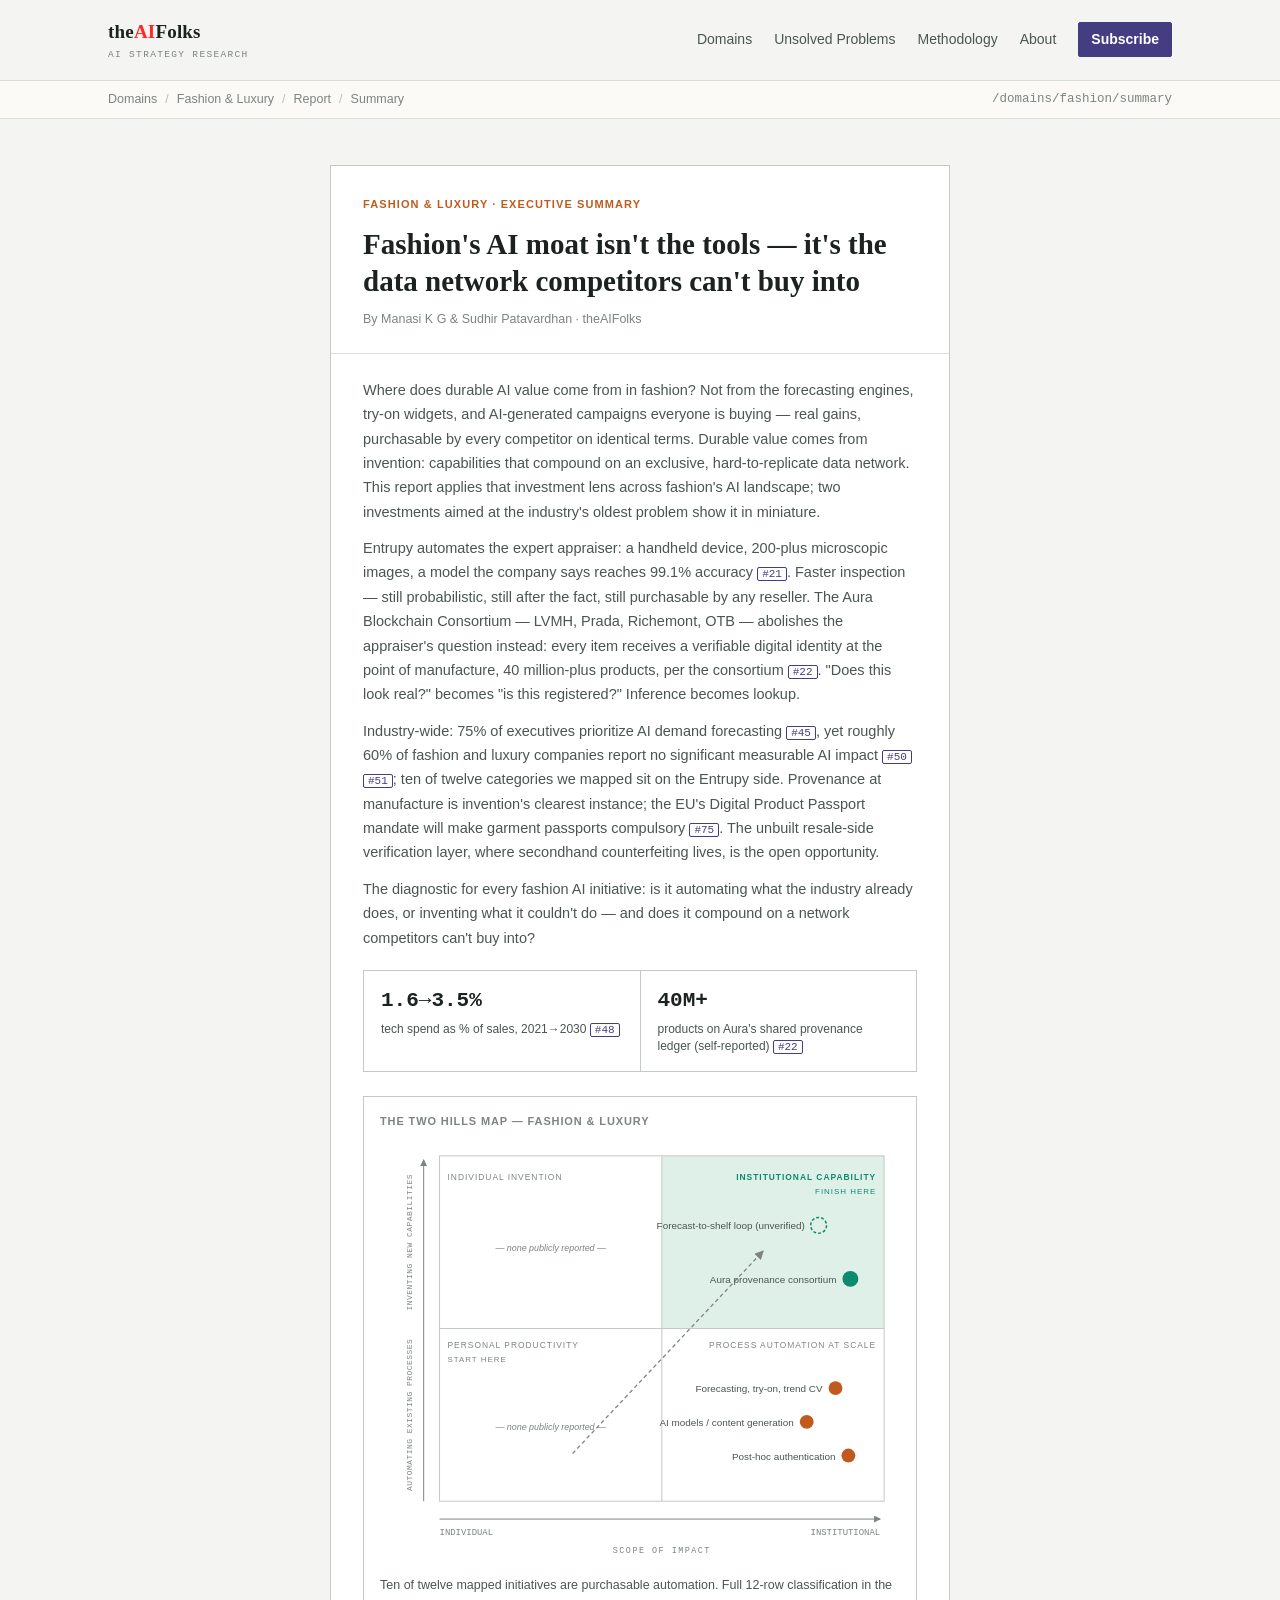
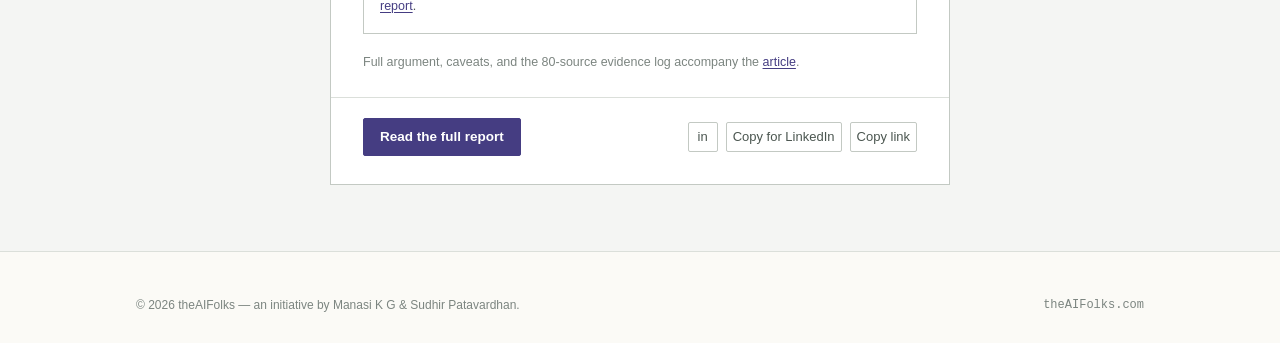
<file: docs/domains/fashion/summary.html>
<!doctype html>
<html lang="en">
<head>
<!-- Google tag (gtag.js) -->
<script async src="https://www.googletagmanager.com/gtag/js?id=G-B6Q7TYNEDR"></script>
<script>
  window.dataLayer = window.dataLayer || [];
  function gtag(){dataLayer.push(arguments);}
  gtag('js', new Date());

  gtag('config', 'G-B6Q7TYNEDR');
</script>
<meta charset="utf-8">
<meta name="viewport" content="width=device-width,initial-scale=1">
<title>Executive Summary — Fashion's AI Moat Isn't the Tools, It's the Data Network Competitors Can't Buy Into — theAIFolks</title>
<meta name="description" content="Where does durable AI value come from in fashion? Not from the forecasting engines, try-on widgets, and AI-generated campaigns everyone is buying — real gains, purchasable by every competitor on identical terms. Durable value comes from invention: capabilities that compound on an exclusive, hard-to-replicate data network.">
<meta property="og:title" content="Fashion's AI Moat Isn't the Tools — It's the Data Network Competitors Can't Buy Into">
<meta property="og:description" content="Where does durable AI value come from in fashion? Not from the forecasting engines, try-on widgets, and AI-generated campaigns everyone is buying — real gains, purchasable by every competitor on identical terms. Durable value comes from invention: capabilities that compound on an exclusive, hard-to-replicate data network.">
<meta property="og:image" content="https://www.theaifolks.com/assets/og/fashion-summary.png">
<meta property="og:image:width" content="1200">
<meta property="og:image:height" content="630">
<meta property="og:image:alt" content="theAIFolks — Fashion &amp; Luxury: the Two Hills quadrant map, showing 10 of 12 AI initiative categories in Process Automation at Scale and two Institutional Capability candidates.">
<meta property="og:url" content="https://www.theaifolks.com/domains/fashion/summary.html">
<meta property="og:type" content="article">
<meta name="twitter:card" content="summary_large_image">
<meta name="twitter:title" content="Fashion's AI Moat Isn't the Tools — It's the Data Network Competitors Can't Buy Into">
<meta name="twitter:description" content="Where does durable AI value come from in fashion? Not from the tools everyone's buying — from an exclusive, hard-to-replicate data network. Two AI investments in fashion's oldest problem show the difference.">
<meta name="twitter:image" content="https://www.theaifolks.com/assets/og/fashion-summary.png">
<link rel="icon" href="data:image/svg+xml,%3Csvg xmlns='http://www.w3.org/2000/svg' viewBox='0 0 32 32'%3E%3Crect width='32' height='32' fill='%23453D82'/%3E%3Cpath d='M2 26 L11 12 L17 20 L23 9 L30 26 Z' fill='%23F4F5F3'/%3E%3C/svg%3E">
<link rel="stylesheet" href="../../assets/css/site.css?v=3">
<script src="../../assets/js/site.js?v=3" defer></script>
</head>
<body>
<a class="skip-link" href="#main">Skip to content</a>

<header class="site-header">
  <div class="site-header-inner">
    <a href="../../" class="wordmark">
      <span class="name">the<span class="ai">AI</span>Folks</span>
      <span class="tag mono">AI Strategy Research</span>
    </a>
    <nav class="site-nav" aria-label="Primary">
      <a href="../../">Domains</a>
      <a href="../../problems/">Unsolved Problems</a>
      <a href="../../methodology.html">Methodology</a>
      <a href="../../about.html">About</a>
      <a class="btn btn-sm" href="../../index.html#subscribe">Subscribe</a>
    </nav>
  </div>
</header>

<div class="breadcrumb">
  <nav class="breadcrumb-inner" aria-label="Breadcrumb">
    <a href="../../">Domains</a><span class="sep" aria-hidden="true">/</span><a href="./">Fashion &amp; Luxury</a><span class="sep" aria-hidden="true">/</span><a href="report.html">Report</a><span class="sep" aria-hidden="true">/</span><span aria-current="page">Summary</span>
    <span class="breadcrumb-url mono">/domains/fashion/summary</span>
  </nav>
</div>

<main id="main">
<div class="container">
  <div class="summary-shell">
    <article class="summary-card">
      <div class="summary-card-top">
        <span class="k">Fashion &amp; Luxury · Executive Summary</span>
        <h1 class="serif">Fashion's AI moat isn't the tools — it's the data network competitors can't buy into</h1>
        <p style="margin:10px 0 0;font-size:12.5px;color:var(--ink-faint);">By Manasi K G &amp; Sudhir Patavardhan · theAIFolks</p>
      </div>
      <div class="summary-card-body">
        <p>Where does durable AI value come from in fashion? Not from the forecasting engines, try-on widgets, and AI-generated campaigns everyone is buying — real gains, purchasable by every competitor on identical terms. Durable value comes from invention: capabilities that compound on an exclusive, hard-to-replicate data network. This report applies that investment lens across fashion's AI landscape; two investments aimed at the industry's oldest problem show it in miniature.</p>
        <p>Entrupy automates the expert appraiser: a handheld device, 200-plus microscopic images, a model the company says reaches 99.1% accuracy <a class="cite" href="report.html#src-21">#21</a>. Faster inspection — still probabilistic, still after the fact, still purchasable by any reseller. The Aura Blockchain Consortium — LVMH, Prada, Richemont, OTB — abolishes the appraiser's question instead: every item receives a verifiable digital identity at the point of manufacture, 40 million-plus products, per the consortium <a class="cite" href="report.html#src-22">#22</a>. "Does this look real?" becomes "is this registered?" Inference becomes lookup.</p>
        <p>Industry-wide: 75% of executives prioritize AI demand forecasting <a class="cite" href="report.html#src-45">#45</a>, yet roughly 60% of fashion and luxury companies report no significant measurable AI impact <a class="cite" href="report.html#src-50">#50</a> <a class="cite" href="report.html#src-51">#51</a>; ten of twelve categories we mapped sit on the Entrupy side. Provenance at manufacture is invention's clearest instance; the EU's Digital Product Passport mandate will make garment passports compulsory <a class="cite" href="report.html#src-75">#75</a>. The unbuilt resale-side verification layer, where secondhand counterfeiting lives, is the open opportunity.</p>
        <p>The diagnostic for every fashion AI initiative: is it automating what the industry already does, or inventing what it couldn't do — and does it compound on a network competitors can't buy into?</p>
        <div class="summary-stat-grid">
          <div class="stat-tile"><div class="v">1.6→3.5%</div><div class="l">tech spend as % of sales, 2021→2030 <a class="cite" href="report.html#src-48">#48</a></div></div>
          <div class="stat-tile"><div class="v">40M+</div><div class="l">products on Aura's shared provenance ledger (self-reported) <a class="cite" href="report.html#src-22">#22</a></div></div>
        </div>

        <div class="summary-map">
          <span class="k">The Two Hills Map — Fashion &amp; Luxury</span>
          <svg viewBox="0 0 524 428" role="img" aria-label="Two Hills quadrant map for Fashion. Ten of twelve initiative categories cluster in Process Automation at Scale. The Aura provenance consortium and an unverified forecast-to-shelf loop sit in Institutional Capability, the finish-here quadrant.">
            <defs>
              <marker id="qarrow-s" viewBox="0 0 8 8" refX="7" refY="4" markerWidth="7" markerHeight="7" orient="auto-start-reverse">
                <path d="M0,0 L8,4 L0,8 z" fill="var(--ink-faint)"/>
              </marker>
            </defs>
            <line x1="44" y1="364" x2="44" y2="20" stroke="var(--ink-faint)" stroke-width="1" marker-end="url(#qarrow-s)"/>
            <text x="32" y="103" font-size="8" fill="var(--ink-faint)" font-family="ui-monospace,monospace" letter-spacing="0.5" text-anchor="middle" transform="rotate(-90 32 103)">INVENTING NEW CAPABILITIES</text>
            <text x="32" y="277" font-size="8" fill="var(--ink-faint)" font-family="ui-monospace,monospace" letter-spacing="0.5" text-anchor="middle" transform="rotate(-90 32 277)">AUTOMATING EXISTING PROCESSES</text>
            <line x1="60" y1="382" x2="504" y2="382" stroke="var(--ink-faint)" stroke-width="1" marker-end="url(#qarrow-s)"/>
            <text x="60" y="398" font-size="9" fill="var(--ink-faint)" font-family="ui-monospace,monospace">INDIVIDUAL</text>
            <text x="504" y="398" font-size="9" fill="var(--ink-faint)" font-family="ui-monospace,monospace" text-anchor="end">INSTITUTIONAL</text>
            <text x="284" y="416" font-size="8.5" fill="var(--ink-faint)" font-family="ui-monospace,monospace" letter-spacing="1.5" text-anchor="middle">SCOPE OF IMPACT</text>
            <rect x="284" y="16" width="224" height="174" fill="var(--ic-soft)"/>
            <rect x="60" y="16" width="448" height="348" fill="none" stroke="var(--border-strong)" stroke-width="1"/>
            <line x1="284" y1="16" x2="284" y2="364" stroke="var(--border-strong)" stroke-width="1"/>
            <line x1="60" y1="190" x2="508" y2="190" stroke="var(--border-strong)" stroke-width="1"/>
            <text x="68" y="40" font-size="8.5" fill="var(--ink-faint)" letter-spacing="1">INDIVIDUAL INVENTION</text>
            <text x="500" y="40" font-size="8.5" fill="var(--ic)" letter-spacing="1" text-anchor="end" font-weight="700">INSTITUTIONAL CAPABILITY</text>
            <text x="500" y="54" font-size="8" fill="var(--ic)" letter-spacing="1" text-anchor="end">FINISH HERE</text>
            <text x="68" y="210" font-size="8.5" fill="var(--ink-faint)" letter-spacing="1">PERSONAL PRODUCTIVITY</text>
            <text x="68" y="224" font-size="8" fill="var(--ink-faint)" letter-spacing="1">START HERE</text>
            <text x="500" y="210" font-size="8.5" fill="var(--ink-faint)" letter-spacing="1" text-anchor="end">PROCESS AUTOMATION AT SCALE</text>
            <text x="172" y="112" font-size="9" fill="var(--ink-faint)" font-style="italic" text-anchor="middle">— none publicly reported —</text>
            <text x="172" y="292" font-size="9" fill="var(--ink-faint)" font-style="italic" text-anchor="middle">— none publicly reported —</text>
            <line x1="194" y1="316" x2="386" y2="112" stroke="var(--ink-faint)" stroke-width="1.3" stroke-dasharray="4 3" marker-end="url(#qarrow-s)"/>
            <circle cx="474" cy="140" r="8" fill="var(--ic)"/>
            <text x="460" y="144" font-size="10" fill="var(--ink-soft)" text-anchor="end">Aura provenance consortium</text>
            <circle cx="442" cy="86" r="8" fill="none" stroke="var(--ic)" stroke-width="1.5" stroke-dasharray="3 2"/>
            <text x="428" y="90" font-size="10" fill="var(--ink-soft)" text-anchor="end">Forecast-to-shelf loop (unverified)</text>
            <circle cx="459" cy="250" r="7" fill="var(--pa)"/>
            <text x="446" y="254" font-size="10" fill="var(--ink-soft)" text-anchor="end">Forecasting, try-on, trend CV</text>
            <circle cx="430" cy="284" r="7" fill="var(--pa)"/>
            <text x="417" y="288" font-size="10" fill="var(--ink-soft)" text-anchor="end">AI models / content generation</text>
            <circle cx="472" cy="318" r="7" fill="var(--pa)"/>
            <text x="459" y="322" font-size="10" fill="var(--ink-soft)" text-anchor="end">Post-hoc authentication</text>
          </svg>
          <p class="map-caption">Ten of twelve mapped initiatives are purchasable automation. Full 12-row classification in the <a href="report.html#map">report</a>.</p>
        </div>

        <p style="margin-top:18px;font-size:12.5px;color:var(--ink-faint);">Full argument, caveats, and the 80-source evidence log accompany the <a href="report.html">article</a>.</p>
      </div>
      <div class="summary-share">
        <a href="report.html" class="btn">Read the full report</a>
        <div class="share-row">
          <a class="share-btn" href="https://www.linkedin.com/sharing/share-offsite/?url=https%3A%2F%2Fwww.theaifolks.com%2Fdomains%2Ffashion%2Fsummary.html" target="_blank" rel="noopener" title="Share on LinkedIn" aria-label="Share this summary on LinkedIn">in</a>
          <button class="share-btn" type="button" data-copy-target="#li-post-text" title="Copy a ready-to-paste LinkedIn post" aria-label="Copy post text for LinkedIn">Copy for LinkedIn</button>
          <button class="share-btn" type="button" data-copy-link="https://www.theaifolks.com/domains/fashion/summary.html" title="Copy link" aria-label="Copy link to this summary">Copy link</button>
        </div>
      </div>
    </article>
    <div id="li-post-text" hidden>Where does durable AI value come from in fashion?

Not from the forecasting engines, try-on widgets, and AI-generated campaigns every competitor can buy on identical terms. It comes from invention — capabilities that compound on an exclusive, hard-to-replicate data network.

Two AI investments aimed at fashion's oldest problem, counterfeiting, show the difference in miniature: one automates the expert appraiser, the other abolishes the question the appraiser existed to answer.

Full breakdown, the Two Hills investment map, and an 80-source evidence log:
https://www.theaifolks.com/domains/fashion/summary.html</div>
  </div>
</div>
</main>

<footer class="site-footer">
  <div class="container">
    <div class="footer-bottom footer-bottom-solo">
      <span>© 2026 theAIFolks — an initiative by Manasi K G &amp; Sudhir Patavardhan.</span>
      <span class="mono">theAIFolks.com</span>
    </div>
  </div>
</footer>
</body>
</html>
</file>
<file: docs/assets/css/site.css>
/* =========================================================================
   Two Hills Lab — theAIFolks.com
   Design system ported from the approved v2 mockup (cartographic survey
   report metaphor). Tokens are verbatim from site/design/architecture.md §3.
   ========================================================================= */

/* ============================= TOKENS ============================= */
:root{
  --paper:#F4F5F3;
  --surface:#FFFFFF;
  --surface-2:#EAF0EE;
  --surface-3:#FBFAF6;
  --ink:#1B2220;
  --ink-soft:#4B5650;
  --ink-faint:#7C8580;
  --border:#DBDFDA;
  --border-strong:#C3C9C3;
  --accent:#453D82;
  --accent-ink:#FFFFFF;
  --accent-soft:#ECEAF6;
  --pa:#C15A1E;
  --pa-soft:#F6E7DA;
  --ic:#0E8A6C;
  --ic-soft:#DFF0E8;
  --tier-p:#12283D;
  --tier-r:#23517A;
  --tier-n:#4C7EA6;
  --tier-v:#8FB4CE;
  --tier-v-ink:#12283D;
  --contour:rgba(27,34,32,0.07);
  color-scheme: light;
}
@media (prefers-color-scheme: dark){
  :root{
    --paper:#14181A;
    --surface:#1B2023;
    --surface-2:#1B2A27;
    --surface-3:#1E2426;
    --ink:#EDEFEC;
    --ink-soft:#B7C0BB;
    --ink-faint:#7E8985;
    --border:#30373A;
    --border-strong:#454E51;
    --accent:#9791DD;
    --accent-ink:#161320;
    --accent-soft:#241F3D;
    --pa:#E17C3D;
    --pa-soft:#3A2718;
    --ic:#2FB68F;
    --ic-soft:#123329;
    --tier-p:#B7D6EE;
    --tier-r:#82ADCC;
    --tier-n:#5C87A8;
    --tier-v:#3D6280;
    --tier-v-ink:#DCEAF4;
    --contour:rgba(237,239,236,0.06);
    color-scheme: dark;
  }
}

/* ============================= BASE ============================= */
*,*::before,*::after{ box-sizing:border-box; }
html{ background:var(--paper); scroll-behavior:smooth; }
body{
  margin:0;
  background:var(--paper);
  color:var(--ink);
  font-family:-apple-system,BlinkMacSystemFont,"Segoe UI",Helvetica,Arial,sans-serif;
  font-size:16px;
  line-height:1.5;
  -webkit-font-smoothing:antialiased;
}
.serif{ font-family:"Iowan Old Style","Palatino Linotype",Palatino,"Book Antiqua",Georgia,serif; }
.mono{ font-family:"SF Mono",ui-monospace,"IBM Plex Mono",Menlo,Consolas,monospace; }
h1,h2,h3,h4{ font-family:"Iowan Old Style","Palatino Linotype",Palatino,"Book Antiqua",Georgia,serif; font-weight:600; margin:0; text-wrap:balance; color:var(--ink); }
p{ margin:0; }
a{ color:var(--accent); text-decoration-thickness:1px; text-underline-offset:2px; }
a:focus-visible, button:focus-visible, input:focus-visible, summary:focus-visible{
  outline:2px solid var(--accent); outline-offset:2px; border-radius:2px;
}
button{ font-family:inherit; cursor:pointer; }
img,svg{ max-width:100%; display:block; }
.container{ max-width:1120px; margin:0 auto; padding:0 28px; }
.prose-col{ max-width:700px; }
.skip-link{ position:absolute; left:-9999px; top:0; background:var(--accent); color:var(--accent-ink); padding:8px 14px; z-index:300; }
.skip-link:focus{ left:0; }
@media (max-width:640px){ .container{ padding:0 18px; } }
@media (prefers-reduced-motion:reduce){
  html{ scroll-behavior:auto; }
  *{ animation-duration:0.001ms !important; transition-duration:0.001ms !important; }
}

/* ============================= SITE HEADER / BREADCRUMB / FOOTER ============================= */
.site-header{ border-bottom:1px solid var(--border); background:var(--paper); }
.site-header-inner{ max-width:1120px; margin:0 auto; padding:18px 28px; display:flex; align-items:center; gap:24px; }
.wordmark{ display:flex; flex-direction:column; gap:1px; text-decoration:none; }
.wordmark .name{ font-family:"Iowan Old Style","Palatino Linotype",Palatino,Georgia,serif; font-size:19px; font-weight:600; letter-spacing:0.01em; color:var(--ink); }
.wordmark .name .ai{ color:#FF2828; }
.wordmark .tag{ font-size:9.5px; letter-spacing:0.14em; text-transform:uppercase; color:var(--ink-faint); }
.site-nav{ display:flex; align-items:center; gap:22px; margin-left:auto; }
.site-nav a{ color:var(--ink-soft); text-decoration:none; font-size:14px; }
.site-nav a:hover{ color:var(--ink); }
.site-nav a[aria-current="page"]{ color:var(--ink); font-weight:600; }
.site-nav a.btn, .site-nav a.btn:hover{ color:var(--accent-ink); }
.btn{ display:inline-flex; align-items:center; gap:6px; padding:8px 16px; font-size:13.5px; font-weight:600; border-radius:2px; border:1px solid var(--accent); background:var(--accent); color:var(--accent-ink); text-decoration:none; white-space:nowrap; cursor:pointer; }
.btn-ghost{ background:transparent; color:var(--ink); border:1px solid var(--border-strong); }
.btn-sm{ padding:6px 12px; font-size:12.5px; }
@media (max-width:760px){ .site-nav a:not(.btn){ display:none; } }

.breadcrumb{ border-bottom:1px solid var(--border); background:var(--surface-3); }
.breadcrumb-inner{ max-width:1120px; margin:0 auto; padding:9px 28px; display:flex; align-items:center; gap:8px; flex-wrap:wrap; font-size:12.5px; color:var(--ink-faint); }
.breadcrumb-inner a{ color:var(--ink-faint); text-decoration:none; }
.breadcrumb-inner a:hover{ color:var(--accent); }
.breadcrumb-inner .sep{ opacity:.5; }
.breadcrumb-url{ margin-left:auto; }

.site-footer{ border-top:1px solid var(--border); background:var(--surface-3); padding:44px 0 30px; }
.footer-grid{ display:grid; grid-template-columns:1.4fr 1fr 1fr 1fr; gap:32px; }
@media (max-width:760px){ .footer-grid{ grid-template-columns:1fr 1fr; } }
.footer-grid h2{ font-family:inherit; font-size:11px; letter-spacing:0.08em; text-transform:uppercase; color:var(--ink-faint); margin-bottom:10px; font-weight:600; }
.footer-grid ul{ list-style:none; margin:0; padding:0; display:flex; flex-direction:column; gap:7px; }
.footer-grid a{ color:var(--ink-soft); text-decoration:none; font-size:13.5px; }
.footer-grid a:hover{ color:var(--accent); }
.footer-grid .planned-link{ color:var(--ink-faint); font-size:13.5px; }
.footer-bottom{ max-width:1120px; margin:36px auto 0; padding:16px 28px 0; border-top:1px solid var(--border); display:flex; justify-content:space-between; gap:12px; flex-wrap:wrap; font-size:12px; color:var(--ink-faint); }
.footer-bottom-solo{ margin-top:0; padding-top:0; border-top:none; }

/* ============================= PREVIEW BANNER ============================= */
.preview-banner{ background:var(--pa-soft); border-bottom:1px solid var(--pa); color:var(--ink); }
.preview-banner-inner{ max-width:1120px; margin:0 auto; padding:9px 28px; font-size:12.5px; display:flex; gap:10px; align-items:baseline; flex-wrap:wrap; }
.preview-banner .k{ font-weight:700; letter-spacing:0.08em; text-transform:uppercase; font-size:10.5px; color:var(--pa); white-space:nowrap; }

/* ============================= HERO / CONTOUR MOTIF ============================= */
.contour-field{ position:relative; overflow:hidden; }
.contour-field svg.contours{ position:absolute; inset:0; width:100%; height:100%; z-index:0; }
.contour-field > .container{ position:relative; z-index:1; }
.hero{ padding:56px 0 50px; }
.eyebrow{ display:inline-flex; align-items:center; gap:8px; font-size:11px; letter-spacing:0.12em; text-transform:uppercase; color:var(--ink-faint); margin-bottom:16px; }
.eyebrow .dot{ width:6px; height:6px; border-radius:50%; background:var(--accent); }
.hero h1{ font-size:clamp(27px,3.8vw,42px); line-height:1.15; max-width:17ch; }
.hero .sub{ margin-top:16px; max-width:58ch; font-size:16px; line-height:1.6; color:var(--ink-soft); }
.hero-actions{ margin-top:22px; display:flex; gap:12px; flex-wrap:wrap; }

/* ============================= SECTION SCAFFOLDING ============================= */
section{ padding:52px 0; border-top:1px solid var(--border); }
section.no-rule{ border-top:none; }
.section-head{ margin-bottom:26px; display:flex; align-items:baseline; justify-content:space-between; gap:16px; flex-wrap:wrap; }
.section-head h2{ font-size:22px; }
.section-kicker{ font-size:11px; letter-spacing:0.1em; text-transform:uppercase; color:var(--ink-faint); margin-bottom:8px; display:block; }
.section-intro{ font-size:14.5px; color:var(--ink-soft); line-height:1.65; max-width:64ch; }

/* ============================= TIER DIVIDER ============================= */
.tier-divider{ display:flex; align-items:center; gap:14px; margin:44px 0 20px; }
.tier-divider:first-of-type{ margin-top:0; }
.tier-divider .line{ flex:1; height:1px; background:var(--border); }
.tier-divider .lbl{ font-size:11px; letter-spacing:0.1em; text-transform:uppercase; color:var(--ink-faint); white-space:nowrap; }

/* ============================= DOMAIN CARD (home) ============================= */
.domain-card{ border:1px solid var(--border-strong); background:var(--surface); padding:0; display:grid; grid-template-columns:1fr 290px; }
@media (max-width:760px){ .domain-card{ grid-template-columns:1fr; } }
.domain-card-main{ padding:28px 30px; }
.status-chip{ display:inline-flex; align-items:center; gap:6px; font-size:10.5px; letter-spacing:0.08em; text-transform:uppercase; font-weight:700; padding:3px 9px; border:1px solid var(--pa); color:var(--pa); border-radius:2px; margin-bottom:14px; }
.status-chip .dot{ width:5px; height:5px; border-radius:50%; background:var(--pa); }
.status-chip.planned{ border-style:dashed; border-color:var(--ink-faint); color:var(--ink-faint); }
.status-chip.planned .dot{ background:var(--ink-faint); }
.status-chip.published{ border-color:var(--ic); color:var(--ic); }
.status-chip.published .dot{ background:var(--ic); }
.domain-card h3{ font-size:22px; margin-bottom:10px; }
.domain-card p.desc{ color:var(--ink-soft); font-size:14.5px; line-height:1.6; max-width:56ch; }
.domain-card .meta{ margin-top:15px; font-size:12.5px; color:var(--ink-faint); display:flex; gap:14px; flex-wrap:wrap; }
.domain-card .meta span{ display:inline-flex; align-items:center; gap:5px; }
.domain-card-actions{ margin-top:18px; display:flex; align-items:center; gap:18px; flex-wrap:wrap; }
.link-arrow{ font-size:13.5px; text-decoration:none; font-weight:600; }
.link-arrow:hover{ text-decoration:underline; }
.domain-card-side{ border-left:1px solid var(--border); background:var(--surface-3); padding:24px 26px; display:flex; flex-direction:column; justify-content:center; gap:9px; }
@media (max-width:760px){ .domain-card-side{ border-left:none; border-top:1px solid var(--border); } }
.domain-card-side label{ font-size:11px; letter-spacing:0.06em; text-transform:uppercase; color:var(--ink-faint); }
.notify-row{ display:flex; gap:0; }
.notify-row input{ flex:1; min-width:0; padding:9px 10px; font-size:13.5px; border:1px solid var(--border-strong); border-right:none; background:var(--surface); color:var(--ink); border-radius:2px 0 0 2px; }
.notify-row button{ padding:9px 14px; font-size:13px; font-weight:600; border-radius:0 2px 2px 0; border:1px solid var(--accent); background:var(--accent); color:var(--accent-ink); }
.fineprint{ font-size:11.5px; color:var(--ink-faint); line-height:1.5; }

/* ============================= PLANNED DOMAIN GRID ============================= */
.domain-grid-planned{ display:grid; grid-template-columns:repeat(4,1fr); gap:1px; background:var(--border); border:1px solid var(--border); }
@media (max-width:900px){ .domain-grid-planned{ grid-template-columns:1fr 1fr; } }
@media (max-width:520px){ .domain-grid-planned{ grid-template-columns:1fr; } }
.planned-card{ background:var(--surface); padding:22px 22px 20px; display:flex; flex-direction:column; gap:11px; }
.planned-card h3{ font-size:16px; font-family:-apple-system,BlinkMacSystemFont,"Segoe UI",sans-serif; font-weight:700; }
.planned-card p.pdesc{ font-size:12.5px; color:var(--ink-soft); line-height:1.55; flex:1; }
.planned-card .notify-row input{ font-size:12px; padding:7px 8px; }
.planned-card .notify-row button{ font-size:11px; padding:7px 9px; }
.planned-card .fineprint{ font-size:10.5px; }

/* ============================= HOW WE WORK STRIP ============================= */
.work-grid{ display:grid; grid-template-columns:repeat(4,1fr); gap:0; border:1px solid var(--border); }
@media (max-width:860px){ .work-grid{ grid-template-columns:1fr 1fr; } }
@media (max-width:520px){ .work-grid{ grid-template-columns:1fr; } }
.work-cell{ padding:22px 20px; border-left:1px solid var(--border); }
.work-grid .work-cell:first-child{ border-left:none; }
@media (max-width:860px){ .work-cell:nth-child(2n+1){ border-left:none; } .work-cell:nth-child(n+3){ border-top:1px solid var(--border); } }
@media (max-width:520px){ .work-cell{ border-left:none !important; } .work-cell:not(:first-child){ border-top:1px solid var(--border); } }
.work-cell .num{ font-family:"SF Mono",ui-monospace,monospace; font-size:11px; color:var(--ink-faint); margin-bottom:10px; }
.work-cell h3{ font-size:15px; margin-bottom:8px; font-family:-apple-system,BlinkMacSystemFont,"Segoe UI",sans-serif; font-weight:700; }
.work-cell p{ font-size:13.5px; color:var(--ink-soft); line-height:1.55; }

/* ============================= SUBSCRIBE / TEASER BLOCKS ============================= */
.subscribe-block{ border:1px solid var(--border-strong); background:var(--surface-2); padding:32px 34px; display:flex; align-items:center; justify-content:space-between; gap:24px; flex-wrap:wrap; }
.subscribe-block h2, .subscribe-block h3{ font-size:19px; margin-bottom:6px; }
.subscribe-block p{ font-size:13.5px; color:var(--ink-soft); max-width:44ch; }
.subscribe-form{ display:flex; gap:0; min-width:320px; }
.subscribe-form input{ flex:1; min-width:0; padding:11px 12px; font-size:14px; border:1px solid var(--border-strong); border-right:none; background:var(--surface); color:var(--ink); border-radius:2px 0 0 2px; }
.subscribe-form button{ padding:11px 18px; border-radius:0 2px 2px 0; border:1px solid var(--accent); background:var(--accent); color:var(--accent-ink); font-weight:600; font-size:14px; }
@media (max-width:640px){ .subscribe-form{ min-width:0; width:100%; } }

.problems-teaser{ border:1px solid var(--border-strong); background:var(--surface); padding:30px 32px; display:flex; align-items:center; gap:28px; justify-content:space-between; flex-wrap:wrap; }
.problems-teaser .txt h2{ font-size:19px; margin-bottom:8px; }
.problems-teaser .txt p{ font-size:13.5px; color:var(--ink-soft); max-width:52ch; line-height:1.6; }
.problems-teaser .stat-strip{ display:flex; gap:22px; flex-wrap:wrap; }
.problems-teaser .stat-strip .s{ text-align:center; }
.problems-teaser .stat-strip .s .v{ font-family:"SF Mono",ui-monospace,monospace; font-size:24px; font-weight:600; color:var(--ink); }
.problems-teaser .stat-strip .s .l{ font-size:10.5px; color:var(--ink-faint); letter-spacing:0.04em; text-transform:uppercase; margin-top:4px; }

/* ============================= ARTICLE MASTHEAD ============================= */
.masthead{ padding:40px 0 32px; }
.domain-tag{ font-size:11.5px; letter-spacing:0.1em; text-transform:uppercase; color:var(--pa); font-weight:700; margin-bottom:16px; display:block; }
.masthead h1{ font-size:clamp(26px,3.6vw,40px); max-width:24ch; line-height:1.13; }
.masthead .deck{ margin-top:16px; font-size:18px; line-height:1.55; color:var(--ink-soft); max-width:46ch; }
.masthead .deck em{ font-style:normal; color:var(--ink); border-bottom:1px solid var(--pa); }
.byline-row{ margin-top:22px; display:flex; align-items:center; gap:16px; flex-wrap:wrap; font-size:12.5px; color:var(--ink-faint); }
.byline-row .sep{ opacity:0.5; }

/* sticky sub-nav */
.subnav-wrap{ position:sticky; top:0; z-index:50; background:var(--paper); border-top:1px solid var(--border); border-bottom:1px solid var(--border); }
.subnav{ max-width:1120px; margin:0 auto; padding:0 28px; display:flex; gap:0; overflow-x:auto; }
.subnav a{ flex:0 0 auto; padding:12px 16px; font-size:13px; color:var(--ink-faint); text-decoration:none; border-bottom:2px solid transparent; white-space:nowrap; }
.subnav a:hover{ color:var(--ink); }

/* ============================= EXEC SUMMARY PANEL ============================= */
.exec-panel{ border:1px solid var(--border-strong); background:var(--surface-2); padding:30px 32px; }
.exec-panel-head{ display:flex; align-items:center; justify-content:space-between; gap:14px; flex-wrap:wrap; margin-bottom:16px; }
.exec-panel-head .k{ font-size:11px; letter-spacing:0.1em; text-transform:uppercase; color:var(--ink-faint); font-weight:700; }
.share-row{ display:flex; gap:8px; }
.share-btn{ min-width:30px; height:30px; display:inline-flex; align-items:center; justify-content:center; border:1px solid var(--border-strong); background:var(--surface); border-radius:2px; color:var(--ink-soft); text-decoration:none; font-size:13px; padding:0 6px; }
.share-btn:hover{ color:var(--accent); border-color:var(--accent); }
.exec-panel p.summary-text{ font-size:16px; line-height:1.68; color:var(--ink); }
.exec-panel p.summary-text + p.summary-text{ margin-top:14px; }
.stat-grid{ margin-top:24px; display:grid; grid-template-columns:repeat(4,1fr); gap:1px; background:var(--border-strong); border:1px solid var(--border-strong); }
@media (max-width:760px){ .stat-grid{ grid-template-columns:1fr 1fr; } }
.stat-tile{ background:var(--surface); padding:17px 17px 15px; }
.stat-tile .v{ font-family:"SF Mono",ui-monospace,monospace; font-variant-numeric:tabular-nums; font-size:21px; font-weight:600; color:var(--ink); line-height:1.2; }
.stat-tile .l{ margin-top:8px; font-size:12px; color:var(--ink-soft); line-height:1.45; }
.cite{ font-family:"SF Mono",ui-monospace,monospace; font-size:11px; color:var(--accent); text-decoration:none; border:1px solid var(--accent); border-radius:2px; padding:0 4px; white-space:nowrap; }
.cite:hover{ background:var(--accent); color:var(--accent-ink); }

/* ============================= ARTICLE BODY ============================= */
.article-body{ max-width:700px; }
.article-body p{ font-size:16px; line-height:1.72; color:var(--ink); margin:0 0 20px; }
.article-body p:last-child{ margin-bottom:0; }
.article-body em{ font-style:italic; }
.article-body .cite{ margin:0 1px; }
.article-kicker{ font-size:11px; letter-spacing:0.1em; text-transform:uppercase; color:var(--ink-faint); font-weight:700; margin:0 0 18px; display:block; }

/* ============================= USE-CASE ROWS ============================= */
.usecase{ display:grid; grid-template-columns:190px 1fr; gap:22px; padding:18px 0; border-top:1px solid var(--border); }
.usecase:first-of-type{ border-top:none; padding-top:0; }
@media (max-width:640px){ .usecase{ grid-template-columns:1fr; gap:8px; } }
.usecase h3, .usecase h4{ font-size:14px; font-family:-apple-system,BlinkMacSystemFont,"Segoe UI",sans-serif; font-weight:700; }
.usecase .body{ font-size:14.5px; line-height:1.65; color:var(--ink-soft); }
.usecase .body .cite{ margin-left:2px; }

/* ============================= QUADRANT MAP ============================= */
.map-wrap{ display:grid; grid-template-columns:1.3fr 1fr; gap:30px; align-items:start; }
@media (max-width:860px){ .map-wrap{ grid-template-columns:1fr; } }
.map-caption{ font-size:14px; color:var(--ink-soft); line-height:1.65; }
.map-caption + .map-caption{ margin-top:12px; }
.map-note{ margin-top:16px; font-size:12px; color:var(--ink-faint); font-style:italic; }
.ic-cards{ margin-top:18px; display:flex; flex-direction:column; gap:12px; }
.ic-card{ border:1px solid var(--border-strong); background:var(--surface); padding:14px 16px; }
.ic-card .head{ display:flex; align-items:center; gap:8px; margin-bottom:6px; }
.ic-card .swatch{ width:9px; height:9px; border-radius:50%; background:var(--ic); flex:none; }
.ic-card .swatch.unverified{ background:transparent; border:1.5px dashed var(--ic); }
.ic-card .head h3, .ic-card .head h5{ font-size:13.5px; font-family:-apple-system,BlinkMacSystemFont,"Segoe UI",sans-serif; font-weight:700; margin:0; }
.ic-card .tag{ margin-left:auto; font-size:10px; letter-spacing:0.06em; text-transform:uppercase; color:var(--ink-faint); border:1px solid var(--border-strong); padding:1px 6px; border-radius:2px; }
.ic-card p{ font-size:13px; color:var(--ink-soft); line-height:1.55; }

.legend-grid{ margin-top:16px; display:grid; grid-template-columns:1fr 1fr; gap:5px 18px; font-size:12px; }
@media (max-width:480px){ .legend-grid{ grid-template-columns:1fr; } }
.legend-row{ display:flex; gap:8px; align-items:baseline; color:var(--ink-soft); line-height:1.5; padding:2px 0; }
.legend-row .n{ font-family:"SF Mono",ui-monospace,monospace; font-size:10.5px; width:16px; height:16px; border-radius:50%; display:inline-flex; align-items:center; justify-content:center; color:#fff; flex:none; }
.legend-row .n.pa{ background:var(--pa); }
.legend-row .n.ic{ background:var(--ic); }
.legend-row .n.ic.unverified{ background:transparent; color:var(--ic); border:1.5px dashed var(--ic); }

/* ============================= BLINDSPOTS ============================= */
.blindspot-grid{ display:grid; grid-template-columns:1fr 1fr; gap:1px; background:var(--border); border:1px solid var(--border); }
@media (max-width:760px){ .blindspot-grid{ grid-template-columns:1fr; } }
.blindspot-cell{ background:var(--surface); padding:19px 21px; }
.blindspot-cell h3, .blindspot-cell h4{ font-size:14px; font-family:-apple-system,BlinkMacSystemFont,"Segoe UI",sans-serif; font-weight:700; display:flex; align-items:center; gap:8px; margin-bottom:8px; }
.blindspot-cell h3::before, .blindspot-cell h4::before{ content:""; width:7px; height:7px; border-radius:50%; background:var(--pa); flex:none; }
.blindspot-cell p{ font-size:13.5px; line-height:1.6; color:var(--ink-soft); }

/* ============================= EVIDENCE LOG ============================= */
.evidence-head{ display:flex; align-items:center; justify-content:space-between; gap:16px; flex-wrap:wrap; margin-bottom:16px; }
.tier-legend{ display:flex; gap:14px; flex-wrap:wrap; font-size:11.5px; color:var(--ink-soft); }
.tier-legend .item{ display:flex; align-items:center; gap:5px; }
.filter-row{ display:flex; gap:6px; margin-bottom:14px; flex-wrap:wrap; }
.filter-chip{ padding:5px 12px; font-size:12px; border:1px solid var(--border-strong); background:var(--surface); color:var(--ink-soft); border-radius:2px; }
.filter-chip[aria-pressed="true"]{ background:var(--ink); color:var(--paper); border-color:var(--ink); font-weight:600; }
.filter-chip.disabled{ opacity:0.42; cursor:not-allowed; border-style:dashed; }
.evidence-table-wrap{ max-height:520px; overflow:auto; border:1px solid var(--border-strong); }
table.evidence{ width:100%; min-width:640px; border-collapse:collapse; font-size:12.5px; }
table.evidence thead th{ position:sticky; top:0; z-index:1; background:var(--surface-3); text-align:left; font-size:10.5px; letter-spacing:0.06em; text-transform:uppercase; color:var(--ink-faint); padding:9px 12px; border-bottom:1px solid var(--border-strong); font-weight:700; }
table.evidence td{ padding:9px 12px; border-bottom:1px solid var(--border); vertical-align:top; }
table.evidence tbody tr.grp td{ background:var(--surface-3); font-size:10.5px; letter-spacing:0.08em; text-transform:uppercase; color:var(--ink-faint); font-weight:700; padding:6px 12px; }
table.evidence tr:last-child td{ border-bottom:none; }
table.evidence tr:target td{ background:var(--accent-soft); }
td.n-col{ font-family:"SF Mono",ui-monospace,monospace; color:var(--ink-faint); width:38px; white-space:nowrap; }
td.tier-col{ width:36px; }
td.claim-col{ color:var(--ink); max-width:1px; width:44%; line-height:1.5; }
td.claim-col .row-note{ display:block; margin-top:4px; font-size:11.5px; color:var(--ink-faint); }
td.date-col{ font-family:"SF Mono",ui-monospace,monospace; font-size:11.5px; color:var(--ink-soft); white-space:nowrap; }
td.link-col a{ color:var(--ink-soft); text-decoration:none; font-size:12px; }
td.link-col a:hover{ color:var(--accent); text-decoration:underline; }
.tier-badge{ display:inline-flex; align-items:center; justify-content:center; width:20px; height:20px; border-radius:2px; font-size:10.5px; font-weight:700; font-family:"SF Mono",ui-monospace,monospace; color:#fff; }
.tier-badge.p{ background:var(--tier-p); }
.tier-badge.r{ background:var(--tier-r); }
.tier-badge.n{ background:var(--tier-n); }
.tier-badge.v{ background:var(--tier-v); color:var(--tier-v-ink); }
@media (prefers-color-scheme: dark){
  .tier-badge.p, .tier-badge.r{ color:#14181A; }
}
.evidence-count{ font-size:12.5px; color:var(--ink-faint); margin-top:10px; }

.gaps-box{ margin-top:24px; border:1.5px dashed var(--border-strong); padding:20px 22px; }
.gaps-box .k{ font-size:11px; letter-spacing:0.08em; text-transform:uppercase; color:var(--ink-faint); font-weight:700; margin-bottom:10px; display:block; }
.gaps-box ul{ margin:0; padding-left:18px; display:flex; flex-direction:column; gap:8px; }
.gaps-box li{ font-size:13px; line-height:1.55; color:var(--ink-soft); }

.method-note{ font-size:13.5px; color:var(--ink-soft); line-height:1.65; padding:22px 0; border-top:1px solid var(--border); }
.method-note a{ font-weight:600; }

/* ============================= SUMMARY VIEW ============================= */
.summary-shell{ padding:46px 0 66px; display:flex; justify-content:center; }
.summary-card{ width:100%; max-width:620px; border:1px solid var(--border-strong); background:var(--surface); }
.summary-card-top{ padding:30px 32px 24px; border-bottom:1px solid var(--border); }
.summary-card-top .k{ font-size:11px; letter-spacing:0.1em; text-transform:uppercase; color:var(--pa); font-weight:700; margin-bottom:14px; display:block; }
.summary-card-top h1{ font-size:clamp(23px,3.8vw,29px); line-height:1.28; }
.summary-card-body{ padding:24px 32px; }
.summary-card-body p{ font-size:14.5px; line-height:1.68; color:var(--ink-soft); }
.summary-card-body p + p{ margin-top:12px; }
.summary-stat-grid{ margin-top:20px; display:grid; grid-template-columns:1fr 1fr; gap:1px; background:var(--border-strong); border:1px solid var(--border-strong); }
.summary-map{ margin-top:24px; border:1px solid var(--border-strong); background:var(--surface); padding:16px; }
.summary-map .k{ display:block; font-size:11px; letter-spacing:0.08em; text-transform:uppercase; color:var(--ink-faint); font-weight:700; margin-bottom:10px; }
.summary-map svg{ width:100%; height:auto; display:block; }
.summary-map .map-caption{ margin-top:10px; font-size:12.5px; }
.summary-share{ padding:20px 32px 28px; display:flex; align-items:center; justify-content:space-between; gap:16px; flex-wrap:wrap; border-top:1px solid var(--border); }

/* ============================= DOMAIN LANDING PAGE ============================= */
.domain-masthead{ padding:44px 0 34px; }
.thesis-quote{ margin-top:18px; font-size:18px; line-height:1.55; color:var(--ink); max-width:52ch; font-family:"Iowan Old Style",Georgia,serif; border-left:3px solid var(--pa); padding-left:18px; }
.thesis-quote .qtag{ display:block; font-family:-apple-system,BlinkMacSystemFont,"Segoe UI",sans-serif; font-size:11px; letter-spacing:0.08em; text-transform:uppercase; color:var(--ink-faint); margin-bottom:8px; }
.domain-stat-row{ margin-top:24px; display:flex; gap:26px; flex-wrap:wrap; align-items:center; font-size:12.5px; color:var(--ink-faint); }
.domain-stat-row span{ display:inline-flex; align-items:center; gap:6px; }

.fanout-grid{ display:grid; grid-template-columns:repeat(3,1fr); gap:1px; background:var(--border-strong); border:1px solid var(--border-strong); }
@media (max-width:820px){ .fanout-grid{ grid-template-columns:1fr; } }
.fanout-card{ background:var(--surface); padding:26px 24px; display:flex; flex-direction:column; gap:10px; text-decoration:none; color:inherit; }
a.fanout-card:hover{ background:var(--surface-3); }
.fanout-card .fk{ font-size:10.5px; letter-spacing:0.08em; text-transform:uppercase; color:var(--accent); font-weight:700; }
.fanout-card h3{ font-size:17px; }
.fanout-card p{ font-size:13px; color:var(--ink-soft); line-height:1.55; flex:1; }
.fanout-card .stat{ font-size:11.5px; color:var(--ink-faint); font-family:"SF Mono",ui-monospace,monospace; }
.fanout-card .go{ font-size:13px; font-weight:600; color:var(--accent); }

.mini-problem-list{ display:flex; flex-direction:column; gap:1px; background:var(--border); border:1px solid var(--border); margin-top:2px; }
.mini-problem-row{ background:var(--surface); padding:13px 15px; display:flex; align-items:center; gap:12px; text-decoration:none; color:inherit; }
.mini-problem-row:hover{ background:var(--surface-3); }
.mini-problem-row .t{ flex:1; font-size:13.5px; color:var(--ink); }
.verdict-pill{ font-size:10px; letter-spacing:0.03em; padding:3px 8px; border-radius:2px; font-weight:700; white-space:nowrap; }
.verdict-pill.ic{ background:var(--ic-soft); color:var(--ic); }
.verdict-pill.pa{ background:var(--pa-soft); color:var(--pa); }
.verdict-pill.neutral{ border:1.5px dashed var(--border-strong); color:var(--ink-faint); background:transparent; }
.verdict-pill.open{ border:1.5px dashed var(--ic); color:var(--ic); background:transparent; }

/* ============================= RESEARCH MATERIALS ============================= */
.doc-type-badge{ display:inline-flex; align-items:center; gap:6px; font-size:10.5px; letter-spacing:0.07em; text-transform:uppercase; font-weight:700; color:var(--accent); border:1px solid var(--accent); border-radius:2px; padding:3px 9px; margin-bottom:12px; }
.doc-type-badge.optional{ color:var(--ink-faint); border-color:var(--border-strong); }
.research-doc-list{ display:grid; grid-template-columns:repeat(2,1fr); gap:1px; background:var(--border-strong); border:1px solid var(--border-strong); margin-top:24px; }
@media (max-width:760px){ .research-doc-list{ grid-template-columns:1fr; } }
.doc-card{ background:var(--surface); padding:20px 22px; text-decoration:none; color:inherit; display:flex; flex-direction:column; gap:9px; }
.doc-card:hover{ background:var(--surface-3); }
.doc-card .stat{ font-size:11.5px; color:var(--ink-faint); font-family:"SF Mono",ui-monospace,monospace; }
.doc-card h3{ font-size:15px; }
.doc-card p{ font-size:12.5px; color:var(--ink-soft); line-height:1.5; }

.structural-block{ border-left:3px solid var(--border-strong); padding-left:18px; margin-top:22px; max-width:78ch; }
.structural-block h3, .structural-block h4{ font-size:15px; margin-bottom:8px; }
.structural-block p{ font-size:13.5px; color:var(--ink-soft); line-height:1.65; }
.structural-block p + p{ margin-top:10px; }
.structural-block ul{ margin:10px 0 0; padding-left:18px; }
.structural-block li{ font-size:13.5px; color:var(--ink-soft); line-height:1.6; margin-bottom:6px; }
.structural-block strong{ color:var(--ink); }

.research-section-title{ font-size:22px; margin-bottom:4px; }
.research-section-sub{ font-size:13px; color:var(--ink-faint); margin-bottom:22px; max-width:78ch; line-height:1.6; }
.research-prose{ max-width:78ch; }
.research-prose p{ font-size:14px; line-height:1.7; color:var(--ink-soft); margin:0 0 14px; }
.research-prose p strong{ color:var(--ink); }
.research-prose ul{ margin:0 0 14px; padding-left:20px; }
.research-prose li{ font-size:14px; line-height:1.65; color:var(--ink-soft); margin-bottom:6px; }
.research-prose h3{ font-size:16px; margin:24px 0 10px; }

/* ============================= UNSOLVED PROBLEMS INDEX ============================= */
.problems-intro{ font-size:16px; line-height:1.65; color:var(--ink-soft); max-width:66ch; margin-top:16px; }
.problems-filter-row{ display:flex; gap:8px; flex-wrap:wrap; margin:28px 0 0; }
.problem-card{ border:1px solid var(--border-strong); background:var(--surface); margin-bottom:-1px; }
.problem-card summary{ list-style:none; cursor:pointer; padding:20px 24px; display:flex; align-items:center; gap:16px; flex-wrap:wrap; }
.problem-card summary::-webkit-details-marker{ display:none; }
.problem-card summary .q{ flex:1; min-width:240px; font-family:"Iowan Old Style",Georgia,serif; font-size:17px; color:var(--ink); line-height:1.35; }
.problem-card summary .domain-tag-pill{ font-size:10.5px; letter-spacing:0.05em; text-transform:uppercase; color:var(--ink-faint); border:1px solid var(--border-strong); padding:3px 8px; border-radius:2px; white-space:nowrap; }
.problem-card summary .chev{ font-size:11px; color:var(--ink-faint); transition:transform .15s; flex:none; }
.problem-card[open] summary .chev{ transform:rotate(90deg); }
.problem-card .pbody{ padding:0 24px 26px; border-top:1px solid var(--border); }
.problem-card .pbody dl{ margin:18px 0 0; display:grid; gap:16px; }
.problem-card .pbody dt{ font-size:11px; letter-spacing:0.07em; text-transform:uppercase; color:var(--ink-faint); font-weight:700; margin-bottom:5px; }
.problem-card .pbody dd{ margin:0; font-size:13.5px; line-height:1.65; color:var(--ink-soft); max-width:88ch; }
.problem-card .pbody dd .cite{ margin:0 2px; }
.problem-card .pbody .verdict-line{ margin-top:2px; display:flex; align-items:center; gap:10px; flex-wrap:wrap; }
.problem-card .pbody .deep-dive{ margin-top:16px; font-size:12px; color:var(--ink-faint); }
.problem-card .pbody .deep-dive a{ color:var(--ink-faint); }

/* ============================= METHODOLOGY ============================= */
.quad-table{ width:100%; border-collapse:collapse; border:1px solid var(--border-strong); }
.quad-table th, .quad-table td{ border:1px solid var(--border-strong); padding:16px 18px; text-align:left; vertical-align:top; font-size:13.5px; line-height:1.6; color:var(--ink-soft); }
.quad-table th{ background:var(--surface-3); font-size:11px; letter-spacing:0.08em; text-transform:uppercase; color:var(--ink-faint); font-weight:700; }
.quad-table td .qname{ display:block; font-weight:700; color:var(--ink); font-size:14px; margin-bottom:6px; font-family:-apple-system,BlinkMacSystemFont,"Segoe UI",sans-serif; }
.quad-table td.hl{ background:var(--ic-soft); }
.quad-table td.hl .qname{ color:var(--ic); }
.quad-table-wrap{ overflow-x:auto; }
.tier-def-list{ display:grid; gap:1px; background:var(--border-strong); border:1px solid var(--border-strong); }
.tier-def{ background:var(--surface); padding:16px 18px; display:flex; gap:14px; align-items:flex-start; }
.tier-def .tier-badge{ flex:none; margin-top:2px; }
.tier-def .t{ font-weight:700; font-size:13.5px; color:var(--ink); font-family:-apple-system,BlinkMacSystemFont,"Segoe UI",sans-serif; }
.tier-def p{ font-size:13px; color:var(--ink-soft); line-height:1.55; margin-top:3px; }
.step-list{ counter-reset:step; list-style:none; margin:0; padding:0; display:grid; gap:14px; }
.step-list li{ border:1px solid var(--border); background:var(--surface); padding:18px 20px 18px 58px; position:relative; font-size:13.5px; line-height:1.6; color:var(--ink-soft); }
.step-list li::before{ counter-increment:step; content:"0" counter(step); position:absolute; left:20px; top:19px; font-family:"SF Mono",ui-monospace,monospace; font-size:12px; color:var(--ink-faint); }
.step-list li strong{ color:var(--ink); }

/* ============================= ABOUT / GENERIC PROSE ============================= */
.page-prose{ max-width:700px; }
.page-prose p{ font-size:15px; line-height:1.7; color:var(--ink-soft); margin:0 0 16px; }
.page-prose p strong{ color:var(--ink); }
.page-prose ul{ padding-left:20px; margin:0 0 16px; }
.page-prose li{ font-size:14.5px; line-height:1.65; color:var(--ink-soft); margin-bottom:8px; }
.page-prose h2{ font-size:20px; margin:34px 0 12px; }
</file>
